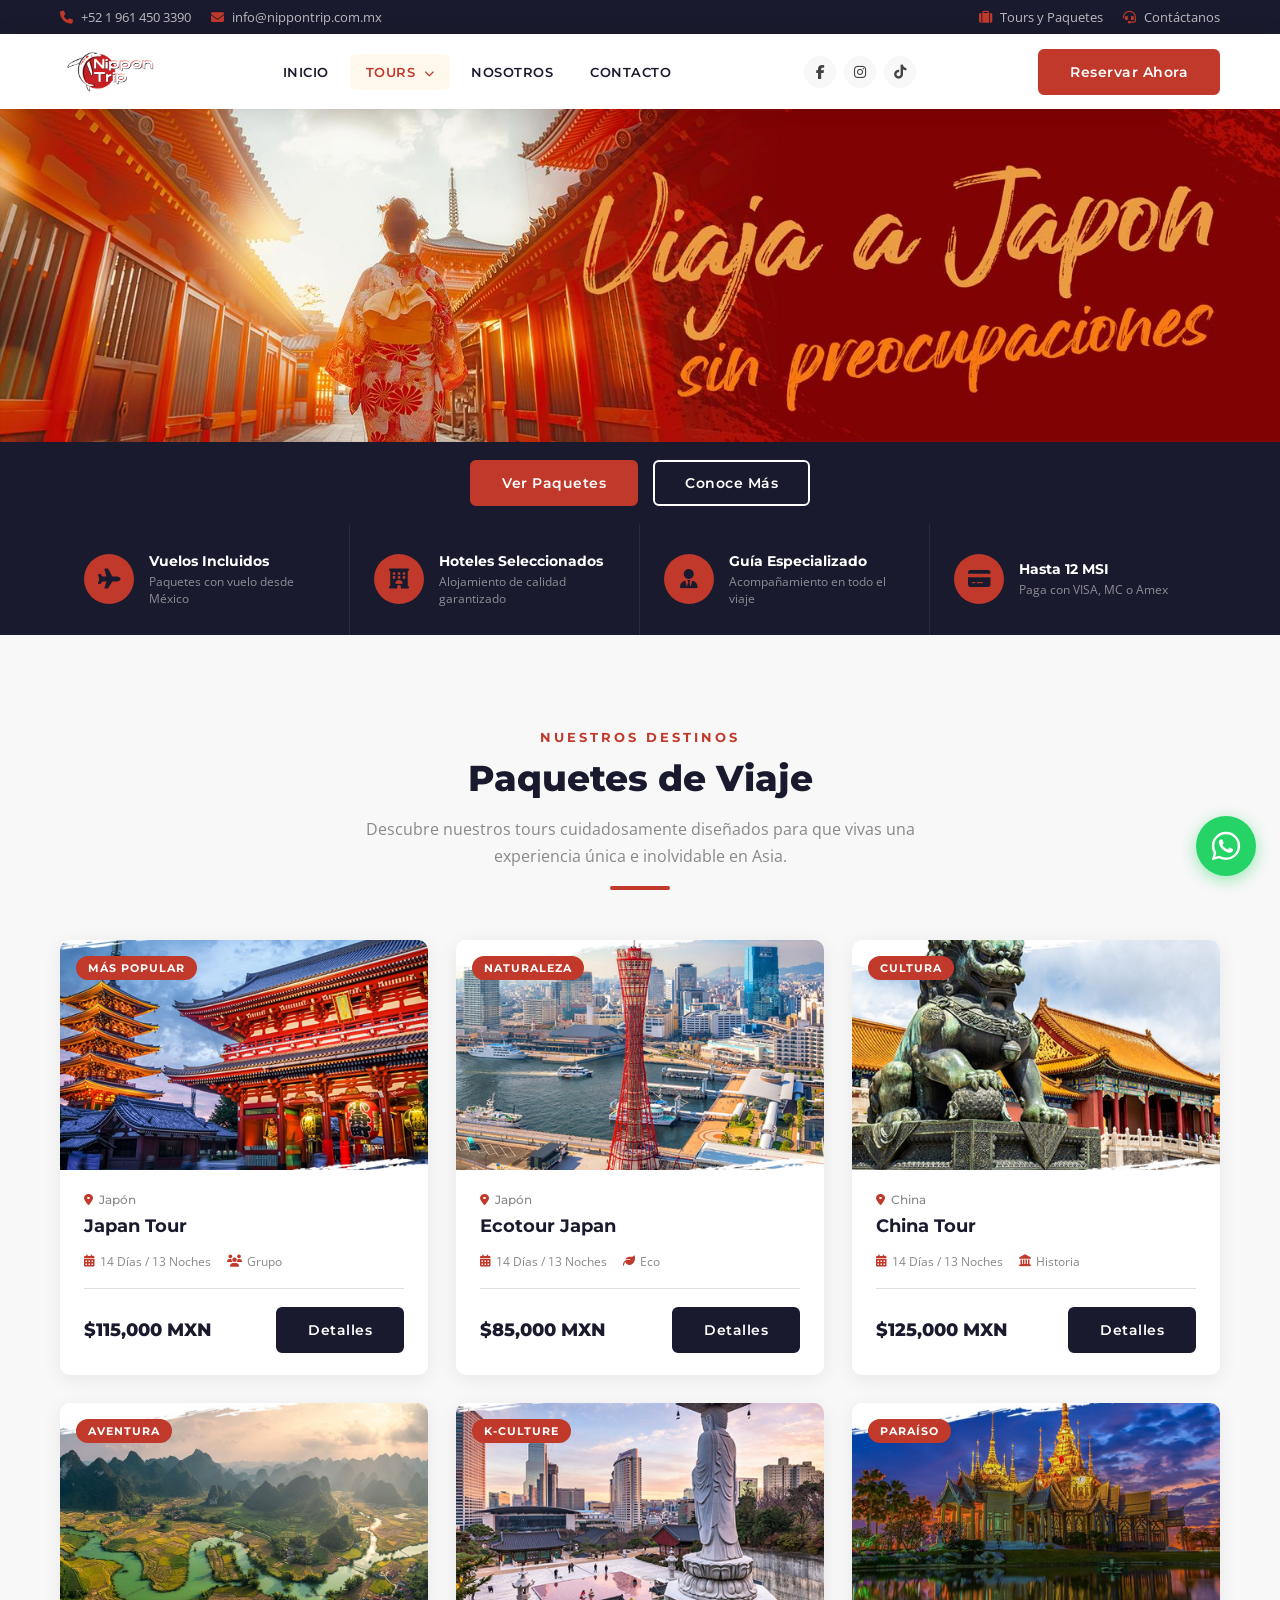
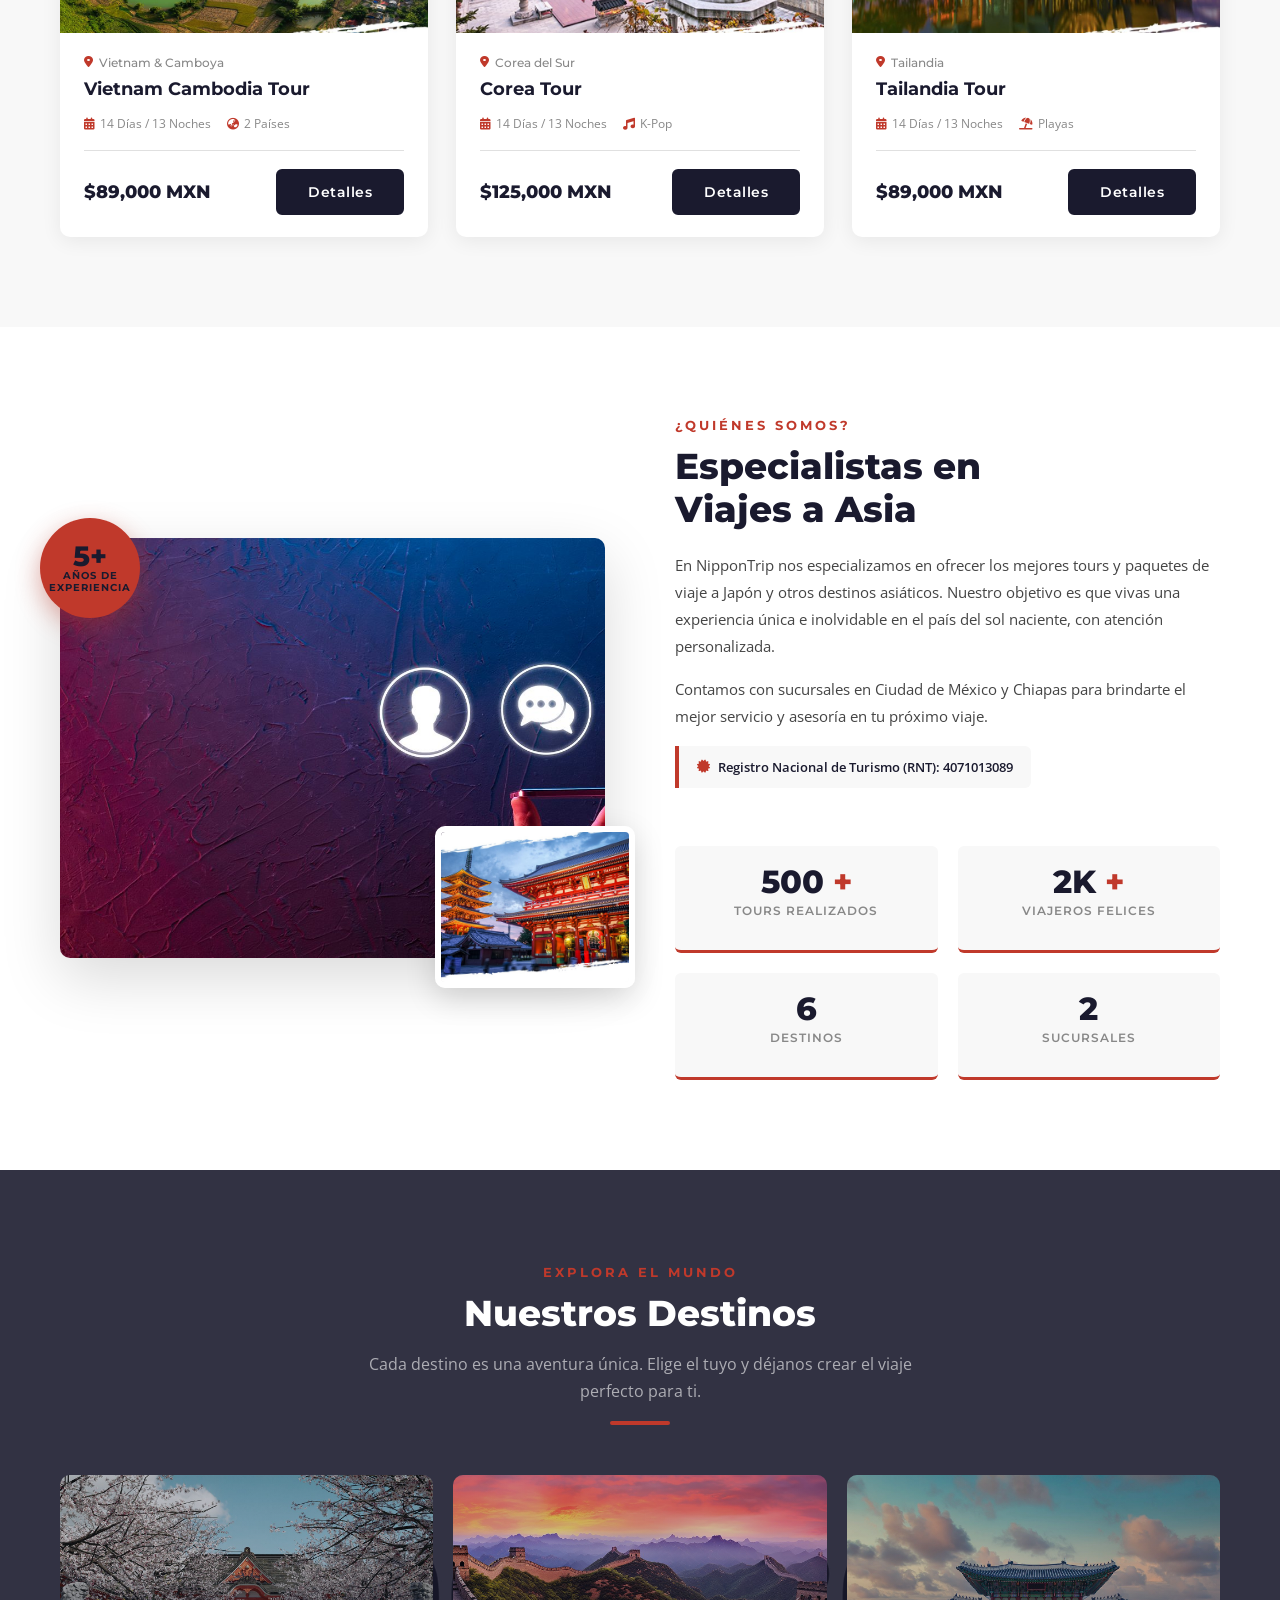
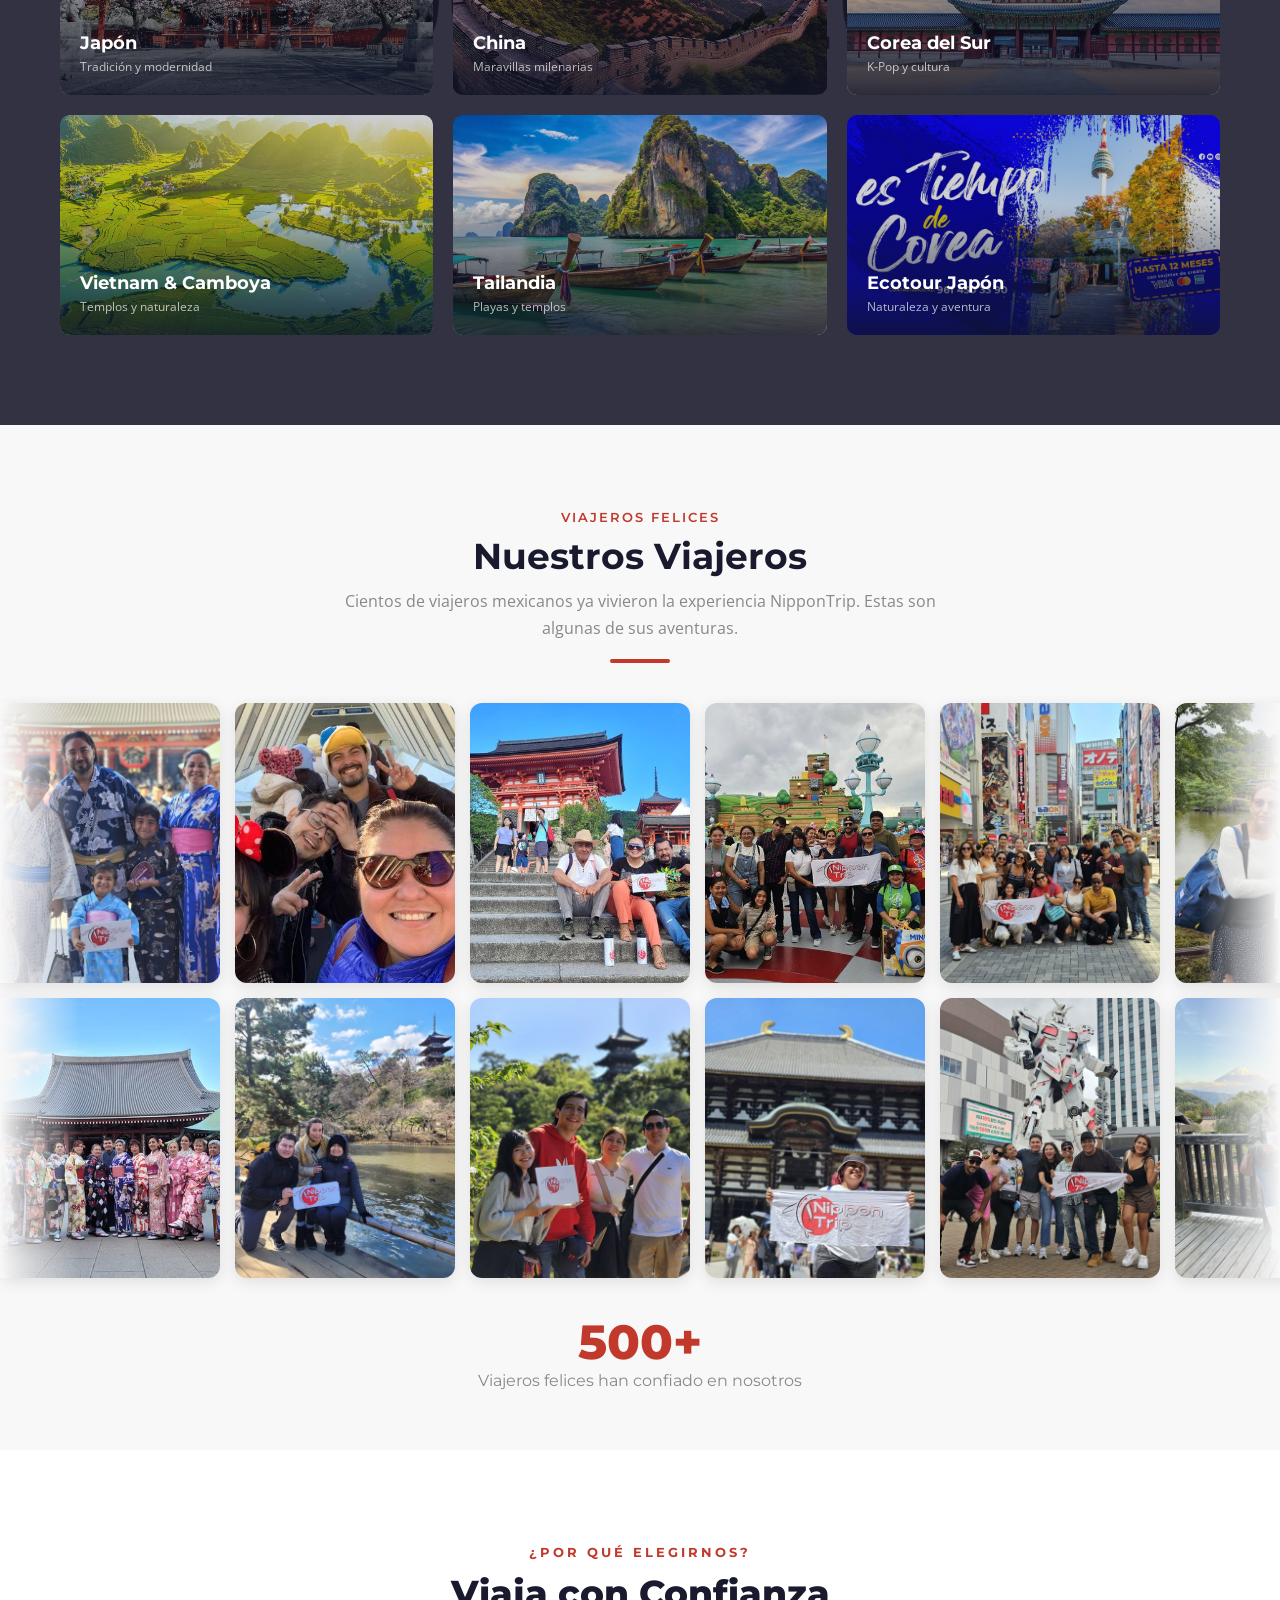
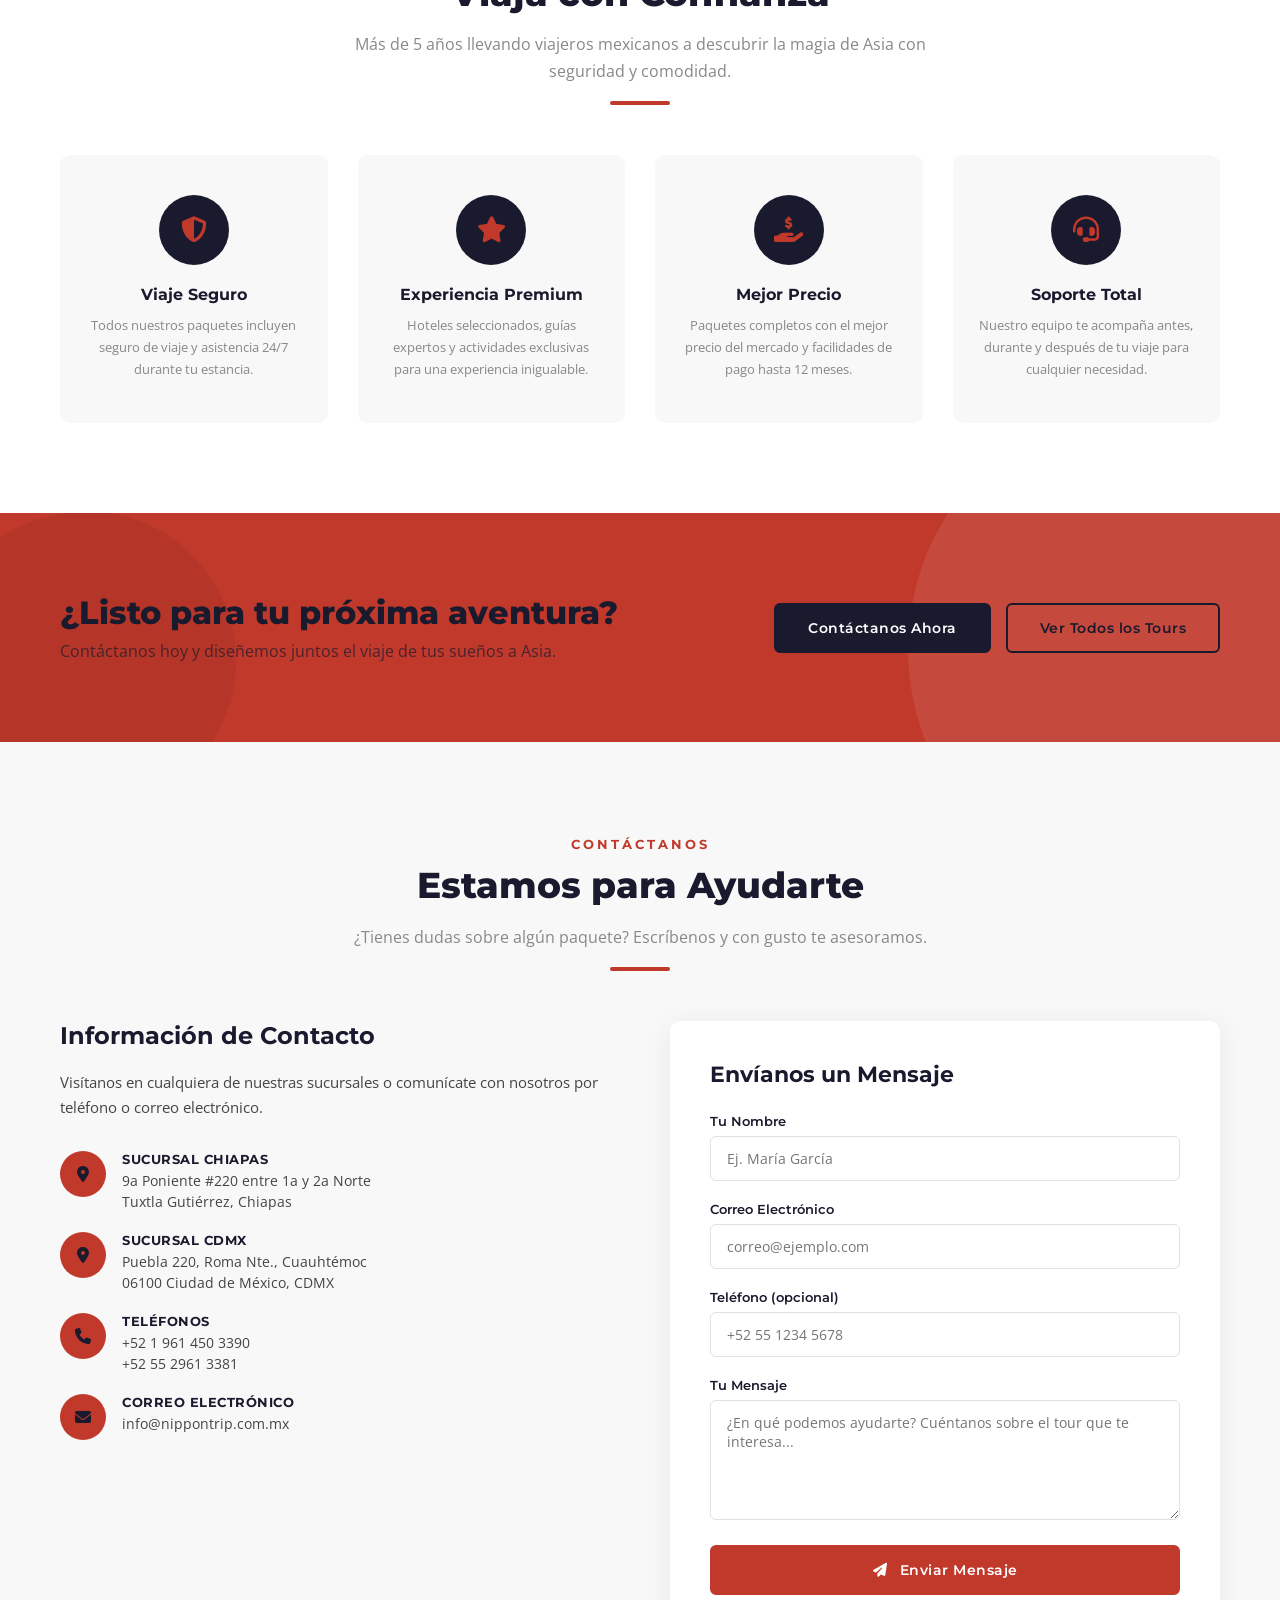
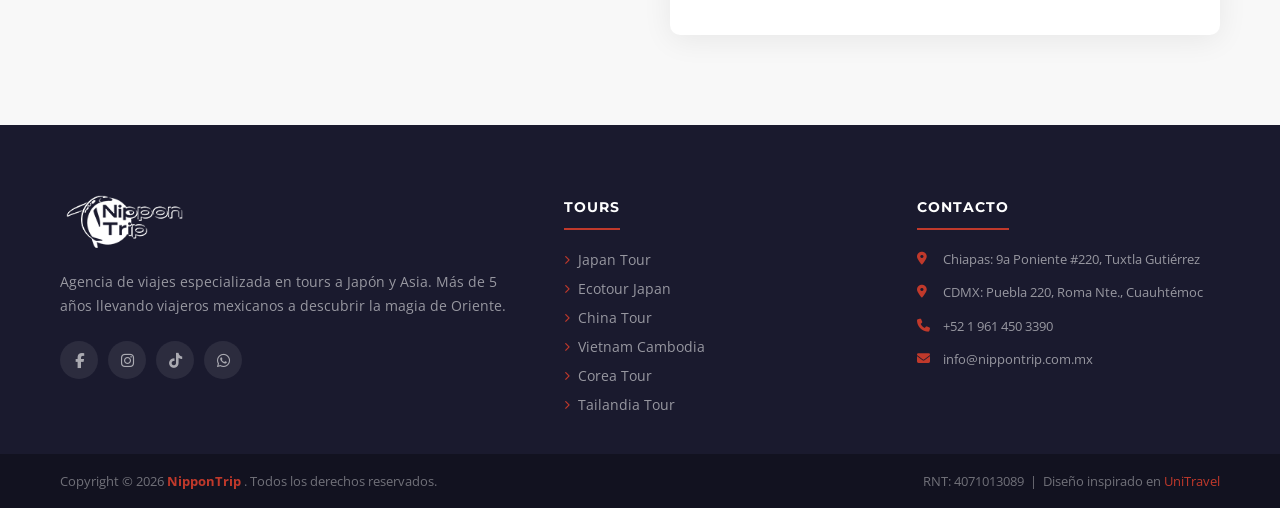
<file: index.html>
<!DOCTYPE html>

<html lang="es">
<head>
<meta charset="utf-8"/>
<meta content="width=device-width, initial-scale=1.0" name="viewport"/>
<meta content="Agencia de viajes mexicana especializada en tours a Japón, China, Corea del Sur, Vietnam, Camboya y Tailandia. Paquetes con vuelo, hotel y guía en español. ¡Reserva ahora!" name="description"/>
<title>
   NipponTrip | Agencia de Viajes a Japón y Asia desde México
  </title>
<!-- Google Fonts -->
<link href="https://fonts.googleapis.com" rel="preconnect"/>
<link crossorigin="" href="https://fonts.gstatic.com" rel="preconnect"/>
<link href="https://fonts.googleapis.com/css2?family=Montserrat:wght@300;400;500;600;700;800&amp;family=Open+Sans:wght@300;400;600&amp;display=swap" rel="stylesheet"/>
<!-- Font Awesome -->
<link href="https://cdnjs.cloudflare.com/ajax/libs/font-awesome/6.4.0/css/all.min.css" rel="stylesheet"/>
<link href="images/favicon.png" rel="icon" type="image/png"/>
<style>
   /* ============================================================
       RESET & BASE
    ============================================================ */
    *, *::before, *::after { box-sizing: border-box; margin: 0; padding: 0; }

    :root {
      --primary:    #c0392b;   /* rojo NipponTrip */
      --primary-dk: #a93226;
      --dark:       #1a1a2e;
      --dark2:      #16213e;
      --dark3:      #0f3460;
      --text:       #444;
      --text-light: #888;
      --white:      #ffffff;
      --light-bg:   #f8f8f8;
      --border:     #e0e0e0;
      --radius:     6px;
      --transition: all 0.35s ease;
    }

    html { scroll-behavior: smooth; }

    body {
      font-family: 'Open Sans', sans-serif;
      color: var(--text);
      background: var(--white);
      overflow-x: hidden;
    }

    a { text-decoration: none; color: inherit; }
    img { max-width: 100%; display: block; }
    ul { list-style: none; }

    .container {
      max-width: 1200px;
      margin: 0 auto;
      padding: 0 20px;
    }

    /* ============================================================
       BUTTONS
    ============================================================ */
    .btn {
      display: inline-block;
      padding: 12px 30px;
      border-radius: var(--radius);
      font-family: 'Montserrat', sans-serif;
      font-weight: 600;
      font-size: 14px;
      letter-spacing: 0.5px;
      cursor: pointer;
      transition: var(--transition);
      border: 2px solid transparent;
    }
    .btn-primary {
      background: var(--primary);
      color: #ffffff;
      border-color: var(--primary);
    }
    .btn-primary:hover {
      background: var(--primary-dk);
      border-color: var(--primary-dk);
      transform: translateY(-2px);
      box-shadow: 0 6px 20px rgba(192,57,43,0.4);
    }
    .btn-outline {
      background: transparent;
      color: var(--white);
      border-color: var(--white);
    }
    .btn-outline:hover {
      background: var(--white);
      color: var(--dark);
    }
    .btn-dark {
      background: var(--dark);
      color: var(--white);
      border-color: var(--dark);
    }
    .btn-dark:hover {
      background: var(--dark3);
      border-color: var(--dark3);
    }

    /* ============================================================
       SECTION HEADERS
    ============================================================ */
    .section-header {
      text-align: center;
      margin-bottom: 50px;
    }
    .section-header .label {
      display: inline-block;
      font-family: 'Montserrat', sans-serif;
      font-size: 13px;
      font-weight: 700;
      letter-spacing: 3px;
      text-transform: uppercase;
      color: var(--primary);
      margin-bottom: 12px;
    }
    .section-header h2 {
      font-family: 'Montserrat', sans-serif;
      font-size: 36px;
      font-weight: 800;
      color: var(--dark);
      line-height: 1.2;
      margin-bottom: 16px;
    }
    .section-header p {
      font-size: 16px;
      color: var(--text-light);
      max-width: 600px;
      margin: 0 auto;
      line-height: 1.7;
    }
    .section-header .divider {
      width: 60px;
      height: 4px;
      background: var(--primary);
      margin: 16px auto 0;
      border-radius: 2px;
    }

    /* ============================================================
       TOP BAR
    ============================================================ */
    .top-bar {
      background: var(--dark);
      padding: 8px 0;
      font-size: 13px;
      color: rgba(255,255,255,0.7);
    }
    .top-bar .container {
      display: flex;
      justify-content: space-between;
      align-items: center;
      flex-wrap: wrap;
      gap: 8px;
    }
    .top-bar a {
      color: rgba(255,255,255,0.7);
      transition: var(--transition);
    }
    .top-bar a:hover { color: var(--primary); }
    .top-bar .top-left, .top-bar .top-right {
      display: flex;
      align-items: center;
      gap: 20px;
    }
    .top-bar i { margin-right: 5px; color: var(--primary); }

    /* ============================================================
       NAVBAR
    ============================================================ */
    .navbar {
      position: sticky;
      top: 0;
      z-index: 1000;
      background: var(--white);
      box-shadow: 0 2px 20px rgba(0,0,0,0.1);
      transition: var(--transition);
    }
    .navbar.scrolled {
      background: rgba(255,255,255,0.97);
      backdrop-filter: blur(10px);
    }
    .navbar .container {
      display: flex;
      align-items: center;
      justify-content: space-between;
      height: 75px;
    }
    .navbar-logo img {
      height: 55px;
      width: auto;
    }
    .navbar-menu {
      display: flex;
      align-items: center;
      gap: 5px;
    }
    .navbar-menu > li {
      position: relative;
    }
    .navbar-menu > li > a {
      display: block;
      padding: 10px 16px;
      font-family: 'Montserrat', sans-serif;
      font-size: 13px;
      font-weight: 600;
      letter-spacing: 0.5px;
      text-transform: uppercase;
      color: var(--dark);
      border-radius: var(--radius);
      transition: var(--transition);
    }
    .navbar-menu > li > a:hover,
    .navbar-menu > li > a.active {
      color: var(--primary);
      background: rgba(232,160,32,0.08);
    }
    .navbar-menu > li > a i {
      font-size: 10px;
      margin-left: 4px;
    }

    /* Dropdown */
    .dropdown-menu {
      position: absolute;
      top: calc(100% + 10px);
      left: 0;
      background: var(--white);
      min-width: 220px;
      border-radius: var(--radius);
      box-shadow: 0 10px 40px rgba(0,0,0,0.15);
      opacity: 0;
      visibility: hidden;
      transform: translateY(10px);
      transition: var(--transition);
      border-top: 3px solid var(--primary);
      z-index: 100;
    }
    .navbar-menu > li:hover .dropdown-menu {
      opacity: 1;
      visibility: visible;
      transform: translateY(0);
    }
    .dropdown-menu li a {
      display: block;
      padding: 11px 20px;
      font-size: 13px;
      font-weight: 500;
      color: var(--text);
      transition: var(--transition);
      border-bottom: 1px solid var(--border);
    }
    .dropdown-menu li:last-child a { border-bottom: none; }
    .dropdown-menu li a:hover {
      color: var(--primary);
      background: var(--light-bg);
      padding-left: 26px;
    }

    
    /* Nav social icons */
    .nav-social { display: flex; align-items: center; gap: 8px; margin-left: 10px; }
    .nav-social a { width: 32px; height: 32px; border-radius: 50%; background: var(--light-bg); display: flex; align-items: center; justify-content: center; font-size: 14px; color: var(--text); transition: var(--transition); }
    .nav-social a:hover { background: var(--primary); color: #ffffff; }

    /* CTA button in nav */
    .navbar-cta {
      margin-left: 15px;
    }

    /* Mobile toggle */
    .navbar-toggle {
      display: none;
      background: none;
      border: none;
      cursor: pointer;
      padding: 5px;
      flex-direction: column;
      gap: 5px;
    }
    .navbar-toggle span {
      display: block;
      width: 25px;
      height: 2px;
      background: var(--dark);
      transition: var(--transition);
    }

    /* ============================================================
       HERO BANNER (imagen estática)
    ============================================================ */
    .hero {
      position: relative;
      overflow: hidden;
    }
    .hero-banner-img {
      width: 100%;
      display: block;
    }
    .hero-btns-bar {
      background: var(--dark);
      padding: 18px 0;
      text-align: center;
    }
    .hero-btns-bar .hero-btns {
      display: flex;
      gap: 15px;
      justify-content: center;
      flex-wrap: wrap;
    }

    @keyframes fadeInUp {
      from { opacity: 0; transform: translateY(30px); }
      to   { opacity: 1; transform: translateY(0); }
    }

    /* ============================================================
       FEATURES STRIP
    ============================================================ */
    .features-strip {
      background: var(--dark);
      padding: 0;
    }
    .features-strip .container {
      display: grid;
      grid-template-columns: repeat(4, 1fr);
    }
    .feature-item {
      display: flex;
      align-items: center;
      gap: 15px;
      padding: 28px 24px;
      border-right: 1px solid rgba(255,255,255,0.08);
      transition: var(--transition);
    }
    .feature-item:last-child { border-right: none; }
    .feature-item:hover { background: rgba(255,255,255,0.04); }
    .feature-item .icon {
      width: 50px;
      height: 50px;
      background: var(--primary);
      border-radius: 50%;
      display: flex;
      align-items: center;
      justify-content: center;
      flex-shrink: 0;
      font-size: 20px;
      color: var(--dark);
    }
    .feature-item .text h4 {
      font-family: 'Montserrat', sans-serif;
      font-size: 14px;
      font-weight: 700;
      color: var(--white);
      margin-bottom: 3px;
    }
    .feature-item .text p {
      font-size: 12px;
      color: rgba(255,255,255,0.5);
    }

    /* ============================================================
       TOURS SECTION
    ============================================================ */
    .tours-section {
      padding: 90px 0;
      background: var(--light-bg);
    }

    .tours-grid {
      display: grid;
      grid-template-columns: repeat(3, 1fr);
      gap: 28px;
    }

    .tour-card {
      background: var(--white);
      border-radius: 10px;
      overflow: hidden;
      box-shadow: 0 4px 20px rgba(0,0,0,0.07);
      transition: var(--transition);
    }
    .tour-card:hover {
      transform: translateY(-8px);
      box-shadow: 0 15px 40px rgba(0,0,0,0.15);
    }
    .tour-card-img {
      position: relative;
      overflow: hidden;
      height: 230px;
    }
    .tour-card-img img {
      width: 100%;
      height: 100%;
      object-fit: cover;
      transition: transform 0.6s ease;
    }
    .tour-card:hover .tour-card-img img {
      transform: scale(1.08);
    }
    .tour-card-img .overlay {
      position: absolute;
      inset: 0;
      background: linear-gradient(to top, rgba(15,20,40,0.7) 0%, transparent 60%);
      opacity: 0;
      transition: var(--transition);
    }
    .tour-card:hover .tour-card-img .overlay { opacity: 1; }
    .tour-card-img .tag {
      position: absolute;
      top: 16px;
      left: 16px;
      background: var(--primary);
      color: #ffffff;
      font-family: 'Montserrat', sans-serif;
      font-size: 11px;
      font-weight: 700;
      letter-spacing: 1px;
      text-transform: uppercase;
      padding: 5px 12px;
      border-radius: 30px;
    }
    .tour-card-img .view-btn {
      display: none;
    }
    .tour-card:hover .tour-card-img .view-btn {
      display: none;
    }

    .tour-card-body {
      padding: 22px 24px;
    }
    .tour-card-body .location {
      display: flex;
      align-items: center;
      gap: 6px;
      font-size: 12px;
      color: var(--text-light);
      margin-bottom: 8px;
      font-family: 'Montserrat', sans-serif;
      font-weight: 500;
    }
    .tour-card-body .location i { color: var(--primary); }
    .tour-card-body h3 {
      font-family: 'Montserrat', sans-serif;
      font-size: 18px;
      font-weight: 700;
      color: var(--dark);
      margin-bottom: 14px;
      line-height: 1.3;
    }
    .tour-card-body h3 a { color: inherit; transition: var(--transition); }
    .tour-card-body h3 a:hover { color: var(--primary); }

    .tour-meta {
      display: flex;
      gap: 16px;
      margin-bottom: 18px;
      padding-bottom: 18px;
      border-bottom: 1px solid var(--border);
    }
    .tour-meta span {
      display: flex;
      align-items: center;
      gap: 5px;
      font-size: 12px;
      color: var(--text-light);
    }
    .tour-meta span i { color: var(--primary); }

    .tour-card-footer {
      display: flex;
      align-items: center;
      justify-content: space-between;
    }
    .tour-price {
      font-family: 'Montserrat', sans-serif;
    }
    .tour-price .label {
      font-size: 11px;
      color: var(--text-light);
      display: block;
      margin-bottom: 2px;
    }
    .tour-price .amount {
      font-size: 18px;
      font-weight: 800;
      color: #1a1a2e;
    }

    /* ============================================================
       ABOUT SECTION
    ============================================================ */
    .about-section {
      padding: 90px 0;
      background: var(--white);
    }
    .about-grid {
      display: grid;
      grid-template-columns: 1fr 1fr;
      gap: 70px;
      align-items: center;
    }
    .about-images {
      position: relative;
    }
    .about-images .img-main {
      border-radius: 10px;
      overflow: hidden;
      box-shadow: 0 20px 60px rgba(0,0,0,0.15);
    }
    .about-images .img-main img {
      width: 100%;
      height: 420px;
      object-fit: cover;
    }
    .about-images .img-accent {
      position: absolute;
      bottom: -30px;
      right: -30px;
      width: 200px;
      border-radius: 10px;
      overflow: hidden;
      border: 6px solid var(--white);
      box-shadow: 0 10px 30px rgba(0,0,0,0.15);
    }
    .about-images .img-accent img {
      width: 100%;
      height: 150px;
      object-fit: cover;
    }
    .about-images .badge-years {
      position: absolute;
      top: -20px;
      left: -20px;
      width: 100px;
      height: 100px;
      background: var(--primary);
      border-radius: 50%;
      display: flex;
      flex-direction: column;
      align-items: center;
      justify-content: center;
      color: var(--dark);
      font-family: 'Montserrat', sans-serif;
      box-shadow: 0 8px 25px rgba(192,57,43,0.4);
    }
    .about-images .badge-years .num {
      font-size: 28px;
      font-weight: 800;
      line-height: 1;
    }
    .about-images .badge-years .text {
      font-size: 10px;
      font-weight: 700;
      letter-spacing: 1px;
      text-transform: uppercase;
      text-align: center;
      line-height: 1.2;
    }

    .about-content .label {
      font-family: 'Montserrat', sans-serif;
      font-size: 13px;
      font-weight: 700;
      letter-spacing: 3px;
      text-transform: uppercase;
      color: var(--primary);
      margin-bottom: 12px;
      display: block;
    }
    .about-content h2 {
      font-family: 'Montserrat', sans-serif;
      font-size: 36px;
      font-weight: 800;
      color: var(--dark);
      line-height: 1.2;
      margin-bottom: 20px;
    }
    .about-content p {
      font-size: 15px;
      line-height: 1.8;
      color: var(--text);
      margin-bottom: 16px;
    }
    .about-content .rnt {
      display: inline-flex;
      align-items: center;
      gap: 8px;
      background: var(--light-bg);
      border-left: 4px solid var(--primary);
      padding: 12px 18px;
      border-radius: 0 var(--radius) var(--radius) 0;
      font-size: 13px;
      font-weight: 600;
      color: var(--dark);
      margin-bottom: 28px;
    }
    .about-content .rnt i { color: var(--primary); }

    .stats-row {
      display: grid;
      grid-template-columns: repeat(2, 1fr);
      gap: 20px;
      margin-top: 30px;
    }
    .stat-item {
      text-align: center;
      padding: 20px;
      border-radius: var(--radius);
      background: var(--light-bg);
      border-bottom: 3px solid var(--primary);
    }
    .stat-item .num {
      font-family: 'Montserrat', sans-serif;
      font-size: 32px;
      font-weight: 800;
      color: var(--dark);
      line-height: 1;
      margin-bottom: 5px;
    }
    .stat-item .num span { color: var(--primary); }
    .stat-item .label {
      font-size: 12px;
      color: var(--text-light);
      font-weight: 600;
      letter-spacing: 1px;
      text-transform: uppercase;
    }

    /* ============================================================
       DESTINATIONS BANNER
    ============================================================ */
    .destinations-banner {
      padding: 90px 0;
      background: var(--dark);
      position: relative;
      overflow: hidden;
    }
    .destinations-banner::before {
      content: '';
      position: absolute;
      inset: 0;
      background: url('images/background/bg1.jpg') center/cover no-repeat;
      opacity: 0.15;
    }
    .destinations-banner .container { position: relative; z-index: 1; }
    .destinations-banner .section-header h2 { color: var(--white); }
    .destinations-banner .section-header p { color: rgba(255,255,255,0.6); }

    .destinations-grid {
      display: grid;
      grid-template-columns: repeat(3, 1fr);
      gap: 20px;
    }
    .destination-card {
      position: relative;
      border-radius: 10px;
      overflow: hidden;
      height: 220px;
      cursor: pointer;
    }
    .destination-card img {
      width: 100%;
      height: 100%;
      object-fit: cover;
      transition: transform 0.6s ease;
    }
    .destination-card:hover img { transform: scale(1.1); }
    .destination-card .dest-overlay {
      position: absolute;
      inset: 0;
      background: linear-gradient(to top, rgba(15,20,40,0.85) 0%, rgba(15,20,40,0.2) 60%);
      transition: var(--transition);
    }
    .destination-card:hover .dest-overlay {
      background: linear-gradient(to top, rgba(232,160,32,0.7) 0%, rgba(15,20,40,0.3) 60%);
    }
    .destination-card .dest-info {
      position: absolute;
      bottom: 0;
      left: 0;
      right: 0;
      padding: 20px;
      color: var(--white);
    }
    .destination-card .dest-info h3 {
      font-family: 'Montserrat', sans-serif;
      font-size: 18px;
      font-weight: 700;
      margin-bottom: 4px;
    }
    .destination-card .dest-info p {
      font-size: 12px;
      color: rgba(255,255,255,0.7);
    }
    .destination-card .dest-info .arrow {
      position: absolute;
      right: 20px;
      bottom: 20px;
      width: 36px;
      height: 36px;
      background: var(--primary);
      border-radius: 50%;
      display: flex;
      align-items: center;
      justify-content: center;
      color: var(--dark);
      font-size: 14px;
      opacity: 0;
      transform: translateX(-10px);
      transition: var(--transition);
    }
    .destination-card:hover .dest-info .arrow {
      opacity: 1;
      transform: translateX(0);
    }

    /* ============================================================
       WHY US SECTION
    ============================================================ */
    .why-section {
      padding: 90px 0;
      background: var(--white);
    }
    .why-grid {
      display: grid;
      grid-template-columns: repeat(4, 1fr);
      gap: 30px;
    }
    .why-card {
      text-align: center;
      padding: 40px 24px;
      border-radius: 10px;
      background: var(--light-bg);
      transition: var(--transition);
      border-bottom: 3px solid transparent;
    }
    .why-card:hover {
      background: var(--white);
      box-shadow: 0 10px 40px rgba(0,0,0,0.1);
      border-bottom-color: var(--primary);
      transform: translateY(-5px);
    }
    .why-card .icon {
      width: 70px;
      height: 70px;
      background: var(--dark);
      border-radius: 50%;
      display: flex;
      align-items: center;
      justify-content: center;
      margin: 0 auto 20px;
      font-size: 26px;
      color: var(--primary);
      transition: var(--transition);
    }
    .why-card:hover .icon {
      background: var(--primary);
      color: #ffffff;
    }
    .why-card h4 {
      font-family: 'Montserrat', sans-serif;
      font-size: 16px;
      font-weight: 700;
      color: var(--dark);
      margin-bottom: 10px;
    }
    .why-card p {
      font-size: 13px;
      color: var(--text-light);
      line-height: 1.7;
    }

    /* ============================================================
       CTA BANNER
    ============================================================ */
    .cta-banner {
      padding: 80px 0;
      background: var(--primary);
      position: relative;
      overflow: hidden;
    }
    .cta-banner::before {
      content: '';
      position: absolute;
      top: -50%;
      right: -10%;
      width: 500px;
      height: 500px;
      border-radius: 50%;
      background: rgba(255,255,255,0.08);
    }
    .cta-banner::after {
      content: '';
      position: absolute;
      bottom: -30%;
      left: -5%;
      width: 300px;
      height: 300px;
      border-radius: 50%;
      background: rgba(0,0,0,0.06);
    }
    .cta-banner .container {
      position: relative;
      z-index: 1;
      display: flex;
      align-items: center;
      justify-content: space-between;
      flex-wrap: wrap;
      gap: 30px;
    }
    .cta-banner .cta-text h2 {
      font-family: 'Montserrat', sans-serif;
      font-size: 32px;
      font-weight: 800;
      color: var(--dark);
      margin-bottom: 8px;
    }
    .cta-banner .cta-text p {
      font-size: 16px;
      color: rgba(26,26,46,0.7);
    }
    .cta-banner .cta-actions {
      display: flex;
      gap: 15px;
      flex-wrap: wrap;
    }
    .btn-cta-dark {
      background: var(--dark);
      color: var(--white);
      border-color: var(--dark);
      padding: 14px 32px;
    }
    .btn-cta-dark:hover {
      background: var(--dark3);
      border-color: var(--dark3);
    }
    .btn-cta-outline {
      background: transparent;
      color: var(--dark);
      border-color: var(--dark);
      padding: 14px 32px;
    }
    .btn-cta-outline:hover {
      background: var(--dark);
      color: var(--white);
    }

    /* ============================================================
       CONTACT SECTION
    ============================================================ */
    .contact-section {
      padding: 90px 0;
      background: var(--light-bg);
    }
    .contact-grid {
      display: grid;
      grid-template-columns: 1fr 1fr;
      gap: 60px;
    }
    .contact-info h3 {
      font-family: 'Montserrat', sans-serif;
      font-size: 24px;
      font-weight: 700;
      color: var(--dark);
      margin-bottom: 20px;
    }
    .contact-info p {
      font-size: 15px;
      color: var(--text);
      line-height: 1.7;
      margin-bottom: 30px;
    }
    .contact-items { display: flex; flex-direction: column; gap: 20px; }
    .contact-item {
      display: flex;
      gap: 16px;
      align-items: flex-start;
    }
    .contact-item .icon {
      width: 46px;
      height: 46px;
      background: var(--primary);
      border-radius: 50%;
      display: flex;
      align-items: center;
      justify-content: center;
      color: var(--dark);
      font-size: 16px;
      flex-shrink: 0;
    }
    .contact-item .info h5 {
      font-family: 'Montserrat', sans-serif;
      font-size: 13px;
      font-weight: 700;
      color: var(--dark);
      margin-bottom: 3px;
      text-transform: uppercase;
      letter-spacing: 0.5px;
    }
    .contact-item .info p {
      font-size: 14px;
      color: var(--text);
      margin: 0;
      line-height: 1.5;
    }
    .contact-item .info a { color: var(--text); transition: var(--transition); }
    .contact-item .info a:hover { color: var(--primary); }

    .contact-form {
      background: var(--white);
      padding: 40px;
      border-radius: 10px;
      box-shadow: 0 5px 30px rgba(0,0,0,0.07);
    }
    .contact-form h3 {
      font-family: 'Montserrat', sans-serif;
      font-size: 22px;
      font-weight: 700;
      color: var(--dark);
      margin-bottom: 25px;
    }
    .form-group { margin-bottom: 20px; }
    .form-group label {
      display: block;
      font-size: 13px;
      font-weight: 600;
      color: var(--dark);
      margin-bottom: 7px;
      font-family: 'Montserrat', sans-serif;
    }
    .form-control {
      width: 100%;
      padding: 12px 16px;
      border: 1px solid var(--border);
      border-radius: var(--radius);
      font-size: 14px;
      font-family: 'Open Sans', sans-serif;
      color: var(--text);
      background: var(--white);
      transition: var(--transition);
      outline: none;
    }
    .form-control:focus {
      border-color: var(--primary);
      box-shadow: 0 0 0 3px rgba(232,160,32,0.15);
    }
    textarea.form-control { resize: vertical; min-height: 120px; }

    /* ============================================================
       FOOTER
    ============================================================ */
    .footer {
      background: var(--dark);
      color: rgba(255,255,255,0.7);
    }
    .footer-top {
      padding: 70px 0 40px;
    }
    .footer-grid {
      display: grid;
      grid-template-columns: 1.5fr 1fr 1fr;
      gap: 50px;
    }
    .footer-brand img {
      height: 55px;
      margin-bottom: 20px;
      filter: brightness(0) invert(1);
    }
    .footer-brand p {
      font-size: 14px;
      line-height: 1.7;
      margin-bottom: 24px;
      color: rgba(255,255,255,0.55);
    }
    .social-links {
      display: flex;
      gap: 10px;
    }
    .social-links a {
      width: 38px;
      height: 38px;
      background: rgba(255,255,255,0.08);
      border-radius: 50%;
      display: flex;
      align-items: center;
      justify-content: center;
      color: rgba(255,255,255,0.6);
      font-size: 15px;
      transition: var(--transition);
    }
    .social-links a:hover {
      background: var(--primary);
      color: #ffffff;
    }

    .footer-col h4 {
      font-family: 'Montserrat', sans-serif;
      font-size: 14px;
      font-weight: 700;
      color: var(--white);
      letter-spacing: 1px;
      text-transform: uppercase;
      margin-bottom: 20px;
      padding-bottom: 12px;
      border-bottom: 2px solid var(--primary);
      display: inline-block;
    }
    .footer-links { display: flex; flex-direction: column; gap: 10px; }
    .footer-links a {
      font-size: 14px;
      color: rgba(255,255,255,0.55);
      transition: var(--transition);
      display: flex;
      align-items: center;
      gap: 8px;
    }
    .footer-links a::before {
      content: '\f054';
      font-family: 'Font Awesome 6 Free';
      font-weight: 900;
      font-size: 9px;
      color: var(--primary);
    }
    .footer-links a:hover {
      color: var(--primary);
      padding-left: 5px;
    }

    .footer-contact-list { display: flex; flex-direction: column; gap: 14px; }
    .footer-contact-list li {
      display: flex;
      gap: 12px;
      align-items: flex-start;
      font-size: 13px;
      color: rgba(255,255,255,0.55);
      line-height: 1.5;
    }
    .footer-contact-list li i {
      color: var(--primary);
      margin-top: 2px;
      flex-shrink: 0;
      width: 14px;
    }

    .footer-bottom {
      background: rgba(0,0,0,0.3);
      padding: 18px 0;
    }
    .footer-bottom .container {
      display: flex;
      justify-content: space-between;
      align-items: center;
      flex-wrap: wrap;
      gap: 10px;
    }
    .footer-bottom p {
      font-size: 13px;
      color: rgba(255,255,255,0.4);
    }
    .footer-bottom p a {
      color: var(--primary);
    }

    /* ============================================================
       SCROLL TO TOP
    ============================================================ */
    .scroll-top {
      position: fixed;
      bottom: 30px;
      right: 30px;
      width: 46px;
      height: 46px;
      background: var(--primary);
      color: #ffffff;
      border: none;
      border-radius: 50%;
      display: flex;
      align-items: center;
      justify-content: center;
      font-size: 16px;
      cursor: pointer;
      opacity: 0;
      visibility: hidden;
      transition: var(--transition);
      box-shadow: 0 4px 15px rgba(192,57,43,0.4);
      z-index: 999;
    }
    .scroll-top.visible {
      opacity: 1;
      visibility: visible;
    }
    .scroll-top:hover {
      background: var(--primary-dk);
      transform: translateY(-3px);
    }

    /* ============================================================
       RESPONSIVE
    ============================================================ */
    @media (max-width: 1024px) {
      .features-strip .container { grid-template-columns: repeat(2, 1fr); }
      .tours-grid { grid-template-columns: repeat(2, 1fr); }
      .why-grid { grid-template-columns: repeat(2, 1fr); }
      .about-grid { grid-template-columns: 1fr; gap: 40px; }
      .about-images .img-accent { right: 10px; }
      .about-images .badge-years { left: 10px; }
      .destinations-grid { grid-template-columns: repeat(2, 1fr); }
      .footer-grid { grid-template-columns: 1fr 1fr; }
    }

    @media (max-width: 768px) {
      .top-bar { display: none; }
      .navbar-menu { display: none; flex-direction: column; position: absolute; top: 75px; left: 0; right: 0; background: var(--white); padding: 20px; box-shadow: 0 10px 30px rgba(0,0,0,0.1); gap: 0; }
      .navbar-menu.open { display: flex; }
      .navbar-menu > li > a { padding: 12px 16px; border-bottom: 1px solid var(--border); }
      .dropdown-menu { position: static; opacity: 1; visibility: visible; transform: none; box-shadow: none; border-top: none; border-left: 3px solid var(--primary); margin-left: 16px; }
      .navbar-toggle { display: flex; }
      .navbar-cta { display: none; }
      .nav-social { display: none; }
      .navbar .container { position: relative; }

      .hero-banner-img { width: 100%; height: auto; }
      .hero-btns-bar { padding: 12px 0; }
      .hero-btns-bar .hero-btns .btn { flex: 1; text-align: center; padding: 12px 15px; font-size: 13px; }

      .features-strip .container { grid-template-columns: 1fr 1fr; }
      .tours-grid { grid-template-columns: 1fr; }
      .why-grid { grid-template-columns: 1fr 1fr; }
      .destinations-grid { grid-template-columns: 1fr; }
      .contact-grid { grid-template-columns: 1fr; }
      .footer-grid { grid-template-columns: 1fr; }
      .cta-banner .container { flex-direction: column; text-align: center; }
      .section-header h2 { font-size: 28px; }
    }

    @media (max-width: 480px) {
      .features-strip .container { grid-template-columns: 1fr; }
      .why-grid { grid-template-columns: 1fr; }
      .hero-text .hero-btns .btn { font-size: 12px; padding: 10px 12px; }
      .stats-row { grid-template-columns: 1fr 1fr; }
      .contact-form { padding: 25px; }
    }

    /* ============================================================
       TRAVELERS GALLERY - Marquee
    ============================================================ */
    .travelers-section {
      padding: 80px 0 60px;
      background: var(--light-bg);
      overflow: hidden;
    }
    .travelers-section .section-header {
      text-align: center;
      margin-bottom: 40px;
    }
    .travelers-section .section-header .label {
      display: inline-block;
      font-family: 'Montserrat', sans-serif;
      font-weight: 600;
      font-size: 13px;
      letter-spacing: 2px;
      text-transform: uppercase;
      color: var(--primary);
      margin-bottom: 10px;
    }
    .travelers-section .section-header h2 {
      font-family: 'Montserrat', sans-serif;
      font-size: 36px;
      font-weight: 700;
      color: var(--dark);
      margin-bottom: 10px;
    }
    .travelers-section .section-header p {
      color: var(--text-light);
      max-width: 600px;
      margin: 0 auto;
    }
    .marquee-wrapper {
      position: relative;
      width: 100%;
    }
    .marquee-wrapper::before,
    .marquee-wrapper::after {
      content: '';
      position: absolute;
      top: 0;
      bottom: 0;
      width: 80px;
      z-index: 2;
      pointer-events: none;
    }
    .marquee-wrapper::before {
      left: 0;
      background: linear-gradient(to right, var(--light-bg), transparent);
    }
    .marquee-wrapper::after {
      right: 0;
      background: linear-gradient(to left, var(--light-bg), transparent);
    }
    .marquee-track {
      display: flex;
      gap: 15px;
      animation: marqueeScroll 60s linear infinite;
      width: max-content;
    }
    .marquee-track:hover {
      animation-play-state: paused;
    }
    .marquee-row-reverse .marquee-track {
      animation: marqueeScrollReverse 55s linear infinite;
    }
    .marquee-row-reverse .marquee-track:hover {
      animation-play-state: paused;
    }
    .marquee-item {
      flex-shrink: 0;
      width: 220px;
      height: 280px;
      border-radius: 12px;
      overflow: hidden;
      box-shadow: 0 4px 15px rgba(0,0,0,0.1);
      transition: transform 0.3s ease, box-shadow 0.3s ease;
    }
    .marquee-item:hover {
      transform: scale(1.05);
      box-shadow: 0 8px 25px rgba(0,0,0,0.2);
    }
    .marquee-item img {
      width: 100%;
      height: 100%;
      object-fit: cover;
    }
    .marquee-rows {
      display: flex;
      flex-direction: column;
      gap: 15px;
    }
    @keyframes marqueeScroll {
      0% { transform: translateX(0); }
      100% { transform: translateX(-50%); }
    }
    @keyframes marqueeScrollReverse {
      0% { transform: translateX(-50%); }
      100% { transform: translateX(0); }
    }
    .travelers-counter {
      text-align: center;
      margin-top: 40px;
      font-family: 'Montserrat', sans-serif;
    }
    .travelers-counter .big-num {
      font-size: 48px;
      font-weight: 800;
      color: var(--primary);
      line-height: 1;
    }
    .travelers-counter .counter-label {
      font-size: 16px;
      color: var(--text-light);
      margin-top: 5px;
    }
    @media (max-width: 768px) {
      .marquee-item { width: 160px; height: 200px; }
      .travelers-section { padding: 50px 0 40px; }
      .travelers-section .section-header h2 { font-size: 28px; }
      .travelers-counter .big-num { font-size: 36px; }
    }
    @media (max-width: 480px) {
      .marquee-item { width: 130px; height: 170px; }
    }
  </style>
<link href="https://nippontrip.com.mx" rel="canonical"/>
<meta content="es_MX" property="og:locale"/>
<meta content="website" property="og:type"/>
<meta content="NipponTrip | Agencia de Viajes a Japón y Asia desde México" property="og:title"/>
<meta content="Agencia de viajes mexicana especializada en tours a Japón, China, Corea del Sur, Vietnam, Camboya y Tailandia. Paquetes con vuelo, hotel y guía en español. ¡Reserva ahora!" property="og:description"/>
<meta content="https://nippontrip.com.mx" property="og:url"/>
<meta content="NipponTrip" property="og:site_name"/>
<meta content="https://nippontrip.com.mx/images/banner/banner-principal.jpg" property="og:image"/>
<meta content="1200" property="og:image:width"/>
<meta content="630" property="og:image:height"/>
<meta content="summary_large_image" name="twitter:card"/>
<meta content="NipponTrip | Agencia de Viajes a Japón y Asia desde México" name="twitter:title"/>
<meta content="Agencia de viajes mexicana especializada en tours a Japón, China, Corea del Sur, Vietnam, Camboya y Tailandia. Paquetes con vuelo, hotel y guía en español. ¡Reserva ahora!" name="twitter:description"/>
<meta content="https://nippontrip.com.mx/images/banner/banner-principal.jpg" name="twitter:image"/>
<script type="application/ld+json">
   {
    "@context": "https://schema.org",
    "@type": "TravelAgency",
    "name": "NipponTrip - Agencia de Viajes",
    "description": "NipponTrip - Agencia de viajes especializada en tours a Japón, China, Corea, Vietnam, Camboya y Tailandia.",
    "url": "https://nippontrip.com.mx",
    "image": "https://nippontrip.com.mx/images/banner/banner-principal.jpg"
,
    "telephone": "+52-55-2961-3381",
    "address": [
      {
        "@type": "PostalAddress",
        "streetAddress": "Puebla 220, Roma Norte",
        "addressLocality": "Cuauhtémoc",
        "addressRegion": "CDMX",
        "addressCountry": "MX"
      },
      {
        "@type": "PostalAddress",
        "streetAddress": "9a Poniente #220",
        "addressLocality": "Tuxtla Gutiérrez",
        "addressRegion": "Chiapas",
        "addressCountry": "MX"
      }
    ]
  }
  </script>
</head>
<body>
<!-- ============================================================
       TOP BAR
  ============================================================ -->
<div class="top-bar">
<div class="container">
<div class="top-left">
<span>
<i class="fas fa-phone">
</i>
      +52 1 961 450 3390
     </span>
<span>
<i class="fas fa-envelope">
</i>
      info@nippontrip.com.mx
     </span>
</div>
<div class="top-right">
<a href="packages.html">
<i class="fas fa-suitcase">
</i>
      Tours y Paquetes
     </a>
<a href="contact.html">
<i class="fas fa-headset">
</i>
      Contáctanos
     </a>
</div>
</div>
</div>
<!-- ============================================================
       NAVBAR
  ============================================================ -->
<nav class="navbar" id="navbar">
<div class="container">
<a class="navbar-logo" href="index.html">
<img alt="NipponTrip" src="images/logo.png"/>
</a>
<ul class="navbar-menu" id="navMenu">
<li>
<a class="active" href="index.html">
       Inicio
      </a>
</li>
<li>
<a href="#">
       Tours
       <i class="fas fa-chevron-down">
</i>
</a>
<ul class="dropdown-menu">
<li>
<a href="japan-tour.html">
         Japan Tour
        </a>
</li>
<li>
<a href="ecotour-japan.html">
         Ecotour Japan
        </a>
</li>
<li>
<a href="china-tour.html">
         China Tour
        </a>
</li>
<li>
<a href="vietnam-cambodia-tour.html">
         Vietnam Cambodia Tour
        </a>
</li>
<li>
<a href="corea-tour.html">
         Corea Tour
        </a>
</li>
<li>
<a href="tailandia-tour.html">
         Tailandia Tour
        </a>
</li>
</ul>
</li>
<li>
<a href="about-us.html">
       Nosotros
      </a>
</li>
<li>
<a href="contact.html">
       Contacto
      </a>
</li>
</ul>
<div class="nav-social">
<a aria-label="Facebook" href="https://www.facebook.com/tripnippon" rel="noopener" target="_blank"><i class="fab fa-facebook-f"></i></a>
<a aria-label="Instagram" href="https://www.instagram.com/tripnippon/" rel="noopener" target="_blank"><i class="fab fa-instagram"></i></a>
<a aria-label="TikTok" href="https://www.tiktok.com/@nippontrip" rel="noopener" target="_blank"><i class="fab fa-tiktok"></i></a>
</div>
<a class="btn btn-primary navbar-cta" href="contact.html">
     Reservar Ahora
    </a>
<button aria-label="Menú" class="navbar-toggle" id="navToggle">
<span>
</span>
<span>
</span>
<span>
</span>
</button>
</div>
</nav>
<!-- ============================================================
       HERO SLIDER
  ============================================================ -->
<section class="hero" id="hero">
<img alt="Es Tiempo de Viajar - NipponTrip" class="hero-banner-img" src="hero-banner.jpg"/>
<div class="hero-btns-bar">
<div class="container">
<div class="hero-btns">
<a class="btn btn-primary" href="packages.html">Ver Paquetes</a>
<a class="btn btn-outline" href="about-us.html">Conoce Más</a>
</div>
</div>
</div>
</section>
<!-- ============================================================
       FEATURES STRIP
  ============================================================ -->
<div class="features-strip">
<div class="container">
<div class="feature-item">
<div class="icon">
<i class="fas fa-plane">
</i>
</div>
<div class="text">
<h4>
       Vuelos Incluidos
      </h4>
<p>
       Paquetes con vuelo desde México
      </p>
</div>
</div>
<div class="feature-item">
<div class="icon">
<i class="fas fa-hotel">
</i>
</div>
<div class="text">
<h4>
       Hoteles Seleccionados
      </h4>
<p>
       Alojamiento de calidad garantizado
      </p>
</div>
</div>
<div class="feature-item">
<div class="icon">
<i class="fas fa-user-tie">
</i>
</div>
<div class="text">
<h4>
       Guía Especializado
      </h4>
<p>
       Acompañamiento en todo el viaje
      </p>
</div>
</div>
<div class="feature-item">
<div class="icon">
<i class="fas fa-credit-card">
</i>
</div>
<div class="text">
<h4>
       Hasta 12 MSI
      </h4>
<p>
       Paga con VISA, MC o Amex
      </p>
</div>
</div>
</div>
</div>
<!-- ============================================================
       TOURS SECTION
  ============================================================ -->
<section class="tours-section" id="tours">
<div class="container">
<div class="section-header">
<span class="label">
      Nuestros Destinos
     </span>
<h2>
      Paquetes de Viaje
     </h2>
<p>
      Descubre nuestros tours cuidadosamente diseñados para que vivas una experiencia única e inolvidable en Asia.
     </p>
<div class="divider">
</div>
</div>
<div class="tours-grid">
<!-- Japan Tour -->
<div class="tour-card">
<div class="tour-card-img">
<img alt="Japan Tour" src="images/gallery/japantour-card.jpg"/>
<div class="overlay">
</div>
<span class="tag">
        Más Popular
       </span>
<a class="btn btn-primary view-btn" href="japan-tour.html">
        Ver Detalles
       </a>
</div>
<div class="tour-card-body">
<div class="location">
<i class="fas fa-map-marker-alt">
</i>
        Japón
       </div>
<h3>
<a href="japan-tour.html">
         Japan Tour
        </a>
</h3>
<div class="tour-meta">
<span>
<i class="fas fa-calendar-alt">
</i>
         14 Días / 13 Noches
        </span>
<span>
<i class="fas fa-users">
</i>
         Grupo
        </span>
</div>
<div class="tour-card-footer">
<div class="tour-price"><span class="amount">$115,000 MXN</span></div>
<a class="btn btn-dark" href="japan-tour.html">
         Detalles
        </a>
</div>
</div>
</div>
<!-- Ecotour Japan -->
<div class="tour-card">
<div class="tour-card-img">
<img alt="Ecotour Japan" src="images/gallery/ecotourrjapan-card.jpg"/>
<div class="overlay">
</div>
<span class="tag">
        Naturaleza
       </span>
<a class="btn btn-primary view-btn" href="ecotour-japan.html">
        Ver Detalles
       </a>
</div>
<div class="tour-card-body">
<div class="location">
<i class="fas fa-map-marker-alt">
</i>
        Japón
       </div>
<h3>
<a href="ecotour-japan.html">
         Ecotour Japan
        </a>
</h3>
<div class="tour-meta">
<span>
<i class="fas fa-calendar-alt">
</i>
         14 Días / 13 Noches
        </span>
<span>
<i class="fas fa-leaf">
</i>
         Eco
        </span>
</div>
<div class="tour-card-footer">
<div class="tour-price"><span class="amount">$85,000 MXN</span></div>
<a class="btn btn-dark" href="ecotour-japan.html">
         Detalles
        </a>
</div>
</div>
</div>
<!-- China Tour -->
<div class="tour-card">
<div class="tour-card-img">
<img alt="China Tour" src="images/gallery/chinatour-card.jpg"/>
<div class="overlay">
</div>
<span class="tag">
        Cultura
       </span>
<a class="btn btn-primary view-btn" href="china-tour.html">
        Ver Detalles
       </a>
</div>
<div class="tour-card-body">
<div class="location">
<i class="fas fa-map-marker-alt">
</i>
        China
       </div>
<h3>
<a href="china-tour.html">
         China Tour
        </a>
</h3>
<div class="tour-meta">
<span>
<i class="fas fa-calendar-alt">
</i>
         14 Días / 13 Noches
        </span>
<span>
<i class="fas fa-landmark">
</i>
         Historia
        </span>
</div>
<div class="tour-card-footer">
<div class="tour-price"><span class="amount">$125,000 MXN</span></div>
<a class="btn btn-dark" href="china-tour.html">
         Detalles
        </a>
</div>
</div>
</div>
<!-- Vietnam Cambodia Tour -->
<div class="tour-card">
<div class="tour-card-img">
<img alt="Vietnam Cambodia Tour" src="images/gallery/vietnamcambodiatour-card.jpg"/>
<div class="overlay">
</div>
<span class="tag">
        Aventura
       </span>
<a class="btn btn-primary view-btn" href="vietnam-cambodia-tour.html">
        Ver Detalles
       </a>
</div>
<div class="tour-card-body">
<div class="location">
<i class="fas fa-map-marker-alt">
</i>
        Vietnam &amp; Camboya
       </div>
<h3>
<a href="vietnam-cambodia-tour.html">
         Vietnam Cambodia Tour
        </a>
</h3>
<div class="tour-meta">
<span>
<i class="fas fa-calendar-alt">
</i>
         14 Días / 13 Noches
        </span>
<span>
<i class="fas fa-globe-asia">
</i>
         2 Países
        </span>
</div>
<div class="tour-card-footer">
<div class="tour-price"><span class="amount">$89,000 MXN</span></div>
<a class="btn btn-dark" href="vietnam-cambodia-tour.html">
         Detalles
        </a>
</div>
</div>
</div>
<!-- Corea Tour -->
<div class="tour-card">
<div class="tour-card-img">
<img alt="Corea Tour" src="images/gallery/coreatour-card.jpg"/>
<div class="overlay">
</div>
<span class="tag">
        K-Culture
       </span>
<a class="btn btn-primary view-btn" href="corea-tour.html">
        Ver Detalles
       </a>
</div>
<div class="tour-card-body">
<div class="location">
<i class="fas fa-map-marker-alt">
</i>
        Corea del Sur
       </div>
<h3>
<a href="corea-tour.html">
         Corea Tour
        </a>
</h3>
<div class="tour-meta">
<span>
<i class="fas fa-calendar-alt">
</i>
         14 Días / 13 Noches
        </span>
<span>
<i class="fas fa-music">
</i>
         K-Pop
        </span>
</div>
<div class="tour-card-footer">
<div class="tour-price"><span class="amount">$125,000 MXN</span></div>
<a class="btn btn-dark" href="corea-tour.html">
         Detalles
        </a>
</div>
</div>
</div>
<!-- Tailandia Tour -->
<div class="tour-card">
<div class="tour-card-img">
<img alt="Tailandia Tour" src="images/gallery/tailandiatour-card.jpg"/>
<div class="overlay">
</div>
<span class="tag">
        Paraíso
       </span>
<a class="btn btn-primary view-btn" href="tailandia-tour.html">
        Ver Detalles
       </a>
</div>
<div class="tour-card-body">
<div class="location">
<i class="fas fa-map-marker-alt">
</i>
        Tailandia
       </div>
<h3>
<a href="tailandia-tour.html">
         Tailandia Tour
        </a>
</h3>
<div class="tour-meta">
<span>
<i class="fas fa-calendar-alt">
</i>
         14 Días / 13 Noches
        </span>
<span>
<i class="fas fa-umbrella-beach">
</i>
         Playas
        </span>
</div>
<div class="tour-card-footer">
<div class="tour-price"><span class="amount">$89,000 MXN</span></div>
<a class="btn btn-dark" href="tailandia-tour.html">
         Detalles
        </a>
</div>
</div>
</div>
</div>
</div>
</section>
<!-- ============================================================
       ABOUT SECTION
  ============================================================ -->
<section class="about-section" id="about">
<div class="container">
<div class="about-grid">
<div class="about-images">
<div class="img-main">
<img alt="NipponTrip - ¿Quiénes Somos?" src="images/banner/banner-principal.jpg"/>
</div>
<div class="img-accent">
<img alt="Japan Tour" src="images/gallery/japantour-card.jpg"/>
</div>
<div class="badge-years">
<span class="num">
        5+
       </span>
<span class="text">
        Años de
        <br/>
        Experiencia
       </span>
</div>
</div>
<div class="about-content">
<span class="label">
       ¿Quiénes Somos?
      </span>
<h2>
       Especialistas en
       <br/>
       Viajes a Asia
      </h2>
<p>
       En NipponTrip nos especializamos en ofrecer los mejores tours y paquetes de viaje a Japón y otros destinos asiáticos. Nuestro objetivo es que vivas una experiencia única e inolvidable en el país del sol naciente, con atención personalizada.
      </p>
<p>
       Contamos con sucursales en Ciudad de México y Chiapas para brindarte el mejor servicio y asesoría en tu próximo viaje.
      </p>
<div class="rnt">
<i class="fas fa-certificate">
</i>
       Registro Nacional de Turismo (RNT): 4071013089
      </div>
<div class="stats-row">
<div class="stat-item">
<div class="num">
         500
         <span>
          +
         </span>
</div>
<div class="label">
         Tours Realizados
        </div>
</div>
<div class="stat-item">
<div class="num">
         2K
         <span>
          +
         </span>
</div>
<div class="label">
         Viajeros Felices
        </div>
</div>
<div class="stat-item">
<div class="num">
         6
        </div>
<div class="label">
         Destinos
        </div>
</div>
<div class="stat-item">
<div class="num">
         2
        </div>
<div class="label">
         Sucursales
        </div>
</div>
</div>
</div>
</div>
</div>
</section>
<!-- ============================================================
       DESTINATIONS BANNER
  ============================================================ -->
<section class="destinations-banner">
<div class="container">
<div class="section-header">
<span class="label" style="color:var(--primary)">
      Explora el Mundo
     </span>
<h2>
      Nuestros Destinos
     </h2>
<p style="color:rgba(255,255,255,0.6)">
      Cada destino es una aventura única. Elige el tuyo y déjanos crear el viaje perfecto para ti.
     </p>
<div class="divider">
</div>
</div>
<div class="destinations-grid">
<div class="destination-card">
<img alt="Japón" src="images/banner/japan-banner.jpg"/>
<div class="dest-overlay">
</div>
<div class="dest-info">
<h3>
        Japón
       </h3>
<p>
        Tradición y modernidad
       </p>
<a class="arrow" href="japan-tour.html">
<i class="fas fa-arrow-right">
</i>
</a>
</div>
</div>
<div class="destination-card">
<img alt="China" src="images/banner/china-banner.jpg"/>
<div class="dest-overlay">
</div>
<div class="dest-info">
<h3>
        China
       </h3>
<p>
        Maravillas milenarias
       </p>
<a class="arrow" href="china-tour.html">
<i class="fas fa-arrow-right">
</i>
</a>
</div>
</div>
<div class="destination-card">
<img alt="Corea del Sur" src="images/banner/corea-banner.jpg"/>
<div class="dest-overlay">
</div>
<div class="dest-info">
<h3>
        Corea del Sur
       </h3>
<p>
        K-Pop y cultura
       </p>
<a class="arrow" href="corea-tour.html">
<i class="fas fa-arrow-right">
</i>
</a>
</div>
</div>
<div class="destination-card">
<img alt="Vietnam &amp; Camboya" src="images/banner/vietnam-cambodia-banner.jpg"/>
<div class="dest-overlay">
</div>
<div class="dest-info">
<h3>
        Vietnam &amp; Camboya
       </h3>
<p>
        Templos y naturaleza
       </p>
<a class="arrow" href="vietnam-cambodia-tour.html">
<i class="fas fa-arrow-right">
</i>
</a>
</div>
</div>
<div class="destination-card">
<img alt="Tailandia" src="images/banner/tailandia-banner.jpg"/>
<div class="dest-overlay">
</div>
<div class="dest-info">
<h3>
        Tailandia
       </h3>
<p>
        Playas y templos
       </p>
<a class="arrow" href="tailandia-tour.html">
<i class="fas fa-arrow-right">
</i>
</a>
</div>
</div>
<div class="destination-card">
<img alt="Ecotour Japón" src="images/main-slider/slider-index-2.jpg"/>
<div class="dest-overlay">
</div>
<div class="dest-info">
<h3>
        Ecotour Japón
       </h3>
<p>
        Naturaleza y aventura
       </p>
<a class="arrow" href="ecotour-japan.html">
<i class="fas fa-arrow-right">
</i>
</a>
</div>
</div>
</div>
</div>
</section>
<!-- ============================================================
       TRAVELERS GALLERY
  ============================================================ -->
<section class="travelers-section" id="viajeros">
<div class="section-header">
<span class="label">Viajeros Felices</span>
<h2>Nuestros Viajeros</h2>
<p>Cientos de viajeros mexicanos ya vivieron la experiencia NipponTrip. Estas son algunas de sus aventuras.</p>
<div class="divider"></div>
</div>
<div class="marquee-rows">
<div class="marquee-wrapper">
<div class="marquee-track">
<div class="marquee-item"><img alt="Viajero NipponTrip" src="clientes/viajero-01.jpg" loading="lazy"/></div>
<div class="marquee-item"><img alt="Viajero NipponTrip" src="clientes/viajero-04.jpg" loading="lazy"/></div>
<div class="marquee-item"><img alt="Viajero NipponTrip" src="clientes/viajero-06.jpg" loading="lazy"/></div>
<div class="marquee-item"><img alt="Viajero NipponTrip" src="clientes/viajero-08.jpg" loading="lazy"/></div>
<div class="marquee-item"><img alt="Viajero NipponTrip" src="clientes/viajero-09.jpg" loading="lazy"/></div>
<div class="marquee-item"><img alt="Viajero NipponTrip" src="clientes/viajero-11.jpg" loading="lazy"/></div>
<div class="marquee-item"><img alt="Viajero NipponTrip" src="clientes/viajero-14.jpg" loading="lazy"/></div>
<div class="marquee-item"><img alt="Viajero NipponTrip" src="clientes/viajero-16.jpg" loading="lazy"/></div>
<div class="marquee-item"><img alt="Viajero NipponTrip" src="clientes/viajero-19.jpg" loading="lazy"/></div>
<div class="marquee-item"><img alt="Viajero NipponTrip" src="clientes/viajero-21.jpg" loading="lazy"/></div>
<div class="marquee-item"><img alt="Viajero NipponTrip" src="clientes/viajero-22.jpg" loading="lazy"/></div>
<div class="marquee-item"><img alt="Viajero NipponTrip" src="clientes/viajero-25.jpg" loading="lazy"/></div>
<div class="marquee-item"><img alt="Viajero NipponTrip" src="clientes/viajero-27.jpg" loading="lazy"/></div>
<div class="marquee-item"><img alt="Viajero NipponTrip" src="clientes/viajero-29.jpg" loading="lazy"/></div>
<div class="marquee-item"><img alt="Viajero NipponTrip" src="clientes/viajero-31.jpg" loading="lazy"/></div>
<!-- Duplicate for seamless loop -->
<div class="marquee-item"><img alt="Viajero NipponTrip" src="clientes/viajero-01.jpg" loading="lazy"/></div>
<div class="marquee-item"><img alt="Viajero NipponTrip" src="clientes/viajero-04.jpg" loading="lazy"/></div>
<div class="marquee-item"><img alt="Viajero NipponTrip" src="clientes/viajero-06.jpg" loading="lazy"/></div>
<div class="marquee-item"><img alt="Viajero NipponTrip" src="clientes/viajero-08.jpg" loading="lazy"/></div>
<div class="marquee-item"><img alt="Viajero NipponTrip" src="clientes/viajero-09.jpg" loading="lazy"/></div>
<div class="marquee-item"><img alt="Viajero NipponTrip" src="clientes/viajero-11.jpg" loading="lazy"/></div>
<div class="marquee-item"><img alt="Viajero NipponTrip" src="clientes/viajero-14.jpg" loading="lazy"/></div>
<div class="marquee-item"><img alt="Viajero NipponTrip" src="clientes/viajero-16.jpg" loading="lazy"/></div>
<div class="marquee-item"><img alt="Viajero NipponTrip" src="clientes/viajero-19.jpg" loading="lazy"/></div>
<div class="marquee-item"><img alt="Viajero NipponTrip" src="clientes/viajero-21.jpg" loading="lazy"/></div>
<div class="marquee-item"><img alt="Viajero NipponTrip" src="clientes/viajero-22.jpg" loading="lazy"/></div>
<div class="marquee-item"><img alt="Viajero NipponTrip" src="clientes/viajero-25.jpg" loading="lazy"/></div>
<div class="marquee-item"><img alt="Viajero NipponTrip" src="clientes/viajero-27.jpg" loading="lazy"/></div>
<div class="marquee-item"><img alt="Viajero NipponTrip" src="clientes/viajero-29.jpg" loading="lazy"/></div>
<div class="marquee-item"><img alt="Viajero NipponTrip" src="clientes/viajero-31.jpg" loading="lazy"/></div>
</div>
</div>
<div class="marquee-wrapper marquee-row-reverse">
<div class="marquee-track">
<div class="marquee-item"><img alt="Viajero NipponTrip" src="clientes/viajero-02.jpg" loading="lazy"/></div>
<div class="marquee-item"><img alt="Viajero NipponTrip" src="clientes/viajero-03.jpg" loading="lazy"/></div>
<div class="marquee-item"><img alt="Viajero NipponTrip" src="clientes/viajero-05.jpg" loading="lazy"/></div>
<div class="marquee-item"><img alt="Viajero NipponTrip" src="clientes/viajero-07.jpg" loading="lazy"/></div>
<div class="marquee-item"><img alt="Viajero NipponTrip" src="clientes/viajero-10.jpg" loading="lazy"/></div>
<div class="marquee-item"><img alt="Viajero NipponTrip" src="clientes/viajero-12.jpg" loading="lazy"/></div>
<div class="marquee-item"><img alt="Viajero NipponTrip" src="clientes/viajero-13.jpg" loading="lazy"/></div>
<div class="marquee-item"><img alt="Viajero NipponTrip" src="clientes/viajero-15.jpg" loading="lazy"/></div>
<div class="marquee-item"><img alt="Viajero NipponTrip" src="clientes/viajero-17.jpg" loading="lazy"/></div>
<div class="marquee-item"><img alt="Viajero NipponTrip" src="clientes/viajero-18.jpg" loading="lazy"/></div>
<div class="marquee-item"><img alt="Viajero NipponTrip" src="clientes/viajero-20.jpg" loading="lazy"/></div>
<div class="marquee-item"><img alt="Viajero NipponTrip" src="clientes/viajero-23.jpg" loading="lazy"/></div>
<div class="marquee-item"><img alt="Viajero NipponTrip" src="clientes/viajero-24.jpg" loading="lazy"/></div>
<div class="marquee-item"><img alt="Viajero NipponTrip" src="clientes/viajero-26.jpg" loading="lazy"/></div>
<div class="marquee-item"><img alt="Viajero NipponTrip" src="clientes/viajero-28.jpg" loading="lazy"/></div>
<div class="marquee-item"><img alt="Viajero NipponTrip" src="clientes/viajero-30.jpg" loading="lazy"/></div>
<!-- Duplicate for seamless loop -->
<div class="marquee-item"><img alt="Viajero NipponTrip" src="clientes/viajero-02.jpg" loading="lazy"/></div>
<div class="marquee-item"><img alt="Viajero NipponTrip" src="clientes/viajero-03.jpg" loading="lazy"/></div>
<div class="marquee-item"><img alt="Viajero NipponTrip" src="clientes/viajero-05.jpg" loading="lazy"/></div>
<div class="marquee-item"><img alt="Viajero NipponTrip" src="clientes/viajero-07.jpg" loading="lazy"/></div>
<div class="marquee-item"><img alt="Viajero NipponTrip" src="clientes/viajero-10.jpg" loading="lazy"/></div>
<div class="marquee-item"><img alt="Viajero NipponTrip" src="clientes/viajero-12.jpg" loading="lazy"/></div>
<div class="marquee-item"><img alt="Viajero NipponTrip" src="clientes/viajero-13.jpg" loading="lazy"/></div>
<div class="marquee-item"><img alt="Viajero NipponTrip" src="clientes/viajero-15.jpg" loading="lazy"/></div>
<div class="marquee-item"><img alt="Viajero NipponTrip" src="clientes/viajero-17.jpg" loading="lazy"/></div>
<div class="marquee-item"><img alt="Viajero NipponTrip" src="clientes/viajero-18.jpg" loading="lazy"/></div>
<div class="marquee-item"><img alt="Viajero NipponTrip" src="clientes/viajero-20.jpg" loading="lazy"/></div>
<div class="marquee-item"><img alt="Viajero NipponTrip" src="clientes/viajero-23.jpg" loading="lazy"/></div>
<div class="marquee-item"><img alt="Viajero NipponTrip" src="clientes/viajero-24.jpg" loading="lazy"/></div>
<div class="marquee-item"><img alt="Viajero NipponTrip" src="clientes/viajero-26.jpg" loading="lazy"/></div>
<div class="marquee-item"><img alt="Viajero NipponTrip" src="clientes/viajero-28.jpg" loading="lazy"/></div>
<div class="marquee-item"><img alt="Viajero NipponTrip" src="clientes/viajero-30.jpg" loading="lazy"/></div>
</div>
</div>
</div>
<div class="travelers-counter">
<div class="big-num">500+</div>
<div class="counter-label">Viajeros felices han confiado en nosotros</div>
</div>
</section>
<!-- ============================================================
       WHY US
  ============================================================ -->
<section class="why-section">
<div class="container">
<div class="section-header">
<span class="label">
      ¿Por Qué Elegirnos?
     </span>
<h2>
      Viaja con Confianza
     </h2>
<p>
      Más de 5 años llevando viajeros mexicanos a descubrir la magia de Asia con seguridad y comodidad.
     </p>
<div class="divider">
</div>
</div>
<div class="why-grid">
<div class="why-card">
<div class="icon">
<i class="fas fa-shield-alt">
</i>
</div>
<h4>
       Viaje Seguro
      </h4>
<p>
       Todos nuestros paquetes incluyen seguro de viaje y asistencia 24/7 durante tu estancia.
      </p>
</div>
<div class="why-card">
<div class="icon">
<i class="fas fa-star">
</i>
</div>
<h4>
       Experiencia Premium
      </h4>
<p>
       Hoteles seleccionados, guías expertos y actividades exclusivas para una experiencia inigualable.
      </p>
</div>
<div class="why-card">
<div class="icon">
<i class="fas fa-hand-holding-usd">
</i>
</div>
<h4>
       Mejor Precio
      </h4>
<p>
       Paquetes completos con el mejor precio del mercado y facilidades de pago hasta 12 meses.
      </p>
</div>
<div class="why-card">
<div class="icon">
<i class="fas fa-headset">
</i>
</div>
<h4>
       Soporte Total
      </h4>
<p>
       Nuestro equipo te acompaña antes, durante y después de tu viaje para cualquier necesidad.
      </p>
</div>
</div>
</div>
</section>
<!-- ============================================================
       CTA BANNER
  ============================================================ -->
<div class="cta-banner">
<div class="container">
<div class="cta-text">
<h2>
      ¿Listo para tu próxima aventura?
     </h2>
<p>
      Contáctanos hoy y diseñemos juntos el viaje de tus sueños a Asia.
     </p>
</div>
<div class="cta-actions">
<a class="btn btn-cta-dark" href="contact.html">
      Contáctanos Ahora
     </a>
<a class="btn btn-cta-outline" href="packages.html">
      Ver Todos los Tours
     </a>
</div>
</div>
</div>
<!-- ============================================================
       CONTACT SECTION
  ============================================================ -->
<section class="contact-section" id="contact">
<div class="container">
<div class="section-header">
<span class="label">
      Contáctanos
     </span>
<h2>
      Estamos para Ayudarte
     </h2>
<p>
      ¿Tienes dudas sobre algún paquete? Escríbenos y con gusto te asesoramos.
     </p>
<div class="divider">
</div>
</div>
<div class="contact-grid">
<div class="contact-info">
<h3>
       Información de Contacto
      </h3>
<p>
       Visítanos en cualquiera de nuestras sucursales o comunícate con nosotros por teléfono o correo electrónico.
      </p>
<div class="contact-items">
<div class="contact-item">
<div class="icon">
<i class="fas fa-map-marker-alt">
</i>
</div>
<div class="info">
<h5>
          Sucursal Chiapas
         </h5>
<p>
          9a Poniente #220 entre 1a y 2a Norte
          <br/>
          Tuxtla Gutiérrez, Chiapas
         </p>
</div>
</div>
<div class="contact-item">
<div class="icon">
<i class="fas fa-map-marker-alt">
</i>
</div>
<div class="info">
<h5>
          Sucursal CDMX
         </h5>
<p>
          Puebla 220, Roma Nte., Cuauhtémoc
          <br/>
          06100 Ciudad de México, CDMX
         </p>
</div>
</div>
<div class="contact-item">
<div class="icon">
<i class="fas fa-phone">
</i>
</div>
<div class="info">
<h5>
          Teléfonos
         </h5>
<p>
<a href="tel:+5219614503390">
           +52 1 961 450 3390
          </a>
<br/>
<a href="tel:+525529613381">
           +52 55 2961 3381
          </a>
</p>
</div>
</div>
<div class="contact-item">
<div class="icon">
<i class="fas fa-envelope">
</i>
</div>
<div class="info">
<h5>
          Correo Electrónico
         </h5>
<p>
<a href="mailto:info@nippontrip.com.mx">
           info@nippontrip.com.mx
          </a>
</p>
</div>
</div>
</div>
</div>
<div class="contact-form">
<h3>
       Envíanos un Mensaje
      </h3>
<form action="script/contact.php" method="post">
<input name="dzToDo" type="hidden" value="Contact"/>
<div class="form-group">
<label for="name">
         Tu Nombre
        </label>
<input class="form-control" id="name" name="dzName" placeholder="Ej. María García" required="" type="text"/>
</div>
<div class="form-group">
<label for="email">
         Correo Electrónico
        </label>
<input class="form-control" id="email" name="dzEmail" placeholder="correo@ejemplo.com" required="" type="email"/>
</div>
<div class="form-group">
<label for="phone">
         Teléfono (opcional)
        </label>
<input class="form-control" id="phone" name="dzPhone" placeholder="+52 55 1234 5678" type="tel"/>
</div>
<div class="form-group">
<label for="message">
         Tu Mensaje
        </label>
<textarea class="form-control" id="message" name="dzMessage" placeholder="¿En qué podemos ayudarte? Cuéntanos sobre el tour que te interesa..." required=""></textarea>
</div>
<button class="btn btn-primary" style="width:100%; padding:14px;" type="submit">
<i class="fas fa-paper-plane" style="margin-right:8px;">
</i>
        Enviar Mensaje
       </button>
</form>
</div>
</div>
</div>
</section>
<!-- ============================================================
       FOOTER
  ============================================================ -->
<footer class="footer">
<div class="footer-top">
<div class="container">
<div class="footer-grid">
<div class="footer-brand">
<img alt="NipponTrip" src="images/logo-white.png"/>
<p>
        Agencia de viajes especializada en tours a Japón y Asia. Más de 5 años llevando viajeros mexicanos a descubrir la magia de Oriente.
       </p>
<div class="social-links">
<a aria-label="Facebook" href="https://www.facebook.com/tripnippon" rel="noopener" target="_blank">
<i class="fab fa-facebook-f">
</i>
</a>
<a aria-label="Instagram" href="https://www.instagram.com/tripnippon/" rel="noopener" target="_blank">
<i class="fab fa-instagram">
</i>
</a>
<a aria-label="TikTok" href="https://www.tiktok.com/@nippontrip" rel="noopener" target="_blank">
<i class="fab fa-tiktok">
</i>
</a>
<a aria-label="WhatsApp" href="https://wa.me/5219614503390?text=%C2%A1Hola%21%20%F0%9F%87%AF%F0%9F%87%B5%20Me%20gustar%C3%ADa%20recibir%20m%C3%A1s%20informaci%C3%B3n%20sobre%20los%20tours%20a%20Jap%C3%B3n%20y%20Asia.%20%23NipponTrip">
<i class="fab fa-whatsapp">
</i>
</a>
</div>
</div>
<div class="footer-col">
<h4>
        Tours
       </h4>
<div class="footer-links">
<a href="japan-tour.html">
         Japan Tour
        </a>
<a href="ecotour-japan.html">
         Ecotour Japan
        </a>
<a href="china-tour.html">
         China Tour
        </a>
<a href="vietnam-cambodia-tour.html">
         Vietnam Cambodia
        </a>
<a href="corea-tour.html">
         Corea Tour
        </a>
<a href="tailandia-tour.html">
         Tailandia Tour
        </a>
</div>
</div>
<div class="footer-col">
<h4>
        Contacto
       </h4>
<ul class="footer-contact-list">
<li><i class="fas fa-map-marker-alt">
</i><a href="https://maps.app.goo.gl/Wn3XvnDNrhsJo8pLA" style="color: inherit; text-decoration: none;" target="_blank"> Chiapas: 9a Poniente #220, Tuxtla Gutiérrez</a></li>
<li><i class="fas fa-map-marker-alt">
</i><a href="https://maps.app.goo.gl/69VS7BzSNF7xmajq8" style="color: inherit; text-decoration: none;" target="_blank"> CDMX: Puebla 220, Roma Nte., Cuauhtémoc</a></li>
<li><i class="fas fa-phone">
</i><a href="https://wa.me/5219614503390?text=%C2%A1Hola%21%20%F0%9F%91%8B%20Me%20gustar%C3%ADa%20recibir%20m%C3%A1s%20informaci%C3%B3n%20sobre%20sus%20tours%20a%20Jap%C3%B3n%20y%20Asia.%20%23NipponTrip" style="color: inherit; text-decoration: none;" target="_blank"> +52 1 961 450 3390</a></li>
<li><i class="fas fa-envelope">
</i><a href="mailto:info@nippontrip.com.mx" style="color: inherit; text-decoration: none;"> info@nippontrip.com.mx</a></li>
</ul>
</div>
</div>
</div>
</div>
<div class="footer-bottom">
<div class="container">
<p>
      Copyright © 2026
      <strong style="color:var(--primary)">
       NipponTrip
      </strong>
      . Todos los derechos reservados.
     </p>
<p>
      RNT: 4071013089  |  Diseño inspirado en
      <a href="#">
       UniTravel
      </a>
</p>
</div>
</div>
</footer>
<!-- Scroll to top -->
<button aria-label="Volver arriba" class="scroll-top" id="scrollTop">
<i class="fas fa-chevron-up">
</i>
</button>
<!-- ============================================================
       JAVASCRIPT
  ============================================================ -->
<script>
   // ---- Navbar scroll ----
    const navbar = document.getElementById('navbar');
    window.addEventListener('scroll', () => {
      navbar.classList.toggle('scrolled', window.scrollY > 50);
    });

    // ---- Mobile menu ----
    const navToggle = document.getElementById('navToggle');
    const navMenu   = document.getElementById('navMenu');
    navToggle.addEventListener('click', () => {
      navMenu.classList.toggle('open');
    });

    // ---- Hero: imagen estática (slider eliminado) ----

    // ---- Scroll to top ----
    const scrollTopBtn = document.getElementById('scrollTop');
    window.addEventListener('scroll', () => {
      scrollTopBtn.classList.toggle('visible', window.scrollY > 400);
    });
    scrollTopBtn.addEventListener('click', () => {
      window.scrollTo({ top: 0, behavior: 'smooth' });
    });

    // ---- Smooth active nav on scroll ----
    const sections = document.querySelectorAll('section[id]');
    const navLinks = document.querySelectorAll('.navbar-menu > li > a');
    window.addEventListener('scroll', () => {
      let current = '';
      sections.forEach(sec => {
        if (window.scrollY >= sec.offsetTop - 100) current = sec.id;
      });
      navLinks.forEach(link => {
        link.classList.remove('active');
        if (link.getAttribute('href') === '#' + current ||
            (current === 'hero' && link.getAttribute('href') === 'index.html')) {
          link.classList.add('active');
        }
      });
    });
  </script>

<!-- WhatsApp Floating Button -->
<a href="https://wa.me/5219614503390?text=Hola%20NipponTrip%2C%20quiero%20informaci%C3%B3n%20sobre%20sus%20tours" target="_blank" rel="noopener" id="whatsapp-float" aria-label="Contactar por WhatsApp" style="position:fixed;bottom:24px;right:24px;z-index:9999;width:60px;height:60px;border-radius:50%;background:#25D366;display:flex;align-items:center;justify-content:center;box-shadow:0 4px 16px rgba(37,211,102,.45);transition:transform .2s ease,box-shadow .2s ease;text-decoration:none" onmouseover="this.style.transform='scale(1.1)';this.style.boxShadow='0 6px 22px rgba(37,211,102,.55)'" onmouseout="this.style.transform='scale(1)';this.style.boxShadow='0 4px 16px rgba(37,211,102,.45)'">
  <svg xmlns="http://www.w3.org/2000/svg" viewBox="0 0 32 32" width="34" height="34" fill="white">
    <path d="M16.004 2.667A13.22 13.22 0 0 0 2.667 15.89a13.1 13.1 0 0 0 1.795 6.612L2.667 29.333l7.07-1.853a13.24 13.24 0 0 0 6.267 1.587h.005A13.22 13.22 0 0 0 29.333 15.89 13.22 13.22 0 0 0 16.004 2.667zm0 24.2a10.97 10.97 0 0 1-5.6-1.533l-.4-.24-4.2 1.1 1.12-4.093-.263-.418a10.93 10.93 0 0 1-1.68-5.82A10.98 10.98 0 0 1 16.004 4.9a10.98 10.98 0 0 1 11.003 10.99 10.98 10.98 0 0 1-11.003 10.977zm6.027-8.23c-.33-.166-1.955-.965-2.258-1.075-.303-.11-.523-.166-.743.166-.22.33-.855 1.075-1.048 1.296-.193.22-.386.248-.716.083-.33-.166-1.394-.514-2.656-1.638-.982-.875-1.644-1.955-1.837-2.285-.193-.33-.02-.51.145-.674.149-.148.33-.386.496-.58.166-.193.22-.33.33-.55.11-.22.055-.413-.028-.58-.083-.165-.743-1.79-1.018-2.452-.268-.643-.54-.556-.743-.566-.193-.01-.413-.012-.633-.012s-.58.083-.883.413c-.303.33-1.157 1.13-1.157 2.756s1.185 3.197 1.35 3.418c.166.22 2.332 3.56 5.652 4.994.79.34 1.406.544 1.886.697.793.252 1.514.216 2.085.131.636-.095 1.955-.8 2.23-1.572.276-.772.276-1.434.193-1.572-.083-.138-.303-.22-.633-.386z"/>
  </svg>
</a>

</body>
</html>
</file>
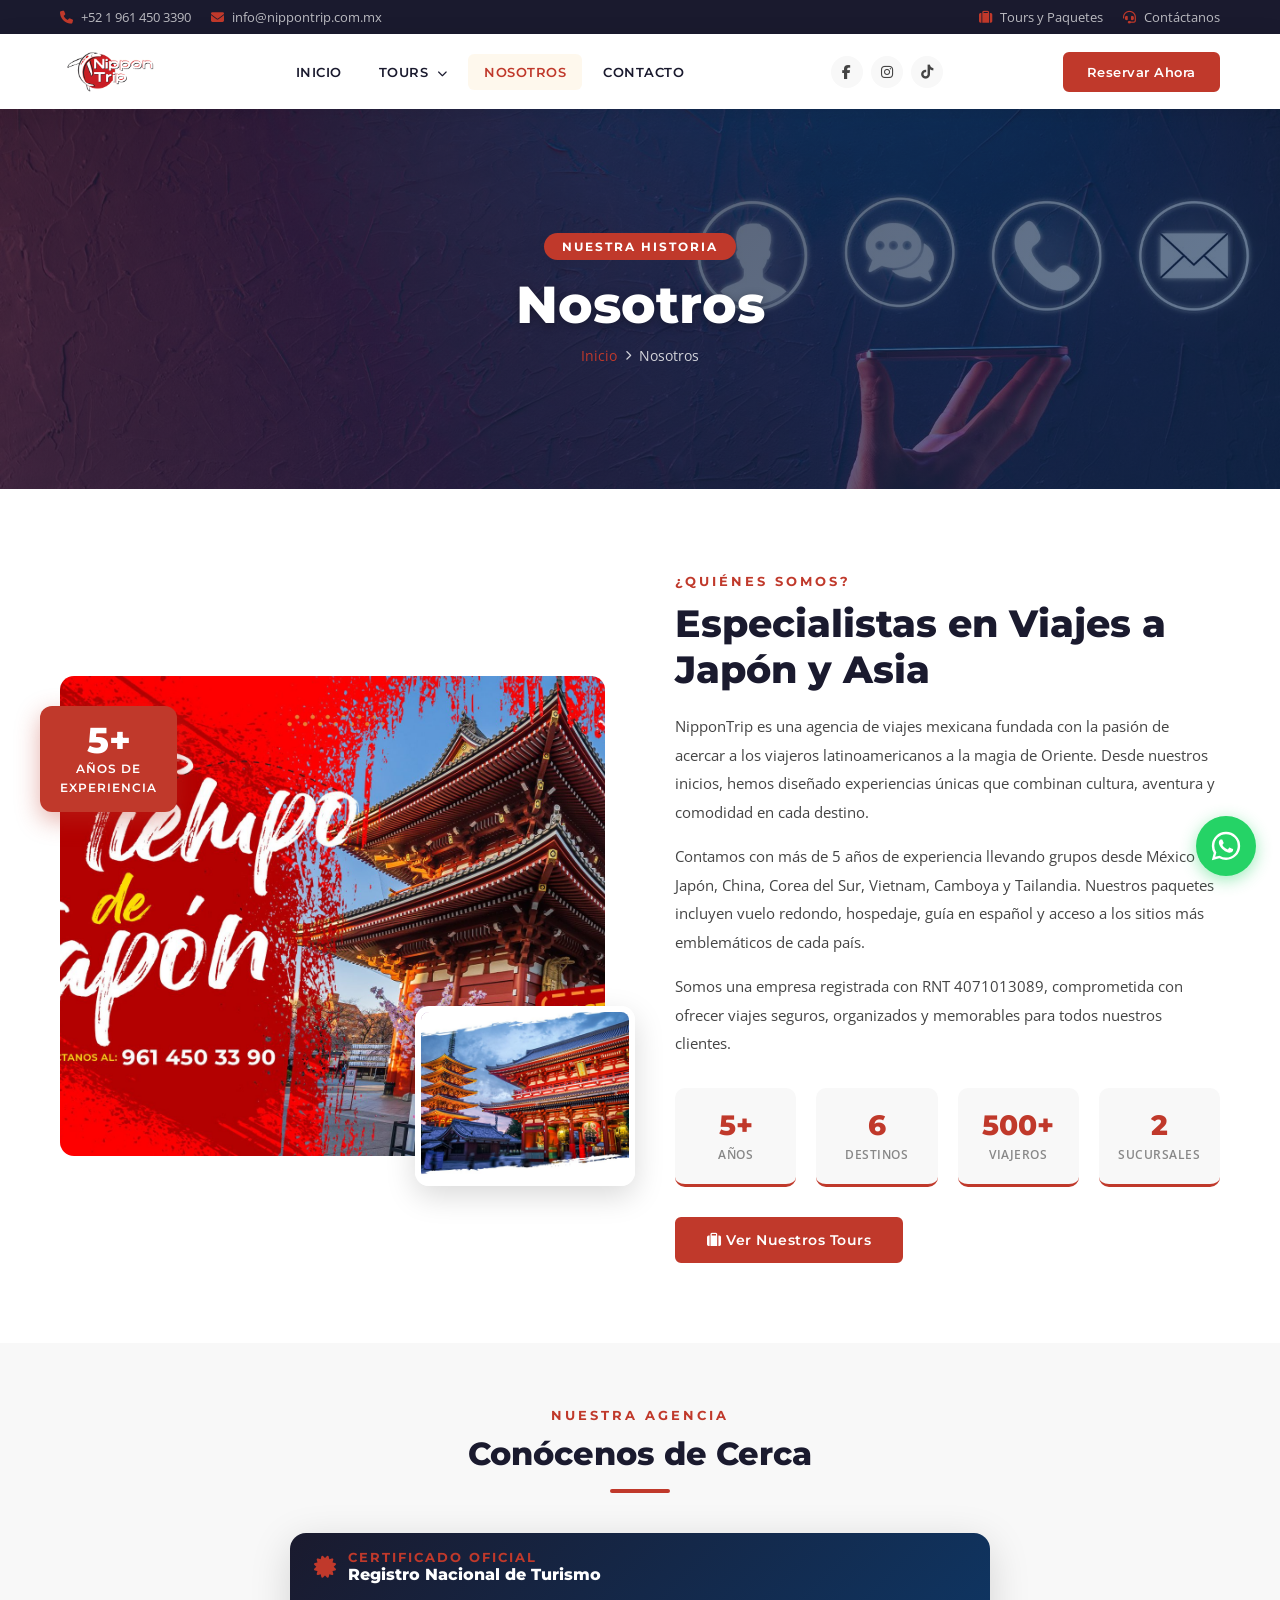
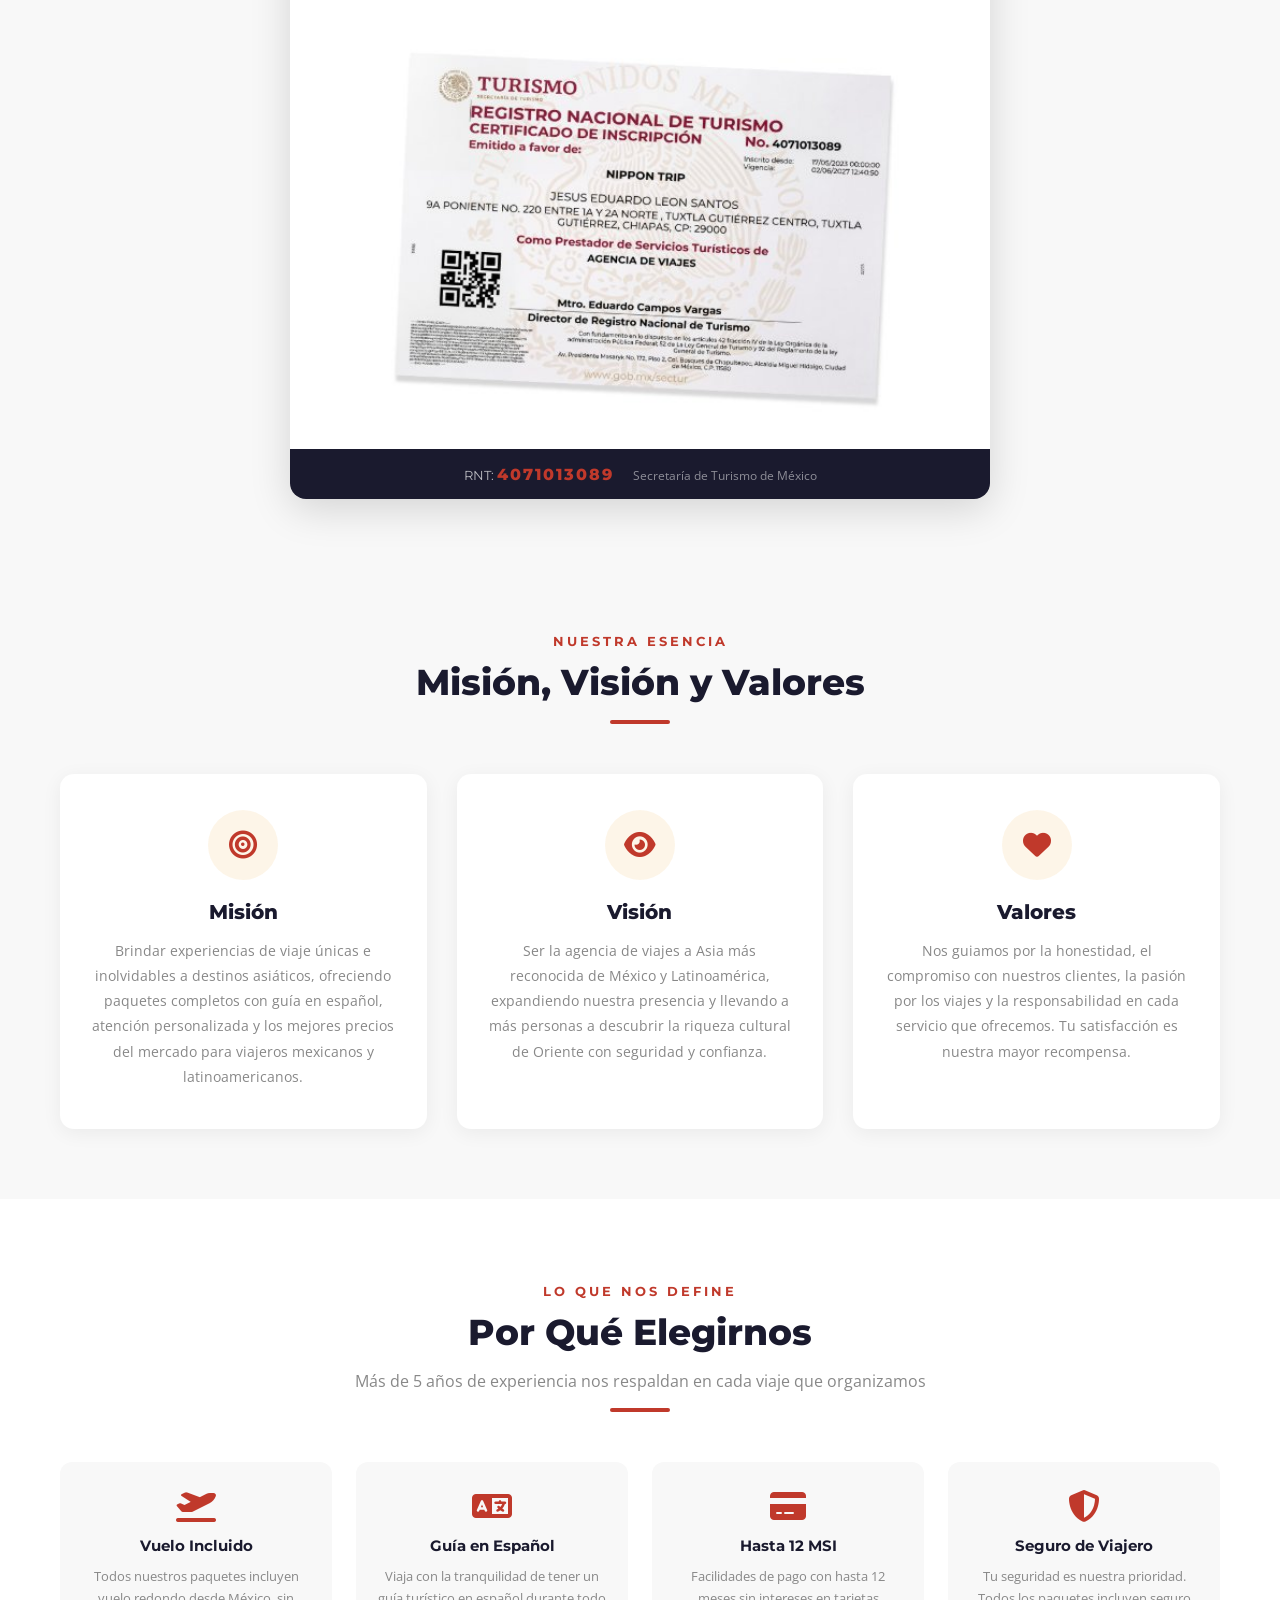
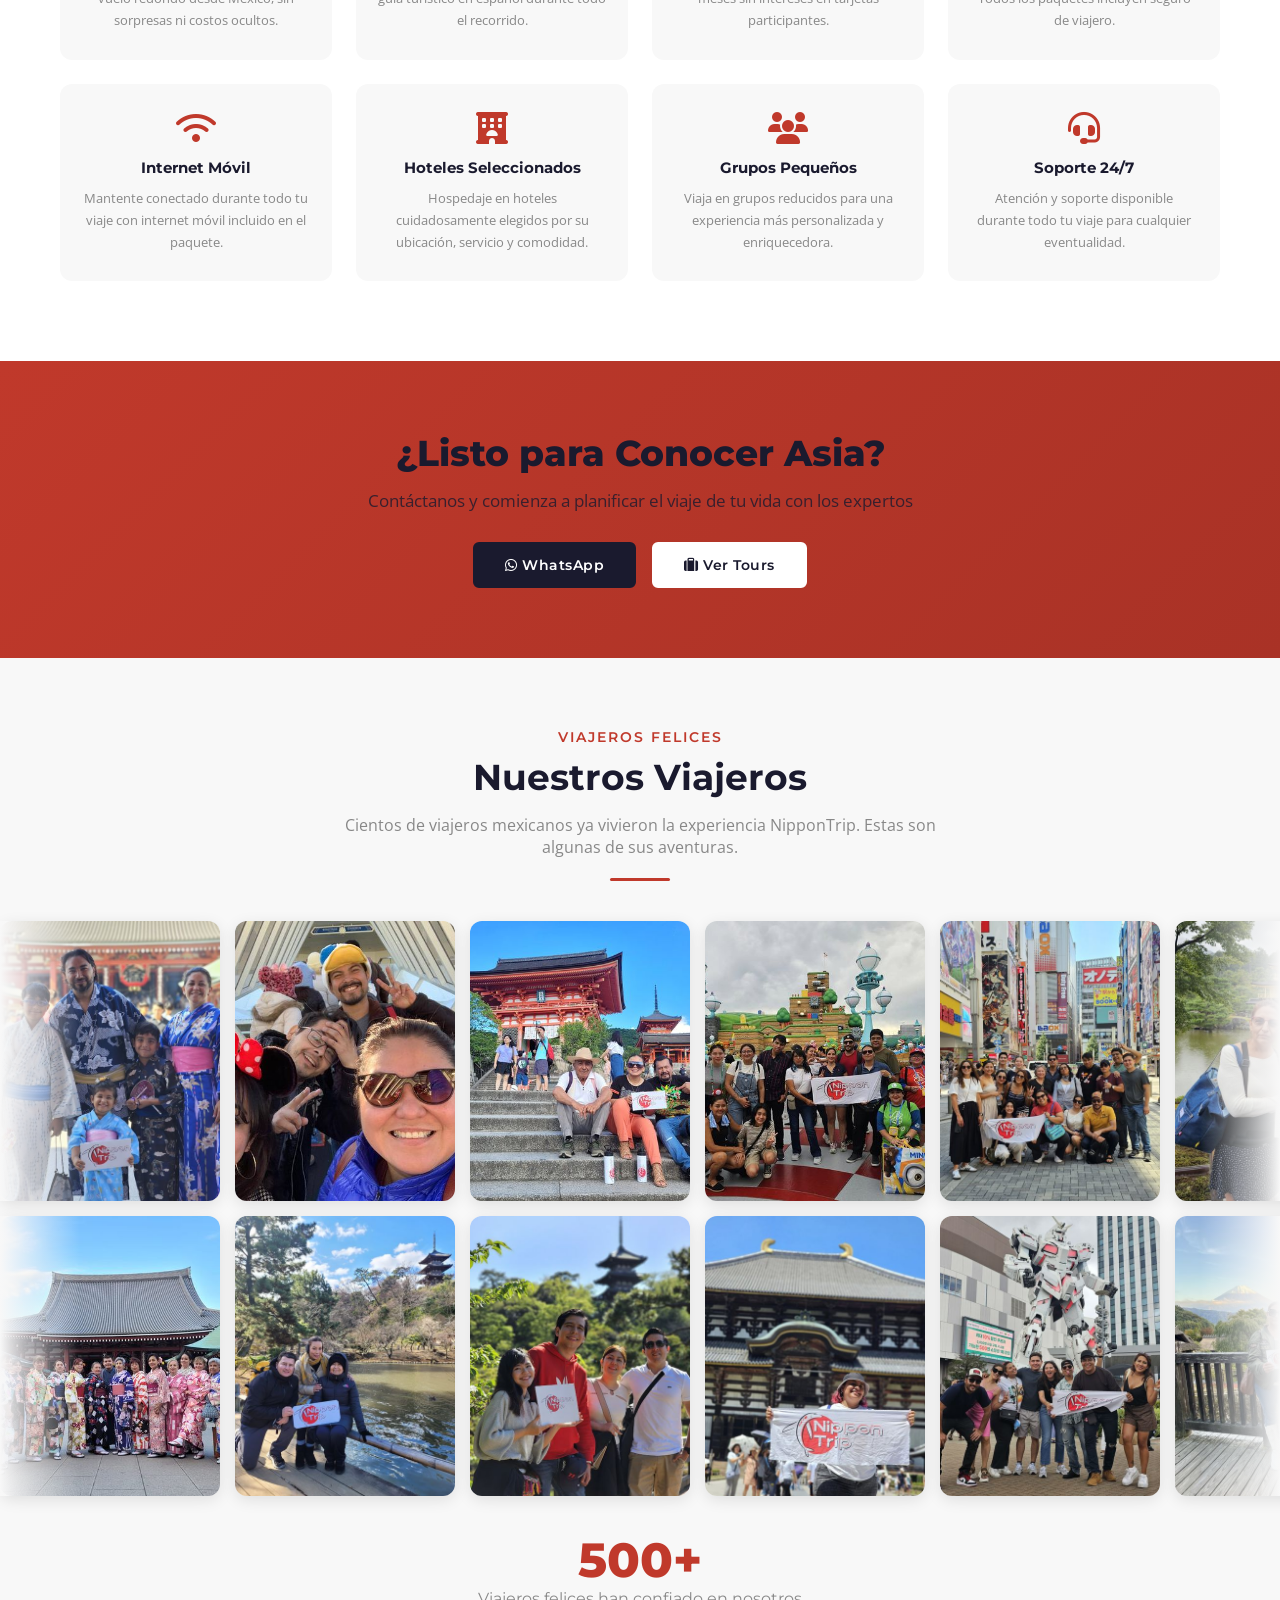
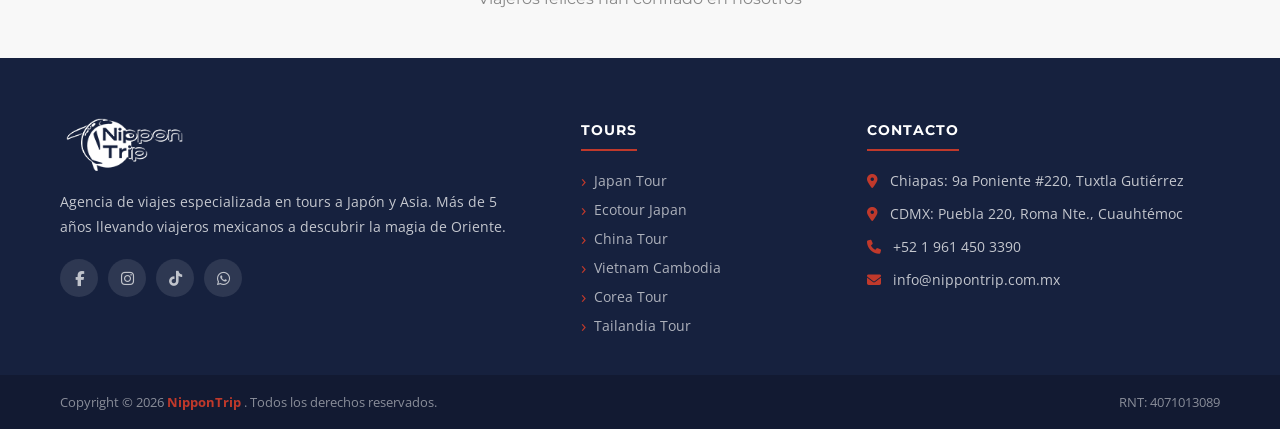
<file: about-us.html>
<!DOCTYPE html>

<html lang="es">
<head>
<meta charset="utf-8"/>
<meta content="width=device-width, initial-scale=1.0" name="viewport"/>
<meta content="NipponTrip: agencia de viajes mexicana especializada en tours a Japón y Asia. Más de 5 años de experiencia. Sucursales en CDMX y Tuxtla Gutiérrez, Chiapas." name="description"/>
<title>
   Nosotros | Agencia de Viajes a Japón en México | NipponTrip
  </title>
<link href="https://fonts.googleapis.com" rel="preconnect"/>
<link crossorigin="" href="https://fonts.gstatic.com" rel="preconnect"/>
<link href="https://fonts.googleapis.com/css2?family=Montserrat:wght@300;400;500;600;700;800&amp;family=Open+Sans:wght@300;400;600&amp;display=swap" rel="stylesheet"/>
<link href="https://cdnjs.cloudflare.com/ajax/libs/font-awesome/6.4.0/css/all.min.css" rel="stylesheet"/>
<link href="images/favicon.png" rel="icon" type="image/png"/>
<style>
   *, *::before, *::after { box-sizing: border-box; margin: 0; padding: 0; }
    :root {
      --primary: #c0392b; --primary-dk: #a93226; --dark: #1a1a2e; --dark2: #16213e;
      --text: #444; --text-light: #888; --white: #ffffff; --light-bg: #f8f8f8;
      --border: #e0e0e0; --radius: 6px; --transition: all 0.35s ease;
    }
    html { scroll-behavior: smooth; }
    body { font-family: 'Open Sans', sans-serif; color: var(--text); background: var(--white); overflow-x: hidden; }
    a { text-decoration: none; color: inherit; }
    img { max-width: 100%; display: block; }
    ul { list-style: none; }
    .container { max-width: 1200px; margin: 0 auto; padding: 0 20px; }
    .btn { display: inline-block; padding: 12px 30px; border-radius: var(--radius); font-family: 'Montserrat', sans-serif; font-weight: 600; font-size: 14px; letter-spacing: 0.5px; cursor: pointer; transition: var(--transition); border: 2px solid transparent; }
    .btn-primary { background: var(--primary); color: #ffffff; border-color: var(--primary); }
    .btn-primary:hover { background: var(--primary-dk); border-color: var(--primary-dk); transform: translateY(-2px); box-shadow: 0 6px 20px rgba(192,57,43,0.4); }
    /* TOP BAR */
    .top-bar { background: var(--dark); padding: 8px 0; font-size: 13px; color: rgba(255,255,255,0.7); }
    .top-bar .container { display: flex; justify-content: space-between; align-items: center; flex-wrap: wrap; gap: 8px; }
    .top-bar a { color: rgba(255,255,255,0.7); transition: var(--transition); }
    .top-bar a:hover { color: var(--primary); }
    .top-bar .top-left, .top-bar .top-right { display: flex; align-items: center; gap: 20px; }
    .top-bar i { margin-right: 5px; color: var(--primary); }
    /* NAVBAR */
    .navbar { position: sticky; top: 0; z-index: 1000; background: var(--white); box-shadow: 0 2px 20px rgba(0,0,0,0.1); transition: var(--transition); }
    .navbar.scrolled { background: rgba(255,255,255,0.97); backdrop-filter: blur(10px); }
    .navbar .container { display: flex; align-items: center; justify-content: space-between; height: 75px; }
    .navbar-logo img { height: 55px; width: auto; }
    .navbar-menu { display: flex; align-items: center; gap: 5px; }
    .navbar-menu > li { position: relative; }
    .navbar-menu > li > a { display: block; padding: 10px 16px; font-family: 'Montserrat', sans-serif; font-size: 13px; font-weight: 600; letter-spacing: 0.5px; text-transform: uppercase; color: var(--dark); border-radius: var(--radius); transition: var(--transition); }
    .navbar-menu > li > a:hover, .navbar-menu > li > a.active { color: var(--primary); background: rgba(232,160,32,0.08); }
    .navbar-menu > li > a i { font-size: 10px; margin-left: 4px; }
    .dropdown-menu { position: absolute; top: calc(100% + 10px); left: 0; background: var(--white); min-width: 220px; border-radius: var(--radius); box-shadow: 0 10px 40px rgba(0,0,0,0.15); opacity: 0; visibility: hidden; transform: translateY(10px); transition: var(--transition); border-top: 3px solid var(--primary); z-index: 100; }
    .navbar-menu > li:hover .dropdown-menu { opacity: 1; visibility: visible; transform: translateY(0); }
    .dropdown-menu li a { display: block; padding: 11px 20px; font-size: 13px; font-weight: 500; color: var(--text); transition: var(--transition); border-bottom: 1px solid var(--border); }
    .dropdown-menu li:last-child a { border-bottom: none; }
    .dropdown-menu li a:hover { color: var(--primary); background: var(--light-bg); padding-left: 26px; }
    
    /* Nav social icons */
    .nav-social { display: flex; align-items: center; gap: 8px; margin-left: 10px; }
    .nav-social a { width: 32px; height: 32px; border-radius: 50%; background: var(--light-bg); display: flex; align-items: center; justify-content: center; font-size: 14px; color: var(--text); transition: var(--transition); }
    .nav-social a:hover { background: var(--primary); color: #ffffff; }
    .navbar-cta { padding: 10px 22px; font-size: 13px; }
    .navbar-toggle { display: none; flex-direction: column; gap: 5px; background: none; border: none; cursor: pointer; padding: 5px; }
    .navbar-toggle span { display: block; width: 24px; height: 2px; background: var(--dark); border-radius: 2px; transition: var(--transition); }
    /* PAGE HERO */
    .page-hero { position: relative; height: 380px; background-image: url('images/banner/about-banner.jpg'); background-size: cover; background-position: center; display: flex; align-items: center; justify-content: center; text-align: center; }
    .page-hero::before { content: ''; position: absolute; inset: 0; background: linear-gradient(135deg, rgba(26,26,46,0.78) 0%, rgba(15,52,96,0.62) 100%); }
    .page-hero-content { position: relative; z-index: 2; color: var(--white); }
    .page-hero-content .badge { display: inline-block; background: var(--primary); color: #ffffff; font-family: 'Montserrat', sans-serif; font-size: 12px; font-weight: 700; letter-spacing: 2px; text-transform: uppercase; padding: 6px 18px; border-radius: 30px; margin-bottom: 16px; }
    .page-hero-content h1 { font-family: 'Montserrat', sans-serif; font-size: 52px; font-weight: 800; line-height: 1.1; margin-bottom: 12px; text-shadow: 0 2px 10px rgba(0,0,0,0.3); }
    .breadcrumb { display: flex; align-items: center; justify-content: center; gap: 8px; font-size: 14px; color: rgba(255,255,255,0.8); }
    .breadcrumb a { color: var(--primary); }
    .breadcrumb i { font-size: 10px; }
    /* ABOUT SECTION */
    .about-section { padding: 80px 0; }
    .about-grid { display: grid; grid-template-columns: 1fr 1fr; gap: 70px; align-items: center; }
    .about-images { position: relative; }
    .about-img-main { border-radius: 14px; overflow: hidden; height: 480px; }
    .about-img-main img { width: 100%; height: 100%; object-fit: cover; }
    .about-img-accent { position: absolute; bottom: -30px; right: -30px; width: 220px; height: 180px; border-radius: 14px; overflow: hidden; border: 6px solid var(--white); box-shadow: 0 10px 30px rgba(0,0,0,0.15); }
    .about-img-accent img { width: 100%; height: 100%; object-fit: cover; }
    .about-badge { position: absolute; top: 30px; left: -20px; background: var(--primary); color: #ffffff; font-family: 'Montserrat', sans-serif; font-weight: 800; padding: 16px 20px; border-radius: 12px; text-align: center; box-shadow: 0 8px 25px rgba(192,57,43,0.4); }
    .about-badge .num { font-size: 36px; line-height: 1; display: block; }
    .about-badge .txt { font-size: 12px; font-weight: 600; letter-spacing: 1px; text-transform: uppercase; }
    .about-content .label { display: inline-block; font-family: 'Montserrat', sans-serif; font-size: 13px; font-weight: 700; letter-spacing: 3px; text-transform: uppercase; color: var(--primary); margin-bottom: 12px; }
    .about-content h2 { font-family: 'Montserrat', sans-serif; font-size: 38px; font-weight: 800; color: var(--dark); line-height: 1.2; margin-bottom: 20px; }
    .about-content p { font-size: 15px; color: var(--text); line-height: 1.9; margin-bottom: 16px; }
    .about-stats { display: grid; grid-template-columns: repeat(4, 1fr); gap: 20px; margin: 30px 0; }
    .stat-item { text-align: center; padding: 20px 10px; background: var(--light-bg); border-radius: 10px; border-bottom: 3px solid var(--primary); }
    .stat-item .num { font-family: 'Montserrat', sans-serif; font-size: 28px; font-weight: 800; color: var(--primary); display: block; }
    .stat-item .lbl { font-size: 12px; color: var(--text-light); font-weight: 600; text-transform: uppercase; letter-spacing: 0.5px; margin-top: 4px; }
    /* MISSION VISION */
    .mv-section { padding: 70px 0; background: var(--light-bg); }
    .mv-grid { display: grid; grid-template-columns: repeat(3, 1fr); gap: 30px; }
    .mv-card { background: var(--white); border-radius: 14px; padding: 36px 30px; text-align: center; box-shadow: 0 4px 20px rgba(0,0,0,0.06); transition: var(--transition); border-bottom: 4px solid transparent; }
    .mv-card:hover { transform: translateY(-8px); border-bottom-color: var(--primary); box-shadow: 0 16px 40px rgba(0,0,0,0.12); }
    .mv-card .icon { width: 70px; height: 70px; background: rgba(232,160,32,0.1); border-radius: 50%; display: flex; align-items: center; justify-content: center; margin: 0 auto 20px; font-size: 28px; color: var(--primary); transition: var(--transition); }
    .mv-card:hover .icon { background: var(--primary); color: #ffffff; }
    .mv-card h3 { font-family: 'Montserrat', sans-serif; font-size: 20px; font-weight: 800; color: var(--dark); margin-bottom: 14px; }
    .mv-card p { font-size: 14px; color: var(--text-light); line-height: 1.8; }
    /* TEAM */
    .team-section { padding: 80px 0; }
    .section-header { text-align: center; margin-bottom: 50px; }
    .section-header .label { display: inline-block; font-family: 'Montserrat', sans-serif; font-size: 13px; font-weight: 700; letter-spacing: 3px; text-transform: uppercase; color: var(--primary); margin-bottom: 12px; }
    .section-header h2 { font-family: 'Montserrat', sans-serif; font-size: 36px; font-weight: 800; color: var(--dark); line-height: 1.2; margin-bottom: 16px; }
    .section-header p { font-size: 16px; color: var(--text-light); max-width: 600px; margin: 0 auto; }
    .section-header .divider { width: 60px; height: 4px; background: var(--primary); margin: 16px auto 0; border-radius: 2px; }
    .values-grid { display: grid; grid-template-columns: repeat(4, 1fr); gap: 24px; }
    .value-card { background: var(--light-bg); border-radius: 12px; padding: 28px 22px; text-align: center; transition: var(--transition); }
    .value-card:hover { background: var(--dark); transform: translateY(-5px); }
    .value-card i { font-size: 32px; color: var(--primary); margin-bottom: 14px; display: block; }
    .value-card h4 { font-family: 'Montserrat', sans-serif; font-size: 15px; font-weight: 700; color: var(--dark); margin-bottom: 10px; transition: var(--transition); }
    .value-card p { font-size: 13px; color: var(--text-light); line-height: 1.7; transition: var(--transition); }
    .value-card:hover h4, .value-card:hover p { color: rgba(255,255,255,0.85); }
    /* CTA */
    .cta-section { background: linear-gradient(135deg, var(--primary) 0%, var(--primary-dk) 100%); padding: 70px 0; text-align: center; }
    .cta-section h2 { font-family: 'Montserrat', sans-serif; font-size: 36px; font-weight: 800; color: var(--dark); margin-bottom: 14px; }
    .cta-section p { font-size: 17px; color: rgba(26,26,46,0.8); margin-bottom: 30px; max-width: 550px; margin-left: auto; margin-right: auto; }
    .cta-buttons { display: flex; gap: 16px; justify-content: center; flex-wrap: wrap; }
    .btn-dark { background: var(--dark); color: var(--white); border-color: var(--dark); }
    .btn-dark:hover { background: var(--dark2); border-color: var(--dark2); transform: translateY(-2px); }
    .btn-white { background: var(--white); color: var(--dark); border-color: var(--white); }
    .btn-white:hover { background: var(--light-bg); transform: translateY(-2px); }
    /* FOOTER */
    footer { background: var(--dark2); color: rgba(255,255,255,0.75); }
    .footer-top { padding: 60px 0 40px; }
    .footer-grid { display: grid; grid-template-columns: 2fr 1fr 1.5fr; gap: 50px; }
    .footer-brand img { height: 55px; margin-bottom: 16px; filter: brightness(0) invert(1); }
    .footer-brand p { font-size: 14px; line-height: 1.8; margin-bottom: 20px; }
    .social-links { display: flex; gap: 10px; }
    .social-links a { width: 38px; height: 38px; border-radius: 50%; background: rgba(255,255,255,0.1); display: flex; align-items: center; justify-content: center; font-size: 15px; color: rgba(255,255,255,0.7); transition: var(--transition); }
    .social-links a:hover { background: var(--primary); color: #ffffff; }
    .footer-col h4 { font-family: 'Montserrat', sans-serif; font-size: 14px; font-weight: 700; text-transform: uppercase; letter-spacing: 1px; color: var(--white); margin-bottom: 20px; padding-bottom: 10px; border-bottom: 2px solid var(--primary); display: inline-block; }
    .footer-links { display: flex; flex-direction: column; gap: 10px; }
    .footer-links a { font-size: 14px; color: rgba(255,255,255,0.65); transition: var(--transition); display: flex; align-items: center; gap: 8px; }
    .footer-links a::before { content: '›'; color: var(--primary); font-size: 18px; line-height: 1; }
    .footer-links a:hover { color: var(--primary); padding-left: 5px; }
    .footer-contact-list { display: flex; flex-direction: column; gap: 14px; }
    .footer-contact-list li { display: flex; align-items: flex-start; gap: 12px; font-size: 14px; }
    .footer-contact-list li i { color: var(--primary); margin-top: 3px; flex-shrink: 0; }
    .footer-bottom { background: rgba(0,0,0,0.2); padding: 18px 0; }
    .footer-bottom .container { display: flex; justify-content: space-between; align-items: center; flex-wrap: wrap; gap: 10px; font-size: 13px; color: rgba(255,255,255,0.5); }
    .scroll-top { position: fixed; bottom: 30px; right: 30px; width: 46px; height: 46px; background: var(--primary); color: #ffffff; border: none; border-radius: 50%; cursor: pointer; font-size: 16px; display: flex; align-items: center; justify-content: center; box-shadow: 0 4px 15px rgba(192,57,43,0.4); transition: var(--transition); opacity: 0; visibility: hidden; z-index: 999; }
    .scroll-top.visible { opacity: 1; visibility: visible; }
    .scroll-top:hover { background: var(--primary-dk); transform: translateY(-3px); }
    @media (max-width: 992px) {
      .about-grid { grid-template-columns: 1fr; gap: 40px; }
      .about-images { margin-bottom: 60px; }
      .about-img-accent { right: 0; }
      .mv-grid { grid-template-columns: 1fr 1fr; }
      .values-grid { grid-template-columns: 1fr 1fr; }
      .footer-grid { grid-template-columns: 1fr 1fr; }
    }
    @media (max-width: 768px) {
      .navbar-menu { display: none; position: fixed; top: 0; left: 0; right: 0; bottom: 0; background: var(--white); flex-direction: column; align-items: center; justify-content: center; gap: 8px; z-index: 999; }
      .navbar-menu.open { display: flex; }
      .navbar-menu > li > a { font-size: 16px; padding: 14px 30px; }
      .dropdown-menu { position: static; opacity: 1; visibility: visible; transform: none; box-shadow: none; border-top: none; background: var(--light-bg); min-width: auto; width: 100%; }
      .navbar-toggle { display: flex; z-index: 1000; }
      
    /* Nav social icons */
    .nav-social { display: flex; align-items: center; gap: 8px; margin-left: 10px; }
    .nav-social a { width: 32px; height: 32px; border-radius: 50%; background: var(--light-bg); display: flex; align-items: center; justify-content: center; font-size: 14px; color: var(--text); transition: var(--transition); }
    .nav-social a:hover { background: var(--primary); color: #ffffff; }
    .navbar-cta { display: none; }
      .nav-social { display: none; }
      .page-hero-content h1 { font-size: 32px; }
      .about-content h2 { font-size: 28px; }
      .about-stats { grid-template-columns: repeat(2, 1fr); }
      .mv-grid { grid-template-columns: 1fr; }
      .values-grid { grid-template-columns: 1fr 1fr; }
      .footer-grid { grid-template-columns: 1fr; gap: 30px; }
      .top-bar .top-left { display: none; }
    }
  
    /* ===== TRAVELERS GALLERY ===== */
    .travelers-section {
      padding: 70px 0 50px;
      background: var(--light-bg);
      overflow: hidden;
    }
    .travelers-section .section-header {
      text-align: center;
      margin-bottom: 40px;
    }
    .travelers-section .section-header .label {
      color: var(--primary);
      font-weight: 600;
      text-transform: uppercase;
      letter-spacing: 2px;
      font-size: 14px;
      display: block;
      margin-bottom: 10px;
    }
    .travelers-section .section-header h2 {
      font-size: 36px;
      font-weight: 700;
      color: var(--dark);
      margin: 0 0 15px;
    }
    .travelers-section .section-header p {
      color: var(--text-light);
      max-width: 600px;
      margin: 0 auto;
    }
    .travelers-section .section-header .divider {
      width: 60px;
      height: 3px;
      background: var(--primary);
      margin: 20px auto 0;
      border-radius: 2px;
    }
    .marquee-wrapper {
      position: relative;
      width: 100%;
    }
    .marquee-wrapper::before,
    .marquee-wrapper::after {
      content: '';
      position: absolute;
      top: 0;
      bottom: 0;
      width: 80px;
      z-index: 2;
      pointer-events: none;
    }
    .marquee-wrapper::before {
      left: 0;
      background: linear-gradient(to right, var(--light-bg), transparent);
    }
    .marquee-wrapper::after {
      right: 0;
      background: linear-gradient(to left, var(--light-bg), transparent);
    }
    .marquee-track {
      display: flex;
      gap: 15px;
      animation: marqueeScroll 60s linear infinite;
      width: max-content;
    }
    .marquee-track:hover {
      animation-play-state: paused;
    }
    .marquee-row-reverse .marquee-track {
      animation: marqueeScrollReverse 55s linear infinite;
    }
    .marquee-row-reverse .marquee-track:hover {
      animation-play-state: paused;
    }
    .marquee-item {
      flex-shrink: 0;
      width: 220px;
      height: 280px;
      border-radius: 12px;
      overflow: hidden;
      box-shadow: 0 4px 15px rgba(0,0,0,0.1);
      transition: transform 0.3s ease, box-shadow 0.3s ease;
    }
    .marquee-item:hover {
      transform: scale(1.05);
      box-shadow: 0 8px 25px rgba(0,0,0,0.2);
    }
    .marquee-item img {
      width: 100%;
      height: 100%;
      object-fit: cover;
    }
    .marquee-rows {
      display: flex;
      flex-direction: column;
      gap: 15px;
    }
    @keyframes marqueeScroll {
      0% { transform: translateX(0); }
      100% { transform: translateX(-50%); }
    }
    @keyframes marqueeScrollReverse {
      0% { transform: translateX(-50%); }
      100% { transform: translateX(0); }
    }
    .travelers-counter {
      text-align: center;
      margin-top: 40px;
      font-family: 'Montserrat', sans-serif;
    }
    .travelers-counter .big-num {
      font-size: 48px;
      font-weight: 800;
      color: var(--primary);
      line-height: 1;
    }
    .travelers-counter .counter-label {
      font-size: 16px;
      color: var(--text-light);
      margin-top: 5px;
    }
    @media (max-width: 768px) {
      .marquee-item { width: 160px; height: 200px; }
      .travelers-section { padding: 50px 0 40px; }
      .travelers-section .section-header h2 { font-size: 28px; }
      .travelers-counter .big-num { font-size: 36px; }
    }
    @media (max-width: 480px) {
      .marquee-item { width: 130px; height: 170px; }
    }

  </style>
<link href="https://nippontrip.com.mx/about-us.html" rel="canonical"/>
<meta content="es_MX" property="og:locale"/>
<meta content="article" property="og:type"/>
<meta content="Nosotros | Agencia de Viajes a Japón en México | NipponTrip" property="og:title"/>
<meta content="NipponTrip: agencia de viajes mexicana especializada en tours a Japón y Asia. Más de 5 años de experiencia. Sucursales en CDMX y Tuxtla Gutiérrez, Chiapas." property="og:description"/>
<meta content="https://nippontrip.com.mx/about-us.html" property="og:url"/>
<meta content="NipponTrip" property="og:site_name"/>
<meta content="https://nippontrip.com.mx/images/banner/banner-principal.jpg" property="og:image"/>
<meta content="1200" property="og:image:width"/>
<meta content="630" property="og:image:height"/>
<meta content="summary_large_image" name="twitter:card"/>
<meta content="Nosotros | Agencia de Viajes a Japón en México | NipponTrip" name="twitter:title"/>
<meta content="NipponTrip: agencia de viajes mexicana especializada en tours a Japón y Asia. Más de 5 años de experiencia. Sucursales en CDMX y Tuxtla Gutiérrez, Chiapas." name="twitter:description"/>
<meta content="https://nippontrip.com.mx/images/banner/banner-principal.jpg" name="twitter:image"/>
<script type="application/ld+json">
   {
    "@context": "https://schema.org",
    "@type": "TravelAgency",
    "name": "Nosotros - NipponTrip",
    "description": "Conoce a NipponTrip, agencia de viajes mexicana especializada en tours a Japón y Asia con más de 10 años de experiencia.",
    "url": "https://nippontrip.com.mx/about-us.html",
    "image": "https://nippontrip.com.mx/images/banner/banner-principal.jpg"
  }
  </script>
</head>
<body>
<div class="top-bar">
<div class="container">
<div class="top-left">
<span>
<i class="fas fa-phone">
</i>
      +52 1 961 450 3390
     </span>
<span>
<i class="fas fa-envelope">
</i>
      info@nippontrip.com.mx
     </span>
</div>
<div class="top-right">
<a href="packages.html">
<i class="fas fa-suitcase">
</i>
      Tours y Paquetes
     </a>
<a href="contact.html">
<i class="fas fa-headset">
</i>
      Contáctanos
     </a>
</div>
</div>
</div>
<nav class="navbar" id="navbar">
<div class="container">
<a class="navbar-logo" href="index.html">
<img alt="NipponTrip" src="images/logo.png"/>
</a>
<ul class="navbar-menu" id="navMenu">
<li>
<a href="index.html">
       Inicio
      </a>
</li>
<li>
<a href="packages.html">
       Tours
       <i class="fas fa-chevron-down">
</i>
</a>
<ul class="dropdown-menu">
<li>
<a href="japan-tour.html">
         Japan Tour
        </a>
</li>
<li>
<a href="ecotour-japan.html">
         Ecotour Japan
        </a>
</li>
<li>
<a href="china-tour.html">
         China Tour
        </a>
</li>
<li>
<a href="vietnam-cambodia-tour.html">
         Vietnam Cambodia Tour
        </a>
</li>
<li>
<a href="corea-tour.html">
         Corea Tour
        </a>
</li>
<li>
<a href="tailandia-tour.html">
         Tailandia Tour
        </a>
</li>
</ul>
</li>
<li>
<a class="active" href="about-us.html">
       Nosotros
      </a>
</li>
<li>
<a href="contact.html">
       Contacto
      </a>
</li>
</ul>
<div class="nav-social">
<a aria-label="Facebook" href="https://www.facebook.com/tripnippon" rel="noopener" target="_blank"><i class="fab fa-facebook-f"></i></a>
<a aria-label="Instagram" href="https://www.instagram.com/tripnippon/" rel="noopener" target="_blank"><i class="fab fa-instagram"></i></a>
<a aria-label="TikTok" href="https://www.tiktok.com/@nippontrip" rel="noopener" target="_blank"><i class="fab fa-tiktok"></i></a>
</div>
<a class="btn btn-primary navbar-cta" href="contact.html">
     Reservar Ahora
    </a>
<button aria-label="Menú" class="navbar-toggle" id="navToggle">
<span>
</span>
<span>
</span>
<span>
</span>
</button>
</div>
</nav>
<div class="page-hero">
<div class="page-hero-content">
<span class="badge">
     Nuestra Historia
    </span>
<h1>
     Nosotros
    </h1>
<div class="breadcrumb">
<a href="index.html">
      Inicio
     </a>
<i class="fas fa-chevron-right">
</i>
<span>
      Nosotros
     </span>
</div>
</div>
</div>
<section class="about-section">
<div class="container">
<div class="about-grid">
<div class="about-images">
<div class="about-img-main">
<img alt="Equipo NipponTrip" src="images/about/about-main.jpg"/>
</div>
<div class="about-img-accent">
<img alt="Viajeros NipponTrip" src="images/about/about-accent.jpg"/>
</div>
<div class="about-badge">
<span class="num">
        5+
       </span>
<span class="txt">
        Años de
        <br/>
        Experiencia
       </span>
</div>
</div>
<div class="about-content">
<span class="label">
       ¿Quiénes Somos?
      </span>
<h2>
       Especialistas en Viajes a Japón y Asia
      </h2>
<p>
       NipponTrip es una agencia de viajes mexicana fundada con la pasión de acercar a los viajeros latinoamericanos a la magia de Oriente. Desde nuestros inicios, hemos diseñado experiencias únicas que combinan cultura, aventura y comodidad en cada destino.
      </p>
<p>
       Contamos con más de 5 años de experiencia llevando grupos desde México a Japón, China, Corea del Sur, Vietnam, Camboya y Tailandia. Nuestros paquetes incluyen vuelo redondo, hospedaje, guía en español y acceso a los sitios más emblemáticos de cada país.
      </p>
<p>
       Somos una empresa registrada con RNT 4071013089, comprometida con ofrecer viajes seguros, organizados y memorables para todos nuestros clientes.
      </p>
<div class="about-stats">
<div class="stat-item">
<span class="num">
         5+
        </span>
<span class="lbl">
         Años
        </span>
</div>
<div class="stat-item">
<span class="num">
         6
        </span>
<span class="lbl">
         Destinos
        </span>
</div>
<div class="stat-item">
<span class="num">
         500+
        </span>
<span class="lbl">
         Viajeros
        </span>
</div>
<div class="stat-item">
<span class="num">
         2
        </span>
<span class="lbl">
         Sucursales
        </span>
</div>
</div>
<a class="btn btn-primary" href="packages.html">
<i class="fas fa-suitcase">
</i>
       Ver Nuestros Tours
      </a>
</div>
</div>
</div>
</section>
<!-- SECCIÓN GALERÍA / CREDENCIALES -->
<section style="padding: 60px 0; background: #f8f8f8;">
<div class="container">
<div class="section-header" style="text-align:center; margin-bottom:40px;">
<span class="label">
      Nuestra Agencia
     </span>
<h2 style="font-family:'Montserrat',sans-serif; font-size:32px; font-weight:800; color:var(--dark);">
      Conócenos de Cerca
     </h2>
<div class="divider" style="width:60px; height:4px; background:var(--primary); margin:14px auto 0; border-radius:2px;">
</div>
</div>
<div style="max-width:700px; margin:0 auto;">
<!-- RNT destacado -->
<div onmouseout="this.style.transform='translateY(0)'" onmouseover="this.style.transform='translateY(-6px)'" style="border-radius:16px; overflow:hidden; box-shadow:0 10px 40px rgba(0,0,0,0.15); transition:transform 0.3s; background:#fff;">
<div style="background: linear-gradient(135deg, var(--dark) 0%, #0f3460 100%); padding:16px 24px; display:flex; align-items:center; gap:12px;">
<i class="fas fa-certificate" style="font-size:22px; color:var(--primary);">
</i>
<div>
<div style="font-family:'Montserrat',sans-serif; font-size:13px; font-weight:700; color:var(--primary); letter-spacing:2px; text-transform:uppercase;">
         Certificado Oficial
        </div>
<div style="font-family:'Montserrat',sans-serif; font-size:16px; font-weight:800; color:#fff;">
         Registro Nacional de Turismo
        </div>
</div>
</div>
<img alt="Registro Nacional de Turismo NipponTrip" src="images/blog/default/thum3.jpg" style="width:100%; display:block; object-fit:contain; background:#fff; padding:24px;"/>
<div style="background: var(--dark); padding:14px 24px; text-align:center;">
<span style="font-family:'Montserrat',sans-serif; font-size:13px; color:rgba(255,255,255,0.7);">
        RNT:
       </span>
<span style="font-family:'Montserrat',sans-serif; font-size:16px; font-weight:800; color:var(--primary); letter-spacing:2px;">
        4071013089
       </span>
<span style="font-size:12px; color:rgba(255,255,255,0.5); margin-left:12px;">
        Secretaría de Turismo de México
       </span>
</div>
</div>
</div>
</div>
</section>
<section class="mv-section">
<div class="container">
<div class="section-header">
<span class="label">
      Nuestra Esencia
     </span>
<h2>
      Misión, Visión y Valores
     </h2>
<div class="divider">
</div>
</div>
<div class="mv-grid">
<div class="mv-card">
<div class="icon">
<i class="fas fa-bullseye">
</i>
</div>
<h3>
       Misión
      </h3>
<p>
       Brindar experiencias de viaje únicas e inolvidables a destinos asiáticos, ofreciendo paquetes completos con guía en español, atención personalizada y los mejores precios del mercado para viajeros mexicanos y latinoamericanos.
      </p>
</div>
<div class="mv-card">
<div class="icon">
<i class="fas fa-eye">
</i>
</div>
<h3>
       Visión
      </h3>
<p>
       Ser la agencia de viajes a Asia más reconocida de México y Latinoamérica, expandiendo nuestra presencia y llevando a más personas a descubrir la riqueza cultural de Oriente con seguridad y confianza.
      </p>
</div>
<div class="mv-card">
<div class="icon">
<i class="fas fa-heart">
</i>
</div>
<h3>
       Valores
      </h3>
<p>
       Nos guiamos por la honestidad, el compromiso con nuestros clientes, la pasión por los viajes y la responsabilidad en cada servicio que ofrecemos. Tu satisfacción es nuestra mayor recompensa.
      </p>
</div>
</div>
</div>
</section>
<section class="team-section">
<div class="container">
<div class="section-header">
<span class="label">
      Lo Que Nos Define
     </span>
<h2>
      Por Qué Elegirnos
     </h2>
<p>
      Más de 5 años de experiencia nos respaldan en cada viaje que organizamos
     </p>
<div class="divider">
</div>
</div>
<div class="values-grid">
<div class="value-card">
<i class="fas fa-plane-departure">
</i>
<h4>
       Vuelo Incluido
      </h4>
<p>
       Todos nuestros paquetes incluyen vuelo redondo desde México, sin sorpresas ni costos ocultos.
      </p>
</div>
<div class="value-card">
<i class="fas fa-language">
</i>
<h4>
       Guía en Español
      </h4>
<p>
       Viaja con la tranquilidad de tener un guía turístico en español durante todo el recorrido.
      </p>
</div>
<div class="value-card">
<i class="fas fa-credit-card">
</i>
<h4>
       Hasta 12 MSI
      </h4>
<p>
       Facilidades de pago con hasta 12 meses sin intereses en tarjetas participantes.
      </p>
</div>
<div class="value-card">
<i class="fas fa-shield-alt">
</i>
<h4>
       Seguro de Viajero
      </h4>
<p>
       Tu seguridad es nuestra prioridad. Todos los paquetes incluyen seguro de viajero.
      </p>
</div>
<div class="value-card">
<i class="fas fa-wifi">
</i>
<h4>
       Internet Móvil
      </h4>
<p>
       Mantente conectado durante todo tu viaje con internet móvil incluido en el paquete.
      </p>
</div>
<div class="value-card">
<i class="fas fa-hotel">
</i>
<h4>
       Hoteles Seleccionados
      </h4>
<p>
       Hospedaje en hoteles cuidadosamente elegidos por su ubicación, servicio y comodidad.
      </p>
</div>
<div class="value-card">
<i class="fas fa-users">
</i>
<h4>
       Grupos Pequeños
      </h4>
<p>
       Viaja en grupos reducidos para una experiencia más personalizada y enriquecedora.
      </p>
</div>
<div class="value-card">
<i class="fas fa-headset">
</i>
<h4>
       Soporte 24/7
      </h4>
<p>
       Atención y soporte disponible durante todo tu viaje para cualquier eventualidad.
      </p>
</div>
</div>
</div>
</section>
<section class="cta-section">
<div class="container">
<h2>
     ¿Listo para Conocer Asia?
    </h2>
<p>
     Contáctanos y comienza a planificar el viaje de tu vida con los expertos
    </p>
<div class="cta-buttons">
<a class="btn btn-dark" href="https://wa.me/5219614503390?text=%C2%A1Hola%21%20%F0%9F%91%8B%20Me%20gustar%C3%ADa%20conocer%20m%C3%A1s%20sobre%20sus%20servicios%20y%20tours%20a%20Asia.%20%23NipponTrip" target="_blank">
<i class="fab fa-whatsapp">
</i>
      WhatsApp
     </a>
<a class="btn btn-white" href="packages.html">
<i class="fas fa-suitcase">
</i>
      Ver Tours
     </a>
</div>
</div>
</section>
<!-- ============================================================
       TRAVELERS GALLERY
  ============================================================ -->
<section class="travelers-section" id="viajeros">
<div class="section-header">
<span class="label">Viajeros Felices</span>
<h2>Nuestros Viajeros</h2>
<p>Cientos de viajeros mexicanos ya vivieron la experiencia NipponTrip. Estas son algunas de sus aventuras.</p>
<div class="divider"></div>
</div>
<div class="marquee-rows">
<div class="marquee-wrapper">
<div class="marquee-track">
<div class="marquee-item"><img alt="Viajero NipponTrip" src="clientes/viajero-01.jpg" loading="lazy"/></div>
<div class="marquee-item"><img alt="Viajero NipponTrip" src="clientes/viajero-04.jpg" loading="lazy"/></div>
<div class="marquee-item"><img alt="Viajero NipponTrip" src="clientes/viajero-06.jpg" loading="lazy"/></div>
<div class="marquee-item"><img alt="Viajero NipponTrip" src="clientes/viajero-08.jpg" loading="lazy"/></div>
<div class="marquee-item"><img alt="Viajero NipponTrip" src="clientes/viajero-09.jpg" loading="lazy"/></div>
<div class="marquee-item"><img alt="Viajero NipponTrip" src="clientes/viajero-11.jpg" loading="lazy"/></div>
<div class="marquee-item"><img alt="Viajero NipponTrip" src="clientes/viajero-14.jpg" loading="lazy"/></div>
<div class="marquee-item"><img alt="Viajero NipponTrip" src="clientes/viajero-16.jpg" loading="lazy"/></div>
<div class="marquee-item"><img alt="Viajero NipponTrip" src="clientes/viajero-19.jpg" loading="lazy"/></div>
<div class="marquee-item"><img alt="Viajero NipponTrip" src="clientes/viajero-21.jpg" loading="lazy"/></div>
<div class="marquee-item"><img alt="Viajero NipponTrip" src="clientes/viajero-22.jpg" loading="lazy"/></div>
<div class="marquee-item"><img alt="Viajero NipponTrip" src="clientes/viajero-25.jpg" loading="lazy"/></div>
<div class="marquee-item"><img alt="Viajero NipponTrip" src="clientes/viajero-27.jpg" loading="lazy"/></div>
<div class="marquee-item"><img alt="Viajero NipponTrip" src="clientes/viajero-29.jpg" loading="lazy"/></div>
<div class="marquee-item"><img alt="Viajero NipponTrip" src="clientes/viajero-31.jpg" loading="lazy"/></div>
<!-- Duplicate for seamless loop -->
<div class="marquee-item"><img alt="Viajero NipponTrip" src="clientes/viajero-01.jpg" loading="lazy"/></div>
<div class="marquee-item"><img alt="Viajero NipponTrip" src="clientes/viajero-04.jpg" loading="lazy"/></div>
<div class="marquee-item"><img alt="Viajero NipponTrip" src="clientes/viajero-06.jpg" loading="lazy"/></div>
<div class="marquee-item"><img alt="Viajero NipponTrip" src="clientes/viajero-08.jpg" loading="lazy"/></div>
<div class="marquee-item"><img alt="Viajero NipponTrip" src="clientes/viajero-09.jpg" loading="lazy"/></div>
<div class="marquee-item"><img alt="Viajero NipponTrip" src="clientes/viajero-11.jpg" loading="lazy"/></div>
<div class="marquee-item"><img alt="Viajero NipponTrip" src="clientes/viajero-14.jpg" loading="lazy"/></div>
<div class="marquee-item"><img alt="Viajero NipponTrip" src="clientes/viajero-16.jpg" loading="lazy"/></div>
<div class="marquee-item"><img alt="Viajero NipponTrip" src="clientes/viajero-19.jpg" loading="lazy"/></div>
<div class="marquee-item"><img alt="Viajero NipponTrip" src="clientes/viajero-21.jpg" loading="lazy"/></div>
<div class="marquee-item"><img alt="Viajero NipponTrip" src="clientes/viajero-22.jpg" loading="lazy"/></div>
<div class="marquee-item"><img alt="Viajero NipponTrip" src="clientes/viajero-25.jpg" loading="lazy"/></div>
<div class="marquee-item"><img alt="Viajero NipponTrip" src="clientes/viajero-27.jpg" loading="lazy"/></div>
<div class="marquee-item"><img alt="Viajero NipponTrip" src="clientes/viajero-29.jpg" loading="lazy"/></div>
<div class="marquee-item"><img alt="Viajero NipponTrip" src="clientes/viajero-31.jpg" loading="lazy"/></div>
</div>
</div>
<div class="marquee-wrapper marquee-row-reverse">
<div class="marquee-track">
<div class="marquee-item"><img alt="Viajero NipponTrip" src="clientes/viajero-02.jpg" loading="lazy"/></div>
<div class="marquee-item"><img alt="Viajero NipponTrip" src="clientes/viajero-03.jpg" loading="lazy"/></div>
<div class="marquee-item"><img alt="Viajero NipponTrip" src="clientes/viajero-05.jpg" loading="lazy"/></div>
<div class="marquee-item"><img alt="Viajero NipponTrip" src="clientes/viajero-07.jpg" loading="lazy"/></div>
<div class="marquee-item"><img alt="Viajero NipponTrip" src="clientes/viajero-10.jpg" loading="lazy"/></div>
<div class="marquee-item"><img alt="Viajero NipponTrip" src="clientes/viajero-12.jpg" loading="lazy"/></div>
<div class="marquee-item"><img alt="Viajero NipponTrip" src="clientes/viajero-13.jpg" loading="lazy"/></div>
<div class="marquee-item"><img alt="Viajero NipponTrip" src="clientes/viajero-15.jpg" loading="lazy"/></div>
<div class="marquee-item"><img alt="Viajero NipponTrip" src="clientes/viajero-17.jpg" loading="lazy"/></div>
<div class="marquee-item"><img alt="Viajero NipponTrip" src="clientes/viajero-18.jpg" loading="lazy"/></div>
<div class="marquee-item"><img alt="Viajero NipponTrip" src="clientes/viajero-20.jpg" loading="lazy"/></div>
<div class="marquee-item"><img alt="Viajero NipponTrip" src="clientes/viajero-23.jpg" loading="lazy"/></div>
<div class="marquee-item"><img alt="Viajero NipponTrip" src="clientes/viajero-24.jpg" loading="lazy"/></div>
<div class="marquee-item"><img alt="Viajero NipponTrip" src="clientes/viajero-26.jpg" loading="lazy"/></div>
<div class="marquee-item"><img alt="Viajero NipponTrip" src="clientes/viajero-28.jpg" loading="lazy"/></div>
<div class="marquee-item"><img alt="Viajero NipponTrip" src="clientes/viajero-30.jpg" loading="lazy"/></div>
<!-- Duplicate for seamless loop -->
<div class="marquee-item"><img alt="Viajero NipponTrip" src="clientes/viajero-02.jpg" loading="lazy"/></div>
<div class="marquee-item"><img alt="Viajero NipponTrip" src="clientes/viajero-03.jpg" loading="lazy"/></div>
<div class="marquee-item"><img alt="Viajero NipponTrip" src="clientes/viajero-05.jpg" loading="lazy"/></div>
<div class="marquee-item"><img alt="Viajero NipponTrip" src="clientes/viajero-07.jpg" loading="lazy"/></div>
<div class="marquee-item"><img alt="Viajero NipponTrip" src="clientes/viajero-10.jpg" loading="lazy"/></div>
<div class="marquee-item"><img alt="Viajero NipponTrip" src="clientes/viajero-12.jpg" loading="lazy"/></div>
<div class="marquee-item"><img alt="Viajero NipponTrip" src="clientes/viajero-13.jpg" loading="lazy"/></div>
<div class="marquee-item"><img alt="Viajero NipponTrip" src="clientes/viajero-15.jpg" loading="lazy"/></div>
<div class="marquee-item"><img alt="Viajero NipponTrip" src="clientes/viajero-17.jpg" loading="lazy"/></div>
<div class="marquee-item"><img alt="Viajero NipponTrip" src="clientes/viajero-18.jpg" loading="lazy"/></div>
<div class="marquee-item"><img alt="Viajero NipponTrip" src="clientes/viajero-20.jpg" loading="lazy"/></div>
<div class="marquee-item"><img alt="Viajero NipponTrip" src="clientes/viajero-23.jpg" loading="lazy"/></div>
<div class="marquee-item"><img alt="Viajero NipponTrip" src="clientes/viajero-24.jpg" loading="lazy"/></div>
<div class="marquee-item"><img alt="Viajero NipponTrip" src="clientes/viajero-26.jpg" loading="lazy"/></div>
<div class="marquee-item"><img alt="Viajero NipponTrip" src="clientes/viajero-28.jpg" loading="lazy"/></div>
<div class="marquee-item"><img alt="Viajero NipponTrip" src="clientes/viajero-30.jpg" loading="lazy"/></div>
</div>
</div>
</div>
<div class="travelers-counter">
<div class="big-num">500+</div>
<div class="counter-label">Viajeros felices han confiado en nosotros</div>
</div>
</section>

<footer>
<div class="footer-top">
<div class="container">
<div class="footer-grid">
<div class="footer-brand">
<img alt="NipponTrip" src="images/logo-white.png"/>
<p>
        Agencia de viajes especializada en tours a Japón y Asia. Más de 5 años llevando viajeros mexicanos a descubrir la magia de Oriente.
       </p>
<div class="social-links">
<a aria-label="Facebook" href="https://www.facebook.com/tripnippon" rel="noopener" target="_blank">
<i class="fab fa-facebook-f">
</i>
</a>
<a aria-label="Instagram" href="https://www.instagram.com/tripnippon/" rel="noopener" target="_blank">
<i class="fab fa-instagram">
</i>
</a>
<a aria-label="TikTok" href="https://www.tiktok.com/@nippontrip" rel="noopener" target="_blank">
<i class="fab fa-tiktok">
</i>
</a>
<a aria-label="WhatsApp" href="https://wa.me/5219614503390?text=%C2%A1Hola%21%20%F0%9F%91%8B%20Me%20gustar%C3%ADa%20conocer%20m%C3%A1s%20sobre%20sus%20servicios%20y%20tours%20a%20Asia.%20%23NipponTrip">
<i class="fab fa-whatsapp">
</i>
</a>
</div>
</div>
<div class="footer-col">
<h4>
        Tours
       </h4>
<div class="footer-links">
<a href="japan-tour.html">
         Japan Tour
        </a>
<a href="ecotour-japan.html">
         Ecotour Japan
        </a>
<a href="china-tour.html">
         China Tour
        </a>
<a href="vietnam-cambodia-tour.html">
         Vietnam Cambodia
        </a>
<a href="corea-tour.html">
         Corea Tour
        </a>
<a href="tailandia-tour.html">
         Tailandia Tour
        </a>
</div>
</div>
<div class="footer-col">
<h4>
        Contacto
       </h4>
<ul class="footer-contact-list">
<li><i class="fas fa-map-marker-alt">
</i><a href="https://maps.app.goo.gl/Wn3XvnDNrhsJo8pLA" style="color: inherit; text-decoration: none;" target="_blank"> Chiapas: 9a Poniente #220, Tuxtla Gutiérrez</a></li>
<li><i class="fas fa-map-marker-alt">
</i><a href="https://maps.app.goo.gl/69VS7BzSNF7xmajq8" style="color: inherit; text-decoration: none;" target="_blank"> CDMX: Puebla 220, Roma Nte., Cuauhtémoc</a></li>
<li><i class="fas fa-phone">
</i><a href="https://wa.me/5219614503390?text=%C2%A1Hola%21%20%F0%9F%91%8B%20Me%20gustar%C3%ADa%20recibir%20m%C3%A1s%20informaci%C3%B3n%20sobre%20sus%20tours%20a%20Jap%C3%B3n%20y%20Asia.%20%23NipponTrip" style="color: inherit; text-decoration: none;" target="_blank"> +52 1 961 450 3390</a></li>
<li><i class="fas fa-envelope">
</i><a href="mailto:info@nippontrip.com.mx" style="color: inherit; text-decoration: none;"> info@nippontrip.com.mx</a></li>
</ul>
</div>
</div>
</div>
</div>
<div class="footer-bottom">
<div class="container">
<p>
      Copyright © 2026
      <strong style="color:var(--primary)">
       NipponTrip
      </strong>
      . Todos los derechos reservados.
     </p>
<p>
      RNT: 4071013089
     </p>
</div>
</div>
</footer>
<button aria-label="Volver arriba" class="scroll-top" id="scrollTop">
<i class="fas fa-chevron-up">
</i>
</button>
<script>
   const navbar = document.getElementById('navbar');
    window.addEventListener('scroll', () => navbar.classList.toggle('scrolled', window.scrollY > 50));
    document.getElementById('navToggle').addEventListener('click', () => document.getElementById('navMenu').classList.toggle('open'));
    const scrollTopBtn = document.getElementById('scrollTop');
    window.addEventListener('scroll', () => scrollTopBtn.classList.toggle('visible', window.scrollY > 400));
    scrollTopBtn.addEventListener('click', () => window.scrollTo({ top: 0, behavior: 'smooth' }));
  </script>

<!-- WhatsApp Floating Button -->
<a href="https://wa.me/5219614503390?text=Hola%20NipponTrip%2C%20quiero%20informaci%C3%B3n%20sobre%20sus%20tours" target="_blank" rel="noopener" id="whatsapp-float" aria-label="Contactar por WhatsApp" style="position:fixed;bottom:24px;right:24px;z-index:9999;width:60px;height:60px;border-radius:50%;background:#25D366;display:flex;align-items:center;justify-content:center;box-shadow:0 4px 16px rgba(37,211,102,.45);transition:transform .2s ease,box-shadow .2s ease;text-decoration:none" onmouseover="this.style.transform='scale(1.1)';this.style.boxShadow='0 6px 22px rgba(37,211,102,.55)'" onmouseout="this.style.transform='scale(1)';this.style.boxShadow='0 4px 16px rgba(37,211,102,.45)'">
  <svg xmlns="http://www.w3.org/2000/svg" viewBox="0 0 32 32" width="34" height="34" fill="white">
    <path d="M16.004 2.667A13.22 13.22 0 0 0 2.667 15.89a13.1 13.1 0 0 0 1.795 6.612L2.667 29.333l7.07-1.853a13.24 13.24 0 0 0 6.267 1.587h.005A13.22 13.22 0 0 0 29.333 15.89 13.22 13.22 0 0 0 16.004 2.667zm0 24.2a10.97 10.97 0 0 1-5.6-1.533l-.4-.24-4.2 1.1 1.12-4.093-.263-.418a10.93 10.93 0 0 1-1.68-5.82A10.98 10.98 0 0 1 16.004 4.9a10.98 10.98 0 0 1 11.003 10.99 10.98 10.98 0 0 1-11.003 10.977zm6.027-8.23c-.33-.166-1.955-.965-2.258-1.075-.303-.11-.523-.166-.743.166-.22.33-.855 1.075-1.048 1.296-.193.22-.386.248-.716.083-.33-.166-1.394-.514-2.656-1.638-.982-.875-1.644-1.955-1.837-2.285-.193-.33-.02-.51.145-.674.149-.148.33-.386.496-.58.166-.193.22-.33.33-.55.11-.22.055-.413-.028-.58-.083-.165-.743-1.79-1.018-2.452-.268-.643-.54-.556-.743-.566-.193-.01-.413-.012-.633-.012s-.58.083-.883.413c-.303.33-1.157 1.13-1.157 2.756s1.185 3.197 1.35 3.418c.166.22 2.332 3.56 5.652 4.994.79.34 1.406.544 1.886.697.793.252 1.514.216 2.085.131.636-.095 1.955-.8 2.23-1.572.276-.772.276-1.434.193-1.572-.083-.138-.303-.22-.633-.386z"/>
  </svg>
</a>

</body>
</html>
</file>
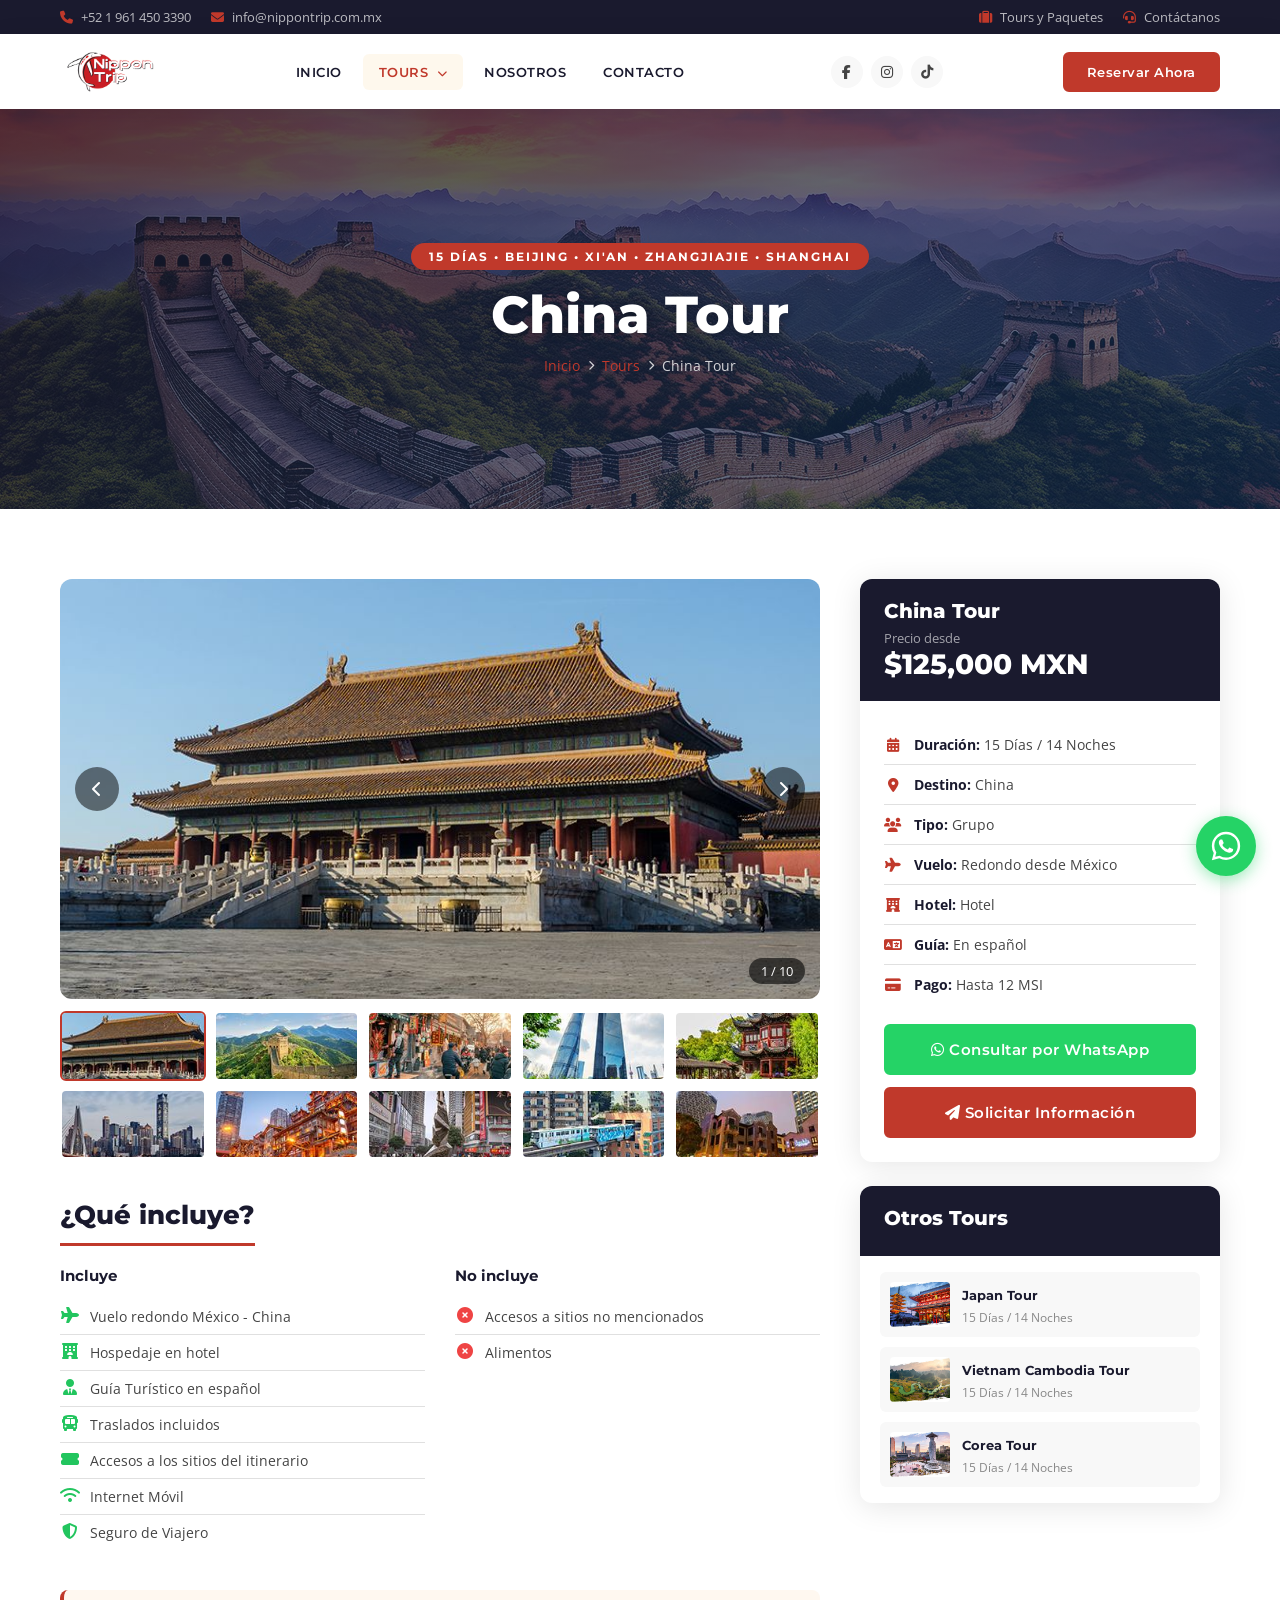
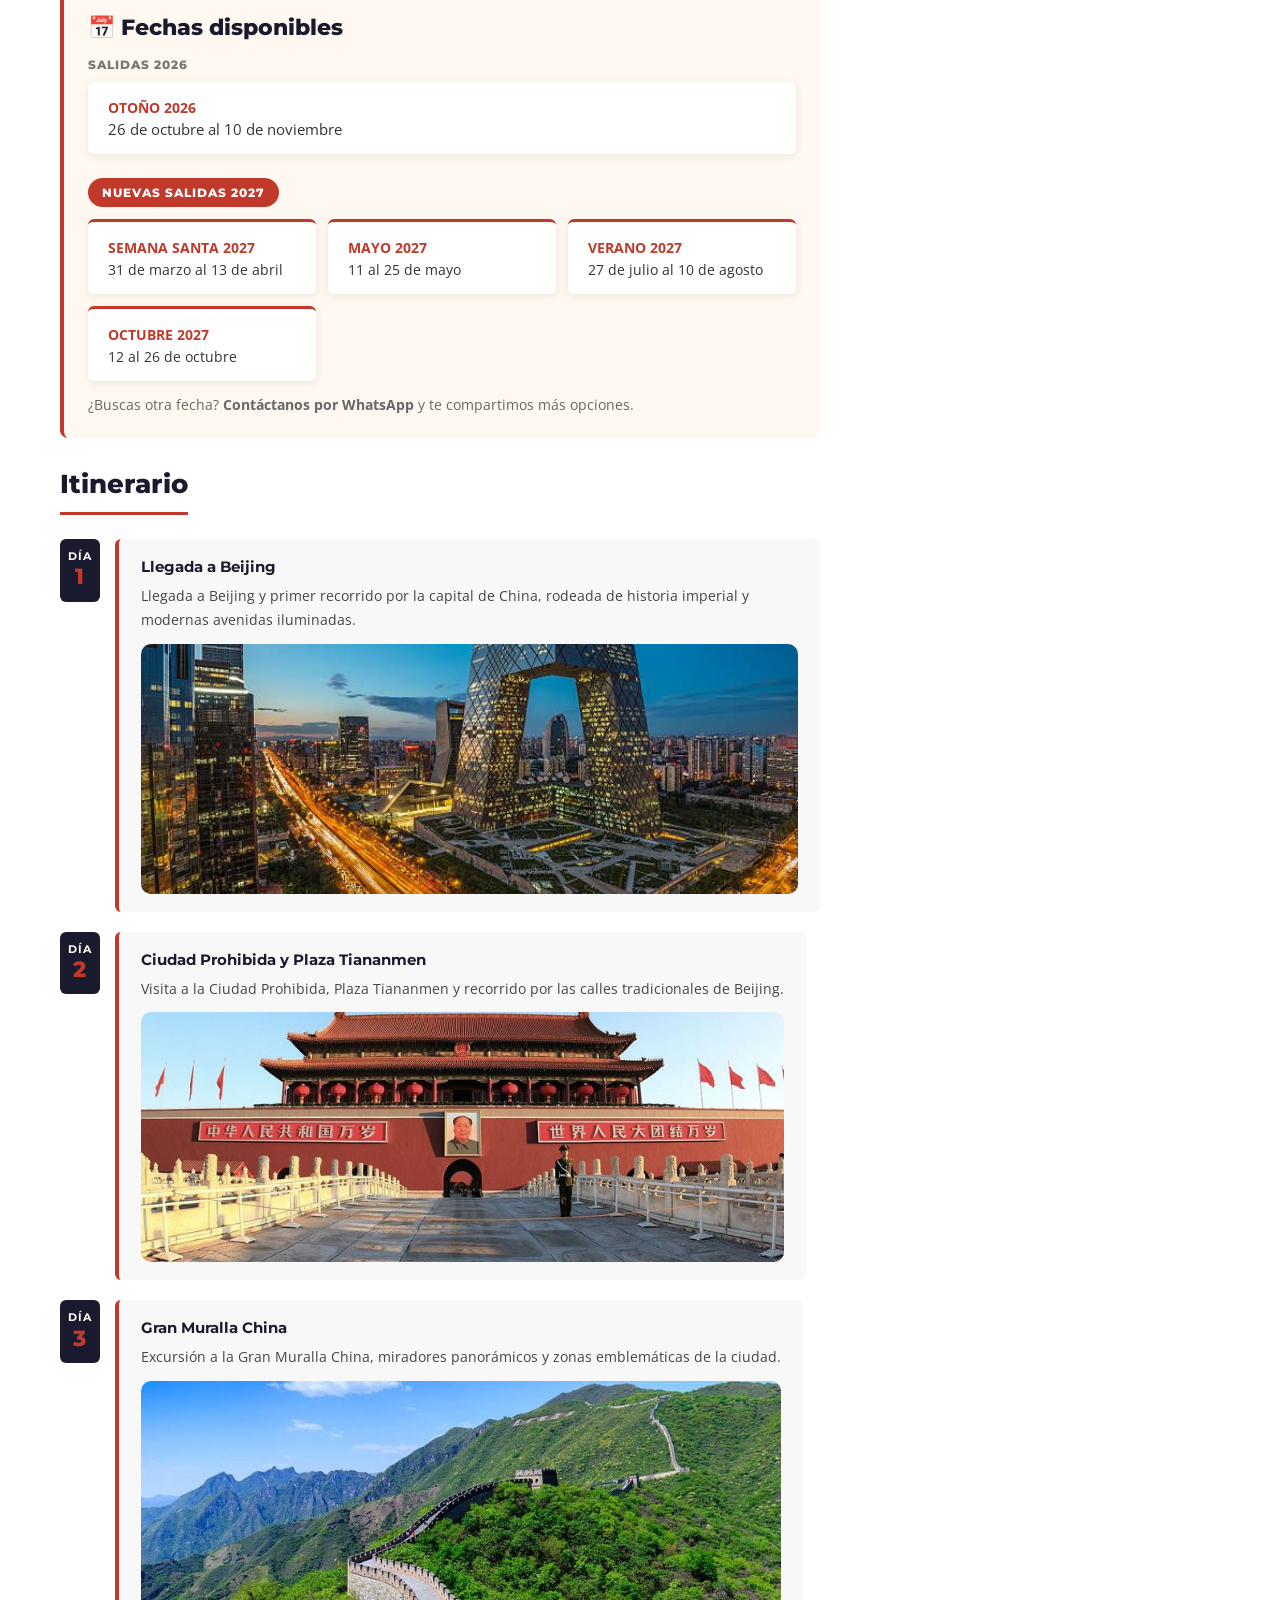
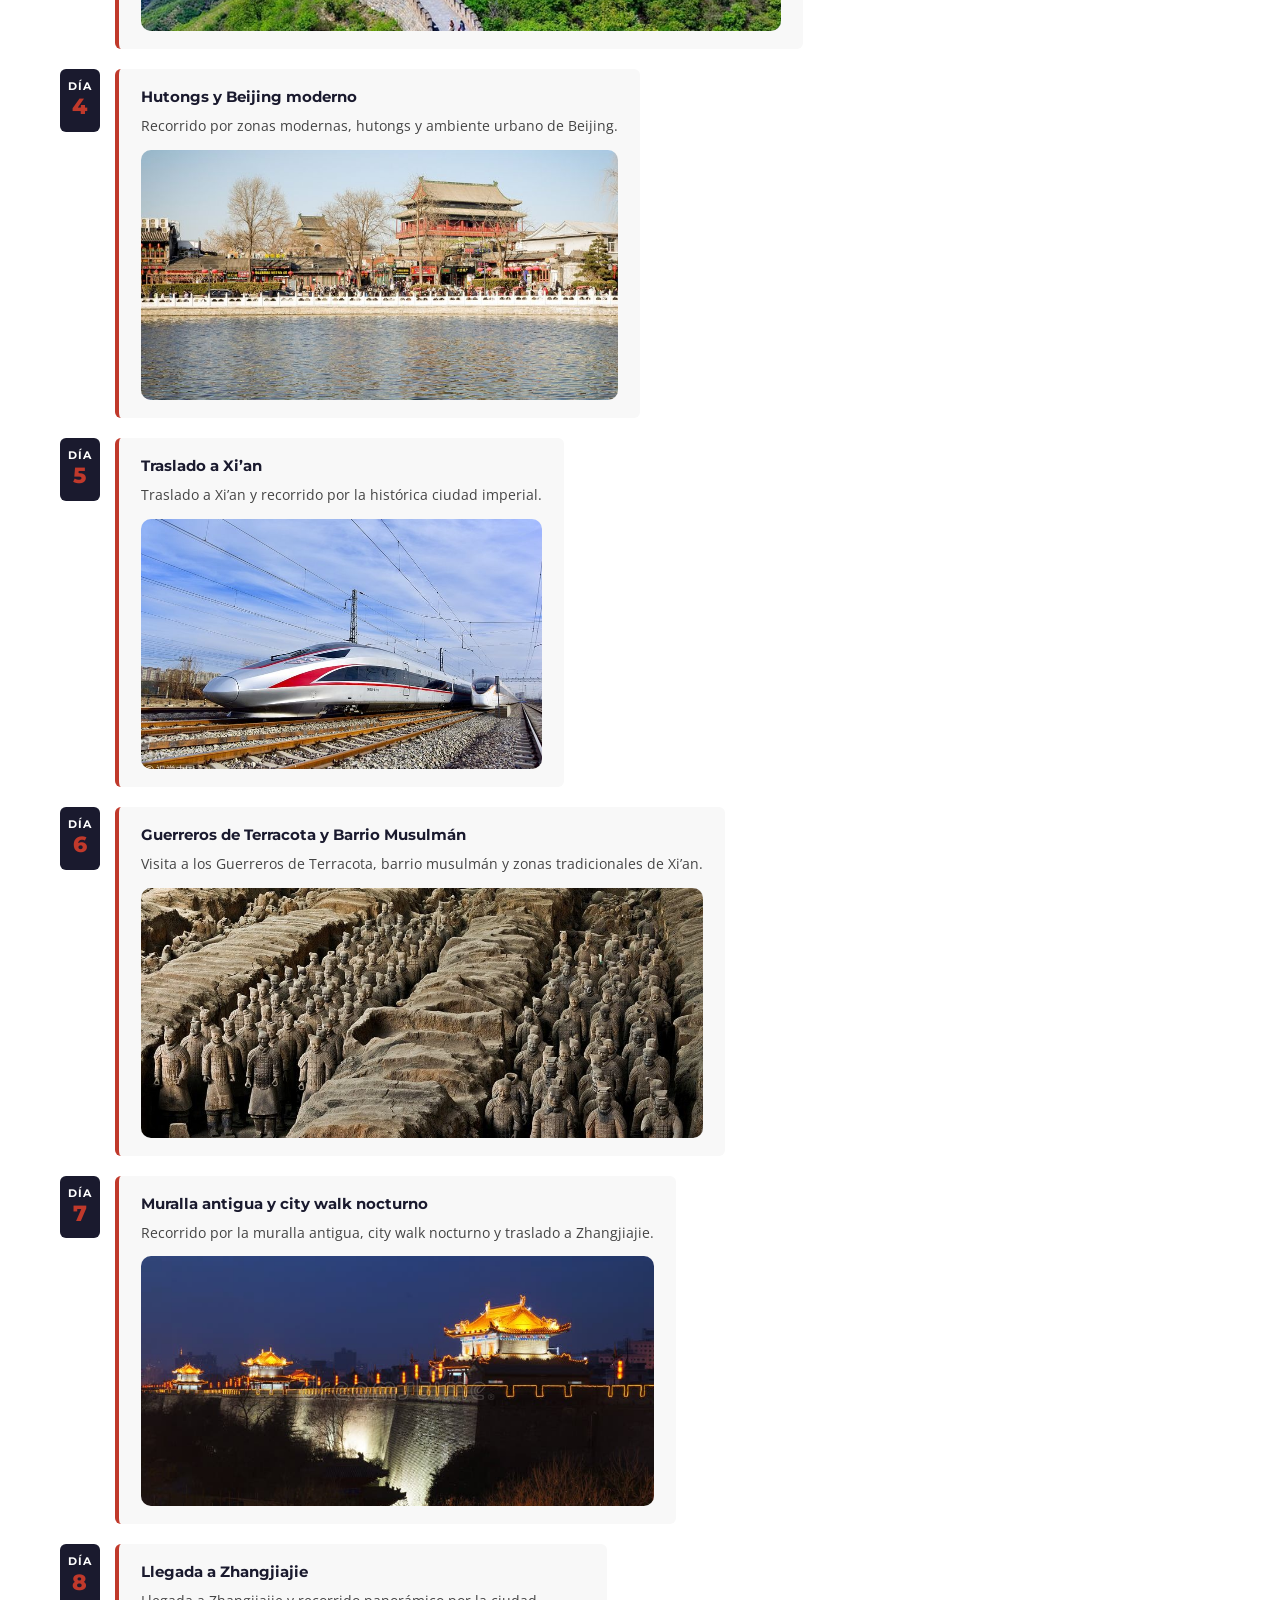
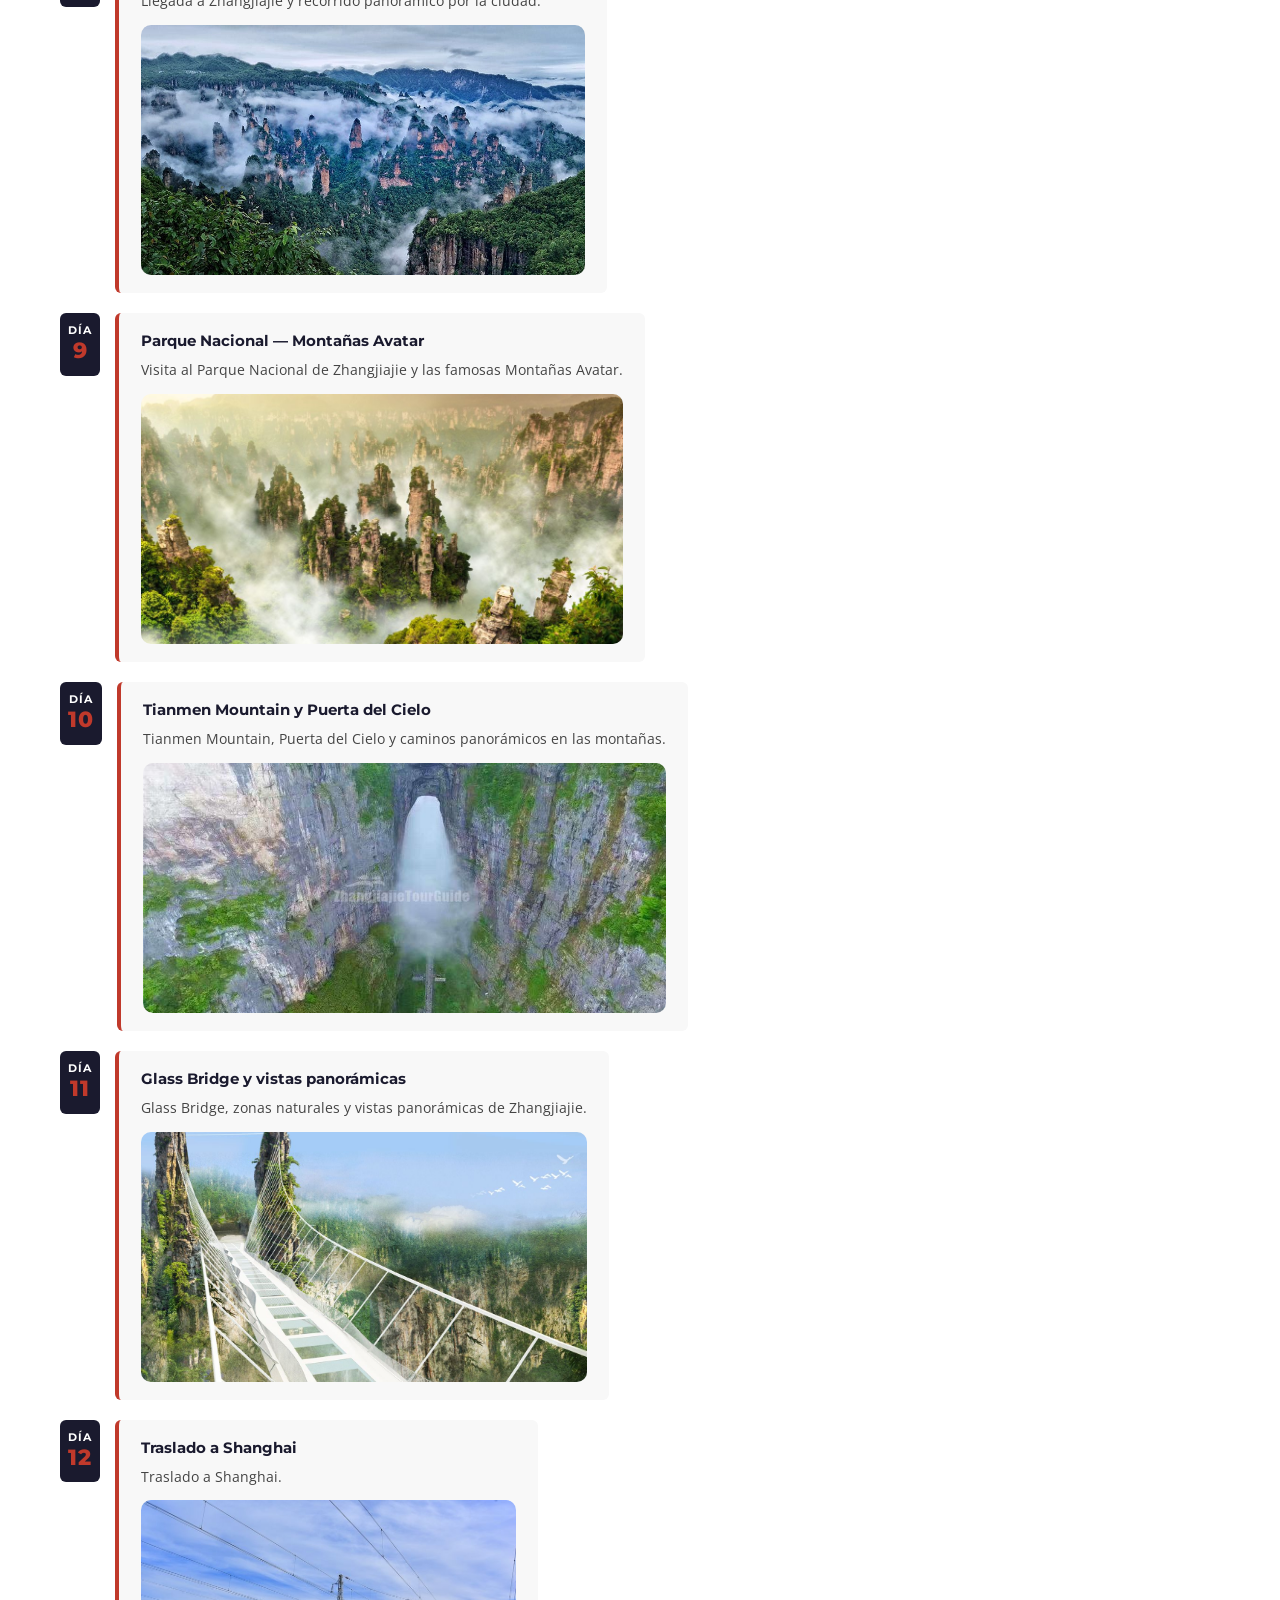
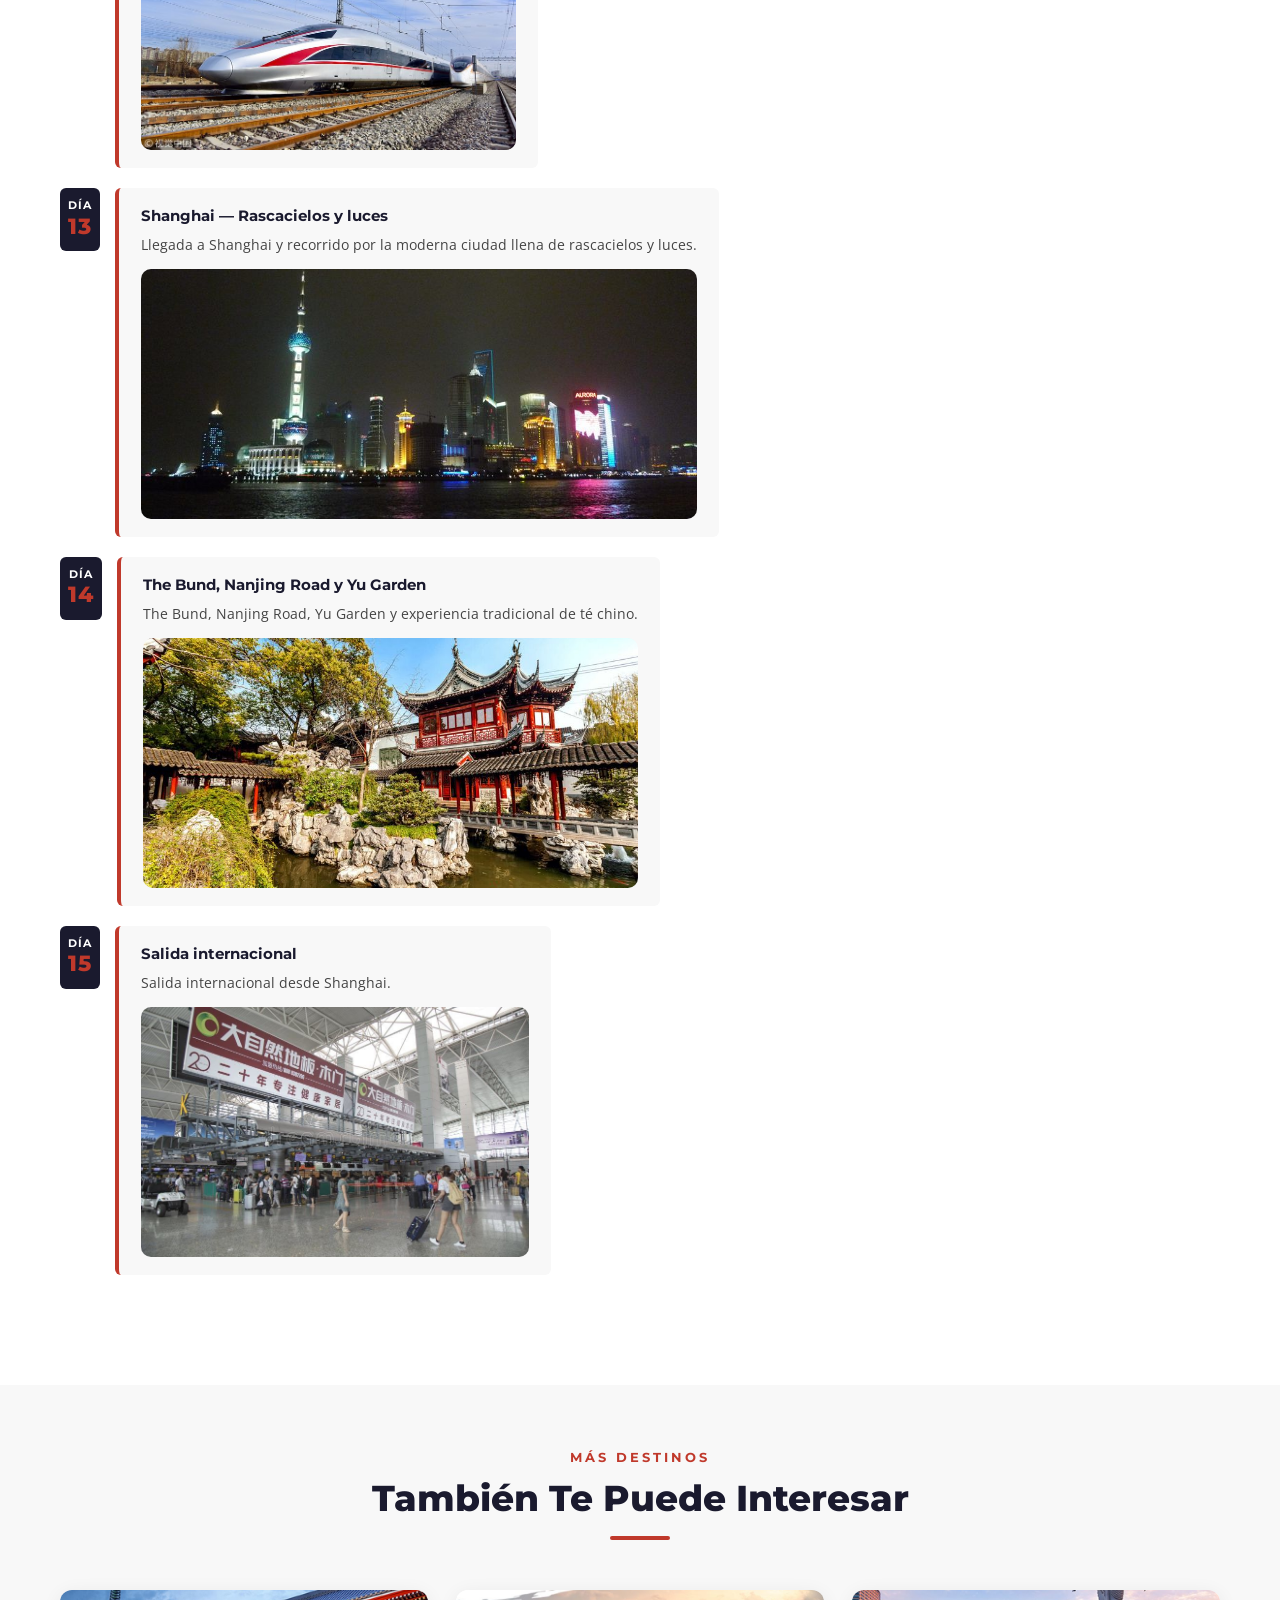
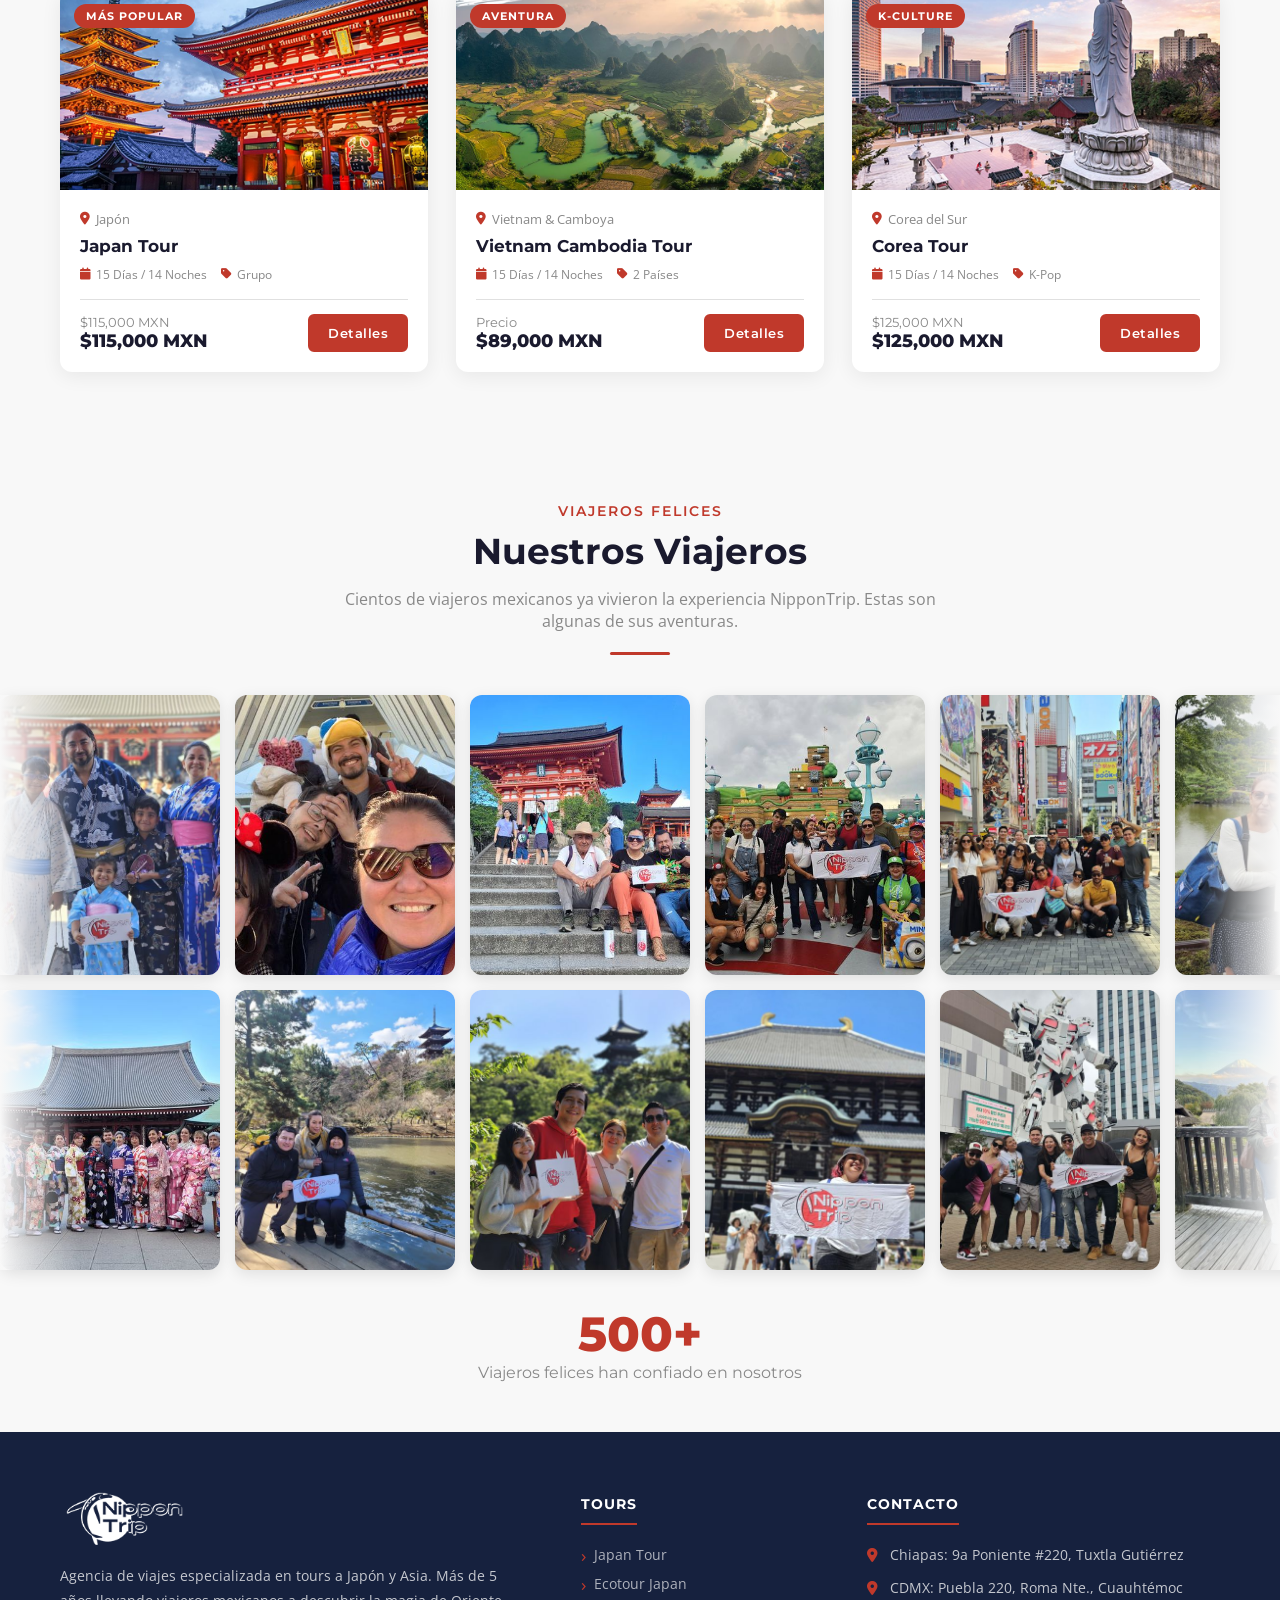
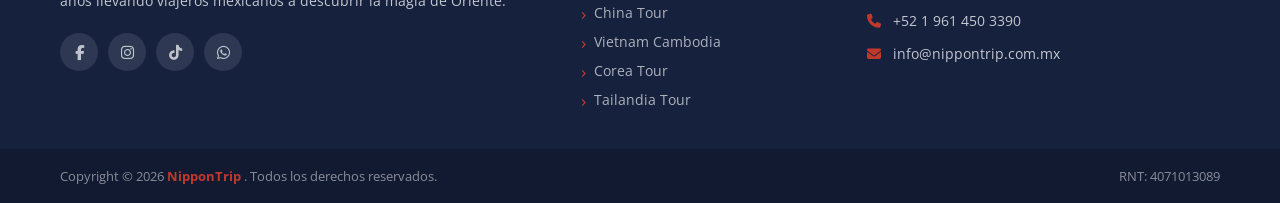
<file: china-tour.html>
<!DOCTYPE html>

<html lang="es">
<head>
<meta charset="utf-8"/>
<meta content="width=device-width, initial-scale=1.0" name="viewport"/>
<meta content="Tour a China 15 días desde México. Visita Beijing, Xi'an, Zhangjiajie y Shanghai. Gran Muralla, Guerreros de Terracota, Montañas Avatar. Incluye vuelo redondo, hoteles y guía en español." name="description"/>
<title>
   China Tour 15 Días | Beijing, Xi'an, Zhangjiajie, Shanghái | NipponTrip
  </title>
<link href="https://fonts.googleapis.com" rel="preconnect"/>
<link crossorigin="" href="https://fonts.gstatic.com" rel="preconnect"/>
<link href="https://fonts.googleapis.com/css2?family=Montserrat:wght@300;400;500;600;700;800&amp;family=Open+Sans:wght@300;400;600&amp;display=swap" rel="stylesheet"/>
<link href="https://cdnjs.cloudflare.com/ajax/libs/font-awesome/6.4.0/css/all.min.css" rel="stylesheet"/>
<link href="images/favicon.png" rel="icon" type="image/png"/>
<style>
   *, *::before, *::after { box-sizing: border-box; margin: 0; padding: 0; }
    :root {
      --primary: #c0392b; --primary-dk: #a93226; --dark: #1a1a2e; --dark2: #16213e;
      --text: #444; --text-light: #888; --white: #ffffff; --light-bg: #f8f8f8;
      --border: #e0e0e0; --radius: 6px; --transition: all 0.35s ease;
    }
    html { scroll-behavior: smooth; }
    body { font-family: 'Open Sans', sans-serif; color: var(--text); background: var(--white); overflow-x: hidden; }
    a { text-decoration: none; color: inherit; }
    img { max-width: 100%; display: block; }
    ul { list-style: none; }
    .container { max-width: 1200px; margin: 0 auto; padding: 0 20px; }
    .btn { display: inline-block; padding: 12px 30px; border-radius: var(--radius); font-family: 'Montserrat', sans-serif; font-weight: 600; font-size: 14px; letter-spacing: 0.5px; cursor: pointer; transition: var(--transition); border: 2px solid transparent; }
    .btn-primary { background: var(--primary); color: #ffffff; border-color: var(--primary); }
    .btn-primary:hover { background: var(--primary-dk); border-color: var(--primary-dk); transform: translateY(-2px); box-shadow: 0 6px 20px rgba(192,57,43,0.4); }
    .btn-whatsapp { background: #25D366; color: var(--white); border-color: #25D366; }
    .btn-whatsapp:hover { background: #1da851; border-color: #1da851; transform: translateY(-2px); }
    .top-bar { background: var(--dark); padding: 8px 0; font-size: 13px; color: rgba(255,255,255,0.7); }
    .top-bar .container { display: flex; justify-content: space-between; align-items: center; flex-wrap: wrap; gap: 8px; }
    .top-bar a { color: rgba(255,255,255,0.7); transition: var(--transition); }
    .top-bar a:hover { color: var(--primary); }
    .top-bar .top-left, .top-bar .top-right { display: flex; align-items: center; gap: 20px; }
    .top-bar i { margin-right: 5px; color: var(--primary); }
    .navbar { position: sticky; top: 0; z-index: 1000; background: var(--white); box-shadow: 0 2px 20px rgba(0,0,0,0.1); transition: var(--transition); }
    .navbar.scrolled { background: rgba(255,255,255,0.97); backdrop-filter: blur(10px); }
    .navbar .container { display: flex; align-items: center; justify-content: space-between; height: 75px; }
    .navbar-logo img { height: 55px; width: auto; }
    .navbar-menu { display: flex; align-items: center; gap: 5px; }
    .navbar-menu > li { position: relative; }
    .navbar-menu > li > a { display: block; padding: 10px 16px; font-family: 'Montserrat', sans-serif; font-size: 13px; font-weight: 600; letter-spacing: 0.5px; text-transform: uppercase; color: var(--dark); border-radius: var(--radius); transition: var(--transition); }
    .navbar-menu > li > a:hover, .navbar-menu > li > a.active { color: var(--primary); background: rgba(232,160,32,0.08); }
    .navbar-menu > li > a i { font-size: 10px; margin-left: 4px; }
    .dropdown-menu { position: absolute; top: calc(100% + 10px); left: 0; background: var(--white); min-width: 220px; border-radius: var(--radius); box-shadow: 0 10px 40px rgba(0,0,0,0.15); opacity: 0; visibility: hidden; transform: translateY(10px); transition: var(--transition); border-top: 3px solid var(--primary); z-index: 100; }
    .navbar-menu > li:hover .dropdown-menu { opacity: 1; visibility: visible; transform: translateY(0); }
    .dropdown-menu li a { display: block; padding: 11px 20px; font-size: 13px; font-weight: 500; color: var(--text); transition: var(--transition); border-bottom: 1px solid var(--border); }
    .dropdown-menu li:last-child a { border-bottom: none; }
    .dropdown-menu li a:hover { color: var(--primary); background: var(--light-bg); padding-left: 26px; }
    
    /* Nav social icons */
    .nav-social { display: flex; align-items: center; gap: 8px; margin-left: 10px; }
    .nav-social a { width: 32px; height: 32px; border-radius: 50%; background: var(--light-bg); display: flex; align-items: center; justify-content: center; font-size: 14px; color: var(--text); transition: var(--transition); }
    .nav-social a:hover { background: var(--primary); color: #ffffff; }
    .navbar-cta { padding: 10px 22px; font-size: 13px; }
    .navbar-toggle { display: none; flex-direction: column; gap: 5px; background: none; border: none; cursor: pointer; padding: 5px; }
    .navbar-toggle span { display: block; width: 24px; height: 2px; background: var(--dark); border-radius: 2px; transition: var(--transition); }
    .page-hero { position: relative; height: 400px; background-size: cover; background-position: center; display: flex; align-items: center; justify-content: center; text-align: center; }
    .page-hero::before { content: ''; position: absolute; inset: 0; background: linear-gradient(135deg, rgba(26,26,46,0.75) 0%, rgba(15,52,96,0.6) 100%); }
    .page-hero-content { position: relative; z-index: 2; color: var(--white); }
    .page-hero-content .badge { display: inline-block; background: var(--primary); color: #ffffff; font-family: 'Montserrat', sans-serif; font-size: 12px; font-weight: 700; letter-spacing: 2px; text-transform: uppercase; padding: 6px 18px; border-radius: 30px; margin-bottom: 16px; }
    .page-hero-content h1 { font-family: 'Montserrat', sans-serif; font-size: 52px; font-weight: 800; line-height: 1.1; margin-bottom: 12px; text-shadow: 0 2px 10px rgba(0,0,0,0.3); }
    .breadcrumb { display: flex; align-items: center; justify-content: center; gap: 8px; font-size: 14px; color: rgba(255,255,255,0.8); }
    .breadcrumb a { color: var(--primary); }
    .breadcrumb i { font-size: 10px; }
    .tour-section { padding: 70px 0; }
    .tour-layout { display: grid; grid-template-columns: 1fr 360px; gap: 40px; align-items: start; }
    .tour-gallery { margin-bottom: 40px; }
    .gallery-main { position: relative; border-radius: 12px; overflow: hidden; height: 420px; margin-bottom: 12px; }
    .gallery-main img { width: 100%; height: 100%; object-fit: cover; }
    .gallery-nav { position: absolute; top: 50%; transform: translateY(-50%); background: rgba(0,0,0,0.5); color: var(--white); border: none; width: 44px; height: 44px; border-radius: 50%; cursor: pointer; font-size: 16px; display: flex; align-items: center; justify-content: center; transition: var(--transition); z-index: 5; }
    .gallery-nav:hover { background: var(--primary); color: #ffffff; }
    .gallery-nav.prev { left: 15px; }
    .gallery-nav.next { right: 15px; }
    .gallery-counter { position: absolute; bottom: 15px; right: 15px; background: rgba(0,0,0,0.6); color: var(--white); font-size: 13px; padding: 4px 12px; border-radius: 20px; }
    .gallery-thumbs { display: grid; grid-template-columns: repeat(5, 1fr); gap: 8px; }
    .gallery-thumb { border-radius: 6px; overflow: hidden; cursor: pointer; height: 70px; border: 2px solid transparent; transition: var(--transition); }
    .gallery-thumb img { width: 100%; height: 100%; object-fit: cover; }
    .gallery-thumb.active, .gallery-thumb:hover { border-color: var(--primary); }
    .includes-section { margin-bottom: 40px; }
    .includes-section h2 { font-family: 'Montserrat', sans-serif; font-size: 26px; font-weight: 800; color: var(--dark); margin-bottom: 20px; padding-bottom: 12px; border-bottom: 3px solid var(--primary); display: inline-block; }
    .includes-grid { display: grid; grid-template-columns: 1fr 1fr; gap: 30px; }
    .includes-list h4 { font-family: 'Montserrat', sans-serif; font-size: 15px; font-weight: 700; color: var(--dark); margin-bottom: 14px; }
    .includes-list ul li { display: flex; align-items: flex-start; gap: 10px; padding: 8px 0; border-bottom: 1px solid var(--border); font-size: 14px; color: var(--text); }
    .includes-list ul li:last-child { border-bottom: none; }
    .includes-list.included ul li i { color: #22c55e; font-size: 16px; flex-shrink: 0; width: 20px; text-align: center; }
    .includes-list.excluded ul li i { color: #ef4444; font-size: 16px; flex-shrink: 0; width: 20px; text-align: center; }
    .itinerary-section { margin-bottom: 40px; }
    .itinerary-section h2 { font-family: 'Montserrat', sans-serif; font-size: 26px; font-weight: 800; color: var(--dark); margin-bottom: 24px; padding-bottom: 12px; border-bottom: 3px solid var(--primary); display: inline-block; }
    .itinerary-item { display: grid; grid-template-columns: 80px 1fr; gap: 20px; margin-bottom: 24px; }
    .day-badge { background: var(--dark); color: var(--white); font-family: 'Montserrat', sans-serif; font-size: 11px; font-weight: 700; letter-spacing: 1px; text-transform: uppercase; padding: 10px 8px; border-radius: var(--radius); text-align: center; line-height: 1.3; height: fit-content; }
    .day-badge span { display: block; font-size: 22px; font-weight: 800; color: var(--primary); }
    .day-content { background: var(--light-bg); border-radius: var(--radius); padding: 18px 22px; border-left: 4px solid var(--primary); }
    .day-content h4 { font-family: 'Montserrat', sans-serif; font-size: 15px; font-weight: 700; color: var(--dark); margin-bottom: 8px; }
    .day-content p { font-size: 14px; color: var(--text); line-height: 1.7; }
    .tour-sidebar { position: sticky; top: 90px; }
    .sidebar-card { background: var(--white); border-radius: 12px; box-shadow: 0 4px 30px rgba(0,0,0,0.1); overflow: hidden; margin-bottom: 24px; }
    .sidebar-card-header { background: var(--dark); padding: 20px 24px; }
    .sidebar-card-header h3 { font-family: 'Montserrat', sans-serif; font-size: 20px; font-weight: 800; color: var(--white); margin-bottom: 6px; }
    .sidebar-card-header .price-label { font-size: 13px; color: rgba(255,255,255,0.6); }
    .sidebar-card-header .price { font-family: 'Montserrat', sans-serif; font-size: 28px; font-weight: 800; color: #ffffff; }
    .sidebar-card-body { padding: 24px; }
    .tour-meta-list { margin-bottom: 20px; }
    .tour-meta-list li { display: flex; align-items: center; gap: 12px; padding: 10px 0; border-bottom: 1px solid var(--border); font-size: 14px; }
    .tour-meta-list li:last-child { border-bottom: none; }
    .tour-meta-list li i { color: var(--primary); width: 18px; text-align: center; }
    .tour-meta-list li strong { color: var(--dark); }
    .sidebar-actions { display: flex; flex-direction: column; gap: 12px; }
    .sidebar-actions .btn { width: 100%; text-align: center; padding: 14px; font-size: 15px; }
    .related-section { padding: 60px 0; background: var(--light-bg); }
    .section-header { text-align: center; margin-bottom: 50px; }
    .section-header .label { display: inline-block; font-family: 'Montserrat', sans-serif; font-size: 13px; font-weight: 700; letter-spacing: 3px; text-transform: uppercase; color: var(--primary); margin-bottom: 12px; }
    .section-header h2 { font-family: 'Montserrat', sans-serif; font-size: 36px; font-weight: 800; color: var(--dark); line-height: 1.2; margin-bottom: 16px; }
    .section-header .divider { width: 60px; height: 4px; background: var(--primary); margin: 16px auto 0; border-radius: 2px; }
    .tours-grid { display: grid; grid-template-columns: repeat(3, 1fr); gap: 28px; }
    .tour-card { background: var(--white); border-radius: 12px; overflow: hidden; box-shadow: 0 4px 20px rgba(0,0,0,0.07); transition: var(--transition); }
    .tour-card:hover { transform: translateY(-8px); box-shadow: 0 16px 40px rgba(0,0,0,0.14); }
    .tour-card-img { position: relative; height: 200px; overflow: hidden; }
    .tour-card-img img { width: 100%; height: 100%; object-fit: cover; transition: transform 0.5s ease; }
    .tour-card:hover .tour-card-img img { transform: scale(1.08); }
    .tour-card-tag { position: absolute; top: 14px; left: 14px; background: var(--primary); color: #ffffff; font-family: 'Montserrat', sans-serif; font-size: 11px; font-weight: 700; letter-spacing: 1px; text-transform: uppercase; padding: 5px 12px; border-radius: 20px; }
    .tour-card-body { padding: 20px; }
    .tour-card-location { display: flex; align-items: center; gap: 6px; font-size: 13px; color: var(--text-light); margin-bottom: 8px; }
    .tour-card-location i { color: var(--primary); }
    .tour-card-body h3 { font-family: 'Montserrat', sans-serif; font-size: 17px; font-weight: 700; color: var(--dark); margin-bottom: 10px; }
    .tour-card-meta { display: flex; gap: 14px; font-size: 12px; color: var(--text-light); margin-bottom: 16px; flex-wrap: wrap; }
    .tour-card-meta span { display: flex; align-items: center; gap: 5px; }
    .tour-card-meta i { color: var(--primary); }
    .tour-card-footer { display: flex; align-items: center; justify-content: space-between; padding-top: 14px; border-top: 1px solid var(--border); }
    .tour-card-price { font-family: 'Montserrat', sans-serif; font-size: 13px; color: var(--text-light); }
    .tour-card-price strong { display: block; font-size: 18px; color: #1a1a2e; font-weight: 800; }
    .tour-card-footer .btn { padding: 9px 18px; font-size: 13px; }
    footer { background: var(--dark2); color: rgba(255,255,255,0.75); }
    .footer-top { padding: 60px 0 40px; }
    .footer-grid { display: grid; grid-template-columns: 2fr 1fr 1.5fr; gap: 50px; }
    .footer-brand img { height: 55px; margin-bottom: 16px; filter: brightness(0) invert(1); }
    .footer-brand p { font-size: 14px; line-height: 1.8; margin-bottom: 20px; }
    .social-links { display: flex; gap: 10px; }
    .social-links a { width: 38px; height: 38px; border-radius: 50%; background: rgba(255,255,255,0.1); display: flex; align-items: center; justify-content: center; font-size: 15px; color: rgba(255,255,255,0.7); transition: var(--transition); }
    .social-links a:hover { background: var(--primary); color: #ffffff; }
    .footer-col h4 { font-family: 'Montserrat', sans-serif; font-size: 14px; font-weight: 700; text-transform: uppercase; letter-spacing: 1px; color: var(--white); margin-bottom: 20px; padding-bottom: 10px; border-bottom: 2px solid var(--primary); display: inline-block; }
    .footer-links { display: flex; flex-direction: column; gap: 10px; }
    .footer-links a { font-size: 14px; color: rgba(255,255,255,0.65); transition: var(--transition); display: flex; align-items: center; gap: 8px; }
    .footer-links a::before { content: '›'; color: var(--primary); font-size: 18px; line-height: 1; }
    .footer-links a:hover { color: var(--primary); padding-left: 5px; }
    .footer-contact-list { display: flex; flex-direction: column; gap: 14px; }
    .footer-contact-list li { display: flex; align-items: flex-start; gap: 12px; font-size: 14px; }
    .footer-contact-list li i { color: var(--primary); margin-top: 3px; flex-shrink: 0; }
    .footer-bottom { background: rgba(0,0,0,0.2); padding: 18px 0; }
    .footer-bottom .container { display: flex; justify-content: space-between; align-items: center; flex-wrap: wrap; gap: 10px; font-size: 13px; color: rgba(255,255,255,0.5); }
    .scroll-top { position: fixed; bottom: 30px; right: 30px; width: 46px; height: 46px; background: var(--primary); color: #ffffff; border: none; border-radius: 50%; cursor: pointer; font-size: 16px; display: flex; align-items: center; justify-content: center; box-shadow: 0 4px 15px rgba(192,57,43,0.4); transition: var(--transition); opacity: 0; visibility: hidden; z-index: 999; }
    .scroll-top.visible { opacity: 1; visibility: visible; }
    .scroll-top:hover { background: var(--primary-dk); transform: translateY(-3px); }
    @media (max-width: 992px) {
      .tour-layout { grid-template-columns: 1fr; }
      .tour-sidebar { position: static; }
      .tours-grid { grid-template-columns: repeat(2, 1fr); }
      .footer-grid { grid-template-columns: 1fr 1fr; }
    }
    @media (max-width: 768px) {
      .navbar-menu { display: none; position: fixed; top: 0; left: 0; right: 0; bottom: 0; background: var(--white); flex-direction: column; align-items: center; justify-content: center; gap: 8px; z-index: 999; }
      .navbar-menu.open { display: flex; }
      .navbar-menu > li > a { font-size: 16px; padding: 14px 30px; }
      .dropdown-menu { position: static; opacity: 1; visibility: visible; transform: none; box-shadow: none; border-top: none; background: var(--light-bg); min-width: auto; width: 100%; }
      .navbar-toggle { display: flex; z-index: 1000; }
      
    /* Nav social icons */
    .nav-social { display: flex; align-items: center; gap: 8px; margin-left: 10px; }
    .nav-social a { width: 32px; height: 32px; border-radius: 50%; background: var(--light-bg); display: flex; align-items: center; justify-content: center; font-size: 14px; color: var(--text); transition: var(--transition); }
    .nav-social a:hover { background: var(--primary); color: #ffffff; }
    .navbar-cta { display: none; }
      .nav-social { display: none; }
      .page-hero-content h1 { font-size: 32px; }
      .gallery-main { height: 260px; }
      .includes-grid { grid-template-columns: 1fr; }
      .itinerary-item { grid-template-columns: 60px 1fr; gap: 12px; }
      .tours-grid { grid-template-columns: 1fr; }
      .footer-grid { grid-template-columns: 1fr; gap: 30px; }
      .top-bar .top-left { display: none; }
    }
  
    /* ===== TRAVELERS GALLERY ===== */
    .travelers-section {
      padding: 70px 0 50px;
      background: var(--light-bg);
      overflow: hidden;
    }
    .travelers-section .section-header {
      text-align: center;
      margin-bottom: 40px;
    }
    .travelers-section .section-header .label {
      color: var(--primary);
      font-weight: 600;
      text-transform: uppercase;
      letter-spacing: 2px;
      font-size: 14px;
      display: block;
      margin-bottom: 10px;
    }
    .travelers-section .section-header h2 {
      font-size: 36px;
      font-weight: 700;
      color: var(--dark);
      margin: 0 0 15px;
    }
    .travelers-section .section-header p {
      color: var(--text-light);
      max-width: 600px;
      margin: 0 auto;
    }
    .travelers-section .section-header .divider {
      width: 60px;
      height: 3px;
      background: var(--primary);
      margin: 20px auto 0;
      border-radius: 2px;
    }
    .marquee-wrapper {
      position: relative;
      width: 100%;
    }
    .marquee-wrapper::before,
    .marquee-wrapper::after {
      content: '';
      position: absolute;
      top: 0;
      bottom: 0;
      width: 80px;
      z-index: 2;
      pointer-events: none;
    }
    .marquee-wrapper::before {
      left: 0;
      background: linear-gradient(to right, var(--light-bg), transparent);
    }
    .marquee-wrapper::after {
      right: 0;
      background: linear-gradient(to left, var(--light-bg), transparent);
    }
    .marquee-track {
      display: flex;
      gap: 15px;
      animation: marqueeScroll 60s linear infinite;
      width: max-content;
    }
    .marquee-track:hover {
      animation-play-state: paused;
    }
    .marquee-row-reverse .marquee-track {
      animation: marqueeScrollReverse 55s linear infinite;
    }
    .marquee-row-reverse .marquee-track:hover {
      animation-play-state: paused;
    }
    .marquee-item {
      flex-shrink: 0;
      width: 220px;
      height: 280px;
      border-radius: 12px;
      overflow: hidden;
      box-shadow: 0 4px 15px rgba(0,0,0,0.1);
      transition: transform 0.3s ease, box-shadow 0.3s ease;
    }
    .marquee-item:hover {
      transform: scale(1.05);
      box-shadow: 0 8px 25px rgba(0,0,0,0.2);
    }
    .marquee-item img {
      width: 100%;
      height: 100%;
      object-fit: cover;
    }
    .marquee-rows {
      display: flex;
      flex-direction: column;
      gap: 15px;
    }
    @keyframes marqueeScroll {
      0% { transform: translateX(0); }
      100% { transform: translateX(-50%); }
    }
    @keyframes marqueeScrollReverse {
      0% { transform: translateX(-50%); }
      100% { transform: translateX(0); }
    }
    .travelers-counter {
      text-align: center;
      margin-top: 40px;
      font-family: 'Montserrat', sans-serif;
    }
    .travelers-counter .big-num {
      font-size: 48px;
      font-weight: 800;
      color: var(--primary);
      line-height: 1;
    }
    .travelers-counter .counter-label {
      font-size: 16px;
      color: var(--text-light);
      margin-top: 5px;
    }
    @media (max-width: 768px) {
      .marquee-item { width: 160px; height: 200px; }
      .travelers-section { padding: 50px 0 40px; }
      .travelers-section .section-header h2 { font-size: 28px; }
      .travelers-counter .big-num { font-size: 36px; }
    }
    @media (max-width: 480px) {
      .marquee-item { width: 130px; height: 170px; }
    }

  
    .day-image { width: 100%; border-radius: 10px; margin-top: 12px; object-fit: cover; max-height: 250px; }
    .itinerary-item { display: flex; gap: 15px; margin-bottom: 20px; align-items: flex-start; }
</style>
<link href="https://nippontrip.com.mx/china-tour.html" rel="canonical"/>
<meta content="es_MX" property="og:locale"/>
<meta content="article" property="og:type"/>
<meta content="China Tour 14 Días | Beijing, Shanghái, Chongqing | NipponTrip" property="og:title"/>
<meta content="Tour a China 14 días desde México. Visita la Gran Muralla, Ciudad Prohibida, Shanghai y Chongqing. Incluye vuelo redondo, hoteles y guía en español." property="og:description"/>
<meta content="https://nippontrip.com.mx/china-tour.html" property="og:url"/>
<meta content="NipponTrip" property="og:site_name"/>
<meta content="https://nippontrip.com.mx/images/banner/china-tour-banner.jpg" property="og:image"/>
<meta content="1200" property="og:image:width"/>
<meta content="630" property="og:image:height"/>
<meta content="summary_large_image" name="twitter:card"/>
<meta content="China Tour 14 Días | Beijing, Shanghái, Chongqing | NipponTrip" name="twitter:title"/>
<meta content="Tour a China 14 días desde México. Visita la Gran Muralla, Ciudad Prohibida, Shanghai y Chongqing. Incluye vuelo redondo, hoteles y guía en español." name="twitter:description"/>
<meta content="https://nippontrip.com.mx/images/banner/china-tour-banner.jpg" name="twitter:image"/>
<script type="application/ld+json">
   {
    "@context": "https://schema.org",
    "@type": "TouristTrip",
    "name": "China Tour - NipponTrip",
    "description": "China Tour - NipponTrip. 15 Días / 14 Noches descubriendo China.",
    "url": "https://nippontrip.com.mx/china-tour.html",
    "image": "https://nippontrip.com.mx/images/banner/china-tour-banner.jpg"
  }
  </script>
</head>
<body>
<div class="top-bar">
<div class="container">
<div class="top-left">
<span>
<i class="fas fa-phone">
</i>
      +52 1 961 450 3390
     </span>
<span>
<i class="fas fa-envelope">
</i>
      info@nippontrip.com.mx
     </span>
</div>
<div class="top-right">
<a href="packages.html">
<i class="fas fa-suitcase">
</i>
      Tours y Paquetes
     </a>
<a href="contact.html">
<i class="fas fa-headset">
</i>
      Contáctanos
     </a>
</div>
</div>
</div>
<nav class="navbar" id="navbar">
<div class="container">
<a class="navbar-logo" href="index.html">
<img alt="NipponTrip" src="images/logo.png"/>
</a>
<ul class="navbar-menu" id="navMenu">
<li>
<a href="index.html">
       Inicio
      </a>
</li>
<li>
<a class="active" href="#">
       Tours
       <i class="fas fa-chevron-down">
</i>
</a>
<ul class="dropdown-menu">
<li>
<a href="japan-tour.html">
         Japan Tour
        </a>
</li>
<li>
<a href="ecotour-japan.html">
         Ecotour Japan
        </a>
</li>
<li>
<a href="china-tour.html">
         China Tour
        </a>
</li>
<li>
<a href="vietnam-cambodia-tour.html">
         Vietnam Cambodia Tour
        </a>
</li>
<li>
<a href="corea-tour.html">
         Corea Tour
        </a>
</li>
<li>
<a href="tailandia-tour.html">
         Tailandia Tour
        </a>
</li>
</ul>
</li>
<li>
<a href="about-us.html">
       Nosotros
      </a>
</li>
<li>
<a href="contact.html">
       Contacto
      </a>
</li>
</ul>
<div class="nav-social">
<a aria-label="Facebook" href="https://www.facebook.com/tripnippon" rel="noopener" target="_blank"><i class="fab fa-facebook-f"></i></a>
<a aria-label="Instagram" href="https://www.instagram.com/tripnippon/" rel="noopener" target="_blank"><i class="fab fa-instagram"></i></a>
<a aria-label="TikTok" href="https://www.tiktok.com/@nippontrip" rel="noopener" target="_blank"><i class="fab fa-tiktok"></i></a>
</div>
<a class="btn btn-primary navbar-cta" href="contact.html">
     Reservar Ahora
    </a>
<button aria-label="Menú" class="navbar-toggle" id="navToggle">
<span>
</span>
<span>
</span>
<span>
</span>
</button>
</div>
</nav>
<div class="page-hero" style="background-image: url('images/banner/china-banner.jpg');">
<div class="page-hero-content">
<span class="badge">
     15 Días • Beijing • Xi'an • Zhangjiajie • Shanghai
    </span>
<h1>
     China Tour
    </h1>
<div class="breadcrumb">
<a href="index.html">
      Inicio
     </a>
<i class="fas fa-chevron-right">
</i>
<a href="packages.html">
      Tours
     </a>
<i class="fas fa-chevron-right">
</i>
<span>
      China Tour
     </span>
</div>
</div>
</div>
<section class="tour-section">
<div class="container">
<div class="tour-layout">
<div class="tour-main">
<div class="tour-gallery">
<div class="gallery-main">
<img alt="China Tour" id="mainImg" src="images/tour/china/tour-slide-1.jpg"/>
<button class="gallery-nav prev" id="prevBtn">
<i class="fas fa-chevron-left">
</i>
</button>
<button class="gallery-nav next" id="nextBtn">
<i class="fas fa-chevron-right">
</i>
</button>
<div class="gallery-counter">
<span id="currentImg">
          1
         </span>
         / 10
        </div>
</div>
<div class="gallery-thumbs">
<div class="gallery-thumb active" data-index="0">
<img alt="" src="images/tour/china/tour-thumb-1.jpg"/>
</div>
<div class="gallery-thumb" data-index="1">
<img alt="" src="images/tour/china/tour-thumb-2.jpg"/>
</div>
<div class="gallery-thumb" data-index="2">
<img alt="" src="images/tour/china/tour-thumb-3.jpg"/>
</div>
<div class="gallery-thumb" data-index="3">
<img alt="" src="images/tour/china/tour-thumb-4.jpg"/>
</div>
<div class="gallery-thumb" data-index="4">
<img alt="" src="images/tour/china/tour-thumb-5.jpg"/>
</div>
<div class="gallery-thumb" data-index="5">
<img alt="" src="images/tour/china/tour-thumb-6.jpg"/>
</div>
<div class="gallery-thumb" data-index="6">
<img alt="" src="images/tour/china/tour-thumb-7.jpg"/>
</div>
<div class="gallery-thumb" data-index="7">
<img alt="" src="images/tour/china/tour-thumb-8.jpg"/>
</div>
<div class="gallery-thumb" data-index="8">
<img alt="" src="images/tour/china/tour-thumb-9.jpg"/>
</div>
<div class="gallery-thumb" data-index="9">
<img alt="" src="images/tour/china/tour-thumb-10.jpg"/>
</div>
</div>
</div>
<div class="includes-section">
<h2>
        ¿Qué incluye?
       </h2>
<div class="includes-grid">
<div class="includes-list included">
<h4>
          Incluye
         </h4>
<ul>
<li><i class="fas fa-plane"></i><span>Vuelo redondo México - China</span></li>
<li><i class="fas fa-hotel"></i><span>Hospedaje en hotel</span></li>
<li><i class="fas fa-user-tie"></i><span>Guía Turístico en español</span></li>
<li><i class="fas fa-bus"></i><span>Traslados incluidos</span></li>
<li><i class="fas fa-ticket-alt"></i><span>Accesos a los sitios del itinerario</span></li>
<li><i class="fas fa-wifi"></i><span>Internet Móvil</span></li>
<li><i class="fas fa-shield-alt"></i><span>Seguro de Viajero</span></li>
</ul>
</div>
<div class="includes-list excluded">
<h4>
          No incluye
         </h4>
<ul>
<li><i class="fas fa-times-circle"></i><span>Accesos a sitios no mencionados</span></li>
<li><i class="fas fa-times-circle"></i><span>Alimentos</span></li>
</ul>
</div>
</div>
</div>
<div class="dates-section" style="margin-bottom:30px; padding:24px; background:#fff8f0; border-radius:8px; border-left:4px solid var(--primary);">
<h2 style="font-family:'Montserrat',sans-serif; font-size:22px; font-weight:800; color:var(--dark); margin-bottom:16px;">📅 Fechas disponibles</h2>
<p style="font-family:'Montserrat',sans-serif; font-size:12px; font-weight:800; letter-spacing:1px; color:#777; margin:0 0 10px;">SALIDAS 2026</p>
<div style="display:flex; flex-wrap:wrap; gap:12px;">
<div style="background:white; padding:14px 20px; border-radius:6px; box-shadow:0 2px 8px rgba(0,0,0,0.08); flex:1; min-width:200px;">
<strong style="color:var(--primary); font-size:14px;">OTOÑO 2026</strong><br/>
<span style="font-size:15px; color:#333;">26 de octubre al 10 de noviembre</span>
</div>
</div>
<div style="display:inline-block; margin:24px 0 12px; padding:7px 14px; background:var(--primary); color:#fff; border-radius:20px; font-family:'Montserrat',sans-serif; font-size:12px; font-weight:800; letter-spacing:1px;">NUEVAS SALIDAS 2027</div>
<div style="display:grid; grid-template-columns:repeat(auto-fit, minmax(220px, 1fr)); gap:12px;">
<div style="background:#fff; padding:14px 20px; border-radius:6px; box-shadow:0 2px 8px rgba(0,0,0,0.08); border-top:3px solid var(--primary);">
<strong style="color:var(--primary); font-size:14px;">SEMANA SANTA 2027</strong><br/>
<span style="font-size:14px; color:#333;">31 de marzo al 13 de abril</span>
</div>
<div style="background:#fff; padding:14px 20px; border-radius:6px; box-shadow:0 2px 8px rgba(0,0,0,0.08); border-top:3px solid var(--primary);">
<strong style="color:var(--primary); font-size:14px;">MAYO 2027</strong><br/>
<span style="font-size:14px; color:#333;">11 al 25 de mayo</span>
</div>
<div style="background:#fff; padding:14px 20px; border-radius:6px; box-shadow:0 2px 8px rgba(0,0,0,0.08); border-top:3px solid var(--primary);">
<strong style="color:var(--primary); font-size:14px;">VERANO 2027</strong><br/>
<span style="font-size:14px; color:#333;">27 de julio al 10 de agosto</span>
</div>
<div style="background:#fff; padding:14px 20px; border-radius:6px; box-shadow:0 2px 8px rgba(0,0,0,0.08); border-top:3px solid var(--primary);">
<strong style="color:var(--primary); font-size:14px;">OCTUBRE 2027</strong><br/>
<span style="font-size:14px; color:#333;">12 al 26 de octubre</span>
</div>
</div>
<p style="margin-top:14px; font-size:14px; color:#666;">¿Buscas otra fecha? <strong>Contáctanos por WhatsApp</strong> y te compartimos más opciones.</p>
</div>
<div class="itinerary-section">
<h2>
        Itinerario
       </h2>
<!-- BEIJING (Días 1-4) -->
<div class="itinerary-item">
<div class="day-badge">
         DÍA
         <span>1</span>
</div>
<div class="day-content">
<h4>Llegada a Beijing</h4>
<p>Llegada a Beijing y primer recorrido por la capital de China, rodeada de historia imperial y modernas avenidas iluminadas.</p>
<img alt="Beijing moderno, skyline nocturno" class="day-image" loading="lazy" src="itinerario-img/china-d1.jpg"/>
</div>
</div>
<div class="itinerary-item">
<div class="day-badge">
         DÍA
         <span>2</span>
</div>
<div class="day-content">
<h4>Ciudad Prohibida y Plaza Tiananmen</h4>
<p>Visita a la Ciudad Prohibida, Plaza Tiananmen y recorrido por las calles tradicionales de Beijing.</p>
<img alt="Plaza Tiananmen y Ciudad Prohibida, Beijing" class="day-image" loading="lazy" src="itinerario-img/china-d2.jpg"/>
</div>
</div>
<div class="itinerary-item">
<div class="day-badge">
         DÍA
         <span>3</span>
</div>
<div class="day-content">
<h4>Gran Muralla China</h4>
<p>Excursión a la Gran Muralla China, miradores panorámicos y zonas emblemáticas de la ciudad.</p>
<img alt="Gran Muralla China" class="day-image" loading="lazy" src="itinerario-img/china-d3.jpg"/>
</div>
</div>
<div class="itinerary-item">
<div class="day-badge">
         DÍA
         <span>4</span>
</div>
<div class="day-content">
<h4>Hutongs y Beijing moderno</h4>
<p>Recorrido por zonas modernas, hutongs y ambiente urbano de Beijing.</p>
<img alt="Hutongs tradicionales de Beijing" class="day-image" loading="lazy" src="itinerario-img/china-d4.jpg"/>
</div>
</div>
<!-- XI'AN (Días 5-7) -->
<div class="itinerary-item">
<div class="day-badge">
         DÍA
         <span>5</span>
</div>
<div class="day-content">
<h4>Traslado a Xi’an</h4>
<p>Traslado a Xi’an y recorrido por la histórica ciudad imperial.</p>
<img alt="Tren de alta velocidad en China" class="day-image" loading="lazy" src="itinerario-img/china-d6.jpg"/>
</div>
</div>
<div class="itinerary-item">
<div class="day-badge">
         DÍA
         <span>6</span>
</div>
<div class="day-content">
<h4>Guerreros de Terracota y Barrio Musulmán</h4>
<p>Visita a los Guerreros de Terracota, barrio musulmán y zonas tradicionales de Xi’an.</p>
<img alt="Guerreros de Terracota, Xi'an" class="day-image" loading="lazy" src="itinerario-img/china-d6-xian-terracotta.jpg"/>
</div>
</div>
<div class="itinerary-item">
<div class="day-badge">
         DÍA
         <span>7</span>
</div>
<div class="day-content">
<h4>Muralla antigua y city walk nocturno</h4>
<p>Recorrido por la muralla antigua, city walk nocturno y traslado a Zhangjiajie.</p>
<img alt="Muralla antigua de Xi'an de noche" class="day-image" loading="lazy" src="itinerario-img/china-d7-xian-wall.jpg"/>
</div>
</div>
<!-- ZHANGJIAJIE (Días 8-11) -->
<div class="itinerary-item">
<div class="day-badge">
         DÍA
         <span>8</span>
</div>
<div class="day-content">
<h4>Llegada a Zhangjiajie</h4>
<p>Llegada a Zhangjiajie y recorrido panorámico por la ciudad.</p>
<img alt="Ciudad de Zhangjiajie" class="day-image" loading="lazy" src="itinerario-img/china-d8-zhangjiajie-city.jpg"/>
</div>
</div>
<div class="itinerary-item">
<div class="day-badge">
         DÍA
         <span>9</span>
</div>
<div class="day-content">
<h4>Parque Nacional — Montañas Avatar</h4>
<p>Visita al Parque Nacional de Zhangjiajie y las famosas Montañas Avatar.</p>
<img alt="Montañas Avatar, Parque Nacional Zhangjiajie" class="day-image" loading="lazy" src="itinerario-img/china-d9-avatar.jpg"/>
</div>
</div>
<div class="itinerary-item">
<div class="day-badge">
         DÍA
         <span>10</span>
</div>
<div class="day-content">
<h4>Tianmen Mountain y Puerta del Cielo</h4>
<p>Tianmen Mountain, Puerta del Cielo y caminos panorámicos en las montañas.</p>
<img alt="Tianmen Mountain, Puerta del Cielo" class="day-image" loading="lazy" src="itinerario-img/china-d10-tianmen.jpg"/>
</div>
</div>
<div class="itinerary-item">
<div class="day-badge">
         DÍA
         <span>11</span>
</div>
<div class="day-content">
<h4>Glass Bridge y vistas panorámicas</h4>
<p>Glass Bridge, zonas naturales y vistas panorámicas de Zhangjiajie.</p>
<img alt="Glass Bridge, Zhangjiajie" class="day-image" loading="lazy" src="itinerario-img/china-d11-glass-bridge.jpg"/>
</div>
</div>
<!-- SHANGHAI (Días 12-15) -->
<div class="itinerary-item">
<div class="day-badge">
         DÍA
         <span>12</span>
</div>
<div class="day-content">
<h4>Traslado a Shanghai</h4>
<p>Traslado a Shanghai.</p>
<img alt="Tren de alta velocidad en China" class="day-image" loading="lazy" src="itinerario-img/china-d6.jpg"/>
</div>
</div>
<div class="itinerary-item">
<div class="day-badge">
         DÍA
         <span>13</span>
</div>
<div class="day-content">
<h4>Shanghai — Rascacielos y luces</h4>
<p>Llegada a Shanghai y recorrido por la moderna ciudad llena de rascacielos y luces.</p>
<img alt="Skyline nocturno de Shanghai" class="day-image" loading="lazy" src="itinerario-img/china-d7.jpg"/>
</div>
</div>
<div class="itinerary-item">
<div class="day-badge">
         DÍA
         <span>14</span>
</div>
<div class="day-content">
<h4>The Bund, Nanjing Road y Yu Garden</h4>
<p>The Bund, Nanjing Road, Yu Garden y experiencia tradicional de té chino.</p>
<img alt="Yu Garden, Shanghai" class="day-image" loading="lazy" src="itinerario-img/china-d8.jpg"/>
</div>
</div>
<div class="itinerary-item">
<div class="day-badge">
         DÍA
         <span>15</span>
</div>
<div class="day-content">
<h4>Salida internacional</h4>
<p>Salida internacional desde Shanghai.</p>
<img alt="Aeropuerto de Shanghai" class="day-image" loading="lazy" src="itinerario-img/china-d14.jpg"/>
</div>
</div>
</div>
</div>
<div class="tour-sidebar">
<div class="sidebar-card">
<div class="sidebar-card-header">
<h3>
         China Tour
        </h3>
<div class="price-label">
         Precio desde
        </div>
<div class="price">$125,000 MXN</div>
</div>
<div class="sidebar-card-body">
<ul class="tour-meta-list">
<li>
<i class="fas fa-calendar-alt">
</i>
<span>
<strong>
            Duración:
           </strong>
           15 Días / 14 Noches
          </span>
</li>
<li>
<i class="fas fa-map-marker-alt">
</i>
<span>
<strong>
            Destino:
           </strong>
           China
          </span>
</li>
<li>
<i class="fas fa-users">
</i>
<span>
<strong>
            Tipo:
           </strong>
           Grupo
          </span>
</li>
<li>
<i class="fas fa-plane">
</i>
<span>
<strong>
            Vuelo:
           </strong>
           Redondo desde México
          </span>
</li>
<li>
<i class="fas fa-hotel">
</i>
<span>
<strong>
            Hotel:
           </strong>
           Hotel
          </span>
</li>
<li>
<i class="fas fa-language">
</i>
<span>
<strong>
            Guía:
           </strong>
           En español
          </span>
</li>
<li>
<i class="fas fa-credit-card">
</i>
<span>
<strong>
            Pago:
           </strong>
           Hasta 12 MSI
          </span>
</li>
</ul>
<div class="sidebar-actions">
<a class="btn btn-whatsapp" href="https://wa.me/5219614503390?text=%C2%A1Hola%21%20%F0%9F%8F%AE%20Me%20interesa%20el%20paquete%20%23ChinaTour.%20Me%20gustar%C3%ADa%20conocer%20m%C3%A1s%20sobre%20el%20itinerario.%20%F0%9F%90%89" target="_blank">
<i class="fab fa-whatsapp">
</i>
          Consultar por WhatsApp
         </a>
<a class="btn btn-primary" href="contact.html">
<i class="fas fa-paper-plane">
</i>
          Solicitar Información
         </a>
</div>
</div>
</div>
<div class="sidebar-card">
<div class="sidebar-card-header">
<h3>
         Otros Tours
        </h3>
</div>
<div class="sidebar-card-body" style="padding:16px 20px;">
<div style="display:flex;flex-direction:column;gap:10px;">
<a href="japan-tour.html" onmouseout="this.style.background='var(--light-bg)'" onmouseover="this.style.background='rgba(232,160,32,0.1)'" style="display:flex;align-items:center;gap:12px;padding:10px;border-radius:6px;background:var(--light-bg);transition:var(--transition);">
<img alt="Japan Tour" src="images/gallery/japantour-card.jpg" style="width:60px;height:45px;object-fit:cover;border-radius:4px;flex-shrink:0;"/>
<div>
<strong style="font-family:'Montserrat',sans-serif;font-size:13px;color:var(--dark);">
            Japan Tour
           </strong>
<br/>
<span style="font-size:12px;color:var(--text-light);">
            15 Días / 14 Noches
           </span>
</div>
</a>
<a href="vietnam-cambodia-tour.html" onmouseout="this.style.background='var(--light-bg)'" onmouseover="this.style.background='rgba(232,160,32,0.1)'" style="display:flex;align-items:center;gap:12px;padding:10px;border-radius:6px;background:var(--light-bg);transition:var(--transition);">
<img alt="Vietnam Cambodia Tour" src="images/gallery/vietnamcambodiatour-card.jpg" style="width:60px;height:45px;object-fit:cover;border-radius:4px;flex-shrink:0;"/>
<div>
<strong style="font-family:'Montserrat',sans-serif;font-size:13px;color:var(--dark);">
            Vietnam Cambodia Tour
           </strong>
<br/>
<span style="font-size:12px;color:var(--text-light);">
            15 Días / 14 Noches
           </span>
</div>
</a>
<a href="corea-tour.html" onmouseout="this.style.background='var(--light-bg)'" onmouseover="this.style.background='rgba(232,160,32,0.1)'" style="display:flex;align-items:center;gap:12px;padding:10px;border-radius:6px;background:var(--light-bg);transition:var(--transition);">
<img alt="Corea Tour" src="images/gallery/coreatour-card.jpg" style="width:60px;height:45px;object-fit:cover;border-radius:4px;flex-shrink:0;"/>
<div>
<strong style="font-family:'Montserrat',sans-serif;font-size:13px;color:var(--dark);">
            Corea Tour
           </strong>
<br/>
<span style="font-size:12px;color:var(--text-light);">
            15 Días / 14 Noches
           </span>
</div>
</a>
</div>
</div>
</div>
</div>
</div>
</div>
</section>
<section class="related-section">
<div class="container">
<div class="section-header">
<span class="label">
      Más Destinos
     </span>
<h2>
      También Te Puede Interesar
     </h2>
<div class="divider">
</div>
</div>
<div class="tours-grid">
<div class="tour-card">
<div class="tour-card-img">
<img alt="Japan Tour" src="images/gallery/japantour-card.jpg"/>
<span class="tour-card-tag">
        Más Popular
       </span>
</div>
<div class="tour-card-body">
<div class="tour-card-location">
<i class="fas fa-map-marker-alt">
</i>
        Japón
       </div>
<h3>
<a href="japan-tour.html">
         Japan Tour
        </a>
</h3>
<div class="tour-card-meta">
<span>
<i class="fas fa-calendar">
</i>
         15 Días / 14 Noches
        </span>
<span>
<i class="fas fa-tag">
</i>
         Grupo
        </span>
</div>
<div class="tour-card-footer">
<div class="tour-card-price">
<span>$115,000 MXN</span>
<strong>
          $115,000 MXN
         </strong>
</div>
<a class="btn btn-primary" href="japan-tour.html">
         Detalles
        </a>
</div>
</div>
</div>
<div class="tour-card">
<div class="tour-card-img">
<img alt="Vietnam Cambodia Tour" src="images/gallery/vietnamcambodiatour-card.jpg"/>
<span class="tour-card-tag">
        Aventura
       </span>
</div>
<div class="tour-card-body">
<div class="tour-card-location">
<i class="fas fa-map-marker-alt">
</i>
        Vietnam &amp; Camboya
       </div>
<h3>
<a href="vietnam-cambodia-tour.html">
         Vietnam Cambodia Tour
        </a>
</h3>
<div class="tour-card-meta">
<span>
<i class="fas fa-calendar">
</i>
         15 Días / 14 Noches
        </span>
<span>
<i class="fas fa-tag">
</i>
         2 Países
        </span>
</div>
<div class="tour-card-footer">
<div class="tour-card-price">
<span>
          Precio
         </span>
<strong>
          $89,000 MXN
         </strong>
</div>
<a class="btn btn-primary" href="vietnam-cambodia-tour.html">
         Detalles
        </a>
</div>
</div>
</div>
<div class="tour-card">
<div class="tour-card-img">
<img alt="Corea Tour" src="images/gallery/coreatour-card.jpg"/>
<span class="tour-card-tag">
        K-Culture
       </span>
</div>
<div class="tour-card-body">
<div class="tour-card-location">
<i class="fas fa-map-marker-alt">
</i>
        Corea del Sur
       </div>
<h3>
<a href="corea-tour.html">
         Corea Tour
        </a>
</h3>
<div class="tour-card-meta">
<span>
<i class="fas fa-calendar">
</i>
         15 Días / 14 Noches
        </span>
<span>
<i class="fas fa-tag">
</i>
         K-Pop
        </span>
</div>
<div class="tour-card-footer">
<div class="tour-card-price">
<span>$125,000 MXN</span>
<strong>
          $125,000 MXN
         </strong>
</div>
<a class="btn btn-primary" href="corea-tour.html">
         Detalles
        </a>
</div>
</div>
</div>
</div>
</div>
</section>
<!-- ============================================================
       TRAVELERS GALLERY
  ============================================================ -->
<section class="travelers-section" id="viajeros">
<div class="section-header">
<span class="label">Viajeros Felices</span>
<h2>Nuestros Viajeros</h2>
<p>Cientos de viajeros mexicanos ya vivieron la experiencia NipponTrip. Estas son algunas de sus aventuras.</p>
<div class="divider"></div>
</div>
<div class="marquee-rows">
<div class="marquee-wrapper">
<div class="marquee-track">
<div class="marquee-item"><img alt="Viajero NipponTrip" loading="lazy" src="clientes/viajero-01.jpg"/></div>
<div class="marquee-item"><img alt="Viajero NipponTrip" loading="lazy" src="clientes/viajero-04.jpg"/></div>
<div class="marquee-item"><img alt="Viajero NipponTrip" loading="lazy" src="clientes/viajero-06.jpg"/></div>
<div class="marquee-item"><img alt="Viajero NipponTrip" loading="lazy" src="clientes/viajero-08.jpg"/></div>
<div class="marquee-item"><img alt="Viajero NipponTrip" loading="lazy" src="clientes/viajero-09.jpg"/></div>
<div class="marquee-item"><img alt="Viajero NipponTrip" loading="lazy" src="clientes/viajero-11.jpg"/></div>
<div class="marquee-item"><img alt="Viajero NipponTrip" loading="lazy" src="clientes/viajero-14.jpg"/></div>
<div class="marquee-item"><img alt="Viajero NipponTrip" loading="lazy" src="clientes/viajero-16.jpg"/></div>
<div class="marquee-item"><img alt="Viajero NipponTrip" loading="lazy" src="clientes/viajero-19.jpg"/></div>
<div class="marquee-item"><img alt="Viajero NipponTrip" loading="lazy" src="clientes/viajero-21.jpg"/></div>
<div class="marquee-item"><img alt="Viajero NipponTrip" loading="lazy" src="clientes/viajero-22.jpg"/></div>
<div class="marquee-item"><img alt="Viajero NipponTrip" loading="lazy" src="clientes/viajero-25.jpg"/></div>
<div class="marquee-item"><img alt="Viajero NipponTrip" loading="lazy" src="clientes/viajero-27.jpg"/></div>
<div class="marquee-item"><img alt="Viajero NipponTrip" loading="lazy" src="clientes/viajero-29.jpg"/></div>
<div class="marquee-item"><img alt="Viajero NipponTrip" loading="lazy" src="clientes/viajero-31.jpg"/></div>
<!-- Duplicate for seamless loop -->
<div class="marquee-item"><img alt="Viajero NipponTrip" loading="lazy" src="clientes/viajero-01.jpg"/></div>
<div class="marquee-item"><img alt="Viajero NipponTrip" loading="lazy" src="clientes/viajero-04.jpg"/></div>
<div class="marquee-item"><img alt="Viajero NipponTrip" loading="lazy" src="clientes/viajero-06.jpg"/></div>
<div class="marquee-item"><img alt="Viajero NipponTrip" loading="lazy" src="clientes/viajero-08.jpg"/></div>
<div class="marquee-item"><img alt="Viajero NipponTrip" loading="lazy" src="clientes/viajero-09.jpg"/></div>
<div class="marquee-item"><img alt="Viajero NipponTrip" loading="lazy" src="clientes/viajero-11.jpg"/></div>
<div class="marquee-item"><img alt="Viajero NipponTrip" loading="lazy" src="clientes/viajero-14.jpg"/></div>
<div class="marquee-item"><img alt="Viajero NipponTrip" loading="lazy" src="clientes/viajero-16.jpg"/></div>
<div class="marquee-item"><img alt="Viajero NipponTrip" loading="lazy" src="clientes/viajero-19.jpg"/></div>
<div class="marquee-item"><img alt="Viajero NipponTrip" loading="lazy" src="clientes/viajero-21.jpg"/></div>
<div class="marquee-item"><img alt="Viajero NipponTrip" loading="lazy" src="clientes/viajero-22.jpg"/></div>
<div class="marquee-item"><img alt="Viajero NipponTrip" loading="lazy" src="clientes/viajero-25.jpg"/></div>
<div class="marquee-item"><img alt="Viajero NipponTrip" loading="lazy" src="clientes/viajero-27.jpg"/></div>
<div class="marquee-item"><img alt="Viajero NipponTrip" loading="lazy" src="clientes/viajero-29.jpg"/></div>
<div class="marquee-item"><img alt="Viajero NipponTrip" loading="lazy" src="clientes/viajero-31.jpg"/></div>
</div>
</div>
<div class="marquee-wrapper marquee-row-reverse">
<div class="marquee-track">
<div class="marquee-item"><img alt="Viajero NipponTrip" loading="lazy" src="clientes/viajero-02.jpg"/></div>
<div class="marquee-item"><img alt="Viajero NipponTrip" loading="lazy" src="clientes/viajero-03.jpg"/></div>
<div class="marquee-item"><img alt="Viajero NipponTrip" loading="lazy" src="clientes/viajero-05.jpg"/></div>
<div class="marquee-item"><img alt="Viajero NipponTrip" loading="lazy" src="clientes/viajero-07.jpg"/></div>
<div class="marquee-item"><img alt="Viajero NipponTrip" loading="lazy" src="clientes/viajero-10.jpg"/></div>
<div class="marquee-item"><img alt="Viajero NipponTrip" loading="lazy" src="clientes/viajero-12.jpg"/></div>
<div class="marquee-item"><img alt="Viajero NipponTrip" loading="lazy" src="clientes/viajero-13.jpg"/></div>
<div class="marquee-item"><img alt="Viajero NipponTrip" loading="lazy" src="clientes/viajero-15.jpg"/></div>
<div class="marquee-item"><img alt="Viajero NipponTrip" loading="lazy" src="clientes/viajero-17.jpg"/></div>
<div class="marquee-item"><img alt="Viajero NipponTrip" loading="lazy" src="clientes/viajero-18.jpg"/></div>
<div class="marquee-item"><img alt="Viajero NipponTrip" loading="lazy" src="clientes/viajero-20.jpg"/></div>
<div class="marquee-item"><img alt="Viajero NipponTrip" loading="lazy" src="clientes/viajero-23.jpg"/></div>
<div class="marquee-item"><img alt="Viajero NipponTrip" loading="lazy" src="clientes/viajero-24.jpg"/></div>
<div class="marquee-item"><img alt="Viajero NipponTrip" loading="lazy" src="clientes/viajero-26.jpg"/></div>
<div class="marquee-item"><img alt="Viajero NipponTrip" loading="lazy" src="clientes/viajero-28.jpg"/></div>
<div class="marquee-item"><img alt="Viajero NipponTrip" loading="lazy" src="clientes/viajero-30.jpg"/></div>
<!-- Duplicate for seamless loop -->
<div class="marquee-item"><img alt="Viajero NipponTrip" loading="lazy" src="clientes/viajero-02.jpg"/></div>
<div class="marquee-item"><img alt="Viajero NipponTrip" loading="lazy" src="clientes/viajero-03.jpg"/></div>
<div class="marquee-item"><img alt="Viajero NipponTrip" loading="lazy" src="clientes/viajero-05.jpg"/></div>
<div class="marquee-item"><img alt="Viajero NipponTrip" loading="lazy" src="clientes/viajero-07.jpg"/></div>
<div class="marquee-item"><img alt="Viajero NipponTrip" loading="lazy" src="clientes/viajero-10.jpg"/></div>
<div class="marquee-item"><img alt="Viajero NipponTrip" loading="lazy" src="clientes/viajero-12.jpg"/></div>
<div class="marquee-item"><img alt="Viajero NipponTrip" loading="lazy" src="clientes/viajero-13.jpg"/></div>
<div class="marquee-item"><img alt="Viajero NipponTrip" loading="lazy" src="clientes/viajero-15.jpg"/></div>
<div class="marquee-item"><img alt="Viajero NipponTrip" loading="lazy" src="clientes/viajero-17.jpg"/></div>
<div class="marquee-item"><img alt="Viajero NipponTrip" loading="lazy" src="clientes/viajero-18.jpg"/></div>
<div class="marquee-item"><img alt="Viajero NipponTrip" loading="lazy" src="clientes/viajero-20.jpg"/></div>
<div class="marquee-item"><img alt="Viajero NipponTrip" loading="lazy" src="clientes/viajero-23.jpg"/></div>
<div class="marquee-item"><img alt="Viajero NipponTrip" loading="lazy" src="clientes/viajero-24.jpg"/></div>
<div class="marquee-item"><img alt="Viajero NipponTrip" loading="lazy" src="clientes/viajero-26.jpg"/></div>
<div class="marquee-item"><img alt="Viajero NipponTrip" loading="lazy" src="clientes/viajero-28.jpg"/></div>
<div class="marquee-item"><img alt="Viajero NipponTrip" loading="lazy" src="clientes/viajero-30.jpg"/></div>
</div>
</div>
</div>
<div class="travelers-counter">
<div class="big-num">500+</div>
<div class="counter-label">Viajeros felices han confiado en nosotros</div>
</div>
</section>
<footer>
<div class="footer-top">
<div class="container">
<div class="footer-grid">
<div class="footer-brand">
<img alt="NipponTrip" src="images/logo-white.png"/>
<p>
        Agencia de viajes especializada en tours a Japón y Asia. Más de 5 años llevando viajeros mexicanos a descubrir la magia de Oriente.
       </p>
<div class="social-links">
<a aria-label="Facebook" href="https://www.facebook.com/tripnippon" rel="noopener" target="_blank">
<i class="fab fa-facebook-f">
</i>
</a>
<a aria-label="Instagram" href="https://www.instagram.com/tripnippon/" rel="noopener" target="_blank">
<i class="fab fa-instagram">
</i>
</a>
<a aria-label="TikTok" href="https://www.tiktok.com/@nippontrip" rel="noopener" target="_blank">
<i class="fab fa-tiktok">
</i>
</a>
<a aria-label="WhatsApp" href="https://wa.me/5219614503390?text=%C2%A1Hola%21%20%F0%9F%8F%AE%20Me%20interesa%20el%20paquete%20%23ChinaTour.%20Me%20gustar%C3%ADa%20conocer%20m%C3%A1s%20sobre%20el%20itinerario.%20%F0%9F%90%89">
<i class="fab fa-whatsapp">
</i>
</a>
</div>
</div>
<div class="footer-col">
<h4>
        Tours
       </h4>
<div class="footer-links">
<a href="japan-tour.html">
         Japan Tour
        </a>
<a href="ecotour-japan.html">
         Ecotour Japan
        </a>
<a href="china-tour.html">
         China Tour
        </a>
<a href="vietnam-cambodia-tour.html">
         Vietnam Cambodia
        </a>
<a href="corea-tour.html">
         Corea Tour
        </a>
<a href="tailandia-tour.html">
         Tailandia Tour
        </a>
</div>
</div>
<div class="footer-col">
<h4>
        Contacto
       </h4>
<ul class="footer-contact-list">
<li><i class="fas fa-map-marker-alt">
</i><a href="https://maps.app.goo.gl/Wn3XvnDNrhsJo8pLA" style="color: inherit; text-decoration: none;" target="_blank"> Chiapas: 9a Poniente #220, Tuxtla Gutiérrez</a></li>
<li><i class="fas fa-map-marker-alt">
</i><a href="https://maps.app.goo.gl/69VS7BzSNF7xmajq8" style="color: inherit; text-decoration: none;" target="_blank"> CDMX: Puebla 220, Roma Nte., Cuauhtémoc</a></li>
<li><i class="fas fa-phone">
</i><a href="https://wa.me/5219614503390?text=%C2%A1Hola%21%20%F0%9F%91%8B%20Me%20gustar%C3%ADa%20recibir%20m%C3%A1s%20informaci%C3%B3n%20sobre%20sus%20tours%20a%20Jap%C3%B3n%20y%20Asia.%20%23NipponTrip" style="color: inherit; text-decoration: none;" target="_blank"> +52 1 961 450 3390</a></li>
<li><i class="fas fa-envelope">
</i><a href="mailto:info@nippontrip.com.mx" style="color: inherit; text-decoration: none;"> info@nippontrip.com.mx</a></li>
</ul>
</div>
</div>
</div>
</div>
<div class="footer-bottom">
<div class="container">
<p>
      Copyright © 2026
      <strong style="color:var(--primary)">
       NipponTrip
      </strong>
      . Todos los derechos reservados.
     </p>
<p>
      RNT: 4071013089
     </p>
</div>
</div>
</footer>
<button aria-label="Volver arriba" class="scroll-top" id="scrollTop">
<i class="fas fa-chevron-up">
</i>
</button>
<script>
   const navbar = document.getElementById('navbar');
    window.addEventListener('scroll', () => navbar.classList.toggle('scrolled', window.scrollY > 50));
    document.getElementById('navToggle').addEventListener('click', () => document.getElementById('navMenu').classList.toggle('open'));
    const images = ['images/tour/china/tour-slide-1.jpg', 'images/tour/china/tour-slide-2.jpg', 'images/tour/china/tour-slide-3.jpg', 'images/tour/china/tour-slide-4.jpg', 'images/tour/china/tour-slide-5.jpg', 'images/tour/china/tour-slide-6.jpg', 'images/tour/china/tour-slide-7.jpg', 'images/tour/china/tour-slide-8.jpg', 'images/tour/china/tour-slide-9.jpg', 'images/tour/china/tour-slide-10.jpg'];
    let cur = 0;
    const mainImg = document.getElementById('mainImg');
    const curEl = document.getElementById('currentImg');
    const thumbs = document.querySelectorAll('.gallery-thumb');
    function setImg(n) { cur = (n + images.length) % images.length; mainImg.src = images[cur]; curEl.textContent = cur + 1; thumbs.forEach((t,i) => t.classList.toggle('active', i === cur)); }
    document.getElementById('prevBtn').addEventListener('click', () => setImg(cur - 1));
    document.getElementById('nextBtn').addEventListener('click', () => setImg(cur + 1));
    thumbs.forEach((t,i) => t.addEventListener('click', () => setImg(i)));
    const scrollTopBtn = document.getElementById('scrollTop');
    window.addEventListener('scroll', () => scrollTopBtn.classList.toggle('visible', window.scrollY > 400));
    scrollTopBtn.addEventListener('click', () => window.scrollTo({ top: 0, behavior: 'smooth' }));
  </script>

<!-- WhatsApp Floating Button -->
<a href="https://wa.me/5219614503390?text=Hola%20NipponTrip%2C%20quiero%20informaci%C3%B3n%20sobre%20sus%20tours" target="_blank" rel="noopener" id="whatsapp-float" aria-label="Contactar por WhatsApp" style="position:fixed;bottom:24px;right:24px;z-index:9999;width:60px;height:60px;border-radius:50%;background:#25D366;display:flex;align-items:center;justify-content:center;box-shadow:0 4px 16px rgba(37,211,102,.45);transition:transform .2s ease,box-shadow .2s ease;text-decoration:none" onmouseover="this.style.transform='scale(1.1)';this.style.boxShadow='0 6px 22px rgba(37,211,102,.55)'" onmouseout="this.style.transform='scale(1)';this.style.boxShadow='0 4px 16px rgba(37,211,102,.45)'">
  <svg xmlns="http://www.w3.org/2000/svg" viewBox="0 0 32 32" width="34" height="34" fill="white">
    <path d="M16.004 2.667A13.22 13.22 0 0 0 2.667 15.89a13.1 13.1 0 0 0 1.795 6.612L2.667 29.333l7.07-1.853a13.24 13.24 0 0 0 6.267 1.587h.005A13.22 13.22 0 0 0 29.333 15.89 13.22 13.22 0 0 0 16.004 2.667zm0 24.2a10.97 10.97 0 0 1-5.6-1.533l-.4-.24-4.2 1.1 1.12-4.093-.263-.418a10.93 10.93 0 0 1-1.68-5.82A10.98 10.98 0 0 1 16.004 4.9a10.98 10.98 0 0 1 11.003 10.99 10.98 10.98 0 0 1-11.003 10.977zm6.027-8.23c-.33-.166-1.955-.965-2.258-1.075-.303-.11-.523-.166-.743.166-.22.33-.855 1.075-1.048 1.296-.193.22-.386.248-.716.083-.33-.166-1.394-.514-2.656-1.638-.982-.875-1.644-1.955-1.837-2.285-.193-.33-.02-.51.145-.674.149-.148.33-.386.496-.58.166-.193.22-.33.33-.55.11-.22.055-.413-.028-.58-.083-.165-.743-1.79-1.018-2.452-.268-.643-.54-.556-.743-.566-.193-.01-.413-.012-.633-.012s-.58.083-.883.413c-.303.33-1.157 1.13-1.157 2.756s1.185 3.197 1.35 3.418c.166.22 2.332 3.56 5.652 4.994.79.34 1.406.544 1.886.697.793.252 1.514.216 2.085.131.636-.095 1.955-.8 2.23-1.572.276-.772.276-1.434.193-1.572-.083-.138-.303-.22-.633-.386z"/>
  </svg>
</a>

</body>
</html>
</file>
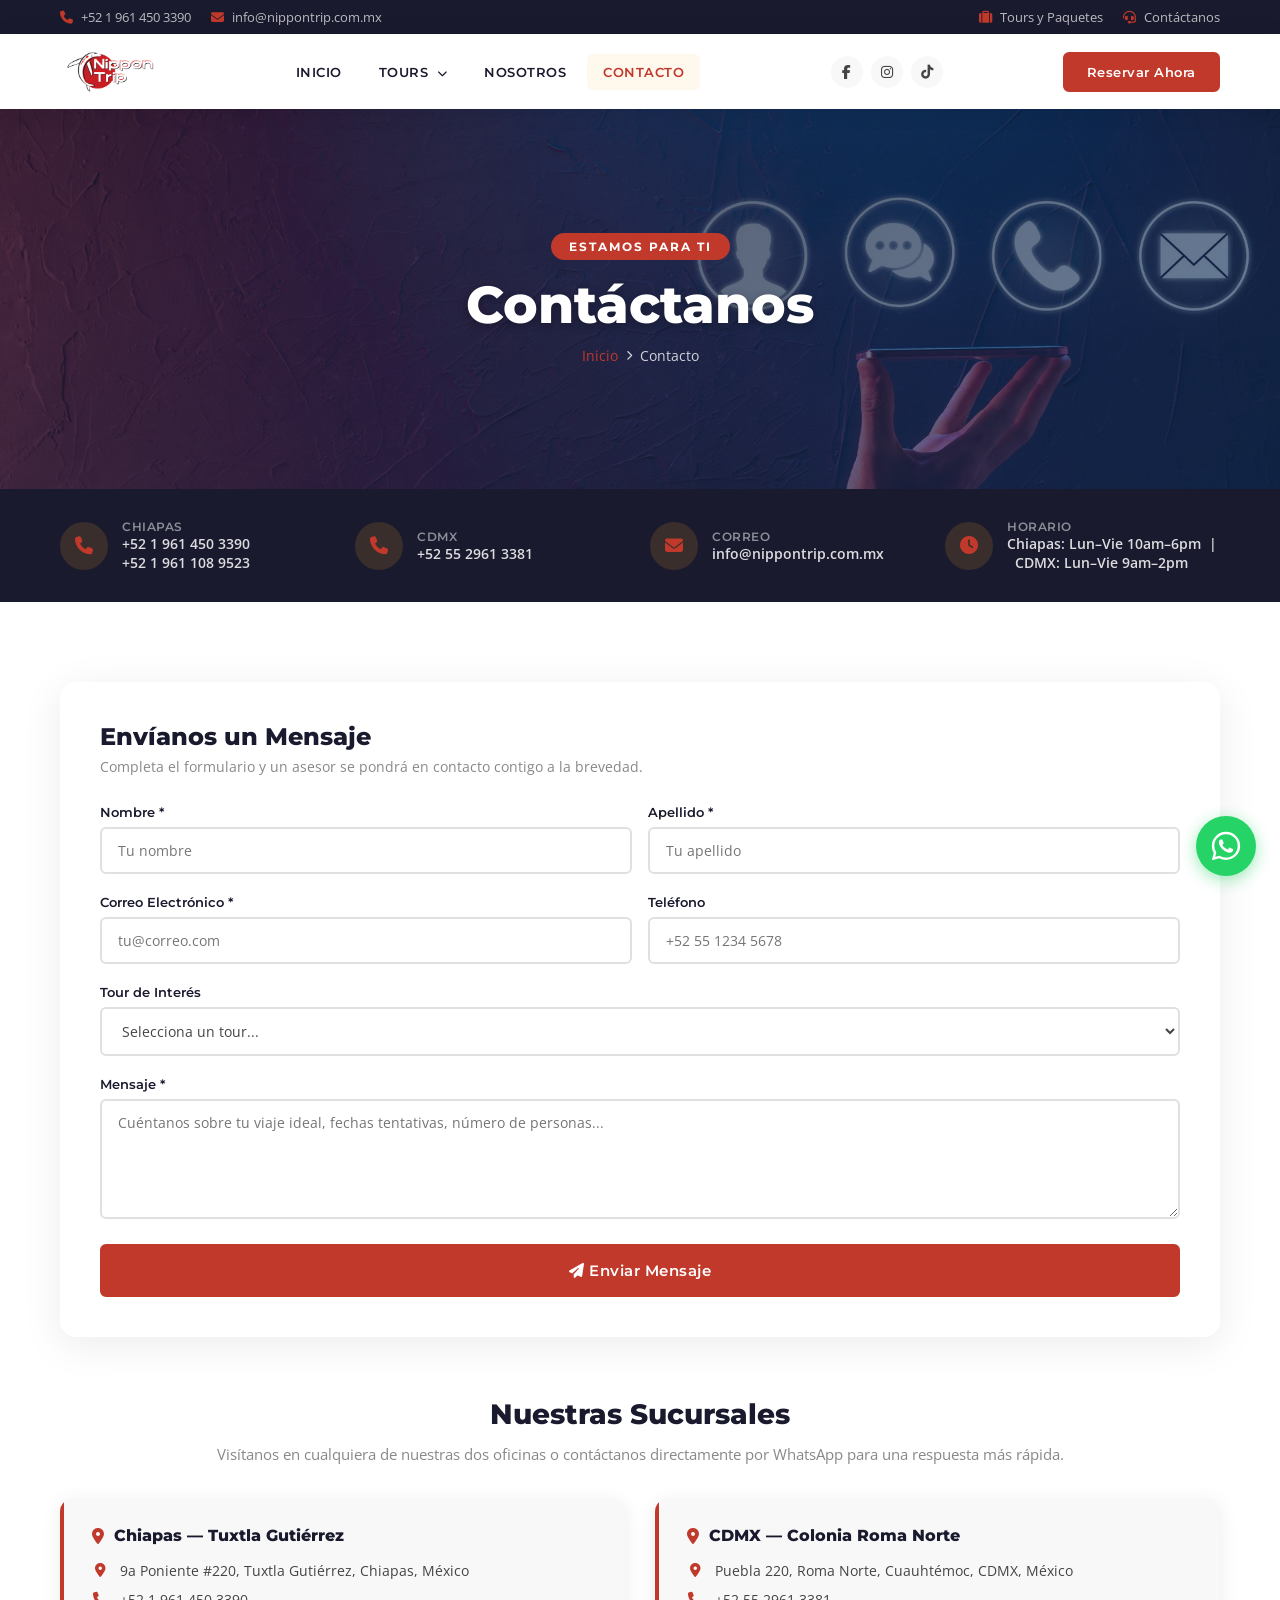
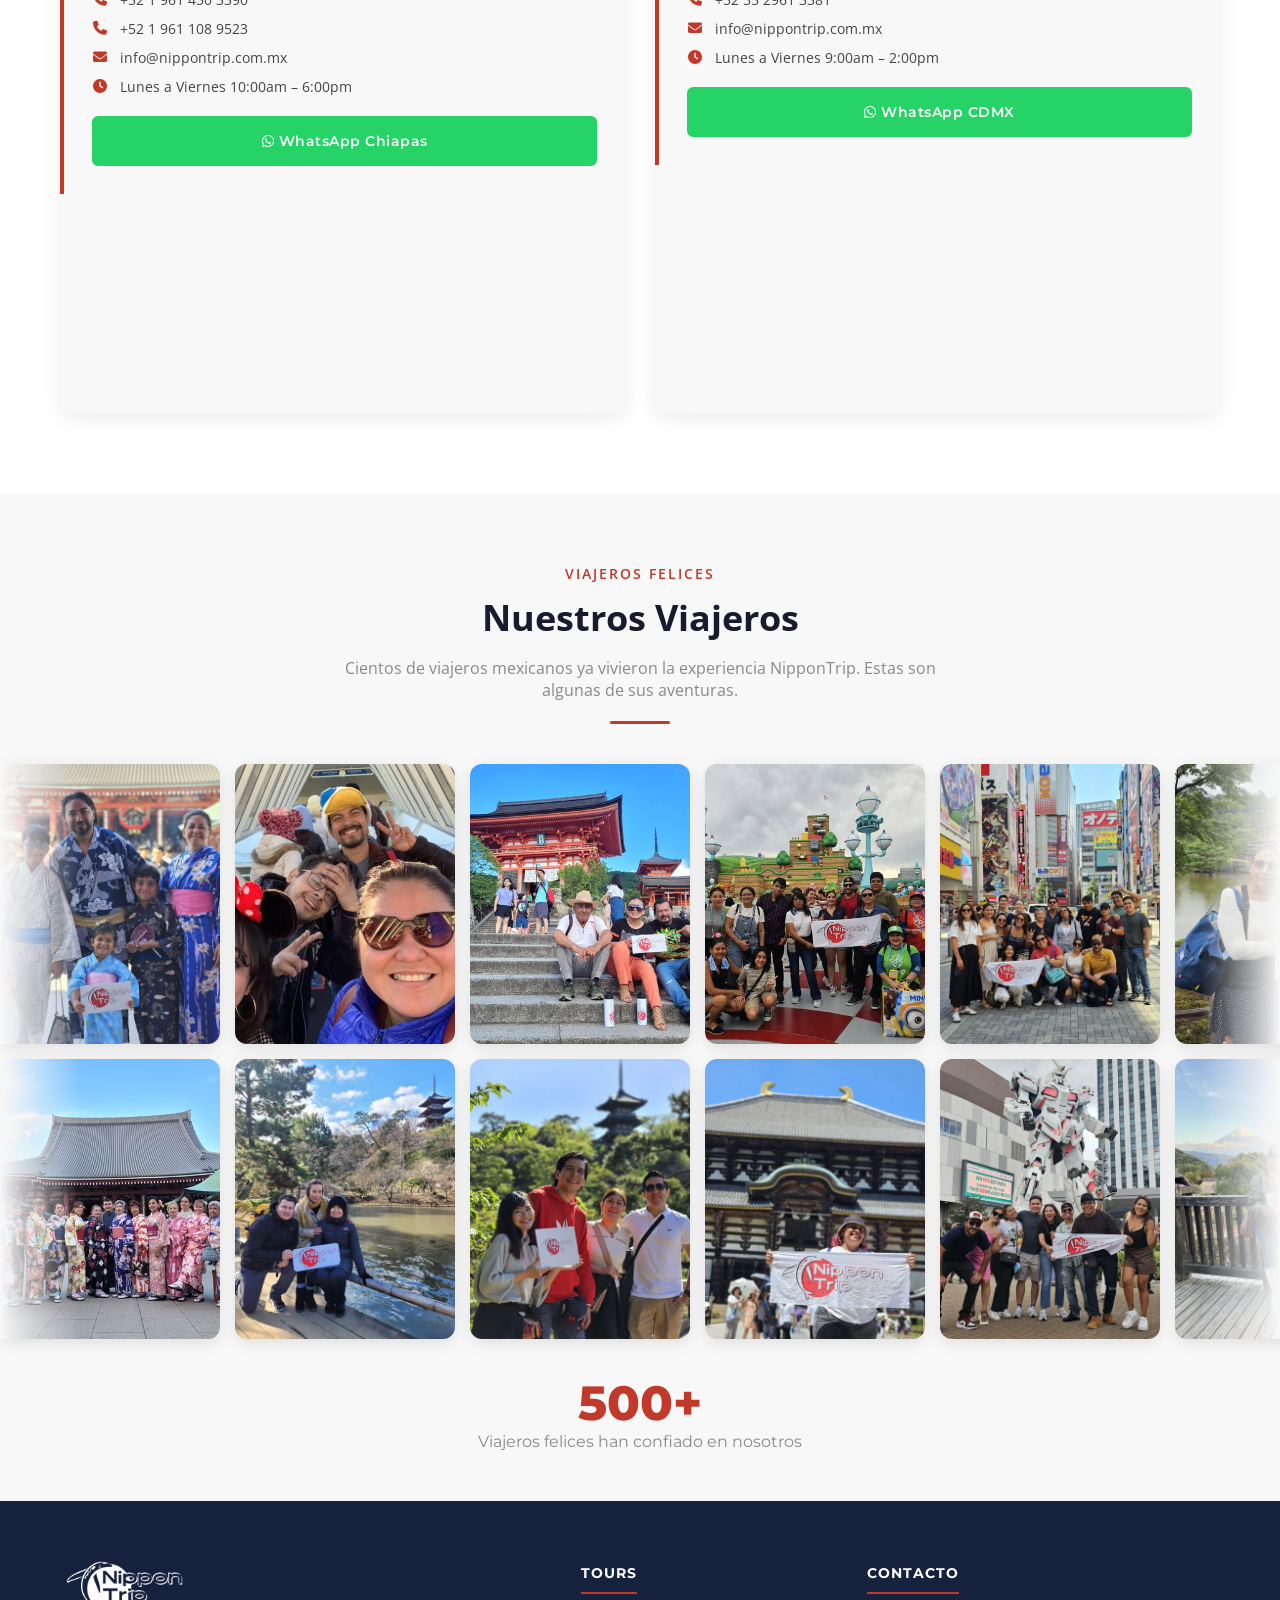
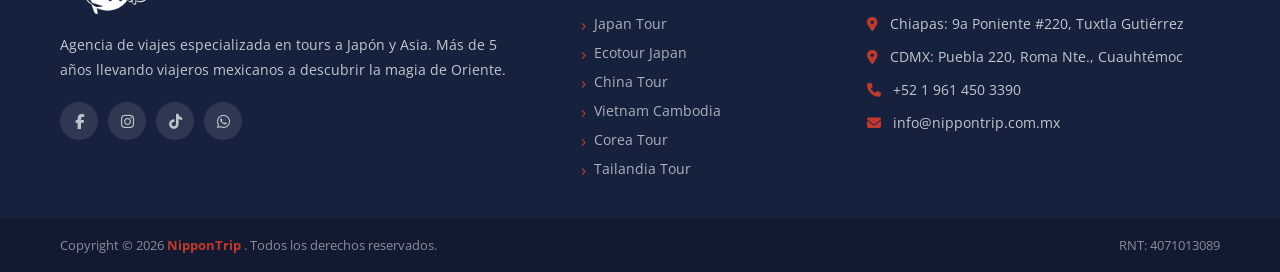
<file: contact.html>
<!DOCTYPE html>

<html lang="es">
<head>
<meta charset="utf-8"/>
<meta content="width=device-width, initial-scale=1.0" name="viewport"/>
<meta content="Contáctanos para reservar tu tour a Japón o Asia. Sucursales en CDMX (Roma Norte) y Tuxtla Gutiérrez, Chiapas. WhatsApp, teléfono y correo electrónico." name="description"/>
<title>
   Contacto | NipponTrip - Agencia de Viajes a Japón
  </title>
<link href="https://fonts.googleapis.com" rel="preconnect"/>
<link crossorigin="" href="https://fonts.gstatic.com" rel="preconnect"/>
<link href="https://fonts.googleapis.com/css2?family=Montserrat:wght@300;400;500;600;700;800&amp;family=Open+Sans:wght@300;400;600&amp;display=swap" rel="stylesheet"/>
<link href="https://cdnjs.cloudflare.com/ajax/libs/font-awesome/6.4.0/css/all.min.css" rel="stylesheet"/>
<link href="images/favicon.png" rel="icon" type="image/png"/>
<style>
   *, *::before, *::after { box-sizing: border-box; margin: 0; padding: 0; }
    :root {
      --primary: #c0392b; --primary-dk: #a93226; --dark: #1a1a2e; --dark2: #16213e;
      --text: #444; --text-light: #888; --white: #ffffff; --light-bg: #f8f8f8;
      --border: #e0e0e0; --radius: 6px; --transition: all 0.35s ease;
    }
    html { scroll-behavior: smooth; }
    body { font-family: 'Open Sans', sans-serif; color: var(--text); background: var(--white); overflow-x: hidden; }
    a { text-decoration: none; color: inherit; }
    img { max-width: 100%; display: block; }
    ul { list-style: none; }
    .container { max-width: 1200px; margin: 0 auto; padding: 0 20px; }
    .btn { display: inline-block; padding: 12px 30px; border-radius: var(--radius); font-family: 'Montserrat', sans-serif; font-weight: 600; font-size: 14px; letter-spacing: 0.5px; cursor: pointer; transition: var(--transition); border: 2px solid transparent; }
    .btn-primary { background: var(--primary); color: #ffffff; border-color: var(--primary); }
    .btn-primary:hover { background: var(--primary-dk); border-color: var(--primary-dk); transform: translateY(-2px); box-shadow: 0 6px 20px rgba(192,57,43,0.4); }
    .btn-whatsapp { background: #25D366; color: var(--white); border-color: #25D366; }
    .btn-whatsapp:hover { background: #1da851; border-color: #1da851; transform: translateY(-2px); }
    /* TOP BAR */
    .top-bar { background: var(--dark); padding: 8px 0; font-size: 13px; color: rgba(255,255,255,0.7); }
    .top-bar .container { display: flex; justify-content: space-between; align-items: center; flex-wrap: wrap; gap: 8px; }
    .top-bar a { color: rgba(255,255,255,0.7); transition: var(--transition); }
    .top-bar a:hover { color: var(--primary); }
    .top-bar .top-left, .top-bar .top-right { display: flex; align-items: center; gap: 20px; }
    .top-bar i { margin-right: 5px; color: var(--primary); }
    /* NAVBAR */
    .navbar { position: sticky; top: 0; z-index: 1000; background: var(--white); box-shadow: 0 2px 20px rgba(0,0,0,0.1); transition: var(--transition); }
    .navbar.scrolled { background: rgba(255,255,255,0.97); backdrop-filter: blur(10px); }
    .navbar .container { display: flex; align-items: center; justify-content: space-between; height: 75px; }
    .navbar-logo img { height: 55px; width: auto; }
    .navbar-menu { display: flex; align-items: center; gap: 5px; }
    .navbar-menu > li { position: relative; }
    .navbar-menu > li > a { display: block; padding: 10px 16px; font-family: 'Montserrat', sans-serif; font-size: 13px; font-weight: 600; letter-spacing: 0.5px; text-transform: uppercase; color: var(--dark); border-radius: var(--radius); transition: var(--transition); }
    .navbar-menu > li > a:hover, .navbar-menu > li > a.active { color: var(--primary); background: rgba(232,160,32,0.08); }
    .navbar-menu > li > a i { font-size: 10px; margin-left: 4px; }
    .dropdown-menu { position: absolute; top: calc(100% + 10px); left: 0; background: var(--white); min-width: 220px; border-radius: var(--radius); box-shadow: 0 10px 40px rgba(0,0,0,0.15); opacity: 0; visibility: hidden; transform: translateY(10px); transition: var(--transition); border-top: 3px solid var(--primary); z-index: 100; }
    .navbar-menu > li:hover .dropdown-menu { opacity: 1; visibility: visible; transform: translateY(0); }
    .dropdown-menu li a { display: block; padding: 11px 20px; font-size: 13px; font-weight: 500; color: var(--text); transition: var(--transition); border-bottom: 1px solid var(--border); }
    .dropdown-menu li:last-child a { border-bottom: none; }
    .dropdown-menu li a:hover { color: var(--primary); background: var(--light-bg); padding-left: 26px; }
    
    /* Nav social icons */
    .nav-social { display: flex; align-items: center; gap: 8px; margin-left: 10px; }
    .nav-social a { width: 32px; height: 32px; border-radius: 50%; background: var(--light-bg); display: flex; align-items: center; justify-content: center; font-size: 14px; color: var(--text); transition: var(--transition); }
    .nav-social a:hover { background: var(--primary); color: #ffffff; }
    .navbar-cta { padding: 10px 22px; font-size: 13px; }
    .navbar-toggle { display: none; flex-direction: column; gap: 5px; background: none; border: none; cursor: pointer; padding: 5px; }
    .navbar-toggle span { display: block; width: 24px; height: 2px; background: var(--dark); border-radius: 2px; transition: var(--transition); }
    /* PAGE HERO */
    .page-hero { position: relative; height: 380px; background-image: url('images/banner/contact-banner.jpg'); background-size: cover; background-position: center; display: flex; align-items: center; justify-content: center; text-align: center; }
    .page-hero::before { content: ''; position: absolute; inset: 0; background: linear-gradient(135deg, rgba(26,26,46,0.78) 0%, rgba(15,52,96,0.62) 100%); }
    .page-hero-content { position: relative; z-index: 2; color: var(--white); }
    .page-hero-content .badge { display: inline-block; background: var(--primary); color: #ffffff; font-family: 'Montserrat', sans-serif; font-size: 12px; font-weight: 700; letter-spacing: 2px; text-transform: uppercase; padding: 6px 18px; border-radius: 30px; margin-bottom: 16px; }
    .page-hero-content h1 { font-family: 'Montserrat', sans-serif; font-size: 52px; font-weight: 800; line-height: 1.1; margin-bottom: 12px; text-shadow: 0 2px 10px rgba(0,0,0,0.3); }
    .breadcrumb { display: flex; align-items: center; justify-content: center; gap: 8px; font-size: 14px; color: rgba(255,255,255,0.8); }
    .breadcrumb a { color: var(--primary); }
    .breadcrumb i { font-size: 10px; }
    /* CONTACT INFO STRIP */
    .contact-strip { background: var(--dark); padding: 30px 0; }
    .contact-strip-grid { display: grid; grid-template-columns: repeat(4, 1fr); gap: 20px; }
    .contact-strip-item { display: flex; align-items: center; gap: 14px; }
    .contact-strip-item .icon { width: 48px; height: 48px; background: rgba(232,160,32,0.15); border-radius: 50%; display: flex; align-items: center; justify-content: center; font-size: 18px; color: var(--primary); flex-shrink: 0; }
    .contact-strip-item .info { color: rgba(255,255,255,0.85); }
    .contact-strip-item .info .lbl { font-size: 12px; color: rgba(255,255,255,0.5); text-transform: uppercase; letter-spacing: 0.5px; font-family: 'Montserrat', sans-serif; font-weight: 600; }
    .contact-strip-item .info .val { font-size: 14px; font-weight: 600; }
    /* CONTACT MAIN */
    .contact-section { padding: 80px 0; }
    .contact-grid { display: flex; flex-direction: column; gap: 60px; align-items: stretch; }
    /* FORM */
    .contact-form-wrap { background: var(--white); border-radius: 16px; padding: 40px; box-shadow: 0 8px 40px rgba(0,0,0,0.08); }
    .contact-form-wrap h3 { font-family: 'Montserrat', sans-serif; font-size: 24px; font-weight: 800; color: var(--dark); margin-bottom: 6px; }
    .contact-form-wrap p { font-size: 14px; color: var(--text-light); margin-bottom: 28px; }
    .form-row { display: grid; grid-template-columns: 1fr 1fr; gap: 16px; }
    .form-group { margin-bottom: 20px; }
    .form-group label { display: block; font-family: 'Montserrat', sans-serif; font-size: 13px; font-weight: 600; color: var(--dark); margin-bottom: 7px; }
    .form-group input, .form-group select, .form-group textarea {
      width: 100%; padding: 12px 16px; border: 2px solid var(--border); border-radius: var(--radius);
      font-family: 'Open Sans', sans-serif; font-size: 14px; color: var(--text);
      background: var(--white); transition: var(--transition); outline: none;
    }
    .form-group input:focus, .form-group select:focus, .form-group textarea:focus { border-color: var(--primary); box-shadow: 0 0 0 3px rgba(232,160,32,0.15); }
    .form-group textarea { resize: vertical; min-height: 120px; }
    .form-group select { cursor: pointer; }
    .form-submit { width: 100%; padding: 15px; font-size: 15px; }
    .form-success { display: none; background: #f0fdf4; border: 2px solid #22c55e; border-radius: var(--radius); padding: 16px 20px; color: #166534; font-size: 14px; margin-top: 16px; }
    /* CONTACT INFO */
    .contact-info h3 { font-family: 'Montserrat', sans-serif; font-size: 28px; font-weight: 800; color: var(--dark); margin-bottom: 14px; }
    .contact-info > p { font-size: 15px; color: var(--text-light); line-height: 1.8; margin-bottom: 36px; }
    .office-card { background: var(--light-bg); border-radius: 14px; padding: 28px; margin-bottom: 22px; border-left: 4px solid var(--primary); transition: var(--transition); }
    .office-card:hover { box-shadow: 0 8px 30px rgba(0,0,0,0.1); transform: translateX(4px); }
    .office-card h4 { font-family: 'Montserrat', sans-serif; font-size: 16px; font-weight: 800; color: var(--dark); margin-bottom: 16px; display: flex; align-items: center; gap: 10px; }
    .office-card h4 i { color: var(--primary); }
    .office-details { display: flex; flex-direction: column; gap: 10px; }
    .office-details li { display: flex; align-items: flex-start; gap: 12px; font-size: 14px; color: var(--text); }
    .office-details li i { color: var(--primary); margin-top: 2px; flex-shrink: 0; width: 16px; text-align: center; }
    .office-details li a { color: var(--text); transition: var(--transition); }
    .office-details li a:hover { color: var(--primary); }
    /* whatsapp buttons now integrated in sucursal cards */
    /* SUCURSALES GRID */
    .sucursales-grid { display: grid; grid-template-columns: 1fr 1fr; gap: 30px; }
    .sucursal-card { background: var(--light-bg); border-radius: 14px; overflow: hidden; box-shadow: 0 4px 20px rgba(0,0,0,0.08); transition: var(--transition); }
    .sucursal-card:hover { box-shadow: 0 8px 30px rgba(0,0,0,0.12); transform: translateY(-4px); }
    .sucursal-card-info { padding: 28px; border-left: 4px solid var(--primary); }
    .sucursal-card-info h4 { font-family: 'Montserrat', sans-serif; font-size: 16px; font-weight: 800; color: var(--dark); margin-bottom: 16px; display: flex; align-items: center; gap: 10px; }
    .sucursal-card-info h4 i { color: var(--primary); }
    .sucursal-card-info .office-details { display: flex; flex-direction: column; gap: 10px; }
    .sucursal-card-info .office-details li { display: flex; align-items: flex-start; gap: 12px; font-size: 14px; color: var(--text); }
    .sucursal-card-info .office-details li i { color: var(--primary); margin-top: 2px; flex-shrink: 0; width: 16px; text-align: center; }
    .sucursal-card-info .office-details li a { color: var(--text); transition: var(--transition); }
    .sucursal-card-info .office-details li a:hover { color: var(--primary); }
    .sucursal-card-info .btn-whatsapp-single { display: block; width: 100%; text-align: center; padding: 14px; font-size: 14px; margin-top: 20px; }
    .sucursal-card iframe { width: 100%; height: 220px; border: none; display: block; }
    .sucursales-header { text-align: center; margin-bottom: 30px; }
    .sucursales-header h3 { font-family: 'Montserrat', sans-serif; font-size: 28px; font-weight: 800; color: var(--dark); margin-bottom: 10px; }
    .sucursales-header p { font-size: 15px; color: var(--text-light); line-height: 1.8; }
    /* FOOTER */
    footer { background: var(--dark2); color: rgba(255,255,255,0.75); }
    .footer-top { padding: 60px 0 40px; }
    .footer-grid { display: grid; grid-template-columns: 2fr 1fr 1.5fr; gap: 50px; }
    .footer-brand img { height: 55px; margin-bottom: 16px; filter: brightness(0) invert(1); }
    .footer-brand p { font-size: 14px; line-height: 1.8; margin-bottom: 20px; }
    .social-links { display: flex; gap: 10px; }
    .social-links a { width: 38px; height: 38px; border-radius: 50%; background: rgba(255,255,255,0.1); display: flex; align-items: center; justify-content: center; font-size: 15px; color: rgba(255,255,255,0.7); transition: var(--transition); }
    .social-links a:hover { background: var(--primary); color: #ffffff; }
    .footer-col h4 { font-family: 'Montserrat', sans-serif; font-size: 14px; font-weight: 700; text-transform: uppercase; letter-spacing: 1px; color: var(--white); margin-bottom: 20px; padding-bottom: 10px; border-bottom: 2px solid var(--primary); display: inline-block; }
    .footer-links { display: flex; flex-direction: column; gap: 10px; }
    .footer-links a { font-size: 14px; color: rgba(255,255,255,0.65); transition: var(--transition); display: flex; align-items: center; gap: 8px; }
    .footer-links a::before { content: '›'; color: var(--primary); font-size: 18px; line-height: 1; }
    .footer-links a:hover { color: var(--primary); padding-left: 5px; }
    .footer-contact-list { display: flex; flex-direction: column; gap: 14px; }
    .footer-contact-list li { display: flex; align-items: flex-start; gap: 12px; font-size: 14px; }
    .footer-contact-list li i { color: var(--primary); margin-top: 3px; flex-shrink: 0; }
    .footer-bottom { background: rgba(0,0,0,0.2); padding: 18px 0; }
    .footer-bottom .container { display: flex; justify-content: space-between; align-items: center; flex-wrap: wrap; gap: 10px; font-size: 13px; color: rgba(255,255,255,0.5); }
    .scroll-top { position: fixed; bottom: 30px; right: 30px; width: 46px; height: 46px; background: var(--primary); color: #ffffff; border: none; border-radius: 50%; cursor: pointer; font-size: 16px; display: flex; align-items: center; justify-content: center; box-shadow: 0 4px 15px rgba(192,57,43,0.4); transition: var(--transition); opacity: 0; visibility: hidden; z-index: 999; }
    .scroll-top.visible { opacity: 1; visibility: visible; }
    .scroll-top:hover { background: var(--primary-dk); transform: translateY(-3px); }
    @media (max-width: 992px) {
      .contact-strip-grid { grid-template-columns: repeat(2, 1fr); }
      .contact-grid { flex-direction: column; gap: 40px; }
      .sucursales-grid { grid-template-columns: 1fr 1fr; }
      .footer-grid { grid-template-columns: 1fr 1fr; }
    }
    @media (max-width: 768px) {
      .navbar-menu { display: none; position: fixed; top: 0; left: 0; right: 0; bottom: 0; background: var(--white); flex-direction: column; align-items: center; justify-content: center; gap: 8px; z-index: 999; }
      .navbar-menu.open { display: flex; }
      .navbar-menu > li > a { font-size: 16px; padding: 14px 30px; }
      .dropdown-menu { position: static; opacity: 1; visibility: visible; transform: none; box-shadow: none; border-top: none; background: var(--light-bg); min-width: auto; width: 100%; }
      .navbar-toggle { display: flex; z-index: 1000; }
      
    /* Nav social icons */
    .nav-social { display: flex; align-items: center; gap: 8px; margin-left: 10px; }
    .nav-social a { width: 32px; height: 32px; border-radius: 50%; background: var(--light-bg); display: flex; align-items: center; justify-content: center; font-size: 14px; color: var(--text); transition: var(--transition); }
    .nav-social a:hover { background: var(--primary); color: #ffffff; }
    .navbar-cta { display: none; }
      .nav-social { display: none; }
      .page-hero-content h1 { font-size: 32px; }
      .contact-strip-grid { grid-template-columns: 1fr 1fr; }
      .form-row { grid-template-columns: 1fr; }
      .sucursales-grid { grid-template-columns: 1fr; }
      .contact-form-wrap { padding: 24px; }
      .footer-grid { grid-template-columns: 1fr; gap: 30px; }
      .top-bar .top-left { display: none; }
    }
  
    /* ===== TRAVELERS GALLERY ===== */
    .travelers-section {
      padding: 70px 0 50px;
      background: var(--light-bg);
      overflow: hidden;
    }
    .travelers-section .section-header {
      text-align: center;
      margin-bottom: 40px;
    }
    .travelers-section .section-header .label {
      color: var(--primary);
      font-weight: 600;
      text-transform: uppercase;
      letter-spacing: 2px;
      font-size: 14px;
      display: block;
      margin-bottom: 10px;
    }
    .travelers-section .section-header h2 {
      font-size: 36px;
      font-weight: 700;
      color: var(--dark);
      margin: 0 0 15px;
    }
    .travelers-section .section-header p {
      color: var(--text-light);
      max-width: 600px;
      margin: 0 auto;
    }
    .travelers-section .section-header .divider {
      width: 60px;
      height: 3px;
      background: var(--primary);
      margin: 20px auto 0;
      border-radius: 2px;
    }
    .marquee-wrapper {
      position: relative;
      width: 100%;
    }
    .marquee-wrapper::before,
    .marquee-wrapper::after {
      content: '';
      position: absolute;
      top: 0;
      bottom: 0;
      width: 80px;
      z-index: 2;
      pointer-events: none;
    }
    .marquee-wrapper::before {
      left: 0;
      background: linear-gradient(to right, var(--light-bg), transparent);
    }
    .marquee-wrapper::after {
      right: 0;
      background: linear-gradient(to left, var(--light-bg), transparent);
    }
    .marquee-track {
      display: flex;
      gap: 15px;
      animation: marqueeScroll 60s linear infinite;
      width: max-content;
    }
    .marquee-track:hover {
      animation-play-state: paused;
    }
    .marquee-row-reverse .marquee-track {
      animation: marqueeScrollReverse 55s linear infinite;
    }
    .marquee-row-reverse .marquee-track:hover {
      animation-play-state: paused;
    }
    .marquee-item {
      flex-shrink: 0;
      width: 220px;
      height: 280px;
      border-radius: 12px;
      overflow: hidden;
      box-shadow: 0 4px 15px rgba(0,0,0,0.1);
      transition: transform 0.3s ease, box-shadow 0.3s ease;
    }
    .marquee-item:hover {
      transform: scale(1.05);
      box-shadow: 0 8px 25px rgba(0,0,0,0.2);
    }
    .marquee-item img {
      width: 100%;
      height: 100%;
      object-fit: cover;
    }
    .marquee-rows {
      display: flex;
      flex-direction: column;
      gap: 15px;
    }
    @keyframes marqueeScroll {
      0% { transform: translateX(0); }
      100% { transform: translateX(-50%); }
    }
    @keyframes marqueeScrollReverse {
      0% { transform: translateX(-50%); }
      100% { transform: translateX(0); }
    }
    .travelers-counter {
      text-align: center;
      margin-top: 40px;
      font-family: 'Montserrat', sans-serif;
    }
    .travelers-counter .big-num {
      font-size: 48px;
      font-weight: 800;
      color: var(--primary);
      line-height: 1;
    }
    .travelers-counter .counter-label {
      font-size: 16px;
      color: var(--text-light);
      margin-top: 5px;
    }
    @media (max-width: 768px) {
      .marquee-item { width: 160px; height: 200px; }
      .travelers-section { padding: 50px 0 40px; }
      .travelers-section .section-header h2 { font-size: 28px; }
      .travelers-counter .big-num { font-size: 36px; }
    }
    @media (max-width: 480px) {
      .marquee-item { width: 130px; height: 170px; }
    }

  
    .office-card .btn-whatsapp-single { display: block; width: 100%; text-align: center; padding: 12px; font-size: 14px; margin-top: 16px; border-radius: 8px; }</style>
<link href="https://nippontrip.com.mx/contact.html" rel="canonical"/>
<meta content="es_MX" property="og:locale"/>
<meta content="article" property="og:type"/>
<meta content="Contacto | NipponTrip - Agencia de Viajes a Japón" property="og:title"/>
<meta content="Contáctanos para reservar tu tour a Japón o Asia. Sucursales en CDMX (Roma Norte) y Tuxtla Gutiérrez, Chiapas. WhatsApp, teléfono y correo electrónico." property="og:description"/>
<meta content="https://nippontrip.com.mx/contact.html" property="og:url"/>
<meta content="NipponTrip" property="og:site_name"/>
<meta content="https://nippontrip.com.mx/images/banner/contact-banner.jpg" property="og:image"/>
<meta content="1200" property="og:image:width"/>
<meta content="630" property="og:image:height"/>
<meta content="summary_large_image" name="twitter:card"/>
<meta content="Contacto | NipponTrip - Agencia de Viajes a Japón" name="twitter:title"/>
<meta content="Contáctanos para reservar tu tour a Japón o Asia. Sucursales en CDMX (Roma Norte) y Tuxtla Gutiérrez, Chiapas. WhatsApp, teléfono y correo electrónico." name="twitter:description"/>
<meta content="https://nippontrip.com.mx/images/banner/contact-banner.jpg" name="twitter:image"/>
<script type="application/ld+json">
   {
    "@context": "https://schema.org",
    "@type": "TravelAgency",
    "name": "Contacto - NipponTrip",
    "description": "Contacta a NipponTrip. Dos sucursales en México: Tuxtla Gutiérrez, Chiapas y CDMX. Teléfono, WhatsApp y correo electrónico.",
    "url": "https://nippontrip.com.mx/contact.html",
    "image": "https://nippontrip.com.mx/images/banner/contact-banner.jpg"
,
    "telephone": "+52-55-2961-3381",
    "address": [
      {
        "@type": "PostalAddress",
        "streetAddress": "Puebla 220, Roma Norte",
        "addressLocality": "Cuauhtémoc",
        "addressRegion": "CDMX",
        "addressCountry": "MX"
      },
      {
        "@type": "PostalAddress",
        "streetAddress": "9a Poniente #220",
        "addressLocality": "Tuxtla Gutiérrez",
        "addressRegion": "Chiapas",
        "addressCountry": "MX"
      }
    ]
  }
  </script>
</head>
<body>
<div class="top-bar">
<div class="container">
<div class="top-left">
<span>
<i class="fas fa-phone">
</i>
      +52 1 961 450 3390
     </span>
<span>
<i class="fas fa-envelope">
</i>
      info@nippontrip.com.mx
     </span>
</div>
<div class="top-right">
<a href="packages.html">
<i class="fas fa-suitcase">
</i>
      Tours y Paquetes
     </a>
<a href="contact.html">
<i class="fas fa-headset">
</i>
      Contáctanos
     </a>
</div>
</div>
</div>
<nav class="navbar" id="navbar">
<div class="container">
<a class="navbar-logo" href="index.html">
<img alt="NipponTrip" src="images/logo.png"/>
</a>
<ul class="navbar-menu" id="navMenu">
<li>
<a href="index.html">
       Inicio
      </a>
</li>
<li>
<a href="packages.html">
       Tours
       <i class="fas fa-chevron-down">
</i>
</a>
<ul class="dropdown-menu">
<li>
<a href="japan-tour.html">
         Japan Tour
        </a>
</li>
<li>
<a href="ecotour-japan.html">
         Ecotour Japan
        </a>
</li>
<li>
<a href="china-tour.html">
         China Tour
        </a>
</li>
<li>
<a href="vietnam-cambodia-tour.html">
         Vietnam Cambodia Tour
        </a>
</li>
<li>
<a href="corea-tour.html">
         Corea Tour
        </a>
</li>
<li>
<a href="tailandia-tour.html">
         Tailandia Tour
        </a>
</li>
</ul>
</li>
<li>
<a href="about-us.html">
       Nosotros
      </a>
</li>
<li>
<a class="active" href="contact.html">
       Contacto
      </a>
</li>
</ul>
<div class="nav-social">
<a aria-label="Facebook" href="https://www.facebook.com/tripnippon" rel="noopener" target="_blank"><i class="fab fa-facebook-f"></i></a>
<a aria-label="Instagram" href="https://www.instagram.com/tripnippon/" rel="noopener" target="_blank"><i class="fab fa-instagram"></i></a>
<a aria-label="TikTok" href="https://www.tiktok.com/@nippontrip" rel="noopener" target="_blank"><i class="fab fa-tiktok"></i></a>
</div>
<a class="btn btn-primary navbar-cta" href="contact.html">
     Reservar Ahora
    </a>
<button aria-label="Menú" class="navbar-toggle" id="navToggle">
<span>
</span>
<span>
</span>
<span>
</span>
</button>
</div>
</nav>
<div class="page-hero">
<div class="page-hero-content">
<span class="badge">
     Estamos para ti
    </span>
<h1>
     Contáctanos
    </h1>
<div class="breadcrumb">
<a href="index.html">
      Inicio
     </a>
<i class="fas fa-chevron-right">
</i>
<span>
      Contacto
     </span>
</div>
</div>
</div>
<div class="contact-strip">
<div class="container">
<div class="contact-strip-grid">
<div class="contact-strip-item">
<div class="icon">
<i class="fas fa-phone">
</i>
</div>
<div class="info">
<div class="lbl">
        Chiapas
       </div>
<div class="val">
        +52 1 961 450 3390
        <br/>+52 1 961 108 9523
       </div>
</div>
</div>
<div class="contact-strip-item">
<div class="icon">
<i class="fas fa-phone">
</i>
</div>
<div class="info">
<div class="lbl">
        CDMX
       </div>
<div class="val">
        +52 55 2961 3381
       </div>
</div>
</div>
<div class="contact-strip-item">
<div class="icon">
<i class="fas fa-envelope">
</i>
</div>
<div class="info">
<div class="lbl">
        Correo
       </div>
<div class="val">
        info@nippontrip.com.mx
       </div>
</div>
</div>
<div class="contact-strip-item">
<div class="icon">
<i class="fas fa-clock">
</i>
</div>
<div class="info">
<div class="lbl">
        Horario
       </div>
<div class="val">
        Chiapas: Lun–Vie 10am–6pm  |  CDMX: Lun–Vie 9am–2pm
       </div>
</div>
</div>
</div>
</div>
</div>
<section class="contact-section">
<div class="container">
<div class="contact-grid">
<!-- FORMULARIO DE CONTACTO - ANCHO COMPLETO -->
<div class="contact-form-wrap">
<h3>
       Envíanos un Mensaje
      </h3>
<p>
       Completa el formulario y un asesor se pondrá en contacto contigo a la brevedad.
      </p>
<form id="contactForm" novalidate="">
<div class="form-row">
<div class="form-group">
<label for="nombre">
          Nombre *
         </label>
<input id="nombre" name="nombre" placeholder="Tu nombre" required="" type="text"/>
</div>
<div class="form-group">
<label for="apellido">
          Apellido *
         </label>
<input id="apellido" name="apellido" placeholder="Tu apellido" required="" type="text"/>
</div>
</div>
<div class="form-row">
<div class="form-group">
<label for="email">
          Correo Electrónico *
         </label>
<input id="email" name="email" placeholder="tu@correo.com" required="" type="email"/>
</div>
<div class="form-group">
<label for="telefono">
          Teléfono
         </label>
<input id="telefono" name="telefono" placeholder="+52 55 1234 5678" type="tel"/>
</div>
</div>
<div class="form-group">
<label for="tour">
         Tour de Interés
        </label>
<select id="tour" name="tour">
<option value="">
          Selecciona un tour...
         </option>
<option value="japan">
          Japan Tour
         </option>
<option value="ecotour">
          Ecotour Japan
         </option>
<option value="china">
          China Tour
         </option>
<option value="vietnam">
          Vietnam Cambodia Tour
         </option>
<option value="corea">
          Corea Tour
         </option>
<option value="tailandia">
          Tailandia Tour
         </option>
<option value="otro">
          Otro / No sé aún
         </option>
</select>
</div>
<div class="form-group">
<label for="mensaje">
         Mensaje *
        </label>
<textarea id="mensaje" name="mensaje" placeholder="Cuéntanos sobre tu viaje ideal, fechas tentativas, número de personas..." required=""></textarea>
</div>
<button class="btn btn-primary form-submit" type="submit">
<i class="fas fa-paper-plane">
</i>
        Enviar Mensaje
       </button>
<div class="form-success" id="formSuccess">
<i class="fas fa-check-circle">
</i>
        ¡Mensaje enviado! Te contactaremos pronto.
       </div>
</form>
</div>

<!-- SUCURSALES - LADO A LADO -->
<div>
<div class="sucursales-header">
<h3>Nuestras Sucursales</h3>
<p>Visítanos en cualquiera de nuestras dos oficinas o contáctanos directamente por WhatsApp para una respuesta más rápida.</p>
</div>
<div class="sucursales-grid">
<!-- CHIAPAS - IZQUIERDA -->
<div class="sucursal-card">
<div class="sucursal-card-info">
<h4>
<i class="fas fa-map-marker-alt"></i>
        Chiapas — Tuxtla Gutiérrez
       </h4>
<ul class="office-details">
<li>
<i class="fas fa-map-marker-alt"></i>
<span>9a Poniente #220, Tuxtla Gutiérrez, Chiapas, México</span>
</li>
<li>
<i class="fas fa-phone"></i>
<a href="tel:+5219614503390">+52 1 961 450 3390</a>
</li>
<li>
<i class="fas fa-phone"></i>
<a href="tel:+5219611089523">+52 1 961 108 9523</a>
</li>
<li>
<i class="fas fa-envelope"></i>
<a href="mailto:info@nippontrip.com.mx">info@nippontrip.com.mx</a>
</li>
<li>
<i class="fas fa-clock"></i>
<span>Lunes a Viernes 10:00am – 6:00pm</span>
</li>
</ul>
<a class="btn btn-whatsapp btn-whatsapp-single" href="https://wa.me/5219614503390?text=%C2%A1Hola%21%20%F0%9F%91%8B%20Me%20pongo%20en%20contacto%20con%20ustedes%20desde%20su%20sitio%20web%20para%20solicitar%20informes.%20%F0%9F%93%A9" target="_blank">
<i class="fab fa-whatsapp"></i>
        WhatsApp Chiapas
       </a>
</div>
<iframe allowfullscreen="" loading="lazy" referrerpolicy="no-referrer-when-downgrade" src="https://www.google.com/maps/embed?pb=!1m18!1m12!1m3!1d3820.0!2d-93.123531!3d16.7561502!2m3!1f0!2f0!3f0!3m2!1i1024!2i768!4f13.1!3m3!1m2!1s0x85ecd970799f9ad1%3A0x86e7a88d562346e3!2sNippon%20Trip!5e0!3m2!1ses!2smx!4v1700000000000" title="Oficina Chiapas"></iframe>
</div>

<!-- CDMX - DERECHA -->
<div class="sucursal-card">
<div class="sucursal-card-info">
<h4>
<i class="fas fa-map-marker-alt"></i>
        CDMX — Colonia Roma Norte
       </h4>
<ul class="office-details">
<li>
<i class="fas fa-map-marker-alt"></i>
<span>Puebla 220, Roma Norte, Cuauhtémoc, CDMX, México</span>
</li>
<li>
<i class="fas fa-phone"></i>
<a href="tel:+525529613381">+52 55 2961 3381</a>
</li>
<li>
<i class="fas fa-envelope"></i>
<a href="mailto:info@nippontrip.com.mx">info@nippontrip.com.mx</a>
</li>
<li>
<i class="fas fa-clock"></i>
<span>Lunes a Viernes 9:00am – 2:00pm</span>
</li>
</ul>
<a class="btn btn-whatsapp btn-whatsapp-single" href="https://wa.me/525529613381?text=%C2%A1Hola%21%20%F0%9F%91%8B%20Me%20pongo%20en%20contacto%20con%20ustedes%20desde%20su%20sitio%20web%20(CDMX)%20para%20solicitar%20informes.%20%F0%9F%93%A9" target="_blank">
<i class="fab fa-whatsapp"></i>
        WhatsApp CDMX
       </a>
</div>
<iframe allowfullscreen="" loading="lazy" referrerpolicy="no-referrer-when-downgrade" src="https://www.google.com/maps/embed?pb=!1m18!1m12!1m3!1d3762.0!2d-99.1659082!3d19.4217672!2m3!1f0!2f0!3f0!3m2!1i1024!2i768!4f13.1!3m3!1m2!1s0x85d1ffa24eabc05f%3A0x898cf5bd84f16c21!2sNippon%20Trip%20Cdmx!5e0!3m2!1ses!2smx!4v1700000000001" title="Oficina CDMX"></iframe>
</div>
</div>
</div>

</div>
</div>
</section>


<!-- ============================================================
       TRAVELERS GALLERY
  ============================================================ -->
<section class="travelers-section" id="viajeros">
<div class="section-header">
<span class="label">Viajeros Felices</span>
<h2>Nuestros Viajeros</h2>
<p>Cientos de viajeros mexicanos ya vivieron la experiencia NipponTrip. Estas son algunas de sus aventuras.</p>
<div class="divider"></div>
</div>
<div class="marquee-rows">
<div class="marquee-wrapper">
<div class="marquee-track">
<div class="marquee-item"><img alt="Viajero NipponTrip" loading="lazy" src="clientes/viajero-01.jpg"/></div>
<div class="marquee-item"><img alt="Viajero NipponTrip" loading="lazy" src="clientes/viajero-04.jpg"/></div>
<div class="marquee-item"><img alt="Viajero NipponTrip" loading="lazy" src="clientes/viajero-06.jpg"/></div>
<div class="marquee-item"><img alt="Viajero NipponTrip" loading="lazy" src="clientes/viajero-08.jpg"/></div>
<div class="marquee-item"><img alt="Viajero NipponTrip" loading="lazy" src="clientes/viajero-09.jpg"/></div>
<div class="marquee-item"><img alt="Viajero NipponTrip" loading="lazy" src="clientes/viajero-11.jpg"/></div>
<div class="marquee-item"><img alt="Viajero NipponTrip" loading="lazy" src="clientes/viajero-14.jpg"/></div>
<div class="marquee-item"><img alt="Viajero NipponTrip" loading="lazy" src="clientes/viajero-16.jpg"/></div>
<div class="marquee-item"><img alt="Viajero NipponTrip" loading="lazy" src="clientes/viajero-19.jpg"/></div>
<div class="marquee-item"><img alt="Viajero NipponTrip" loading="lazy" src="clientes/viajero-21.jpg"/></div>
<div class="marquee-item"><img alt="Viajero NipponTrip" loading="lazy" src="clientes/viajero-22.jpg"/></div>
<div class="marquee-item"><img alt="Viajero NipponTrip" loading="lazy" src="clientes/viajero-25.jpg"/></div>
<div class="marquee-item"><img alt="Viajero NipponTrip" loading="lazy" src="clientes/viajero-27.jpg"/></div>
<div class="marquee-item"><img alt="Viajero NipponTrip" loading="lazy" src="clientes/viajero-29.jpg"/></div>
<div class="marquee-item"><img alt="Viajero NipponTrip" loading="lazy" src="clientes/viajero-31.jpg"/></div>
<!-- Duplicate for seamless loop -->
<div class="marquee-item"><img alt="Viajero NipponTrip" loading="lazy" src="clientes/viajero-01.jpg"/></div>
<div class="marquee-item"><img alt="Viajero NipponTrip" loading="lazy" src="clientes/viajero-04.jpg"/></div>
<div class="marquee-item"><img alt="Viajero NipponTrip" loading="lazy" src="clientes/viajero-06.jpg"/></div>
<div class="marquee-item"><img alt="Viajero NipponTrip" loading="lazy" src="clientes/viajero-08.jpg"/></div>
<div class="marquee-item"><img alt="Viajero NipponTrip" loading="lazy" src="clientes/viajero-09.jpg"/></div>
<div class="marquee-item"><img alt="Viajero NipponTrip" loading="lazy" src="clientes/viajero-11.jpg"/></div>
<div class="marquee-item"><img alt="Viajero NipponTrip" loading="lazy" src="clientes/viajero-14.jpg"/></div>
<div class="marquee-item"><img alt="Viajero NipponTrip" loading="lazy" src="clientes/viajero-16.jpg"/></div>
<div class="marquee-item"><img alt="Viajero NipponTrip" loading="lazy" src="clientes/viajero-19.jpg"/></div>
<div class="marquee-item"><img alt="Viajero NipponTrip" loading="lazy" src="clientes/viajero-21.jpg"/></div>
<div class="marquee-item"><img alt="Viajero NipponTrip" loading="lazy" src="clientes/viajero-22.jpg"/></div>
<div class="marquee-item"><img alt="Viajero NipponTrip" loading="lazy" src="clientes/viajero-25.jpg"/></div>
<div class="marquee-item"><img alt="Viajero NipponTrip" loading="lazy" src="clientes/viajero-27.jpg"/></div>
<div class="marquee-item"><img alt="Viajero NipponTrip" loading="lazy" src="clientes/viajero-29.jpg"/></div>
<div class="marquee-item"><img alt="Viajero NipponTrip" loading="lazy" src="clientes/viajero-31.jpg"/></div>
</div>
</div>
<div class="marquee-wrapper marquee-row-reverse">
<div class="marquee-track">
<div class="marquee-item"><img alt="Viajero NipponTrip" loading="lazy" src="clientes/viajero-02.jpg"/></div>
<div class="marquee-item"><img alt="Viajero NipponTrip" loading="lazy" src="clientes/viajero-03.jpg"/></div>
<div class="marquee-item"><img alt="Viajero NipponTrip" loading="lazy" src="clientes/viajero-05.jpg"/></div>
<div class="marquee-item"><img alt="Viajero NipponTrip" loading="lazy" src="clientes/viajero-07.jpg"/></div>
<div class="marquee-item"><img alt="Viajero NipponTrip" loading="lazy" src="clientes/viajero-10.jpg"/></div>
<div class="marquee-item"><img alt="Viajero NipponTrip" loading="lazy" src="clientes/viajero-12.jpg"/></div>
<div class="marquee-item"><img alt="Viajero NipponTrip" loading="lazy" src="clientes/viajero-13.jpg"/></div>
<div class="marquee-item"><img alt="Viajero NipponTrip" loading="lazy" src="clientes/viajero-15.jpg"/></div>
<div class="marquee-item"><img alt="Viajero NipponTrip" loading="lazy" src="clientes/viajero-17.jpg"/></div>
<div class="marquee-item"><img alt="Viajero NipponTrip" loading="lazy" src="clientes/viajero-18.jpg"/></div>
<div class="marquee-item"><img alt="Viajero NipponTrip" loading="lazy" src="clientes/viajero-20.jpg"/></div>
<div class="marquee-item"><img alt="Viajero NipponTrip" loading="lazy" src="clientes/viajero-23.jpg"/></div>
<div class="marquee-item"><img alt="Viajero NipponTrip" loading="lazy" src="clientes/viajero-24.jpg"/></div>
<div class="marquee-item"><img alt="Viajero NipponTrip" loading="lazy" src="clientes/viajero-26.jpg"/></div>
<div class="marquee-item"><img alt="Viajero NipponTrip" loading="lazy" src="clientes/viajero-28.jpg"/></div>
<div class="marquee-item"><img alt="Viajero NipponTrip" loading="lazy" src="clientes/viajero-30.jpg"/></div>
<!-- Duplicate for seamless loop -->
<div class="marquee-item"><img alt="Viajero NipponTrip" loading="lazy" src="clientes/viajero-02.jpg"/></div>
<div class="marquee-item"><img alt="Viajero NipponTrip" loading="lazy" src="clientes/viajero-03.jpg"/></div>
<div class="marquee-item"><img alt="Viajero NipponTrip" loading="lazy" src="clientes/viajero-05.jpg"/></div>
<div class="marquee-item"><img alt="Viajero NipponTrip" loading="lazy" src="clientes/viajero-07.jpg"/></div>
<div class="marquee-item"><img alt="Viajero NipponTrip" loading="lazy" src="clientes/viajero-10.jpg"/></div>
<div class="marquee-item"><img alt="Viajero NipponTrip" loading="lazy" src="clientes/viajero-12.jpg"/></div>
<div class="marquee-item"><img alt="Viajero NipponTrip" loading="lazy" src="clientes/viajero-13.jpg"/></div>
<div class="marquee-item"><img alt="Viajero NipponTrip" loading="lazy" src="clientes/viajero-15.jpg"/></div>
<div class="marquee-item"><img alt="Viajero NipponTrip" loading="lazy" src="clientes/viajero-17.jpg"/></div>
<div class="marquee-item"><img alt="Viajero NipponTrip" loading="lazy" src="clientes/viajero-18.jpg"/></div>
<div class="marquee-item"><img alt="Viajero NipponTrip" loading="lazy" src="clientes/viajero-20.jpg"/></div>
<div class="marquee-item"><img alt="Viajero NipponTrip" loading="lazy" src="clientes/viajero-23.jpg"/></div>
<div class="marquee-item"><img alt="Viajero NipponTrip" loading="lazy" src="clientes/viajero-24.jpg"/></div>
<div class="marquee-item"><img alt="Viajero NipponTrip" loading="lazy" src="clientes/viajero-26.jpg"/></div>
<div class="marquee-item"><img alt="Viajero NipponTrip" loading="lazy" src="clientes/viajero-28.jpg"/></div>
<div class="marquee-item"><img alt="Viajero NipponTrip" loading="lazy" src="clientes/viajero-30.jpg"/></div>
</div>
</div>
</div>
<div class="travelers-counter">
<div class="big-num">500+</div>
<div class="counter-label">Viajeros felices han confiado en nosotros</div>
</div>
</section>
<footer>
<div class="footer-top">
<div class="container">
<div class="footer-grid">
<div class="footer-brand">
<img alt="NipponTrip" src="images/logo-white.png"/>
<p>
        Agencia de viajes especializada en tours a Japón y Asia. Más de 5 años llevando viajeros mexicanos a descubrir la magia de Oriente.
       </p>
<div class="social-links">
<a aria-label="Facebook" href="https://www.facebook.com/tripnippon" rel="noopener" target="_blank">
<i class="fab fa-facebook-f">
</i>
</a>
<a aria-label="Instagram" href="https://www.instagram.com/tripnippon/" rel="noopener" target="_blank">
<i class="fab fa-instagram">
</i>
</a>
<a aria-label="TikTok" href="https://www.tiktok.com/@nippontrip" rel="noopener" target="_blank">
<i class="fab fa-tiktok">
</i>
</a>
<a aria-label="WhatsApp" href="https://wa.me/5219614503390?text=%C2%A1Hola%21%20%F0%9F%91%8B%20Me%20pongo%20en%20contacto%20con%20ustedes%20desde%20su%20sitio%20web%20para%20solicitar%20informes.%20%F0%9F%93%A9">
<i class="fab fa-whatsapp">
</i>
</a>
</div>
</div>
<div class="footer-col">
<h4>
        Tours
       </h4>
<div class="footer-links">
<a href="japan-tour.html">
         Japan Tour
        </a>
<a href="ecotour-japan.html">
         Ecotour Japan
        </a>
<a href="china-tour.html">
         China Tour
        </a>
<a href="vietnam-cambodia-tour.html">
         Vietnam Cambodia
        </a>
<a href="corea-tour.html">
         Corea Tour
        </a>
<a href="tailandia-tour.html">
         Tailandia Tour
        </a>
</div>
</div>
<div class="footer-col">
<h4>
        Contacto
       </h4>
<ul class="footer-contact-list">
<li><i class="fas fa-map-marker-alt">
</i><a href="https://maps.app.goo.gl/Wn3XvnDNrhsJo8pLA" style="color: inherit; text-decoration: none;" target="_blank"> Chiapas: 9a Poniente #220, Tuxtla Gutiérrez</a></li>
<li><i class="fas fa-map-marker-alt">
</i><a href="https://maps.app.goo.gl/69VS7BzSNF7xmajq8" style="color: inherit; text-decoration: none;" target="_blank"> CDMX: Puebla 220, Roma Nte., Cuauhtémoc</a></li>
<li><i class="fas fa-phone">
</i><a href="https://wa.me/5219614503390?text=%C2%A1Hola%21%20%F0%9F%91%8B%20Me%20gustar%C3%ADa%20recibir%20m%C3%A1s%20informaci%C3%B3n%20sobre%20sus%20tours%20a%20Jap%C3%B3n%20y%20Asia.%20%23NipponTrip" style="color: inherit; text-decoration: none;" target="_blank"> +52 1 961 450 3390</a></li>
<li><i class="fas fa-envelope">
</i><a href="mailto:info@nippontrip.com.mx" style="color: inherit; text-decoration: none;"> info@nippontrip.com.mx</a></li>
</ul>
</div>
</div>
</div>
</div>
<div class="footer-bottom">
<div class="container">
<p>
      Copyright © 2026
      <strong style="color:var(--primary)">
       NipponTrip
      </strong>
      . Todos los derechos reservados.
     </p>
<p>
      RNT: 4071013089
     </p>
</div>
</div>
</footer>
<button aria-label="Volver arriba" class="scroll-top" id="scrollTop">
<i class="fas fa-chevron-up">
</i>
</button>
<script>
   const navbar = document.getElementById('navbar');
    window.addEventListener('scroll', () => navbar.classList.toggle('scrolled', window.scrollY > 50));
    document.getElementById('navToggle').addEventListener('click', () => document.getElementById('navMenu').classList.toggle('open'));
    document.getElementById('contactForm').addEventListener('submit', function(e) {
      e.preventDefault();
      const nombre = document.getElementById('nombre').value.trim();
      const email = document.getElementById('email').value.trim();
      const mensaje = document.getElementById('mensaje').value.trim();
      if (!nombre || !email || !mensaje) {
        alert('Por favor completa los campos obligatorios (Nombre, Correo y Mensaje).');
        return;
      }
      document.getElementById('formSuccess').style.display = 'block';
      this.reset();
      setTimeout(() => document.getElementById('formSuccess').style.display = 'none', 5000);
    });
    const scrollTopBtn = document.getElementById('scrollTop');
    window.addEventListener('scroll', () => scrollTopBtn.classList.toggle('visible', window.scrollY > 400));
    scrollTopBtn.addEventListener('click', () => window.scrollTo({ top: 0, behavior: 'smooth' }));
  </script>

<!-- WhatsApp Floating Button -->
<a href="https://wa.me/5219614503390?text=Hola%20NipponTrip%2C%20quiero%20informaci%C3%B3n%20sobre%20sus%20tours" target="_blank" rel="noopener" id="whatsapp-float" aria-label="Contactar por WhatsApp" style="position:fixed;bottom:24px;right:24px;z-index:9999;width:60px;height:60px;border-radius:50%;background:#25D366;display:flex;align-items:center;justify-content:center;box-shadow:0 4px 16px rgba(37,211,102,.45);transition:transform .2s ease,box-shadow .2s ease;text-decoration:none" onmouseover="this.style.transform='scale(1.1)';this.style.boxShadow='0 6px 22px rgba(37,211,102,.55)'" onmouseout="this.style.transform='scale(1)';this.style.boxShadow='0 4px 16px rgba(37,211,102,.45)'">
  <svg xmlns="http://www.w3.org/2000/svg" viewBox="0 0 32 32" width="34" height="34" fill="white">
    <path d="M16.004 2.667A13.22 13.22 0 0 0 2.667 15.89a13.1 13.1 0 0 0 1.795 6.612L2.667 29.333l7.07-1.853a13.24 13.24 0 0 0 6.267 1.587h.005A13.22 13.22 0 0 0 29.333 15.89 13.22 13.22 0 0 0 16.004 2.667zm0 24.2a10.97 10.97 0 0 1-5.6-1.533l-.4-.24-4.2 1.1 1.12-4.093-.263-.418a10.93 10.93 0 0 1-1.68-5.82A10.98 10.98 0 0 1 16.004 4.9a10.98 10.98 0 0 1 11.003 10.99 10.98 10.98 0 0 1-11.003 10.977zm6.027-8.23c-.33-.166-1.955-.965-2.258-1.075-.303-.11-.523-.166-.743.166-.22.33-.855 1.075-1.048 1.296-.193.22-.386.248-.716.083-.33-.166-1.394-.514-2.656-1.638-.982-.875-1.644-1.955-1.837-2.285-.193-.33-.02-.51.145-.674.149-.148.33-.386.496-.58.166-.193.22-.33.33-.55.11-.22.055-.413-.028-.58-.083-.165-.743-1.79-1.018-2.452-.268-.643-.54-.556-.743-.566-.193-.01-.413-.012-.633-.012s-.58.083-.883.413c-.303.33-1.157 1.13-1.157 2.756s1.185 3.197 1.35 3.418c.166.22 2.332 3.56 5.652 4.994.79.34 1.406.544 1.886.697.793.252 1.514.216 2.085.131.636-.095 1.955-.8 2.23-1.572.276-.772.276-1.434.193-1.572-.083-.138-.303-.22-.633-.386z"/>
  </svg>
</a>

</body>
</html>
</file>
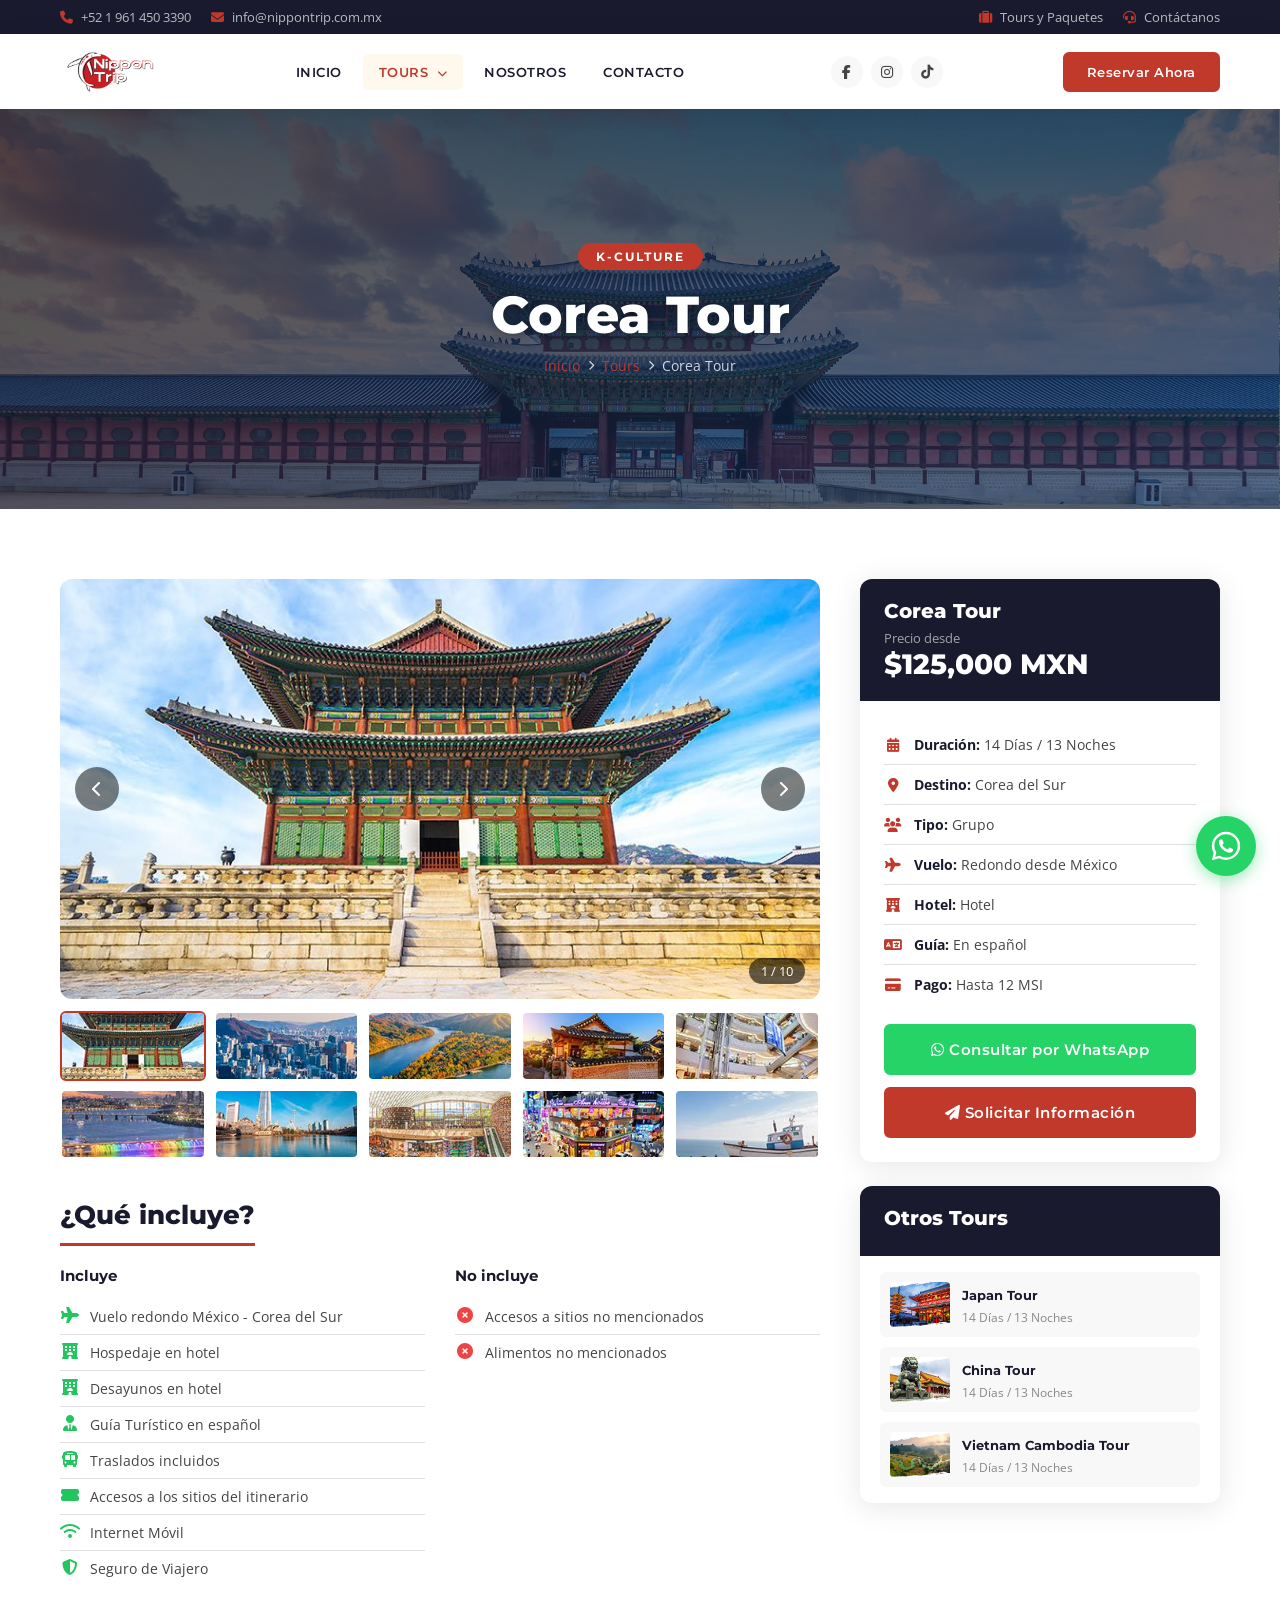
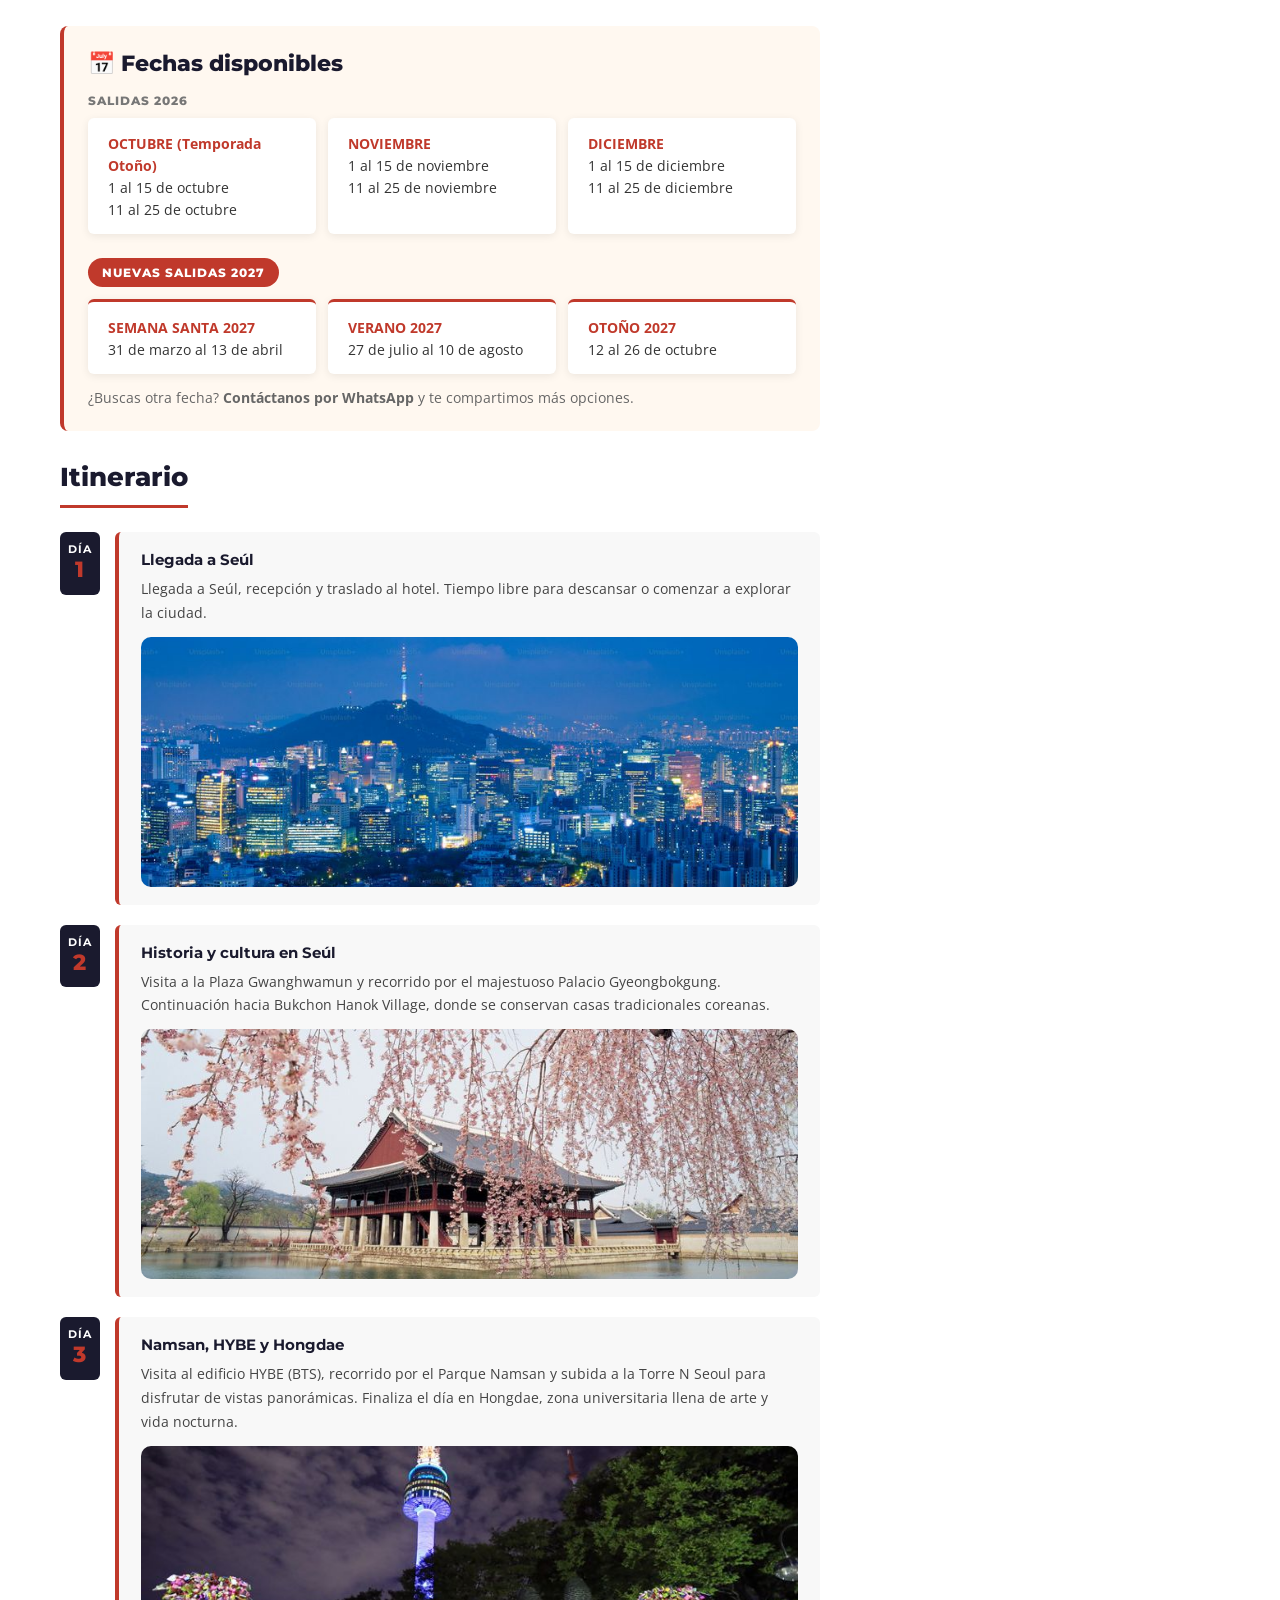
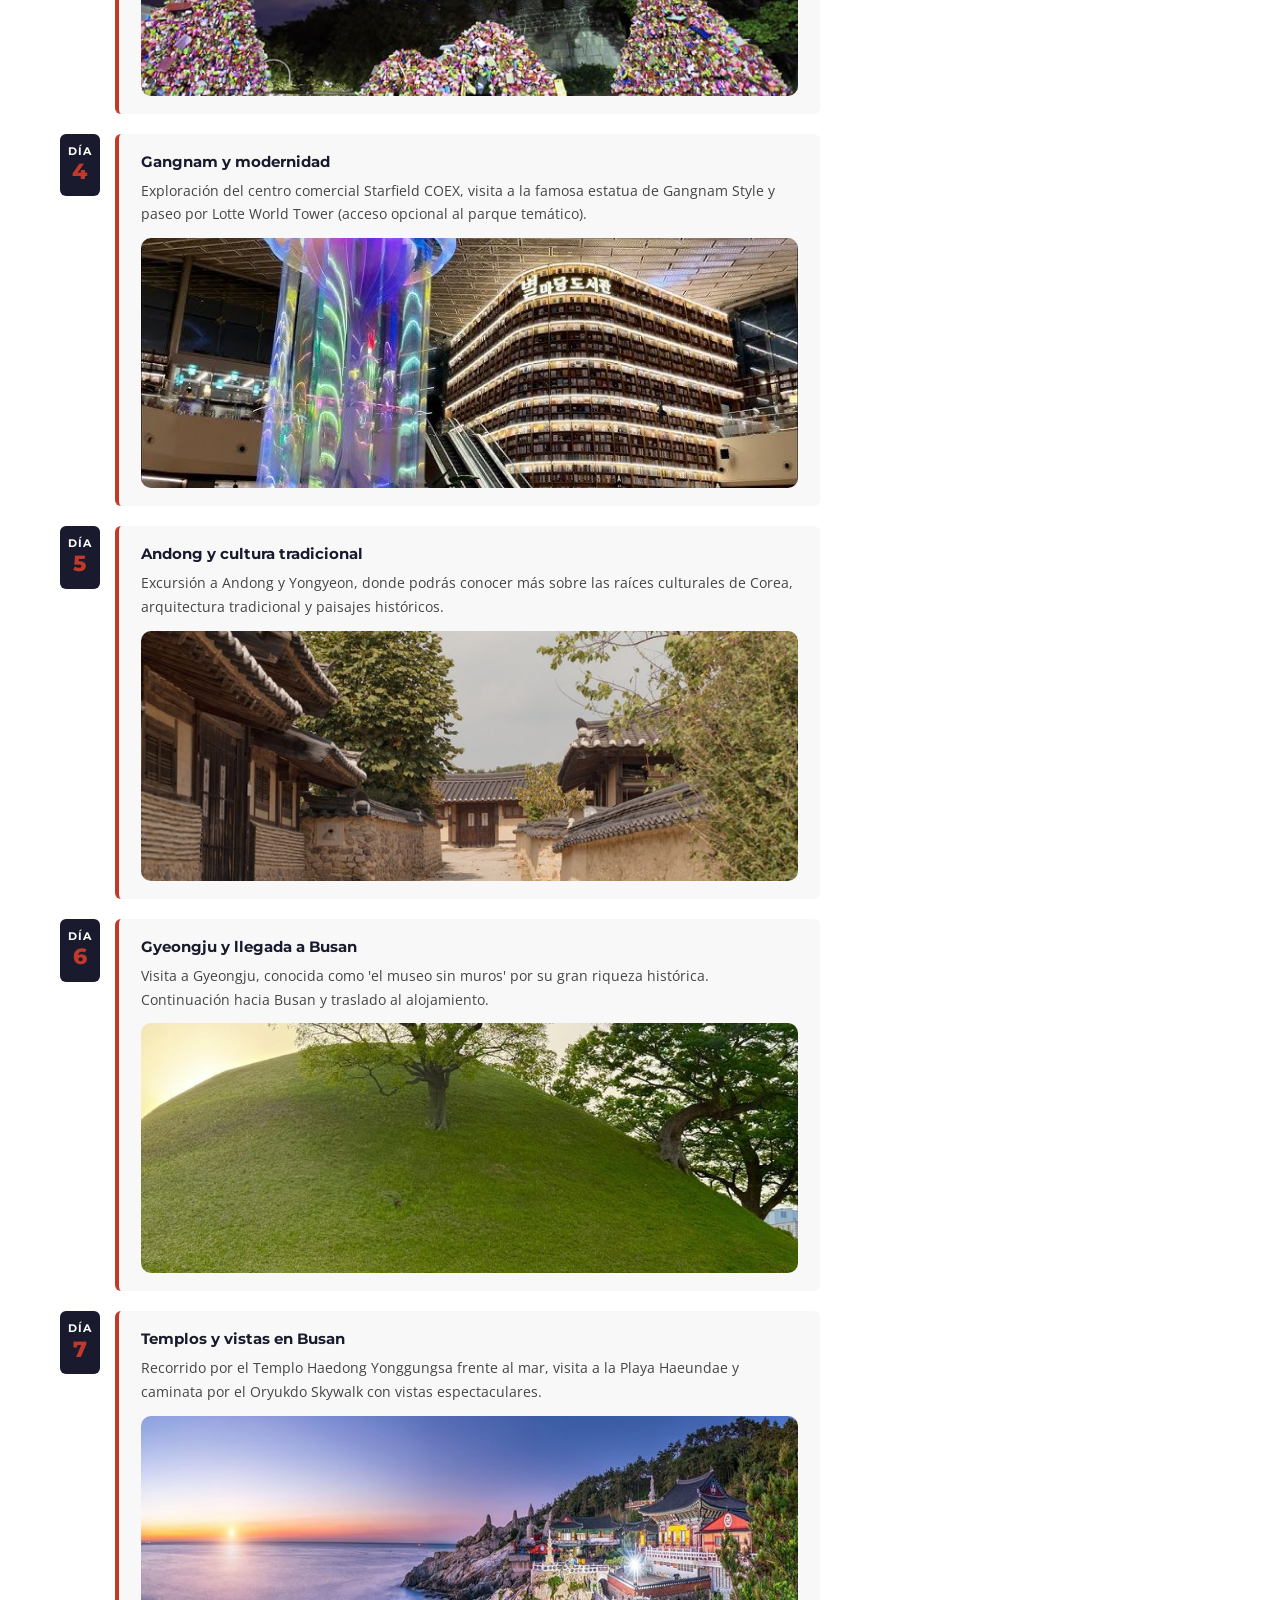
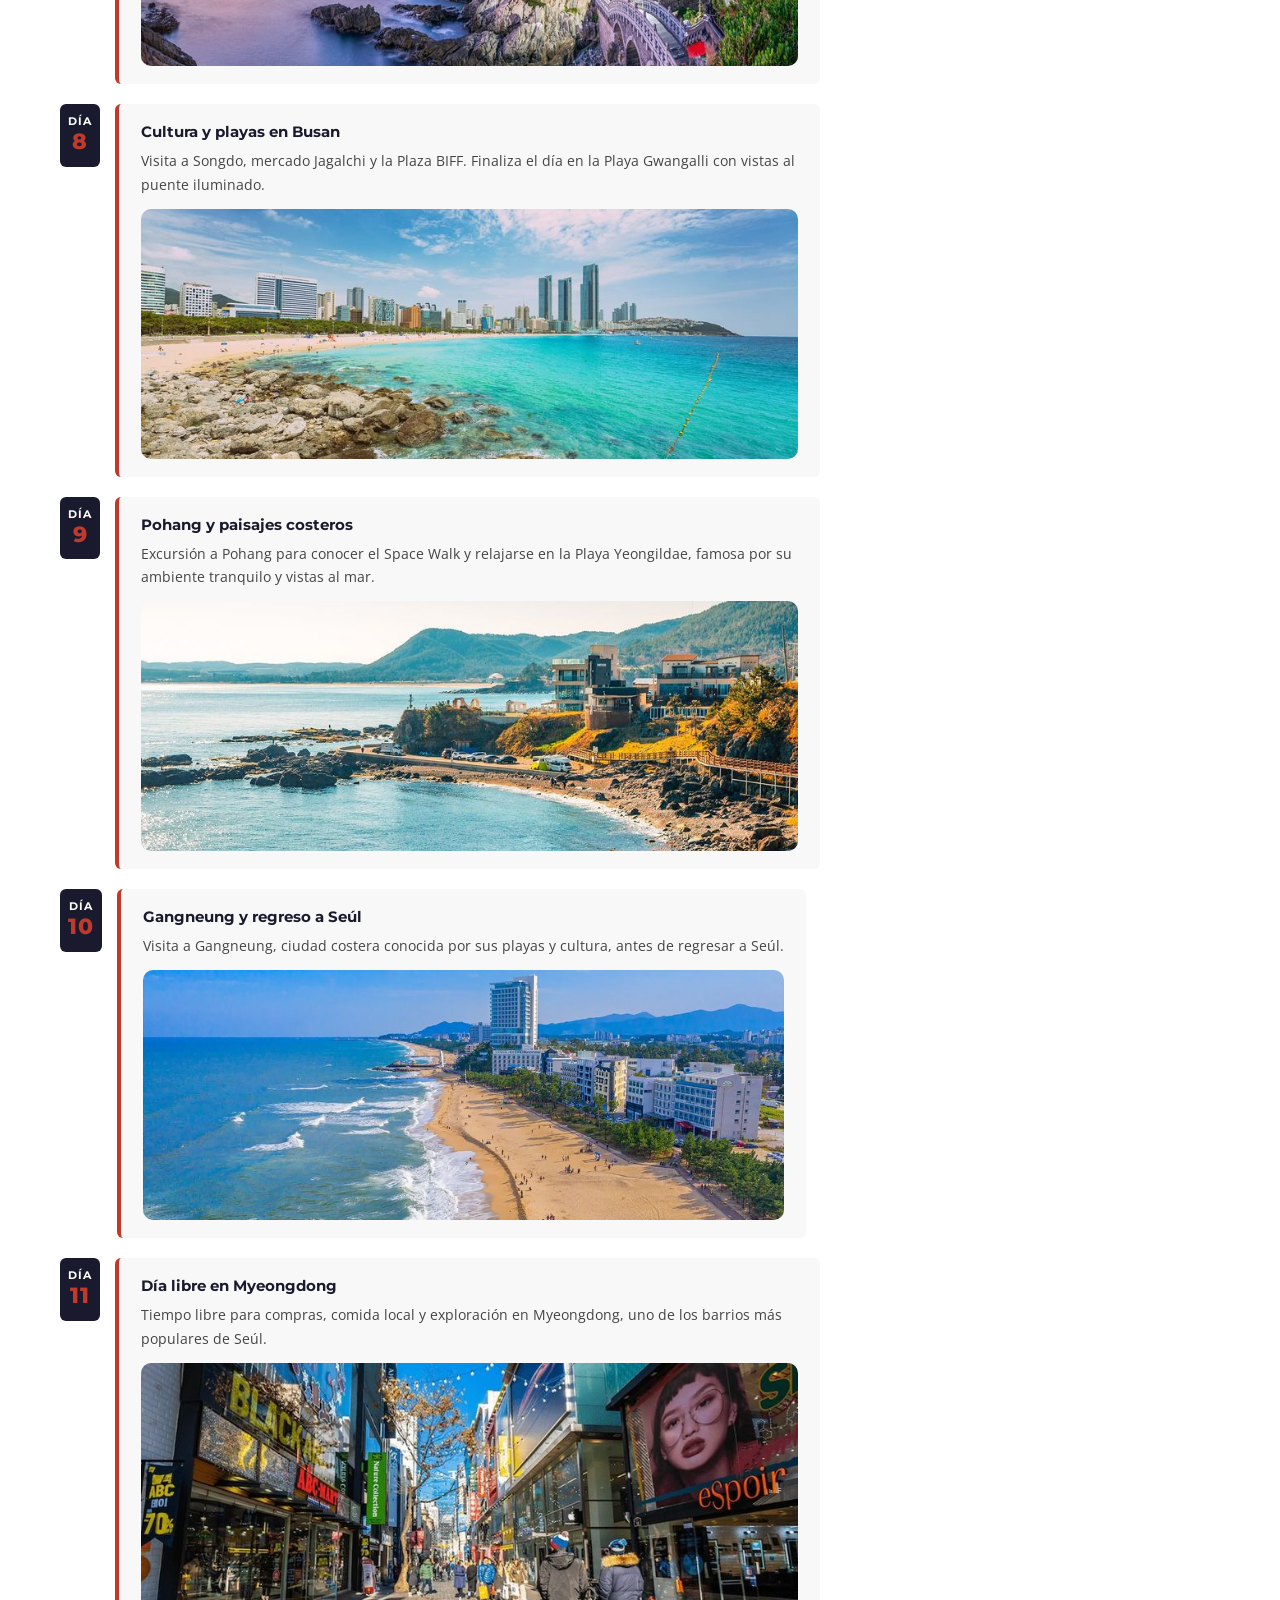
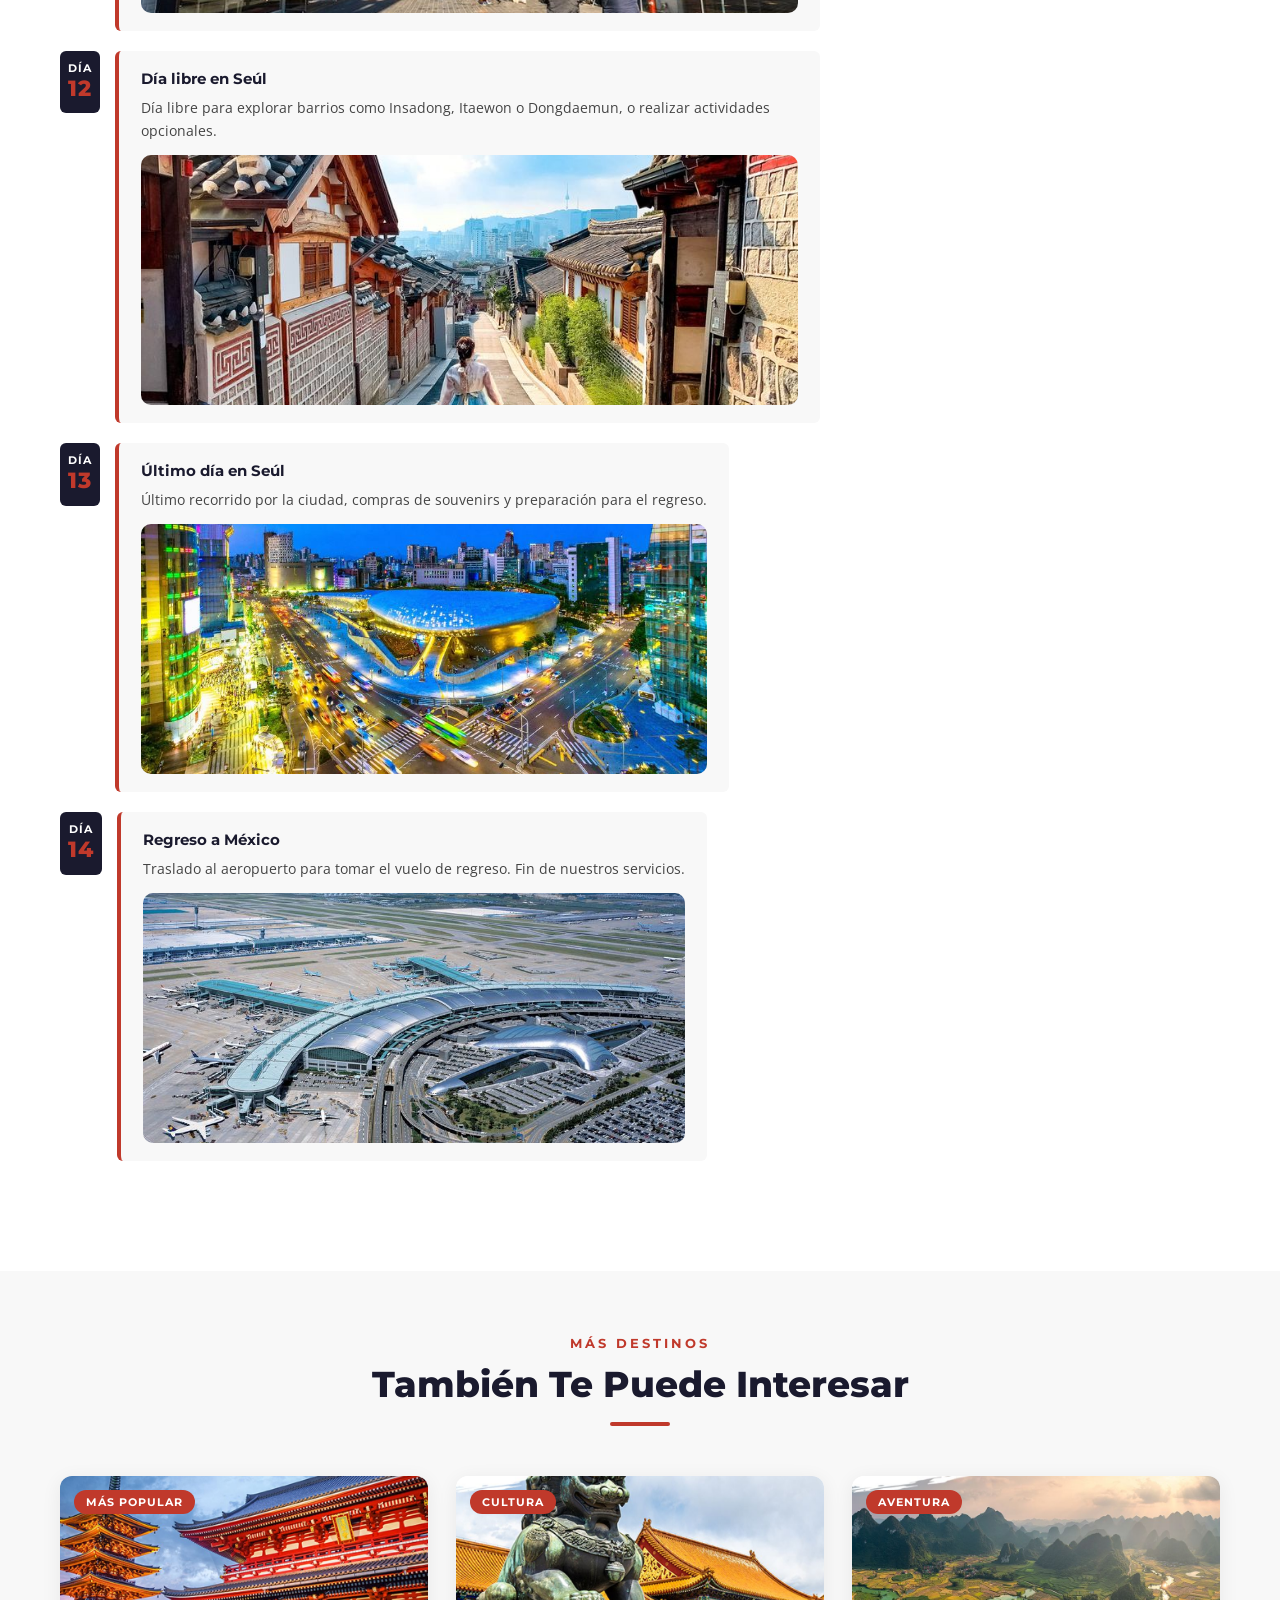
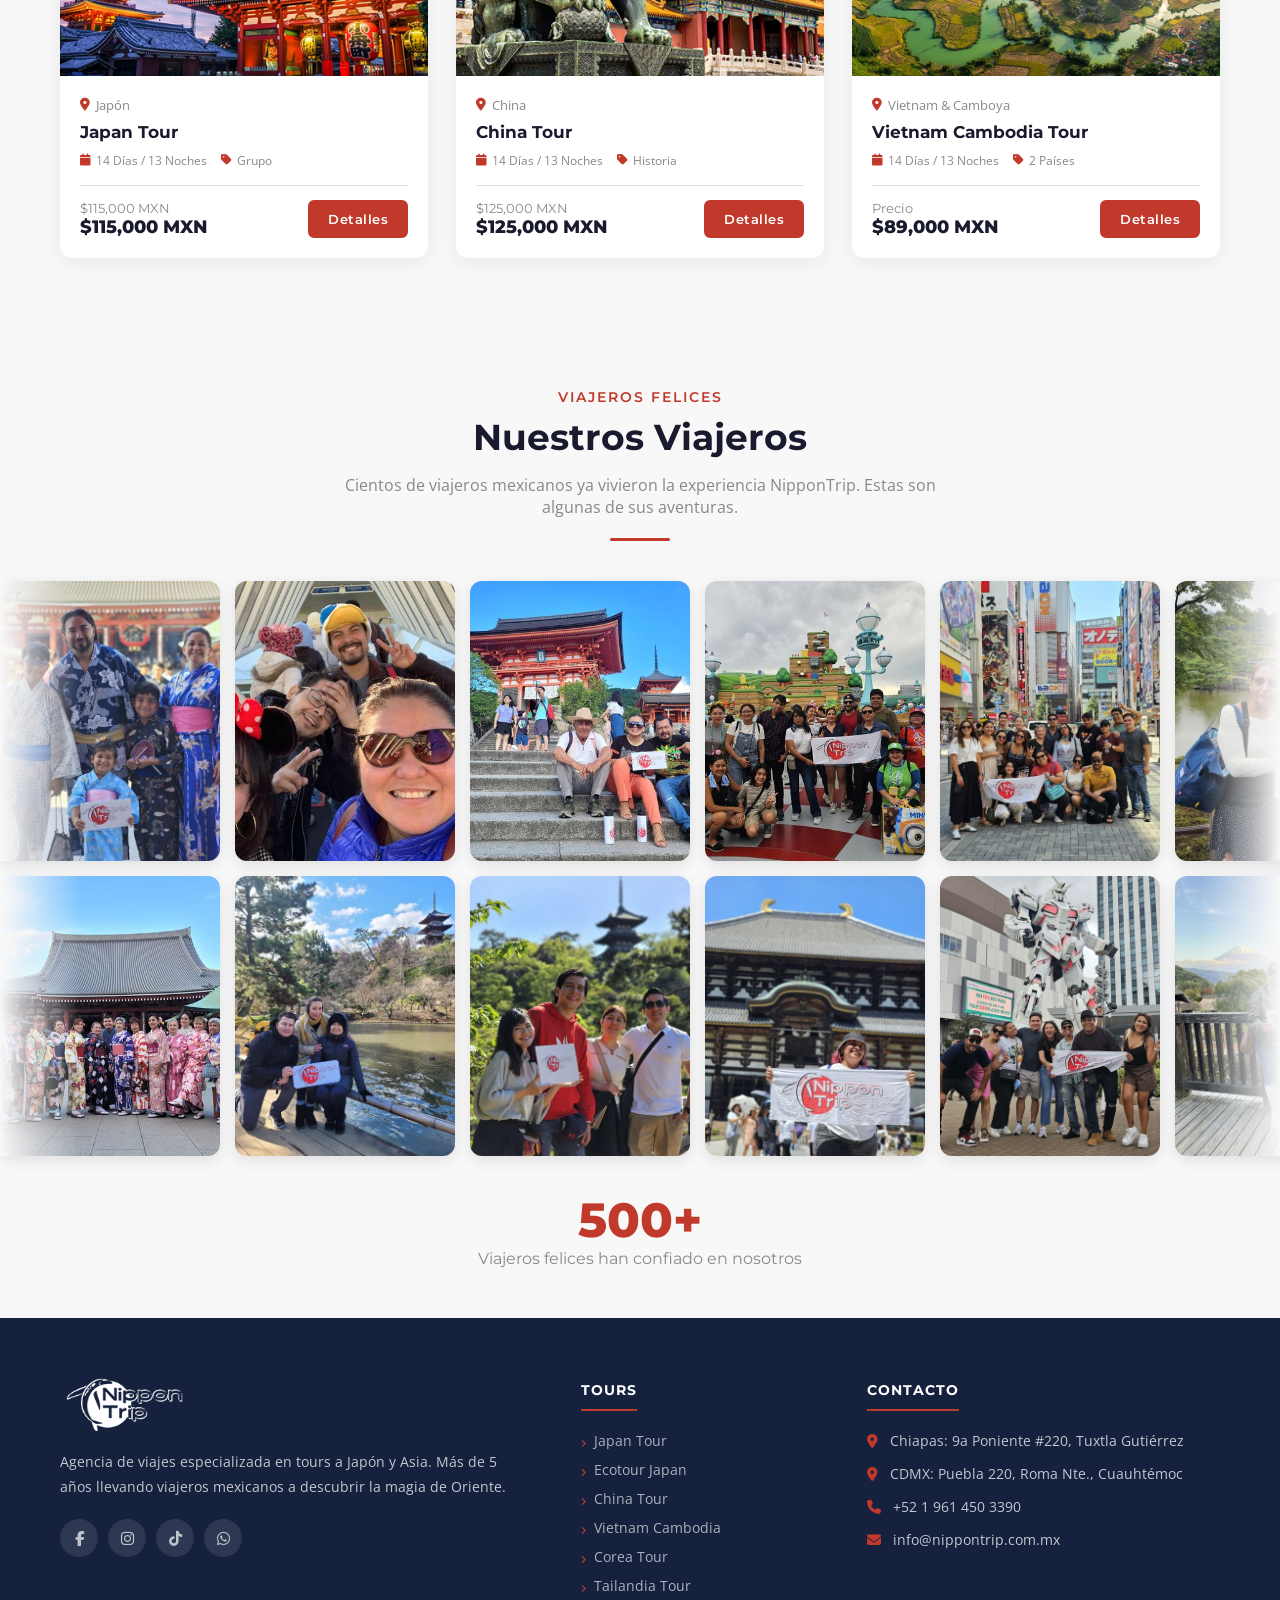
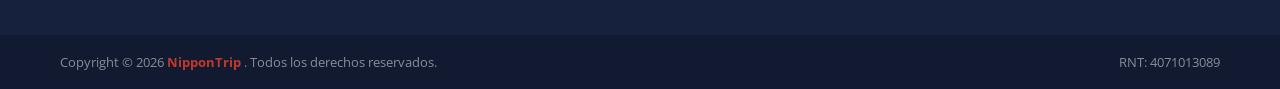
<file: corea-tour.html>
<!DOCTYPE html>

<html lang="es">
<head>
<meta charset="utf-8"/>
<meta content="width=device-width, initial-scale=1.0" name="viewport"/>
<meta content="Tour a Corea del Sur 14 días desde México. Visita Seúl, Busan, Gyeongju y los mejores templos y mercados coreanos. Incluye vuelo, hoteles y guía en español." name="description"/>
<title>
   Corea del Sur Tour 14 Días | Seúl, Busan, Gyeongju | NipponTrip
  </title>
<link href="https://fonts.googleapis.com" rel="preconnect"/>
<link crossorigin="" href="https://fonts.gstatic.com" rel="preconnect"/>
<link href="https://fonts.googleapis.com/css2?family=Montserrat:wght@300;400;500;600;700;800&amp;family=Open+Sans:wght@300;400;600&amp;display=swap" rel="stylesheet"/>
<link href="https://cdnjs.cloudflare.com/ajax/libs/font-awesome/6.4.0/css/all.min.css" rel="stylesheet"/>
<link href="images/favicon.png" rel="icon" type="image/png"/>
<style>
   *, *::before, *::after { box-sizing: border-box; margin: 0; padding: 0; }
    :root {
      --primary: #c0392b; --primary-dk: #a93226; --dark: #1a1a2e; --dark2: #16213e;
      --text: #444; --text-light: #888; --white: #ffffff; --light-bg: #f8f8f8;
      --border: #e0e0e0; --radius: 6px; --transition: all 0.35s ease;
    }
    html { scroll-behavior: smooth; }
    body { font-family: 'Open Sans', sans-serif; color: var(--text); background: var(--white); overflow-x: hidden; }
    a { text-decoration: none; color: inherit; }
    img { max-width: 100%; display: block; }
    ul { list-style: none; }
    .container { max-width: 1200px; margin: 0 auto; padding: 0 20px; }
    .btn { display: inline-block; padding: 12px 30px; border-radius: var(--radius); font-family: 'Montserrat', sans-serif; font-weight: 600; font-size: 14px; letter-spacing: 0.5px; cursor: pointer; transition: var(--transition); border: 2px solid transparent; }
    .btn-primary { background: var(--primary); color: #ffffff; border-color: var(--primary); }
    .btn-primary:hover { background: var(--primary-dk); border-color: var(--primary-dk); transform: translateY(-2px); box-shadow: 0 6px 20px rgba(192,57,43,0.4); }
    .btn-whatsapp { background: #25D366; color: var(--white); border-color: #25D366; }
    .btn-whatsapp:hover { background: #1da851; border-color: #1da851; transform: translateY(-2px); }
    .top-bar { background: var(--dark); padding: 8px 0; font-size: 13px; color: rgba(255,255,255,0.7); }
    .top-bar .container { display: flex; justify-content: space-between; align-items: center; flex-wrap: wrap; gap: 8px; }
    .top-bar a { color: rgba(255,255,255,0.7); transition: var(--transition); }
    .top-bar a:hover { color: var(--primary); }
    .top-bar .top-left, .top-bar .top-right { display: flex; align-items: center; gap: 20px; }
    .top-bar i { margin-right: 5px; color: var(--primary); }
    .navbar { position: sticky; top: 0; z-index: 1000; background: var(--white); box-shadow: 0 2px 20px rgba(0,0,0,0.1); transition: var(--transition); }
    .navbar.scrolled { background: rgba(255,255,255,0.97); backdrop-filter: blur(10px); }
    .navbar .container { display: flex; align-items: center; justify-content: space-between; height: 75px; }
    .navbar-logo img { height: 55px; width: auto; }
    .navbar-menu { display: flex; align-items: center; gap: 5px; }
    .navbar-menu > li { position: relative; }
    .navbar-menu > li > a { display: block; padding: 10px 16px; font-family: 'Montserrat', sans-serif; font-size: 13px; font-weight: 600; letter-spacing: 0.5px; text-transform: uppercase; color: var(--dark); border-radius: var(--radius); transition: var(--transition); }
    .navbar-menu > li > a:hover, .navbar-menu > li > a.active { color: var(--primary); background: rgba(232,160,32,0.08); }
    .navbar-menu > li > a i { font-size: 10px; margin-left: 4px; }
    .dropdown-menu { position: absolute; top: calc(100% + 10px); left: 0; background: var(--white); min-width: 220px; border-radius: var(--radius); box-shadow: 0 10px 40px rgba(0,0,0,0.15); opacity: 0; visibility: hidden; transform: translateY(10px); transition: var(--transition); border-top: 3px solid var(--primary); z-index: 100; }
    .navbar-menu > li:hover .dropdown-menu { opacity: 1; visibility: visible; transform: translateY(0); }
    .dropdown-menu li a { display: block; padding: 11px 20px; font-size: 13px; font-weight: 500; color: var(--text); transition: var(--transition); border-bottom: 1px solid var(--border); }
    .dropdown-menu li:last-child a { border-bottom: none; }
    .dropdown-menu li a:hover { color: var(--primary); background: var(--light-bg); padding-left: 26px; }
    
    /* Nav social icons */
    .nav-social { display: flex; align-items: center; gap: 8px; margin-left: 10px; }
    .nav-social a { width: 32px; height: 32px; border-radius: 50%; background: var(--light-bg); display: flex; align-items: center; justify-content: center; font-size: 14px; color: var(--text); transition: var(--transition); }
    .nav-social a:hover { background: var(--primary); color: #ffffff; }
    .navbar-cta { padding: 10px 22px; font-size: 13px; }
    .navbar-toggle { display: none; flex-direction: column; gap: 5px; background: none; border: none; cursor: pointer; padding: 5px; }
    .navbar-toggle span { display: block; width: 24px; height: 2px; background: var(--dark); border-radius: 2px; transition: var(--transition); }
    .page-hero { position: relative; height: 400px; background-size: cover; background-position: center; display: flex; align-items: center; justify-content: center; text-align: center; }
    .page-hero::before { content: ''; position: absolute; inset: 0; background: linear-gradient(135deg, rgba(26,26,46,0.75) 0%, rgba(15,52,96,0.6) 100%); }
    .page-hero-content { position: relative; z-index: 2; color: var(--white); }
    .page-hero-content .badge { display: inline-block; background: var(--primary); color: #ffffff; font-family: 'Montserrat', sans-serif; font-size: 12px; font-weight: 700; letter-spacing: 2px; text-transform: uppercase; padding: 6px 18px; border-radius: 30px; margin-bottom: 16px; }
    .page-hero-content h1 { font-family: 'Montserrat', sans-serif; font-size: 52px; font-weight: 800; line-height: 1.1; margin-bottom: 12px; text-shadow: 0 2px 10px rgba(0,0,0,0.3); }
    .breadcrumb { display: flex; align-items: center; justify-content: center; gap: 8px; font-size: 14px; color: rgba(255,255,255,0.8); }
    .breadcrumb a { color: var(--primary); }
    .breadcrumb i { font-size: 10px; }
    .tour-section { padding: 70px 0; }
    .tour-layout { display: grid; grid-template-columns: 1fr 360px; gap: 40px; align-items: start; }
    .tour-gallery { margin-bottom: 40px; }
    .gallery-main { position: relative; border-radius: 12px; overflow: hidden; height: 420px; margin-bottom: 12px; }
    .gallery-main img { width: 100%; height: 100%; object-fit: cover; }
    .gallery-nav { position: absolute; top: 50%; transform: translateY(-50%); background: rgba(0,0,0,0.5); color: var(--white); border: none; width: 44px; height: 44px; border-radius: 50%; cursor: pointer; font-size: 16px; display: flex; align-items: center; justify-content: center; transition: var(--transition); z-index: 5; }
    .gallery-nav:hover { background: var(--primary); color: #ffffff; }
    .gallery-nav.prev { left: 15px; }
    .gallery-nav.next { right: 15px; }
    .gallery-counter { position: absolute; bottom: 15px; right: 15px; background: rgba(0,0,0,0.6); color: var(--white); font-size: 13px; padding: 4px 12px; border-radius: 20px; }
    .gallery-thumbs { display: grid; grid-template-columns: repeat(5, 1fr); gap: 8px; }
    .gallery-thumb { border-radius: 6px; overflow: hidden; cursor: pointer; height: 70px; border: 2px solid transparent; transition: var(--transition); }
    .gallery-thumb img { width: 100%; height: 100%; object-fit: cover; }
    .gallery-thumb.active, .gallery-thumb:hover { border-color: var(--primary); }
    .includes-section { margin-bottom: 40px; }
    .includes-section h2 { font-family: 'Montserrat', sans-serif; font-size: 26px; font-weight: 800; color: var(--dark); margin-bottom: 20px; padding-bottom: 12px; border-bottom: 3px solid var(--primary); display: inline-block; }
    .includes-grid { display: grid; grid-template-columns: 1fr 1fr; gap: 30px; }
    .includes-list h4 { font-family: 'Montserrat', sans-serif; font-size: 15px; font-weight: 700; color: var(--dark); margin-bottom: 14px; }
    .includes-list ul li { display: flex; align-items: flex-start; gap: 10px; padding: 8px 0; border-bottom: 1px solid var(--border); font-size: 14px; color: var(--text); }
    .includes-list ul li:last-child { border-bottom: none; }
    .includes-list.included ul li i { color: #22c55e; font-size: 16px; flex-shrink: 0; width: 20px; text-align: center; }
    .includes-list.excluded ul li i { color: #ef4444; font-size: 16px; flex-shrink: 0; width: 20px; text-align: center; }
    .itinerary-section { margin-bottom: 40px; }
    .itinerary-section h2 { font-family: 'Montserrat', sans-serif; font-size: 26px; font-weight: 800; color: var(--dark); margin-bottom: 24px; padding-bottom: 12px; border-bottom: 3px solid var(--primary); display: inline-block; }
    .itinerary-item { display: grid; grid-template-columns: 80px 1fr; gap: 20px; margin-bottom: 24px; }
    .day-badge { background: var(--dark); color: var(--white); font-family: 'Montserrat', sans-serif; font-size: 11px; font-weight: 700; letter-spacing: 1px; text-transform: uppercase; padding: 10px 8px; border-radius: var(--radius); text-align: center; line-height: 1.3; height: fit-content; }
    .day-badge span { display: block; font-size: 22px; font-weight: 800; color: var(--primary); }
    .day-content { background: var(--light-bg); border-radius: var(--radius); padding: 18px 22px; border-left: 4px solid var(--primary); }
    .day-content h4 { font-family: 'Montserrat', sans-serif; font-size: 15px; font-weight: 700; color: var(--dark); margin-bottom: 8px; }
    .day-content p { font-size: 14px; color: var(--text); line-height: 1.7; }
    .tour-sidebar { position: sticky; top: 90px; }
    .sidebar-card { background: var(--white); border-radius: 12px; box-shadow: 0 4px 30px rgba(0,0,0,0.1); overflow: hidden; margin-bottom: 24px; }
    .sidebar-card-header { background: var(--dark); padding: 20px 24px; }
    .sidebar-card-header h3 { font-family: 'Montserrat', sans-serif; font-size: 20px; font-weight: 800; color: var(--white); margin-bottom: 6px; }
    .sidebar-card-header .price-label { font-size: 13px; color: rgba(255,255,255,0.6); }
    .sidebar-card-header .price { font-family: 'Montserrat', sans-serif; font-size: 28px; font-weight: 800; color: #ffffff; }
    .sidebar-card-body { padding: 24px; }
    .tour-meta-list { margin-bottom: 20px; }
    .tour-meta-list li { display: flex; align-items: center; gap: 12px; padding: 10px 0; border-bottom: 1px solid var(--border); font-size: 14px; }
    .tour-meta-list li:last-child { border-bottom: none; }
    .tour-meta-list li i { color: var(--primary); width: 18px; text-align: center; }
    .tour-meta-list li strong { color: var(--dark); }
    .sidebar-actions { display: flex; flex-direction: column; gap: 12px; }
    .sidebar-actions .btn { width: 100%; text-align: center; padding: 14px; font-size: 15px; }
    .related-section { padding: 60px 0; background: var(--light-bg); }
    .section-header { text-align: center; margin-bottom: 50px; }
    .section-header .label { display: inline-block; font-family: 'Montserrat', sans-serif; font-size: 13px; font-weight: 700; letter-spacing: 3px; text-transform: uppercase; color: var(--primary); margin-bottom: 12px; }
    .section-header h2 { font-family: 'Montserrat', sans-serif; font-size: 36px; font-weight: 800; color: var(--dark); line-height: 1.2; margin-bottom: 16px; }
    .section-header .divider { width: 60px; height: 4px; background: var(--primary); margin: 16px auto 0; border-radius: 2px; }
    .tours-grid { display: grid; grid-template-columns: repeat(3, 1fr); gap: 28px; }
    .tour-card { background: var(--white); border-radius: 12px; overflow: hidden; box-shadow: 0 4px 20px rgba(0,0,0,0.07); transition: var(--transition); }
    .tour-card:hover { transform: translateY(-8px); box-shadow: 0 16px 40px rgba(0,0,0,0.14); }
    .tour-card-img { position: relative; height: 200px; overflow: hidden; }
    .tour-card-img img { width: 100%; height: 100%; object-fit: cover; transition: transform 0.5s ease; }
    .tour-card:hover .tour-card-img img { transform: scale(1.08); }
    .tour-card-tag { position: absolute; top: 14px; left: 14px; background: var(--primary); color: #ffffff; font-family: 'Montserrat', sans-serif; font-size: 11px; font-weight: 700; letter-spacing: 1px; text-transform: uppercase; padding: 5px 12px; border-radius: 20px; }
    .tour-card-body { padding: 20px; }
    .tour-card-location { display: flex; align-items: center; gap: 6px; font-size: 13px; color: var(--text-light); margin-bottom: 8px; }
    .tour-card-location i { color: var(--primary); }
    .tour-card-body h3 { font-family: 'Montserrat', sans-serif; font-size: 17px; font-weight: 700; color: var(--dark); margin-bottom: 10px; }
    .tour-card-meta { display: flex; gap: 14px; font-size: 12px; color: var(--text-light); margin-bottom: 16px; flex-wrap: wrap; }
    .tour-card-meta span { display: flex; align-items: center; gap: 5px; }
    .tour-card-meta i { color: var(--primary); }
    .tour-card-footer { display: flex; align-items: center; justify-content: space-between; padding-top: 14px; border-top: 1px solid var(--border); }
    .tour-card-price { font-family: 'Montserrat', sans-serif; font-size: 13px; color: var(--text-light); }
    .tour-card-price strong { display: block; font-size: 18px; color: #1a1a2e; font-weight: 800; }
    .tour-card-footer .btn { padding: 9px 18px; font-size: 13px; }
    footer { background: var(--dark2); color: rgba(255,255,255,0.75); }
    .footer-top { padding: 60px 0 40px; }
    .footer-grid { display: grid; grid-template-columns: 2fr 1fr 1.5fr; gap: 50px; }
    .footer-brand img { height: 55px; margin-bottom: 16px; filter: brightness(0) invert(1); }
    .footer-brand p { font-size: 14px; line-height: 1.8; margin-bottom: 20px; }
    .social-links { display: flex; gap: 10px; }
    .social-links a { width: 38px; height: 38px; border-radius: 50%; background: rgba(255,255,255,0.1); display: flex; align-items: center; justify-content: center; font-size: 15px; color: rgba(255,255,255,0.7); transition: var(--transition); }
    .social-links a:hover { background: var(--primary); color: #ffffff; }
    .footer-col h4 { font-family: 'Montserrat', sans-serif; font-size: 14px; font-weight: 700; text-transform: uppercase; letter-spacing: 1px; color: var(--white); margin-bottom: 20px; padding-bottom: 10px; border-bottom: 2px solid var(--primary); display: inline-block; }
    .footer-links { display: flex; flex-direction: column; gap: 10px; }
    .footer-links a { font-size: 14px; color: rgba(255,255,255,0.65); transition: var(--transition); display: flex; align-items: center; gap: 8px; }
    .footer-links a::before { content: '›'; color: var(--primary); font-size: 18px; line-height: 1; }
    .footer-links a:hover { color: var(--primary); padding-left: 5px; }
    .footer-contact-list { display: flex; flex-direction: column; gap: 14px; }
    .footer-contact-list li { display: flex; align-items: flex-start; gap: 12px; font-size: 14px; }
    .footer-contact-list li i { color: var(--primary); margin-top: 3px; flex-shrink: 0; }
    .footer-bottom { background: rgba(0,0,0,0.2); padding: 18px 0; }
    .footer-bottom .container { display: flex; justify-content: space-between; align-items: center; flex-wrap: wrap; gap: 10px; font-size: 13px; color: rgba(255,255,255,0.5); }
    .scroll-top { position: fixed; bottom: 30px; right: 30px; width: 46px; height: 46px; background: var(--primary); color: #ffffff; border: none; border-radius: 50%; cursor: pointer; font-size: 16px; display: flex; align-items: center; justify-content: center; box-shadow: 0 4px 15px rgba(192,57,43,0.4); transition: var(--transition); opacity: 0; visibility: hidden; z-index: 999; }
    .scroll-top.visible { opacity: 1; visibility: visible; }
    .scroll-top:hover { background: var(--primary-dk); transform: translateY(-3px); }
    @media (max-width: 992px) {
      .tour-layout { grid-template-columns: 1fr; }
      .tour-sidebar { position: static; }
      .tours-grid { grid-template-columns: repeat(2, 1fr); }
      .footer-grid { grid-template-columns: 1fr 1fr; }
    }
    @media (max-width: 768px) {
      .navbar-menu { display: none; position: fixed; top: 0; left: 0; right: 0; bottom: 0; background: var(--white); flex-direction: column; align-items: center; justify-content: center; gap: 8px; z-index: 999; }
      .navbar-menu.open { display: flex; }
      .navbar-menu > li > a { font-size: 16px; padding: 14px 30px; }
      .dropdown-menu { position: static; opacity: 1; visibility: visible; transform: none; box-shadow: none; border-top: none; background: var(--light-bg); min-width: auto; width: 100%; }
      .navbar-toggle { display: flex; z-index: 1000; }
      
    /* Nav social icons */
    .nav-social { display: flex; align-items: center; gap: 8px; margin-left: 10px; }
    .nav-social a { width: 32px; height: 32px; border-radius: 50%; background: var(--light-bg); display: flex; align-items: center; justify-content: center; font-size: 14px; color: var(--text); transition: var(--transition); }
    .nav-social a:hover { background: var(--primary); color: #ffffff; }
    .navbar-cta { display: none; }
      .nav-social { display: none; }
      .page-hero-content h1 { font-size: 32px; }
      .gallery-main { height: 260px; }
      .includes-grid { grid-template-columns: 1fr; }
      .itinerary-item { grid-template-columns: 60px 1fr; gap: 12px; }
      .tours-grid { grid-template-columns: 1fr; }
      .footer-grid { grid-template-columns: 1fr; gap: 30px; }
      .top-bar .top-left { display: none; }
    }
  
    /* ===== TRAVELERS GALLERY ===== */
    .travelers-section {
      padding: 70px 0 50px;
      background: var(--light-bg);
      overflow: hidden;
    }
    .travelers-section .section-header {
      text-align: center;
      margin-bottom: 40px;
    }
    .travelers-section .section-header .label {
      color: var(--primary);
      font-weight: 600;
      text-transform: uppercase;
      letter-spacing: 2px;
      font-size: 14px;
      display: block;
      margin-bottom: 10px;
    }
    .travelers-section .section-header h2 {
      font-size: 36px;
      font-weight: 700;
      color: var(--dark);
      margin: 0 0 15px;
    }
    .travelers-section .section-header p {
      color: var(--text-light);
      max-width: 600px;
      margin: 0 auto;
    }
    .travelers-section .section-header .divider {
      width: 60px;
      height: 3px;
      background: var(--primary);
      margin: 20px auto 0;
      border-radius: 2px;
    }
    .marquee-wrapper {
      position: relative;
      width: 100%;
    }
    .marquee-wrapper::before,
    .marquee-wrapper::after {
      content: '';
      position: absolute;
      top: 0;
      bottom: 0;
      width: 80px;
      z-index: 2;
      pointer-events: none;
    }
    .marquee-wrapper::before {
      left: 0;
      background: linear-gradient(to right, var(--light-bg), transparent);
    }
    .marquee-wrapper::after {
      right: 0;
      background: linear-gradient(to left, var(--light-bg), transparent);
    }
    .marquee-track {
      display: flex;
      gap: 15px;
      animation: marqueeScroll 60s linear infinite;
      width: max-content;
    }
    .marquee-track:hover {
      animation-play-state: paused;
    }
    .marquee-row-reverse .marquee-track {
      animation: marqueeScrollReverse 55s linear infinite;
    }
    .marquee-row-reverse .marquee-track:hover {
      animation-play-state: paused;
    }
    .marquee-item {
      flex-shrink: 0;
      width: 220px;
      height: 280px;
      border-radius: 12px;
      overflow: hidden;
      box-shadow: 0 4px 15px rgba(0,0,0,0.1);
      transition: transform 0.3s ease, box-shadow 0.3s ease;
    }
    .marquee-item:hover {
      transform: scale(1.05);
      box-shadow: 0 8px 25px rgba(0,0,0,0.2);
    }
    .marquee-item img {
      width: 100%;
      height: 100%;
      object-fit: cover;
    }
    .marquee-rows {
      display: flex;
      flex-direction: column;
      gap: 15px;
    }
    @keyframes marqueeScroll {
      0% { transform: translateX(0); }
      100% { transform: translateX(-50%); }
    }
    @keyframes marqueeScrollReverse {
      0% { transform: translateX(-50%); }
      100% { transform: translateX(0); }
    }
    .travelers-counter {
      text-align: center;
      margin-top: 40px;
      font-family: 'Montserrat', sans-serif;
    }
    .travelers-counter .big-num {
      font-size: 48px;
      font-weight: 800;
      color: var(--primary);
      line-height: 1;
    }
    .travelers-counter .counter-label {
      font-size: 16px;
      color: var(--text-light);
      margin-top: 5px;
    }
    @media (max-width: 768px) {
      .marquee-item { width: 160px; height: 200px; }
      .travelers-section { padding: 50px 0 40px; }
      .travelers-section .section-header h2 { font-size: 28px; }
      .travelers-counter .big-num { font-size: 36px; }
    }
    @media (max-width: 480px) {
      .marquee-item { width: 130px; height: 170px; }
    }

  
    .day-image { width: 100%; border-radius: 10px; margin-top: 12px; object-fit: cover; max-height: 250px; }
    .itinerary-item { display: flex; gap: 15px; margin-bottom: 20px; align-items: flex-start; }
</style>
<link href="https://nippontrip.com.mx/corea-tour.html" rel="canonical"/>
<meta content="es_MX" property="og:locale"/>
<meta content="article" property="og:type"/>
<meta content="Corea del Sur Tour 14 Días | Seúl, Busan, Gyeongju | NipponTrip" property="og:title"/>
<meta content="Tour a Corea del Sur 14 días desde México. Visita Seúl, Busan, Gyeongju y los mejores templos y mercados coreanos. Incluye vuelo, hoteles y guía en español." property="og:description"/>
<meta content="https://nippontrip.com.mx/corea-tour.html" property="og:url"/>
<meta content="NipponTrip" property="og:site_name"/>
<meta content="https://nippontrip.com.mx/images/banner/corea-tour-banner.jpg" property="og:image"/>
<meta content="1200" property="og:image:width"/>
<meta content="630" property="og:image:height"/>
<meta content="summary_large_image" name="twitter:card"/>
<meta content="Corea del Sur Tour 14 Días | Seúl, Busan, Gyeongju | NipponTrip" name="twitter:title"/>
<meta content="Tour a Corea del Sur 14 días desde México. Visita Seúl, Busan, Gyeongju y los mejores templos y mercados coreanos. Incluye vuelo, hoteles y guía en español." name="twitter:description"/>
<meta content="https://nippontrip.com.mx/images/banner/corea-tour-banner.jpg" name="twitter:image"/>
<script type="application/ld+json">
   {
    "@context": "https://schema.org",
    "@type": "TouristTrip",
    "name": "Corea Tour - NipponTrip",
    "description": "Corea Tour - NipponTrip. 14 Días / 13 Noches descubriendo Corea del Sur.",
    "url": "https://nippontrip.com.mx/corea-tour.html",
    "image": "https://nippontrip.com.mx/images/banner/corea-tour-banner.jpg"
  }
  </script>
</head>
<body>
<div class="top-bar">
<div class="container">
<div class="top-left">
<span>
<i class="fas fa-phone">
</i>
      +52 1 961 450 3390
     </span>
<span>
<i class="fas fa-envelope">
</i>
      info@nippontrip.com.mx
     </span>
</div>
<div class="top-right">
<a href="packages.html">
<i class="fas fa-suitcase">
</i>
      Tours y Paquetes
     </a>
<a href="contact.html">
<i class="fas fa-headset">
</i>
      Contáctanos
     </a>
</div>
</div>
</div>
<nav class="navbar" id="navbar">
<div class="container">
<a class="navbar-logo" href="index.html">
<img alt="NipponTrip" src="images/logo.png"/>
</a>
<ul class="navbar-menu" id="navMenu">
<li>
<a href="index.html">
       Inicio
      </a>
</li>
<li>
<a class="active" href="#">
       Tours
       <i class="fas fa-chevron-down">
</i>
</a>
<ul class="dropdown-menu">
<li>
<a href="japan-tour.html">
         Japan Tour
        </a>
</li>
<li>
<a href="ecotour-japan.html">
         Ecotour Japan
        </a>
</li>
<li>
<a href="china-tour.html">
         China Tour
        </a>
</li>
<li>
<a href="vietnam-cambodia-tour.html">
         Vietnam Cambodia Tour
        </a>
</li>
<li>
<a href="corea-tour.html">
         Corea Tour
        </a>
</li>
<li>
<a href="tailandia-tour.html">
         Tailandia Tour
        </a>
</li>
</ul>
</li>
<li>
<a href="about-us.html">
       Nosotros
      </a>
</li>
<li>
<a href="contact.html">
       Contacto
      </a>
</li>
</ul>
<div class="nav-social">
<a aria-label="Facebook" href="https://www.facebook.com/tripnippon" rel="noopener" target="_blank"><i class="fab fa-facebook-f"></i></a>
<a aria-label="Instagram" href="https://www.instagram.com/tripnippon/" rel="noopener" target="_blank"><i class="fab fa-instagram"></i></a>
<a aria-label="TikTok" href="https://www.tiktok.com/@nippontrip" rel="noopener" target="_blank"><i class="fab fa-tiktok"></i></a>
</div>
<a class="btn btn-primary navbar-cta" href="contact.html">
     Reservar Ahora
    </a>
<button aria-label="Menú" class="navbar-toggle" id="navToggle">
<span>
</span>
<span>
</span>
<span>
</span>
</button>
</div>
</nav>
<div class="page-hero" style="background-image: url('images/banner/corea-banner.jpg');">
<div class="page-hero-content">
<span class="badge">
     K-Culture
    </span>
<h1>
     Corea Tour
    </h1>
<div class="breadcrumb">
<a href="index.html">
      Inicio
     </a>
<i class="fas fa-chevron-right">
</i>
<a href="packages.html">
      Tours
     </a>
<i class="fas fa-chevron-right">
</i>
<span>
      Corea Tour
     </span>
</div>
</div>
</div>
<section class="tour-section">
<div class="container">
<div class="tour-layout">
<div class="tour-main">
<div class="tour-gallery">
<div class="gallery-main">
<img alt="Corea Tour" id="mainImg" src="images/tour/corea/tour-slide-1.jpg"/>
<button class="gallery-nav prev" id="prevBtn">
<i class="fas fa-chevron-left">
</i>
</button>
<button class="gallery-nav next" id="nextBtn">
<i class="fas fa-chevron-right">
</i>
</button>
<div class="gallery-counter">
<span id="currentImg">
          1
         </span>
         / 10
        </div>
</div>
<div class="gallery-thumbs">
<div class="gallery-thumb active" data-index="0">
<img alt="" src="images/tour/corea/tour-thumb-1.jpg"/>
</div>
<div class="gallery-thumb" data-index="1">
<img alt="" src="images/tour/corea/tour-thumb-2.jpg"/>
</div>
<div class="gallery-thumb" data-index="2">
<img alt="" src="images/tour/corea/tour-thumb-3.jpg"/>
</div>
<div class="gallery-thumb" data-index="3">
<img alt="" src="images/tour/corea/tour-thumb-4.jpg"/>
</div>
<div class="gallery-thumb" data-index="4">
<img alt="" src="images/tour/corea/tour-thumb-5.jpg"/>
</div>
<div class="gallery-thumb" data-index="5">
<img alt="" src="images/tour/corea/tour-thumb-6.jpg"/>
</div>
<div class="gallery-thumb" data-index="6">
<img alt="" src="images/tour/corea/tour-thumb-7.jpg"/>
</div>
<div class="gallery-thumb" data-index="7">
<img alt="" src="images/tour/corea/tour-thumb-8.jpg"/>
</div>
<div class="gallery-thumb" data-index="8">
<img alt="" src="images/tour/corea/tour-thumb-9.jpg"/>
</div>
<div class="gallery-thumb" data-index="9">
<img alt="" src="images/tour/corea/tour-thumb-10.jpg"/>
</div>
</div>
</div>
<div class="includes-section">
<h2>
        ¿Qué incluye?
       </h2>
<div class="includes-grid">
<div class="includes-list included">
<h4>
          Incluye
         </h4>
<ul>
<li><i class="fas fa-plane"></i><span>Vuelo redondo México - Corea del Sur</span></li>
<li><i class="fas fa-hotel"></i><span>Hospedaje en hotel</span></li>
<li><i class="fas fa-hotel"></i><span>Desayunos en hotel</span></li>
<li><i class="fas fa-user-tie"></i><span>Guía Turístico en español</span></li>
<li><i class="fas fa-bus"></i><span>Traslados incluidos</span></li>
<li><i class="fas fa-ticket-alt"></i><span>Accesos a los sitios del itinerario</span></li>
<li><i class="fas fa-wifi"></i><span>Internet Móvil</span></li>
<li><i class="fas fa-shield-alt"></i><span>Seguro de Viajero</span></li>
</ul>
</div>
<div class="includes-list excluded">
<h4>
          No incluye
         </h4>
<ul>
<li><i class="fas fa-times-circle"></i><span>Accesos a sitios no mencionados</span></li>
<li><i class="fas fa-times-circle"></i><span>Alimentos no mencionados</span></li>
</ul>
</div>
</div>
</div>
<div class="dates-section" style="margin-bottom:30px; padding:24px; background:#fff8f0; border-radius:8px; border-left:4px solid var(--primary);">
<h2 style="font-family:'Montserrat',sans-serif; font-size:22px; font-weight:800; color:var(--dark); margin-bottom:16px;">📅 Fechas disponibles</h2>
<p style="font-family:'Montserrat',sans-serif; font-size:12px; font-weight:800; letter-spacing:1px; color:#777; margin:0 0 10px;">SALIDAS 2026</p>
<div style="display:grid; grid-template-columns:repeat(auto-fit, minmax(220px, 1fr)); gap:12px;">
<div style="background:white; padding:14px 20px; border-radius:6px; box-shadow:0 2px 8px rgba(0,0,0,0.08);">
<strong style="color:var(--primary); font-size:14px;">OCTUBRE (Temporada Otoño)</strong><br/>
<span style="font-size:14px; color:#333;">1 al 15 de octubre</span><br/>
<span style="font-size:14px; color:#333;">11 al 25 de octubre</span>
</div>
<div style="background:white; padding:14px 20px; border-radius:6px; box-shadow:0 2px 8px rgba(0,0,0,0.08);">
<strong style="color:var(--primary); font-size:14px;">NOVIEMBRE</strong><br/>
<span style="font-size:14px; color:#333;">1 al 15 de noviembre</span><br/>
<span style="font-size:14px; color:#333;">11 al 25 de noviembre</span>
</div>
<div style="background:white; padding:14px 20px; border-radius:6px; box-shadow:0 2px 8px rgba(0,0,0,0.08);">
<strong style="color:var(--primary); font-size:14px;">DICIEMBRE</strong><br/>
<span style="font-size:14px; color:#333;">1 al 15 de diciembre</span><br/>
<span style="font-size:14px; color:#333;">11 al 25 de diciembre</span>
</div>
</div>
<div style="display:inline-block; margin:24px 0 12px; padding:7px 14px; background:var(--primary); color:#fff; border-radius:20px; font-family:'Montserrat',sans-serif; font-size:12px; font-weight:800; letter-spacing:1px;">NUEVAS SALIDAS 2027</div>
<div style="display:grid; grid-template-columns:repeat(auto-fit, minmax(220px, 1fr)); gap:12px;">
<div style="background:#fff; padding:14px 20px; border-radius:6px; box-shadow:0 2px 8px rgba(0,0,0,0.08); border-top:3px solid var(--primary);">
<strong style="color:var(--primary); font-size:14px;">SEMANA SANTA 2027</strong><br/>
<span style="font-size:14px; color:#333;">31 de marzo al 13 de abril</span>
</div>
<div style="background:#fff; padding:14px 20px; border-radius:6px; box-shadow:0 2px 8px rgba(0,0,0,0.08); border-top:3px solid var(--primary);">
<strong style="color:var(--primary); font-size:14px;">VERANO 2027</strong><br/>
<span style="font-size:14px; color:#333;">27 de julio al 10 de agosto</span>
</div>
<div style="background:#fff; padding:14px 20px; border-radius:6px; box-shadow:0 2px 8px rgba(0,0,0,0.08); border-top:3px solid var(--primary);">
<strong style="color:var(--primary); font-size:14px;">OTOÑO 2027</strong><br/>
<span style="font-size:14px; color:#333;">12 al 26 de octubre</span>
</div>
</div>
<p style="margin-top:14px; font-size:14px; color:#666;">¿Buscas otra fecha? <strong>Contáctanos por WhatsApp</strong> y te compartimos más opciones.</p>
</div>
<div class="itinerary-section">
<h2>
        Itinerario
       </h2>
<div class="itinerary-item">
<div class="day-badge">
         DÍA
         <span>
          1
         </span>
</div>
<div class="day-content">
<h4>
          Llegada a Seúl
         </h4>
<p>
          Llegada a Seúl, recepción y traslado al hotel. Tiempo libre para descansar o comenzar a explorar la ciudad.
         </p><img alt="Panorámica de Seúl, Corea del Sur" class="day-image" loading="lazy" src="itinerario-img/corea-d1.jpg"/>
</div>
</div>
<div class="itinerary-item">
<div class="day-badge">
         DÍA
         <span>
          2
         </span>
</div>
<div class="day-content">
<h4>
          Historia y cultura en Seúl
         </h4>
<p>
          Visita a la Plaza Gwanghwamun y recorrido por el majestuoso Palacio Gyeongbokgung. Continuación hacia Bukchon Hanok Village, donde se conservan casas tradicionales coreanas.
         </p><img alt="Palacio Gyeongbokgung, Seúl" class="day-image" loading="lazy" src="itinerario-img/corea-d2.jpg"/>
</div>
</div>
<div class="itinerary-item">
<div class="day-badge">
         DÍA
         <span>
          3
         </span>
</div>
<div class="day-content">
<h4>
          Namsan, HYBE y Hongdae
         </h4>
<p>
          Visita al edificio HYBE (BTS), recorrido por el Parque Namsan y subida a la Torre N Seoul para disfrutar de vistas panorámicas. Finaliza el día en Hongdae, zona universitaria llena de arte y vida nocturna.
         </p><img alt="Torre N de Seúl, Namsan" class="day-image" loading="lazy" src="itinerario-img/corea-d3.jpg"/>
</div>
</div>
<div class="itinerary-item">
<div class="day-badge">
         DÍA
         <span>
          4
         </span>
</div>
<div class="day-content">
<h4>
          Gangnam y modernidad
         </h4>
<p>
          Exploración del centro comercial Starfield COEX, visita a la famosa estatua de Gangnam Style y paseo por Lotte World Tower (acceso opcional al parque temático).
         </p><img alt="Distrito de Gangnam, COEX, Seúl" class="day-image" loading="lazy" src="itinerario-img/corea-d4.jpg"/>
</div>
</div>
<div class="itinerary-item">
<div class="day-badge">
         DÍA
         <span>
          5
         </span>
</div>
<div class="day-content">
<h4>
          Andong y cultura tradicional
         </h4>
<p>
          Excursión a Andong y Yongyeon, donde podrás conocer más sobre las raíces culturales de Corea, arquitectura tradicional y paisajes históricos.
         </p><img alt="Aldea Hahoe, Andong" class="day-image" loading="lazy" src="itinerario-img/corea-d5.jpg"/>
</div>
</div>
<div class="itinerary-item">
<div class="day-badge">
         DÍA
         <span>
          6
         </span>
</div>
<div class="day-content">
<h4>
          Gyeongju y llegada a Busan
         </h4>
<p>
          Visita a Gyeongju, conocida como 'el museo sin muros' por su gran riqueza histórica. Continuación hacia Busan y traslado al alojamiento.
         </p><img alt="Zona histórica de Gyeongju" class="day-image" loading="lazy" src="itinerario-img/corea-d6.jpg"/>
</div>
</div>
<div class="itinerary-item">
<div class="day-badge">
         DÍA
         <span>
          7
         </span>
</div>
<div class="day-content">
<h4>
          Templos y vistas en Busan
         </h4>
<p>
          Recorrido por el Templo Haedong Yonggungsa frente al mar, visita a la Playa Haeundae y caminata por el Oryukdo Skywalk con vistas espectaculares.
         </p><img alt="Templo Haedong Yonggungsa, Busan" class="day-image" loading="lazy" src="itinerario-img/corea-d7.jpg"/>
</div>
</div>
<div class="itinerary-item">
<div class="day-badge">
         DÍA
         <span>
          8
         </span>
</div>
<div class="day-content">
<h4>
          Cultura y playas en Busan
         </h4>
<p>
          Visita a Songdo, mercado Jagalchi y la Plaza BIFF. Finaliza el día en la Playa Gwangalli con vistas al puente iluminado.
         </p><img alt="Playa Gwangalli, Busan" class="day-image" loading="lazy" src="itinerario-img/corea-d8.jpg"/>
</div>
</div>
<div class="itinerary-item">
<div class="day-badge">
         DÍA
         <span>
          9
         </span>
</div>
<div class="day-content">
<h4>
          Pohang y paisajes costeros
         </h4>
<p>
          Excursión a Pohang para conocer el Space Walk y relajarse en la Playa Yeongildae, famosa por su ambiente tranquilo y vistas al mar.
         </p><img alt="Space Walk, Pohang" class="day-image" loading="lazy" src="itinerario-img/corea-d9.jpg"/>
</div>
</div>
<div class="itinerary-item">
<div class="day-badge">
         DÍA
         <span>
          10
         </span>
</div>
<div class="day-content">
<h4>
          Gangneung y regreso a Seúl
         </h4>
<p>
          Visita a Gangneung, ciudad costera conocida por sus playas y cultura, antes de regresar a Seúl.
         </p><img alt="Playa de Gangneung" class="day-image" loading="lazy" src="itinerario-img/corea-d10.jpg"/>
</div>
</div>
<div class="itinerary-item">
<div class="day-badge">
         DÍA
         <span>
          11
         </span>
</div>
<div class="day-content">
<h4>
          Día libre en Myeongdong
         </h4>
<p>
          Tiempo libre para compras, comida local y exploración en Myeongdong, uno de los barrios más populares de Seúl.
         </p><img alt="Myeongdong, Seúl" class="day-image" loading="lazy" src="itinerario-img/corea-d11.jpg"/>
</div>
</div>
<div class="itinerary-item">
<div class="day-badge">
         DÍA
         <span>
          12
         </span>
</div>
<div class="day-content">
<h4>
          Día libre en Seúl
         </h4>
<p>
          Día libre para explorar barrios como Insadong, Itaewon o Dongdaemun, o realizar actividades opcionales.
         </p><img alt="Insadong, Seúl" class="day-image" loading="lazy" src="itinerario-img/corea-d12.jpg"/>
</div>
</div>
<div class="itinerary-item">
<div class="day-badge">
         DÍA
         <span>
          13
         </span>
</div>
<div class="day-content">
<h4>
          Último día en Seúl
         </h4>
<p>
          Último recorrido por la ciudad, compras de souvenirs y preparación para el regreso.
         </p><img alt="Dongdaemun Design Plaza, Seúl" class="day-image" loading="lazy" src="itinerario-img/corea-d13.jpg"/>
</div>
</div>
<div class="itinerary-item">
<div class="day-badge">
         DÍA
         <span>
          14
         </span>
</div>
<div class="day-content">
<h4>
          Regreso a México
         </h4>
<p>
          Traslado al aeropuerto para tomar el vuelo de regreso. Fin de nuestros servicios.
         </p><img alt="Aeropuerto de Incheon, Corea" class="day-image" loading="lazy" src="itinerario-img/corea-d14.jpg"/>
</div>
</div>
</div>
</div>
<div class="tour-sidebar">
<div class="sidebar-card">
<div class="sidebar-card-header">
<h3>
         Corea Tour
        </h3>
<div class="price-label">
         Precio desde
        </div>
<div class="price">$125,000 MXN</div>
</div>
<div class="sidebar-card-body">
<ul class="tour-meta-list">
<li>
<i class="fas fa-calendar-alt">
</i>
<span>
<strong>
            Duración:
           </strong>
           14 Días / 13 Noches
          </span>
</li>
<li>
<i class="fas fa-map-marker-alt">
</i>
<span>
<strong>
            Destino:
           </strong>
           Corea del Sur
          </span>
</li>
<li>
<i class="fas fa-users">
</i>
<span>
<strong>
            Tipo:
           </strong>
           Grupo
          </span>
</li>
<li>
<i class="fas fa-plane">
</i>
<span>
<strong>
            Vuelo:
           </strong>
           Redondo desde México
          </span>
</li>
<li>
<i class="fas fa-hotel">
</i>
<span>
<strong>
            Hotel:
           </strong>
           Hotel
          </span>
</li>
<li>
<i class="fas fa-language">
</i>
<span>
<strong>
            Guía:
           </strong>
           En español
          </span>
</li>
<li>
<i class="fas fa-credit-card">
</i>
<span>
<strong>
            Pago:
           </strong>
           Hasta 12 MSI
          </span>
</li>
</ul>
<div class="sidebar-actions">
<a class="btn btn-whatsapp" href="https://wa.me/5219614503390?text=%C2%A1Hola%21%20%F0%9F%87%B0%F0%9F%87%B7%20Me%20interesa%20el%20paquete%20%23CoreaTour.%20%C2%BFMe%20podr%C3%ADan%20dar%20m%C3%A1s%20informaci%C3%B3n%3F%20%F0%9F%8C%B8" target="_blank">
<i class="fab fa-whatsapp">
</i>
          Consultar por WhatsApp
         </a>
<a class="btn btn-primary" href="contact.html">
<i class="fas fa-paper-plane">
</i>
          Solicitar Información
         </a>
</div>
</div>
</div>
<div class="sidebar-card">
<div class="sidebar-card-header">
<h3>
         Otros Tours
        </h3>
</div>
<div class="sidebar-card-body" style="padding:16px 20px;">
<div style="display:flex;flex-direction:column;gap:10px;">
<a href="japan-tour.html" onmouseout="this.style.background='var(--light-bg)'" onmouseover="this.style.background='rgba(232,160,32,0.1)'" style="display:flex;align-items:center;gap:12px;padding:10px;border-radius:6px;background:var(--light-bg);transition:var(--transition);">
<img alt="Japan Tour" src="images/gallery/japantour-card.jpg" style="width:60px;height:45px;object-fit:cover;border-radius:4px;flex-shrink:0;"/>
<div>
<strong style="font-family:'Montserrat',sans-serif;font-size:13px;color:var(--dark);">
            Japan Tour
           </strong>
<br/>
<span style="font-size:12px;color:var(--text-light);">
            14 Días / 13 Noches
           </span>
</div>
</a>
<a href="china-tour.html" onmouseout="this.style.background='var(--light-bg)'" onmouseover="this.style.background='rgba(232,160,32,0.1)'" style="display:flex;align-items:center;gap:12px;padding:10px;border-radius:6px;background:var(--light-bg);transition:var(--transition);">
<img alt="China Tour" src="images/gallery/chinatour-card.jpg" style="width:60px;height:45px;object-fit:cover;border-radius:4px;flex-shrink:0;"/>
<div>
<strong style="font-family:'Montserrat',sans-serif;font-size:13px;color:var(--dark);">
            China Tour
           </strong>
<br/>
<span style="font-size:12px;color:var(--text-light);">
            14 Días / 13 Noches
           </span>
</div>
</a>
<a href="vietnam-cambodia-tour.html" onmouseout="this.style.background='var(--light-bg)'" onmouseover="this.style.background='rgba(232,160,32,0.1)'" style="display:flex;align-items:center;gap:12px;padding:10px;border-radius:6px;background:var(--light-bg);transition:var(--transition);">
<img alt="Vietnam Cambodia Tour" src="images/gallery/vietnamcambodiatour-card.jpg" style="width:60px;height:45px;object-fit:cover;border-radius:4px;flex-shrink:0;"/>
<div>
<strong style="font-family:'Montserrat',sans-serif;font-size:13px;color:var(--dark);">
            Vietnam Cambodia Tour
           </strong>
<br/>
<span style="font-size:12px;color:var(--text-light);">
            14 Días / 13 Noches
           </span>
</div>
</a>
</div>
</div>
</div>
</div>
</div>
</div>
</section>
<section class="related-section">
<div class="container">
<div class="section-header">
<span class="label">
      Más Destinos
     </span>
<h2>
      También Te Puede Interesar
     </h2>
<div class="divider">
</div>
</div>
<div class="tours-grid">
<div class="tour-card">
<div class="tour-card-img">
<img alt="Japan Tour" src="images/gallery/japantour-card.jpg"/>
<span class="tour-card-tag">
        Más Popular
       </span>
</div>
<div class="tour-card-body">
<div class="tour-card-location">
<i class="fas fa-map-marker-alt">
</i>
        Japón
       </div>
<h3>
<a href="japan-tour.html">
         Japan Tour
        </a>
</h3>
<div class="tour-card-meta">
<span>
<i class="fas fa-calendar">
</i>
         14 Días / 13 Noches
        </span>
<span>
<i class="fas fa-tag">
</i>
         Grupo
        </span>
</div>
<div class="tour-card-footer">
<div class="tour-card-price">
<span>$115,000 MXN</span>
<strong>
          $115,000 MXN
         </strong>
</div>
<a class="btn btn-primary" href="japan-tour.html">
         Detalles
        </a>
</div>
</div>
</div>
<div class="tour-card">
<div class="tour-card-img">
<img alt="China Tour" src="images/gallery/chinatour-card.jpg"/>
<span class="tour-card-tag">
        Cultura
       </span>
</div>
<div class="tour-card-body">
<div class="tour-card-location">
<i class="fas fa-map-marker-alt">
</i>
        China
       </div>
<h3>
<a href="china-tour.html">
         China Tour
        </a>
</h3>
<div class="tour-card-meta">
<span>
<i class="fas fa-calendar">
</i>
         14 Días / 13 Noches
        </span>
<span>
<i class="fas fa-tag">
</i>
         Historia
        </span>
</div>
<div class="tour-card-footer">
<div class="tour-card-price">
<span>$125,000 MXN</span>
<strong>
          $125,000 MXN
         </strong>
</div>
<a class="btn btn-primary" href="china-tour.html">
         Detalles
        </a>
</div>
</div>
</div>
<div class="tour-card">
<div class="tour-card-img">
<img alt="Vietnam Cambodia Tour" src="images/gallery/vietnamcambodiatour-card.jpg"/>
<span class="tour-card-tag">
        Aventura
       </span>
</div>
<div class="tour-card-body">
<div class="tour-card-location">
<i class="fas fa-map-marker-alt">
</i>
        Vietnam &amp; Camboya
       </div>
<h3>
<a href="vietnam-cambodia-tour.html">
         Vietnam Cambodia Tour
        </a>
</h3>
<div class="tour-card-meta">
<span>
<i class="fas fa-calendar">
</i>
         14 Días / 13 Noches
        </span>
<span>
<i class="fas fa-tag">
</i>
         2 Países
        </span>
</div>
<div class="tour-card-footer">
<div class="tour-card-price">
<span>
          Precio
         </span>
<strong>
          $89,000 MXN
         </strong>
</div>
<a class="btn btn-primary" href="vietnam-cambodia-tour.html">
         Detalles
        </a>
</div>
</div>
</div>
</div>
</div>
</section>
<!-- ============================================================
       TRAVELERS GALLERY
  ============================================================ -->
<section class="travelers-section" id="viajeros">
<div class="section-header">
<span class="label">Viajeros Felices</span>
<h2>Nuestros Viajeros</h2>
<p>Cientos de viajeros mexicanos ya vivieron la experiencia NipponTrip. Estas son algunas de sus aventuras.</p>
<div class="divider"></div>
</div>
<div class="marquee-rows">
<div class="marquee-wrapper">
<div class="marquee-track">
<div class="marquee-item"><img alt="Viajero NipponTrip" loading="lazy" src="clientes/viajero-01.jpg"/></div>
<div class="marquee-item"><img alt="Viajero NipponTrip" loading="lazy" src="clientes/viajero-04.jpg"/></div>
<div class="marquee-item"><img alt="Viajero NipponTrip" loading="lazy" src="clientes/viajero-06.jpg"/></div>
<div class="marquee-item"><img alt="Viajero NipponTrip" loading="lazy" src="clientes/viajero-08.jpg"/></div>
<div class="marquee-item"><img alt="Viajero NipponTrip" loading="lazy" src="clientes/viajero-09.jpg"/></div>
<div class="marquee-item"><img alt="Viajero NipponTrip" loading="lazy" src="clientes/viajero-11.jpg"/></div>
<div class="marquee-item"><img alt="Viajero NipponTrip" loading="lazy" src="clientes/viajero-14.jpg"/></div>
<div class="marquee-item"><img alt="Viajero NipponTrip" loading="lazy" src="clientes/viajero-16.jpg"/></div>
<div class="marquee-item"><img alt="Viajero NipponTrip" loading="lazy" src="clientes/viajero-19.jpg"/></div>
<div class="marquee-item"><img alt="Viajero NipponTrip" loading="lazy" src="clientes/viajero-21.jpg"/></div>
<div class="marquee-item"><img alt="Viajero NipponTrip" loading="lazy" src="clientes/viajero-22.jpg"/></div>
<div class="marquee-item"><img alt="Viajero NipponTrip" loading="lazy" src="clientes/viajero-25.jpg"/></div>
<div class="marquee-item"><img alt="Viajero NipponTrip" loading="lazy" src="clientes/viajero-27.jpg"/></div>
<div class="marquee-item"><img alt="Viajero NipponTrip" loading="lazy" src="clientes/viajero-29.jpg"/></div>
<div class="marquee-item"><img alt="Viajero NipponTrip" loading="lazy" src="clientes/viajero-31.jpg"/></div>
<!-- Duplicate for seamless loop -->
<div class="marquee-item"><img alt="Viajero NipponTrip" loading="lazy" src="clientes/viajero-01.jpg"/></div>
<div class="marquee-item"><img alt="Viajero NipponTrip" loading="lazy" src="clientes/viajero-04.jpg"/></div>
<div class="marquee-item"><img alt="Viajero NipponTrip" loading="lazy" src="clientes/viajero-06.jpg"/></div>
<div class="marquee-item"><img alt="Viajero NipponTrip" loading="lazy" src="clientes/viajero-08.jpg"/></div>
<div class="marquee-item"><img alt="Viajero NipponTrip" loading="lazy" src="clientes/viajero-09.jpg"/></div>
<div class="marquee-item"><img alt="Viajero NipponTrip" loading="lazy" src="clientes/viajero-11.jpg"/></div>
<div class="marquee-item"><img alt="Viajero NipponTrip" loading="lazy" src="clientes/viajero-14.jpg"/></div>
<div class="marquee-item"><img alt="Viajero NipponTrip" loading="lazy" src="clientes/viajero-16.jpg"/></div>
<div class="marquee-item"><img alt="Viajero NipponTrip" loading="lazy" src="clientes/viajero-19.jpg"/></div>
<div class="marquee-item"><img alt="Viajero NipponTrip" loading="lazy" src="clientes/viajero-21.jpg"/></div>
<div class="marquee-item"><img alt="Viajero NipponTrip" loading="lazy" src="clientes/viajero-22.jpg"/></div>
<div class="marquee-item"><img alt="Viajero NipponTrip" loading="lazy" src="clientes/viajero-25.jpg"/></div>
<div class="marquee-item"><img alt="Viajero NipponTrip" loading="lazy" src="clientes/viajero-27.jpg"/></div>
<div class="marquee-item"><img alt="Viajero NipponTrip" loading="lazy" src="clientes/viajero-29.jpg"/></div>
<div class="marquee-item"><img alt="Viajero NipponTrip" loading="lazy" src="clientes/viajero-31.jpg"/></div>
</div>
</div>
<div class="marquee-wrapper marquee-row-reverse">
<div class="marquee-track">
<div class="marquee-item"><img alt="Viajero NipponTrip" loading="lazy" src="clientes/viajero-02.jpg"/></div>
<div class="marquee-item"><img alt="Viajero NipponTrip" loading="lazy" src="clientes/viajero-03.jpg"/></div>
<div class="marquee-item"><img alt="Viajero NipponTrip" loading="lazy" src="clientes/viajero-05.jpg"/></div>
<div class="marquee-item"><img alt="Viajero NipponTrip" loading="lazy" src="clientes/viajero-07.jpg"/></div>
<div class="marquee-item"><img alt="Viajero NipponTrip" loading="lazy" src="clientes/viajero-10.jpg"/></div>
<div class="marquee-item"><img alt="Viajero NipponTrip" loading="lazy" src="clientes/viajero-12.jpg"/></div>
<div class="marquee-item"><img alt="Viajero NipponTrip" loading="lazy" src="clientes/viajero-13.jpg"/></div>
<div class="marquee-item"><img alt="Viajero NipponTrip" loading="lazy" src="clientes/viajero-15.jpg"/></div>
<div class="marquee-item"><img alt="Viajero NipponTrip" loading="lazy" src="clientes/viajero-17.jpg"/></div>
<div class="marquee-item"><img alt="Viajero NipponTrip" loading="lazy" src="clientes/viajero-18.jpg"/></div>
<div class="marquee-item"><img alt="Viajero NipponTrip" loading="lazy" src="clientes/viajero-20.jpg"/></div>
<div class="marquee-item"><img alt="Viajero NipponTrip" loading="lazy" src="clientes/viajero-23.jpg"/></div>
<div class="marquee-item"><img alt="Viajero NipponTrip" loading="lazy" src="clientes/viajero-24.jpg"/></div>
<div class="marquee-item"><img alt="Viajero NipponTrip" loading="lazy" src="clientes/viajero-26.jpg"/></div>
<div class="marquee-item"><img alt="Viajero NipponTrip" loading="lazy" src="clientes/viajero-28.jpg"/></div>
<div class="marquee-item"><img alt="Viajero NipponTrip" loading="lazy" src="clientes/viajero-30.jpg"/></div>
<!-- Duplicate for seamless loop -->
<div class="marquee-item"><img alt="Viajero NipponTrip" loading="lazy" src="clientes/viajero-02.jpg"/></div>
<div class="marquee-item"><img alt="Viajero NipponTrip" loading="lazy" src="clientes/viajero-03.jpg"/></div>
<div class="marquee-item"><img alt="Viajero NipponTrip" loading="lazy" src="clientes/viajero-05.jpg"/></div>
<div class="marquee-item"><img alt="Viajero NipponTrip" loading="lazy" src="clientes/viajero-07.jpg"/></div>
<div class="marquee-item"><img alt="Viajero NipponTrip" loading="lazy" src="clientes/viajero-10.jpg"/></div>
<div class="marquee-item"><img alt="Viajero NipponTrip" loading="lazy" src="clientes/viajero-12.jpg"/></div>
<div class="marquee-item"><img alt="Viajero NipponTrip" loading="lazy" src="clientes/viajero-13.jpg"/></div>
<div class="marquee-item"><img alt="Viajero NipponTrip" loading="lazy" src="clientes/viajero-15.jpg"/></div>
<div class="marquee-item"><img alt="Viajero NipponTrip" loading="lazy" src="clientes/viajero-17.jpg"/></div>
<div class="marquee-item"><img alt="Viajero NipponTrip" loading="lazy" src="clientes/viajero-18.jpg"/></div>
<div class="marquee-item"><img alt="Viajero NipponTrip" loading="lazy" src="clientes/viajero-20.jpg"/></div>
<div class="marquee-item"><img alt="Viajero NipponTrip" loading="lazy" src="clientes/viajero-23.jpg"/></div>
<div class="marquee-item"><img alt="Viajero NipponTrip" loading="lazy" src="clientes/viajero-24.jpg"/></div>
<div class="marquee-item"><img alt="Viajero NipponTrip" loading="lazy" src="clientes/viajero-26.jpg"/></div>
<div class="marquee-item"><img alt="Viajero NipponTrip" loading="lazy" src="clientes/viajero-28.jpg"/></div>
<div class="marquee-item"><img alt="Viajero NipponTrip" loading="lazy" src="clientes/viajero-30.jpg"/></div>
</div>
</div>
</div>
<div class="travelers-counter">
<div class="big-num">500+</div>
<div class="counter-label">Viajeros felices han confiado en nosotros</div>
</div>
</section>
<footer>
<div class="footer-top">
<div class="container">
<div class="footer-grid">
<div class="footer-brand">
<img alt="NipponTrip" src="images/logo-white.png"/>
<p>
        Agencia de viajes especializada en tours a Japón y Asia. Más de 5 años llevando viajeros mexicanos a descubrir la magia de Oriente.
       </p>
<div class="social-links">
<a aria-label="Facebook" href="https://www.facebook.com/tripnippon" rel="noopener" target="_blank">
<i class="fab fa-facebook-f">
</i>
</a>
<a aria-label="Instagram" href="https://www.instagram.com/tripnippon/" rel="noopener" target="_blank">
<i class="fab fa-instagram">
</i>
</a>
<a aria-label="TikTok" href="https://www.tiktok.com/@nippontrip" rel="noopener" target="_blank">
<i class="fab fa-tiktok">
</i>
</a>
<a aria-label="WhatsApp" href="https://wa.me/5219614503390?text=%C2%A1Hola%21%20%F0%9F%87%B0%F0%9F%87%B7%20Me%20interesa%20el%20paquete%20%23CoreaTour.%20%C2%BFMe%20podr%C3%ADan%20dar%20m%C3%A1s%20informaci%C3%B3n%3F%20%F0%9F%8C%B8">
<i class="fab fa-whatsapp">
</i>
</a>
</div>
</div>
<div class="footer-col">
<h4>
        Tours
       </h4>
<div class="footer-links">
<a href="japan-tour.html">
         Japan Tour
        </a>
<a href="ecotour-japan.html">
         Ecotour Japan
        </a>
<a href="china-tour.html">
         China Tour
        </a>
<a href="vietnam-cambodia-tour.html">
         Vietnam Cambodia
        </a>
<a href="corea-tour.html">
         Corea Tour
        </a>
<a href="tailandia-tour.html">
         Tailandia Tour
        </a>
</div>
</div>
<div class="footer-col">
<h4>
        Contacto
       </h4>
<ul class="footer-contact-list">
<li><i class="fas fa-map-marker-alt">
</i><a href="https://maps.app.goo.gl/Wn3XvnDNrhsJo8pLA" style="color: inherit; text-decoration: none;" target="_blank"> Chiapas: 9a Poniente #220, Tuxtla Gutiérrez</a></li>
<li><i class="fas fa-map-marker-alt">
</i><a href="https://maps.app.goo.gl/69VS7BzSNF7xmajq8" style="color: inherit; text-decoration: none;" target="_blank"> CDMX: Puebla 220, Roma Nte., Cuauhtémoc</a></li>
<li><i class="fas fa-phone">
</i><a href="https://wa.me/5219614503390?text=%C2%A1Hola%21%20%F0%9F%91%8B%20Me%20gustar%C3%ADa%20recibir%20m%C3%A1s%20informaci%C3%B3n%20sobre%20sus%20tours%20a%20Jap%C3%B3n%20y%20Asia.%20%23NipponTrip" style="color: inherit; text-decoration: none;" target="_blank"> +52 1 961 450 3390</a></li>
<li><i class="fas fa-envelope">
</i><a href="mailto:info@nippontrip.com.mx" style="color: inherit; text-decoration: none;"> info@nippontrip.com.mx</a></li>
</ul>
</div>
</div>
</div>
</div>
<div class="footer-bottom">
<div class="container">
<p>
      Copyright © 2026
      <strong style="color:var(--primary)">
       NipponTrip
      </strong>
      . Todos los derechos reservados.
     </p>
<p>
      RNT: 4071013089
     </p>
</div>
</div>
</footer>
<button aria-label="Volver arriba" class="scroll-top" id="scrollTop">
<i class="fas fa-chevron-up">
</i>
</button>
<script>
   const navbar = document.getElementById('navbar');
    window.addEventListener('scroll', () => navbar.classList.toggle('scrolled', window.scrollY > 50));
    document.getElementById('navToggle').addEventListener('click', () => document.getElementById('navMenu').classList.toggle('open'));
    const images = ['images/tour/corea/tour-slide-1.jpg', 'images/tour/corea/tour-slide-2.jpg', 'images/tour/corea/tour-slide-3.jpg', 'images/tour/corea/tour-slide-4.jpg', 'images/tour/corea/tour-slide-5.jpg', 'images/tour/corea/tour-slide-6.jpg', 'images/tour/corea/tour-slide-7.jpg', 'images/tour/corea/tour-slide-8.jpg', 'images/tour/corea/tour-slide-9.jpg', 'images/tour/corea/tour-slide-10.jpg'];
    let cur = 0;
    const mainImg = document.getElementById('mainImg');
    const curEl = document.getElementById('currentImg');
    const thumbs = document.querySelectorAll('.gallery-thumb');
    function setImg(n) { cur = (n + images.length) % images.length; mainImg.src = images[cur]; curEl.textContent = cur + 1; thumbs.forEach((t,i) => t.classList.toggle('active', i === cur)); }
    document.getElementById('prevBtn').addEventListener('click', () => setImg(cur - 1));
    document.getElementById('nextBtn').addEventListener('click', () => setImg(cur + 1));
    thumbs.forEach((t,i) => t.addEventListener('click', () => setImg(i)));
    const scrollTopBtn = document.getElementById('scrollTop');
    window.addEventListener('scroll', () => scrollTopBtn.classList.toggle('visible', window.scrollY > 400));
    scrollTopBtn.addEventListener('click', () => window.scrollTo({ top: 0, behavior: 'smooth' }));
  </script>

<!-- WhatsApp Floating Button -->
<a href="https://wa.me/5219614503390?text=Hola%20NipponTrip%2C%20quiero%20informaci%C3%B3n%20sobre%20sus%20tours" target="_blank" rel="noopener" id="whatsapp-float" aria-label="Contactar por WhatsApp" style="position:fixed;bottom:24px;right:24px;z-index:9999;width:60px;height:60px;border-radius:50%;background:#25D366;display:flex;align-items:center;justify-content:center;box-shadow:0 4px 16px rgba(37,211,102,.45);transition:transform .2s ease,box-shadow .2s ease;text-decoration:none" onmouseover="this.style.transform='scale(1.1)';this.style.boxShadow='0 6px 22px rgba(37,211,102,.55)'" onmouseout="this.style.transform='scale(1)';this.style.boxShadow='0 4px 16px rgba(37,211,102,.45)'">
  <svg xmlns="http://www.w3.org/2000/svg" viewBox="0 0 32 32" width="34" height="34" fill="white">
    <path d="M16.004 2.667A13.22 13.22 0 0 0 2.667 15.89a13.1 13.1 0 0 0 1.795 6.612L2.667 29.333l7.07-1.853a13.24 13.24 0 0 0 6.267 1.587h.005A13.22 13.22 0 0 0 29.333 15.89 13.22 13.22 0 0 0 16.004 2.667zm0 24.2a10.97 10.97 0 0 1-5.6-1.533l-.4-.24-4.2 1.1 1.12-4.093-.263-.418a10.93 10.93 0 0 1-1.68-5.82A10.98 10.98 0 0 1 16.004 4.9a10.98 10.98 0 0 1 11.003 10.99 10.98 10.98 0 0 1-11.003 10.977zm6.027-8.23c-.33-.166-1.955-.965-2.258-1.075-.303-.11-.523-.166-.743.166-.22.33-.855 1.075-1.048 1.296-.193.22-.386.248-.716.083-.33-.166-1.394-.514-2.656-1.638-.982-.875-1.644-1.955-1.837-2.285-.193-.33-.02-.51.145-.674.149-.148.33-.386.496-.58.166-.193.22-.33.33-.55.11-.22.055-.413-.028-.58-.083-.165-.743-1.79-1.018-2.452-.268-.643-.54-.556-.743-.566-.193-.01-.413-.012-.633-.012s-.58.083-.883.413c-.303.33-1.157 1.13-1.157 2.756s1.185 3.197 1.35 3.418c.166.22 2.332 3.56 5.652 4.994.79.34 1.406.544 1.886.697.793.252 1.514.216 2.085.131.636-.095 1.955-.8 2.23-1.572.276-.772.276-1.434.193-1.572-.083-.138-.303-.22-.633-.386z"/>
  </svg>
</a>

</body>
</html>
</file>
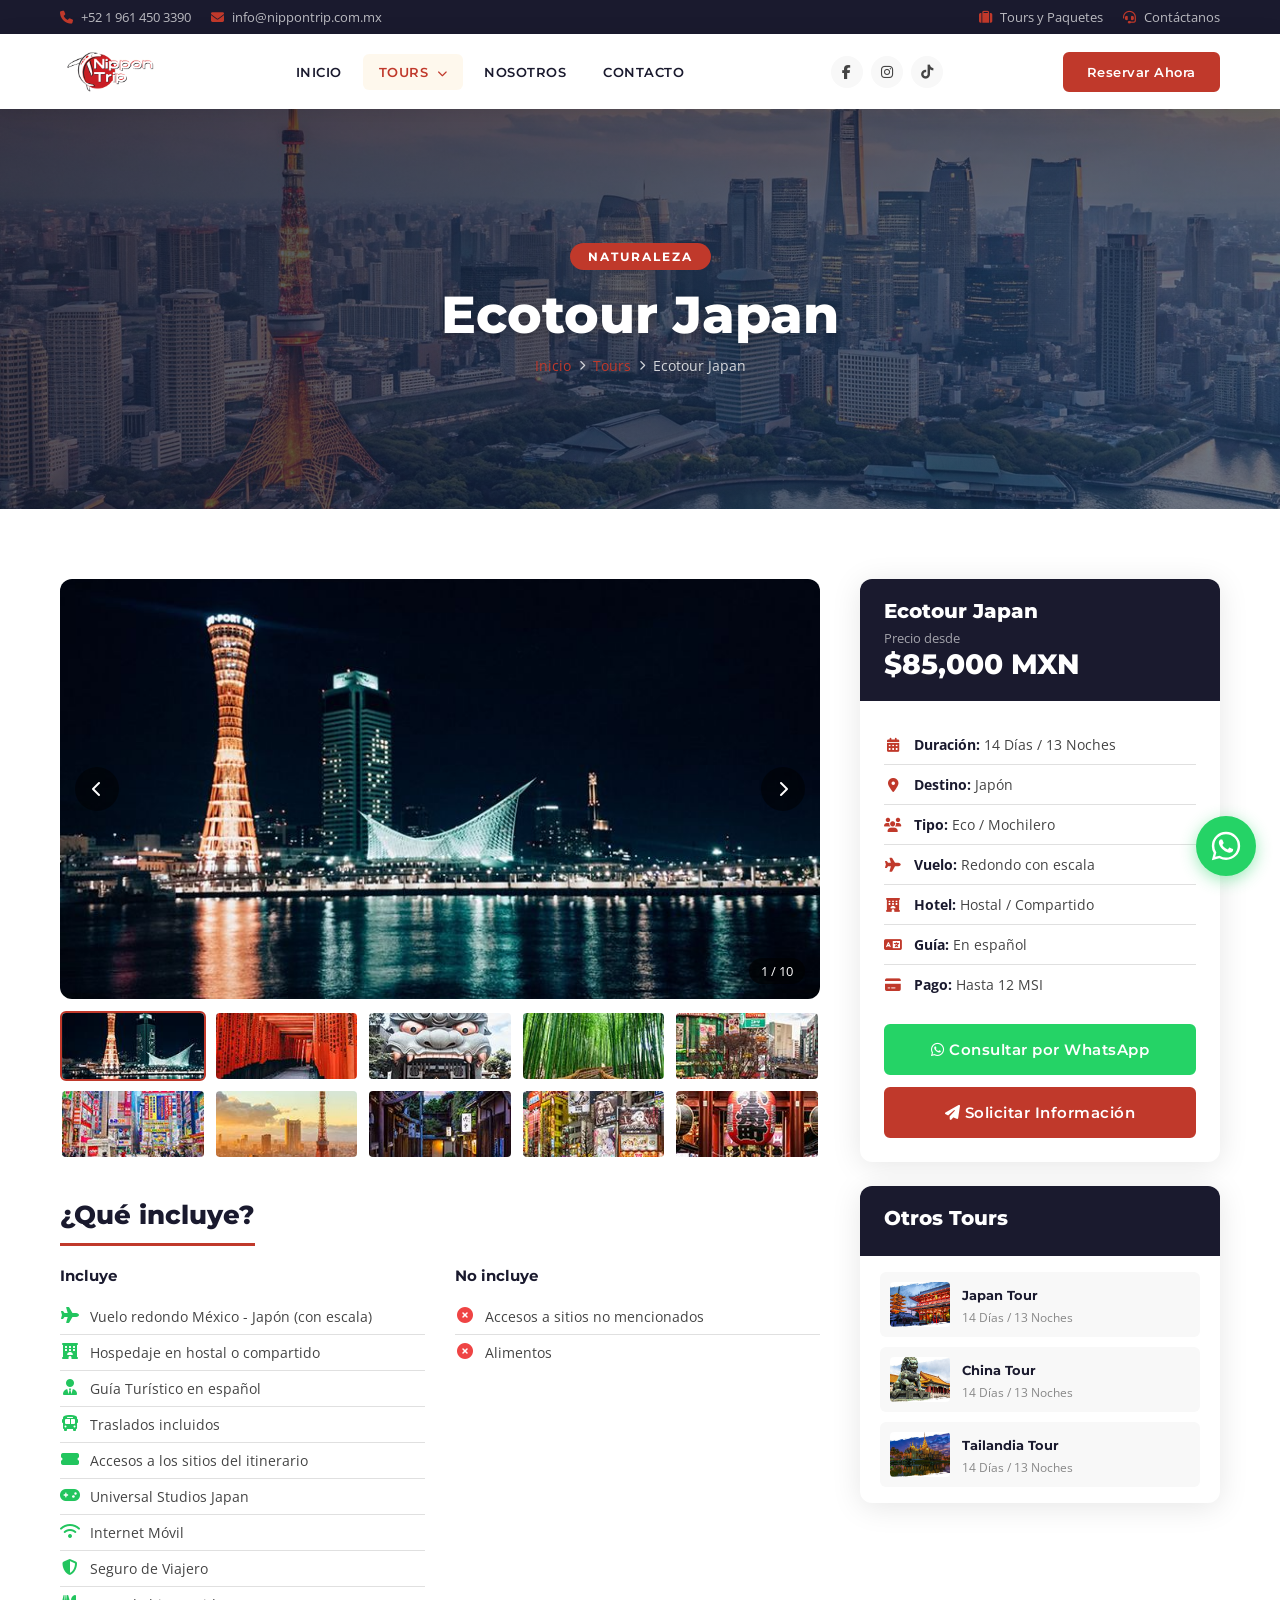
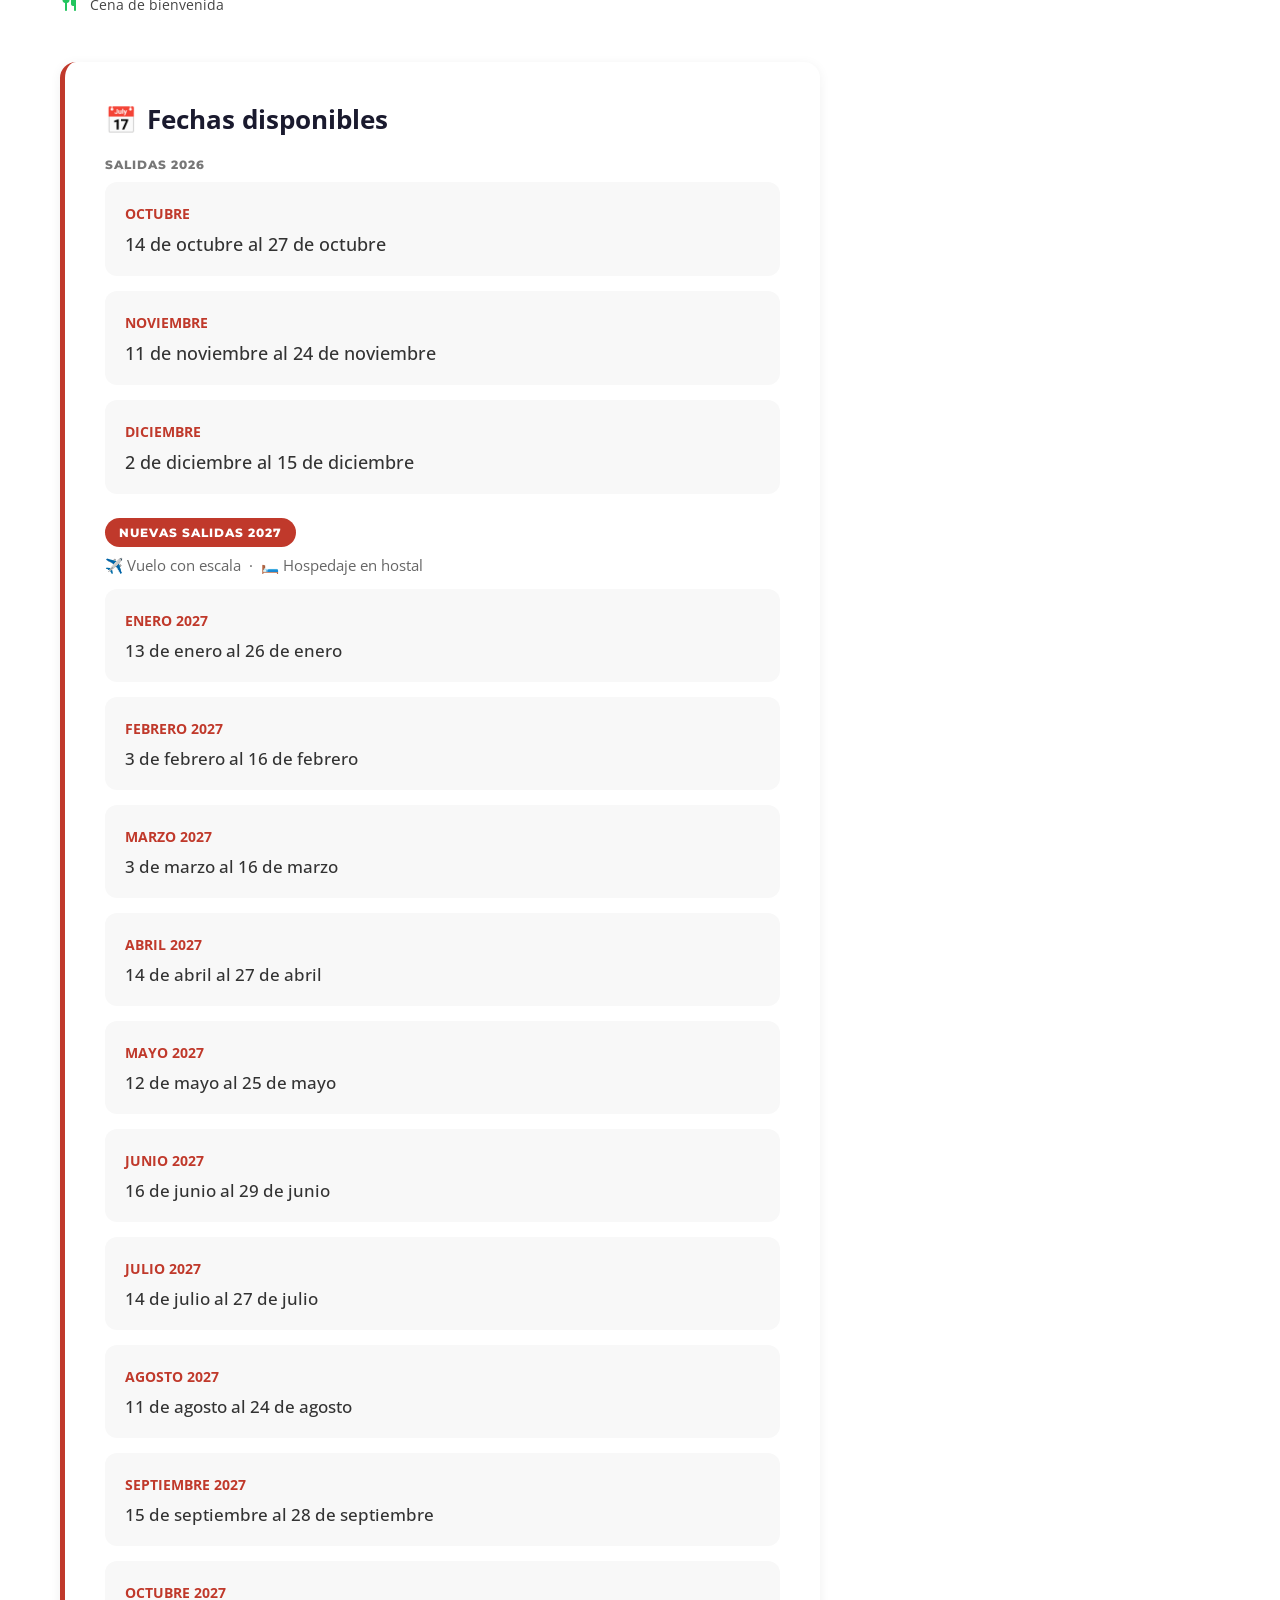
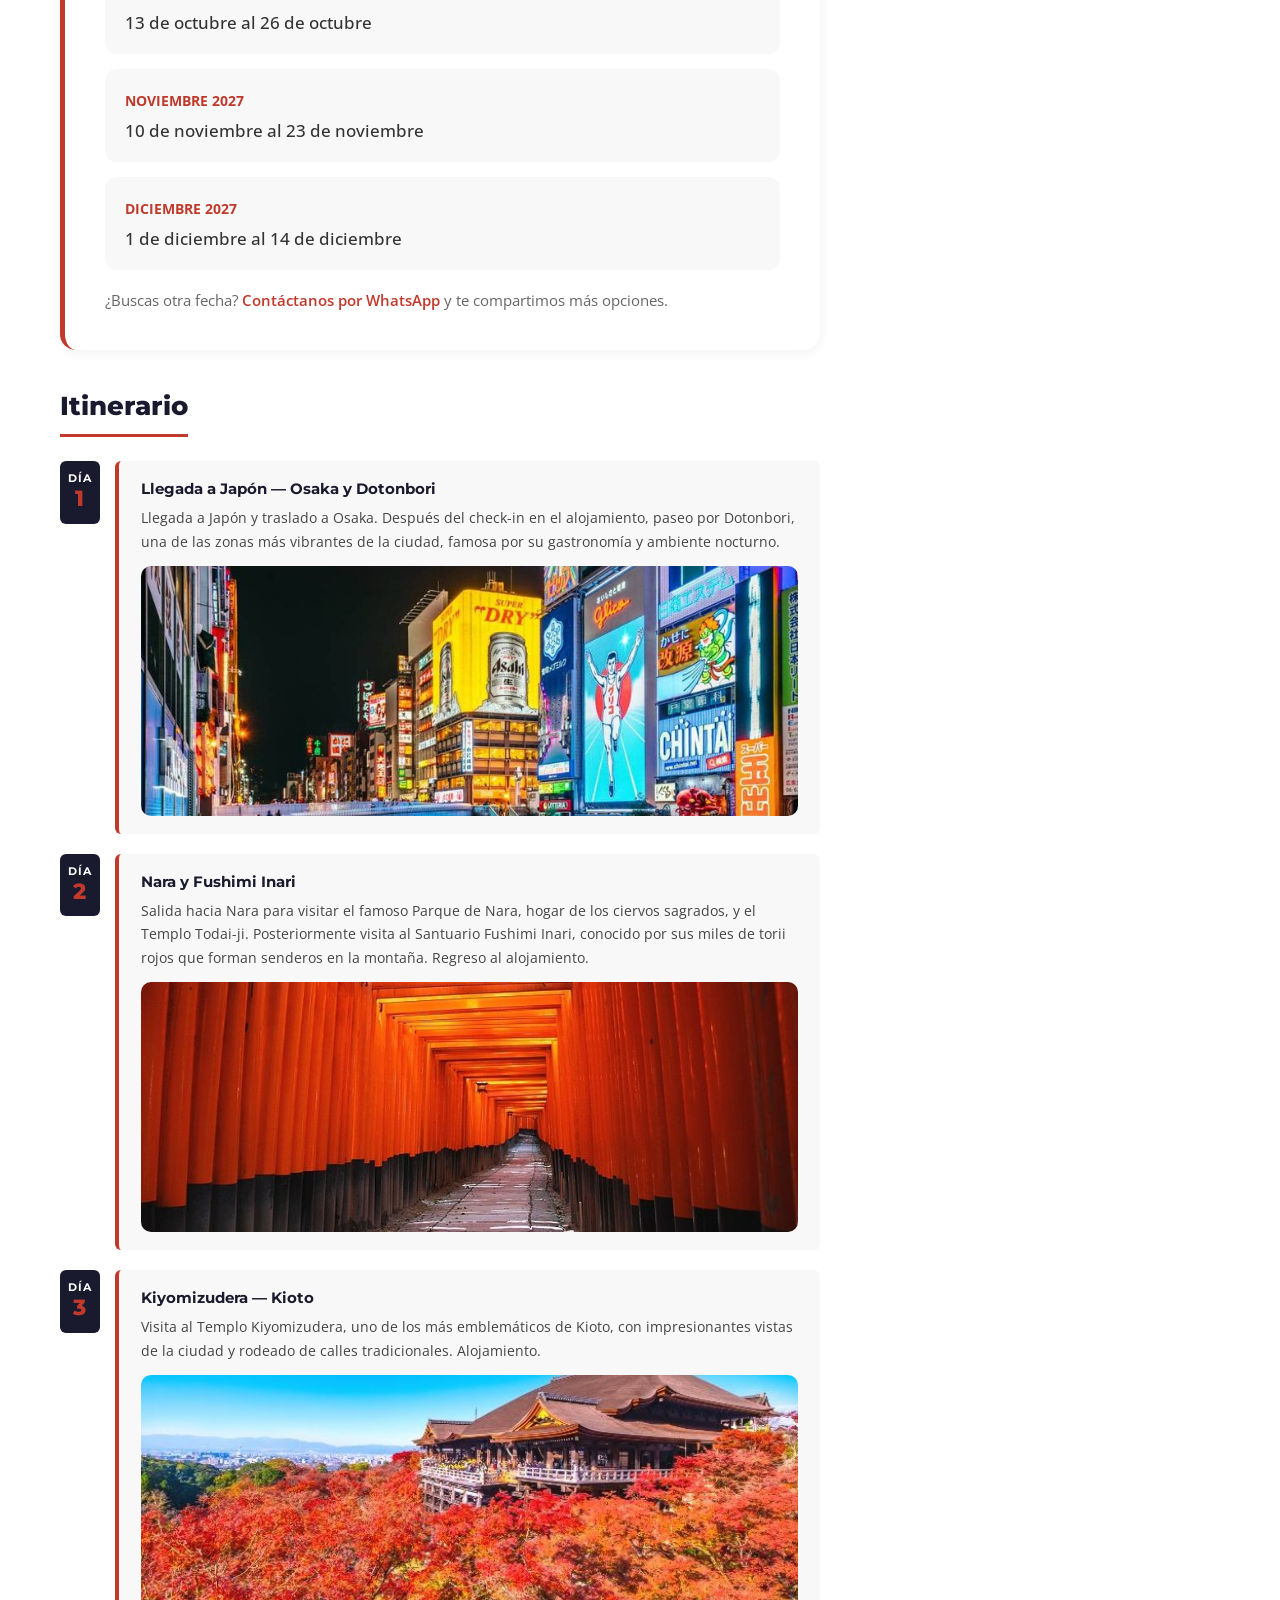
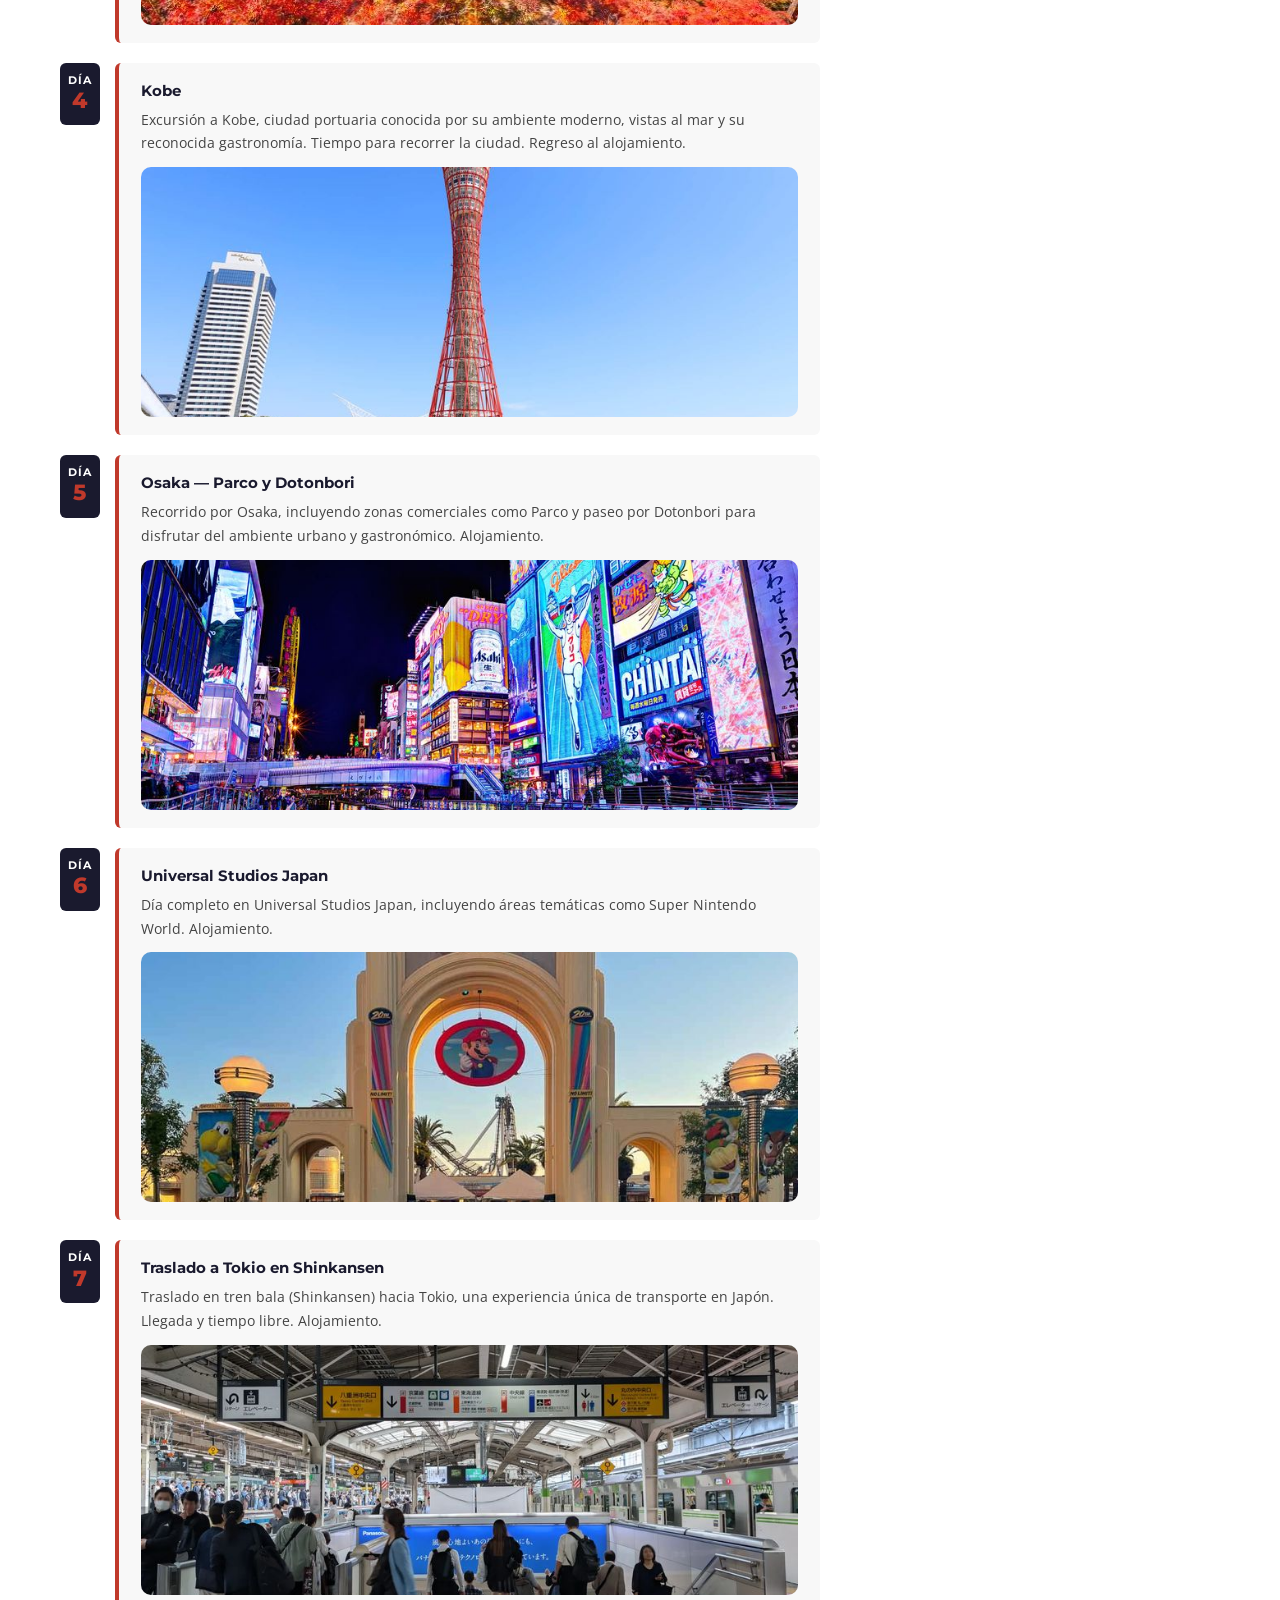
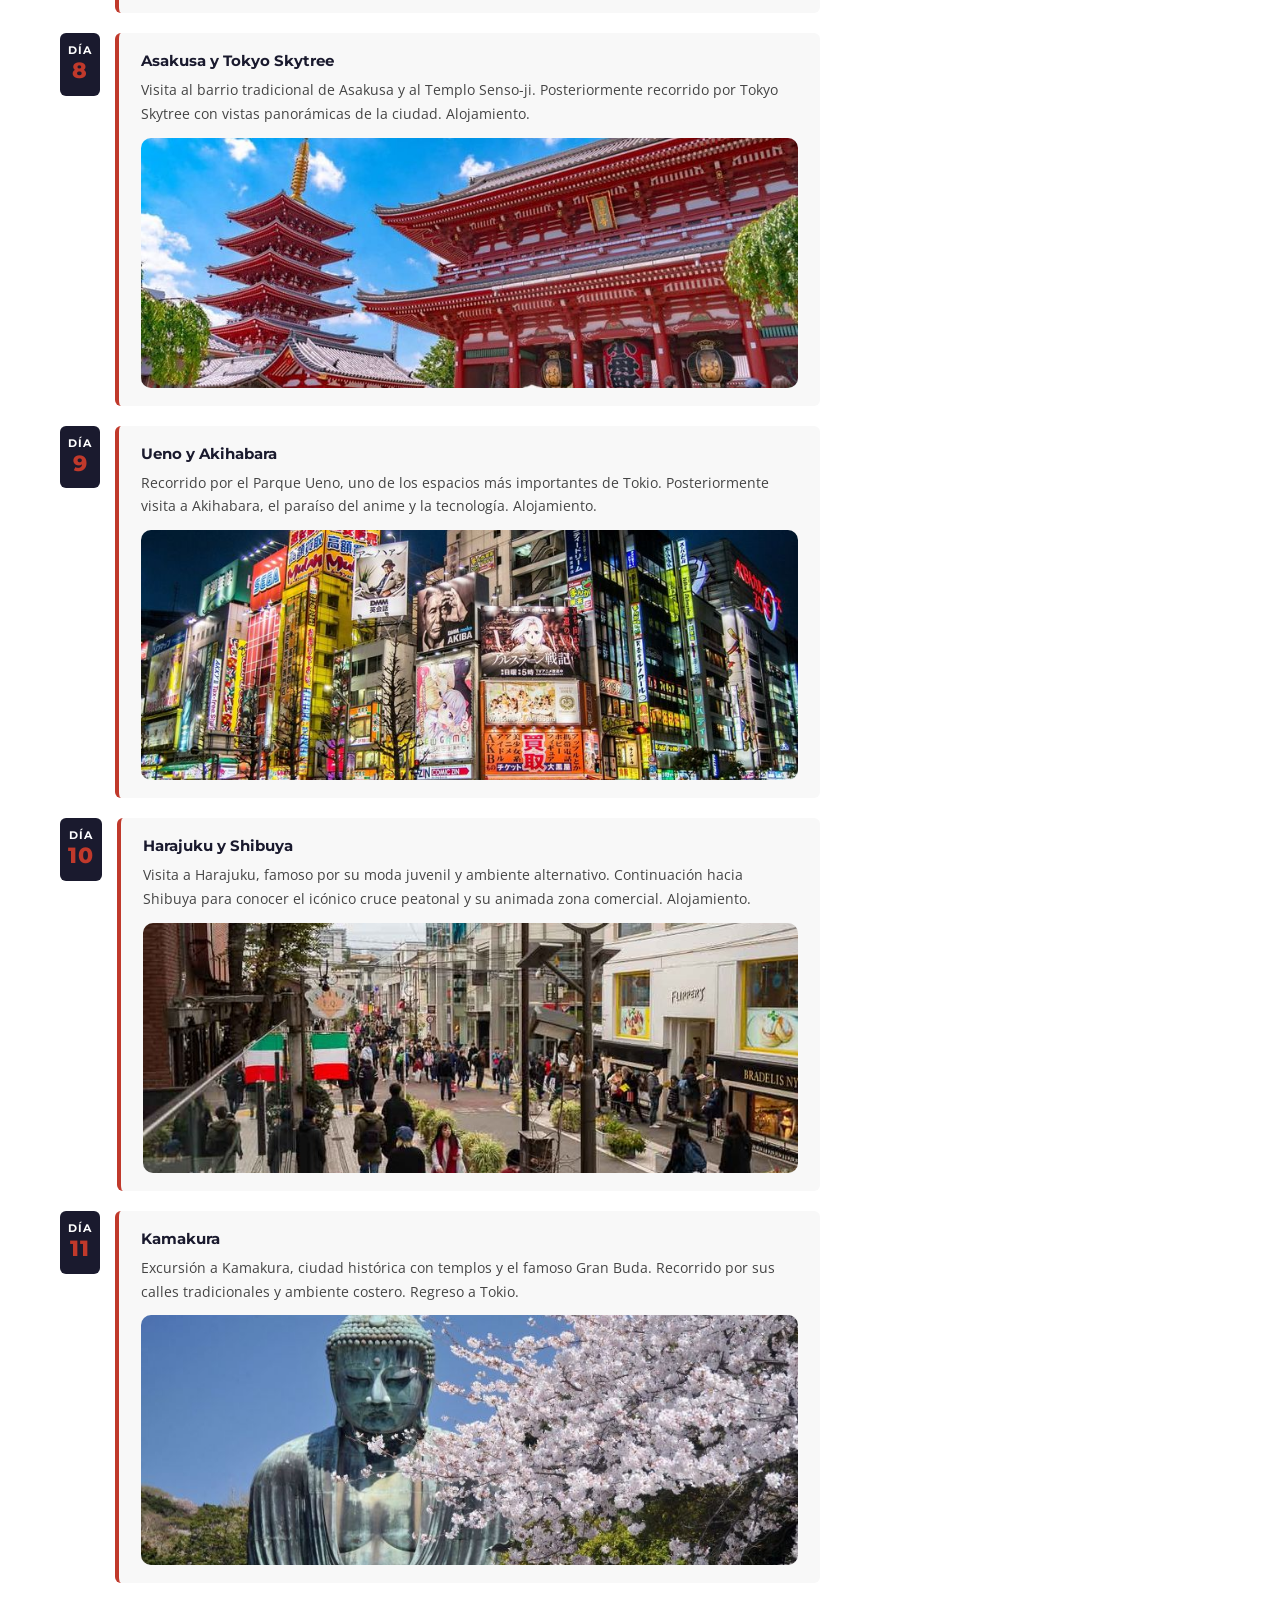
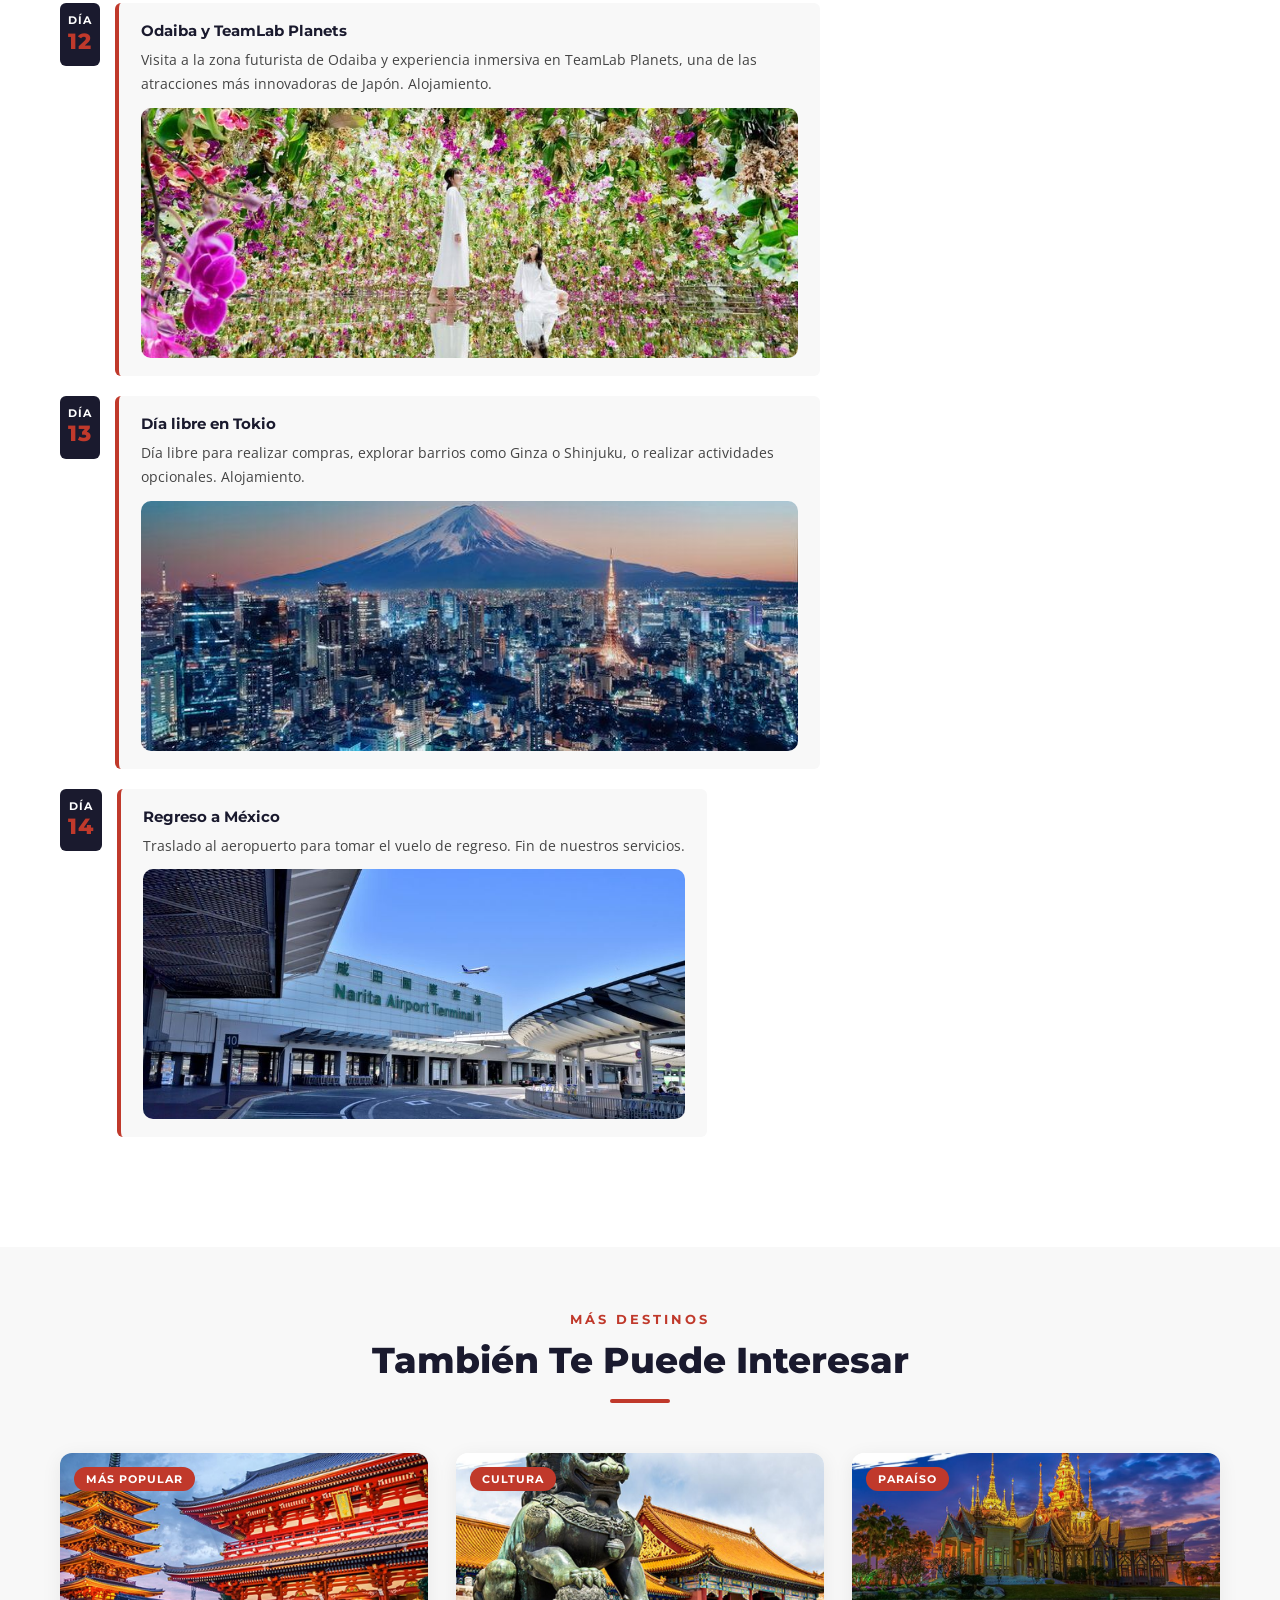
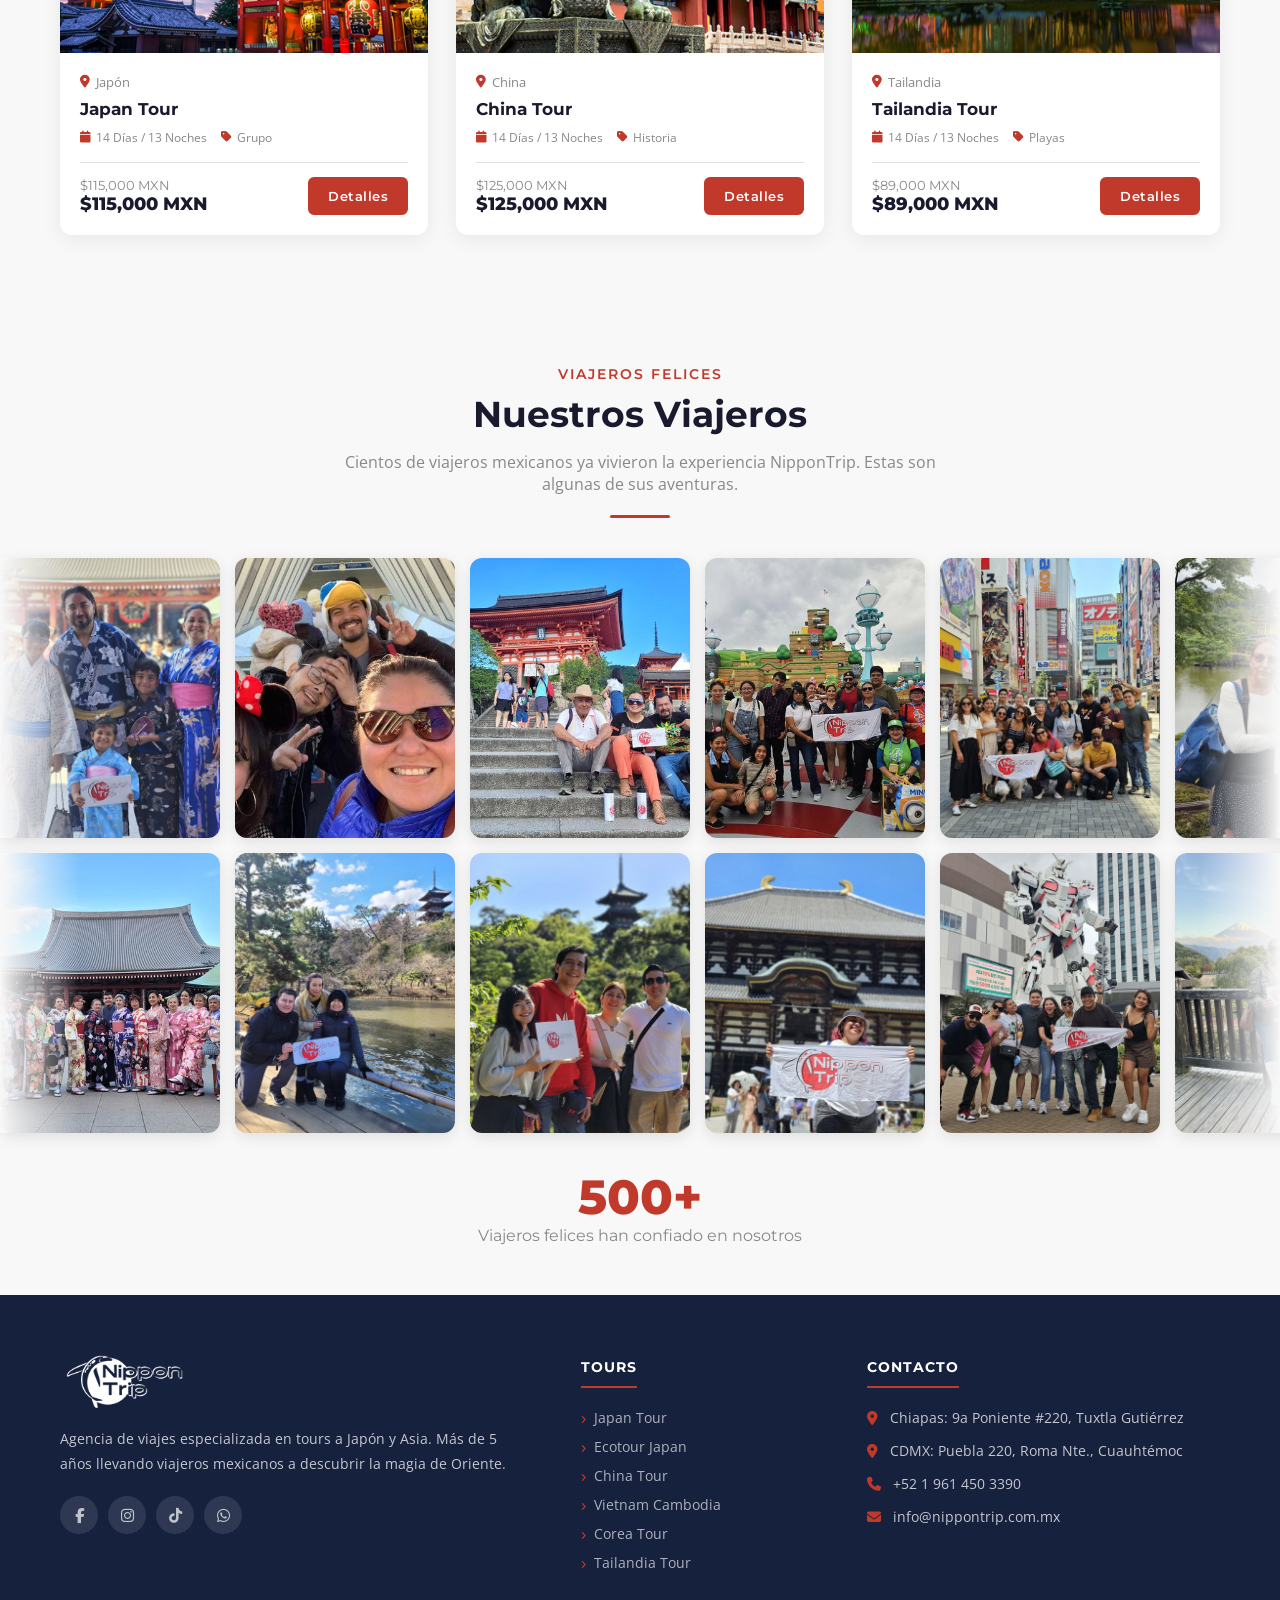
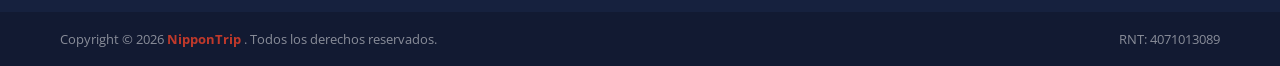
<file: ecotour-japan.html>
<!DOCTYPE html>

<html lang="es">
<head>
<meta charset="utf-8"/>
<meta content="width=device-width, initial-scale=1.0" name="viewport"/>
<meta content="Ecotour a Japón 14 días. Descubre Japón de forma auténtica: templos, naturaleza, onsen y cultura local. Incluye vuelo, hospedaje y guía en español desde México." name="description"/>
<title>
   Ecotour Japón 14 Días | Viaje Alternativo y Cultural | NipponTrip
  </title>
<link href="https://fonts.googleapis.com" rel="preconnect"/>
<link crossorigin="" href="https://fonts.gstatic.com" rel="preconnect"/>
<link href="https://fonts.googleapis.com/css2?family=Montserrat:wght@300;400;500;600;700;800&amp;family=Open+Sans:wght@300;400;600&amp;display=swap" rel="stylesheet"/>
<link href="https://cdnjs.cloudflare.com/ajax/libs/font-awesome/6.4.0/css/all.min.css" rel="stylesheet"/>
<link href="images/favicon.png" rel="icon" type="image/png"/>
<style>
   *, *::before, *::after { box-sizing: border-box; margin: 0; padding: 0; }
    :root {
      --primary: #c0392b; --primary-dk: #a93226; --dark: #1a1a2e; --dark2: #16213e;
      --text: #444; --text-light: #888; --white: #ffffff; --light-bg: #f8f8f8;
      --border: #e0e0e0; --radius: 6px; --transition: all 0.35s ease;
    }
    html { scroll-behavior: smooth; }
    body { font-family: 'Open Sans', sans-serif; color: var(--text); background: var(--white); overflow-x: hidden; }
    a { text-decoration: none; color: inherit; }
    img { max-width: 100%; display: block; }
    ul { list-style: none; }
    .container { max-width: 1200px; margin: 0 auto; padding: 0 20px; }
    .btn { display: inline-block; padding: 12px 30px; border-radius: var(--radius); font-family: 'Montserrat', sans-serif; font-weight: 600; font-size: 14px; letter-spacing: 0.5px; cursor: pointer; transition: var(--transition); border: 2px solid transparent; }
    .btn-primary { background: var(--primary); color: #ffffff; border-color: var(--primary); }
    .btn-primary:hover { background: var(--primary-dk); border-color: var(--primary-dk); transform: translateY(-2px); box-shadow: 0 6px 20px rgba(192,57,43,0.4); }
    .btn-whatsapp { background: #25D366; color: var(--white); border-color: #25D366; }
    .btn-whatsapp:hover { background: #1da851; border-color: #1da851; transform: translateY(-2px); }
    .top-bar { background: var(--dark); padding: 8px 0; font-size: 13px; color: rgba(255,255,255,0.7); }
    .top-bar .container { display: flex; justify-content: space-between; align-items: center; flex-wrap: wrap; gap: 8px; }
    .top-bar a { color: rgba(255,255,255,0.7); transition: var(--transition); }
    .top-bar a:hover { color: var(--primary); }
    .top-bar .top-left, .top-bar .top-right { display: flex; align-items: center; gap: 20px; }
    .top-bar i { margin-right: 5px; color: var(--primary); }
    .navbar { position: sticky; top: 0; z-index: 1000; background: var(--white); box-shadow: 0 2px 20px rgba(0,0,0,0.1); transition: var(--transition); }
    .navbar.scrolled { background: rgba(255,255,255,0.97); backdrop-filter: blur(10px); }
    .navbar .container { display: flex; align-items: center; justify-content: space-between; height: 75px; }
    .navbar-logo img { height: 55px; width: auto; }
    .navbar-menu { display: flex; align-items: center; gap: 5px; }
    .navbar-menu > li { position: relative; }
    .navbar-menu > li > a { display: block; padding: 10px 16px; font-family: 'Montserrat', sans-serif; font-size: 13px; font-weight: 600; letter-spacing: 0.5px; text-transform: uppercase; color: var(--dark); border-radius: var(--radius); transition: var(--transition); }
    .navbar-menu > li > a:hover, .navbar-menu > li > a.active { color: var(--primary); background: rgba(232,160,32,0.08); }
    .navbar-menu > li > a i { font-size: 10px; margin-left: 4px; }
    .dropdown-menu { position: absolute; top: calc(100% + 10px); left: 0; background: var(--white); min-width: 220px; border-radius: var(--radius); box-shadow: 0 10px 40px rgba(0,0,0,0.15); opacity: 0; visibility: hidden; transform: translateY(10px); transition: var(--transition); border-top: 3px solid var(--primary); z-index: 100; }
    .navbar-menu > li:hover .dropdown-menu { opacity: 1; visibility: visible; transform: translateY(0); }
    .dropdown-menu li a { display: block; padding: 11px 20px; font-size: 13px; font-weight: 500; color: var(--text); transition: var(--transition); border-bottom: 1px solid var(--border); }
    .dropdown-menu li:last-child a { border-bottom: none; }
    .dropdown-menu li a:hover { color: var(--primary); background: var(--light-bg); padding-left: 26px; }
    
    /* Nav social icons */
    .nav-social { display: flex; align-items: center; gap: 8px; margin-left: 10px; }
    .nav-social a { width: 32px; height: 32px; border-radius: 50%; background: var(--light-bg); display: flex; align-items: center; justify-content: center; font-size: 14px; color: var(--text); transition: var(--transition); }
    .nav-social a:hover { background: var(--primary); color: #ffffff; }
    .navbar-cta { padding: 10px 22px; font-size: 13px; }
    .navbar-toggle { display: none; flex-direction: column; gap: 5px; background: none; border: none; cursor: pointer; padding: 5px; }
    .navbar-toggle span { display: block; width: 24px; height: 2px; background: var(--dark); border-radius: 2px; transition: var(--transition); }
    .page-hero { position: relative; height: 400px; background-size: cover; background-position: center; display: flex; align-items: center; justify-content: center; text-align: center; }
    .page-hero::before { content: ''; position: absolute; inset: 0; background: linear-gradient(135deg, rgba(26,26,46,0.75) 0%, rgba(15,52,96,0.6) 100%); }
    .page-hero-content { position: relative; z-index: 2; color: var(--white); }
    .page-hero-content .badge { display: inline-block; background: var(--primary); color: #ffffff; font-family: 'Montserrat', sans-serif; font-size: 12px; font-weight: 700; letter-spacing: 2px; text-transform: uppercase; padding: 6px 18px; border-radius: 30px; margin-bottom: 16px; }
    .page-hero-content h1 { font-family: 'Montserrat', sans-serif; font-size: 52px; font-weight: 800; line-height: 1.1; margin-bottom: 12px; text-shadow: 0 2px 10px rgba(0,0,0,0.3); }
    .breadcrumb { display: flex; align-items: center; justify-content: center; gap: 8px; font-size: 14px; color: rgba(255,255,255,0.8); }
    .breadcrumb a { color: var(--primary); }
    .breadcrumb i { font-size: 10px; }
    .tour-section { padding: 70px 0; }
    .tour-layout { display: grid; grid-template-columns: 1fr 360px; gap: 40px; align-items: start; }
    .tour-gallery { margin-bottom: 40px; }
    .gallery-main { position: relative; border-radius: 12px; overflow: hidden; height: 420px; margin-bottom: 12px; }
    .gallery-main img { width: 100%; height: 100%; object-fit: cover; }
    .gallery-nav { position: absolute; top: 50%; transform: translateY(-50%); background: rgba(0,0,0,0.5); color: var(--white); border: none; width: 44px; height: 44px; border-radius: 50%; cursor: pointer; font-size: 16px; display: flex; align-items: center; justify-content: center; transition: var(--transition); z-index: 5; }
    .gallery-nav:hover { background: var(--primary); color: #ffffff; }
    .gallery-nav.prev { left: 15px; }
    .gallery-nav.next { right: 15px; }
    .gallery-counter { position: absolute; bottom: 15px; right: 15px; background: rgba(0,0,0,0.6); color: var(--white); font-size: 13px; padding: 4px 12px; border-radius: 20px; }
    .gallery-thumbs { display: grid; grid-template-columns: repeat(5, 1fr); gap: 8px; }
    .gallery-thumb { border-radius: 6px; overflow: hidden; cursor: pointer; height: 70px; border: 2px solid transparent; transition: var(--transition); }
    .gallery-thumb img { width: 100%; height: 100%; object-fit: cover; }
    .gallery-thumb.active, .gallery-thumb:hover { border-color: var(--primary); }
    .includes-section { margin-bottom: 40px; }
    .includes-section h2 { font-family: 'Montserrat', sans-serif; font-size: 26px; font-weight: 800; color: var(--dark); margin-bottom: 20px; padding-bottom: 12px; border-bottom: 3px solid var(--primary); display: inline-block; }
    .includes-grid { display: grid; grid-template-columns: 1fr 1fr; gap: 30px; }
    .includes-list h4 { font-family: 'Montserrat', sans-serif; font-size: 15px; font-weight: 700; color: var(--dark); margin-bottom: 14px; }
    .includes-list ul li { display: flex; align-items: flex-start; gap: 10px; padding: 8px 0; border-bottom: 1px solid var(--border); font-size: 14px; color: var(--text); }
    .includes-list ul li:last-child { border-bottom: none; }
    .includes-list.included ul li i { color: #22c55e; font-size: 16px; flex-shrink: 0; width: 20px; text-align: center; }
    .includes-list.excluded ul li i { color: #ef4444; font-size: 16px; flex-shrink: 0; width: 20px; text-align: center; }
    .itinerary-section { margin-bottom: 40px; }
    .itinerary-section h2 { font-family: 'Montserrat', sans-serif; font-size: 26px; font-weight: 800; color: var(--dark); margin-bottom: 24px; padding-bottom: 12px; border-bottom: 3px solid var(--primary); display: inline-block; }
    .itinerary-item { display: grid; grid-template-columns: 80px 1fr; gap: 20px; margin-bottom: 24px; }
    .day-badge { background: var(--dark); color: var(--white); font-family: 'Montserrat', sans-serif; font-size: 11px; font-weight: 700; letter-spacing: 1px; text-transform: uppercase; padding: 10px 8px; border-radius: var(--radius); text-align: center; line-height: 1.3; height: fit-content; }
    .day-badge span { display: block; font-size: 22px; font-weight: 800; color: var(--primary); }
    .day-content { background: var(--light-bg); border-radius: var(--radius); padding: 18px 22px; border-left: 4px solid var(--primary); }
    .day-content h4 { font-family: 'Montserrat', sans-serif; font-size: 15px; font-weight: 700; color: var(--dark); margin-bottom: 8px; }
    .day-content p { font-size: 14px; color: var(--text); line-height: 1.7; }
    .tour-sidebar { position: sticky; top: 90px; }
    .sidebar-card { background: var(--white); border-radius: 12px; box-shadow: 0 4px 30px rgba(0,0,0,0.1); overflow: hidden; margin-bottom: 24px; }
    .sidebar-card-header { background: var(--dark); padding: 20px 24px; }
    .sidebar-card-header h3 { font-family: 'Montserrat', sans-serif; font-size: 20px; font-weight: 800; color: var(--white); margin-bottom: 6px; }
    .sidebar-card-header .price-label { font-size: 13px; color: rgba(255,255,255,0.6); }
    .sidebar-card-header .price { font-family: 'Montserrat', sans-serif; font-size: 28px; font-weight: 800; color: #ffffff; }
    .sidebar-card-body { padding: 24px; }
    .tour-meta-list { margin-bottom: 20px; }
    .tour-meta-list li { display: flex; align-items: center; gap: 12px; padding: 10px 0; border-bottom: 1px solid var(--border); font-size: 14px; }
    .tour-meta-list li:last-child { border-bottom: none; }
    .tour-meta-list li i { color: var(--primary); width: 18px; text-align: center; }
    .tour-meta-list li strong { color: var(--dark); }
    .sidebar-actions { display: flex; flex-direction: column; gap: 12px; }
    .sidebar-actions .btn { width: 100%; text-align: center; padding: 14px; font-size: 15px; }
    .related-section { padding: 60px 0; background: var(--light-bg); }
    .section-header { text-align: center; margin-bottom: 50px; }
    .section-header .label { display: inline-block; font-family: 'Montserrat', sans-serif; font-size: 13px; font-weight: 700; letter-spacing: 3px; text-transform: uppercase; color: var(--primary); margin-bottom: 12px; }
    .section-header h2 { font-family: 'Montserrat', sans-serif; font-size: 36px; font-weight: 800; color: var(--dark); line-height: 1.2; margin-bottom: 16px; }
    .section-header .divider { width: 60px; height: 4px; background: var(--primary); margin: 16px auto 0; border-radius: 2px; }
    .tours-grid { display: grid; grid-template-columns: repeat(3, 1fr); gap: 28px; }
    .tour-card { background: var(--white); border-radius: 12px; overflow: hidden; box-shadow: 0 4px 20px rgba(0,0,0,0.07); transition: var(--transition); }
    .tour-card:hover { transform: translateY(-8px); box-shadow: 0 16px 40px rgba(0,0,0,0.14); }
    .tour-card-img { position: relative; height: 200px; overflow: hidden; }
    .tour-card-img img { width: 100%; height: 100%; object-fit: cover; transition: transform 0.5s ease; }
    .tour-card:hover .tour-card-img img { transform: scale(1.08); }
    .tour-card-tag { position: absolute; top: 14px; left: 14px; background: var(--primary); color: #ffffff; font-family: 'Montserrat', sans-serif; font-size: 11px; font-weight: 700; letter-spacing: 1px; text-transform: uppercase; padding: 5px 12px; border-radius: 20px; }
    .tour-card-body { padding: 20px; }
    .tour-card-location { display: flex; align-items: center; gap: 6px; font-size: 13px; color: var(--text-light); margin-bottom: 8px; }
    .tour-card-location i { color: var(--primary); }
    .tour-card-body h3 { font-family: 'Montserrat', sans-serif; font-size: 17px; font-weight: 700; color: var(--dark); margin-bottom: 10px; }
    .tour-card-meta { display: flex; gap: 14px; font-size: 12px; color: var(--text-light); margin-bottom: 16px; flex-wrap: wrap; }
    .tour-card-meta span { display: flex; align-items: center; gap: 5px; }
    .tour-card-meta i { color: var(--primary); }
    .tour-card-footer { display: flex; align-items: center; justify-content: space-between; padding-top: 14px; border-top: 1px solid var(--border); }
    .tour-card-price { font-family: 'Montserrat', sans-serif; font-size: 13px; color: var(--text-light); }
    .tour-card-price strong { display: block; font-size: 18px; color: #1a1a2e; font-weight: 800; }
    .tour-card-footer .btn { padding: 9px 18px; font-size: 13px; }
    footer { background: var(--dark2); color: rgba(255,255,255,0.75); }
    .footer-top { padding: 60px 0 40px; }
    .footer-grid { display: grid; grid-template-columns: 2fr 1fr 1.5fr; gap: 50px; }
    .footer-brand img { height: 55px; margin-bottom: 16px; filter: brightness(0) invert(1); }
    .footer-brand p { font-size: 14px; line-height: 1.8; margin-bottom: 20px; }
    .social-links { display: flex; gap: 10px; }
    .social-links a { width: 38px; height: 38px; border-radius: 50%; background: rgba(255,255,255,0.1); display: flex; align-items: center; justify-content: center; font-size: 15px; color: rgba(255,255,255,0.7); transition: var(--transition); }
    .social-links a:hover { background: var(--primary); color: #ffffff; }
    .footer-col h4 { font-family: 'Montserrat', sans-serif; font-size: 14px; font-weight: 700; text-transform: uppercase; letter-spacing: 1px; color: var(--white); margin-bottom: 20px; padding-bottom: 10px; border-bottom: 2px solid var(--primary); display: inline-block; }
    .footer-links { display: flex; flex-direction: column; gap: 10px; }
    .footer-links a { font-size: 14px; color: rgba(255,255,255,0.65); transition: var(--transition); display: flex; align-items: center; gap: 8px; }
    .footer-links a::before { content: '›'; color: var(--primary); font-size: 18px; line-height: 1; }
    .footer-links a:hover { color: var(--primary); padding-left: 5px; }
    .footer-contact-list { display: flex; flex-direction: column; gap: 14px; }
    .footer-contact-list li { display: flex; align-items: flex-start; gap: 12px; font-size: 14px; }
    .footer-contact-list li i { color: var(--primary); margin-top: 3px; flex-shrink: 0; }
    .footer-bottom { background: rgba(0,0,0,0.2); padding: 18px 0; }
    .footer-bottom .container { display: flex; justify-content: space-between; align-items: center; flex-wrap: wrap; gap: 10px; font-size: 13px; color: rgba(255,255,255,0.5); }
    .scroll-top { position: fixed; bottom: 30px; right: 30px; width: 46px; height: 46px; background: var(--primary); color: #ffffff; border: none; border-radius: 50%; cursor: pointer; font-size: 16px; display: flex; align-items: center; justify-content: center; box-shadow: 0 4px 15px rgba(192,57,43,0.4); transition: var(--transition); opacity: 0; visibility: hidden; z-index: 999; }
    .scroll-top.visible { opacity: 1; visibility: visible; }
    .scroll-top:hover { background: var(--primary-dk); transform: translateY(-3px); }
    @media (max-width: 992px) {
      .tour-layout { grid-template-columns: 1fr; }
      .tour-sidebar { position: static; }
      .tours-grid { grid-template-columns: repeat(2, 1fr); }
      .footer-grid { grid-template-columns: 1fr 1fr; }
    }
    @media (max-width: 768px) {
      .navbar-menu { display: none; position: fixed; top: 0; left: 0; right: 0; bottom: 0; background: var(--white); flex-direction: column; align-items: center; justify-content: center; gap: 8px; z-index: 999; }
      .navbar-menu.open { display: flex; }
      .navbar-menu > li > a { font-size: 16px; padding: 14px 30px; }
      .dropdown-menu { position: static; opacity: 1; visibility: visible; transform: none; box-shadow: none; border-top: none; background: var(--light-bg); min-width: auto; width: 100%; }
      .navbar-toggle { display: flex; z-index: 1000; }
      
    /* Nav social icons */
    .nav-social { display: flex; align-items: center; gap: 8px; margin-left: 10px; }
    .nav-social a { width: 32px; height: 32px; border-radius: 50%; background: var(--light-bg); display: flex; align-items: center; justify-content: center; font-size: 14px; color: var(--text); transition: var(--transition); }
    .nav-social a:hover { background: var(--primary); color: #ffffff; }
    .navbar-cta { display: none; }
      .nav-social { display: none; }
      .page-hero-content h1 { font-size: 32px; }
      .gallery-main { height: 260px; }
      .includes-grid { grid-template-columns: 1fr; }
      .itinerary-item { grid-template-columns: 60px 1fr; gap: 12px; }
      .tours-grid { grid-template-columns: 1fr; }
      .footer-grid { grid-template-columns: 1fr; gap: 30px; }
      .top-bar .top-left { display: none; }
    }
  
    /* ===== TRAVELERS GALLERY ===== */
    .travelers-section {
      padding: 70px 0 50px;
      background: var(--light-bg);
      overflow: hidden;
    }
    .travelers-section .section-header {
      text-align: center;
      margin-bottom: 40px;
    }
    .travelers-section .section-header .label {
      color: var(--primary);
      font-weight: 600;
      text-transform: uppercase;
      letter-spacing: 2px;
      font-size: 14px;
      display: block;
      margin-bottom: 10px;
    }
    .travelers-section .section-header h2 {
      font-size: 36px;
      font-weight: 700;
      color: var(--dark);
      margin: 0 0 15px;
    }
    .travelers-section .section-header p {
      color: var(--text-light);
      max-width: 600px;
      margin: 0 auto;
    }
    .travelers-section .section-header .divider {
      width: 60px;
      height: 3px;
      background: var(--primary);
      margin: 20px auto 0;
      border-radius: 2px;
    }
    .marquee-wrapper {
      position: relative;
      width: 100%;
    }
    .marquee-wrapper::before,
    .marquee-wrapper::after {
      content: '';
      position: absolute;
      top: 0;
      bottom: 0;
      width: 80px;
      z-index: 2;
      pointer-events: none;
    }
    .marquee-wrapper::before {
      left: 0;
      background: linear-gradient(to right, var(--light-bg), transparent);
    }
    .marquee-wrapper::after {
      right: 0;
      background: linear-gradient(to left, var(--light-bg), transparent);
    }
    .marquee-track {
      display: flex;
      gap: 15px;
      animation: marqueeScroll 60s linear infinite;
      width: max-content;
    }
    .marquee-track:hover {
      animation-play-state: paused;
    }
    .marquee-row-reverse .marquee-track {
      animation: marqueeScrollReverse 55s linear infinite;
    }
    .marquee-row-reverse .marquee-track:hover {
      animation-play-state: paused;
    }
    .marquee-item {
      flex-shrink: 0;
      width: 220px;
      height: 280px;
      border-radius: 12px;
      overflow: hidden;
      box-shadow: 0 4px 15px rgba(0,0,0,0.1);
      transition: transform 0.3s ease, box-shadow 0.3s ease;
    }
    .marquee-item:hover {
      transform: scale(1.05);
      box-shadow: 0 8px 25px rgba(0,0,0,0.2);
    }
    .marquee-item img {
      width: 100%;
      height: 100%;
      object-fit: cover;
    }
    .marquee-rows {
      display: flex;
      flex-direction: column;
      gap: 15px;
    }
    @keyframes marqueeScroll {
      0% { transform: translateX(0); }
      100% { transform: translateX(-50%); }
    }
    @keyframes marqueeScrollReverse {
      0% { transform: translateX(-50%); }
      100% { transform: translateX(0); }
    }
    .travelers-counter {
      text-align: center;
      margin-top: 40px;
      font-family: 'Montserrat', sans-serif;
    }
    .travelers-counter .big-num {
      font-size: 48px;
      font-weight: 800;
      color: var(--primary);
      line-height: 1;
    }
    .travelers-counter .counter-label {
      font-size: 16px;
      color: var(--text-light);
      margin-top: 5px;
    }
    @media (max-width: 768px) {
      .marquee-item { width: 160px; height: 200px; }
      .travelers-section { padding: 50px 0 40px; }
      .travelers-section .section-header h2 { font-size: 28px; }
      .travelers-counter .big-num { font-size: 36px; }
    }
    @media (max-width: 480px) {
      .marquee-item { width: 130px; height: 170px; }
    }

  
    .day-image { width: 100%; border-radius: 10px; margin-top: 12px; object-fit: cover; max-height: 250px; }
    .itinerary-item { display: flex; gap: 15px; margin-bottom: 20px; align-items: flex-start; }
</style>
<link href="https://nippontrip.com.mx/ecotour-japan.html" rel="canonical"/>
<meta content="es_MX" property="og:locale"/>
<meta content="article" property="og:type"/>
<meta content="Ecotour Japón 14 Días | Viaje Alternativo y Cultural | NipponTrip" property="og:title"/>
<meta content="Ecotour a Japón 14 días. Descubre Japón de forma auténtica: templos, naturaleza, onsen y cultura local. Incluye vuelo, hospedaje y guía en español desde México." property="og:description"/>
<meta content="https://nippontrip.com.mx/ecotour-japan.html" property="og:url"/>
<meta content="NipponTrip" property="og:site_name"/>
<meta content="https://nippontrip.com.mx/images/banner/banner-principal.jpg" property="og:image"/>
<meta content="1200" property="og:image:width"/>
<meta content="630" property="og:image:height"/>
<meta content="summary_large_image" name="twitter:card"/>
<meta content="Ecotour Japón 14 Días | Viaje Alternativo y Cultural | NipponTrip" name="twitter:title"/>
<meta content="Ecotour a Japón 14 días. Descubre Japón de forma auténtica: templos, naturaleza, onsen y cultura local. Incluye vuelo, hospedaje y guía en español desde México." name="twitter:description"/>
<meta content="https://nippontrip.com.mx/images/banner/banner-principal.jpg" name="twitter:image"/>
<script type="application/ld+json">
   {
    "@context": "https://schema.org",
    "@type": "TouristTrip",
    "name": "Ecotour Japan - NipponTrip",
    "description": "Ecotour Japan - NipponTrip. 14 Días / 13 Noches descubriendo Japón.",
    "url": "https://nippontrip.com.mx/ecotour-japan.html",
    "image": "https://nippontrip.com.mx/images/banner/banner-principal.jpg"
  }
  </script>
</head>
<body>
<div class="top-bar">
<div class="container">
<div class="top-left">
<span>
<i class="fas fa-phone">
</i>
      +52 1 961 450 3390
     </span>
<span>
<i class="fas fa-envelope">
</i>
      info@nippontrip.com.mx
     </span>
</div>
<div class="top-right">
<a href="packages.html">
<i class="fas fa-suitcase">
</i>
      Tours y Paquetes
     </a>
<a href="contact.html">
<i class="fas fa-headset">
</i>
      Contáctanos
     </a>
</div>
</div>
</div>
<nav class="navbar" id="navbar">
<div class="container">
<a class="navbar-logo" href="index.html">
<img alt="NipponTrip" src="images/logo.png"/>
</a>
<ul class="navbar-menu" id="navMenu">
<li>
<a href="index.html">
       Inicio
      </a>
</li>
<li>
<a class="active" href="#">
       Tours
       <i class="fas fa-chevron-down">
</i>
</a>
<ul class="dropdown-menu">
<li>
<a href="japan-tour.html">
         Japan Tour
        </a>
</li>
<li>
<a href="ecotour-japan.html">
         Ecotour Japan
        </a>
</li>
<li>
<a href="china-tour.html">
         China Tour
        </a>
</li>
<li>
<a href="vietnam-cambodia-tour.html">
         Vietnam Cambodia Tour
        </a>
</li>
<li>
<a href="corea-tour.html">
         Corea Tour
        </a>
</li>
<li>
<a href="tailandia-tour.html">
         Tailandia Tour
        </a>
</li>
</ul>
</li>
<li>
<a href="about-us.html">
       Nosotros
      </a>
</li>
<li>
<a href="contact.html">
       Contacto
      </a>
</li>
</ul>
<div class="nav-social">
<a aria-label="Facebook" href="https://www.facebook.com/tripnippon" rel="noopener" target="_blank"><i class="fab fa-facebook-f"></i></a>
<a aria-label="Instagram" href="https://www.instagram.com/tripnippon/" rel="noopener" target="_blank"><i class="fab fa-instagram"></i></a>
<a aria-label="TikTok" href="https://www.tiktok.com/@nippontrip" rel="noopener" target="_blank"><i class="fab fa-tiktok"></i></a>
</div>
<a class="btn btn-primary navbar-cta" href="contact.html">
     Reservar Ahora
    </a>
<button aria-label="Menú" class="navbar-toggle" id="navToggle">
<span>
</span>
<span>
</span>
<span>
</span>
</button>
</div>
</nav>
<div class="page-hero" style="background-image: url('images/banner/ecotour-japan-banner.jpg');">
<div class="page-hero-content">
<span class="badge">
     Naturaleza
    </span>
<h1>
     Ecotour Japan
    </h1>
<div class="breadcrumb">
<a href="index.html">
      Inicio
     </a>
<i class="fas fa-chevron-right">
</i>
<a href="packages.html">
      Tours
     </a>
<i class="fas fa-chevron-right">
</i>
<span>
      Ecotour Japan
     </span>
</div>
</div>
</div>
<section class="tour-section">
<div class="container">
<div class="tour-layout">
<div class="tour-main">
<div class="tour-gallery">
<div class="gallery-main">
<img alt="Ecotour Japan" id="mainImg" src="images/tour/ecotour-japan/tour-slide-1.jpg"/>
<button class="gallery-nav prev" id="prevBtn">
<i class="fas fa-chevron-left">
</i>
</button>
<button class="gallery-nav next" id="nextBtn">
<i class="fas fa-chevron-right">
</i>
</button>
<div class="gallery-counter">
<span id="currentImg">
          1
         </span>
         / 10
        </div>
</div>
<div class="gallery-thumbs">
<div class="gallery-thumb active" data-index="0">
<img alt="" src="images/tour/ecotour-japan/tour-thumb-1.jpg"/>
</div>
<div class="gallery-thumb" data-index="1">
<img alt="" src="images/tour/ecotour-japan/tour-thumb-2.jpg"/>
</div>
<div class="gallery-thumb" data-index="2">
<img alt="" src="images/tour/ecotour-japan/tour-thumb-3.jpg"/>
</div>
<div class="gallery-thumb" data-index="3">
<img alt="" src="images/tour/ecotour-japan/tour-thumb-4.jpg"/>
</div>
<div class="gallery-thumb" data-index="4">
<img alt="" src="images/tour/ecotour-japan/tour-thumb-5.jpg"/>
</div>
<div class="gallery-thumb" data-index="5">
<img alt="" src="images/tour/ecotour-japan/tour-thumb-6.jpg"/>
</div>
<div class="gallery-thumb" data-index="6">
<img alt="" src="images/tour/ecotour-japan/tour-thumb-7.jpg"/>
</div>
<div class="gallery-thumb" data-index="7">
<img alt="" src="images/tour/ecotour-japan/tour-thumb-8.jpg"/>
</div>
<div class="gallery-thumb" data-index="8">
<img alt="" src="images/tour/ecotour-japan/tour-thumb-9.jpg"/>
</div>
<div class="gallery-thumb" data-index="9">
<img alt="" src="images/tour/ecotour-japan/tour-thumb-10.jpg"/>
</div>
</div>
</div>
<div class="includes-section">
<h2>
        ¿Qué incluye?
       </h2>
<div class="includes-grid">
<div class="includes-list included">
<h4>
          Incluye
         </h4>
<ul>
<li><i class="fas fa-plane"></i><span>Vuelo redondo México - Japón (con escala)</span></li>
<li><i class="fas fa-hotel"></i><span>Hospedaje en hostal o compartido</span></li>
<li><i class="fas fa-user-tie"></i><span>Guía Turístico en español</span></li>
<li><i class="fas fa-bus"></i><span>Traslados incluidos</span></li>
<li><i class="fas fa-ticket-alt"></i><span>Accesos a los sitios del itinerario</span></li>
<li><i class="fas fa-gamepad"></i><span>Universal Studios Japan</span></li>
<li><i class="fas fa-wifi"></i><span>Internet Móvil</span></li>
<li><i class="fas fa-shield-alt"></i><span>Seguro de Viajero</span></li>
<li><i class="fas fa-utensils"></i><span>Cena de bienvenida</span></li>
</ul>
</div>
<div class="includes-list excluded">
<h4>
          No incluye
         </h4>
<ul>
<li><i class="fas fa-times-circle"></i><span>Accesos a sitios no mencionados</span></li>
<li><i class="fas fa-times-circle"></i><span>Alimentos</span></li>
</ul>
</div>
</div>
</div>
<div class="fechas-section" style="background: #fff; border-radius: 16px; padding: 40px; margin-bottom: 40px; border-left: 5px solid #c0392b; box-shadow: 0 2px 12px rgba(0,0,0,0.06);">
<h2 style="color: #1a1a2e; margin-bottom: 20px; font-size: 1.6rem;"><span style="margin-right: 10px;">&#x1F4C5;</span>Fechas disponibles</h2>
<p style="font-family:'Montserrat',sans-serif; font-size:12px; font-weight:800; letter-spacing:1px; color:#777; margin:0 0 10px;">SALIDAS 2026</p>
<div style="display: grid; gap: 15px;">
<div style="background: #f8f8f8; border-radius: 12px; padding: 20px;">
<span style="font-size: 0.85rem; color: #c0392b; font-weight: 700; text-transform: uppercase;">OCTUBRE</span>
<p style="font-size: 1.1rem; font-weight: 500; margin-top: 8px; color: #333;">14 de octubre al 27 de octubre</p>
</div>
<div style="background: #f8f8f8; border-radius: 12px; padding: 20px;">
<span style="font-size: 0.85rem; color: #c0392b; font-weight: 700; text-transform: uppercase;">NOVIEMBRE</span>
<p style="font-size: 1.1rem; font-weight: 500; margin-top: 8px; color: #333;">11 de noviembre al 24 de noviembre</p>
</div>
<div style="background: #f8f8f8; border-radius: 12px; padding: 20px;">
<span style="font-size: 0.85rem; color: #c0392b; font-weight: 700; text-transform: uppercase;">DICIEMBRE</span>
<p style="font-size: 1.1rem; font-weight: 500; margin-top: 8px; color: #333;">2 de diciembre al 15 de diciembre</p>
</div>
</div>
<div style="display:inline-block; margin:24px 0 8px; padding:7px 14px; background:#c0392b; color:#fff; border-radius:20px; font-family:'Montserrat',sans-serif; font-size:12px; font-weight:800; letter-spacing:1px;">NUEVAS SALIDAS 2027</div>
<p style="margin:0 0 14px; color:#666; font-size:0.92rem;">✈️ Vuelo con escala &nbsp;·&nbsp; 🛏️ Hospedaje en hostal</p>
<div style="display:grid; gap:15px;">
<div style="background:#f8f8f8; border-radius:12px; padding:20px;"><span style="font-size:0.85rem; color:#c0392b; font-weight:700; text-transform:uppercase;">ENERO 2027</span><p style="font-size:1.05rem; font-weight:500; margin-top:8px; color:#333;">13 de enero al 26 de enero</p></div>
<div style="background:#f8f8f8; border-radius:12px; padding:20px;"><span style="font-size:0.85rem; color:#c0392b; font-weight:700; text-transform:uppercase;">FEBRERO 2027</span><p style="font-size:1.05rem; font-weight:500; margin-top:8px; color:#333;">3 de febrero al 16 de febrero</p></div>
<div style="background:#f8f8f8; border-radius:12px; padding:20px;"><span style="font-size:0.85rem; color:#c0392b; font-weight:700; text-transform:uppercase;">MARZO 2027</span><p style="font-size:1.05rem; font-weight:500; margin-top:8px; color:#333;">3 de marzo al 16 de marzo</p></div>
<div style="background:#f8f8f8; border-radius:12px; padding:20px;"><span style="font-size:0.85rem; color:#c0392b; font-weight:700; text-transform:uppercase;">ABRIL 2027</span><p style="font-size:1.05rem; font-weight:500; margin-top:8px; color:#333;">14 de abril al 27 de abril</p></div>
<div style="background:#f8f8f8; border-radius:12px; padding:20px;"><span style="font-size:0.85rem; color:#c0392b; font-weight:700; text-transform:uppercase;">MAYO 2027</span><p style="font-size:1.05rem; font-weight:500; margin-top:8px; color:#333;">12 de mayo al 25 de mayo</p></div>
<div style="background:#f8f8f8; border-radius:12px; padding:20px;"><span style="font-size:0.85rem; color:#c0392b; font-weight:700; text-transform:uppercase;">JUNIO 2027</span><p style="font-size:1.05rem; font-weight:500; margin-top:8px; color:#333;">16 de junio al 29 de junio</p></div>
<div style="background:#f8f8f8; border-radius:12px; padding:20px;"><span style="font-size:0.85rem; color:#c0392b; font-weight:700; text-transform:uppercase;">JULIO 2027</span><p style="font-size:1.05rem; font-weight:500; margin-top:8px; color:#333;">14 de julio al 27 de julio</p></div>
<div style="background:#f8f8f8; border-radius:12px; padding:20px;"><span style="font-size:0.85rem; color:#c0392b; font-weight:700; text-transform:uppercase;">AGOSTO 2027</span><p style="font-size:1.05rem; font-weight:500; margin-top:8px; color:#333;">11 de agosto al 24 de agosto</p></div>
<div style="background:#f8f8f8; border-radius:12px; padding:20px;"><span style="font-size:0.85rem; color:#c0392b; font-weight:700; text-transform:uppercase;">SEPTIEMBRE 2027</span><p style="font-size:1.05rem; font-weight:500; margin-top:8px; color:#333;">15 de septiembre al 28 de septiembre</p></div>
<div style="background:#f8f8f8; border-radius:12px; padding:20px;"><span style="font-size:0.85rem; color:#c0392b; font-weight:700; text-transform:uppercase;">OCTUBRE 2027</span><p style="font-size:1.05rem; font-weight:500; margin-top:8px; color:#333;">13 de octubre al 26 de octubre</p></div>
<div style="background:#f8f8f8; border-radius:12px; padding:20px;"><span style="font-size:0.85rem; color:#c0392b; font-weight:700; text-transform:uppercase;">NOVIEMBRE 2027</span><p style="font-size:1.05rem; font-weight:500; margin-top:8px; color:#333;">10 de noviembre al 23 de noviembre</p></div>
<div style="background:#f8f8f8; border-radius:12px; padding:20px;"><span style="font-size:0.85rem; color:#c0392b; font-weight:700; text-transform:uppercase;">DICIEMBRE 2027</span><p style="font-size:1.05rem; font-weight:500; margin-top:8px; color:#333;">1 de diciembre al 14 de diciembre</p></div>
</div>
<p style="margin-top: 20px; color: #666; font-size: 0.95rem;">¿Buscas otra fecha? <a href="https://wa.me/5219614503390?text=Hola%20NipponTrip%2C%20quiero%20información%20sobre%20Ecotour%20Japan" style="color: #c0392b; font-weight: 600; text-decoration: none;">Contáctanos por WhatsApp</a> y te compartimos más opciones.</p>
</div>

<div class="itinerary-section">
<h2>
        Itinerario
       </h2>
<div class="itinerary-item">
<div class="day-badge">
         DÍA
         <span>
          1
         </span>
</div>
<div class="day-content">
<h4>
          Llegada a Japón — Osaka y Dotonbori
         </h4>
<p>
          Llegada a Japón y traslado a Osaka. Después del check-in en el alojamiento, paseo por Dotonbori, una de las zonas más vibrantes de la ciudad, famosa por su gastronomía y ambiente nocturno.
         </p><img alt="Calles tradicionales de Kioto" class="day-image" loading="lazy" src="itinerario-img/eco-d1.jpg"/>
</div>
</div>
<div class="itinerary-item">
<div class="day-badge">
         DÍA
         <span>
          2
         </span>
</div>
<div class="day-content">
<h4>
          Nara y Fushimi Inari
         </h4>
<p>
          Salida hacia Nara para visitar el famoso Parque de Nara, hogar de los ciervos sagrados, y el Templo Todai-ji. Posteriormente visita al Santuario Fushimi Inari, conocido por sus miles de torii rojos que forman senderos en la montaña. Regreso al alojamiento.
         </p><img alt="Santuario Fushimi Inari, Kioto" class="day-image" loading="lazy" src="itinerario-img/eco-d2.jpg"/>
</div>
</div>
<div class="itinerary-item">
<div class="day-badge">
         DÍA
         <span>
          3
         </span>
</div>
<div class="day-content">
<h4>
          Kiyomizudera — Kioto
         </h4>
<p>
          Visita al Templo Kiyomizudera, uno de los más emblemáticos de Kioto, con impresionantes vistas de la ciudad y rodeado de calles tradicionales. Alojamiento.
         </p><img alt="Bosque de bambú de Arashiyama" class="day-image" loading="lazy" src="itinerario-img/eco-d3.jpg"/>
</div>
</div>
<div class="itinerary-item">
<div class="day-badge">
         DÍA
         <span>
          4
         </span>
</div>
<div class="day-content">
<h4>
          Kobe
         </h4>
<p>
          Excursión a Kobe, ciudad portuaria conocida por su ambiente moderno, vistas al mar y su reconocida gastronomía. Tiempo para recorrer la ciudad. Regreso al alojamiento.
         </p><img alt="Parque de Nara con ciervos" class="day-image" loading="lazy" src="itinerario-img/eco-d4.jpg"/>
</div>
</div>
<div class="itinerary-item">
<div class="day-badge">
         DÍA
         <span>
          5
         </span>
</div>
<div class="day-content">
<h4>
          Osaka — Parco y Dotonbori
         </h4>
<p>
          Recorrido por Osaka, incluyendo zonas comerciales como Parco y paseo por Dotonbori para disfrutar del ambiente urbano y gastronómico. Alojamiento.
         </p><img alt="Dotonbori, Osaka" class="day-image" loading="lazy" src="itinerario-img/eco-d5.jpg"/>
</div>
</div>
<div class="itinerary-item">
<div class="day-badge">
         DÍA
         <span>
          6
         </span>
</div>
<div class="day-content">
<h4>
          Universal Studios Japan
         </h4>
<p>
          Día completo en Universal Studios Japan, incluyendo áreas temáticas como Super Nintendo World. Alojamiento.
         </p><img alt="Universal Studios Japan" class="day-image" loading="lazy" src="itinerario-img/eco-d6.jpg"/>
</div>
</div>
<div class="itinerary-item">
<div class="day-badge">
         DÍA
         <span>
          7
         </span>
</div>
<div class="day-content">
<h4>
          Traslado a Tokio en Shinkansen
         </h4>
<p>
          Traslado en tren bala (Shinkansen) hacia Tokio, una experiencia única de transporte en Japón. Llegada y tiempo libre. Alojamiento.
         </p><img alt="Gran Buda de Kamakura" class="day-image" loading="lazy" src="itinerario-img/eco-d7.jpg"/>
</div>
</div>
<div class="itinerary-item">
<div class="day-badge">
         DÍA
         <span>
          8
         </span>
</div>
<div class="day-content">
<h4>
          Asakusa y Tokyo Skytree
         </h4>
<p>
          Visita al barrio tradicional de Asakusa y al Templo Senso-ji. Posteriormente recorrido por Tokyo Skytree con vistas panorámicas de la ciudad. Alojamiento.
         </p><img alt="Monte Fuji desde Kawaguchiko" class="day-image" loading="lazy" src="itinerario-img/eco-d8.jpg"/>
</div>
</div>
<div class="itinerary-item">
<div class="day-badge">
         DÍA
         <span>
          9
         </span>
</div>
<div class="day-content">
<h4>
          Ueno y Akihabara
         </h4>
<p>
          Recorrido por el Parque Ueno, uno de los espacios más importantes de Tokio. Posteriormente visita a Akihabara, el paraíso del anime y la tecnología. Alojamiento.
         </p><img alt="Templo Sensoji, Asakusa" class="day-image" loading="lazy" src="itinerario-img/eco-d9.jpg"/>
</div>
</div>
<div class="itinerary-item">
<div class="day-badge">
         DÍA
         <span>
          10
         </span>
</div>
<div class="day-content">
<h4>
          Harajuku y Shibuya
         </h4>
<p>
          Visita a Harajuku, famoso por su moda juvenil y ambiente alternativo. Continuación hacia Shibuya para conocer el icónico cruce peatonal y su animada zona comercial. Alojamiento.
         </p><img alt="Akihabara, Tokio" class="day-image" loading="lazy" src="itinerario-img/eco-d10.jpg"/>
</div>
</div>
<div class="itinerary-item">
<div class="day-badge">
         DÍA
         <span>
          11
         </span>
</div>
<div class="day-content">
<h4>
          Kamakura
         </h4>
<p>
          Excursión a Kamakura, ciudad histórica con templos y el famoso Gran Buda. Recorrido por sus calles tradicionales y ambiente costero. Regreso a Tokio.
         </p><img alt="Cruce de Shibuya, Tokio" class="day-image" loading="lazy" src="itinerario-img/eco-d11.jpg"/>
</div>
</div>
<div class="itinerary-item">
<div class="day-badge">
         DÍA
         <span>
          12
         </span>
</div>
<div class="day-content">
<h4>
          Odaiba y TeamLab Planets
         </h4>
<p>
          Visita a la zona futurista de Odaiba y experiencia inmersiva en TeamLab Planets, una de las atracciones más innovadoras de Japón. Alojamiento.
         </p><img alt="TeamLab Planets, Tokio" class="day-image" loading="lazy" src="itinerario-img/eco-d12.jpg"/>
</div>
</div>
<div class="itinerary-item">
<div class="day-badge">
         DÍA
         <span>
          13
         </span>
</div>
<div class="day-content">
<h4>
          Día libre en Tokio
         </h4>
<p>
          Día libre para realizar compras, explorar barrios como Ginza o Shinjuku, o realizar actividades opcionales. Alojamiento.
         </p><img alt="Panorámica de Tokio" class="day-image" loading="lazy" src="itinerario-img/eco-d13.jpg"/>
</div>
</div>
<div class="itinerary-item">
<div class="day-badge">
         DÍA
         <span>
          14
         </span>
</div>
<div class="day-content">
<h4>
          Regreso a México
         </h4>
<p>
          Traslado al aeropuerto para tomar el vuelo de regreso. Fin de nuestros servicios.
         </p><img alt="Aeropuerto de Narita, Japón" class="day-image" loading="lazy" src="itinerario-img/eco-d14.jpg"/>
</div>
</div>
</div>
</div>
<div class="tour-sidebar">
<div class="sidebar-card">
<div class="sidebar-card-header">
<h3>
         Ecotour Japan
        </h3>
<div class="price-label">
         Precio desde
        </div>
<div class="price">$85,000 MXN</div>
</div>
<div class="sidebar-card-body">
<ul class="tour-meta-list">
<li>
<i class="fas fa-calendar-alt">
</i>
<span>
<strong>
            Duración:
           </strong>
           14 Días / 13 Noches
          </span>
</li>
<li>
<i class="fas fa-map-marker-alt">
</i>
<span>
<strong>
            Destino:
           </strong>
           Japón
          </span>
</li>
<li>
<i class="fas fa-users">
</i>
<span>
<strong>
            Tipo:
           </strong>
           Eco / Mochilero
          </span>
</li>
<li>
<i class="fas fa-plane">
</i>
<span>
<strong>
            Vuelo:
           </strong>
           Redondo con escala
          </span>
</li>
<li>
<i class="fas fa-hotel">
</i>
<span>
<strong>
            Hotel:
           </strong>
           Hostal / Compartido
          </span>
</li>
<li>
<i class="fas fa-language">
</i>
<span>
<strong>
            Guía:
           </strong>
           En español
          </span>
</li>
<li>
<i class="fas fa-credit-card">
</i>
<span>
<strong>
            Pago:
           </strong>
           Hasta 12 MSI
          </span>
</li>
</ul>
<div class="sidebar-actions">
<a class="btn btn-whatsapp" href="https://wa.me/5219614503390?text=%C2%A1Hola%21%20%F0%9F%8C%BF%20Me%20interesa%20el%20%23EcotourJapan%20de%2014%20d%C3%ADas.%20%C2%BFMe%20comparten%20disponibilidad%3F%20%E2%9B%A9%EF%B8%8F" target="_blank">
<i class="fab fa-whatsapp">
</i>
          Consultar por WhatsApp
         </a>
<a class="btn btn-primary" href="contact.html">
<i class="fas fa-paper-plane">
</i>
          Solicitar Información
         </a>
</div>
</div>
</div>
<div class="sidebar-card">
<div class="sidebar-card-header">
<h3>
         Otros Tours
        </h3>
</div>
<div class="sidebar-card-body" style="padding:16px 20px;">
<div style="display:flex;flex-direction:column;gap:10px;">
<a href="japan-tour.html" onmouseout="this.style.background='var(--light-bg)'" onmouseover="this.style.background='rgba(232,160,32,0.1)'" style="display:flex;align-items:center;gap:12px;padding:10px;border-radius:6px;background:var(--light-bg);transition:var(--transition);">
<img alt="Japan Tour" src="images/gallery/japantour-card.jpg" style="width:60px;height:45px;object-fit:cover;border-radius:4px;flex-shrink:0;"/>
<div>
<strong style="font-family:'Montserrat',sans-serif;font-size:13px;color:var(--dark);">
            Japan Tour
           </strong>
<br/>
<span style="font-size:12px;color:var(--text-light);">
            14 Días / 13 Noches
           </span>
</div>
</a>
<a href="china-tour.html" onmouseout="this.style.background='var(--light-bg)'" onmouseover="this.style.background='rgba(232,160,32,0.1)'" style="display:flex;align-items:center;gap:12px;padding:10px;border-radius:6px;background:var(--light-bg);transition:var(--transition);">
<img alt="China Tour" src="images/gallery/chinatour-card.jpg" style="width:60px;height:45px;object-fit:cover;border-radius:4px;flex-shrink:0;"/>
<div>
<strong style="font-family:'Montserrat',sans-serif;font-size:13px;color:var(--dark);">
            China Tour
           </strong>
<br/>
<span style="font-size:12px;color:var(--text-light);">
            14 Días / 13 Noches
           </span>
</div>
</a>
<a href="tailandia-tour.html" onmouseout="this.style.background='var(--light-bg)'" onmouseover="this.style.background='rgba(232,160,32,0.1)'" style="display:flex;align-items:center;gap:12px;padding:10px;border-radius:6px;background:var(--light-bg);transition:var(--transition);">
<img alt="Tailandia Tour" src="images/gallery/tailandiatour-card.jpg" style="width:60px;height:45px;object-fit:cover;border-radius:4px;flex-shrink:0;"/>
<div>
<strong style="font-family:'Montserrat',sans-serif;font-size:13px;color:var(--dark);">
            Tailandia Tour
           </strong>
<br/>
<span style="font-size:12px;color:var(--text-light);">
            14 Días / 13 Noches
           </span>
</div>
</a>
</div>
</div>
</div>
</div>
</div>
</div>
</section>
<section class="related-section">
<div class="container">
<div class="section-header">
<span class="label">
      Más Destinos
     </span>
<h2>
      También Te Puede Interesar
     </h2>
<div class="divider">
</div>
</div>
<div class="tours-grid">
<div class="tour-card">
<div class="tour-card-img">
<img alt="Japan Tour" src="images/gallery/japantour-card.jpg"/>
<span class="tour-card-tag">
        Más Popular
       </span>
</div>
<div class="tour-card-body">
<div class="tour-card-location">
<i class="fas fa-map-marker-alt">
</i>
        Japón
       </div>
<h3>
<a href="japan-tour.html">
         Japan Tour
        </a>
</h3>
<div class="tour-card-meta">
<span>
<i class="fas fa-calendar">
</i>
         14 Días / 13 Noches
        </span>
<span>
<i class="fas fa-tag">
</i>
         Grupo
        </span>
</div>
<div class="tour-card-footer">
<div class="tour-card-price">
<span>$115,000 MXN</span>
<strong>
          $115,000 MXN
         </strong>
</div>
<a class="btn btn-primary" href="japan-tour.html">
         Detalles
        </a>
</div>
</div>
</div>
<div class="tour-card">
<div class="tour-card-img">
<img alt="China Tour" src="images/gallery/chinatour-card.jpg"/>
<span class="tour-card-tag">
        Cultura
       </span>
</div>
<div class="tour-card-body">
<div class="tour-card-location">
<i class="fas fa-map-marker-alt">
</i>
        China
       </div>
<h3>
<a href="china-tour.html">
         China Tour
        </a>
</h3>
<div class="tour-card-meta">
<span>
<i class="fas fa-calendar">
</i>
         14 Días / 13 Noches
        </span>
<span>
<i class="fas fa-tag">
</i>
         Historia
        </span>
</div>
<div class="tour-card-footer">
<div class="tour-card-price">
<span>$125,000 MXN</span>
<strong>
          $125,000 MXN
         </strong>
</div>
<a class="btn btn-primary" href="china-tour.html">
         Detalles
        </a>
</div>
</div>
</div>
<div class="tour-card">
<div class="tour-card-img">
<img alt="Tailandia Tour" src="images/gallery/tailandiatour-card.jpg"/>
<span class="tour-card-tag">
        Paraíso
       </span>
</div>
<div class="tour-card-body">
<div class="tour-card-location">
<i class="fas fa-map-marker-alt">
</i>
        Tailandia
       </div>
<h3>
<a href="tailandia-tour.html">
         Tailandia Tour
        </a>
</h3>
<div class="tour-card-meta">
<span>
<i class="fas fa-calendar">
</i>
         14 Días / 13 Noches
        </span>
<span>
<i class="fas fa-tag">
</i>
         Playas
        </span>
</div>
<div class="tour-card-footer">
<div class="tour-card-price">
<span>$89,000 MXN</span>
<strong>
          $89,000 MXN
         </strong>
</div>
<a class="btn btn-primary" href="tailandia-tour.html">
         Detalles
        </a>
</div>
</div>
</div>
</div>
</div>
</section>
<!-- ============================================================
       TRAVELERS GALLERY
  ============================================================ -->
<section class="travelers-section" id="viajeros">
<div class="section-header">
<span class="label">Viajeros Felices</span>
<h2>Nuestros Viajeros</h2>
<p>Cientos de viajeros mexicanos ya vivieron la experiencia NipponTrip. Estas son algunas de sus aventuras.</p>
<div class="divider"></div>
</div>
<div class="marquee-rows">
<div class="marquee-wrapper">
<div class="marquee-track">
<div class="marquee-item"><img alt="Viajero NipponTrip" loading="lazy" src="clientes/viajero-01.jpg"/></div>
<div class="marquee-item"><img alt="Viajero NipponTrip" loading="lazy" src="clientes/viajero-04.jpg"/></div>
<div class="marquee-item"><img alt="Viajero NipponTrip" loading="lazy" src="clientes/viajero-06.jpg"/></div>
<div class="marquee-item"><img alt="Viajero NipponTrip" loading="lazy" src="clientes/viajero-08.jpg"/></div>
<div class="marquee-item"><img alt="Viajero NipponTrip" loading="lazy" src="clientes/viajero-09.jpg"/></div>
<div class="marquee-item"><img alt="Viajero NipponTrip" loading="lazy" src="clientes/viajero-11.jpg"/></div>
<div class="marquee-item"><img alt="Viajero NipponTrip" loading="lazy" src="clientes/viajero-14.jpg"/></div>
<div class="marquee-item"><img alt="Viajero NipponTrip" loading="lazy" src="clientes/viajero-16.jpg"/></div>
<div class="marquee-item"><img alt="Viajero NipponTrip" loading="lazy" src="clientes/viajero-19.jpg"/></div>
<div class="marquee-item"><img alt="Viajero NipponTrip" loading="lazy" src="clientes/viajero-21.jpg"/></div>
<div class="marquee-item"><img alt="Viajero NipponTrip" loading="lazy" src="clientes/viajero-22.jpg"/></div>
<div class="marquee-item"><img alt="Viajero NipponTrip" loading="lazy" src="clientes/viajero-25.jpg"/></div>
<div class="marquee-item"><img alt="Viajero NipponTrip" loading="lazy" src="clientes/viajero-27.jpg"/></div>
<div class="marquee-item"><img alt="Viajero NipponTrip" loading="lazy" src="clientes/viajero-29.jpg"/></div>
<div class="marquee-item"><img alt="Viajero NipponTrip" loading="lazy" src="clientes/viajero-31.jpg"/></div>
<!-- Duplicate for seamless loop -->
<div class="marquee-item"><img alt="Viajero NipponTrip" loading="lazy" src="clientes/viajero-01.jpg"/></div>
<div class="marquee-item"><img alt="Viajero NipponTrip" loading="lazy" src="clientes/viajero-04.jpg"/></div>
<div class="marquee-item"><img alt="Viajero NipponTrip" loading="lazy" src="clientes/viajero-06.jpg"/></div>
<div class="marquee-item"><img alt="Viajero NipponTrip" loading="lazy" src="clientes/viajero-08.jpg"/></div>
<div class="marquee-item"><img alt="Viajero NipponTrip" loading="lazy" src="clientes/viajero-09.jpg"/></div>
<div class="marquee-item"><img alt="Viajero NipponTrip" loading="lazy" src="clientes/viajero-11.jpg"/></div>
<div class="marquee-item"><img alt="Viajero NipponTrip" loading="lazy" src="clientes/viajero-14.jpg"/></div>
<div class="marquee-item"><img alt="Viajero NipponTrip" loading="lazy" src="clientes/viajero-16.jpg"/></div>
<div class="marquee-item"><img alt="Viajero NipponTrip" loading="lazy" src="clientes/viajero-19.jpg"/></div>
<div class="marquee-item"><img alt="Viajero NipponTrip" loading="lazy" src="clientes/viajero-21.jpg"/></div>
<div class="marquee-item"><img alt="Viajero NipponTrip" loading="lazy" src="clientes/viajero-22.jpg"/></div>
<div class="marquee-item"><img alt="Viajero NipponTrip" loading="lazy" src="clientes/viajero-25.jpg"/></div>
<div class="marquee-item"><img alt="Viajero NipponTrip" loading="lazy" src="clientes/viajero-27.jpg"/></div>
<div class="marquee-item"><img alt="Viajero NipponTrip" loading="lazy" src="clientes/viajero-29.jpg"/></div>
<div class="marquee-item"><img alt="Viajero NipponTrip" loading="lazy" src="clientes/viajero-31.jpg"/></div>
</div>
</div>
<div class="marquee-wrapper marquee-row-reverse">
<div class="marquee-track">
<div class="marquee-item"><img alt="Viajero NipponTrip" loading="lazy" src="clientes/viajero-02.jpg"/></div>
<div class="marquee-item"><img alt="Viajero NipponTrip" loading="lazy" src="clientes/viajero-03.jpg"/></div>
<div class="marquee-item"><img alt="Viajero NipponTrip" loading="lazy" src="clientes/viajero-05.jpg"/></div>
<div class="marquee-item"><img alt="Viajero NipponTrip" loading="lazy" src="clientes/viajero-07.jpg"/></div>
<div class="marquee-item"><img alt="Viajero NipponTrip" loading="lazy" src="clientes/viajero-10.jpg"/></div>
<div class="marquee-item"><img alt="Viajero NipponTrip" loading="lazy" src="clientes/viajero-12.jpg"/></div>
<div class="marquee-item"><img alt="Viajero NipponTrip" loading="lazy" src="clientes/viajero-13.jpg"/></div>
<div class="marquee-item"><img alt="Viajero NipponTrip" loading="lazy" src="clientes/viajero-15.jpg"/></div>
<div class="marquee-item"><img alt="Viajero NipponTrip" loading="lazy" src="clientes/viajero-17.jpg"/></div>
<div class="marquee-item"><img alt="Viajero NipponTrip" loading="lazy" src="clientes/viajero-18.jpg"/></div>
<div class="marquee-item"><img alt="Viajero NipponTrip" loading="lazy" src="clientes/viajero-20.jpg"/></div>
<div class="marquee-item"><img alt="Viajero NipponTrip" loading="lazy" src="clientes/viajero-23.jpg"/></div>
<div class="marquee-item"><img alt="Viajero NipponTrip" loading="lazy" src="clientes/viajero-24.jpg"/></div>
<div class="marquee-item"><img alt="Viajero NipponTrip" loading="lazy" src="clientes/viajero-26.jpg"/></div>
<div class="marquee-item"><img alt="Viajero NipponTrip" loading="lazy" src="clientes/viajero-28.jpg"/></div>
<div class="marquee-item"><img alt="Viajero NipponTrip" loading="lazy" src="clientes/viajero-30.jpg"/></div>
<!-- Duplicate for seamless loop -->
<div class="marquee-item"><img alt="Viajero NipponTrip" loading="lazy" src="clientes/viajero-02.jpg"/></div>
<div class="marquee-item"><img alt="Viajero NipponTrip" loading="lazy" src="clientes/viajero-03.jpg"/></div>
<div class="marquee-item"><img alt="Viajero NipponTrip" loading="lazy" src="clientes/viajero-05.jpg"/></div>
<div class="marquee-item"><img alt="Viajero NipponTrip" loading="lazy" src="clientes/viajero-07.jpg"/></div>
<div class="marquee-item"><img alt="Viajero NipponTrip" loading="lazy" src="clientes/viajero-10.jpg"/></div>
<div class="marquee-item"><img alt="Viajero NipponTrip" loading="lazy" src="clientes/viajero-12.jpg"/></div>
<div class="marquee-item"><img alt="Viajero NipponTrip" loading="lazy" src="clientes/viajero-13.jpg"/></div>
<div class="marquee-item"><img alt="Viajero NipponTrip" loading="lazy" src="clientes/viajero-15.jpg"/></div>
<div class="marquee-item"><img alt="Viajero NipponTrip" loading="lazy" src="clientes/viajero-17.jpg"/></div>
<div class="marquee-item"><img alt="Viajero NipponTrip" loading="lazy" src="clientes/viajero-18.jpg"/></div>
<div class="marquee-item"><img alt="Viajero NipponTrip" loading="lazy" src="clientes/viajero-20.jpg"/></div>
<div class="marquee-item"><img alt="Viajero NipponTrip" loading="lazy" src="clientes/viajero-23.jpg"/></div>
<div class="marquee-item"><img alt="Viajero NipponTrip" loading="lazy" src="clientes/viajero-24.jpg"/></div>
<div class="marquee-item"><img alt="Viajero NipponTrip" loading="lazy" src="clientes/viajero-26.jpg"/></div>
<div class="marquee-item"><img alt="Viajero NipponTrip" loading="lazy" src="clientes/viajero-28.jpg"/></div>
<div class="marquee-item"><img alt="Viajero NipponTrip" loading="lazy" src="clientes/viajero-30.jpg"/></div>
</div>
</div>
</div>
<div class="travelers-counter">
<div class="big-num">500+</div>
<div class="counter-label">Viajeros felices han confiado en nosotros</div>
</div>
</section>
<footer>
<div class="footer-top">
<div class="container">
<div class="footer-grid">
<div class="footer-brand">
<img alt="NipponTrip" src="images/logo-white.png"/>
<p>
        Agencia de viajes especializada en tours a Japón y Asia. Más de 5 años llevando viajeros mexicanos a descubrir la magia de Oriente.
       </p>
<div class="social-links">
<a aria-label="Facebook" href="https://www.facebook.com/tripnippon" rel="noopener" target="_blank">
<i class="fab fa-facebook-f">
</i>
</a>
<a aria-label="Instagram" href="https://www.instagram.com/tripnippon/" rel="noopener" target="_blank">
<i class="fab fa-instagram">
</i>
</a>
<a aria-label="TikTok" href="https://www.tiktok.com/@nippontrip" rel="noopener" target="_blank">
<i class="fab fa-tiktok">
</i>
</a>
<a aria-label="WhatsApp" href="https://wa.me/5219614503390?text=%C2%A1Hola%21%20%F0%9F%8C%BF%20Me%20interesa%20el%20%23EcotourJapan%20de%2014%20d%C3%ADas.%20%C2%BFMe%20comparten%20disponibilidad%3F%20%E2%9B%A9%EF%B8%8F">
<i class="fab fa-whatsapp">
</i>
</a>
</div>
</div>
<div class="footer-col">
<h4>
        Tours
       </h4>
<div class="footer-links">
<a href="japan-tour.html">
         Japan Tour
        </a>
<a href="ecotour-japan.html">
         Ecotour Japan
        </a>
<a href="china-tour.html">
         China Tour
        </a>
<a href="vietnam-cambodia-tour.html">
         Vietnam Cambodia
        </a>
<a href="corea-tour.html">
         Corea Tour
        </a>
<a href="tailandia-tour.html">
         Tailandia Tour
        </a>
</div>
</div>
<div class="footer-col">
<h4>
        Contacto
       </h4>
<ul class="footer-contact-list">
<li><i class="fas fa-map-marker-alt">
</i><a href="https://maps.app.goo.gl/Wn3XvnDNrhsJo8pLA" style="color: inherit; text-decoration: none;" target="_blank"> Chiapas: 9a Poniente #220, Tuxtla Gutiérrez</a></li>
<li><i class="fas fa-map-marker-alt">
</i><a href="https://maps.app.goo.gl/69VS7BzSNF7xmajq8" style="color: inherit; text-decoration: none;" target="_blank"> CDMX: Puebla 220, Roma Nte., Cuauhtémoc</a></li>
<li><i class="fas fa-phone">
</i><a href="https://wa.me/5219614503390?text=%C2%A1Hola%21%20%F0%9F%91%8B%20Me%20gustar%C3%ADa%20recibir%20m%C3%A1s%20informaci%C3%B3n%20sobre%20sus%20tours%20a%20Jap%C3%B3n%20y%20Asia.%20%23NipponTrip" style="color: inherit; text-decoration: none;" target="_blank"> +52 1 961 450 3390</a></li>
<li><i class="fas fa-envelope">
</i><a href="mailto:info@nippontrip.com.mx" style="color: inherit; text-decoration: none;"> info@nippontrip.com.mx</a></li>
</ul>
</div>
</div>
</div>
</div>
<div class="footer-bottom">
<div class="container">
<p>
      Copyright © 2026
      <strong style="color:var(--primary)">
       NipponTrip
      </strong>
      . Todos los derechos reservados.
     </p>
<p>
      RNT: 4071013089
     </p>
</div>
</div>
</footer>
<button aria-label="Volver arriba" class="scroll-top" id="scrollTop">
<i class="fas fa-chevron-up">
</i>
</button>
<script>
   const navbar = document.getElementById('navbar');
    window.addEventListener('scroll', () => navbar.classList.toggle('scrolled', window.scrollY > 50));
    document.getElementById('navToggle').addEventListener('click', () => document.getElementById('navMenu').classList.toggle('open'));
    const images = ['images/tour/ecotour-japan/tour-slide-1.jpg', 'images/tour/ecotour-japan/tour-slide-2.jpg', 'images/tour/ecotour-japan/tour-slide-3.jpg', 'images/tour/ecotour-japan/tour-slide-4.jpg', 'images/tour/ecotour-japan/tour-slide-5.jpg', 'images/tour/ecotour-japan/tour-slide-6.jpg', 'images/tour/ecotour-japan/tour-slide-7.jpg', 'images/tour/ecotour-japan/tour-slide-8.jpg', 'images/tour/ecotour-japan/tour-slide-9.jpg', 'images/tour/ecotour-japan/tour-slide-10.jpg'];
    let cur = 0;
    const mainImg = document.getElementById('mainImg');
    const curEl = document.getElementById('currentImg');
    const thumbs = document.querySelectorAll('.gallery-thumb');
    function setImg(n) { cur = (n + images.length) % images.length; mainImg.src = images[cur]; curEl.textContent = cur + 1; thumbs.forEach((t,i) => t.classList.toggle('active', i === cur)); }
    document.getElementById('prevBtn').addEventListener('click', () => setImg(cur - 1));
    document.getElementById('nextBtn').addEventListener('click', () => setImg(cur + 1));
    thumbs.forEach((t,i) => t.addEventListener('click', () => setImg(i)));
    const scrollTopBtn = document.getElementById('scrollTop');
    window.addEventListener('scroll', () => scrollTopBtn.classList.toggle('visible', window.scrollY > 400));
    scrollTopBtn.addEventListener('click', () => window.scrollTo({ top: 0, behavior: 'smooth' }));
  </script>

<!-- WhatsApp Floating Button -->
<a href="https://wa.me/5219614503390?text=Hola%20NipponTrip%2C%20quiero%20informaci%C3%B3n%20sobre%20sus%20tours" target="_blank" rel="noopener" id="whatsapp-float" aria-label="Contactar por WhatsApp" style="position:fixed;bottom:24px;right:24px;z-index:9999;width:60px;height:60px;border-radius:50%;background:#25D366;display:flex;align-items:center;justify-content:center;box-shadow:0 4px 16px rgba(37,211,102,.45);transition:transform .2s ease,box-shadow .2s ease;text-decoration:none" onmouseover="this.style.transform='scale(1.1)';this.style.boxShadow='0 6px 22px rgba(37,211,102,.55)'" onmouseout="this.style.transform='scale(1)';this.style.boxShadow='0 4px 16px rgba(37,211,102,.45)'">
  <svg xmlns="http://www.w3.org/2000/svg" viewBox="0 0 32 32" width="34" height="34" fill="white">
    <path d="M16.004 2.667A13.22 13.22 0 0 0 2.667 15.89a13.1 13.1 0 0 0 1.795 6.612L2.667 29.333l7.07-1.853a13.24 13.24 0 0 0 6.267 1.587h.005A13.22 13.22 0 0 0 29.333 15.89 13.22 13.22 0 0 0 16.004 2.667zm0 24.2a10.97 10.97 0 0 1-5.6-1.533l-.4-.24-4.2 1.1 1.12-4.093-.263-.418a10.93 10.93 0 0 1-1.68-5.82A10.98 10.98 0 0 1 16.004 4.9a10.98 10.98 0 0 1 11.003 10.99 10.98 10.98 0 0 1-11.003 10.977zm6.027-8.23c-.33-.166-1.955-.965-2.258-1.075-.303-.11-.523-.166-.743.166-.22.33-.855 1.075-1.048 1.296-.193.22-.386.248-.716.083-.33-.166-1.394-.514-2.656-1.638-.982-.875-1.644-1.955-1.837-2.285-.193-.33-.02-.51.145-.674.149-.148.33-.386.496-.58.166-.193.22-.33.33-.55.11-.22.055-.413-.028-.58-.083-.165-.743-1.79-1.018-2.452-.268-.643-.54-.556-.743-.566-.193-.01-.413-.012-.633-.012s-.58.083-.883.413c-.303.33-1.157 1.13-1.157 2.756s1.185 3.197 1.35 3.418c.166.22 2.332 3.56 5.652 4.994.79.34 1.406.544 1.886.697.793.252 1.514.216 2.085.131.636-.095 1.955-.8 2.23-1.572.276-.772.276-1.434.193-1.572-.083-.138-.303-.22-.633-.386z"/>
  </svg>
</a>

</body>
</html>
</file>
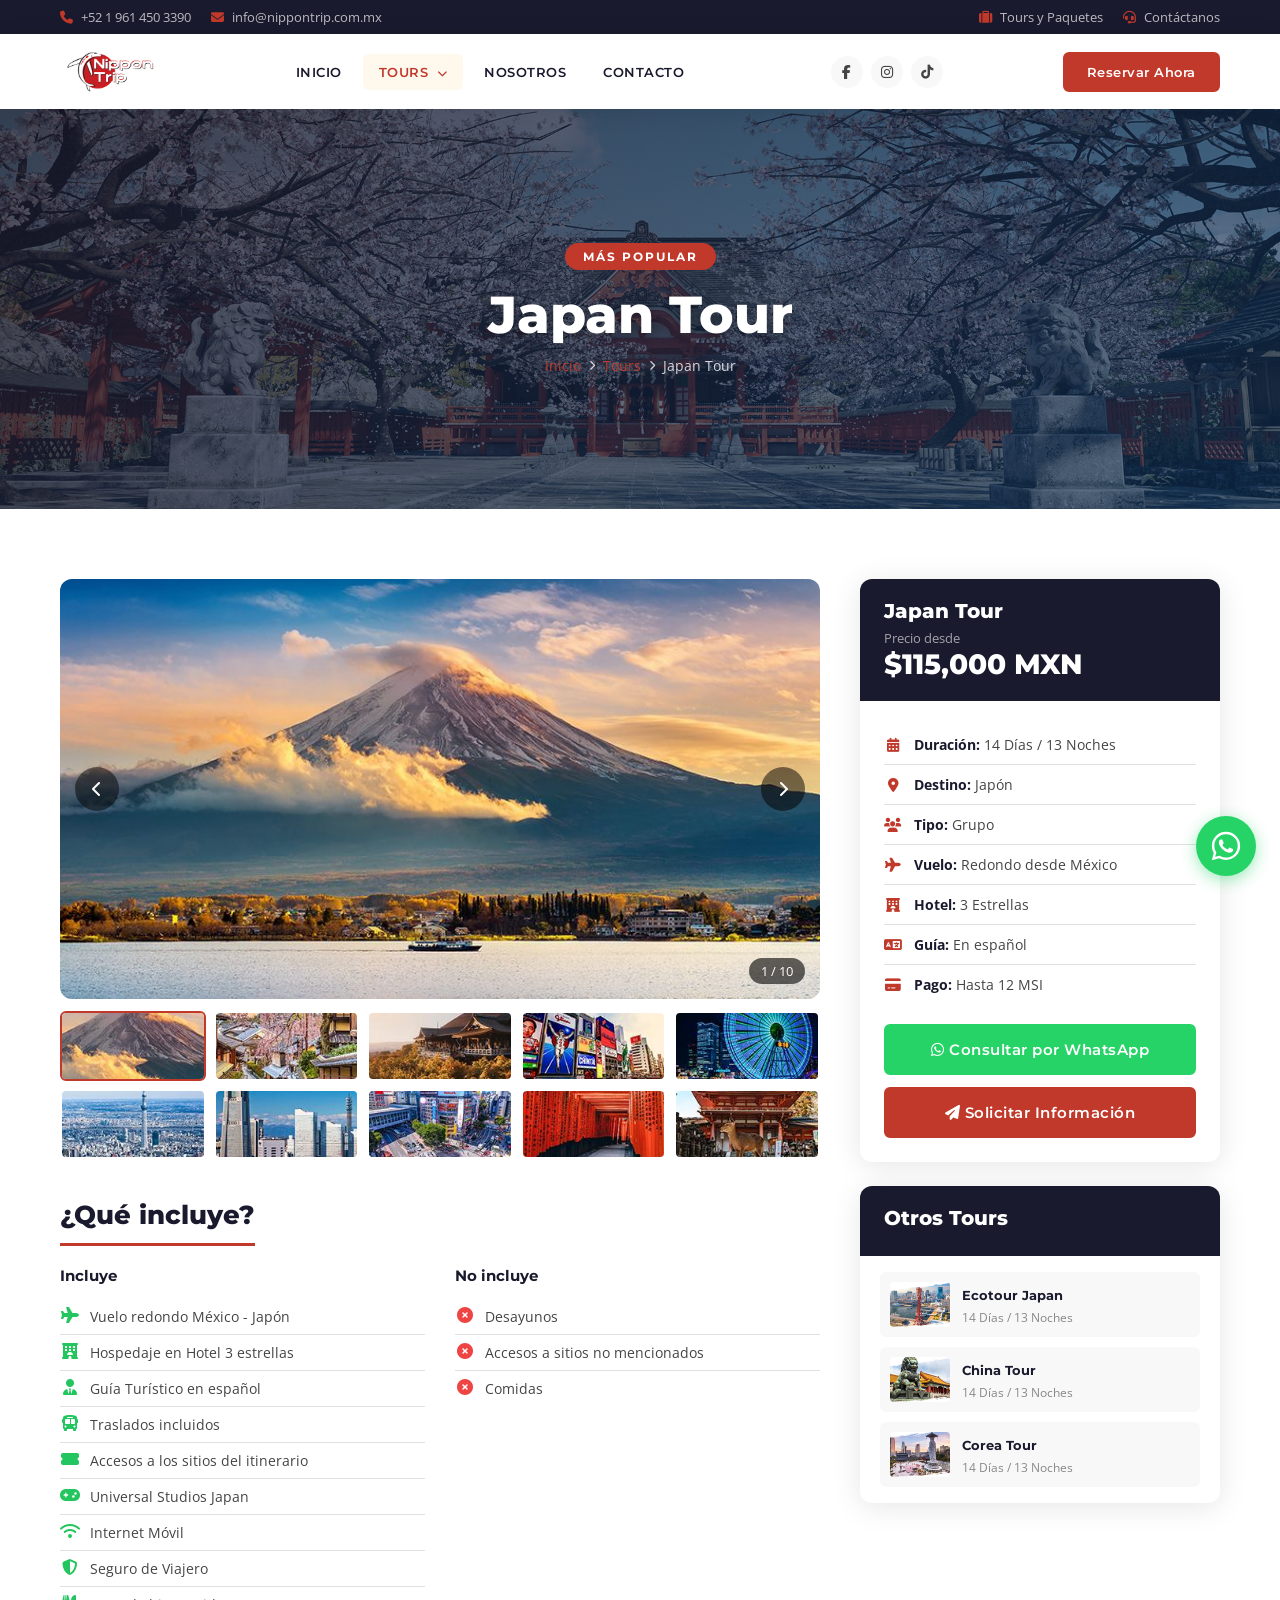
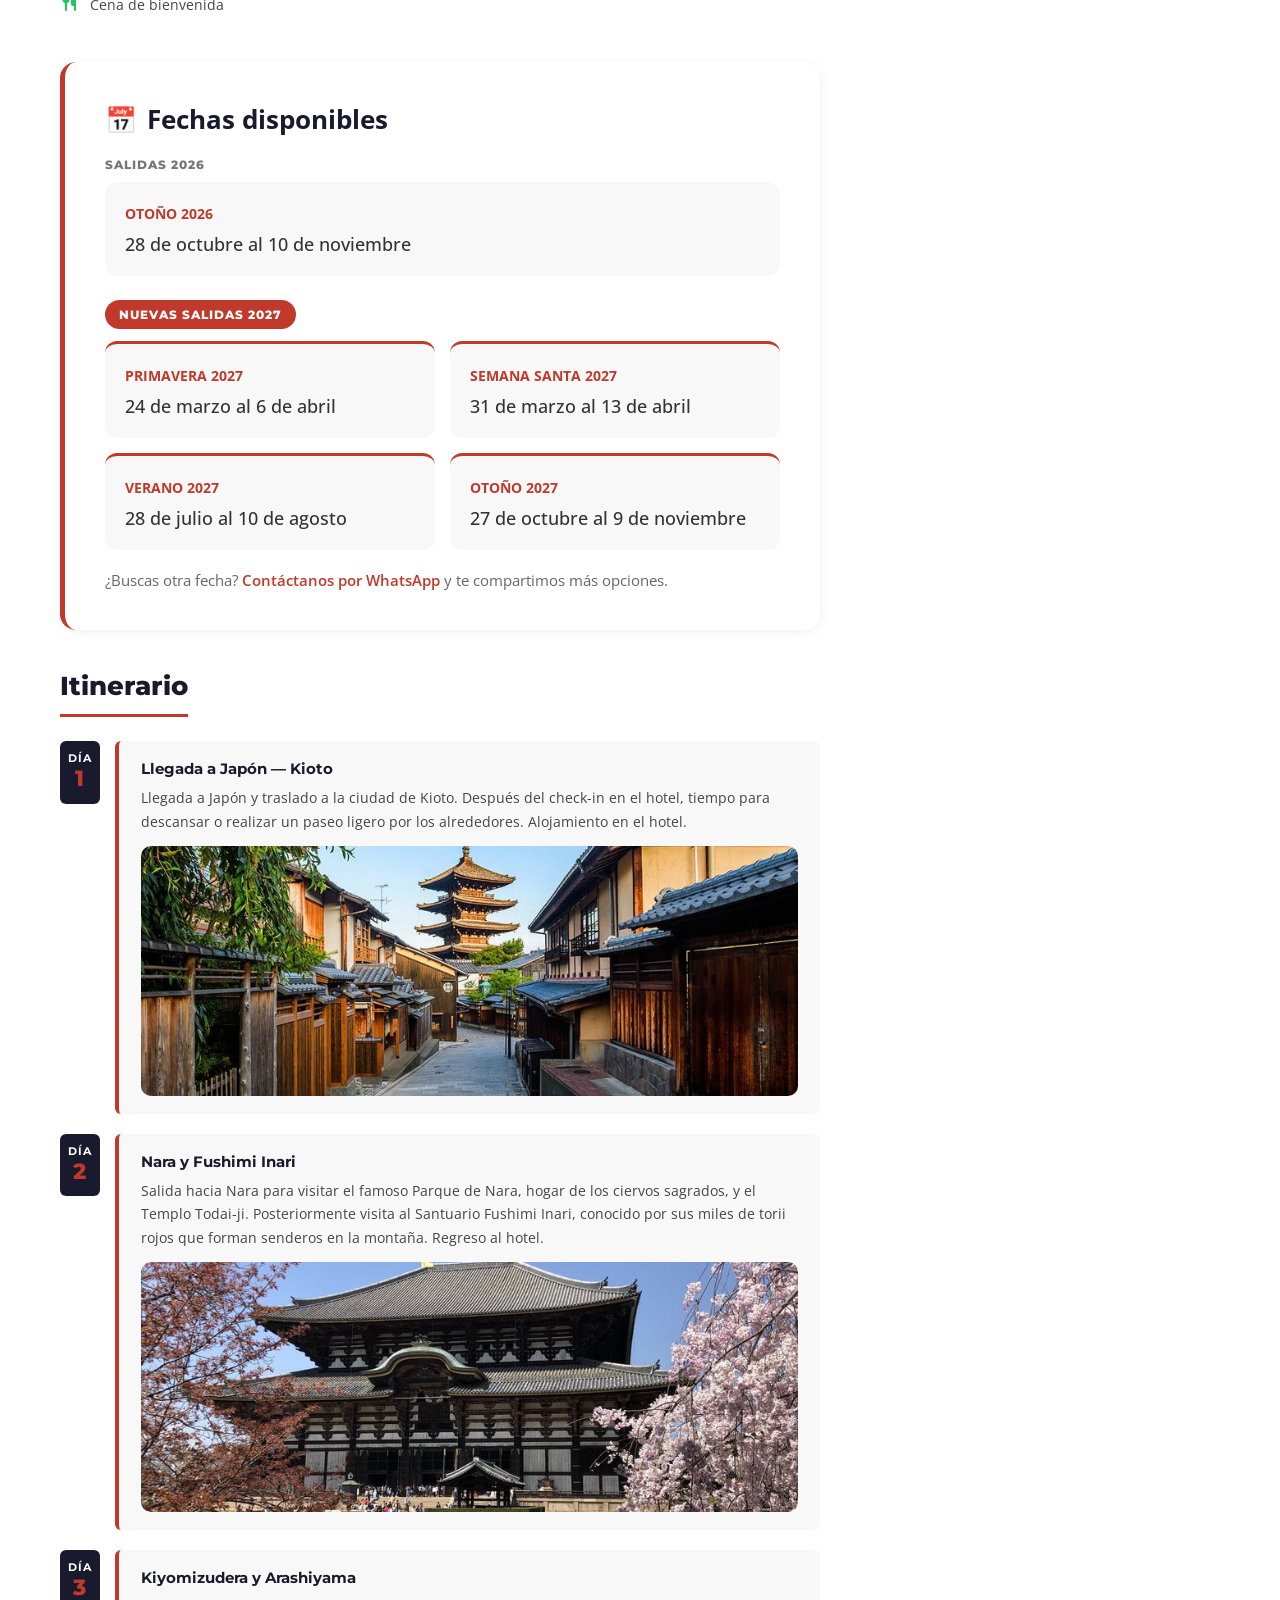
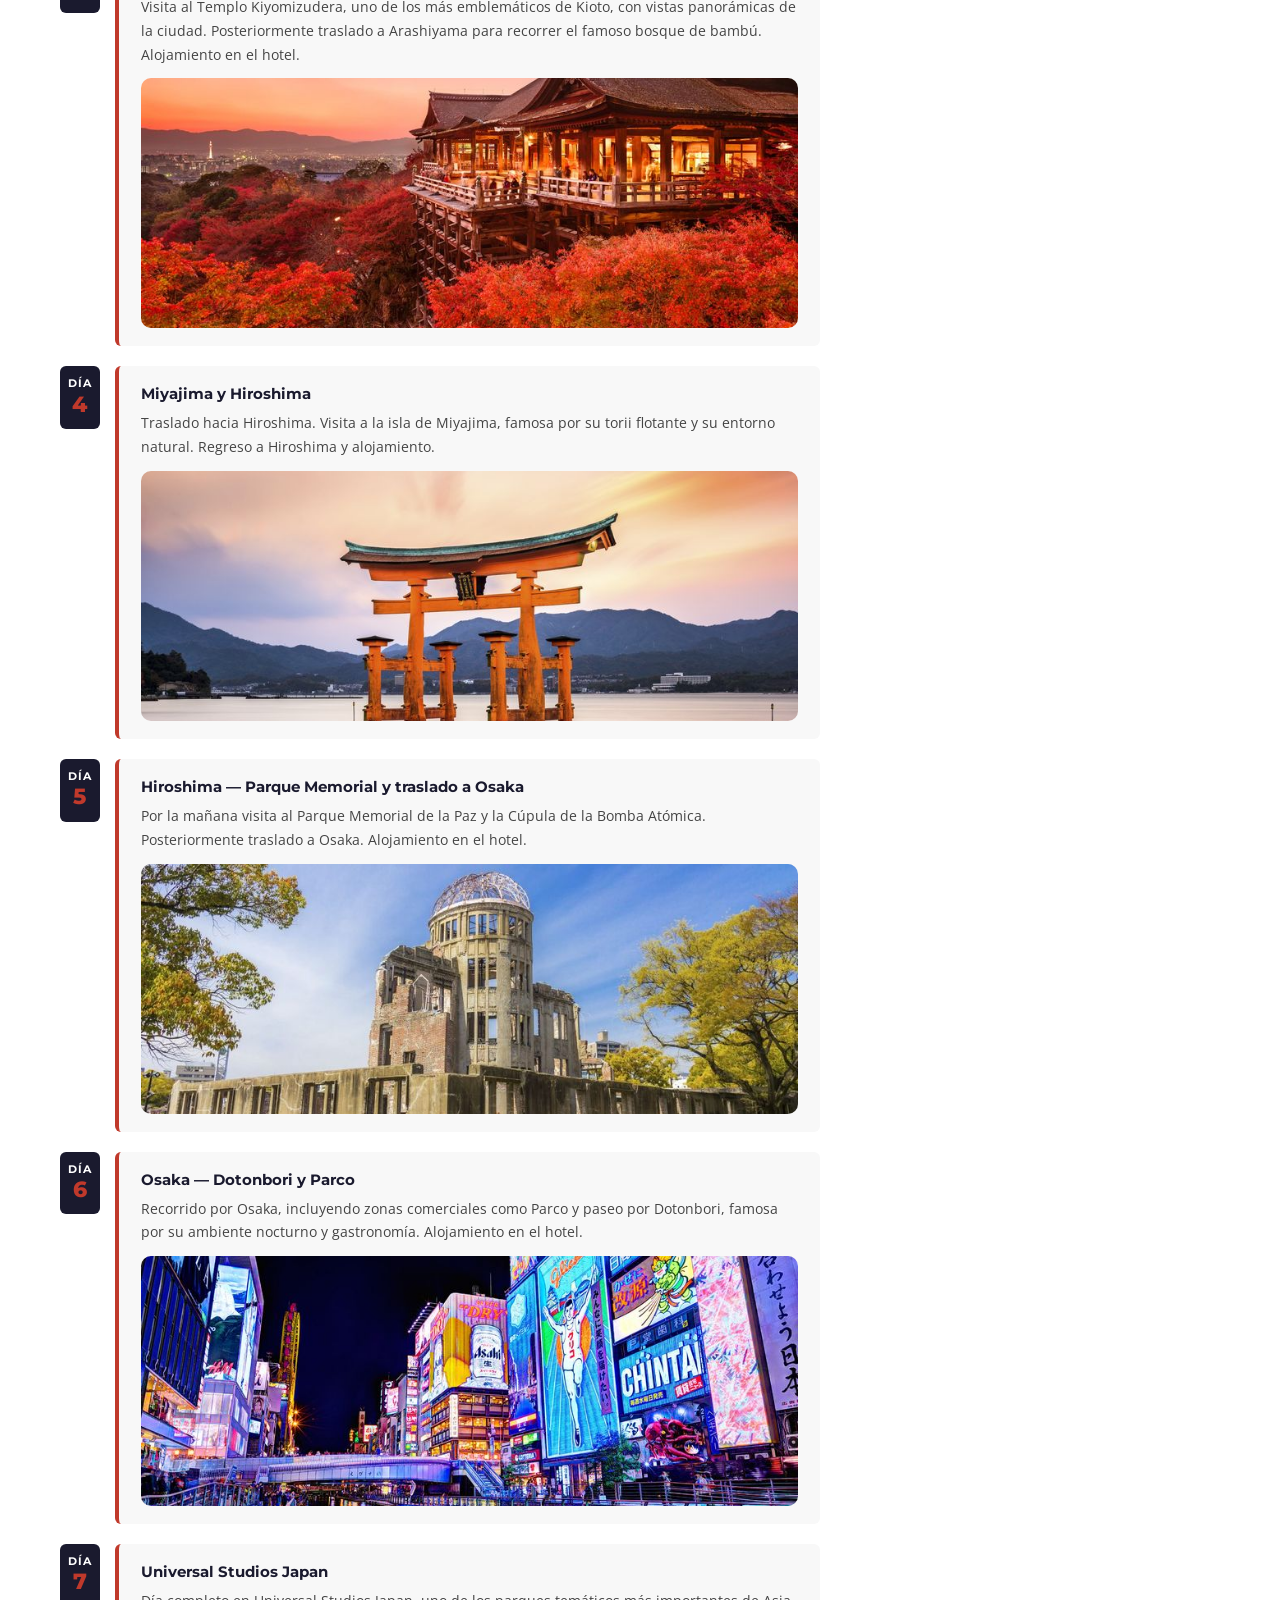
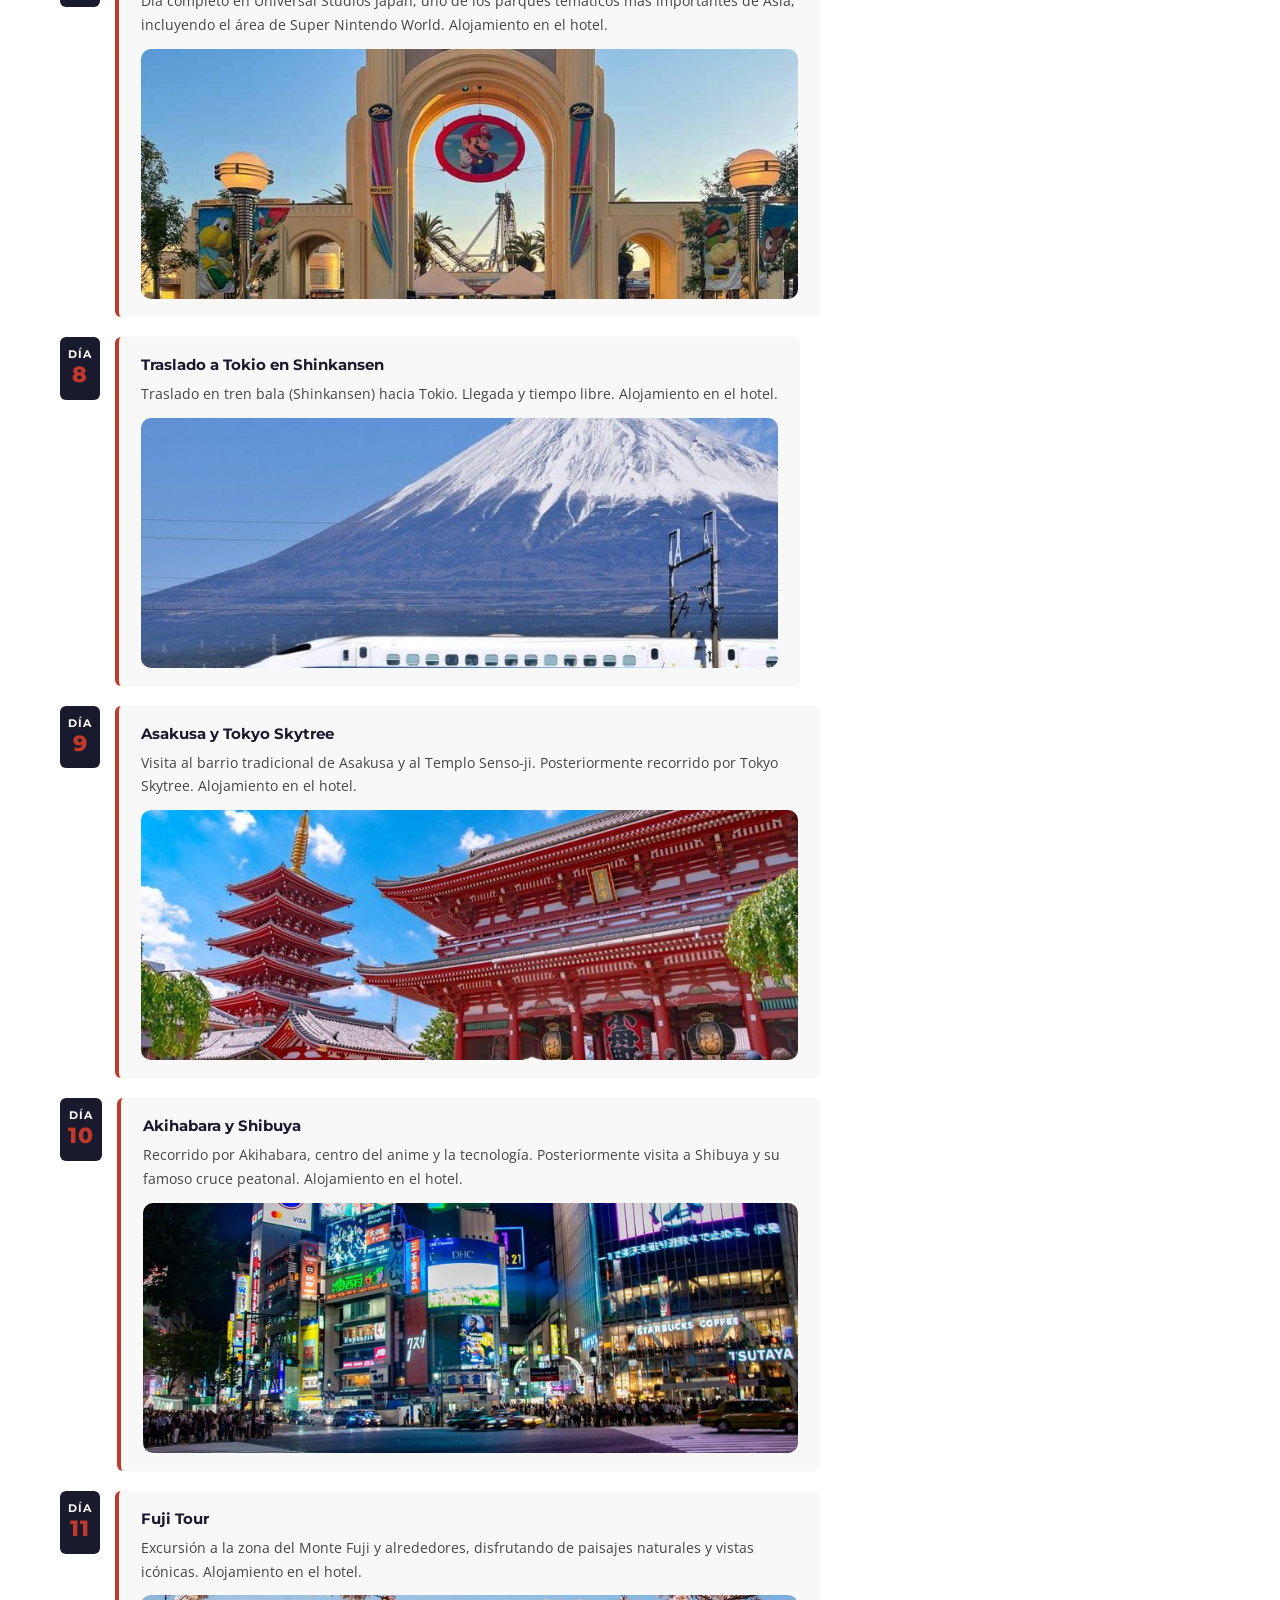
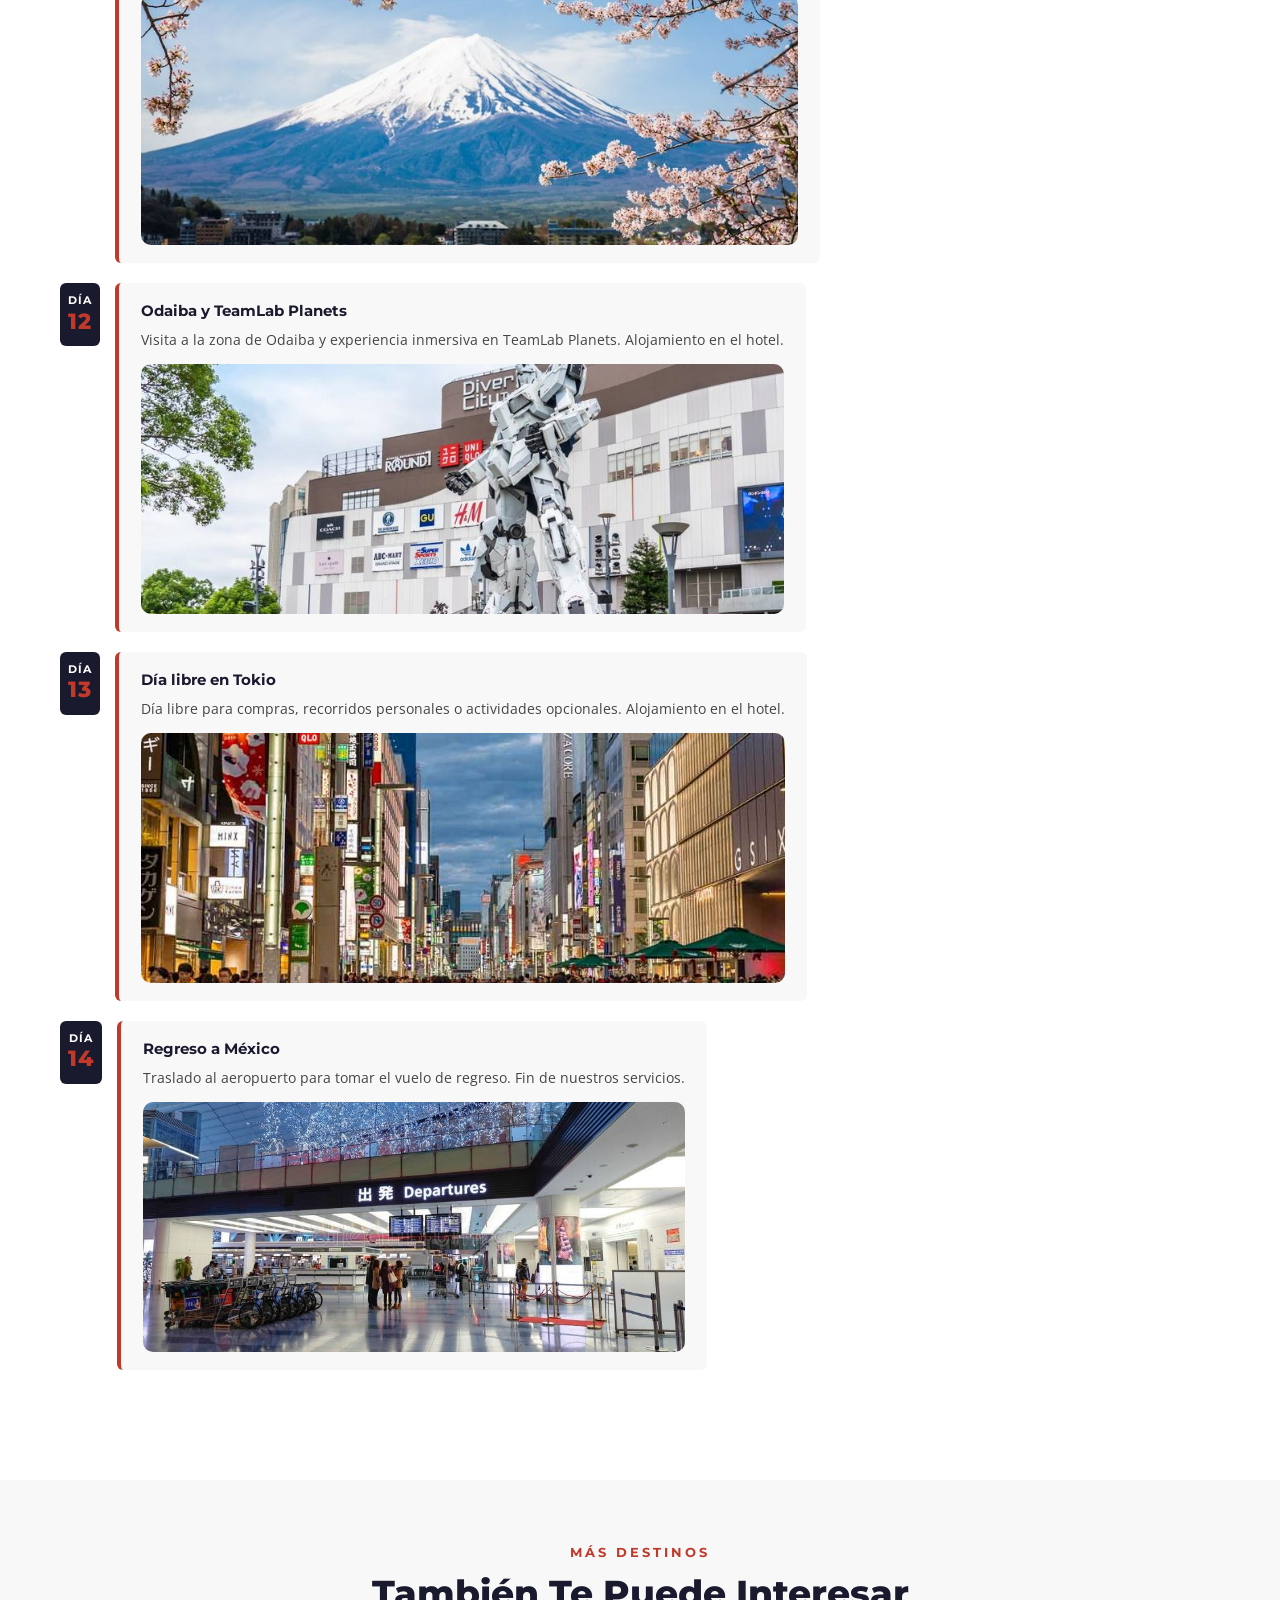
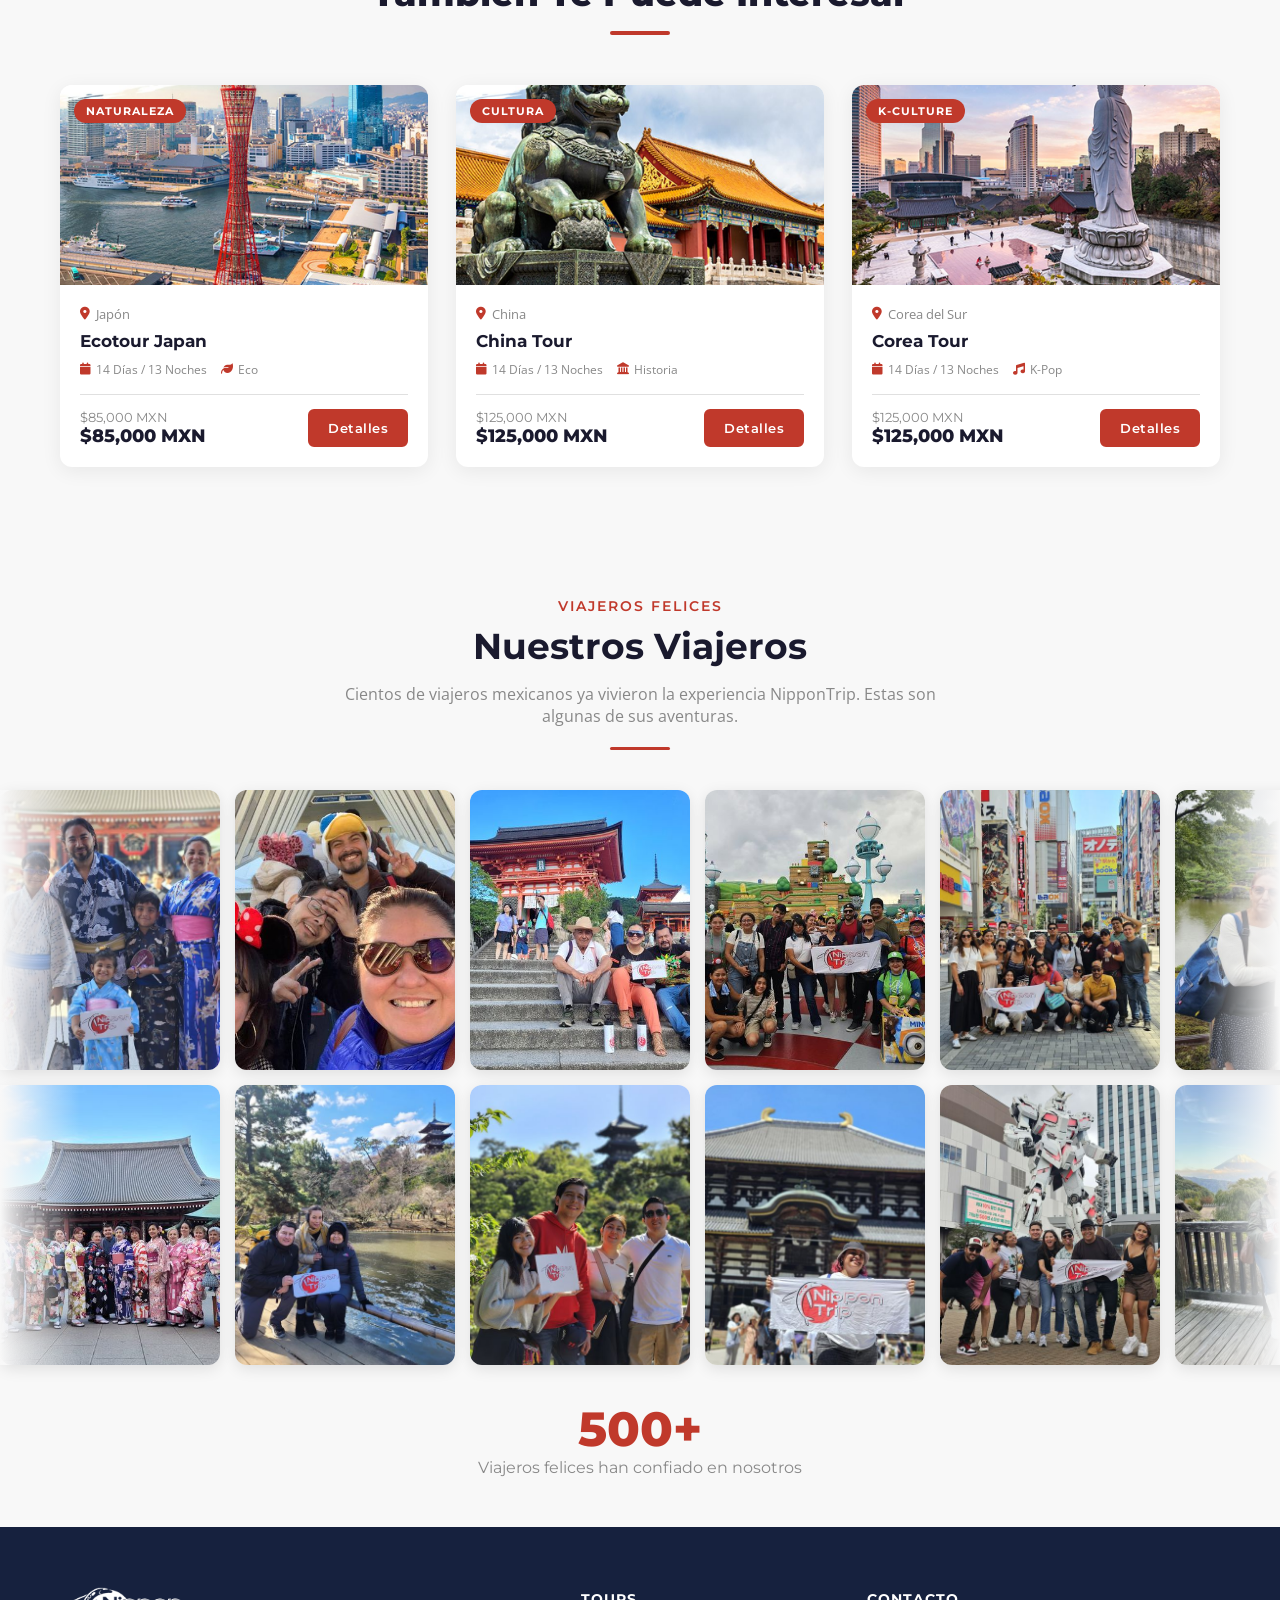
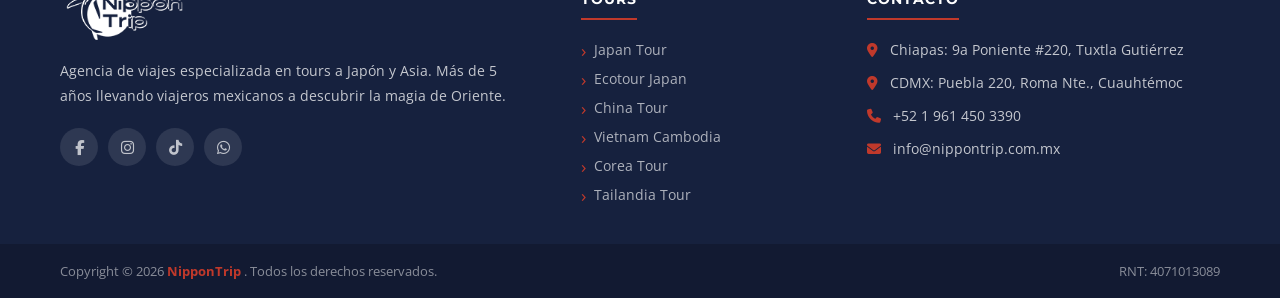
<file: japan-tour.html>
<!DOCTYPE html>

<html lang="es">
<head>
<meta charset="utf-8"/>
<meta content="width=device-width, initial-scale=1.0" name="viewport"/>
<meta content="Tour a Japón 14 días desde México. Visita Tokio, Kioto, Osaka, Hiroshima, Nara y Universal Studios Japan. Incluye vuelo redondo, hoteles y guía en español." name="description"/>
<title>
   Japan Tour 14 Días | Tokio, Kioto, Osaka, Universal Studios | NipponTrip
  </title>
<link href="https://fonts.googleapis.com" rel="preconnect"/>
<link crossorigin="" href="https://fonts.gstatic.com" rel="preconnect"/>
<link href="https://fonts.googleapis.com/css2?family=Montserrat:wght@300;400;500;600;700;800&amp;family=Open+Sans:wght@300;400;600&amp;display=swap" rel="stylesheet"/>
<link href="https://cdnjs.cloudflare.com/ajax/libs/font-awesome/6.4.0/css/all.min.css" rel="stylesheet"/>
<link href="images/favicon.png" rel="icon" type="image/png"/>
<style>
   *, *::before, *::after { box-sizing: border-box; margin: 0; padding: 0; }
    :root {
      --primary:    #c0392b;
      --primary-dk: #a93226;
      --dark:       #1a1a2e;
      --dark2:      #16213e;
      --text:       #444;
      --text-light: #888;
      --white:      #ffffff;
      --light-bg:   #f8f8f8;
      --border:     #e0e0e0;
      --radius:     6px;
      --transition: all 0.35s ease;
    }
    html { scroll-behavior: smooth; }
    body { font-family: 'Open Sans', sans-serif; color: var(--text); background: var(--white); overflow-x: hidden; }
    a { text-decoration: none; color: inherit; }
    img { max-width: 100%; display: block; }
    ul { list-style: none; }
    .container { max-width: 1200px; margin: 0 auto; padding: 0 20px; }
    .btn { display: inline-block; padding: 12px 30px; border-radius: var(--radius); font-family: 'Montserrat', sans-serif; font-weight: 600; font-size: 14px; letter-spacing: 0.5px; cursor: pointer; transition: var(--transition); border: 2px solid transparent; }
    .btn-primary { background: var(--primary); color: #ffffff; border-color: var(--primary); }
    .btn-primary:hover { background: var(--primary-dk); border-color: var(--primary-dk); transform: translateY(-2px); box-shadow: 0 6px 20px rgba(192,57,43,0.4); }
    .btn-whatsapp { background: #25D366; color: var(--white); border-color: #25D366; }
    .btn-whatsapp:hover { background: #1da851; border-color: #1da851; transform: translateY(-2px); }
    /* TOP BAR */
    .top-bar { background: var(--dark); padding: 8px 0; font-size: 13px; color: rgba(255,255,255,0.7); }
    .top-bar .container { display: flex; justify-content: space-between; align-items: center; flex-wrap: wrap; gap: 8px; }
    .top-bar a { color: rgba(255,255,255,0.7); transition: var(--transition); }
    .top-bar a:hover { color: var(--primary); }
    .top-bar .top-left, .top-bar .top-right { display: flex; align-items: center; gap: 20px; }
    .top-bar i { margin-right: 5px; color: var(--primary); }
    /* NAVBAR */
    .navbar { position: sticky; top: 0; z-index: 1000; background: var(--white); box-shadow: 0 2px 20px rgba(0,0,0,0.1); transition: var(--transition); }
    .navbar.scrolled { background: rgba(255,255,255,0.97); backdrop-filter: blur(10px); }
    .navbar .container { display: flex; align-items: center; justify-content: space-between; height: 75px; }
    .navbar-logo img { height: 55px; width: auto; }
    .navbar-menu { display: flex; align-items: center; gap: 5px; }
    .navbar-menu > li { position: relative; }
    .navbar-menu > li > a { display: block; padding: 10px 16px; font-family: 'Montserrat', sans-serif; font-size: 13px; font-weight: 600; letter-spacing: 0.5px; text-transform: uppercase; color: var(--dark); border-radius: var(--radius); transition: var(--transition); }
    .navbar-menu > li > a:hover, .navbar-menu > li > a.active { color: var(--primary); background: rgba(232,160,32,0.08); }
    .navbar-menu > li > a i { font-size: 10px; margin-left: 4px; }
    .dropdown-menu { position: absolute; top: calc(100% + 10px); left: 0; background: var(--white); min-width: 220px; border-radius: var(--radius); box-shadow: 0 10px 40px rgba(0,0,0,0.15); opacity: 0; visibility: hidden; transform: translateY(10px); transition: var(--transition); border-top: 3px solid var(--primary); z-index: 100; }
    .navbar-menu > li:hover .dropdown-menu { opacity: 1; visibility: visible; transform: translateY(0); }
    .dropdown-menu li a { display: block; padding: 11px 20px; font-size: 13px; font-weight: 500; color: var(--text); transition: var(--transition); border-bottom: 1px solid var(--border); }
    .dropdown-menu li:last-child a { border-bottom: none; }
    .dropdown-menu li a:hover { color: var(--primary); background: var(--light-bg); padding-left: 26px; }
    
    /* Nav social icons */
    .nav-social { display: flex; align-items: center; gap: 8px; margin-left: 10px; }
    .nav-social a { width: 32px; height: 32px; border-radius: 50%; background: var(--light-bg); display: flex; align-items: center; justify-content: center; font-size: 14px; color: var(--text); transition: var(--transition); }
    .nav-social a:hover { background: var(--primary); color: #ffffff; }
    .navbar-cta { padding: 10px 22px; font-size: 13px; }
    .navbar-toggle { display: none; flex-direction: column; gap: 5px; background: none; border: none; cursor: pointer; padding: 5px; }
    .navbar-toggle span { display: block; width: 24px; height: 2px; background: var(--dark); border-radius: 2px; transition: var(--transition); }
    /* PAGE HERO */
    .page-hero { position: relative; height: 400px; background-size: cover; background-position: center; display: flex; align-items: center; justify-content: center; text-align: center; }
    .page-hero::before { content: ''; position: absolute; inset: 0; background: linear-gradient(135deg, rgba(26,26,46,0.75) 0%, rgba(15,52,96,0.6) 100%); }
    .page-hero-content { position: relative; z-index: 2; color: var(--white); }
    .page-hero-content .badge { display: inline-block; background: var(--primary); color: #ffffff; font-family: 'Montserrat', sans-serif; font-size: 12px; font-weight: 700; letter-spacing: 2px; text-transform: uppercase; padding: 6px 18px; border-radius: 30px; margin-bottom: 16px; }
    .page-hero-content h1 { font-family: 'Montserrat', sans-serif; font-size: 52px; font-weight: 800; line-height: 1.1; margin-bottom: 12px; text-shadow: 0 2px 10px rgba(0,0,0,0.3); }
    .breadcrumb { display: flex; align-items: center; justify-content: center; gap: 8px; font-size: 14px; color: rgba(255,255,255,0.8); }
    .breadcrumb a { color: var(--primary); }
    .breadcrumb i { font-size: 10px; }
    /* TOUR LAYOUT */
    .tour-section { padding: 70px 0; }
    .tour-layout { display: grid; grid-template-columns: 1fr 360px; gap: 40px; align-items: start; }
    /* GALLERY */
    .tour-gallery { margin-bottom: 40px; }
    .gallery-main { position: relative; border-radius: 12px; overflow: hidden; height: 420px; margin-bottom: 12px; }
    .gallery-main img { width: 100%; height: 100%; object-fit: cover; }
    .gallery-nav { position: absolute; top: 50%; transform: translateY(-50%); background: rgba(0,0,0,0.5); color: var(--white); border: none; width: 44px; height: 44px; border-radius: 50%; cursor: pointer; font-size: 16px; display: flex; align-items: center; justify-content: center; transition: var(--transition); z-index: 5; }
    .gallery-nav:hover { background: var(--primary); color: #ffffff; }
    .gallery-nav.prev { left: 15px; }
    .gallery-nav.next { right: 15px; }
    .gallery-counter { position: absolute; bottom: 15px; right: 15px; background: rgba(0,0,0,0.6); color: var(--white); font-size: 13px; padding: 4px 12px; border-radius: 20px; }
    .gallery-thumbs { display: grid; grid-template-columns: repeat(5, 1fr); gap: 8px; }
    .gallery-thumb { border-radius: 6px; overflow: hidden; cursor: pointer; height: 70px; border: 2px solid transparent; transition: var(--transition); }
    .gallery-thumb img { width: 100%; height: 100%; object-fit: cover; }
    .gallery-thumb.active, .gallery-thumb:hover { border-color: var(--primary); }
    /* INCLUDES */
    .includes-section { margin-bottom: 40px; }
    .includes-section h2 { font-family: 'Montserrat', sans-serif; font-size: 26px; font-weight: 800; color: var(--dark); margin-bottom: 20px; padding-bottom: 12px; border-bottom: 3px solid var(--primary); display: inline-block; }
    .includes-grid { display: grid; grid-template-columns: 1fr 1fr; gap: 30px; }
    .includes-list h4 { font-family: 'Montserrat', sans-serif; font-size: 15px; font-weight: 700; color: var(--dark); margin-bottom: 14px; }
    .includes-list ul li { display: flex; align-items: flex-start; gap: 10px; padding: 8px 0; border-bottom: 1px solid var(--border); font-size: 14px; color: var(--text); }
    .includes-list ul li:last-child { border-bottom: none; }
    .includes-list.included ul li i { color: #22c55e; font-size: 16px; flex-shrink: 0; width: 20px; text-align: center; }
    .includes-list.excluded ul li i { color: #ef4444; font-size: 16px; flex-shrink: 0; width: 20px; text-align: center; }
    /* ITINERARY */
    .itinerary-section { margin-bottom: 40px; }
    .itinerary-section h2 { font-family: 'Montserrat', sans-serif; font-size: 26px; font-weight: 800; color: var(--dark); margin-bottom: 24px; padding-bottom: 12px; border-bottom: 3px solid var(--primary); display: inline-block; }
    .itinerary-item { display: grid; grid-template-columns: 80px 1fr; gap: 20px; margin-bottom: 24px; }
    .day-badge { background: var(--dark); color: var(--white); font-family: 'Montserrat', sans-serif; font-size: 11px; font-weight: 700; letter-spacing: 1px; text-transform: uppercase; padding: 10px 8px; border-radius: var(--radius); text-align: center; line-height: 1.3; height: fit-content; }
    .day-badge span { display: block; font-size: 22px; font-weight: 800; color: var(--primary); }
    .day-content { background: var(--light-bg); border-radius: var(--radius); padding: 18px 22px; border-left: 4px solid var(--primary); }
    .day-content h4 { font-family: 'Montserrat', sans-serif; font-size: 15px; font-weight: 700; color: var(--dark); margin-bottom: 8px; }
    .day-content p { font-size: 14px; color: var(--text); line-height: 1.7; }
    /* SIDEBAR */
    .tour-sidebar { position: sticky; top: 90px; }
    .sidebar-card { background: var(--white); border-radius: 12px; box-shadow: 0 4px 30px rgba(0,0,0,0.1); overflow: hidden; margin-bottom: 24px; }
    .sidebar-card-header { background: var(--dark); padding: 20px 24px; }
    .sidebar-card-header h3 { font-family: 'Montserrat', sans-serif; font-size: 20px; font-weight: 800; color: var(--white); margin-bottom: 6px; }
    .sidebar-card-header .price-label { font-size: 13px; color: rgba(255,255,255,0.6); }
    .sidebar-card-header .price { font-family: 'Montserrat', sans-serif; font-size: 28px; font-weight: 800; color: #ffffff; }
    .sidebar-card-body { padding: 24px; }
    .tour-meta-list { margin-bottom: 20px; }
    .tour-meta-list li { display: flex; align-items: center; gap: 12px; padding: 10px 0; border-bottom: 1px solid var(--border); font-size: 14px; }
    .tour-meta-list li:last-child { border-bottom: none; }
    .tour-meta-list li i { color: var(--primary); width: 18px; text-align: center; }
    .tour-meta-list li strong { color: var(--dark); }
    .sidebar-actions { display: flex; flex-direction: column; gap: 12px; }
    .sidebar-actions .btn { width: 100%; text-align: center; padding: 14px; font-size: 15px; }
    /* RELATED */
    .related-section { padding: 60px 0; background: var(--light-bg); }
    .section-header { text-align: center; margin-bottom: 50px; }
    .section-header .label { display: inline-block; font-family: 'Montserrat', sans-serif; font-size: 13px; font-weight: 700; letter-spacing: 3px; text-transform: uppercase; color: var(--primary); margin-bottom: 12px; }
    .section-header h2 { font-family: 'Montserrat', sans-serif; font-size: 36px; font-weight: 800; color: var(--dark); line-height: 1.2; margin-bottom: 16px; }
    .section-header .divider { width: 60px; height: 4px; background: var(--primary); margin: 16px auto 0; border-radius: 2px; }
    .tours-grid { display: grid; grid-template-columns: repeat(3, 1fr); gap: 28px; }
    .tour-card { background: var(--white); border-radius: 12px; overflow: hidden; box-shadow: 0 4px 20px rgba(0,0,0,0.07); transition: var(--transition); }
    .tour-card:hover { transform: translateY(-8px); box-shadow: 0 16px 40px rgba(0,0,0,0.14); }
    .tour-card-img { position: relative; height: 200px; overflow: hidden; }
    .tour-card-img img { width: 100%; height: 100%; object-fit: cover; transition: transform 0.5s ease; }
    .tour-card:hover .tour-card-img img { transform: scale(1.08); }
    .tour-card-tag { position: absolute; top: 14px; left: 14px; background: var(--primary); color: #ffffff; font-family: 'Montserrat', sans-serif; font-size: 11px; font-weight: 700; letter-spacing: 1px; text-transform: uppercase; padding: 5px 12px; border-radius: 20px; }
    .tour-card-body { padding: 20px; }
    .tour-card-location { display: flex; align-items: center; gap: 6px; font-size: 13px; color: var(--text-light); margin-bottom: 8px; }
    .tour-card-location i { color: var(--primary); }
    .tour-card-body h3 { font-family: 'Montserrat', sans-serif; font-size: 17px; font-weight: 700; color: var(--dark); margin-bottom: 10px; }
    .tour-card-meta { display: flex; gap: 14px; font-size: 12px; color: var(--text-light); margin-bottom: 16px; flex-wrap: wrap; }
    .tour-card-meta span { display: flex; align-items: center; gap: 5px; }
    .tour-card-meta i { color: var(--primary); }
    .tour-card-footer { display: flex; align-items: center; justify-content: space-between; padding-top: 14px; border-top: 1px solid var(--border); }
    .tour-card-price { font-family: 'Montserrat', sans-serif; font-size: 13px; color: var(--text-light); }
    .tour-card-price strong { display: block; font-size: 18px; color: #1a1a2e; font-weight: 800; }
    .tour-card-footer .btn { padding: 9px 18px; font-size: 13px; }
    /* FOOTER */
    footer { background: var(--dark2); color: rgba(255,255,255,0.75); }
    .footer-top { padding: 60px 0 40px; }
    .footer-grid { display: grid; grid-template-columns: 2fr 1fr 1.5fr; gap: 50px; }
    .footer-brand img { height: 55px; margin-bottom: 16px; filter: brightness(0) invert(1); }
    .footer-brand p { font-size: 14px; line-height: 1.8; margin-bottom: 20px; }
    .social-links { display: flex; gap: 10px; }
    .social-links a { width: 38px; height: 38px; border-radius: 50%; background: rgba(255,255,255,0.1); display: flex; align-items: center; justify-content: center; font-size: 15px; color: rgba(255,255,255,0.7); transition: var(--transition); }
    .social-links a:hover { background: var(--primary); color: #ffffff; }
    .footer-col h4 { font-family: 'Montserrat', sans-serif; font-size: 14px; font-weight: 700; text-transform: uppercase; letter-spacing: 1px; color: var(--white); margin-bottom: 20px; padding-bottom: 10px; border-bottom: 2px solid var(--primary); display: inline-block; }
    .footer-links { display: flex; flex-direction: column; gap: 10px; }
    .footer-links a { font-size: 14px; color: rgba(255,255,255,0.65); transition: var(--transition); display: flex; align-items: center; gap: 8px; }
    .footer-links a::before { content: '›'; color: var(--primary); font-size: 18px; line-height: 1; }
    .footer-links a:hover { color: var(--primary); padding-left: 5px; }
    .footer-contact-list { display: flex; flex-direction: column; gap: 14px; }
    .footer-contact-list li { display: flex; align-items: flex-start; gap: 12px; font-size: 14px; }
    .footer-contact-list li i { color: var(--primary); margin-top: 3px; flex-shrink: 0; }
    .footer-bottom { background: rgba(0,0,0,0.2); padding: 18px 0; }
    .footer-bottom .container { display: flex; justify-content: space-between; align-items: center; flex-wrap: wrap; gap: 10px; font-size: 13px; color: rgba(255,255,255,0.5); }
    .footer-bottom a { color: var(--primary); }
    /* SCROLL TOP */
    .scroll-top { position: fixed; bottom: 30px; right: 30px; width: 46px; height: 46px; background: var(--primary); color: #ffffff; border: none; border-radius: 50%; cursor: pointer; font-size: 16px; display: flex; align-items: center; justify-content: center; box-shadow: 0 4px 15px rgba(192,57,43,0.4); transition: var(--transition); opacity: 0; visibility: hidden; z-index: 999; }
    .scroll-top.visible { opacity: 1; visibility: visible; }
    .scroll-top:hover { background: var(--primary-dk); transform: translateY(-3px); }
    /* RESPONSIVE */
    @media (max-width: 992px) {
      .tour-layout { grid-template-columns: 1fr; }
      .tour-sidebar { position: static; }
      .tours-grid { grid-template-columns: repeat(2, 1fr); }
      .footer-grid { grid-template-columns: 1fr 1fr; }
    }
    @media (max-width: 768px) {
      .navbar-menu { display: none; position: fixed; top: 0; left: 0; right: 0; bottom: 0; background: var(--white); flex-direction: column; align-items: center; justify-content: center; gap: 8px; z-index: 999; }
      .navbar-menu.open { display: flex; }
      .navbar-menu > li > a { font-size: 16px; padding: 14px 30px; }
      .dropdown-menu { position: static; opacity: 1; visibility: visible; transform: none; box-shadow: none; border-top: none; background: var(--light-bg); min-width: auto; width: 100%; }
      .navbar-toggle { display: flex; z-index: 1000; }
      
    /* Nav social icons */
    .nav-social { display: flex; align-items: center; gap: 8px; margin-left: 10px; }
    .nav-social a { width: 32px; height: 32px; border-radius: 50%; background: var(--light-bg); display: flex; align-items: center; justify-content: center; font-size: 14px; color: var(--text); transition: var(--transition); }
    .nav-social a:hover { background: var(--primary); color: #ffffff; }
    .navbar-cta { display: none; }
      .nav-social { display: none; }
      .page-hero-content h1 { font-size: 32px; }
      .gallery-main { height: 260px; }
      .includes-grid { grid-template-columns: 1fr; }
      .itinerary-item { grid-template-columns: 60px 1fr; gap: 12px; }
      .tours-grid { grid-template-columns: 1fr; }
      .footer-grid { grid-template-columns: 1fr; gap: 30px; }
      .top-bar .top-left { display: none; }
    }
  
    /* ===== TRAVELERS GALLERY ===== */
    .travelers-section {
      padding: 70px 0 50px;
      background: var(--light-bg);
      overflow: hidden;
    }
    .travelers-section .section-header {
      text-align: center;
      margin-bottom: 40px;
    }
    .travelers-section .section-header .label {
      color: var(--primary);
      font-weight: 600;
      text-transform: uppercase;
      letter-spacing: 2px;
      font-size: 14px;
      display: block;
      margin-bottom: 10px;
    }
    .travelers-section .section-header h2 {
      font-size: 36px;
      font-weight: 700;
      color: var(--dark);
      margin: 0 0 15px;
    }
    .travelers-section .section-header p {
      color: var(--text-light);
      max-width: 600px;
      margin: 0 auto;
    }
    .travelers-section .section-header .divider {
      width: 60px;
      height: 3px;
      background: var(--primary);
      margin: 20px auto 0;
      border-radius: 2px;
    }
    .marquee-wrapper {
      position: relative;
      width: 100%;
    }
    .marquee-wrapper::before,
    .marquee-wrapper::after {
      content: '';
      position: absolute;
      top: 0;
      bottom: 0;
      width: 80px;
      z-index: 2;
      pointer-events: none;
    }
    .marquee-wrapper::before {
      left: 0;
      background: linear-gradient(to right, var(--light-bg), transparent);
    }
    .marquee-wrapper::after {
      right: 0;
      background: linear-gradient(to left, var(--light-bg), transparent);
    }
    .marquee-track {
      display: flex;
      gap: 15px;
      animation: marqueeScroll 60s linear infinite;
      width: max-content;
    }
    .marquee-track:hover {
      animation-play-state: paused;
    }
    .marquee-row-reverse .marquee-track {
      animation: marqueeScrollReverse 55s linear infinite;
    }
    .marquee-row-reverse .marquee-track:hover {
      animation-play-state: paused;
    }
    .marquee-item {
      flex-shrink: 0;
      width: 220px;
      height: 280px;
      border-radius: 12px;
      overflow: hidden;
      box-shadow: 0 4px 15px rgba(0,0,0,0.1);
      transition: transform 0.3s ease, box-shadow 0.3s ease;
    }
    .marquee-item:hover {
      transform: scale(1.05);
      box-shadow: 0 8px 25px rgba(0,0,0,0.2);
    }
    .marquee-item img {
      width: 100%;
      height: 100%;
      object-fit: cover;
    }
    .marquee-rows {
      display: flex;
      flex-direction: column;
      gap: 15px;
    }
    @keyframes marqueeScroll {
      0% { transform: translateX(0); }
      100% { transform: translateX(-50%); }
    }
    @keyframes marqueeScrollReverse {
      0% { transform: translateX(-50%); }
      100% { transform: translateX(0); }
    }
    .travelers-counter {
      text-align: center;
      margin-top: 40px;
      font-family: 'Montserrat', sans-serif;
    }
    .travelers-counter .big-num {
      font-size: 48px;
      font-weight: 800;
      color: var(--primary);
      line-height: 1;
    }
    .travelers-counter .counter-label {
      font-size: 16px;
      color: var(--text-light);
      margin-top: 5px;
    }
    @media (max-width: 768px) {
      .marquee-item { width: 160px; height: 200px; }
      .travelers-section { padding: 50px 0 40px; }
      .travelers-section .section-header h2 { font-size: 28px; }
      .travelers-counter .big-num { font-size: 36px; }
    }
    @media (max-width: 480px) {
      .marquee-item { width: 130px; height: 170px; }
    }

  
    .day-image { width: 100%; border-radius: 10px; margin-top: 12px; object-fit: cover; max-height: 250px; }
    .itinerary-item { display: flex; gap: 15px; margin-bottom: 20px; align-items: flex-start; }
</style>
<link href="https://nippontrip.com.mx/japan-tour.html" rel="canonical"/>
<meta content="es_MX" property="og:locale"/>
<meta content="article" property="og:type"/>
<meta content="Japan Tour 14 Días | Tokio, Kioto, Osaka, Universal Studios | NipponTrip" property="og:title"/>
<meta content="Tour a Japón 14 días desde México. Visita Tokio, Kioto, Osaka, Hiroshima, Nara y Universal Studios Japan. Incluye vuelo redondo, hoteles y guía en español." property="og:description"/>
<meta content="https://nippontrip.com.mx/japan-tour.html" property="og:url"/>
<meta content="NipponTrip" property="og:site_name"/>
<meta content="https://nippontrip.com.mx/images/banner/japan-tour-banner.jpg" property="og:image"/>
<meta content="1200" property="og:image:width"/>
<meta content="630" property="og:image:height"/>
<meta content="summary_large_image" name="twitter:card"/>
<meta content="Japan Tour 14 Días | Tokio, Kioto, Osaka, Universal Studios | NipponTrip" name="twitter:title"/>
<meta content="Tour a Japón 14 días desde México. Visita Tokio, Kioto, Osaka, Hiroshima, Nara y Universal Studios Japan. Incluye vuelo redondo, hoteles y guía en español." name="twitter:description"/>
<meta content="https://nippontrip.com.mx/images/banner/japan-tour-banner.jpg" name="twitter:image"/>
<script type="application/ld+json">
   {
    "@context": "https://schema.org",
    "@type": "TouristTrip",
    "name": "Japan Tour - NipponTrip",
    "description": "Japan Tour - NipponTrip. 14 días / 13 noches recorriendo Kioto, Osaka, Universal Studios y Tokio.",
    "url": "https://nippontrip.com.mx/japan-tour.html",
    "image": "https://nippontrip.com.mx/images/banner/japan-tour-banner.jpg"
  }
  </script>
</head>
<body>
<div class="top-bar">
<div class="container">
<div class="top-left">
<span>
<i class="fas fa-phone">
</i>
      +52 1 961 450 3390
     </span>
<span>
<i class="fas fa-envelope">
</i>
      info@nippontrip.com.mx
     </span>
</div>
<div class="top-right">
<a href="packages.html">
<i class="fas fa-suitcase">
</i>
      Tours y Paquetes
     </a>
<a href="contact.html">
<i class="fas fa-headset">
</i>
      Contáctanos
     </a>
</div>
</div>
</div>
<nav class="navbar" id="navbar">
<div class="container">
<a class="navbar-logo" href="index.html">
<img alt="NipponTrip" src="images/logo.png"/>
</a>
<ul class="navbar-menu" id="navMenu">
<li>
<a href="index.html">
       Inicio
      </a>
</li>
<li>
<a class="active" href="#">
       Tours
       <i class="fas fa-chevron-down">
</i>
</a>
<ul class="dropdown-menu">
<li>
<a href="japan-tour.html">
         Japan Tour
        </a>
</li>
<li>
<a href="ecotour-japan.html">
         Ecotour Japan
        </a>
</li>
<li>
<a href="china-tour.html">
         China Tour
        </a>
</li>
<li>
<a href="vietnam-cambodia-tour.html">
         Vietnam Cambodia Tour
        </a>
</li>
<li>
<a href="corea-tour.html">
         Corea Tour
        </a>
</li>
<li>
<a href="tailandia-tour.html">
         Tailandia Tour
        </a>
</li>
</ul>
</li>
<li>
<a href="about-us.html">
       Nosotros
      </a>
</li>
<li>
<a href="contact.html">
       Contacto
      </a>
</li>
</ul>
<div class="nav-social">
<a aria-label="Facebook" href="https://www.facebook.com/tripnippon" rel="noopener" target="_blank"><i class="fab fa-facebook-f"></i></a>
<a aria-label="Instagram" href="https://www.instagram.com/tripnippon/" rel="noopener" target="_blank"><i class="fab fa-instagram"></i></a>
<a aria-label="TikTok" href="https://www.tiktok.com/@nippontrip" rel="noopener" target="_blank"><i class="fab fa-tiktok"></i></a>
</div>
<a class="btn btn-primary navbar-cta" href="contact.html">
     Reservar Ahora
    </a>
<button aria-label="Menú" class="navbar-toggle" id="navToggle">
<span>
</span>
<span>
</span>
<span>
</span>
</button>
</div>
</nav>
<div class="page-hero" style="background-image: url('images/banner/japan-banner.jpg');">
<div class="page-hero-content">
<span class="badge">
     Más Popular
    </span>
<h1>
     Japan Tour
    </h1>
<div class="breadcrumb">
<a href="index.html">
      Inicio
     </a>
<i class="fas fa-chevron-right">
</i>
<a href="packages.html">
      Tours
     </a>
<i class="fas fa-chevron-right">
</i>
<span>
      Japan Tour
     </span>
</div>
</div>
</div>
<section class="tour-section">
<div class="container">
<div class="tour-layout">
<div class="tour-main">
<!-- GALLERY -->
<div class="tour-gallery">
<div class="gallery-main">
<img alt="Japan Tour" id="mainImg" src="images/tour/japan/tour-slide-1.jpg"/>
<button class="gallery-nav prev" id="prevBtn">
<i class="fas fa-chevron-left">
</i>
</button>
<button class="gallery-nav next" id="nextBtn">
<i class="fas fa-chevron-right">
</i>
</button>
<div class="gallery-counter">
<span id="currentImg">
          1
         </span>
         / 10
        </div>
</div>
<div class="gallery-thumbs">
<div class="gallery-thumb active" data-index="0">
<img alt="" src="images/tour/japan/tour-thumb-1.jpg"/>
</div>
<div class="gallery-thumb" data-index="1">
<img alt="" src="images/tour/japan/tour-thumb-2.jpg"/>
</div>
<div class="gallery-thumb" data-index="2">
<img alt="" src="images/tour/japan/tour-thumb-3.jpg"/>
</div>
<div class="gallery-thumb" data-index="3">
<img alt="" src="images/tour/japan/tour-thumb-4.jpg"/>
</div>
<div class="gallery-thumb" data-index="4">
<img alt="" src="images/tour/japan/tour-thumb-5.jpg"/>
</div>
<div class="gallery-thumb" data-index="5">
<img alt="" src="images/tour/japan/tour-thumb-6.jpg"/>
</div>
<div class="gallery-thumb" data-index="6">
<img alt="" src="images/tour/japan/tour-thumb-7.jpg"/>
</div>
<div class="gallery-thumb" data-index="7">
<img alt="" src="images/tour/japan/tour-thumb-8.jpg"/>
</div>
<div class="gallery-thumb" data-index="8">
<img alt="" src="images/tour/japan/tour-thumb-9.jpg"/>
</div>
<div class="gallery-thumb" data-index="9">
<img alt="" src="images/tour/japan/tour-thumb-10.jpg"/>
</div>
</div>
</div>
<!-- INCLUDES -->
<div class="includes-section">
<h2>
        ¿Qué incluye?
       </h2>
<div class="includes-grid">
<div class="includes-list included">
<h4>
          Incluye
         </h4>
<ul>
<li><i class="fas fa-plane"></i><span>Vuelo redondo México - Japón</span></li>
<li><i class="fas fa-hotel"></i><span>Hospedaje en Hotel 3 estrellas</span></li>
<li><i class="fas fa-user-tie"></i><span>Guía Turístico en español</span></li>
<li><i class="fas fa-bus"></i><span>Traslados incluidos</span></li>
<li><i class="fas fa-ticket-alt"></i><span>Accesos a los sitios del itinerario</span></li>
<li><i class="fas fa-gamepad"></i><span>Universal Studios Japan</span></li>
<li><i class="fas fa-wifi"></i><span>Internet Móvil</span></li>
<li><i class="fas fa-shield-alt"></i><span>Seguro de Viajero</span></li>
<li><i class="fas fa-utensils"></i><span>Cena de bienvenida</span></li>
</ul>
</div>
<div class="includes-list excluded">
<h4>
          No incluye
         </h4>
<ul>
<li><i class="fas fa-times-circle"></i><span>Desayunos</span></li>
<li><i class="fas fa-times-circle"></i><span>Accesos a sitios no mencionados</span></li>
<li><i class="fas fa-times-circle"></i><span>Comidas</span></li>
</ul>
</div>
</div>
</div>
<!-- ITINERARY -->
<div class="fechas-section" style="background: #fff; border-radius: 16px; padding: 40px; margin-bottom: 40px; border-left: 5px solid #c0392b; box-shadow: 0 2px 12px rgba(0,0,0,0.06);">
<h2 style="color: #1a1a2e; margin-bottom: 20px; font-size: 1.6rem;"><span style="margin-right: 10px;">&#x1F4C5;</span>Fechas disponibles</h2>
<p style="font-family:'Montserrat',sans-serif; font-size:12px; font-weight:800; letter-spacing:1px; color:#777; margin:0 0 10px;">SALIDAS 2026</p>
<div style="display: grid; gap: 15px;">
<div style="background: #f8f8f8; border-radius: 12px; padding: 20px;">
<span style="font-size: 0.85rem; color: #c0392b; font-weight: 700; text-transform: uppercase;">OTOÑO 2026</span>
<p style="font-size: 1.1rem; font-weight: 500; margin-top: 8px; color: #333;">28 de octubre al 10 de noviembre</p>
</div>
</div>
<div style="display:inline-block; margin:24px 0 12px; padding:7px 14px; background:#c0392b; color:#fff; border-radius:20px; font-family:'Montserrat',sans-serif; font-size:12px; font-weight:800; letter-spacing:1px;">NUEVAS SALIDAS 2027</div>
<div style="display:grid; grid-template-columns:repeat(auto-fit, minmax(220px, 1fr)); gap:15px;">
<div style="background:#f8f8f8; border-radius:12px; padding:20px; border-top:3px solid #c0392b;">
<span style="font-size:0.85rem; color:#c0392b; font-weight:700; text-transform:uppercase;">PRIMAVERA 2027</span>
<p style="font-size:1.1rem; font-weight:500; margin-top:8px; color:#333;">24 de marzo al 6 de abril</p>
</div>
<div style="background:#f8f8f8; border-radius:12px; padding:20px; border-top:3px solid #c0392b;">
<span style="font-size:0.85rem; color:#c0392b; font-weight:700; text-transform:uppercase;">SEMANA SANTA 2027</span>
<p style="font-size:1.1rem; font-weight:500; margin-top:8px; color:#333;">31 de marzo al 13 de abril</p>
</div>
<div style="background:#f8f8f8; border-radius:12px; padding:20px; border-top:3px solid #c0392b;">
<span style="font-size:0.85rem; color:#c0392b; font-weight:700; text-transform:uppercase;">VERANO 2027</span>
<p style="font-size:1.1rem; font-weight:500; margin-top:8px; color:#333;">28 de julio al 10 de agosto</p>
</div>
<div style="background:#f8f8f8; border-radius:12px; padding:20px; border-top:3px solid #c0392b;">
<span style="font-size:0.85rem; color:#c0392b; font-weight:700; text-transform:uppercase;">OTOÑO 2027</span>
<p style="font-size:1.1rem; font-weight:500; margin-top:8px; color:#333;">27 de octubre al 9 de noviembre</p>
</div>
</div>
<p style="margin-top: 20px; color: #666; font-size: 0.95rem;">¿Buscas otra fecha? <a href="https://wa.me/5219614503390?text=Hola%20NipponTrip%2C%20quiero%20información%20sobre%20Japan%20Tour" style="color: #c0392b; font-weight: 600; text-decoration: none;">Contáctanos por WhatsApp</a> y te compartimos más opciones.</p>
</div>

<div class="itinerary-section">
<h2>
        Itinerario
       </h2>
<div class="itinerary-item">
<div class="day-badge">
         DÍA
         <span>
          1
         </span>
</div>
<div class="day-content">
<h4>
          Llegada a Japón — Kioto
         </h4>
<p>
          Llegada a Japón y traslado a la ciudad de Kioto. Después del check-in en el hotel, tiempo para descansar o realizar un paseo ligero por los alrededores. Alojamiento en el hotel.
         </p><img alt="Ciudad de Kioto, Japón" class="day-image" loading="lazy" src="itinerario-img/japan-d1.jpg"/>
</div>
</div>
<div class="itinerary-item">
<div class="day-badge">
         DÍA
         <span>
          2
         </span>
</div>
<div class="day-content">
<h4>
          Nara y Fushimi Inari
         </h4>
<p>
          Salida hacia Nara para visitar el famoso Parque de Nara, hogar de los ciervos sagrados, y el Templo Todai-ji. Posteriormente visita al Santuario Fushimi Inari, conocido por sus miles de torii rojos que forman senderos en la montaña. Regreso al hotel.
         </p><img alt="Santuario Fushimi Inari, Kioto" class="day-image" loading="lazy" src="itinerario-img/japan-d2.jpg"/>
</div>
</div>
<div class="itinerary-item">
<div class="day-badge">
         DÍA
         <span>
          3
         </span>
</div>
<div class="day-content">
<h4>
          Kiyomizudera y Arashiyama
         </h4>
<p>
          Visita al Templo Kiyomizudera, uno de los más emblemáticos de Kioto, con vistas panorámicas de la ciudad. Posteriormente traslado a Arashiyama para recorrer el famoso bosque de bambú. Alojamiento en el hotel.
         </p><img alt="Bosque de bambú de Arashiyama, Kioto" class="day-image" loading="lazy" src="itinerario-img/japan-d3.jpg"/>
</div>
</div>
<div class="itinerary-item">
<div class="day-badge">
         DÍA
         <span>
          4
         </span>
</div>
<div class="day-content">
<h4>
          Miyajima y Hiroshima
         </h4>
<p>
          Traslado hacia Hiroshima. Visita a la isla de Miyajima, famosa por su torii flotante y su entorno natural. Regreso a Hiroshima y alojamiento.
         </p><img alt="Torii flotante de Miyajima, Hiroshima" class="day-image" loading="lazy" src="itinerario-img/japan-d4.jpg"/>
</div>
</div>
<div class="itinerary-item">
<div class="day-badge">
         DÍA
         <span>
          5
         </span>
</div>
<div class="day-content">
<h4>
          Hiroshima — Parque Memorial y traslado a Osaka
         </h4>
<p>
          Por la mañana visita al Parque Memorial de la Paz y la Cúpula de la Bomba Atómica. Posteriormente traslado a Osaka. Alojamiento en el hotel.
         </p><img alt="Parque Memorial de la Paz, Hiroshima" class="day-image" loading="lazy" src="itinerario-img/japan-d5.jpg"/>
</div>
</div>
<div class="itinerary-item">
<div class="day-badge">
         DÍA
         <span>
          6
         </span>
</div>
<div class="day-content">
<h4>
          Osaka — Dotonbori y Parco
         </h4>
<p>
          Recorrido por Osaka, incluyendo zonas comerciales como Parco y paseo por Dotonbori, famosa por su ambiente nocturno y gastronomía. Alojamiento en el hotel.
         </p><img alt="Dotonbori, Osaka" class="day-image" loading="lazy" src="itinerario-img/japan-d6.jpg"/>
</div>
</div>
<div class="itinerary-item">
<div class="day-badge">
         DÍA
         <span>
          7
         </span>
</div>
<div class="day-content">
<h4>
          Universal Studios Japan
         </h4>
<p>
          Día completo en Universal Studios Japan, uno de los parques temáticos más importantes de Asia, incluyendo el área de Super Nintendo World. Alojamiento en el hotel.
         </p><img alt="Universal Studios Japan, Osaka" class="day-image" loading="lazy" src="itinerario-img/japan-d7.jpg"/>
</div>
</div>
<div class="itinerary-item">
<div class="day-badge">
         DÍA
         <span>
          8
         </span>
</div>
<div class="day-content">
<h4>
          Traslado a Tokio en Shinkansen
         </h4>
<p>
          Traslado en tren bala (Shinkansen) hacia Tokio. Llegada y tiempo libre. Alojamiento en el hotel.
         </p><img alt="Tren bala Shinkansen, Japón" class="day-image" loading="lazy" src="itinerario-img/japan-d8.jpg"/>
</div>
</div>
<div class="itinerary-item">
<div class="day-badge">
         DÍA
         <span>
          9
         </span>
</div>
<div class="day-content">
<h4>
          Asakusa y Tokyo Skytree
         </h4>
<p>
          Visita al barrio tradicional de Asakusa y al Templo Senso-ji. Posteriormente recorrido por Tokyo Skytree. Alojamiento en el hotel.
         </p><img alt="Templo Sensoji, Asakusa, Tokio" class="day-image" loading="lazy" src="itinerario-img/japan-d9.jpg"/>
</div>
</div>
<div class="itinerary-item">
<div class="day-badge">
         DÍA
         <span>
          10
         </span>
</div>
<div class="day-content">
<h4>
          Akihabara y Shibuya
         </h4>
<p>
          Recorrido por Akihabara, centro del anime y la tecnología. Posteriormente visita a Shibuya y su famoso cruce peatonal. Alojamiento en el hotel.
         </p><img alt="Cruce de Shibuya, Tokio" class="day-image" loading="lazy" src="itinerario-img/japan-d10.jpg"/>
</div>
</div>
<div class="itinerary-item">
<div class="day-badge">
         DÍA
         <span>
          11
         </span>
</div>
<div class="day-content">
<h4>
          Fuji Tour
         </h4>
<p>
          Excursión a la zona del Monte Fuji y alrededores, disfrutando de paisajes naturales y vistas icónicas. Alojamiento en el hotel.
         </p><img alt="Monte Fuji, Japón" class="day-image" loading="lazy" src="itinerario-img/japan-d11.jpg"/>
</div>
</div>
<div class="itinerary-item">
<div class="day-badge">
         DÍA
         <span>
          12
         </span>
</div>
<div class="day-content">
<h4>
          Odaiba y TeamLab Planets
         </h4>
<p>
          Visita a la zona de Odaiba y experiencia inmersiva en TeamLab Planets. Alojamiento en el hotel.
         </p><img alt="TeamLab Planets, Tokio" class="day-image" loading="lazy" src="itinerario-img/japan-d12.jpg"/>
</div>
</div>
<div class="itinerary-item">
<div class="day-badge">
         DÍA
         <span>
          13
         </span>
</div>
<div class="day-content">
<h4>
          Día libre en Tokio
         </h4>
<p>
          Día libre para compras, recorridos personales o actividades opcionales. Alojamiento en el hotel.
         </p><img alt="Distrito de compras, Tokio" class="day-image" loading="lazy" src="itinerario-img/japan-d13.jpg"/>
</div>
</div>
<div class="itinerary-item">
<div class="day-badge">
         DÍA
         <span>
          14
         </span>
</div>
<div class="day-content">
<h4>
          Regreso a México
         </h4>
<p>
          Traslado al aeropuerto para tomar el vuelo de regreso. Fin de nuestros servicios.
         </p><img alt="Aeropuerto de Japón" class="day-image" loading="lazy" src="itinerario-img/japan-d14.jpg"/>
</div>
</div>
</div>
</div>
<!-- SIDEBAR -->
<div class="tour-sidebar">
<div class="sidebar-card">
<div class="sidebar-card-header">
<h3>
         Japan Tour
        </h3>
<div class="price-label">
         Precio desde
        </div>
<div class="price">$115,000 MXN</div>
</div>
<div class="sidebar-card-body">
<ul class="tour-meta-list">
<li>
<i class="fas fa-calendar-alt">
</i>
<span>
<strong>
            Duración:
           </strong>
           14 Días / 13 Noches
          </span>
</li>
<li>
<i class="fas fa-map-marker-alt">
</i>
<span>
<strong>
            Destino:
           </strong>
           Japón
          </span>
</li>
<li>
<i class="fas fa-users">
</i>
<span>
<strong>
            Tipo:
           </strong>
           Grupo
          </span>
</li>
<li>
<i class="fas fa-plane">
</i>
<span>
<strong>
            Vuelo:
           </strong>
           Redondo desde México
          </span>
</li>
<li>
<i class="fas fa-hotel">
</i>
<span>
<strong>
            Hotel:
           </strong>
           3 Estrellas
          </span>
</li>
<li>
<i class="fas fa-language">
</i>
<span>
<strong>
            Guía:
           </strong>
           En español
          </span>
</li>
<li>
<i class="fas fa-credit-card">
</i>
<span>
<strong>
            Pago:
           </strong>
           Hasta 12 MSI
          </span>
</li>
</ul>
<div class="sidebar-actions">
<a class="btn btn-whatsapp" href="https://wa.me/5219614503390?text=%C2%A1Hola%21%20%F0%9F%87%AF%F0%9F%87%B5%20Me%20interesa%20el%20paquete%20%23JapanTour%20de%2014%20d%C3%ADas.%20%C2%BFPodr%C3%ADan%20darme%20m%C3%A1s%20detalles%3F%20%E2%9C%A8" target="_blank">
<i class="fab fa-whatsapp">
</i>
          Consultar por WhatsApp
         </a>
<a class="btn btn-primary" href="contact.html">
<i class="fas fa-paper-plane">
</i>
          Solicitar Información
         </a>
</div>
</div>
</div>
<div class="sidebar-card">
<div class="sidebar-card-header">
<h3>
         Otros Tours
        </h3>
</div>
<div class="sidebar-card-body" style="padding:16px 20px;">
<div style="display:flex;flex-direction:column;gap:10px;">
<a href="ecotour-japan.html" onmouseout="this.style.background='var(--light-bg)'" onmouseover="this.style.background='rgba(232,160,32,0.1)'" style="display:flex;align-items:center;gap:12px;padding:10px;border-radius:6px;background:var(--light-bg);transition:var(--transition);">
<img alt="Ecotour Japan" src="images/gallery/ecotourrjapan-card.jpg" style="width:60px;height:45px;object-fit:cover;border-radius:4px;flex-shrink:0;"/>
<div>
<strong style="font-family:'Montserrat',sans-serif;font-size:13px;color:var(--dark);">
            Ecotour Japan
           </strong>
<br/>
<span style="font-size:12px;color:var(--text-light);">
            14 Días / 13 Noches
           </span>
</div>
</a>
<a href="china-tour.html" onmouseout="this.style.background='var(--light-bg)'" onmouseover="this.style.background='rgba(232,160,32,0.1)'" style="display:flex;align-items:center;gap:12px;padding:10px;border-radius:6px;background:var(--light-bg);transition:var(--transition);">
<img alt="China Tour" src="images/gallery/chinatour-card.jpg" style="width:60px;height:45px;object-fit:cover;border-radius:4px;flex-shrink:0;"/>
<div>
<strong style="font-family:'Montserrat',sans-serif;font-size:13px;color:var(--dark);">
            China Tour
           </strong>
<br/>
<span style="font-size:12px;color:var(--text-light);">
            14 Días / 13 Noches
           </span>
</div>
</a>
<a href="corea-tour.html" onmouseout="this.style.background='var(--light-bg)'" onmouseover="this.style.background='rgba(232,160,32,0.1)'" style="display:flex;align-items:center;gap:12px;padding:10px;border-radius:6px;background:var(--light-bg);transition:var(--transition);">
<img alt="Corea Tour" src="images/gallery/coreatour-card.jpg" style="width:60px;height:45px;object-fit:cover;border-radius:4px;flex-shrink:0;"/>
<div>
<strong style="font-family:'Montserrat',sans-serif;font-size:13px;color:var(--dark);">
            Corea Tour
           </strong>
<br/>
<span style="font-size:12px;color:var(--text-light);">
            14 Días / 13 Noches
           </span>
</div>
</a>
</div>
</div>
</div>
</div>
</div>
</div>
</section>
<section class="related-section">
<div class="container">
<div class="section-header">
<span class="label">
      Más Destinos
     </span>
<h2>
      También Te Puede Interesar
     </h2>
<div class="divider">
</div>
</div>
<div class="tours-grid">
<div class="tour-card">
<div class="tour-card-img">
<img alt="Ecotour Japan" src="images/gallery/ecotourrjapan-card.jpg"/>
<span class="tour-card-tag">
        Naturaleza
       </span>
</div>
<div class="tour-card-body">
<div class="tour-card-location">
<i class="fas fa-map-marker-alt">
</i>
        Japón
       </div>
<h3>
<a href="ecotour-japan.html">
         Ecotour Japan
        </a>
</h3>
<div class="tour-card-meta">
<span>
<i class="fas fa-calendar">
</i>
         14 Días / 13 Noches
        </span>
<span>
<i class="fas fa-leaf">
</i>
         Eco
        </span>
</div>
<div class="tour-card-footer">
<div class="tour-card-price">
<span>$85,000 MXN</span>
<strong>
          $85,000 MXN
         </strong>
</div>
<a class="btn btn-primary" href="ecotour-japan.html">
         Detalles
        </a>
</div>
</div>
</div>
<div class="tour-card">
<div class="tour-card-img">
<img alt="China Tour" src="images/gallery/chinatour-card.jpg"/>
<span class="tour-card-tag">
        Cultura
       </span>
</div>
<div class="tour-card-body">
<div class="tour-card-location">
<i class="fas fa-map-marker-alt">
</i>
        China
       </div>
<h3>
<a href="china-tour.html">
         China Tour
        </a>
</h3>
<div class="tour-card-meta">
<span>
<i class="fas fa-calendar">
</i>
         14 Días / 13 Noches
        </span>
<span>
<i class="fas fa-landmark">
</i>
         Historia
        </span>
</div>
<div class="tour-card-footer">
<div class="tour-card-price">
<span>$125,000 MXN</span>
<strong>
          $125,000 MXN
         </strong>
</div>
<a class="btn btn-primary" href="china-tour.html">
         Detalles
        </a>
</div>
</div>
</div>
<div class="tour-card">
<div class="tour-card-img">
<img alt="Corea Tour" src="images/gallery/coreatour-card.jpg"/>
<span class="tour-card-tag">
        K-Culture
       </span>
</div>
<div class="tour-card-body">
<div class="tour-card-location">
<i class="fas fa-map-marker-alt">
</i>
        Corea del Sur
       </div>
<h3>
<a href="corea-tour.html">
         Corea Tour
        </a>
</h3>
<div class="tour-card-meta">
<span>
<i class="fas fa-calendar">
</i>
         14 Días / 13 Noches
        </span>
<span>
<i class="fas fa-music">
</i>
         K-Pop
        </span>
</div>
<div class="tour-card-footer">
<div class="tour-card-price">
<span>$125,000 MXN</span>
<strong>
          $125,000 MXN
         </strong>
</div>
<a class="btn btn-primary" href="corea-tour.html">
         Detalles
        </a>
</div>
</div>
</div>
</div>
</div>
</section>
<!-- ============================================================
       TRAVELERS GALLERY
  ============================================================ -->
<section class="travelers-section" id="viajeros">
<div class="section-header">
<span class="label">Viajeros Felices</span>
<h2>Nuestros Viajeros</h2>
<p>Cientos de viajeros mexicanos ya vivieron la experiencia NipponTrip. Estas son algunas de sus aventuras.</p>
<div class="divider"></div>
</div>
<div class="marquee-rows">
<div class="marquee-wrapper">
<div class="marquee-track">
<div class="marquee-item"><img alt="Viajero NipponTrip" loading="lazy" src="clientes/viajero-01.jpg"/></div>
<div class="marquee-item"><img alt="Viajero NipponTrip" loading="lazy" src="clientes/viajero-04.jpg"/></div>
<div class="marquee-item"><img alt="Viajero NipponTrip" loading="lazy" src="clientes/viajero-06.jpg"/></div>
<div class="marquee-item"><img alt="Viajero NipponTrip" loading="lazy" src="clientes/viajero-08.jpg"/></div>
<div class="marquee-item"><img alt="Viajero NipponTrip" loading="lazy" src="clientes/viajero-09.jpg"/></div>
<div class="marquee-item"><img alt="Viajero NipponTrip" loading="lazy" src="clientes/viajero-11.jpg"/></div>
<div class="marquee-item"><img alt="Viajero NipponTrip" loading="lazy" src="clientes/viajero-14.jpg"/></div>
<div class="marquee-item"><img alt="Viajero NipponTrip" loading="lazy" src="clientes/viajero-16.jpg"/></div>
<div class="marquee-item"><img alt="Viajero NipponTrip" loading="lazy" src="clientes/viajero-19.jpg"/></div>
<div class="marquee-item"><img alt="Viajero NipponTrip" loading="lazy" src="clientes/viajero-21.jpg"/></div>
<div class="marquee-item"><img alt="Viajero NipponTrip" loading="lazy" src="clientes/viajero-22.jpg"/></div>
<div class="marquee-item"><img alt="Viajero NipponTrip" loading="lazy" src="clientes/viajero-25.jpg"/></div>
<div class="marquee-item"><img alt="Viajero NipponTrip" loading="lazy" src="clientes/viajero-27.jpg"/></div>
<div class="marquee-item"><img alt="Viajero NipponTrip" loading="lazy" src="clientes/viajero-29.jpg"/></div>
<div class="marquee-item"><img alt="Viajero NipponTrip" loading="lazy" src="clientes/viajero-31.jpg"/></div>
<!-- Duplicate for seamless loop -->
<div class="marquee-item"><img alt="Viajero NipponTrip" loading="lazy" src="clientes/viajero-01.jpg"/></div>
<div class="marquee-item"><img alt="Viajero NipponTrip" loading="lazy" src="clientes/viajero-04.jpg"/></div>
<div class="marquee-item"><img alt="Viajero NipponTrip" loading="lazy" src="clientes/viajero-06.jpg"/></div>
<div class="marquee-item"><img alt="Viajero NipponTrip" loading="lazy" src="clientes/viajero-08.jpg"/></div>
<div class="marquee-item"><img alt="Viajero NipponTrip" loading="lazy" src="clientes/viajero-09.jpg"/></div>
<div class="marquee-item"><img alt="Viajero NipponTrip" loading="lazy" src="clientes/viajero-11.jpg"/></div>
<div class="marquee-item"><img alt="Viajero NipponTrip" loading="lazy" src="clientes/viajero-14.jpg"/></div>
<div class="marquee-item"><img alt="Viajero NipponTrip" loading="lazy" src="clientes/viajero-16.jpg"/></div>
<div class="marquee-item"><img alt="Viajero NipponTrip" loading="lazy" src="clientes/viajero-19.jpg"/></div>
<div class="marquee-item"><img alt="Viajero NipponTrip" loading="lazy" src="clientes/viajero-21.jpg"/></div>
<div class="marquee-item"><img alt="Viajero NipponTrip" loading="lazy" src="clientes/viajero-22.jpg"/></div>
<div class="marquee-item"><img alt="Viajero NipponTrip" loading="lazy" src="clientes/viajero-25.jpg"/></div>
<div class="marquee-item"><img alt="Viajero NipponTrip" loading="lazy" src="clientes/viajero-27.jpg"/></div>
<div class="marquee-item"><img alt="Viajero NipponTrip" loading="lazy" src="clientes/viajero-29.jpg"/></div>
<div class="marquee-item"><img alt="Viajero NipponTrip" loading="lazy" src="clientes/viajero-31.jpg"/></div>
</div>
</div>
<div class="marquee-wrapper marquee-row-reverse">
<div class="marquee-track">
<div class="marquee-item"><img alt="Viajero NipponTrip" loading="lazy" src="clientes/viajero-02.jpg"/></div>
<div class="marquee-item"><img alt="Viajero NipponTrip" loading="lazy" src="clientes/viajero-03.jpg"/></div>
<div class="marquee-item"><img alt="Viajero NipponTrip" loading="lazy" src="clientes/viajero-05.jpg"/></div>
<div class="marquee-item"><img alt="Viajero NipponTrip" loading="lazy" src="clientes/viajero-07.jpg"/></div>
<div class="marquee-item"><img alt="Viajero NipponTrip" loading="lazy" src="clientes/viajero-10.jpg"/></div>
<div class="marquee-item"><img alt="Viajero NipponTrip" loading="lazy" src="clientes/viajero-12.jpg"/></div>
<div class="marquee-item"><img alt="Viajero NipponTrip" loading="lazy" src="clientes/viajero-13.jpg"/></div>
<div class="marquee-item"><img alt="Viajero NipponTrip" loading="lazy" src="clientes/viajero-15.jpg"/></div>
<div class="marquee-item"><img alt="Viajero NipponTrip" loading="lazy" src="clientes/viajero-17.jpg"/></div>
<div class="marquee-item"><img alt="Viajero NipponTrip" loading="lazy" src="clientes/viajero-18.jpg"/></div>
<div class="marquee-item"><img alt="Viajero NipponTrip" loading="lazy" src="clientes/viajero-20.jpg"/></div>
<div class="marquee-item"><img alt="Viajero NipponTrip" loading="lazy" src="clientes/viajero-23.jpg"/></div>
<div class="marquee-item"><img alt="Viajero NipponTrip" loading="lazy" src="clientes/viajero-24.jpg"/></div>
<div class="marquee-item"><img alt="Viajero NipponTrip" loading="lazy" src="clientes/viajero-26.jpg"/></div>
<div class="marquee-item"><img alt="Viajero NipponTrip" loading="lazy" src="clientes/viajero-28.jpg"/></div>
<div class="marquee-item"><img alt="Viajero NipponTrip" loading="lazy" src="clientes/viajero-30.jpg"/></div>
<!-- Duplicate for seamless loop -->
<div class="marquee-item"><img alt="Viajero NipponTrip" loading="lazy" src="clientes/viajero-02.jpg"/></div>
<div class="marquee-item"><img alt="Viajero NipponTrip" loading="lazy" src="clientes/viajero-03.jpg"/></div>
<div class="marquee-item"><img alt="Viajero NipponTrip" loading="lazy" src="clientes/viajero-05.jpg"/></div>
<div class="marquee-item"><img alt="Viajero NipponTrip" loading="lazy" src="clientes/viajero-07.jpg"/></div>
<div class="marquee-item"><img alt="Viajero NipponTrip" loading="lazy" src="clientes/viajero-10.jpg"/></div>
<div class="marquee-item"><img alt="Viajero NipponTrip" loading="lazy" src="clientes/viajero-12.jpg"/></div>
<div class="marquee-item"><img alt="Viajero NipponTrip" loading="lazy" src="clientes/viajero-13.jpg"/></div>
<div class="marquee-item"><img alt="Viajero NipponTrip" loading="lazy" src="clientes/viajero-15.jpg"/></div>
<div class="marquee-item"><img alt="Viajero NipponTrip" loading="lazy" src="clientes/viajero-17.jpg"/></div>
<div class="marquee-item"><img alt="Viajero NipponTrip" loading="lazy" src="clientes/viajero-18.jpg"/></div>
<div class="marquee-item"><img alt="Viajero NipponTrip" loading="lazy" src="clientes/viajero-20.jpg"/></div>
<div class="marquee-item"><img alt="Viajero NipponTrip" loading="lazy" src="clientes/viajero-23.jpg"/></div>
<div class="marquee-item"><img alt="Viajero NipponTrip" loading="lazy" src="clientes/viajero-24.jpg"/></div>
<div class="marquee-item"><img alt="Viajero NipponTrip" loading="lazy" src="clientes/viajero-26.jpg"/></div>
<div class="marquee-item"><img alt="Viajero NipponTrip" loading="lazy" src="clientes/viajero-28.jpg"/></div>
<div class="marquee-item"><img alt="Viajero NipponTrip" loading="lazy" src="clientes/viajero-30.jpg"/></div>
</div>
</div>
</div>
<div class="travelers-counter">
<div class="big-num">500+</div>
<div class="counter-label">Viajeros felices han confiado en nosotros</div>
</div>
</section>
<footer>
<div class="footer-top">
<div class="container">
<div class="footer-grid">
<div class="footer-brand">
<img alt="NipponTrip" src="images/logo-white.png"/>
<p>
        Agencia de viajes especializada en tours a Japón y Asia. Más de 5 años llevando viajeros mexicanos a descubrir la magia de Oriente.
       </p>
<div class="social-links">
<a aria-label="Facebook" href="https://www.facebook.com/tripnippon" rel="noopener" target="_blank">
<i class="fab fa-facebook-f">
</i>
</a>
<a aria-label="Instagram" href="https://www.instagram.com/tripnippon/" rel="noopener" target="_blank">
<i class="fab fa-instagram">
</i>
</a>
<a aria-label="TikTok" href="https://www.tiktok.com/@nippontrip" rel="noopener" target="_blank">
<i class="fab fa-tiktok">
</i>
</a>
<a aria-label="WhatsApp" href="https://wa.me/5219614503390?text=%C2%A1Hola%21%20%F0%9F%87%AF%F0%9F%87%B5%20Me%20interesa%20el%20paquete%20%23JapanTour%20de%2014%20d%C3%ADas.%20%C2%BFPodr%C3%ADan%20darme%20m%C3%A1s%20detalles%3F%20%E2%9C%A8">
<i class="fab fa-whatsapp">
</i>
</a>
</div>
</div>
<div class="footer-col">
<h4>
        Tours
       </h4>
<div class="footer-links">
<a href="japan-tour.html">
         Japan Tour
        </a>
<a href="ecotour-japan.html">
         Ecotour Japan
        </a>
<a href="china-tour.html">
         China Tour
        </a>
<a href="vietnam-cambodia-tour.html">
         Vietnam Cambodia
        </a>
<a href="corea-tour.html">
         Corea Tour
        </a>
<a href="tailandia-tour.html">
         Tailandia Tour
        </a>
</div>
</div>
<div class="footer-col">
<h4>
        Contacto
       </h4>
<ul class="footer-contact-list">
<li><i class="fas fa-map-marker-alt">
</i><a href="https://maps.app.goo.gl/Wn3XvnDNrhsJo8pLA" style="color: inherit; text-decoration: none;" target="_blank"> Chiapas: 9a Poniente #220, Tuxtla Gutiérrez</a></li>
<li><i class="fas fa-map-marker-alt">
</i><a href="https://maps.app.goo.gl/69VS7BzSNF7xmajq8" style="color: inherit; text-decoration: none;" target="_blank"> CDMX: Puebla 220, Roma Nte., Cuauhtémoc</a></li>
<li><i class="fas fa-phone">
</i><a href="https://wa.me/5219614503390?text=%C2%A1Hola%21%20%F0%9F%91%8B%20Me%20gustar%C3%ADa%20recibir%20m%C3%A1s%20informaci%C3%B3n%20sobre%20sus%20tours%20a%20Jap%C3%B3n%20y%20Asia.%20%23NipponTrip" style="color: inherit; text-decoration: none;" target="_blank"> +52 1 961 450 3390</a></li>
<li><i class="fas fa-envelope">
</i><a href="mailto:info@nippontrip.com.mx" style="color: inherit; text-decoration: none;"> info@nippontrip.com.mx</a></li>
</ul>
</div>
</div>
</div>
</div>
<div class="footer-bottom">
<div class="container">
<p>
      Copyright © 2026
      <strong style="color:var(--primary)">
       NipponTrip
      </strong>
      . Todos los derechos reservados.
     </p>
<p>
      RNT: 4071013089
     </p>
</div>
</div>
</footer>
<button aria-label="Volver arriba" class="scroll-top" id="scrollTop">
<i class="fas fa-chevron-up">
</i>
</button>
<script>
   const navbar = document.getElementById('navbar');
    window.addEventListener('scroll', () => navbar.classList.toggle('scrolled', window.scrollY > 50));
    document.getElementById('navToggle').addEventListener('click', () => document.getElementById('navMenu').classList.toggle('open'));
    const images = ['images/tour/japan/tour-slide-1.jpg','images/tour/japan/tour-slide-2.jpg','images/tour/japan/tour-slide-3.jpg','images/tour/japan/tour-slide-4.jpg','images/tour/japan/tour-slide-5.jpg','images/tour/japan/tour-slide-6.jpg','images/tour/japan/tour-slide-7.jpg','images/tour/japan/tour-slide-8.jpg','images/tour/japan/tour-slide-9.jpg','images/tour/japan/tour-slide-10.jpg'];
    let cur = 0;
    const mainImg = document.getElementById('mainImg');
    const curEl = document.getElementById('currentImg');
    const thumbs = document.querySelectorAll('.gallery-thumb');
    function setImg(n) { cur = (n + images.length) % images.length; mainImg.src = images[cur]; curEl.textContent = cur + 1; thumbs.forEach((t,i) => t.classList.toggle('active', i === cur)); }
    document.getElementById('prevBtn').addEventListener('click', () => setImg(cur - 1));
    document.getElementById('nextBtn').addEventListener('click', () => setImg(cur + 1));
    thumbs.forEach((t,i) => t.addEventListener('click', () => setImg(i)));
    const scrollTopBtn = document.getElementById('scrollTop');
    window.addEventListener('scroll', () => scrollTopBtn.classList.toggle('visible', window.scrollY > 400));
    scrollTopBtn.addEventListener('click', () => window.scrollTo({ top: 0, behavior: 'smooth' }));
  </script>

<!-- WhatsApp Floating Button -->
<a href="https://wa.me/5219614503390?text=Hola%20NipponTrip%2C%20quiero%20informaci%C3%B3n%20sobre%20sus%20tours" target="_blank" rel="noopener" id="whatsapp-float" aria-label="Contactar por WhatsApp" style="position:fixed;bottom:24px;right:24px;z-index:9999;width:60px;height:60px;border-radius:50%;background:#25D366;display:flex;align-items:center;justify-content:center;box-shadow:0 4px 16px rgba(37,211,102,.45);transition:transform .2s ease,box-shadow .2s ease;text-decoration:none" onmouseover="this.style.transform='scale(1.1)';this.style.boxShadow='0 6px 22px rgba(37,211,102,.55)'" onmouseout="this.style.transform='scale(1)';this.style.boxShadow='0 4px 16px rgba(37,211,102,.45)'">
  <svg xmlns="http://www.w3.org/2000/svg" viewBox="0 0 32 32" width="34" height="34" fill="white">
    <path d="M16.004 2.667A13.22 13.22 0 0 0 2.667 15.89a13.1 13.1 0 0 0 1.795 6.612L2.667 29.333l7.07-1.853a13.24 13.24 0 0 0 6.267 1.587h.005A13.22 13.22 0 0 0 29.333 15.89 13.22 13.22 0 0 0 16.004 2.667zm0 24.2a10.97 10.97 0 0 1-5.6-1.533l-.4-.24-4.2 1.1 1.12-4.093-.263-.418a10.93 10.93 0 0 1-1.68-5.82A10.98 10.98 0 0 1 16.004 4.9a10.98 10.98 0 0 1 11.003 10.99 10.98 10.98 0 0 1-11.003 10.977zm6.027-8.23c-.33-.166-1.955-.965-2.258-1.075-.303-.11-.523-.166-.743.166-.22.33-.855 1.075-1.048 1.296-.193.22-.386.248-.716.083-.33-.166-1.394-.514-2.656-1.638-.982-.875-1.644-1.955-1.837-2.285-.193-.33-.02-.51.145-.674.149-.148.33-.386.496-.58.166-.193.22-.33.33-.55.11-.22.055-.413-.028-.58-.083-.165-.743-1.79-1.018-2.452-.268-.643-.54-.556-.743-.566-.193-.01-.413-.012-.633-.012s-.58.083-.883.413c-.303.33-1.157 1.13-1.157 2.756s1.185 3.197 1.35 3.418c.166.22 2.332 3.56 5.652 4.994.79.34 1.406.544 1.886.697.793.252 1.514.216 2.085.131.636-.095 1.955-.8 2.23-1.572.276-.772.276-1.434.193-1.572-.083-.138-.303-.22-.633-.386z"/>
  </svg>
</a>

</body>
</html>
</file>
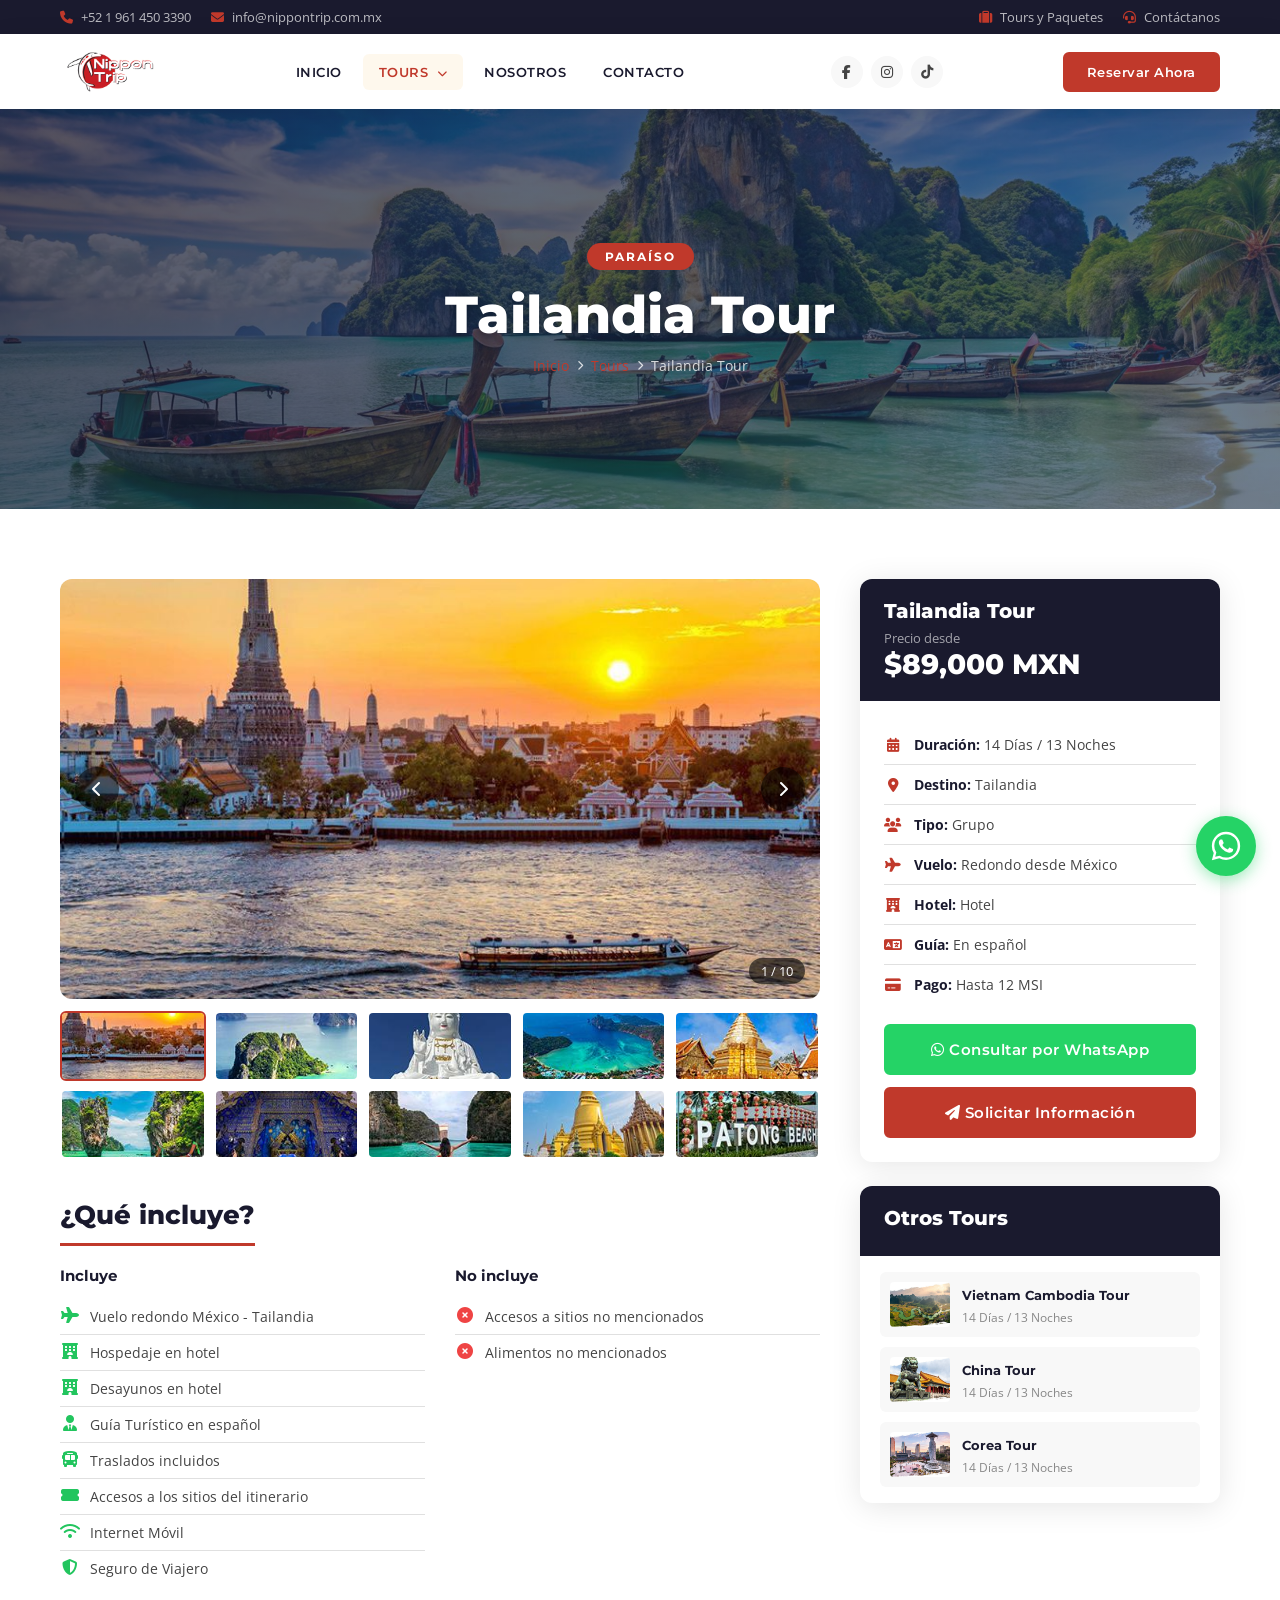
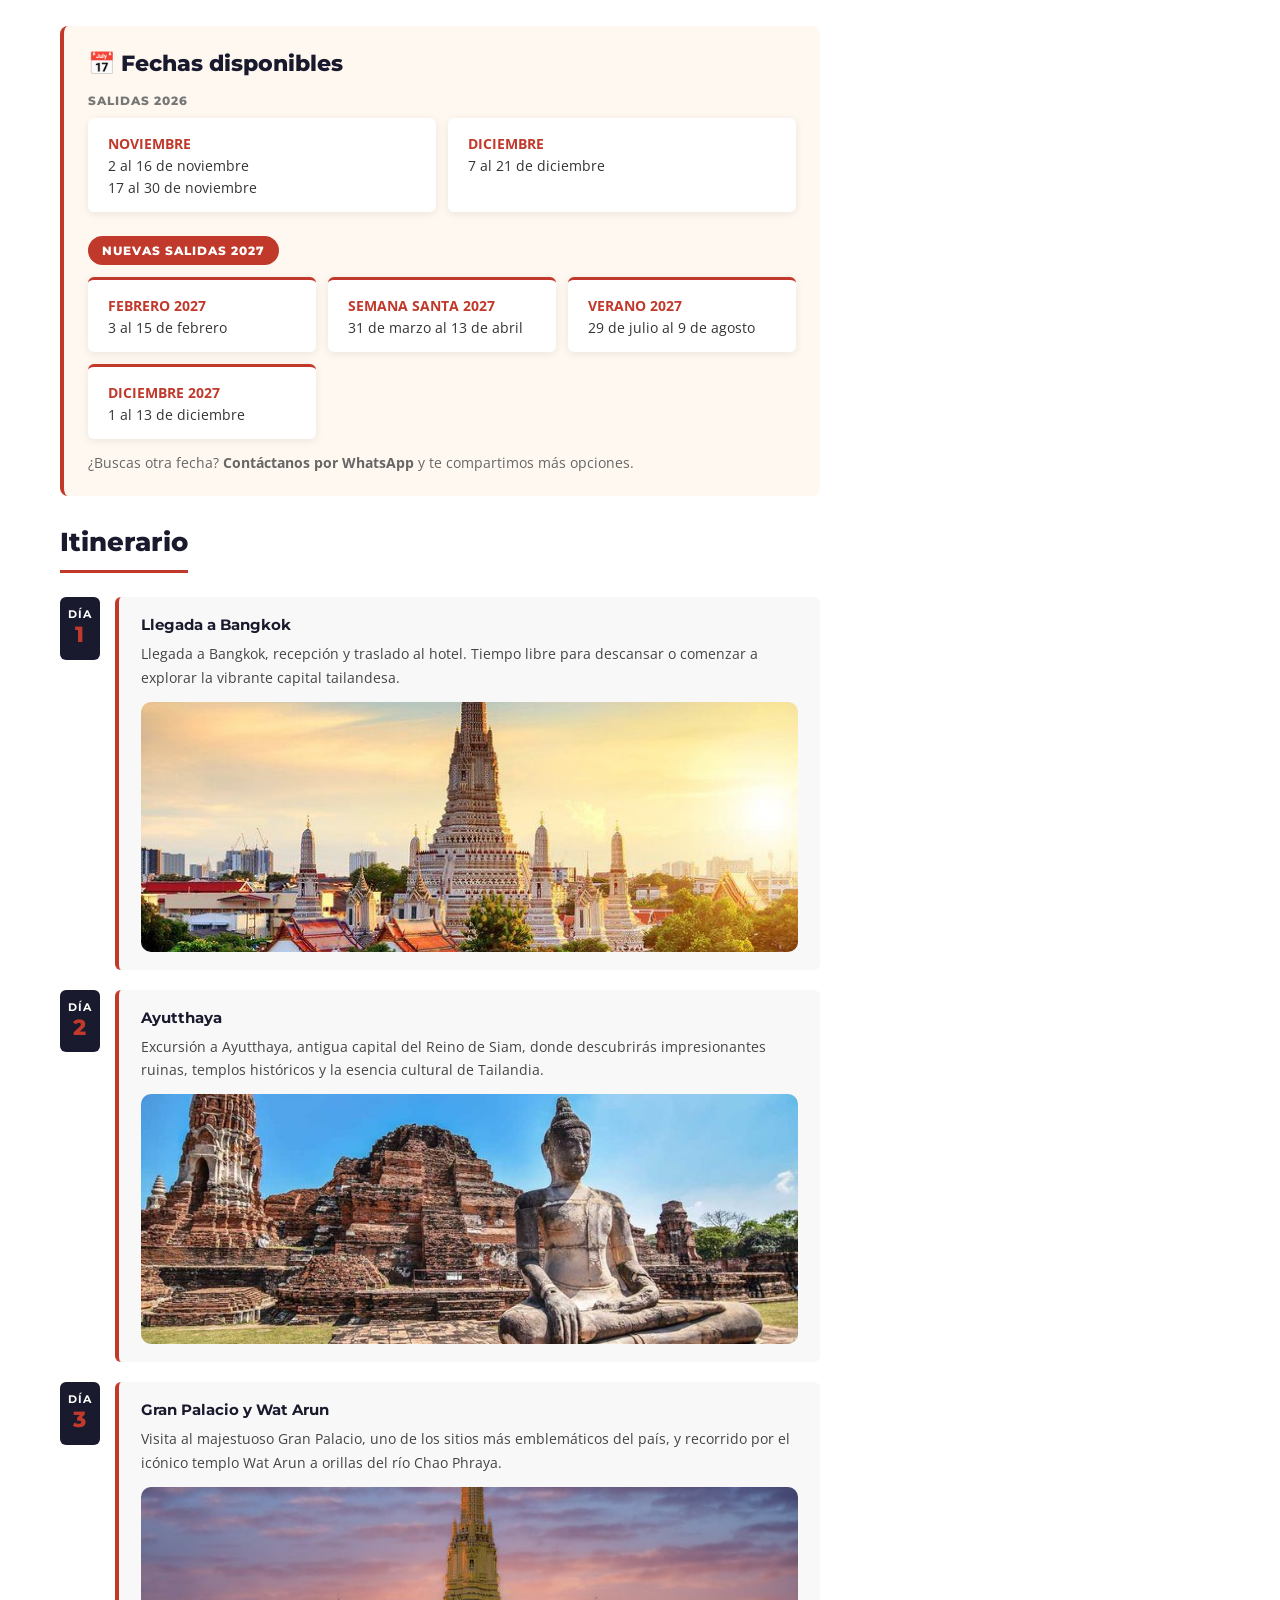
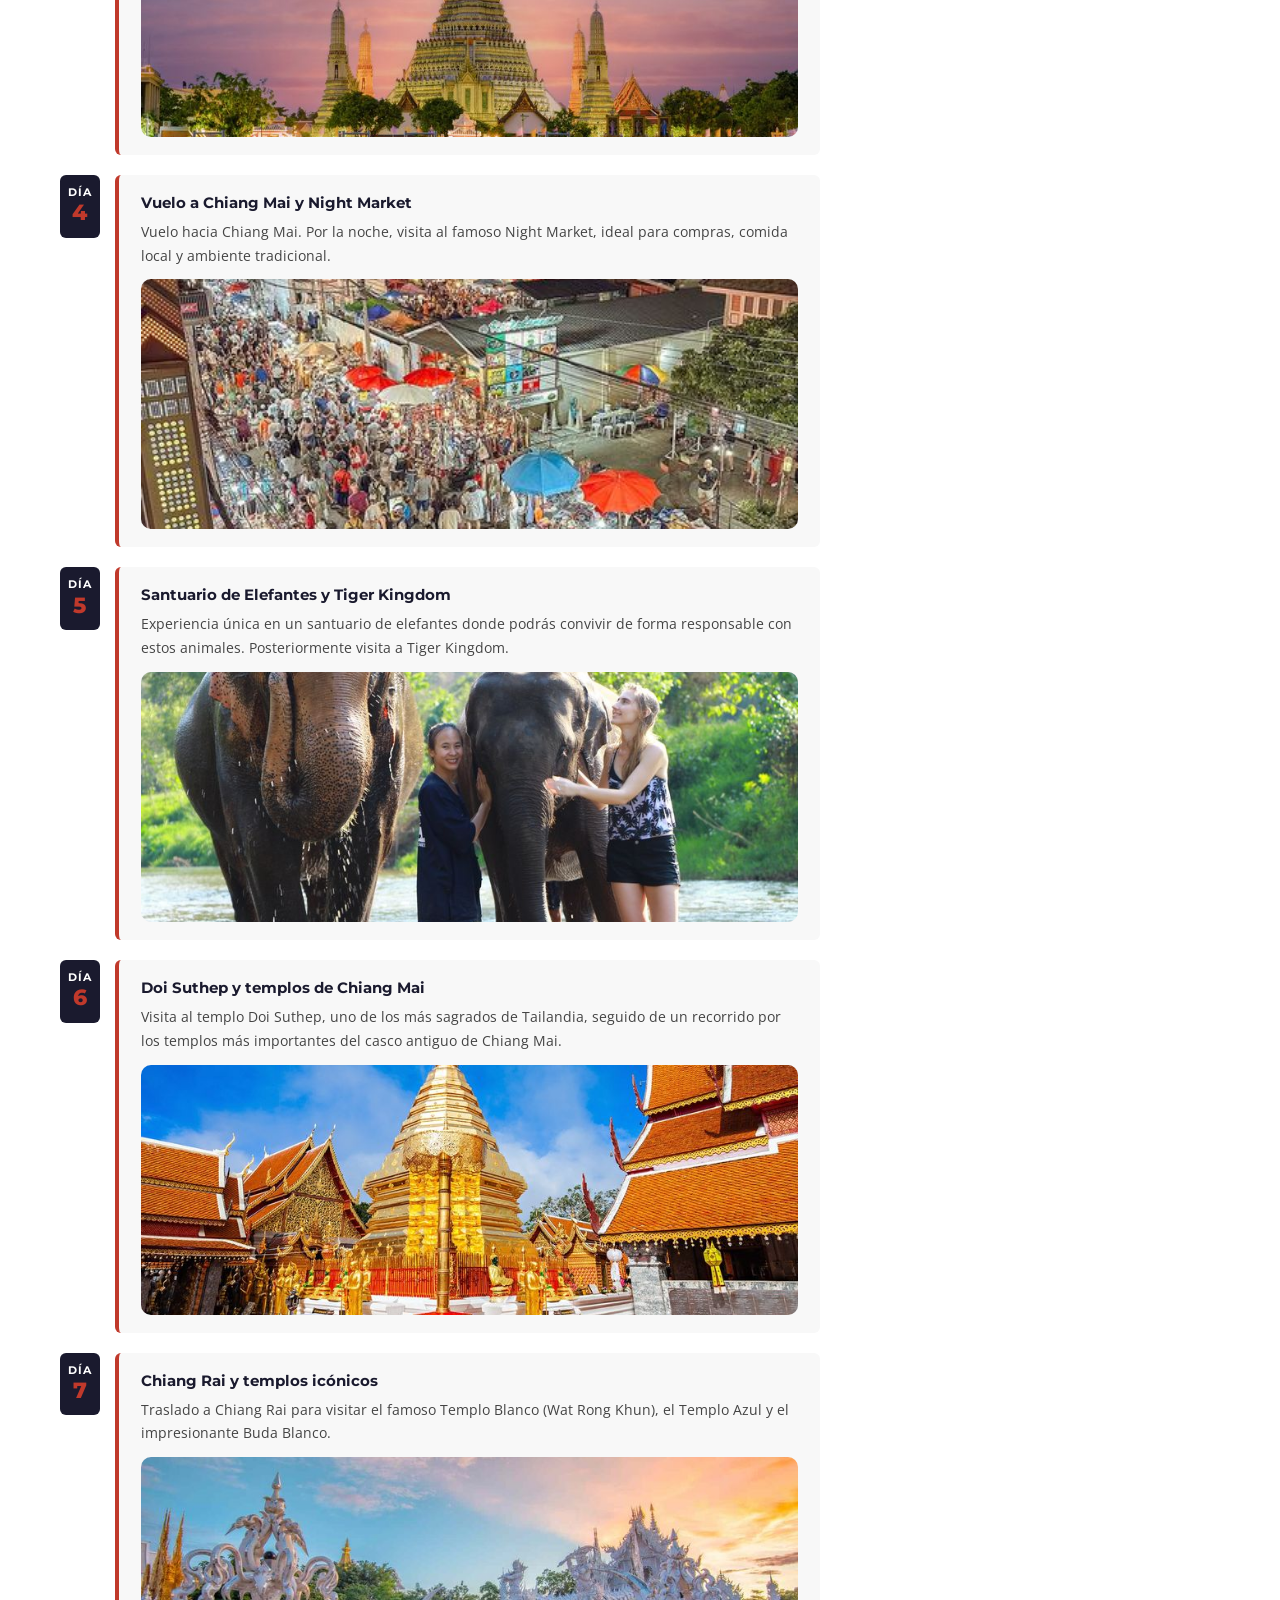
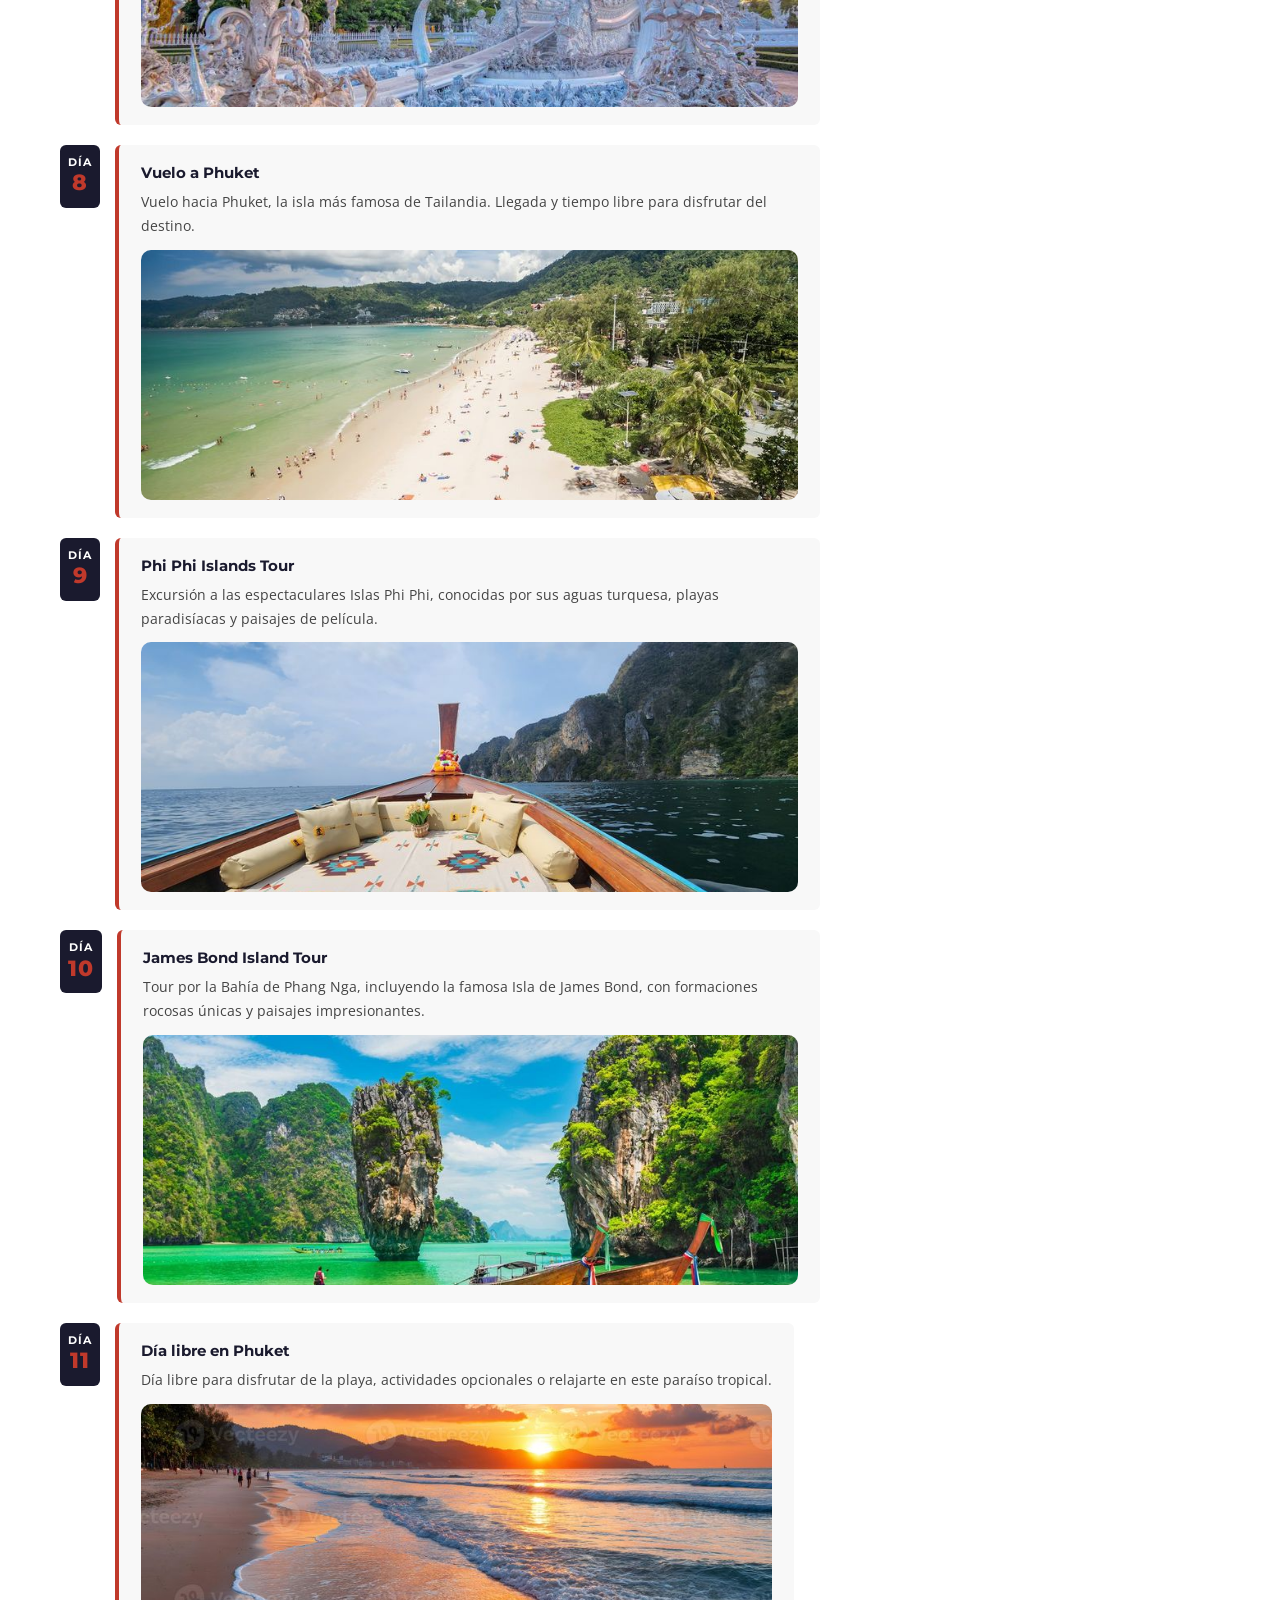
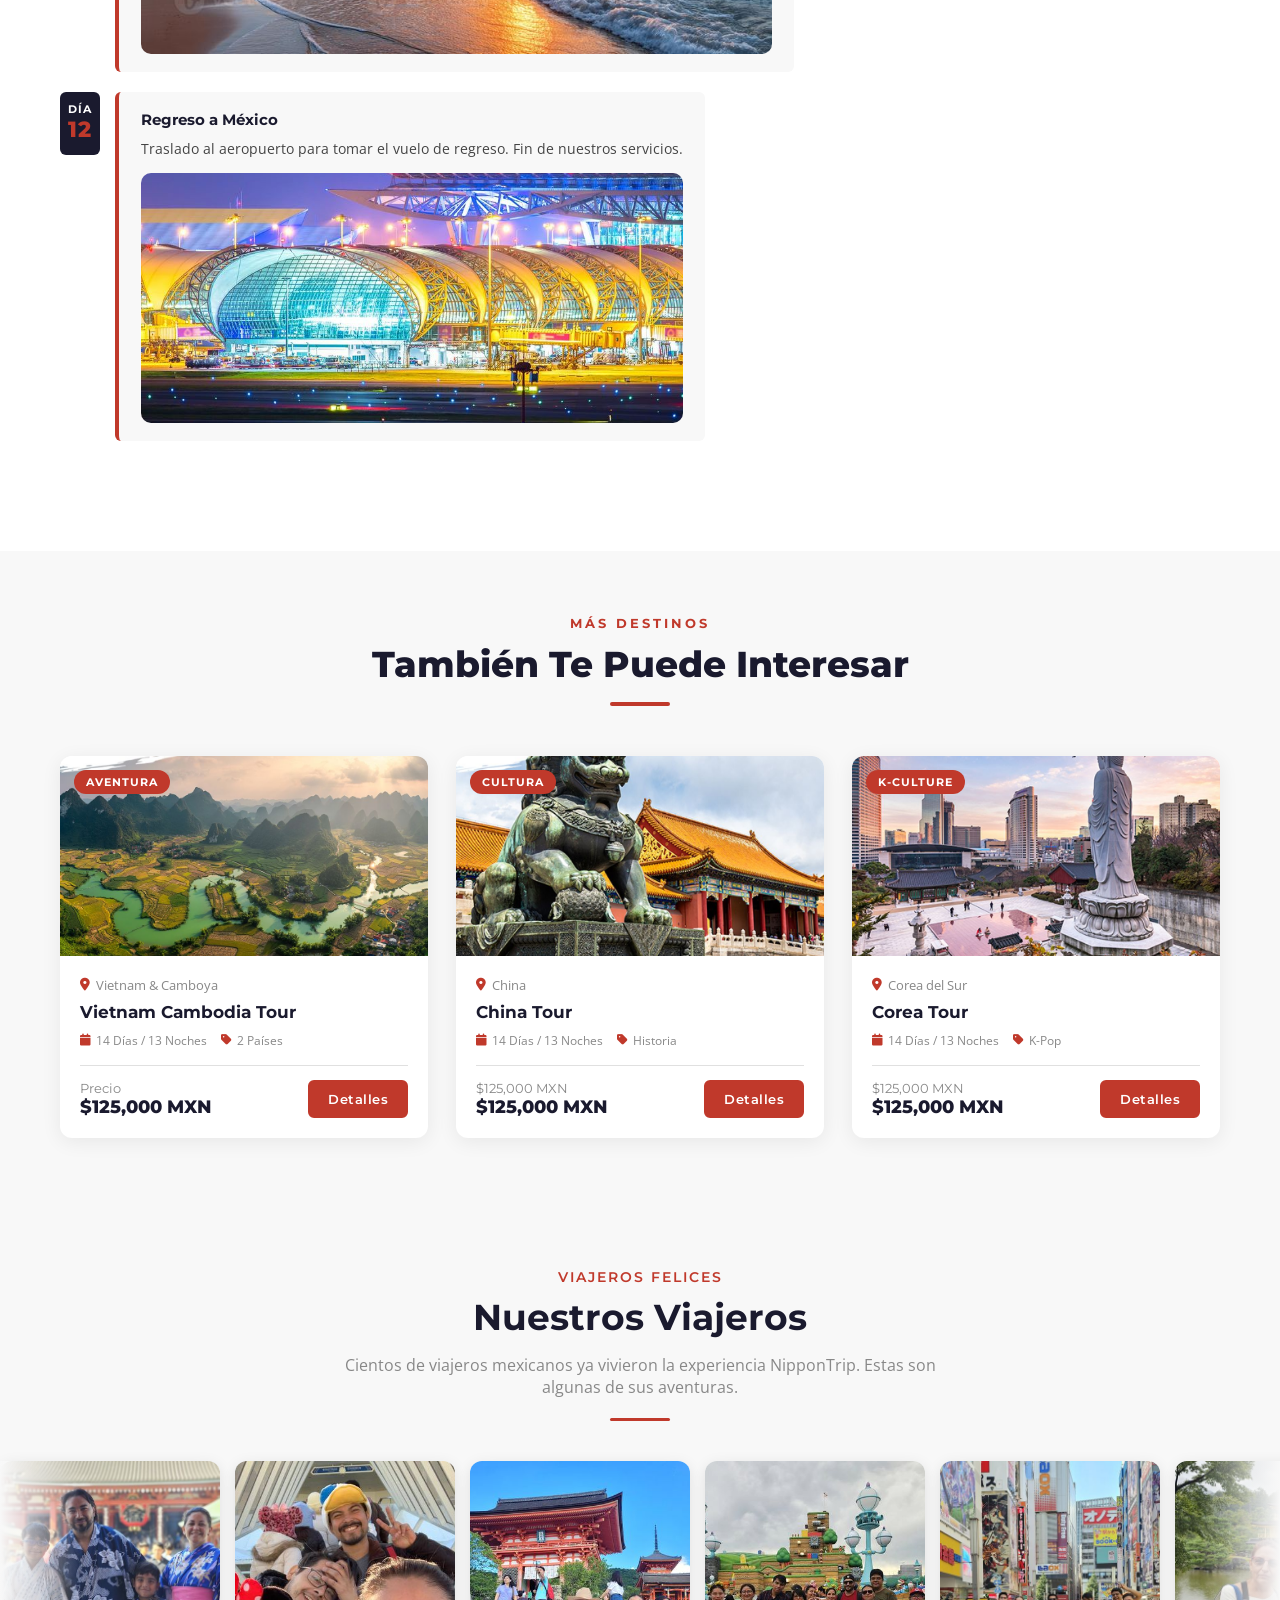
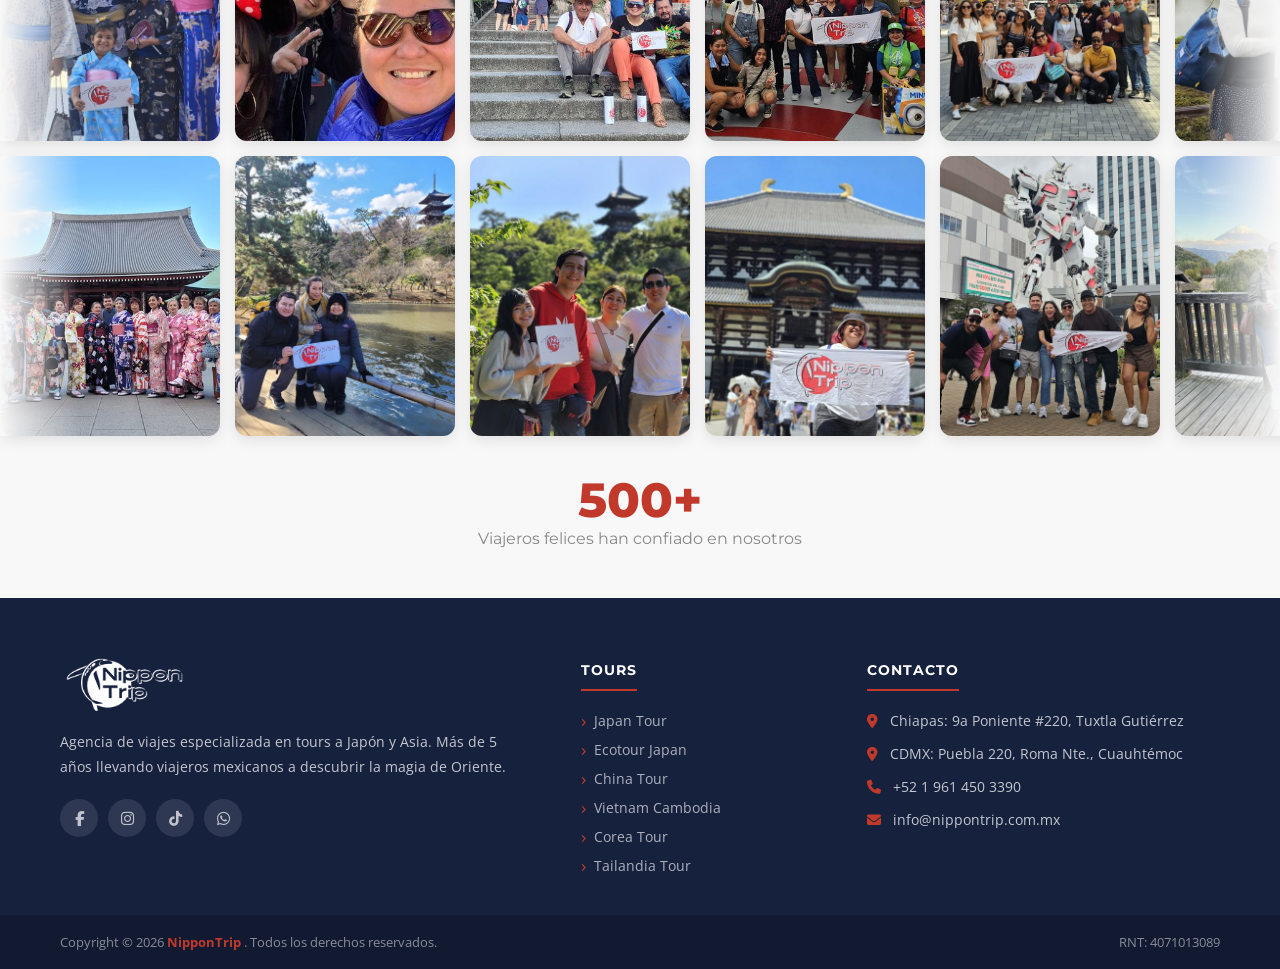
<file: tailandia-tour.html>
<!DOCTYPE html>

<html lang="es">
<head>
<meta charset="utf-8"/>
<meta content="width=device-width, initial-scale=1.0" name="viewport"/>
<meta content="Tour a Tailandia 12 días desde México. Explora Bangkok, Chiang Mai y Phuket. Templos, playas y cultura tailandesa. Vuelo redondo, hoteles y guía en español." name="description"/>
<title>
   Tailandia Tour 12 Días | Bangkok, Chiang Mai, Phuket | NipponTrip
  </title>
<link href="https://fonts.googleapis.com" rel="preconnect"/>
<link crossorigin="" href="https://fonts.gstatic.com" rel="preconnect"/>
<link href="https://fonts.googleapis.com/css2?family=Montserrat:wght@300;400;500;600;700;800&amp;family=Open+Sans:wght@300;400;600&amp;display=swap" rel="stylesheet"/>
<link href="https://cdnjs.cloudflare.com/ajax/libs/font-awesome/6.4.0/css/all.min.css" rel="stylesheet"/>
<link href="images/favicon.png" rel="icon" type="image/png"/>
<style>
   *, *::before, *::after { box-sizing: border-box; margin: 0; padding: 0; }
    :root {
      --primary: #c0392b; --primary-dk: #a93226; --dark: #1a1a2e; --dark2: #16213e;
      --text: #444; --text-light: #888; --white: #ffffff; --light-bg: #f8f8f8;
      --border: #e0e0e0; --radius: 6px; --transition: all 0.35s ease;
    }
    html { scroll-behavior: smooth; }
    body { font-family: 'Open Sans', sans-serif; color: var(--text); background: var(--white); overflow-x: hidden; }
    a { text-decoration: none; color: inherit; }
    img { max-width: 100%; display: block; }
    ul { list-style: none; }
    .container { max-width: 1200px; margin: 0 auto; padding: 0 20px; }
    .btn { display: inline-block; padding: 12px 30px; border-radius: var(--radius); font-family: 'Montserrat', sans-serif; font-weight: 600; font-size: 14px; letter-spacing: 0.5px; cursor: pointer; transition: var(--transition); border: 2px solid transparent; }
    .btn-primary { background: var(--primary); color: #ffffff; border-color: var(--primary); }
    .btn-primary:hover { background: var(--primary-dk); border-color: var(--primary-dk); transform: translateY(-2px); box-shadow: 0 6px 20px rgba(192,57,43,0.4); }
    .btn-whatsapp { background: #25D366; color: var(--white); border-color: #25D366; }
    .btn-whatsapp:hover { background: #1da851; border-color: #1da851; transform: translateY(-2px); }
    .top-bar { background: var(--dark); padding: 8px 0; font-size: 13px; color: rgba(255,255,255,0.7); }
    .top-bar .container { display: flex; justify-content: space-between; align-items: center; flex-wrap: wrap; gap: 8px; }
    .top-bar a { color: rgba(255,255,255,0.7); transition: var(--transition); }
    .top-bar a:hover { color: var(--primary); }
    .top-bar .top-left, .top-bar .top-right { display: flex; align-items: center; gap: 20px; }
    .top-bar i { margin-right: 5px; color: var(--primary); }
    .navbar { position: sticky; top: 0; z-index: 1000; background: var(--white); box-shadow: 0 2px 20px rgba(0,0,0,0.1); transition: var(--transition); }
    .navbar.scrolled { background: rgba(255,255,255,0.97); backdrop-filter: blur(10px); }
    .navbar .container { display: flex; align-items: center; justify-content: space-between; height: 75px; }
    .navbar-logo img { height: 55px; width: auto; }
    .navbar-menu { display: flex; align-items: center; gap: 5px; }
    .navbar-menu > li { position: relative; }
    .navbar-menu > li > a { display: block; padding: 10px 16px; font-family: 'Montserrat', sans-serif; font-size: 13px; font-weight: 600; letter-spacing: 0.5px; text-transform: uppercase; color: var(--dark); border-radius: var(--radius); transition: var(--transition); }
    .navbar-menu > li > a:hover, .navbar-menu > li > a.active { color: var(--primary); background: rgba(232,160,32,0.08); }
    .navbar-menu > li > a i { font-size: 10px; margin-left: 4px; }
    .dropdown-menu { position: absolute; top: calc(100% + 10px); left: 0; background: var(--white); min-width: 220px; border-radius: var(--radius); box-shadow: 0 10px 40px rgba(0,0,0,0.15); opacity: 0; visibility: hidden; transform: translateY(10px); transition: var(--transition); border-top: 3px solid var(--primary); z-index: 100; }
    .navbar-menu > li:hover .dropdown-menu { opacity: 1; visibility: visible; transform: translateY(0); }
    .dropdown-menu li a { display: block; padding: 11px 20px; font-size: 13px; font-weight: 500; color: var(--text); transition: var(--transition); border-bottom: 1px solid var(--border); }
    .dropdown-menu li:last-child a { border-bottom: none; }
    .dropdown-menu li a:hover { color: var(--primary); background: var(--light-bg); padding-left: 26px; }
    
    /* Nav social icons */
    .nav-social { display: flex; align-items: center; gap: 8px; margin-left: 10px; }
    .nav-social a { width: 32px; height: 32px; border-radius: 50%; background: var(--light-bg); display: flex; align-items: center; justify-content: center; font-size: 14px; color: var(--text); transition: var(--transition); }
    .nav-social a:hover { background: var(--primary); color: #ffffff; }
    .navbar-cta { padding: 10px 22px; font-size: 13px; }
    .navbar-toggle { display: none; flex-direction: column; gap: 5px; background: none; border: none; cursor: pointer; padding: 5px; }
    .navbar-toggle span { display: block; width: 24px; height: 2px; background: var(--dark); border-radius: 2px; transition: var(--transition); }
    .page-hero { position: relative; height: 400px; background-size: cover; background-position: center; display: flex; align-items: center; justify-content: center; text-align: center; }
    .page-hero::before { content: ''; position: absolute; inset: 0; background: linear-gradient(135deg, rgba(26,26,46,0.75) 0%, rgba(15,52,96,0.6) 100%); }
    .page-hero-content { position: relative; z-index: 2; color: var(--white); }
    .page-hero-content .badge { display: inline-block; background: var(--primary); color: #ffffff; font-family: 'Montserrat', sans-serif; font-size: 12px; font-weight: 700; letter-spacing: 2px; text-transform: uppercase; padding: 6px 18px; border-radius: 30px; margin-bottom: 16px; }
    .page-hero-content h1 { font-family: 'Montserrat', sans-serif; font-size: 52px; font-weight: 800; line-height: 1.1; margin-bottom: 12px; text-shadow: 0 2px 10px rgba(0,0,0,0.3); }
    .breadcrumb { display: flex; align-items: center; justify-content: center; gap: 8px; font-size: 14px; color: rgba(255,255,255,0.8); }
    .breadcrumb a { color: var(--primary); }
    .breadcrumb i { font-size: 10px; }
    .tour-section { padding: 70px 0; }
    .tour-layout { display: grid; grid-template-columns: 1fr 360px; gap: 40px; align-items: start; }
    .tour-gallery { margin-bottom: 40px; }
    .gallery-main { position: relative; border-radius: 12px; overflow: hidden; height: 420px; margin-bottom: 12px; }
    .gallery-main img { width: 100%; height: 100%; object-fit: cover; }
    .gallery-nav { position: absolute; top: 50%; transform: translateY(-50%); background: rgba(0,0,0,0.5); color: var(--white); border: none; width: 44px; height: 44px; border-radius: 50%; cursor: pointer; font-size: 16px; display: flex; align-items: center; justify-content: center; transition: var(--transition); z-index: 5; }
    .gallery-nav:hover { background: var(--primary); color: #ffffff; }
    .gallery-nav.prev { left: 15px; }
    .gallery-nav.next { right: 15px; }
    .gallery-counter { position: absolute; bottom: 15px; right: 15px; background: rgba(0,0,0,0.6); color: var(--white); font-size: 13px; padding: 4px 12px; border-radius: 20px; }
    .gallery-thumbs { display: grid; grid-template-columns: repeat(5, 1fr); gap: 8px; }
    .gallery-thumb { border-radius: 6px; overflow: hidden; cursor: pointer; height: 70px; border: 2px solid transparent; transition: var(--transition); }
    .gallery-thumb img { width: 100%; height: 100%; object-fit: cover; }
    .gallery-thumb.active, .gallery-thumb:hover { border-color: var(--primary); }
    .includes-section { margin-bottom: 40px; }
    .includes-section h2 { font-family: 'Montserrat', sans-serif; font-size: 26px; font-weight: 800; color: var(--dark); margin-bottom: 20px; padding-bottom: 12px; border-bottom: 3px solid var(--primary); display: inline-block; }
    .includes-grid { display: grid; grid-template-columns: 1fr 1fr; gap: 30px; }
    .includes-list h4 { font-family: 'Montserrat', sans-serif; font-size: 15px; font-weight: 700; color: var(--dark); margin-bottom: 14px; }
    .includes-list ul li { display: flex; align-items: flex-start; gap: 10px; padding: 8px 0; border-bottom: 1px solid var(--border); font-size: 14px; color: var(--text); }
    .includes-list ul li:last-child { border-bottom: none; }
    .includes-list.included ul li i { color: #22c55e; font-size: 16px; flex-shrink: 0; width: 20px; text-align: center; }
    .includes-list.excluded ul li i { color: #ef4444; font-size: 16px; flex-shrink: 0; width: 20px; text-align: center; }
    .itinerary-section { margin-bottom: 40px; }
    .itinerary-section h2 { font-family: 'Montserrat', sans-serif; font-size: 26px; font-weight: 800; color: var(--dark); margin-bottom: 24px; padding-bottom: 12px; border-bottom: 3px solid var(--primary); display: inline-block; }
    .itinerary-item { display: grid; grid-template-columns: 80px 1fr; gap: 20px; margin-bottom: 24px; }
    .day-badge { background: var(--dark); color: var(--white); font-family: 'Montserrat', sans-serif; font-size: 11px; font-weight: 700; letter-spacing: 1px; text-transform: uppercase; padding: 10px 8px; border-radius: var(--radius); text-align: center; line-height: 1.3; height: fit-content; }
    .day-badge span { display: block; font-size: 22px; font-weight: 800; color: var(--primary); }
    .day-content { background: var(--light-bg); border-radius: var(--radius); padding: 18px 22px; border-left: 4px solid var(--primary); }
    .day-content h4 { font-family: 'Montserrat', sans-serif; font-size: 15px; font-weight: 700; color: var(--dark); margin-bottom: 8px; }
    .day-content p { font-size: 14px; color: var(--text); line-height: 1.7; }
    .tour-sidebar { position: sticky; top: 90px; }
    .sidebar-card { background: var(--white); border-radius: 12px; box-shadow: 0 4px 30px rgba(0,0,0,0.1); overflow: hidden; margin-bottom: 24px; }
    .sidebar-card-header { background: var(--dark); padding: 20px 24px; }
    .sidebar-card-header h3 { font-family: 'Montserrat', sans-serif; font-size: 20px; font-weight: 800; color: var(--white); margin-bottom: 6px; }
    .sidebar-card-header .price-label { font-size: 13px; color: rgba(255,255,255,0.6); }
    .sidebar-card-header .price { font-family: 'Montserrat', sans-serif; font-size: 28px; font-weight: 800; color: #ffffff; }
    .sidebar-card-body { padding: 24px; }
    .tour-meta-list { margin-bottom: 20px; }
    .tour-meta-list li { display: flex; align-items: center; gap: 12px; padding: 10px 0; border-bottom: 1px solid var(--border); font-size: 14px; }
    .tour-meta-list li:last-child { border-bottom: none; }
    .tour-meta-list li i { color: var(--primary); width: 18px; text-align: center; }
    .tour-meta-list li strong { color: var(--dark); }
    .sidebar-actions { display: flex; flex-direction: column; gap: 12px; }
    .sidebar-actions .btn { width: 100%; text-align: center; padding: 14px; font-size: 15px; }
    .related-section { padding: 60px 0; background: var(--light-bg); }
    .section-header { text-align: center; margin-bottom: 50px; }
    .section-header .label { display: inline-block; font-family: 'Montserrat', sans-serif; font-size: 13px; font-weight: 700; letter-spacing: 3px; text-transform: uppercase; color: var(--primary); margin-bottom: 12px; }
    .section-header h2 { font-family: 'Montserrat', sans-serif; font-size: 36px; font-weight: 800; color: var(--dark); line-height: 1.2; margin-bottom: 16px; }
    .section-header .divider { width: 60px; height: 4px; background: var(--primary); margin: 16px auto 0; border-radius: 2px; }
    .tours-grid { display: grid; grid-template-columns: repeat(3, 1fr); gap: 28px; }
    .tour-card { background: var(--white); border-radius: 12px; overflow: hidden; box-shadow: 0 4px 20px rgba(0,0,0,0.07); transition: var(--transition); }
    .tour-card:hover { transform: translateY(-8px); box-shadow: 0 16px 40px rgba(0,0,0,0.14); }
    .tour-card-img { position: relative; height: 200px; overflow: hidden; }
    .tour-card-img img { width: 100%; height: 100%; object-fit: cover; transition: transform 0.5s ease; }
    .tour-card:hover .tour-card-img img { transform: scale(1.08); }
    .tour-card-tag { position: absolute; top: 14px; left: 14px; background: var(--primary); color: #ffffff; font-family: 'Montserrat', sans-serif; font-size: 11px; font-weight: 700; letter-spacing: 1px; text-transform: uppercase; padding: 5px 12px; border-radius: 20px; }
    .tour-card-body { padding: 20px; }
    .tour-card-location { display: flex; align-items: center; gap: 6px; font-size: 13px; color: var(--text-light); margin-bottom: 8px; }
    .tour-card-location i { color: var(--primary); }
    .tour-card-body h3 { font-family: 'Montserrat', sans-serif; font-size: 17px; font-weight: 700; color: var(--dark); margin-bottom: 10px; }
    .tour-card-meta { display: flex; gap: 14px; font-size: 12px; color: var(--text-light); margin-bottom: 16px; flex-wrap: wrap; }
    .tour-card-meta span { display: flex; align-items: center; gap: 5px; }
    .tour-card-meta i { color: var(--primary); }
    .tour-card-footer { display: flex; align-items: center; justify-content: space-between; padding-top: 14px; border-top: 1px solid var(--border); }
    .tour-card-price { font-family: 'Montserrat', sans-serif; font-size: 13px; color: var(--text-light); }
    .tour-card-price strong { display: block; font-size: 18px; color: #1a1a2e; font-weight: 800; }
    .tour-card-footer .btn { padding: 9px 18px; font-size: 13px; }
    footer { background: var(--dark2); color: rgba(255,255,255,0.75); }
    .footer-top { padding: 60px 0 40px; }
    .footer-grid { display: grid; grid-template-columns: 2fr 1fr 1.5fr; gap: 50px; }
    .footer-brand img { height: 55px; margin-bottom: 16px; filter: brightness(0) invert(1); }
    .footer-brand p { font-size: 14px; line-height: 1.8; margin-bottom: 20px; }
    .social-links { display: flex; gap: 10px; }
    .social-links a { width: 38px; height: 38px; border-radius: 50%; background: rgba(255,255,255,0.1); display: flex; align-items: center; justify-content: center; font-size: 15px; color: rgba(255,255,255,0.7); transition: var(--transition); }
    .social-links a:hover { background: var(--primary); color: #ffffff; }
    .footer-col h4 { font-family: 'Montserrat', sans-serif; font-size: 14px; font-weight: 700; text-transform: uppercase; letter-spacing: 1px; color: var(--white); margin-bottom: 20px; padding-bottom: 10px; border-bottom: 2px solid var(--primary); display: inline-block; }
    .footer-links { display: flex; flex-direction: column; gap: 10px; }
    .footer-links a { font-size: 14px; color: rgba(255,255,255,0.65); transition: var(--transition); display: flex; align-items: center; gap: 8px; }
    .footer-links a::before { content: '›'; color: var(--primary); font-size: 18px; line-height: 1; }
    .footer-links a:hover { color: var(--primary); padding-left: 5px; }
    .footer-contact-list { display: flex; flex-direction: column; gap: 14px; }
    .footer-contact-list li { display: flex; align-items: flex-start; gap: 12px; font-size: 14px; }
    .footer-contact-list li i { color: var(--primary); margin-top: 3px; flex-shrink: 0; }
    .footer-bottom { background: rgba(0,0,0,0.2); padding: 18px 0; }
    .footer-bottom .container { display: flex; justify-content: space-between; align-items: center; flex-wrap: wrap; gap: 10px; font-size: 13px; color: rgba(255,255,255,0.5); }
    .scroll-top { position: fixed; bottom: 30px; right: 30px; width: 46px; height: 46px; background: var(--primary); color: #ffffff; border: none; border-radius: 50%; cursor: pointer; font-size: 16px; display: flex; align-items: center; justify-content: center; box-shadow: 0 4px 15px rgba(192,57,43,0.4); transition: var(--transition); opacity: 0; visibility: hidden; z-index: 999; }
    .scroll-top.visible { opacity: 1; visibility: visible; }
    .scroll-top:hover { background: var(--primary-dk); transform: translateY(-3px); }
    @media (max-width: 992px) {
      .tour-layout { grid-template-columns: 1fr; }
      .tour-sidebar { position: static; }
      .tours-grid { grid-template-columns: repeat(2, 1fr); }
      .footer-grid { grid-template-columns: 1fr 1fr; }
    }
    @media (max-width: 768px) {
      .navbar-menu { display: none; position: fixed; top: 0; left: 0; right: 0; bottom: 0; background: var(--white); flex-direction: column; align-items: center; justify-content: center; gap: 8px; z-index: 999; }
      .navbar-menu.open { display: flex; }
      .navbar-menu > li > a { font-size: 16px; padding: 14px 30px; }
      .dropdown-menu { position: static; opacity: 1; visibility: visible; transform: none; box-shadow: none; border-top: none; background: var(--light-bg); min-width: auto; width: 100%; }
      .navbar-toggle { display: flex; z-index: 1000; }
      
    /* Nav social icons */
    .nav-social { display: flex; align-items: center; gap: 8px; margin-left: 10px; }
    .nav-social a { width: 32px; height: 32px; border-radius: 50%; background: var(--light-bg); display: flex; align-items: center; justify-content: center; font-size: 14px; color: var(--text); transition: var(--transition); }
    .nav-social a:hover { background: var(--primary); color: #ffffff; }
    .navbar-cta { display: none; }
      .nav-social { display: none; }
      .page-hero-content h1 { font-size: 32px; }
      .gallery-main { height: 260px; }
      .includes-grid { grid-template-columns: 1fr; }
      .itinerary-item { grid-template-columns: 60px 1fr; gap: 12px; }
      .tours-grid { grid-template-columns: 1fr; }
      .footer-grid { grid-template-columns: 1fr; gap: 30px; }
      .top-bar .top-left { display: none; }
    }
  
    /* ===== TRAVELERS GALLERY ===== */
    .travelers-section {
      padding: 70px 0 50px;
      background: var(--light-bg);
      overflow: hidden;
    }
    .travelers-section .section-header {
      text-align: center;
      margin-bottom: 40px;
    }
    .travelers-section .section-header .label {
      color: var(--primary);
      font-weight: 600;
      text-transform: uppercase;
      letter-spacing: 2px;
      font-size: 14px;
      display: block;
      margin-bottom: 10px;
    }
    .travelers-section .section-header h2 {
      font-size: 36px;
      font-weight: 700;
      color: var(--dark);
      margin: 0 0 15px;
    }
    .travelers-section .section-header p {
      color: var(--text-light);
      max-width: 600px;
      margin: 0 auto;
    }
    .travelers-section .section-header .divider {
      width: 60px;
      height: 3px;
      background: var(--primary);
      margin: 20px auto 0;
      border-radius: 2px;
    }
    .marquee-wrapper {
      position: relative;
      width: 100%;
    }
    .marquee-wrapper::before,
    .marquee-wrapper::after {
      content: '';
      position: absolute;
      top: 0;
      bottom: 0;
      width: 80px;
      z-index: 2;
      pointer-events: none;
    }
    .marquee-wrapper::before {
      left: 0;
      background: linear-gradient(to right, var(--light-bg), transparent);
    }
    .marquee-wrapper::after {
      right: 0;
      background: linear-gradient(to left, var(--light-bg), transparent);
    }
    .marquee-track {
      display: flex;
      gap: 15px;
      animation: marqueeScroll 60s linear infinite;
      width: max-content;
    }
    .marquee-track:hover {
      animation-play-state: paused;
    }
    .marquee-row-reverse .marquee-track {
      animation: marqueeScrollReverse 55s linear infinite;
    }
    .marquee-row-reverse .marquee-track:hover {
      animation-play-state: paused;
    }
    .marquee-item {
      flex-shrink: 0;
      width: 220px;
      height: 280px;
      border-radius: 12px;
      overflow: hidden;
      box-shadow: 0 4px 15px rgba(0,0,0,0.1);
      transition: transform 0.3s ease, box-shadow 0.3s ease;
    }
    .marquee-item:hover {
      transform: scale(1.05);
      box-shadow: 0 8px 25px rgba(0,0,0,0.2);
    }
    .marquee-item img {
      width: 100%;
      height: 100%;
      object-fit: cover;
    }
    .marquee-rows {
      display: flex;
      flex-direction: column;
      gap: 15px;
    }
    @keyframes marqueeScroll {
      0% { transform: translateX(0); }
      100% { transform: translateX(-50%); }
    }
    @keyframes marqueeScrollReverse {
      0% { transform: translateX(-50%); }
      100% { transform: translateX(0); }
    }
    .travelers-counter {
      text-align: center;
      margin-top: 40px;
      font-family: 'Montserrat', sans-serif;
    }
    .travelers-counter .big-num {
      font-size: 48px;
      font-weight: 800;
      color: var(--primary);
      line-height: 1;
    }
    .travelers-counter .counter-label {
      font-size: 16px;
      color: var(--text-light);
      margin-top: 5px;
    }
    @media (max-width: 768px) {
      .marquee-item { width: 160px; height: 200px; }
      .travelers-section { padding: 50px 0 40px; }
      .travelers-section .section-header h2 { font-size: 28px; }
      .travelers-counter .big-num { font-size: 36px; }
    }
    @media (max-width: 480px) {
      .marquee-item { width: 130px; height: 170px; }
    }

  
    .day-image { width: 100%; border-radius: 10px; margin-top: 12px; object-fit: cover; max-height: 250px; }
    .itinerary-item { display: flex; gap: 15px; margin-bottom: 20px; align-items: flex-start; }
</style>
<link href="https://nippontrip.com.mx/tailandia-tour.html" rel="canonical"/>
<meta content="es_MX" property="og:locale"/>
<meta content="article" property="og:type"/>
<meta content="Tailandia Tour 12 Días | Bangkok, Chiang Mai, Phuket | NipponTrip" property="og:title"/>
<meta content="Tour a Tailandia 12 días desde México. Explora Bangkok, Chiang Mai y Phuket. Templos, playas y cultura tailandesa. Vuelo redondo, hoteles y guía en español." property="og:description"/>
<meta content="https://nippontrip.com.mx/tailandia-tour.html" property="og:url"/>
<meta content="NipponTrip" property="og:site_name"/>
<meta content="https://nippontrip.com.mx/images/banner/tailandia-tour-banner.jpg" property="og:image"/>
<meta content="1200" property="og:image:width"/>
<meta content="630" property="og:image:height"/>
<meta content="summary_large_image" name="twitter:card"/>
<meta content="Tailandia Tour 12 Días | Bangkok, Chiang Mai, Phuket | NipponTrip" name="twitter:title"/>
<meta content="Tour a Tailandia 12 días desde México. Explora Bangkok, Chiang Mai y Phuket. Templos, playas y cultura tailandesa. Vuelo redondo, hoteles y guía en español." name="twitter:description"/>
<meta content="https://nippontrip.com.mx/images/banner/tailandia-tour-banner.jpg" name="twitter:image"/>
<script type="application/ld+json">
   {
    "@context": "https://schema.org",
    "@type": "TouristTrip",
    "name": "Tailandia Tour - NipponTrip",
    "description": "Tailandia Tour - NipponTrip. 14 Días / 13 Noches descubriendo Tailandia.",
    "url": "https://nippontrip.com.mx/tailandia-tour.html",
    "image": "https://nippontrip.com.mx/images/banner/tailandia-tour-banner.jpg"
  }
  </script>
</head>
<body>
<div class="top-bar">
<div class="container">
<div class="top-left">
<span>
<i class="fas fa-phone">
</i>
      +52 1 961 450 3390
     </span>
<span>
<i class="fas fa-envelope">
</i>
      info@nippontrip.com.mx
     </span>
</div>
<div class="top-right">
<a href="packages.html">
<i class="fas fa-suitcase">
</i>
      Tours y Paquetes
     </a>
<a href="contact.html">
<i class="fas fa-headset">
</i>
      Contáctanos
     </a>
</div>
</div>
</div>
<nav class="navbar" id="navbar">
<div class="container">
<a class="navbar-logo" href="index.html">
<img alt="NipponTrip" src="images/logo.png"/>
</a>
<ul class="navbar-menu" id="navMenu">
<li>
<a href="index.html">
       Inicio
      </a>
</li>
<li>
<a class="active" href="#">
       Tours
       <i class="fas fa-chevron-down">
</i>
</a>
<ul class="dropdown-menu">
<li>
<a href="japan-tour.html">
         Japan Tour
        </a>
</li>
<li>
<a href="ecotour-japan.html">
         Ecotour Japan
        </a>
</li>
<li>
<a href="china-tour.html">
         China Tour
        </a>
</li>
<li>
<a href="vietnam-cambodia-tour.html">
         Vietnam Cambodia Tour
        </a>
</li>
<li>
<a href="corea-tour.html">
         Corea Tour
        </a>
</li>
<li>
<a href="tailandia-tour.html">
         Tailandia Tour
        </a>
</li>
</ul>
</li>
<li>
<a href="about-us.html">
       Nosotros
      </a>
</li>
<li>
<a href="contact.html">
       Contacto
      </a>
</li>
</ul>
<div class="nav-social">
<a aria-label="Facebook" href="https://www.facebook.com/tripnippon" rel="noopener" target="_blank"><i class="fab fa-facebook-f"></i></a>
<a aria-label="Instagram" href="https://www.instagram.com/tripnippon/" rel="noopener" target="_blank"><i class="fab fa-instagram"></i></a>
<a aria-label="TikTok" href="https://www.tiktok.com/@nippontrip" rel="noopener" target="_blank"><i class="fab fa-tiktok"></i></a>
</div>
<a class="btn btn-primary navbar-cta" href="contact.html">
     Reservar Ahora
    </a>
<button aria-label="Menú" class="navbar-toggle" id="navToggle">
<span>
</span>
<span>
</span>
<span>
</span>
</button>
</div>
</nav>
<div class="page-hero" style="background-image: url('images/banner/tailandia-banner.jpg');">
<div class="page-hero-content">
<span class="badge">
     Paraíso
    </span>
<h1>
     Tailandia Tour
    </h1>
<div class="breadcrumb">
<a href="index.html">
      Inicio
     </a>
<i class="fas fa-chevron-right">
</i>
<a href="packages.html">
      Tours
     </a>
<i class="fas fa-chevron-right">
</i>
<span>
      Tailandia Tour
     </span>
</div>
</div>
</div>
<section class="tour-section">
<div class="container">
<div class="tour-layout">
<div class="tour-main">
<div class="tour-gallery">
<div class="gallery-main">
<img alt="Tailandia Tour" id="mainImg" src="images/tour/tailandia/tour-slide-1.jpg"/>
<button class="gallery-nav prev" id="prevBtn">
<i class="fas fa-chevron-left">
</i>
</button>
<button class="gallery-nav next" id="nextBtn">
<i class="fas fa-chevron-right">
</i>
</button>
<div class="gallery-counter">
<span id="currentImg">
          1
         </span>
         / 10
        </div>
</div>
<div class="gallery-thumbs">
<div class="gallery-thumb active" data-index="0">
<img alt="" src="images/tour/tailandia/tour-thumb-1.jpg"/>
</div>
<div class="gallery-thumb" data-index="1">
<img alt="" src="images/tour/tailandia/tour-thumb-2.jpg"/>
</div>
<div class="gallery-thumb" data-index="2">
<img alt="" src="images/tour/tailandia/tour-thumb-3.jpg"/>
</div>
<div class="gallery-thumb" data-index="3">
<img alt="" src="images/tour/tailandia/tour-thumb-4.jpg"/>
</div>
<div class="gallery-thumb" data-index="4">
<img alt="" src="images/tour/tailandia/tour-thumb-5.jpg"/>
</div>
<div class="gallery-thumb" data-index="5">
<img alt="" src="images/tour/tailandia/tour-thumb-6.jpg"/>
</div>
<div class="gallery-thumb" data-index="6">
<img alt="" src="images/tour/tailandia/tour-thumb-7.jpg"/>
</div>
<div class="gallery-thumb" data-index="7">
<img alt="" src="images/tour/tailandia/tour-thumb-8.jpg"/>
</div>
<div class="gallery-thumb" data-index="8">
<img alt="" src="images/tour/tailandia/tour-thumb-9.jpg"/>
</div>
<div class="gallery-thumb" data-index="9">
<img alt="" src="images/tour/tailandia/tour-thumb-10.jpg"/>
</div>
</div>
</div>
<div class="includes-section">
<h2>
        ¿Qué incluye?
       </h2>
<div class="includes-grid">
<div class="includes-list included">
<h4>
          Incluye
         </h4>
<ul>
<li><i class="fas fa-plane"></i><span>Vuelo redondo México - Tailandia</span></li>
<li><i class="fas fa-hotel"></i><span>Hospedaje en hotel</span></li>
<li><i class="fas fa-hotel"></i><span>Desayunos en hotel</span></li>
<li><i class="fas fa-user-tie"></i><span>Guía Turístico en español</span></li>
<li><i class="fas fa-bus"></i><span>Traslados incluidos</span></li>
<li><i class="fas fa-ticket-alt"></i><span>Accesos a los sitios del itinerario</span></li>
<li><i class="fas fa-wifi"></i><span>Internet Móvil</span></li>
<li><i class="fas fa-shield-alt"></i><span>Seguro de Viajero</span></li>
</ul>
</div>
<div class="includes-list excluded">
<h4>
          No incluye
         </h4>
<ul>
<li><i class="fas fa-times-circle"></i><span>Accesos a sitios no mencionados</span></li>
<li><i class="fas fa-times-circle"></i><span>Alimentos no mencionados</span></li>
</ul>
</div>
</div>
</div>
<div class="dates-section" style="margin-bottom:30px; padding:24px; background:#fff8f0; border-radius:8px; border-left:4px solid var(--primary);">
<h2 style="font-family:'Montserrat',sans-serif; font-size:22px; font-weight:800; color:var(--dark); margin-bottom:16px;">📅 Fechas disponibles</h2>
<p style="font-family:'Montserrat',sans-serif; font-size:12px; font-weight:800; letter-spacing:1px; color:#777; margin:0 0 10px;">SALIDAS 2026</p>
<div style="display:grid; grid-template-columns:repeat(auto-fit, minmax(220px, 1fr)); gap:12px;">
<div style="background:white; padding:14px 20px; border-radius:6px; box-shadow:0 2px 8px rgba(0,0,0,0.08);">
<strong style="color:var(--primary); font-size:14px;">NOVIEMBRE</strong><br/>
<span style="font-size:14px; color:#333;">2 al 16 de noviembre</span><br/>
<span style="font-size:14px; color:#333;">17 al 30 de noviembre</span>
</div>
<div style="background:white; padding:14px 20px; border-radius:6px; box-shadow:0 2px 8px rgba(0,0,0,0.08);">
<strong style="color:var(--primary); font-size:14px;">DICIEMBRE</strong><br/>
<span style="font-size:14px; color:#333;">7 al 21 de diciembre</span>
</div>
</div>
<div style="display:inline-block; margin:24px 0 12px; padding:7px 14px; background:var(--primary); color:#fff; border-radius:20px; font-family:'Montserrat',sans-serif; font-size:12px; font-weight:800; letter-spacing:1px;">NUEVAS SALIDAS 2027</div>
<div style="display:grid; grid-template-columns:repeat(auto-fit, minmax(220px, 1fr)); gap:12px;">
<div style="background:#fff; padding:14px 20px; border-radius:6px; box-shadow:0 2px 8px rgba(0,0,0,0.08); border-top:3px solid var(--primary);">
<strong style="color:var(--primary); font-size:14px;">FEBRERO 2027</strong><br/>
<span style="font-size:14px; color:#333;">3 al 15 de febrero</span>
</div>
<div style="background:#fff; padding:14px 20px; border-radius:6px; box-shadow:0 2px 8px rgba(0,0,0,0.08); border-top:3px solid var(--primary);">
<strong style="color:var(--primary); font-size:14px;">SEMANA SANTA 2027</strong><br/>
<span style="font-size:14px; color:#333;">31 de marzo al 13 de abril</span>
</div>
<div style="background:#fff; padding:14px 20px; border-radius:6px; box-shadow:0 2px 8px rgba(0,0,0,0.08); border-top:3px solid var(--primary);">
<strong style="color:var(--primary); font-size:14px;">VERANO 2027</strong><br/>
<span style="font-size:14px; color:#333;">29 de julio al 9 de agosto</span>
</div>
<div style="background:#fff; padding:14px 20px; border-radius:6px; box-shadow:0 2px 8px rgba(0,0,0,0.08); border-top:3px solid var(--primary);">
<strong style="color:var(--primary); font-size:14px;">DICIEMBRE 2027</strong><br/>
<span style="font-size:14px; color:#333;">1 al 13 de diciembre</span>
</div>
</div>
<p style="margin-top:14px; font-size:14px; color:#666;">¿Buscas otra fecha? <strong>Contáctanos por WhatsApp</strong> y te compartimos más opciones.</p>
</div>
<div class="itinerary-section">
<h2>
        Itinerario
       </h2>
<div class="itinerary-item">
<div class="day-badge">
         DÍA
         <span>
          1
         </span>
</div>
<div class="day-content">
<h4>
          Llegada a Bangkok
         </h4>
<p>
          Llegada a Bangkok, recepción y traslado al hotel. Tiempo libre para descansar o comenzar a explorar la vibrante capital tailandesa.
         </p><img alt="Panorámica de Bangkok, Tailandia" class="day-image" loading="lazy" src="itinerario-img/thai-d1.jpg"/>
</div>
</div>
<div class="itinerary-item">
<div class="day-badge">
         DÍA
         <span>
          2
         </span>
</div>
<div class="day-content">
<h4>
          Ayutthaya
         </h4>
<p>
          Excursión a Ayutthaya, antigua capital del Reino de Siam, donde descubrirás impresionantes ruinas, templos históricos y la esencia cultural de Tailandia.
         </p><img alt="Ruinas de Ayutthaya, Tailandia" class="day-image" loading="lazy" src="itinerario-img/thai-d2.jpg"/>
</div>
</div>
<div class="itinerary-item">
<div class="day-badge">
         DÍA
         <span>
          3
         </span>
</div>
<div class="day-content">
<h4>
          Gran Palacio y Wat Arun
         </h4>
<p>
          Visita al majestuoso Gran Palacio, uno de los sitios más emblemáticos del país, y recorrido por el icónico templo Wat Arun a orillas del río Chao Phraya.
         </p><img alt="Gran Palacio, Bangkok" class="day-image" loading="lazy" src="itinerario-img/thai-d3.jpg"/>
</div>
</div>
<div class="itinerary-item">
<div class="day-badge">
         DÍA
         <span>
          4
         </span>
</div>
<div class="day-content">
<h4>
          Vuelo a Chiang Mai y Night Market
         </h4>
<p>
          Vuelo hacia Chiang Mai. Por la noche, visita al famoso Night Market, ideal para compras, comida local y ambiente tradicional.
         </p><img alt="Night Market, Chiang Mai" class="day-image" loading="lazy" src="itinerario-img/thai-d4.jpg"/>
</div>
</div>
<div class="itinerary-item">
<div class="day-badge">
         DÍA
         <span>
          5
         </span>
</div>
<div class="day-content">
<h4>
          Santuario de Elefantes y Tiger Kingdom
         </h4>
<p>
          Experiencia única en un santuario de elefantes donde podrás convivir de forma responsable con estos animales. Posteriormente visita a Tiger Kingdom.
         </p><img alt="Santuario de elefantes, Chiang Mai" class="day-image" loading="lazy" src="itinerario-img/thai-d5.jpg"/>
</div>
</div>
<div class="itinerary-item">
<div class="day-badge">
         DÍA
         <span>
          6
         </span>
</div>
<div class="day-content">
<h4>
          Doi Suthep y templos de Chiang Mai
         </h4>
<p>
          Visita al templo Doi Suthep, uno de los más sagrados de Tailandia, seguido de un recorrido por los templos más importantes del casco antiguo de Chiang Mai.
         </p><img alt="Templo Doi Suthep, Chiang Mai" class="day-image" loading="lazy" src="itinerario-img/thai-d6.jpg"/>
</div>
</div>
<div class="itinerary-item">
<div class="day-badge">
         DÍA
         <span>
          7
         </span>
</div>
<div class="day-content">
<h4>
          Chiang Rai y templos icónicos
         </h4>
<p>
          Traslado a Chiang Rai para visitar el famoso Templo Blanco (Wat Rong Khun), el Templo Azul y el impresionante Buda Blanco.
         </p><img alt="Templo Blanco, Chiang Rai" class="day-image" loading="lazy" src="itinerario-img/thai-d7.jpg"/>
</div>
</div>
<div class="itinerary-item">
<div class="day-badge">
         DÍA
         <span>
          8
         </span>
</div>
<div class="day-content">
<h4>
          Vuelo a Phuket
         </h4>
<p>
          Vuelo hacia Phuket, la isla más famosa de Tailandia. Llegada y tiempo libre para disfrutar del destino.
         </p><img alt="Playa de Phuket, Tailandia" class="day-image" loading="lazy" src="itinerario-img/thai-d8.jpg"/>
</div>
</div>
<div class="itinerary-item">
<div class="day-badge">
         DÍA
         <span>
          9
         </span>
</div>
<div class="day-content">
<h4>
          Phi Phi Islands Tour
         </h4>
<p>
          Excursión a las espectaculares Islas Phi Phi, conocidas por sus aguas turquesa, playas paradisíacas y paisajes de película.
         </p><img alt="Islas Phi Phi, Tailandia" class="day-image" loading="lazy" src="itinerario-img/thai-d9.jpg"/>
</div>
</div>
<div class="itinerary-item">
<div class="day-badge">
         DÍA
         <span>
          10
         </span>
</div>
<div class="day-content">
<h4>
          James Bond Island Tour
         </h4>
<p>
          Tour por la Bahía de Phang Nga, incluyendo la famosa Isla de James Bond, con formaciones rocosas únicas y paisajes impresionantes.
         </p><img alt="Isla de James Bond, Bahía de Phang Nga" class="day-image" loading="lazy" src="itinerario-img/thai-d10.jpg"/>
</div>
</div>
<div class="itinerary-item">
<div class="day-badge">
         DÍA
         <span>
          11
         </span>
</div>
<div class="day-content">
<h4>
          Día libre en Phuket
         </h4>
<p>
          Día libre para disfrutar de la playa, actividades opcionales o relajarte en este paraíso tropical.
         </p><img alt="Playa tropical de Phuket" class="day-image" loading="lazy" src="itinerario-img/thai-d11.jpg"/>
</div>
</div>
<div class="itinerary-item">
<div class="day-badge">
         DÍA
         <span>
          12
         </span>
</div>
<div class="day-content">
<h4>
          Regreso a México
         </h4>
<p>
          Traslado al aeropuerto para tomar el vuelo de regreso. Fin de nuestros servicios.
         </p><img alt="Aeropuerto de Tailandia" class="day-image" loading="lazy" src="itinerario-img/thai-d12.jpg"/>
</div>
</div>
</div>
</div>
<div class="tour-sidebar">
<div class="sidebar-card">
<div class="sidebar-card-header">
<h3>
         Tailandia Tour
        </h3>
<div class="price-label">
         Precio desde
        </div>
<div class="price">$89,000 MXN</div>
</div>
<div class="sidebar-card-body">
<ul class="tour-meta-list">
<li>
<i class="fas fa-calendar-alt">
</i>
<span>
<strong>
            Duración:
           </strong>
           14 Días / 13 Noches
          </span>
</li>
<li>
<i class="fas fa-map-marker-alt">
</i>
<span>
<strong>
            Destino:
           </strong>
           Tailandia
          </span>
</li>
<li>
<i class="fas fa-users">
</i>
<span>
<strong>
            Tipo:
           </strong>
           Grupo
          </span>
</li>
<li>
<i class="fas fa-plane">
</i>
<span>
<strong>
            Vuelo:
           </strong>
           Redondo desde México
          </span>
</li>
<li>
<i class="fas fa-hotel">
</i>
<span>
<strong>
            Hotel:
           </strong>
           Hotel
          </span>
</li>
<li>
<i class="fas fa-language">
</i>
<span>
<strong>
            Guía:
           </strong>
           En español
          </span>
</li>
<li>
<i class="fas fa-credit-card">
</i>
<span>
<strong>
            Pago:
           </strong>
           Hasta 12 MSI
          </span>
</li>
</ul>
<div class="sidebar-actions">
<a class="btn btn-whatsapp" href="https://wa.me/5219614503390?text=%C2%A1Hola%21%20%F0%9F%87%B9%F0%9F%87%AD%20Me%20interesa%20el%20paquete%20%23TailandiaTour.%20%C2%BFTienen%20salidas%20pr%C3%B3ximas%3F%20%F0%9F%8F%9D%EF%B8%8F" target="_blank">
<i class="fab fa-whatsapp">
</i>
          Consultar por WhatsApp
         </a>
<a class="btn btn-primary" href="contact.html">
<i class="fas fa-paper-plane">
</i>
          Solicitar Información
         </a>
</div>
</div>
</div>
<div class="sidebar-card">
<div class="sidebar-card-header">
<h3>
         Otros Tours
        </h3>
</div>
<div class="sidebar-card-body" style="padding:16px 20px;">
<div style="display:flex;flex-direction:column;gap:10px;">
<a href="vietnam-cambodia-tour.html" onmouseout="this.style.background='var(--light-bg)'" onmouseover="this.style.background='rgba(232,160,32,0.1)'" style="display:flex;align-items:center;gap:12px;padding:10px;border-radius:6px;background:var(--light-bg);transition:var(--transition);">
<img alt="Vietnam Cambodia Tour" src="images/gallery/vietnamcambodiatour-card.jpg" style="width:60px;height:45px;object-fit:cover;border-radius:4px;flex-shrink:0;"/>
<div>
<strong style="font-family:'Montserrat',sans-serif;font-size:13px;color:var(--dark);">
            Vietnam Cambodia Tour
           </strong>
<br/>
<span style="font-size:12px;color:var(--text-light);">
            14 Días / 13 Noches
           </span>
</div>
</a>
<a href="china-tour.html" onmouseout="this.style.background='var(--light-bg)'" onmouseover="this.style.background='rgba(232,160,32,0.1)'" style="display:flex;align-items:center;gap:12px;padding:10px;border-radius:6px;background:var(--light-bg);transition:var(--transition);">
<img alt="China Tour" src="images/gallery/chinatour-card.jpg" style="width:60px;height:45px;object-fit:cover;border-radius:4px;flex-shrink:0;"/>
<div>
<strong style="font-family:'Montserrat',sans-serif;font-size:13px;color:var(--dark);">
            China Tour
           </strong>
<br/>
<span style="font-size:12px;color:var(--text-light);">
            14 Días / 13 Noches
           </span>
</div>
</a>
<a href="corea-tour.html" onmouseout="this.style.background='var(--light-bg)'" onmouseover="this.style.background='rgba(232,160,32,0.1)'" style="display:flex;align-items:center;gap:12px;padding:10px;border-radius:6px;background:var(--light-bg);transition:var(--transition);">
<img alt="Corea Tour" src="images/gallery/coreatour-card.jpg" style="width:60px;height:45px;object-fit:cover;border-radius:4px;flex-shrink:0;"/>
<div>
<strong style="font-family:'Montserrat',sans-serif;font-size:13px;color:var(--dark);">
            Corea Tour
           </strong>
<br/>
<span style="font-size:12px;color:var(--text-light);">
            14 Días / 13 Noches
           </span>
</div>
</a>
</div>
</div>
</div>
</div>
</div>
</div>
</section>
<section class="related-section">
<div class="container">
<div class="section-header">
<span class="label">
      Más Destinos
     </span>
<h2>
      También Te Puede Interesar
     </h2>
<div class="divider">
</div>
</div>
<div class="tours-grid">
<div class="tour-card">
<div class="tour-card-img">
<img alt="Vietnam Cambodia Tour" src="images/gallery/vietnamcambodiatour-card.jpg"/>
<span class="tour-card-tag">
        Aventura
       </span>
</div>
<div class="tour-card-body">
<div class="tour-card-location">
<i class="fas fa-map-marker-alt">
</i>
        Vietnam &amp; Camboya
       </div>
<h3>
<a href="vietnam-cambodia-tour.html">
         Vietnam Cambodia Tour
        </a>
</h3>
<div class="tour-card-meta">
<span>
<i class="fas fa-calendar">
</i>
         14 Días / 13 Noches
        </span>
<span>
<i class="fas fa-tag">
</i>
         2 Países
        </span>
</div>
<div class="tour-card-footer">
<div class="tour-card-price">
<span>
          Precio
         </span>
<strong>
          $125,000 MXN
         </strong>
</div>
<a class="btn btn-primary" href="vietnam-cambodia-tour.html">
         Detalles
        </a>
</div>
</div>
</div>
<div class="tour-card">
<div class="tour-card-img">
<img alt="China Tour" src="images/gallery/chinatour-card.jpg"/>
<span class="tour-card-tag">
        Cultura
       </span>
</div>
<div class="tour-card-body">
<div class="tour-card-location">
<i class="fas fa-map-marker-alt">
</i>
        China
       </div>
<h3>
<a href="china-tour.html">
         China Tour
        </a>
</h3>
<div class="tour-card-meta">
<span>
<i class="fas fa-calendar">
</i>
         14 Días / 13 Noches
        </span>
<span>
<i class="fas fa-tag">
</i>
         Historia
        </span>
</div>
<div class="tour-card-footer">
<div class="tour-card-price">
<span>$125,000 MXN</span>
<strong>
          $125,000 MXN
         </strong>
</div>
<a class="btn btn-primary" href="china-tour.html">
         Detalles
        </a>
</div>
</div>
</div>
<div class="tour-card">
<div class="tour-card-img">
<img alt="Corea Tour" src="images/gallery/coreatour-card.jpg"/>
<span class="tour-card-tag">
        K-Culture
       </span>
</div>
<div class="tour-card-body">
<div class="tour-card-location">
<i class="fas fa-map-marker-alt">
</i>
        Corea del Sur
       </div>
<h3>
<a href="corea-tour.html">
         Corea Tour
        </a>
</h3>
<div class="tour-card-meta">
<span>
<i class="fas fa-calendar">
</i>
         14 Días / 13 Noches
        </span>
<span>
<i class="fas fa-tag">
</i>
         K-Pop
        </span>
</div>
<div class="tour-card-footer">
<div class="tour-card-price">
<span>$125,000 MXN</span>
<strong>
          $125,000 MXN
         </strong>
</div>
<a class="btn btn-primary" href="corea-tour.html">
         Detalles
        </a>
</div>
</div>
</div>
</div>
</div>
</section>
<!-- ============================================================
       TRAVELERS GALLERY
  ============================================================ -->
<section class="travelers-section" id="viajeros">
<div class="section-header">
<span class="label">Viajeros Felices</span>
<h2>Nuestros Viajeros</h2>
<p>Cientos de viajeros mexicanos ya vivieron la experiencia NipponTrip. Estas son algunas de sus aventuras.</p>
<div class="divider"></div>
</div>
<div class="marquee-rows">
<div class="marquee-wrapper">
<div class="marquee-track">
<div class="marquee-item"><img alt="Viajero NipponTrip" loading="lazy" src="clientes/viajero-01.jpg"/></div>
<div class="marquee-item"><img alt="Viajero NipponTrip" loading="lazy" src="clientes/viajero-04.jpg"/></div>
<div class="marquee-item"><img alt="Viajero NipponTrip" loading="lazy" src="clientes/viajero-06.jpg"/></div>
<div class="marquee-item"><img alt="Viajero NipponTrip" loading="lazy" src="clientes/viajero-08.jpg"/></div>
<div class="marquee-item"><img alt="Viajero NipponTrip" loading="lazy" src="clientes/viajero-09.jpg"/></div>
<div class="marquee-item"><img alt="Viajero NipponTrip" loading="lazy" src="clientes/viajero-11.jpg"/></div>
<div class="marquee-item"><img alt="Viajero NipponTrip" loading="lazy" src="clientes/viajero-14.jpg"/></div>
<div class="marquee-item"><img alt="Viajero NipponTrip" loading="lazy" src="clientes/viajero-16.jpg"/></div>
<div class="marquee-item"><img alt="Viajero NipponTrip" loading="lazy" src="clientes/viajero-19.jpg"/></div>
<div class="marquee-item"><img alt="Viajero NipponTrip" loading="lazy" src="clientes/viajero-21.jpg"/></div>
<div class="marquee-item"><img alt="Viajero NipponTrip" loading="lazy" src="clientes/viajero-22.jpg"/></div>
<div class="marquee-item"><img alt="Viajero NipponTrip" loading="lazy" src="clientes/viajero-25.jpg"/></div>
<div class="marquee-item"><img alt="Viajero NipponTrip" loading="lazy" src="clientes/viajero-27.jpg"/></div>
<div class="marquee-item"><img alt="Viajero NipponTrip" loading="lazy" src="clientes/viajero-29.jpg"/></div>
<div class="marquee-item"><img alt="Viajero NipponTrip" loading="lazy" src="clientes/viajero-31.jpg"/></div>
<!-- Duplicate for seamless loop -->
<div class="marquee-item"><img alt="Viajero NipponTrip" loading="lazy" src="clientes/viajero-01.jpg"/></div>
<div class="marquee-item"><img alt="Viajero NipponTrip" loading="lazy" src="clientes/viajero-04.jpg"/></div>
<div class="marquee-item"><img alt="Viajero NipponTrip" loading="lazy" src="clientes/viajero-06.jpg"/></div>
<div class="marquee-item"><img alt="Viajero NipponTrip" loading="lazy" src="clientes/viajero-08.jpg"/></div>
<div class="marquee-item"><img alt="Viajero NipponTrip" loading="lazy" src="clientes/viajero-09.jpg"/></div>
<div class="marquee-item"><img alt="Viajero NipponTrip" loading="lazy" src="clientes/viajero-11.jpg"/></div>
<div class="marquee-item"><img alt="Viajero NipponTrip" loading="lazy" src="clientes/viajero-14.jpg"/></div>
<div class="marquee-item"><img alt="Viajero NipponTrip" loading="lazy" src="clientes/viajero-16.jpg"/></div>
<div class="marquee-item"><img alt="Viajero NipponTrip" loading="lazy" src="clientes/viajero-19.jpg"/></div>
<div class="marquee-item"><img alt="Viajero NipponTrip" loading="lazy" src="clientes/viajero-21.jpg"/></div>
<div class="marquee-item"><img alt="Viajero NipponTrip" loading="lazy" src="clientes/viajero-22.jpg"/></div>
<div class="marquee-item"><img alt="Viajero NipponTrip" loading="lazy" src="clientes/viajero-25.jpg"/></div>
<div class="marquee-item"><img alt="Viajero NipponTrip" loading="lazy" src="clientes/viajero-27.jpg"/></div>
<div class="marquee-item"><img alt="Viajero NipponTrip" loading="lazy" src="clientes/viajero-29.jpg"/></div>
<div class="marquee-item"><img alt="Viajero NipponTrip" loading="lazy" src="clientes/viajero-31.jpg"/></div>
</div>
</div>
<div class="marquee-wrapper marquee-row-reverse">
<div class="marquee-track">
<div class="marquee-item"><img alt="Viajero NipponTrip" loading="lazy" src="clientes/viajero-02.jpg"/></div>
<div class="marquee-item"><img alt="Viajero NipponTrip" loading="lazy" src="clientes/viajero-03.jpg"/></div>
<div class="marquee-item"><img alt="Viajero NipponTrip" loading="lazy" src="clientes/viajero-05.jpg"/></div>
<div class="marquee-item"><img alt="Viajero NipponTrip" loading="lazy" src="clientes/viajero-07.jpg"/></div>
<div class="marquee-item"><img alt="Viajero NipponTrip" loading="lazy" src="clientes/viajero-10.jpg"/></div>
<div class="marquee-item"><img alt="Viajero NipponTrip" loading="lazy" src="clientes/viajero-12.jpg"/></div>
<div class="marquee-item"><img alt="Viajero NipponTrip" loading="lazy" src="clientes/viajero-13.jpg"/></div>
<div class="marquee-item"><img alt="Viajero NipponTrip" loading="lazy" src="clientes/viajero-15.jpg"/></div>
<div class="marquee-item"><img alt="Viajero NipponTrip" loading="lazy" src="clientes/viajero-17.jpg"/></div>
<div class="marquee-item"><img alt="Viajero NipponTrip" loading="lazy" src="clientes/viajero-18.jpg"/></div>
<div class="marquee-item"><img alt="Viajero NipponTrip" loading="lazy" src="clientes/viajero-20.jpg"/></div>
<div class="marquee-item"><img alt="Viajero NipponTrip" loading="lazy" src="clientes/viajero-23.jpg"/></div>
<div class="marquee-item"><img alt="Viajero NipponTrip" loading="lazy" src="clientes/viajero-24.jpg"/></div>
<div class="marquee-item"><img alt="Viajero NipponTrip" loading="lazy" src="clientes/viajero-26.jpg"/></div>
<div class="marquee-item"><img alt="Viajero NipponTrip" loading="lazy" src="clientes/viajero-28.jpg"/></div>
<div class="marquee-item"><img alt="Viajero NipponTrip" loading="lazy" src="clientes/viajero-30.jpg"/></div>
<!-- Duplicate for seamless loop -->
<div class="marquee-item"><img alt="Viajero NipponTrip" loading="lazy" src="clientes/viajero-02.jpg"/></div>
<div class="marquee-item"><img alt="Viajero NipponTrip" loading="lazy" src="clientes/viajero-03.jpg"/></div>
<div class="marquee-item"><img alt="Viajero NipponTrip" loading="lazy" src="clientes/viajero-05.jpg"/></div>
<div class="marquee-item"><img alt="Viajero NipponTrip" loading="lazy" src="clientes/viajero-07.jpg"/></div>
<div class="marquee-item"><img alt="Viajero NipponTrip" loading="lazy" src="clientes/viajero-10.jpg"/></div>
<div class="marquee-item"><img alt="Viajero NipponTrip" loading="lazy" src="clientes/viajero-12.jpg"/></div>
<div class="marquee-item"><img alt="Viajero NipponTrip" loading="lazy" src="clientes/viajero-13.jpg"/></div>
<div class="marquee-item"><img alt="Viajero NipponTrip" loading="lazy" src="clientes/viajero-15.jpg"/></div>
<div class="marquee-item"><img alt="Viajero NipponTrip" loading="lazy" src="clientes/viajero-17.jpg"/></div>
<div class="marquee-item"><img alt="Viajero NipponTrip" loading="lazy" src="clientes/viajero-18.jpg"/></div>
<div class="marquee-item"><img alt="Viajero NipponTrip" loading="lazy" src="clientes/viajero-20.jpg"/></div>
<div class="marquee-item"><img alt="Viajero NipponTrip" loading="lazy" src="clientes/viajero-23.jpg"/></div>
<div class="marquee-item"><img alt="Viajero NipponTrip" loading="lazy" src="clientes/viajero-24.jpg"/></div>
<div class="marquee-item"><img alt="Viajero NipponTrip" loading="lazy" src="clientes/viajero-26.jpg"/></div>
<div class="marquee-item"><img alt="Viajero NipponTrip" loading="lazy" src="clientes/viajero-28.jpg"/></div>
<div class="marquee-item"><img alt="Viajero NipponTrip" loading="lazy" src="clientes/viajero-30.jpg"/></div>
</div>
</div>
</div>
<div class="travelers-counter">
<div class="big-num">500+</div>
<div class="counter-label">Viajeros felices han confiado en nosotros</div>
</div>
</section>
<footer>
<div class="footer-top">
<div class="container">
<div class="footer-grid">
<div class="footer-brand">
<img alt="NipponTrip" src="images/logo-white.png"/>
<p>
        Agencia de viajes especializada en tours a Japón y Asia. Más de 5 años llevando viajeros mexicanos a descubrir la magia de Oriente.
       </p>
<div class="social-links">
<a aria-label="Facebook" href="https://www.facebook.com/tripnippon" rel="noopener" target="_blank">
<i class="fab fa-facebook-f">
</i>
</a>
<a aria-label="Instagram" href="https://www.instagram.com/tripnippon/" rel="noopener" target="_blank">
<i class="fab fa-instagram">
</i>
</a>
<a aria-label="TikTok" href="https://www.tiktok.com/@nippontrip" rel="noopener" target="_blank">
<i class="fab fa-tiktok">
</i>
</a>
<a aria-label="WhatsApp" href="https://wa.me/5219614503390?text=%C2%A1Hola%21%20%F0%9F%87%B9%F0%9F%87%AD%20Me%20interesa%20el%20paquete%20%23TailandiaTour.%20%C2%BFTienen%20salidas%20pr%C3%B3ximas%3F%20%F0%9F%8F%9D%EF%B8%8F">
<i class="fab fa-whatsapp">
</i>
</a>
</div>
</div>
<div class="footer-col">
<h4>
        Tours
       </h4>
<div class="footer-links">
<a href="japan-tour.html">
         Japan Tour
        </a>
<a href="ecotour-japan.html">
         Ecotour Japan
        </a>
<a href="china-tour.html">
         China Tour
        </a>
<a href="vietnam-cambodia-tour.html">
         Vietnam Cambodia
        </a>
<a href="corea-tour.html">
         Corea Tour
        </a>
<a href="tailandia-tour.html">
         Tailandia Tour
        </a>
</div>
</div>
<div class="footer-col">
<h4>
        Contacto
       </h4>
<ul class="footer-contact-list">
<li><i class="fas fa-map-marker-alt">
</i><a href="https://maps.app.goo.gl/Wn3XvnDNrhsJo8pLA" style="color: inherit; text-decoration: none;" target="_blank"> Chiapas: 9a Poniente #220, Tuxtla Gutiérrez</a></li>
<li><i class="fas fa-map-marker-alt">
</i><a href="https://maps.app.goo.gl/69VS7BzSNF7xmajq8" style="color: inherit; text-decoration: none;" target="_blank"> CDMX: Puebla 220, Roma Nte., Cuauhtémoc</a></li>
<li><i class="fas fa-phone">
</i><a href="https://wa.me/5219614503390?text=%C2%A1Hola%21%20%F0%9F%91%8B%20Me%20gustar%C3%ADa%20recibir%20m%C3%A1s%20informaci%C3%B3n%20sobre%20sus%20tours%20a%20Jap%C3%B3n%20y%20Asia.%20%23NipponTrip" style="color: inherit; text-decoration: none;" target="_blank"> +52 1 961 450 3390</a></li>
<li><i class="fas fa-envelope">
</i><a href="mailto:info@nippontrip.com.mx" style="color: inherit; text-decoration: none;"> info@nippontrip.com.mx</a></li>
</ul>
</div>
</div>
</div>
</div>
<div class="footer-bottom">
<div class="container">
<p>
      Copyright © 2026
      <strong style="color:var(--primary)">
       NipponTrip
      </strong>
      . Todos los derechos reservados.
     </p>
<p>
      RNT: 4071013089
     </p>
</div>
</div>
</footer>
<button aria-label="Volver arriba" class="scroll-top" id="scrollTop">
<i class="fas fa-chevron-up">
</i>
</button>
<script>
   const navbar = document.getElementById('navbar');
    window.addEventListener('scroll', () => navbar.classList.toggle('scrolled', window.scrollY > 50));
    document.getElementById('navToggle').addEventListener('click', () => document.getElementById('navMenu').classList.toggle('open'));
    const images = ['images/tour/tailandia/tour-slide-1.jpg', 'images/tour/tailandia/tour-slide-2.jpg', 'images/tour/tailandia/tour-slide-3.jpg', 'images/tour/tailandia/tour-slide-4.jpg', 'images/tour/tailandia/tour-slide-5.jpg', 'images/tour/tailandia/tour-slide-6.jpg', 'images/tour/tailandia/tour-slide-7.jpg', 'images/tour/tailandia/tour-slide-8.jpg', 'images/tour/tailandia/tour-slide-9.jpg', 'images/tour/tailandia/tour-slide-10.jpg'];
    let cur = 0;
    const mainImg = document.getElementById('mainImg');
    const curEl = document.getElementById('currentImg');
    const thumbs = document.querySelectorAll('.gallery-thumb');
    function setImg(n) { cur = (n + images.length) % images.length; mainImg.src = images[cur]; curEl.textContent = cur + 1; thumbs.forEach((t,i) => t.classList.toggle('active', i === cur)); }
    document.getElementById('prevBtn').addEventListener('click', () => setImg(cur - 1));
    document.getElementById('nextBtn').addEventListener('click', () => setImg(cur + 1));
    thumbs.forEach((t,i) => t.addEventListener('click', () => setImg(i)));
    const scrollTopBtn = document.getElementById('scrollTop');
    window.addEventListener('scroll', () => scrollTopBtn.classList.toggle('visible', window.scrollY > 400));
    scrollTopBtn.addEventListener('click', () => window.scrollTo({ top: 0, behavior: 'smooth' }));
  </script>

<!-- WhatsApp Floating Button -->
<a href="https://wa.me/5219614503390?text=Hola%20NipponTrip%2C%20quiero%20informaci%C3%B3n%20sobre%20sus%20tours" target="_blank" rel="noopener" id="whatsapp-float" aria-label="Contactar por WhatsApp" style="position:fixed;bottom:24px;right:24px;z-index:9999;width:60px;height:60px;border-radius:50%;background:#25D366;display:flex;align-items:center;justify-content:center;box-shadow:0 4px 16px rgba(37,211,102,.45);transition:transform .2s ease,box-shadow .2s ease;text-decoration:none" onmouseover="this.style.transform='scale(1.1)';this.style.boxShadow='0 6px 22px rgba(37,211,102,.55)'" onmouseout="this.style.transform='scale(1)';this.style.boxShadow='0 4px 16px rgba(37,211,102,.45)'">
  <svg xmlns="http://www.w3.org/2000/svg" viewBox="0 0 32 32" width="34" height="34" fill="white">
    <path d="M16.004 2.667A13.22 13.22 0 0 0 2.667 15.89a13.1 13.1 0 0 0 1.795 6.612L2.667 29.333l7.07-1.853a13.24 13.24 0 0 0 6.267 1.587h.005A13.22 13.22 0 0 0 29.333 15.89 13.22 13.22 0 0 0 16.004 2.667zm0 24.2a10.97 10.97 0 0 1-5.6-1.533l-.4-.24-4.2 1.1 1.12-4.093-.263-.418a10.93 10.93 0 0 1-1.68-5.82A10.98 10.98 0 0 1 16.004 4.9a10.98 10.98 0 0 1 11.003 10.99 10.98 10.98 0 0 1-11.003 10.977zm6.027-8.23c-.33-.166-1.955-.965-2.258-1.075-.303-.11-.523-.166-.743.166-.22.33-.855 1.075-1.048 1.296-.193.22-.386.248-.716.083-.33-.166-1.394-.514-2.656-1.638-.982-.875-1.644-1.955-1.837-2.285-.193-.33-.02-.51.145-.674.149-.148.33-.386.496-.58.166-.193.22-.33.33-.55.11-.22.055-.413-.028-.58-.083-.165-.743-1.79-1.018-2.452-.268-.643-.54-.556-.743-.566-.193-.01-.413-.012-.633-.012s-.58.083-.883.413c-.303.33-1.157 1.13-1.157 2.756s1.185 3.197 1.35 3.418c.166.22 2.332 3.56 5.652 4.994.79.34 1.406.544 1.886.697.793.252 1.514.216 2.085.131.636-.095 1.955-.8 2.23-1.572.276-.772.276-1.434.193-1.572-.083-.138-.303-.22-.633-.386z"/>
  </svg>
</a>

</body>
</html>
</file>
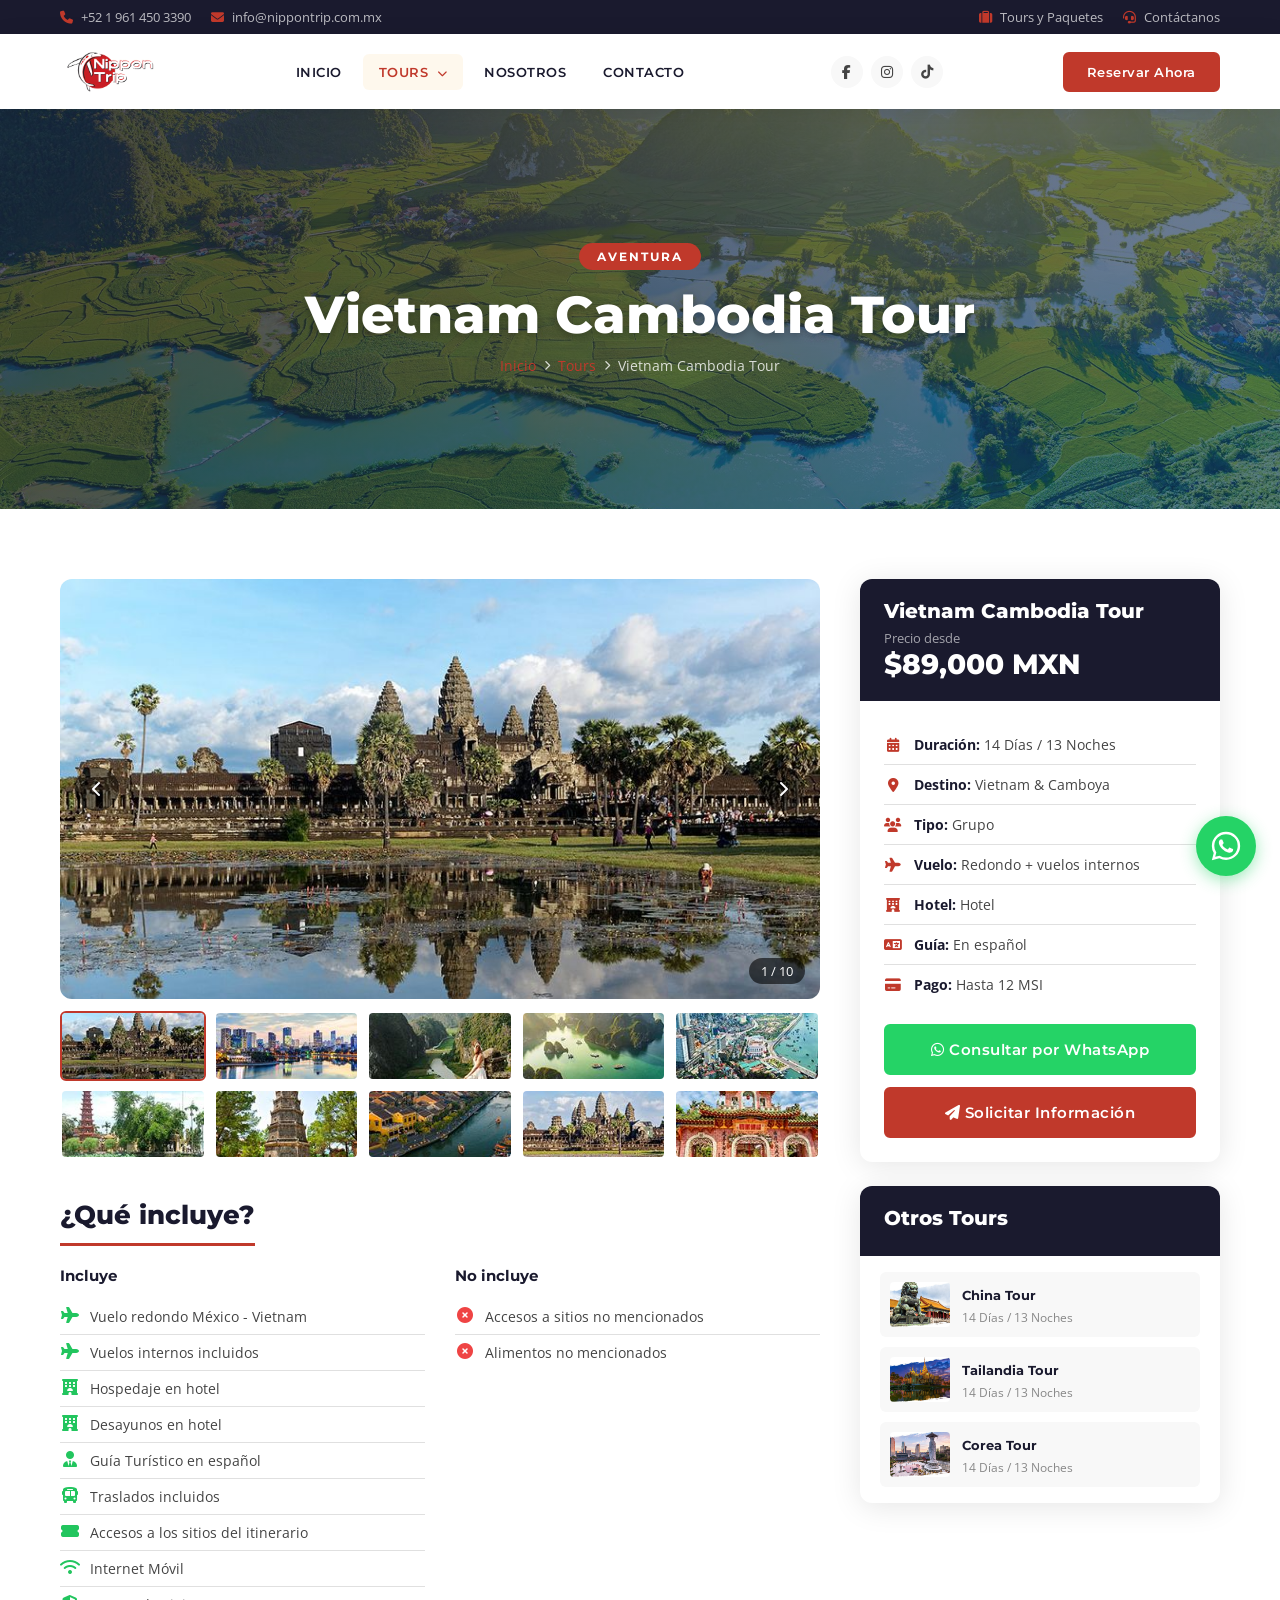
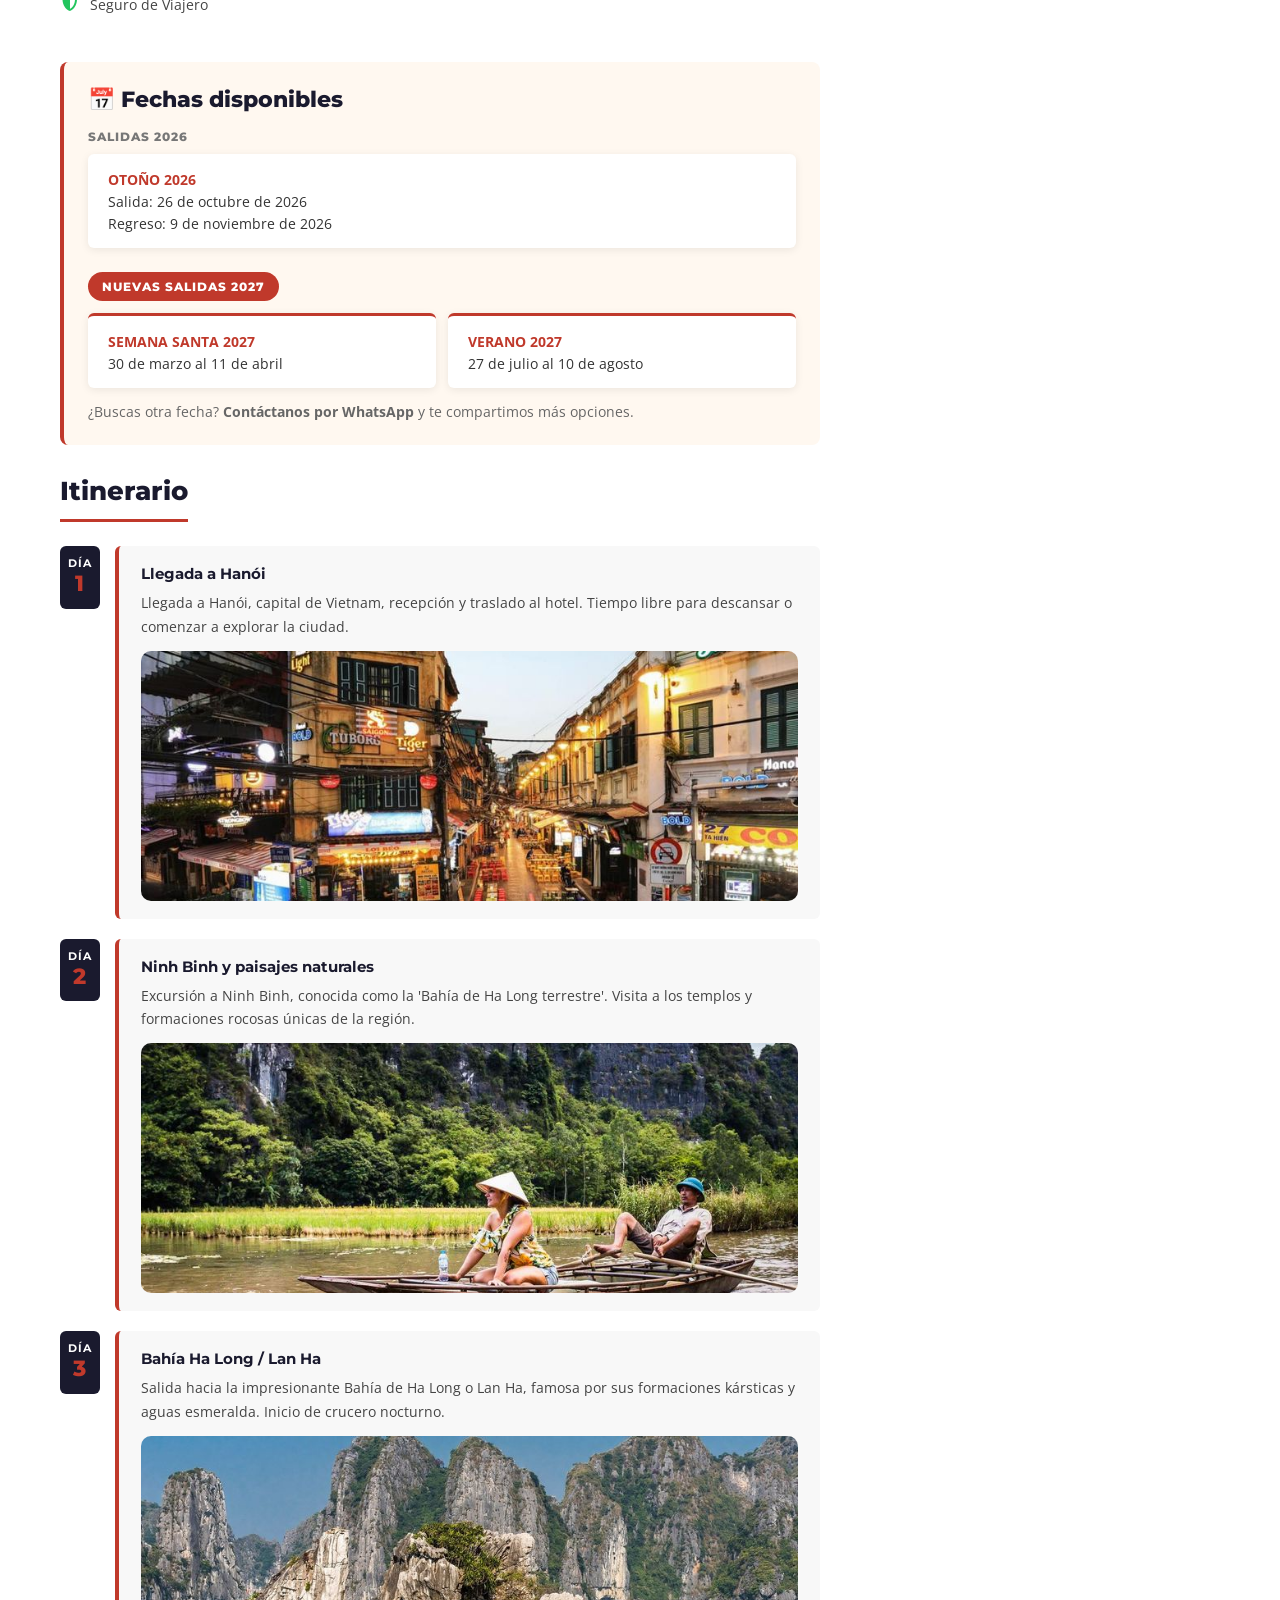
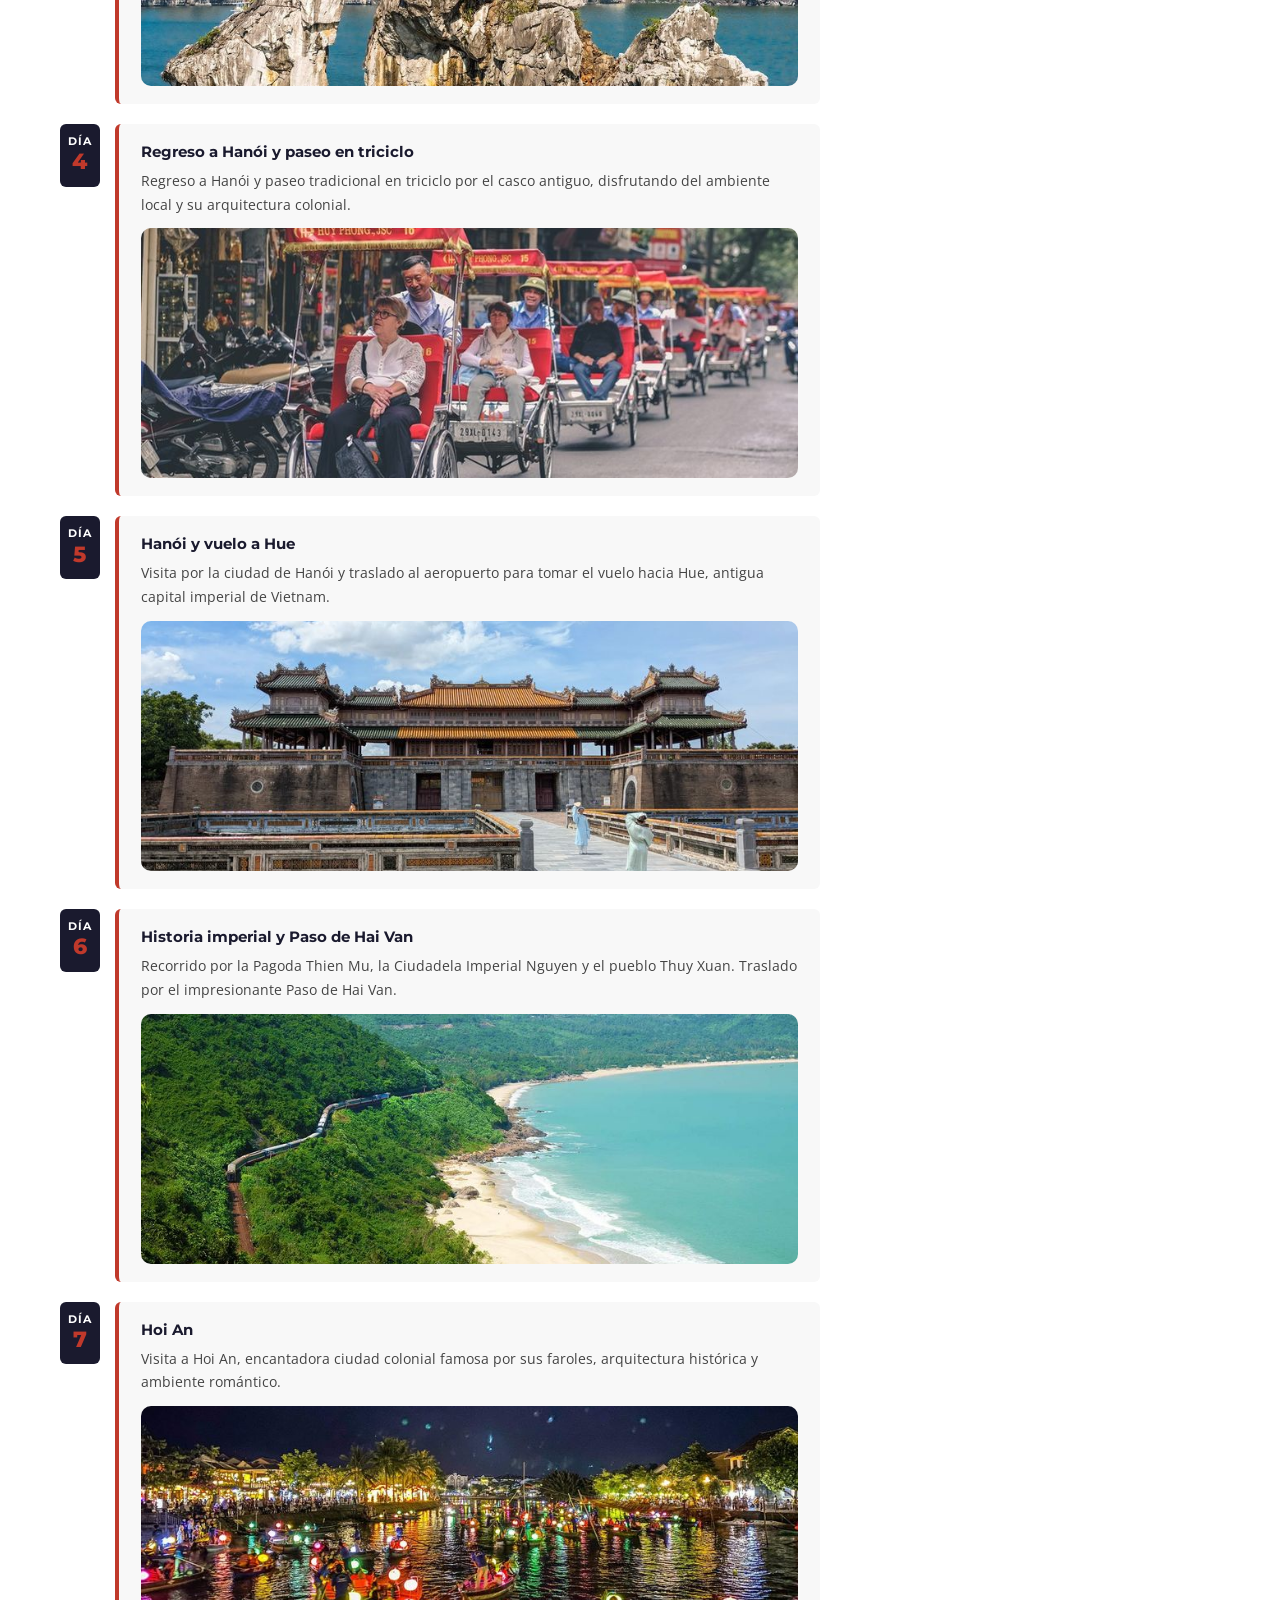
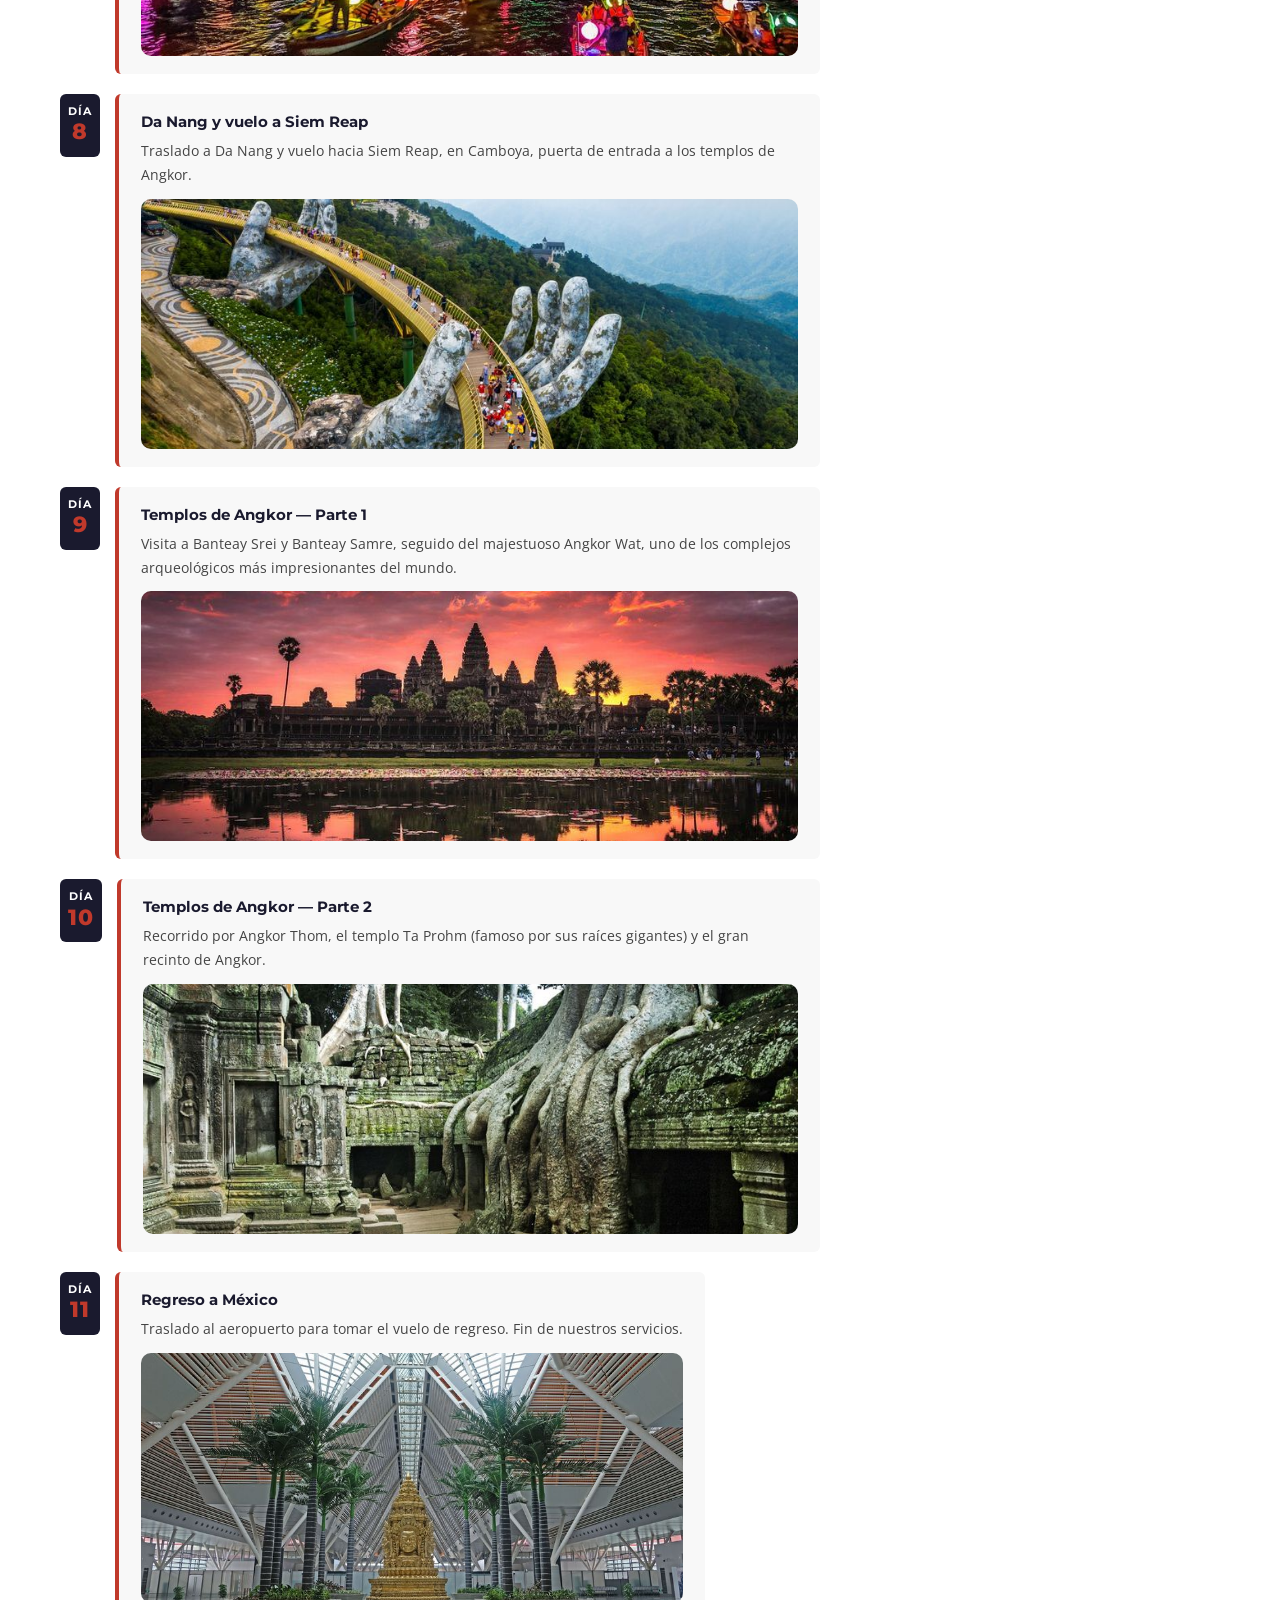
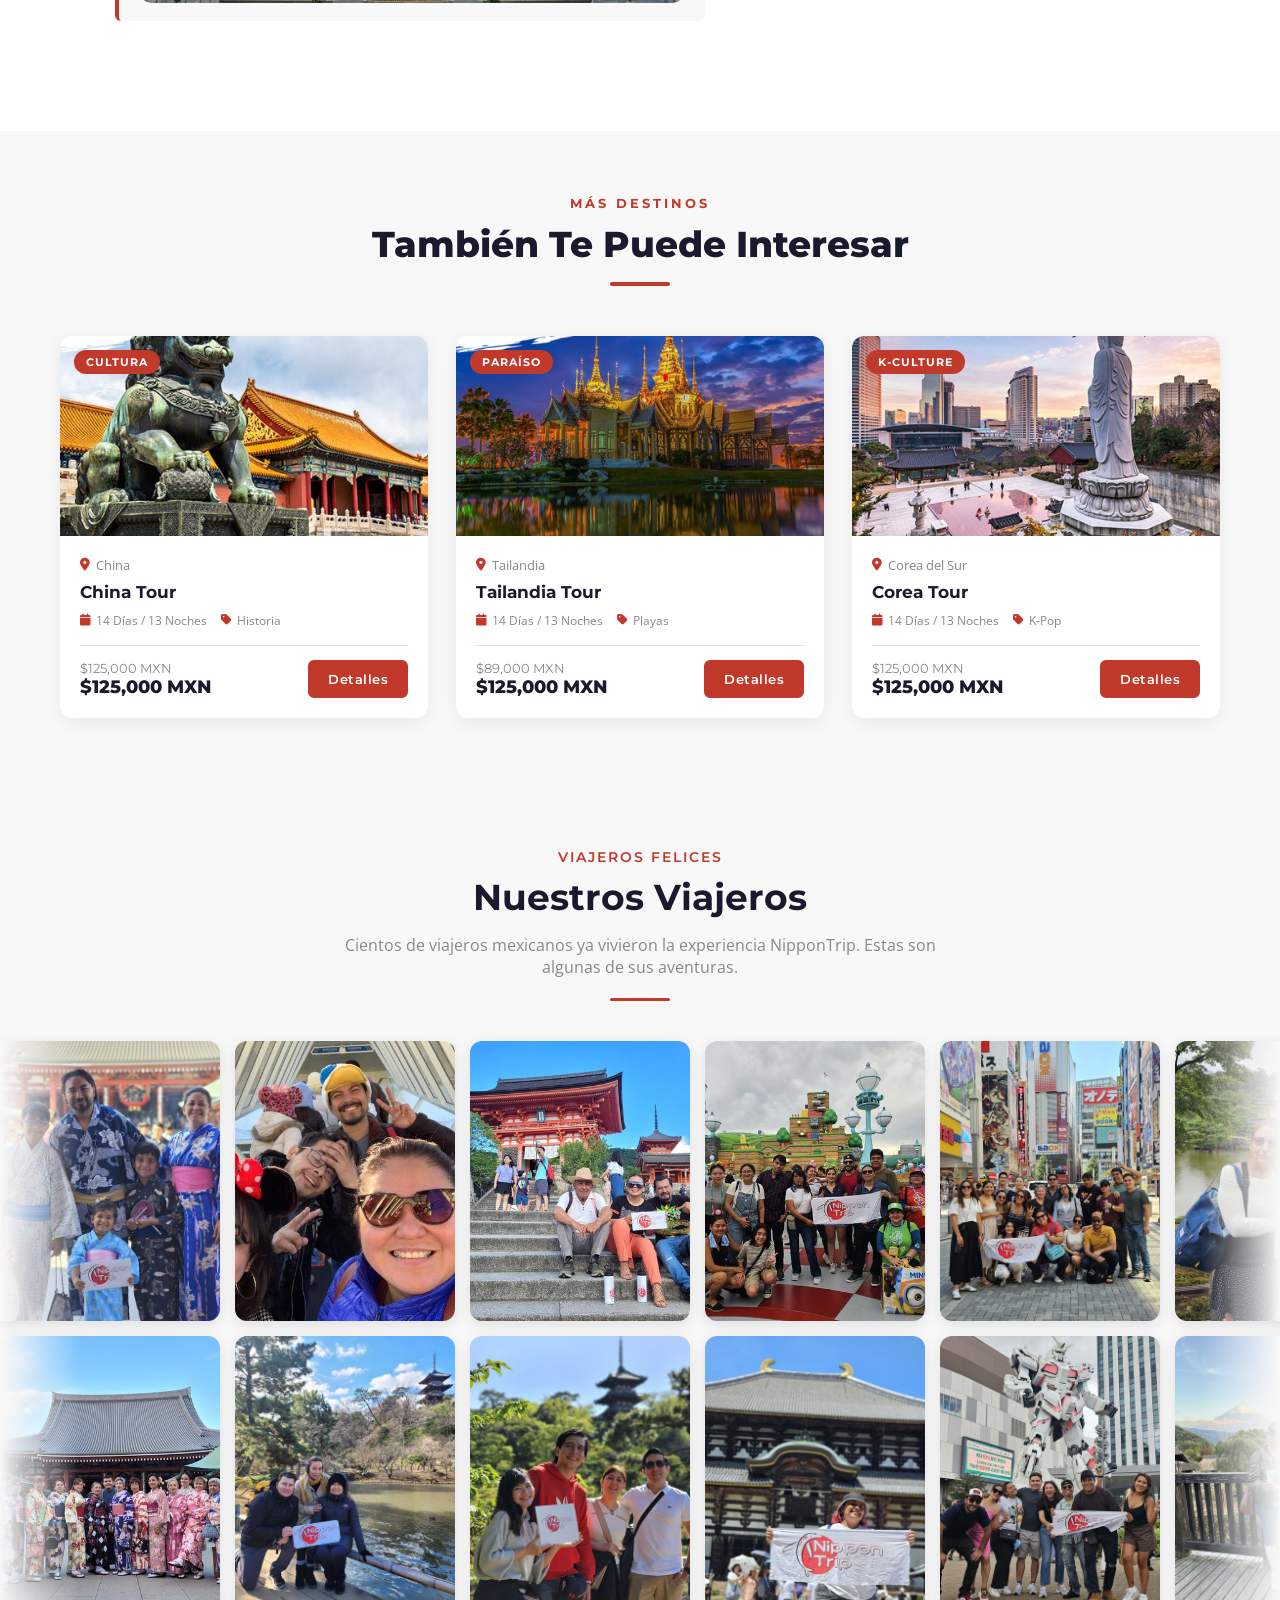
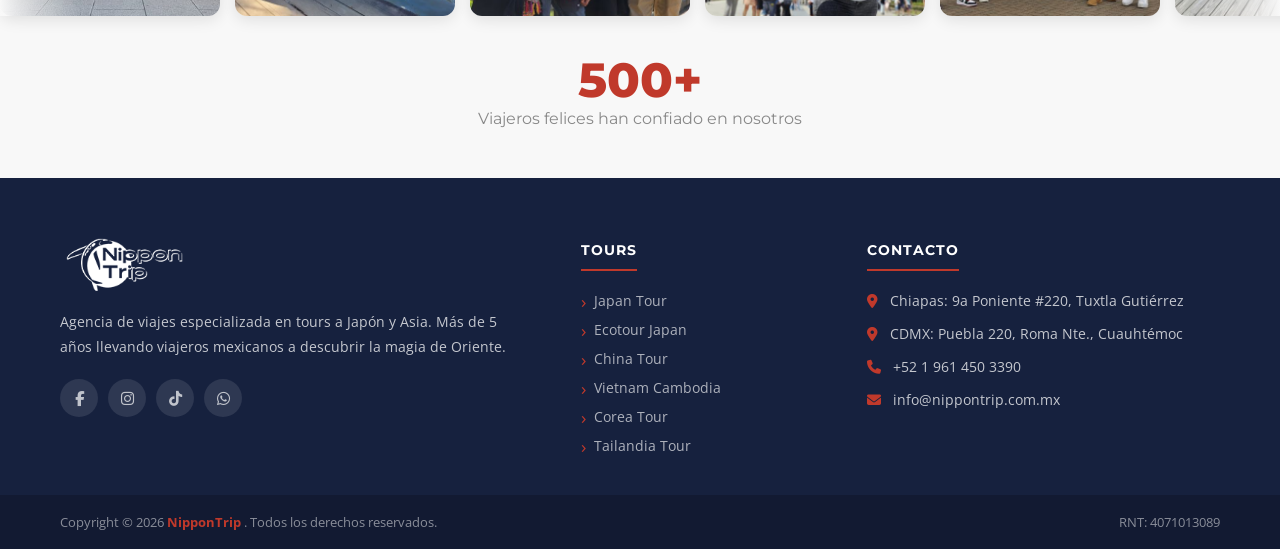
<file: vietnam-cambodia-tour.html>
<!DOCTYPE html>

<html lang="es">
<head>
<meta charset="utf-8"/>
<meta content="width=device-width, initial-scale=1.0" name="viewport"/>
<meta content="Tour Vietnam y Camboya 11 días desde México. Descubre Hanói, Bahía de Ha Long, Hoi An y el templo de Angkor Wat. Vuelo, hoteles y guía en español incluidos." name="description"/>
<title>
   Tour Vietnam y Camboya 11 Días | Angkor Wat, Hanói | NipponTrip
  </title>
<link href="https://fonts.googleapis.com" rel="preconnect"/>
<link crossorigin="" href="https://fonts.gstatic.com" rel="preconnect"/>
<link href="https://fonts.googleapis.com/css2?family=Montserrat:wght@300;400;500;600;700;800&amp;family=Open+Sans:wght@300;400;600&amp;display=swap" rel="stylesheet"/>
<link href="https://cdnjs.cloudflare.com/ajax/libs/font-awesome/6.4.0/css/all.min.css" rel="stylesheet"/>
<link href="images/favicon.png" rel="icon" type="image/png"/>
<style>
   *, *::before, *::after { box-sizing: border-box; margin: 0; padding: 0; }
    :root {
      --primary: #c0392b; --primary-dk: #a93226; --dark: #1a1a2e; --dark2: #16213e;
      --text: #444; --text-light: #888; --white: #ffffff; --light-bg: #f8f8f8;
      --border: #e0e0e0; --radius: 6px; --transition: all 0.35s ease;
    }
    html { scroll-behavior: smooth; }
    body { font-family: 'Open Sans', sans-serif; color: var(--text); background: var(--white); overflow-x: hidden; }
    a { text-decoration: none; color: inherit; }
    img { max-width: 100%; display: block; }
    ul { list-style: none; }
    .container { max-width: 1200px; margin: 0 auto; padding: 0 20px; }
    .btn { display: inline-block; padding: 12px 30px; border-radius: var(--radius); font-family: 'Montserrat', sans-serif; font-weight: 600; font-size: 14px; letter-spacing: 0.5px; cursor: pointer; transition: var(--transition); border: 2px solid transparent; }
    .btn-primary { background: var(--primary); color: #ffffff; border-color: var(--primary); }
    .btn-primary:hover { background: var(--primary-dk); border-color: var(--primary-dk); transform: translateY(-2px); box-shadow: 0 6px 20px rgba(192,57,43,0.4); }
    .btn-whatsapp { background: #25D366; color: var(--white); border-color: #25D366; }
    .btn-whatsapp:hover { background: #1da851; border-color: #1da851; transform: translateY(-2px); }
    .top-bar { background: var(--dark); padding: 8px 0; font-size: 13px; color: rgba(255,255,255,0.7); }
    .top-bar .container { display: flex; justify-content: space-between; align-items: center; flex-wrap: wrap; gap: 8px; }
    .top-bar a { color: rgba(255,255,255,0.7); transition: var(--transition); }
    .top-bar a:hover { color: var(--primary); }
    .top-bar .top-left, .top-bar .top-right { display: flex; align-items: center; gap: 20px; }
    .top-bar i { margin-right: 5px; color: var(--primary); }
    .navbar { position: sticky; top: 0; z-index: 1000; background: var(--white); box-shadow: 0 2px 20px rgba(0,0,0,0.1); transition: var(--transition); }
    .navbar.scrolled { background: rgba(255,255,255,0.97); backdrop-filter: blur(10px); }
    .navbar .container { display: flex; align-items: center; justify-content: space-between; height: 75px; }
    .navbar-logo img { height: 55px; width: auto; }
    .navbar-menu { display: flex; align-items: center; gap: 5px; }
    .navbar-menu > li { position: relative; }
    .navbar-menu > li > a { display: block; padding: 10px 16px; font-family: 'Montserrat', sans-serif; font-size: 13px; font-weight: 600; letter-spacing: 0.5px; text-transform: uppercase; color: var(--dark); border-radius: var(--radius); transition: var(--transition); }
    .navbar-menu > li > a:hover, .navbar-menu > li > a.active { color: var(--primary); background: rgba(232,160,32,0.08); }
    .navbar-menu > li > a i { font-size: 10px; margin-left: 4px; }
    .dropdown-menu { position: absolute; top: calc(100% + 10px); left: 0; background: var(--white); min-width: 220px; border-radius: var(--radius); box-shadow: 0 10px 40px rgba(0,0,0,0.15); opacity: 0; visibility: hidden; transform: translateY(10px); transition: var(--transition); border-top: 3px solid var(--primary); z-index: 100; }
    .navbar-menu > li:hover .dropdown-menu { opacity: 1; visibility: visible; transform: translateY(0); }
    .dropdown-menu li a { display: block; padding: 11px 20px; font-size: 13px; font-weight: 500; color: var(--text); transition: var(--transition); border-bottom: 1px solid var(--border); }
    .dropdown-menu li:last-child a { border-bottom: none; }
    .dropdown-menu li a:hover { color: var(--primary); background: var(--light-bg); padding-left: 26px; }
    
    /* Nav social icons */
    .nav-social { display: flex; align-items: center; gap: 8px; margin-left: 10px; }
    .nav-social a { width: 32px; height: 32px; border-radius: 50%; background: var(--light-bg); display: flex; align-items: center; justify-content: center; font-size: 14px; color: var(--text); transition: var(--transition); }
    .nav-social a:hover { background: var(--primary); color: #ffffff; }
    .navbar-cta { padding: 10px 22px; font-size: 13px; }
    .navbar-toggle { display: none; flex-direction: column; gap: 5px; background: none; border: none; cursor: pointer; padding: 5px; }
    .navbar-toggle span { display: block; width: 24px; height: 2px; background: var(--dark); border-radius: 2px; transition: var(--transition); }
    .page-hero { position: relative; height: 400px; background-size: cover; background-position: center; display: flex; align-items: center; justify-content: center; text-align: center; }
    .page-hero::before { content: ''; position: absolute; inset: 0; background: linear-gradient(135deg, rgba(26,26,46,0.75) 0%, rgba(15,52,96,0.6) 100%); }
    .page-hero-content { position: relative; z-index: 2; color: var(--white); }
    .page-hero-content .badge { display: inline-block; background: var(--primary); color: #ffffff; font-family: 'Montserrat', sans-serif; font-size: 12px; font-weight: 700; letter-spacing: 2px; text-transform: uppercase; padding: 6px 18px; border-radius: 30px; margin-bottom: 16px; }
    .page-hero-content h1 { font-family: 'Montserrat', sans-serif; font-size: 52px; font-weight: 800; line-height: 1.1; margin-bottom: 12px; text-shadow: 0 2px 10px rgba(0,0,0,0.3); }
    .breadcrumb { display: flex; align-items: center; justify-content: center; gap: 8px; font-size: 14px; color: rgba(255,255,255,0.8); }
    .breadcrumb a { color: var(--primary); }
    .breadcrumb i { font-size: 10px; }
    .tour-section { padding: 70px 0; }
    .tour-layout { display: grid; grid-template-columns: 1fr 360px; gap: 40px; align-items: start; }
    .tour-gallery { margin-bottom: 40px; }
    .gallery-main { position: relative; border-radius: 12px; overflow: hidden; height: 420px; margin-bottom: 12px; }
    .gallery-main img { width: 100%; height: 100%; object-fit: cover; }
    .gallery-nav { position: absolute; top: 50%; transform: translateY(-50%); background: rgba(0,0,0,0.5); color: var(--white); border: none; width: 44px; height: 44px; border-radius: 50%; cursor: pointer; font-size: 16px; display: flex; align-items: center; justify-content: center; transition: var(--transition); z-index: 5; }
    .gallery-nav:hover { background: var(--primary); color: #ffffff; }
    .gallery-nav.prev { left: 15px; }
    .gallery-nav.next { right: 15px; }
    .gallery-counter { position: absolute; bottom: 15px; right: 15px; background: rgba(0,0,0,0.6); color: var(--white); font-size: 13px; padding: 4px 12px; border-radius: 20px; }
    .gallery-thumbs { display: grid; grid-template-columns: repeat(5, 1fr); gap: 8px; }
    .gallery-thumb { border-radius: 6px; overflow: hidden; cursor: pointer; height: 70px; border: 2px solid transparent; transition: var(--transition); }
    .gallery-thumb img { width: 100%; height: 100%; object-fit: cover; }
    .gallery-thumb.active, .gallery-thumb:hover { border-color: var(--primary); }
    .includes-section { margin-bottom: 40px; }
    .includes-section h2 { font-family: 'Montserrat', sans-serif; font-size: 26px; font-weight: 800; color: var(--dark); margin-bottom: 20px; padding-bottom: 12px; border-bottom: 3px solid var(--primary); display: inline-block; }
    .includes-grid { display: grid; grid-template-columns: 1fr 1fr; gap: 30px; }
    .includes-list h4 { font-family: 'Montserrat', sans-serif; font-size: 15px; font-weight: 700; color: var(--dark); margin-bottom: 14px; }
    .includes-list ul li { display: flex; align-items: flex-start; gap: 10px; padding: 8px 0; border-bottom: 1px solid var(--border); font-size: 14px; color: var(--text); }
    .includes-list ul li:last-child { border-bottom: none; }
    .includes-list.included ul li i { color: #22c55e; font-size: 16px; flex-shrink: 0; width: 20px; text-align: center; }
    .includes-list.excluded ul li i { color: #ef4444; font-size: 16px; flex-shrink: 0; width: 20px; text-align: center; }
    .itinerary-section { margin-bottom: 40px; }
    .itinerary-section h2 { font-family: 'Montserrat', sans-serif; font-size: 26px; font-weight: 800; color: var(--dark); margin-bottom: 24px; padding-bottom: 12px; border-bottom: 3px solid var(--primary); display: inline-block; }
    .itinerary-item { display: grid; grid-template-columns: 80px 1fr; gap: 20px; margin-bottom: 24px; }
    .day-badge { background: var(--dark); color: var(--white); font-family: 'Montserrat', sans-serif; font-size: 11px; font-weight: 700; letter-spacing: 1px; text-transform: uppercase; padding: 10px 8px; border-radius: var(--radius); text-align: center; line-height: 1.3; height: fit-content; }
    .day-badge span { display: block; font-size: 22px; font-weight: 800; color: var(--primary); }
    .day-content { background: var(--light-bg); border-radius: var(--radius); padding: 18px 22px; border-left: 4px solid var(--primary); }
    .day-content h4 { font-family: 'Montserrat', sans-serif; font-size: 15px; font-weight: 700; color: var(--dark); margin-bottom: 8px; }
    .day-content p { font-size: 14px; color: var(--text); line-height: 1.7; }
    .tour-sidebar { position: sticky; top: 90px; }
    .sidebar-card { background: var(--white); border-radius: 12px; box-shadow: 0 4px 30px rgba(0,0,0,0.1); overflow: hidden; margin-bottom: 24px; }
    .sidebar-card-header { background: var(--dark); padding: 20px 24px; }
    .sidebar-card-header h3 { font-family: 'Montserrat', sans-serif; font-size: 20px; font-weight: 800; color: var(--white); margin-bottom: 6px; }
    .sidebar-card-header .price-label { font-size: 13px; color: rgba(255,255,255,0.6); }
    .sidebar-card-header .price { font-family: 'Montserrat', sans-serif; font-size: 28px; font-weight: 800; color: #ffffff; }
    .sidebar-card-body { padding: 24px; }
    .tour-meta-list { margin-bottom: 20px; }
    .tour-meta-list li { display: flex; align-items: center; gap: 12px; padding: 10px 0; border-bottom: 1px solid var(--border); font-size: 14px; }
    .tour-meta-list li:last-child { border-bottom: none; }
    .tour-meta-list li i { color: var(--primary); width: 18px; text-align: center; }
    .tour-meta-list li strong { color: var(--dark); }
    .sidebar-actions { display: flex; flex-direction: column; gap: 12px; }
    .sidebar-actions .btn { width: 100%; text-align: center; padding: 14px; font-size: 15px; }
    .related-section { padding: 60px 0; background: var(--light-bg); }
    .section-header { text-align: center; margin-bottom: 50px; }
    .section-header .label { display: inline-block; font-family: 'Montserrat', sans-serif; font-size: 13px; font-weight: 700; letter-spacing: 3px; text-transform: uppercase; color: var(--primary); margin-bottom: 12px; }
    .section-header h2 { font-family: 'Montserrat', sans-serif; font-size: 36px; font-weight: 800; color: var(--dark); line-height: 1.2; margin-bottom: 16px; }
    .section-header .divider { width: 60px; height: 4px; background: var(--primary); margin: 16px auto 0; border-radius: 2px; }
    .tours-grid { display: grid; grid-template-columns: repeat(3, 1fr); gap: 28px; }
    .tour-card { background: var(--white); border-radius: 12px; overflow: hidden; box-shadow: 0 4px 20px rgba(0,0,0,0.07); transition: var(--transition); }
    .tour-card:hover { transform: translateY(-8px); box-shadow: 0 16px 40px rgba(0,0,0,0.14); }
    .tour-card-img { position: relative; height: 200px; overflow: hidden; }
    .tour-card-img img { width: 100%; height: 100%; object-fit: cover; transition: transform 0.5s ease; }
    .tour-card:hover .tour-card-img img { transform: scale(1.08); }
    .tour-card-tag { position: absolute; top: 14px; left: 14px; background: var(--primary); color: #ffffff; font-family: 'Montserrat', sans-serif; font-size: 11px; font-weight: 700; letter-spacing: 1px; text-transform: uppercase; padding: 5px 12px; border-radius: 20px; }
    .tour-card-body { padding: 20px; }
    .tour-card-location { display: flex; align-items: center; gap: 6px; font-size: 13px; color: var(--text-light); margin-bottom: 8px; }
    .tour-card-location i { color: var(--primary); }
    .tour-card-body h3 { font-family: 'Montserrat', sans-serif; font-size: 17px; font-weight: 700; color: var(--dark); margin-bottom: 10px; }
    .tour-card-meta { display: flex; gap: 14px; font-size: 12px; color: var(--text-light); margin-bottom: 16px; flex-wrap: wrap; }
    .tour-card-meta span { display: flex; align-items: center; gap: 5px; }
    .tour-card-meta i { color: var(--primary); }
    .tour-card-footer { display: flex; align-items: center; justify-content: space-between; padding-top: 14px; border-top: 1px solid var(--border); }
    .tour-card-price { font-family: 'Montserrat', sans-serif; font-size: 13px; color: var(--text-light); }
    .tour-card-price strong { display: block; font-size: 18px; color: #1a1a2e; font-weight: 800; }
    .tour-card-footer .btn { padding: 9px 18px; font-size: 13px; }
    footer { background: var(--dark2); color: rgba(255,255,255,0.75); }
    .footer-top { padding: 60px 0 40px; }
    .footer-grid { display: grid; grid-template-columns: 2fr 1fr 1.5fr; gap: 50px; }
    .footer-brand img { height: 55px; margin-bottom: 16px; filter: brightness(0) invert(1); }
    .footer-brand p { font-size: 14px; line-height: 1.8; margin-bottom: 20px; }
    .social-links { display: flex; gap: 10px; }
    .social-links a { width: 38px; height: 38px; border-radius: 50%; background: rgba(255,255,255,0.1); display: flex; align-items: center; justify-content: center; font-size: 15px; color: rgba(255,255,255,0.7); transition: var(--transition); }
    .social-links a:hover { background: var(--primary); color: #ffffff; }
    .footer-col h4 { font-family: 'Montserrat', sans-serif; font-size: 14px; font-weight: 700; text-transform: uppercase; letter-spacing: 1px; color: var(--white); margin-bottom: 20px; padding-bottom: 10px; border-bottom: 2px solid var(--primary); display: inline-block; }
    .footer-links { display: flex; flex-direction: column; gap: 10px; }
    .footer-links a { font-size: 14px; color: rgba(255,255,255,0.65); transition: var(--transition); display: flex; align-items: center; gap: 8px; }
    .footer-links a::before { content: '›'; color: var(--primary); font-size: 18px; line-height: 1; }
    .footer-links a:hover { color: var(--primary); padding-left: 5px; }
    .footer-contact-list { display: flex; flex-direction: column; gap: 14px; }
    .footer-contact-list li { display: flex; align-items: flex-start; gap: 12px; font-size: 14px; }
    .footer-contact-list li i { color: var(--primary); margin-top: 3px; flex-shrink: 0; }
    .footer-bottom { background: rgba(0,0,0,0.2); padding: 18px 0; }
    .footer-bottom .container { display: flex; justify-content: space-between; align-items: center; flex-wrap: wrap; gap: 10px; font-size: 13px; color: rgba(255,255,255,0.5); }
    .scroll-top { position: fixed; bottom: 30px; right: 30px; width: 46px; height: 46px; background: var(--primary); color: #ffffff; border: none; border-radius: 50%; cursor: pointer; font-size: 16px; display: flex; align-items: center; justify-content: center; box-shadow: 0 4px 15px rgba(192,57,43,0.4); transition: var(--transition); opacity: 0; visibility: hidden; z-index: 999; }
    .scroll-top.visible { opacity: 1; visibility: visible; }
    .scroll-top:hover { background: var(--primary-dk); transform: translateY(-3px); }
    @media (max-width: 992px) {
      .tour-layout { grid-template-columns: 1fr; }
      .tour-sidebar { position: static; }
      .tours-grid { grid-template-columns: repeat(2, 1fr); }
      .footer-grid { grid-template-columns: 1fr 1fr; }
    }
    @media (max-width: 768px) {
      .navbar-menu { display: none; position: fixed; top: 0; left: 0; right: 0; bottom: 0; background: var(--white); flex-direction: column; align-items: center; justify-content: center; gap: 8px; z-index: 999; }
      .navbar-menu.open { display: flex; }
      .navbar-menu > li > a { font-size: 16px; padding: 14px 30px; }
      .dropdown-menu { position: static; opacity: 1; visibility: visible; transform: none; box-shadow: none; border-top: none; background: var(--light-bg); min-width: auto; width: 100%; }
      .navbar-toggle { display: flex; z-index: 1000; }
      
    /* Nav social icons */
    .nav-social { display: flex; align-items: center; gap: 8px; margin-left: 10px; }
    .nav-social a { width: 32px; height: 32px; border-radius: 50%; background: var(--light-bg); display: flex; align-items: center; justify-content: center; font-size: 14px; color: var(--text); transition: var(--transition); }
    .nav-social a:hover { background: var(--primary); color: #ffffff; }
    .navbar-cta { display: none; }
      .nav-social { display: none; }
      .page-hero-content h1 { font-size: 32px; }
      .gallery-main { height: 260px; }
      .includes-grid { grid-template-columns: 1fr; }
      .itinerary-item { grid-template-columns: 60px 1fr; gap: 12px; }
      .tours-grid { grid-template-columns: 1fr; }
      .footer-grid { grid-template-columns: 1fr; gap: 30px; }
      .top-bar .top-left { display: none; }
    }
  
    /* ===== TRAVELERS GALLERY ===== */
    .travelers-section {
      padding: 70px 0 50px;
      background: var(--light-bg);
      overflow: hidden;
    }
    .travelers-section .section-header {
      text-align: center;
      margin-bottom: 40px;
    }
    .travelers-section .section-header .label {
      color: var(--primary);
      font-weight: 600;
      text-transform: uppercase;
      letter-spacing: 2px;
      font-size: 14px;
      display: block;
      margin-bottom: 10px;
    }
    .travelers-section .section-header h2 {
      font-size: 36px;
      font-weight: 700;
      color: var(--dark);
      margin: 0 0 15px;
    }
    .travelers-section .section-header p {
      color: var(--text-light);
      max-width: 600px;
      margin: 0 auto;
    }
    .travelers-section .section-header .divider {
      width: 60px;
      height: 3px;
      background: var(--primary);
      margin: 20px auto 0;
      border-radius: 2px;
    }
    .marquee-wrapper {
      position: relative;
      width: 100%;
    }
    .marquee-wrapper::before,
    .marquee-wrapper::after {
      content: '';
      position: absolute;
      top: 0;
      bottom: 0;
      width: 80px;
      z-index: 2;
      pointer-events: none;
    }
    .marquee-wrapper::before {
      left: 0;
      background: linear-gradient(to right, var(--light-bg), transparent);
    }
    .marquee-wrapper::after {
      right: 0;
      background: linear-gradient(to left, var(--light-bg), transparent);
    }
    .marquee-track {
      display: flex;
      gap: 15px;
      animation: marqueeScroll 60s linear infinite;
      width: max-content;
    }
    .marquee-track:hover {
      animation-play-state: paused;
    }
    .marquee-row-reverse .marquee-track {
      animation: marqueeScrollReverse 55s linear infinite;
    }
    .marquee-row-reverse .marquee-track:hover {
      animation-play-state: paused;
    }
    .marquee-item {
      flex-shrink: 0;
      width: 220px;
      height: 280px;
      border-radius: 12px;
      overflow: hidden;
      box-shadow: 0 4px 15px rgba(0,0,0,0.1);
      transition: transform 0.3s ease, box-shadow 0.3s ease;
    }
    .marquee-item:hover {
      transform: scale(1.05);
      box-shadow: 0 8px 25px rgba(0,0,0,0.2);
    }
    .marquee-item img {
      width: 100%;
      height: 100%;
      object-fit: cover;
    }
    .marquee-rows {
      display: flex;
      flex-direction: column;
      gap: 15px;
    }
    @keyframes marqueeScroll {
      0% { transform: translateX(0); }
      100% { transform: translateX(-50%); }
    }
    @keyframes marqueeScrollReverse {
      0% { transform: translateX(-50%); }
      100% { transform: translateX(0); }
    }
    .travelers-counter {
      text-align: center;
      margin-top: 40px;
      font-family: 'Montserrat', sans-serif;
    }
    .travelers-counter .big-num {
      font-size: 48px;
      font-weight: 800;
      color: var(--primary);
      line-height: 1;
    }
    .travelers-counter .counter-label {
      font-size: 16px;
      color: var(--text-light);
      margin-top: 5px;
    }
    @media (max-width: 768px) {
      .marquee-item { width: 160px; height: 200px; }
      .travelers-section { padding: 50px 0 40px; }
      .travelers-section .section-header h2 { font-size: 28px; }
      .travelers-counter .big-num { font-size: 36px; }
    }
    @media (max-width: 480px) {
      .marquee-item { width: 130px; height: 170px; }
    }

  
    .day-image { width: 100%; border-radius: 10px; margin-top: 12px; object-fit: cover; max-height: 250px; }
    .itinerary-item { display: flex; gap: 15px; margin-bottom: 20px; align-items: flex-start; }
</style>
<link href="https://nippontrip.com.mx/vietnam-cambodia-tour.html" rel="canonical"/>
<meta content="es_MX" property="og:locale"/>
<meta content="article" property="og:type"/>
<meta content="Tour Vietnam y Camboya 11 Días | Angkor Wat, Hanói | NipponTrip" property="og:title"/>
<meta content="Tour Vietnam y Camboya 11 días desde México. Descubre Hanói, Bahía de Ha Long, Hoi An y el templo de Angkor Wat. Vuelo, hoteles y guía en español incluidos." property="og:description"/>
<meta content="https://nippontrip.com.mx/vietnam-cambodia-tour.html" property="og:url"/>
<meta content="NipponTrip" property="og:site_name"/>
<meta content="https://nippontrip.com.mx/images/banner/vietnam-cambodia-tour-banner.jpg" property="og:image"/>
<meta content="1200" property="og:image:width"/>
<meta content="630" property="og:image:height"/>
<meta content="summary_large_image" name="twitter:card"/>
<meta content="Tour Vietnam y Camboya 11 Días | Angkor Wat, Hanói | NipponTrip" name="twitter:title"/>
<meta content="Tour Vietnam y Camboya 11 días desde México. Descubre Hanói, Bahía de Ha Long, Hoi An y el templo de Angkor Wat. Vuelo, hoteles y guía en español incluidos." name="twitter:description"/>
<meta content="https://nippontrip.com.mx/images/banner/vietnam-cambodia-tour-banner.jpg" name="twitter:image"/>
<script type="application/ld+json">
   {
    "@context": "https://schema.org",
    "@type": "TouristTrip",
    "name": "Vietnam Cambodia Tour - NipponTrip",
    "description": "Vietnam Cambodia Tour - NipponTrip. 14 Días / 13 Noches descubriendo Vietnam & Camboya.",
    "url": "https://nippontrip.com.mx/vietnam-cambodia-tour.html",
    "image": "https://nippontrip.com.mx/images/banner/vietnam-cambodia-tour-banner.jpg"
  }
  </script>
</head>
<body>
<div class="top-bar">
<div class="container">
<div class="top-left">
<span>
<i class="fas fa-phone">
</i>
      +52 1 961 450 3390
     </span>
<span>
<i class="fas fa-envelope">
</i>
      info@nippontrip.com.mx
     </span>
</div>
<div class="top-right">
<a href="packages.html">
<i class="fas fa-suitcase">
</i>
      Tours y Paquetes
     </a>
<a href="contact.html">
<i class="fas fa-headset">
</i>
      Contáctanos
     </a>
</div>
</div>
</div>
<nav class="navbar" id="navbar">
<div class="container">
<a class="navbar-logo" href="index.html">
<img alt="NipponTrip" src="images/logo.png"/>
</a>
<ul class="navbar-menu" id="navMenu">
<li>
<a href="index.html">
       Inicio
      </a>
</li>
<li>
<a class="active" href="#">
       Tours
       <i class="fas fa-chevron-down">
</i>
</a>
<ul class="dropdown-menu">
<li>
<a href="japan-tour.html">
         Japan Tour
        </a>
</li>
<li>
<a href="ecotour-japan.html">
         Ecotour Japan
        </a>
</li>
<li>
<a href="china-tour.html">
         China Tour
        </a>
</li>
<li>
<a href="vietnam-cambodia-tour.html">
         Vietnam Cambodia Tour
        </a>
</li>
<li>
<a href="corea-tour.html">
         Corea Tour
        </a>
</li>
<li>
<a href="tailandia-tour.html">
         Tailandia Tour
        </a>
</li>
</ul>
</li>
<li>
<a href="about-us.html">
       Nosotros
      </a>
</li>
<li>
<a href="contact.html">
       Contacto
      </a>
</li>
</ul>
<div class="nav-social">
<a aria-label="Facebook" href="https://www.facebook.com/tripnippon" rel="noopener" target="_blank"><i class="fab fa-facebook-f"></i></a>
<a aria-label="Instagram" href="https://www.instagram.com/tripnippon/" rel="noopener" target="_blank"><i class="fab fa-instagram"></i></a>
<a aria-label="TikTok" href="https://www.tiktok.com/@nippontrip" rel="noopener" target="_blank"><i class="fab fa-tiktok"></i></a>
</div>
<a class="btn btn-primary navbar-cta" href="contact.html">
     Reservar Ahora
    </a>
<button aria-label="Menú" class="navbar-toggle" id="navToggle">
<span>
</span>
<span>
</span>
<span>
</span>
</button>
</div>
</nav>
<div class="page-hero" style="background-image: url('images/banner/vietnam-cambodia-banner.jpg');">
<div class="page-hero-content">
<span class="badge">
     Aventura
    </span>
<h1>
     Vietnam Cambodia Tour
    </h1>
<div class="breadcrumb">
<a href="index.html">
      Inicio
     </a>
<i class="fas fa-chevron-right">
</i>
<a href="packages.html">
      Tours
     </a>
<i class="fas fa-chevron-right">
</i>
<span>
      Vietnam Cambodia Tour
     </span>
</div>
</div>
</div>
<section class="tour-section">
<div class="container">
<div class="tour-layout">
<div class="tour-main">
<div class="tour-gallery">
<div class="gallery-main">
<img alt="Vietnam Cambodia Tour" id="mainImg" src="images/tour/vietnam-cambodia/tour-slide-1.jpg"/>
<button class="gallery-nav prev" id="prevBtn">
<i class="fas fa-chevron-left">
</i>
</button>
<button class="gallery-nav next" id="nextBtn">
<i class="fas fa-chevron-right">
</i>
</button>
<div class="gallery-counter">
<span id="currentImg">
          1
         </span>
         / 10
        </div>
</div>
<div class="gallery-thumbs">
<div class="gallery-thumb active" data-index="0">
<img alt="" src="images/tour/vietnam-cambodia/tour-thumb-1.jpg"/>
</div>
<div class="gallery-thumb" data-index="1">
<img alt="" src="images/tour/vietnam-cambodia/tour-thumb-2.jpg"/>
</div>
<div class="gallery-thumb" data-index="2">
<img alt="" src="images/tour/vietnam-cambodia/tour-thumb-3.jpg"/>
</div>
<div class="gallery-thumb" data-index="3">
<img alt="" src="images/tour/vietnam-cambodia/tour-thumb-4.jpg"/>
</div>
<div class="gallery-thumb" data-index="4">
<img alt="" src="images/tour/vietnam-cambodia/tour-thumb-5.jpg"/>
</div>
<div class="gallery-thumb" data-index="5">
<img alt="" src="images/tour/vietnam-cambodia/tour-thumb-6.jpg"/>
</div>
<div class="gallery-thumb" data-index="6">
<img alt="" src="images/tour/vietnam-cambodia/tour-thumb-7.jpg"/>
</div>
<div class="gallery-thumb" data-index="7">
<img alt="" src="images/tour/vietnam-cambodia/tour-thumb-8.jpg"/>
</div>
<div class="gallery-thumb" data-index="8">
<img alt="" src="images/tour/vietnam-cambodia/tour-thumb-9.jpg"/>
</div>
<div class="gallery-thumb" data-index="9">
<img alt="" src="images/tour/vietnam-cambodia/tour-thumb-10.jpg"/>
</div>
</div>
</div>
<div class="includes-section">
<h2>
        ¿Qué incluye?
       </h2>
<div class="includes-grid">
<div class="includes-list included">
<h4>
          Incluye
         </h4>
<ul>
<li><i class="fas fa-plane"></i><span>Vuelo redondo México - Vietnam</span></li>
<li><i class="fas fa-plane"></i><span>Vuelos internos incluidos</span></li>
<li><i class="fas fa-hotel"></i><span>Hospedaje en hotel</span></li>
<li><i class="fas fa-hotel"></i><span>Desayunos en hotel</span></li>
<li><i class="fas fa-user-tie"></i><span>Guía Turístico en español</span></li>
<li><i class="fas fa-bus"></i><span>Traslados incluidos</span></li>
<li><i class="fas fa-ticket-alt"></i><span>Accesos a los sitios del itinerario</span></li>
<li><i class="fas fa-wifi"></i><span>Internet Móvil</span></li>
<li><i class="fas fa-shield-alt"></i><span>Seguro de Viajero</span></li>
</ul>
</div>
<div class="includes-list excluded">
<h4>
          No incluye
         </h4>
<ul>
<li><i class="fas fa-times-circle"></i><span>Accesos a sitios no mencionados</span></li>
<li><i class="fas fa-times-circle"></i><span>Alimentos no mencionados</span></li>
</ul>
</div>
</div>
</div>
<div class="dates-section" style="margin-bottom:30px; padding:24px; background:#fff8f0; border-radius:8px; border-left:4px solid var(--primary);">
<h2 style="font-family:'Montserrat',sans-serif; font-size:22px; font-weight:800; color:var(--dark); margin-bottom:16px;">📅 Fechas disponibles</h2>
<p style="font-family:'Montserrat',sans-serif; font-size:12px; font-weight:800; letter-spacing:1px; color:#777; margin:0 0 10px;">SALIDAS 2026</p>
<div style="display:grid; grid-template-columns:repeat(auto-fit, minmax(220px, 1fr)); gap:12px;">
<div style="background:white; padding:14px 20px; border-radius:6px; box-shadow:0 2px 8px rgba(0,0,0,0.08);">
<strong style="color:var(--primary); font-size:14px;">OTOÑO 2026</strong><br/>
<span style="font-size:14px; color:#333;">Salida: 26 de octubre de 2026</span><br/>
<span style="font-size:14px; color:#333;">Regreso: 9 de noviembre de 2026</span>
</div>
</div>
<div style="display:inline-block; margin:24px 0 12px; padding:7px 14px; background:var(--primary); color:#fff; border-radius:20px; font-family:'Montserrat',sans-serif; font-size:12px; font-weight:800; letter-spacing:1px;">NUEVAS SALIDAS 2027</div>
<div style="display:grid; grid-template-columns:repeat(auto-fit, minmax(220px, 1fr)); gap:12px;">
<div style="background:#fff; padding:14px 20px; border-radius:6px; box-shadow:0 2px 8px rgba(0,0,0,0.08); border-top:3px solid var(--primary);">
<strong style="color:var(--primary); font-size:14px;">SEMANA SANTA 2027</strong><br/>
<span style="font-size:14px; color:#333;">30 de marzo al 11 de abril</span>
</div>
<div style="background:#fff; padding:14px 20px; border-radius:6px; box-shadow:0 2px 8px rgba(0,0,0,0.08); border-top:3px solid var(--primary);">
<strong style="color:var(--primary); font-size:14px;">VERANO 2027</strong><br/>
<span style="font-size:14px; color:#333;">27 de julio al 10 de agosto</span>
</div>
</div>
<p style="margin-top:14px; font-size:14px; color:#666;">¿Buscas otra fecha? <strong>Contáctanos por WhatsApp</strong> y te compartimos más opciones.</p>
</div>
<div class="itinerary-section">
<h2>
        Itinerario
       </h2>
<div class="itinerary-item">
<div class="day-badge">
         DÍA
         <span>
          1
         </span>
</div>
<div class="day-content">
<h4>
          Llegada a Hanói
         </h4>
<p>
          Llegada a Hanói, capital de Vietnam, recepción y traslado al hotel. Tiempo libre para descansar o comenzar a explorar la ciudad.
         </p><img alt="Casco antiguo de Hanói, Vietnam" class="day-image" loading="lazy" src="itinerario-img/viet-d1.jpg"/>
</div>
</div>
<div class="itinerary-item">
<div class="day-badge">
         DÍA
         <span>
          2
         </span>
</div>
<div class="day-content">
<h4>
          Ninh Binh y paisajes naturales
         </h4>
<p>
          Excursión a Ninh Binh, conocida como la 'Bahía de Ha Long terrestre'. Visita a los templos y formaciones rocosas únicas de la región.
         </p><img alt="Ninh Binh, Tam Coc, Vietnam" class="day-image" loading="lazy" src="itinerario-img/viet-d2.jpg"/>
</div>
</div>
<div class="itinerary-item">
<div class="day-badge">
         DÍA
         <span>
          3
         </span>
</div>
<div class="day-content">
<h4>
          Bahía Ha Long / Lan Ha
         </h4>
<p>
          Salida hacia la impresionante Bahía de Ha Long o Lan Ha, famosa por sus formaciones kársticas y aguas esmeralda. Inicio de crucero nocturno.
         </p><img alt="Bahía de Ha Long, Vietnam" class="day-image" loading="lazy" src="itinerario-img/viet-d3.jpg"/>
</div>
</div>
<div class="itinerary-item">
<div class="day-badge">
         DÍA
         <span>
          4
         </span>
</div>
<div class="day-content">
<h4>
          Regreso a Hanói y paseo en triciclo
         </h4>
<p>
          Regreso a Hanói y paseo tradicional en triciclo por el casco antiguo, disfrutando del ambiente local y su arquitectura colonial.
         </p><img alt="Paseo en triciclo por Hanói" class="day-image" loading="lazy" src="itinerario-img/viet-d4.jpg"/>
</div>
</div>
<div class="itinerary-item">
<div class="day-badge">
         DÍA
         <span>
          5
         </span>
</div>
<div class="day-content">
<h4>
          Hanói y vuelo a Hue
         </h4>
<p>
          Visita por la ciudad de Hanói y traslado al aeropuerto para tomar el vuelo hacia Hue, antigua capital imperial de Vietnam.
         </p><img alt="Ciudad Imperial de Hue, Vietnam" class="day-image" loading="lazy" src="itinerario-img/viet-d5.jpg"/>
</div>
</div>
<div class="itinerary-item">
<div class="day-badge">
         DÍA
         <span>
          6
         </span>
</div>
<div class="day-content">
<h4>
          Historia imperial y Paso de Hai Van
         </h4>
<p>
          Recorrido por la Pagoda Thien Mu, la Ciudadela Imperial Nguyen y el pueblo Thuy Xuan. Traslado por el impresionante Paso de Hai Van.
         </p><img alt="Paso de Hai Van, Vietnam" class="day-image" loading="lazy" src="itinerario-img/viet-d6.jpg"/>
</div>
</div>
<div class="itinerary-item">
<div class="day-badge">
         DÍA
         <span>
          7
         </span>
</div>
<div class="day-content">
<h4>
          Hoi An
         </h4>
<p>
          Visita a Hoi An, encantadora ciudad colonial famosa por sus faroles, arquitectura histórica y ambiente romántico.
         </p><img alt="Faroles de Hoi An, Vietnam" class="day-image" loading="lazy" src="itinerario-img/viet-d7.jpg"/>
</div>
</div>
<div class="itinerary-item">
<div class="day-badge">
         DÍA
         <span>
          8
         </span>
</div>
<div class="day-content">
<h4>
          Da Nang y vuelo a Siem Reap
         </h4>
<p>
          Traslado a Da Nang y vuelo hacia Siem Reap, en Camboya, puerta de entrada a los templos de Angkor.
         </p><img alt="Puente Dorado, Da Nang, Vietnam" class="day-image" loading="lazy" src="itinerario-img/viet-d8.jpg"/>
</div>
</div>
<div class="itinerary-item">
<div class="day-badge">
         DÍA
         <span>
          9
         </span>
</div>
<div class="day-content">
<h4>
          Templos de Angkor — Parte 1
         </h4>
<p>
          Visita a Banteay Srei y Banteay Samre, seguido del majestuoso Angkor Wat, uno de los complejos arqueológicos más impresionantes del mundo.
         </p><img alt="Angkor Wat, Camboya" class="day-image" loading="lazy" src="itinerario-img/viet-d9.jpg"/>
</div>
</div>
<div class="itinerary-item">
<div class="day-badge">
         DÍA
         <span>
          10
         </span>
</div>
<div class="day-content">
<h4>
          Templos de Angkor — Parte 2
         </h4>
<p>
          Recorrido por Angkor Thom, el templo Ta Prohm (famoso por sus raíces gigantes) y el gran recinto de Angkor.
         </p><img alt="Templo Ta Prohm, Angkor, Camboya" class="day-image" loading="lazy" src="itinerario-img/viet-d10.jpg"/>
</div>
</div>
<div class="itinerary-item">
<div class="day-badge">
         DÍA
         <span>
          11
         </span>
</div>
<div class="day-content">
<h4>
          Regreso a México
         </h4>
<p>
          Traslado al aeropuerto para tomar el vuelo de regreso. Fin de nuestros servicios.
         </p><img alt="Aeropuerto de Siem Reap, Camboya" class="day-image" loading="lazy" src="itinerario-img/viet-d11.jpg"/>
</div>
</div>
</div>
</div>
<div class="tour-sidebar">
<div class="sidebar-card">
<div class="sidebar-card-header">
<h3>
         Vietnam Cambodia Tour
        </h3>
<div class="price-label">
         Precio desde
        </div>
<div class="price">$89,000 MXN</div>
</div>
<div class="sidebar-card-body">
<ul class="tour-meta-list">
<li>
<i class="fas fa-calendar-alt">
</i>
<span>
<strong>
            Duración:
           </strong>
           14 Días / 13 Noches
          </span>
</li>
<li>
<i class="fas fa-map-marker-alt">
</i>
<span>
<strong>
            Destino:
           </strong>
           Vietnam &amp; Camboya
          </span>
</li>
<li>
<i class="fas fa-users">
</i>
<span>
<strong>
            Tipo:
           </strong>
           Grupo
          </span>
</li>
<li>
<i class="fas fa-plane">
</i>
<span>
<strong>
            Vuelo:
           </strong>
           Redondo + vuelos internos
          </span>
</li>
<li>
<i class="fas fa-hotel">
</i>
<span>
<strong>
            Hotel:
           </strong>
           Hotel
          </span>
</li>
<li>
<i class="fas fa-language">
</i>
<span>
<strong>
            Guía:
           </strong>
           En español
          </span>
</li>
<li>
<i class="fas fa-credit-card">
</i>
<span>
<strong>
            Pago:
           </strong>
           Hasta 12 MSI
          </span>
</li>
</ul>
<div class="sidebar-actions">
<a class="btn btn-whatsapp" href="https://wa.me/5219614503390?text=%C2%A1Hola%21%20%F0%9F%8E%8B%20Me%20interesa%20el%20tour%20%23VietnamCambodia.%20%C2%BFPodr%C3%ADan%20darme%20informes%3F%20%F0%9F%90%98" target="_blank">
<i class="fab fa-whatsapp">
</i>
          Consultar por WhatsApp
         </a>
<a class="btn btn-primary" href="contact.html">
<i class="fas fa-paper-plane">
</i>
          Solicitar Información
         </a>
</div>
</div>
</div>
<div class="sidebar-card">
<div class="sidebar-card-header">
<h3>
         Otros Tours
        </h3>
</div>
<div class="sidebar-card-body" style="padding:16px 20px;">
<div style="display:flex;flex-direction:column;gap:10px;">
<a href="china-tour.html" onmouseout="this.style.background='var(--light-bg)'" onmouseover="this.style.background='rgba(232,160,32,0.1)'" style="display:flex;align-items:center;gap:12px;padding:10px;border-radius:6px;background:var(--light-bg);transition:var(--transition);">
<img alt="China Tour" src="images/gallery/chinatour-card.jpg" style="width:60px;height:45px;object-fit:cover;border-radius:4px;flex-shrink:0;"/>
<div>
<strong style="font-family:'Montserrat',sans-serif;font-size:13px;color:var(--dark);">
            China Tour
           </strong>
<br/>
<span style="font-size:12px;color:var(--text-light);">
            14 Días / 13 Noches
           </span>
</div>
</a>
<a href="tailandia-tour.html" onmouseout="this.style.background='var(--light-bg)'" onmouseover="this.style.background='rgba(232,160,32,0.1)'" style="display:flex;align-items:center;gap:12px;padding:10px;border-radius:6px;background:var(--light-bg);transition:var(--transition);">
<img alt="Tailandia Tour" src="images/gallery/tailandiatour-card.jpg" style="width:60px;height:45px;object-fit:cover;border-radius:4px;flex-shrink:0;"/>
<div>
<strong style="font-family:'Montserrat',sans-serif;font-size:13px;color:var(--dark);">
            Tailandia Tour
           </strong>
<br/>
<span style="font-size:12px;color:var(--text-light);">
            14 Días / 13 Noches
           </span>
</div>
</a>
<a href="corea-tour.html" onmouseout="this.style.background='var(--light-bg)'" onmouseover="this.style.background='rgba(232,160,32,0.1)'" style="display:flex;align-items:center;gap:12px;padding:10px;border-radius:6px;background:var(--light-bg);transition:var(--transition);">
<img alt="Corea Tour" src="images/gallery/coreatour-card.jpg" style="width:60px;height:45px;object-fit:cover;border-radius:4px;flex-shrink:0;"/>
<div>
<strong style="font-family:'Montserrat',sans-serif;font-size:13px;color:var(--dark);">
            Corea Tour
           </strong>
<br/>
<span style="font-size:12px;color:var(--text-light);">
            14 Días / 13 Noches
           </span>
</div>
</a>
</div>
</div>
</div>
</div>
</div>
</div>
</section>
<section class="related-section">
<div class="container">
<div class="section-header">
<span class="label">
      Más Destinos
     </span>
<h2>
      También Te Puede Interesar
     </h2>
<div class="divider">
</div>
</div>
<div class="tours-grid">
<div class="tour-card">
<div class="tour-card-img">
<img alt="China Tour" src="images/gallery/chinatour-card.jpg"/>
<span class="tour-card-tag">
        Cultura
       </span>
</div>
<div class="tour-card-body">
<div class="tour-card-location">
<i class="fas fa-map-marker-alt">
</i>
        China
       </div>
<h3>
<a href="china-tour.html">
         China Tour
        </a>
</h3>
<div class="tour-card-meta">
<span>
<i class="fas fa-calendar">
</i>
         14 Días / 13 Noches
        </span>
<span>
<i class="fas fa-tag">
</i>
         Historia
        </span>
</div>
<div class="tour-card-footer">
<div class="tour-card-price">
<span>$125,000 MXN</span>
<strong>
          $125,000 MXN
         </strong>
</div>
<a class="btn btn-primary" href="china-tour.html">
         Detalles
        </a>
</div>
</div>
</div>
<div class="tour-card">
<div class="tour-card-img">
<img alt="Tailandia Tour" src="images/gallery/tailandiatour-card.jpg"/>
<span class="tour-card-tag">
        Paraíso
       </span>
</div>
<div class="tour-card-body">
<div class="tour-card-location">
<i class="fas fa-map-marker-alt">
</i>
        Tailandia
       </div>
<h3>
<a href="tailandia-tour.html">
         Tailandia Tour
        </a>
</h3>
<div class="tour-card-meta">
<span>
<i class="fas fa-calendar">
</i>
         14 Días / 13 Noches
        </span>
<span>
<i class="fas fa-tag">
</i>
         Playas
        </span>
</div>
<div class="tour-card-footer">
<div class="tour-card-price">
<span>$89,000 MXN</span>
<strong>
          $125,000 MXN
         </strong>
</div>
<a class="btn btn-primary" href="tailandia-tour.html">
         Detalles
        </a>
</div>
</div>
</div>
<div class="tour-card">
<div class="tour-card-img">
<img alt="Corea Tour" src="images/gallery/coreatour-card.jpg"/>
<span class="tour-card-tag">
        K-Culture
       </span>
</div>
<div class="tour-card-body">
<div class="tour-card-location">
<i class="fas fa-map-marker-alt">
</i>
        Corea del Sur
       </div>
<h3>
<a href="corea-tour.html">
         Corea Tour
        </a>
</h3>
<div class="tour-card-meta">
<span>
<i class="fas fa-calendar">
</i>
         14 Días / 13 Noches
        </span>
<span>
<i class="fas fa-tag">
</i>
         K-Pop
        </span>
</div>
<div class="tour-card-footer">
<div class="tour-card-price">
<span>$125,000 MXN</span>
<strong>
          $125,000 MXN
         </strong>
</div>
<a class="btn btn-primary" href="corea-tour.html">
         Detalles
        </a>
</div>
</div>
</div>
</div>
</div>
</section>
<!-- ============================================================
       TRAVELERS GALLERY
  ============================================================ -->
<section class="travelers-section" id="viajeros">
<div class="section-header">
<span class="label">Viajeros Felices</span>
<h2>Nuestros Viajeros</h2>
<p>Cientos de viajeros mexicanos ya vivieron la experiencia NipponTrip. Estas son algunas de sus aventuras.</p>
<div class="divider"></div>
</div>
<div class="marquee-rows">
<div class="marquee-wrapper">
<div class="marquee-track">
<div class="marquee-item"><img alt="Viajero NipponTrip" loading="lazy" src="clientes/viajero-01.jpg"/></div>
<div class="marquee-item"><img alt="Viajero NipponTrip" loading="lazy" src="clientes/viajero-04.jpg"/></div>
<div class="marquee-item"><img alt="Viajero NipponTrip" loading="lazy" src="clientes/viajero-06.jpg"/></div>
<div class="marquee-item"><img alt="Viajero NipponTrip" loading="lazy" src="clientes/viajero-08.jpg"/></div>
<div class="marquee-item"><img alt="Viajero NipponTrip" loading="lazy" src="clientes/viajero-09.jpg"/></div>
<div class="marquee-item"><img alt="Viajero NipponTrip" loading="lazy" src="clientes/viajero-11.jpg"/></div>
<div class="marquee-item"><img alt="Viajero NipponTrip" loading="lazy" src="clientes/viajero-14.jpg"/></div>
<div class="marquee-item"><img alt="Viajero NipponTrip" loading="lazy" src="clientes/viajero-16.jpg"/></div>
<div class="marquee-item"><img alt="Viajero NipponTrip" loading="lazy" src="clientes/viajero-19.jpg"/></div>
<div class="marquee-item"><img alt="Viajero NipponTrip" loading="lazy" src="clientes/viajero-21.jpg"/></div>
<div class="marquee-item"><img alt="Viajero NipponTrip" loading="lazy" src="clientes/viajero-22.jpg"/></div>
<div class="marquee-item"><img alt="Viajero NipponTrip" loading="lazy" src="clientes/viajero-25.jpg"/></div>
<div class="marquee-item"><img alt="Viajero NipponTrip" loading="lazy" src="clientes/viajero-27.jpg"/></div>
<div class="marquee-item"><img alt="Viajero NipponTrip" loading="lazy" src="clientes/viajero-29.jpg"/></div>
<div class="marquee-item"><img alt="Viajero NipponTrip" loading="lazy" src="clientes/viajero-31.jpg"/></div>
<!-- Duplicate for seamless loop -->
<div class="marquee-item"><img alt="Viajero NipponTrip" loading="lazy" src="clientes/viajero-01.jpg"/></div>
<div class="marquee-item"><img alt="Viajero NipponTrip" loading="lazy" src="clientes/viajero-04.jpg"/></div>
<div class="marquee-item"><img alt="Viajero NipponTrip" loading="lazy" src="clientes/viajero-06.jpg"/></div>
<div class="marquee-item"><img alt="Viajero NipponTrip" loading="lazy" src="clientes/viajero-08.jpg"/></div>
<div class="marquee-item"><img alt="Viajero NipponTrip" loading="lazy" src="clientes/viajero-09.jpg"/></div>
<div class="marquee-item"><img alt="Viajero NipponTrip" loading="lazy" src="clientes/viajero-11.jpg"/></div>
<div class="marquee-item"><img alt="Viajero NipponTrip" loading="lazy" src="clientes/viajero-14.jpg"/></div>
<div class="marquee-item"><img alt="Viajero NipponTrip" loading="lazy" src="clientes/viajero-16.jpg"/></div>
<div class="marquee-item"><img alt="Viajero NipponTrip" loading="lazy" src="clientes/viajero-19.jpg"/></div>
<div class="marquee-item"><img alt="Viajero NipponTrip" loading="lazy" src="clientes/viajero-21.jpg"/></div>
<div class="marquee-item"><img alt="Viajero NipponTrip" loading="lazy" src="clientes/viajero-22.jpg"/></div>
<div class="marquee-item"><img alt="Viajero NipponTrip" loading="lazy" src="clientes/viajero-25.jpg"/></div>
<div class="marquee-item"><img alt="Viajero NipponTrip" loading="lazy" src="clientes/viajero-27.jpg"/></div>
<div class="marquee-item"><img alt="Viajero NipponTrip" loading="lazy" src="clientes/viajero-29.jpg"/></div>
<div class="marquee-item"><img alt="Viajero NipponTrip" loading="lazy" src="clientes/viajero-31.jpg"/></div>
</div>
</div>
<div class="marquee-wrapper marquee-row-reverse">
<div class="marquee-track">
<div class="marquee-item"><img alt="Viajero NipponTrip" loading="lazy" src="clientes/viajero-02.jpg"/></div>
<div class="marquee-item"><img alt="Viajero NipponTrip" loading="lazy" src="clientes/viajero-03.jpg"/></div>
<div class="marquee-item"><img alt="Viajero NipponTrip" loading="lazy" src="clientes/viajero-05.jpg"/></div>
<div class="marquee-item"><img alt="Viajero NipponTrip" loading="lazy" src="clientes/viajero-07.jpg"/></div>
<div class="marquee-item"><img alt="Viajero NipponTrip" loading="lazy" src="clientes/viajero-10.jpg"/></div>
<div class="marquee-item"><img alt="Viajero NipponTrip" loading="lazy" src="clientes/viajero-12.jpg"/></div>
<div class="marquee-item"><img alt="Viajero NipponTrip" loading="lazy" src="clientes/viajero-13.jpg"/></div>
<div class="marquee-item"><img alt="Viajero NipponTrip" loading="lazy" src="clientes/viajero-15.jpg"/></div>
<div class="marquee-item"><img alt="Viajero NipponTrip" loading="lazy" src="clientes/viajero-17.jpg"/></div>
<div class="marquee-item"><img alt="Viajero NipponTrip" loading="lazy" src="clientes/viajero-18.jpg"/></div>
<div class="marquee-item"><img alt="Viajero NipponTrip" loading="lazy" src="clientes/viajero-20.jpg"/></div>
<div class="marquee-item"><img alt="Viajero NipponTrip" loading="lazy" src="clientes/viajero-23.jpg"/></div>
<div class="marquee-item"><img alt="Viajero NipponTrip" loading="lazy" src="clientes/viajero-24.jpg"/></div>
<div class="marquee-item"><img alt="Viajero NipponTrip" loading="lazy" src="clientes/viajero-26.jpg"/></div>
<div class="marquee-item"><img alt="Viajero NipponTrip" loading="lazy" src="clientes/viajero-28.jpg"/></div>
<div class="marquee-item"><img alt="Viajero NipponTrip" loading="lazy" src="clientes/viajero-30.jpg"/></div>
<!-- Duplicate for seamless loop -->
<div class="marquee-item"><img alt="Viajero NipponTrip" loading="lazy" src="clientes/viajero-02.jpg"/></div>
<div class="marquee-item"><img alt="Viajero NipponTrip" loading="lazy" src="clientes/viajero-03.jpg"/></div>
<div class="marquee-item"><img alt="Viajero NipponTrip" loading="lazy" src="clientes/viajero-05.jpg"/></div>
<div class="marquee-item"><img alt="Viajero NipponTrip" loading="lazy" src="clientes/viajero-07.jpg"/></div>
<div class="marquee-item"><img alt="Viajero NipponTrip" loading="lazy" src="clientes/viajero-10.jpg"/></div>
<div class="marquee-item"><img alt="Viajero NipponTrip" loading="lazy" src="clientes/viajero-12.jpg"/></div>
<div class="marquee-item"><img alt="Viajero NipponTrip" loading="lazy" src="clientes/viajero-13.jpg"/></div>
<div class="marquee-item"><img alt="Viajero NipponTrip" loading="lazy" src="clientes/viajero-15.jpg"/></div>
<div class="marquee-item"><img alt="Viajero NipponTrip" loading="lazy" src="clientes/viajero-17.jpg"/></div>
<div class="marquee-item"><img alt="Viajero NipponTrip" loading="lazy" src="clientes/viajero-18.jpg"/></div>
<div class="marquee-item"><img alt="Viajero NipponTrip" loading="lazy" src="clientes/viajero-20.jpg"/></div>
<div class="marquee-item"><img alt="Viajero NipponTrip" loading="lazy" src="clientes/viajero-23.jpg"/></div>
<div class="marquee-item"><img alt="Viajero NipponTrip" loading="lazy" src="clientes/viajero-24.jpg"/></div>
<div class="marquee-item"><img alt="Viajero NipponTrip" loading="lazy" src="clientes/viajero-26.jpg"/></div>
<div class="marquee-item"><img alt="Viajero NipponTrip" loading="lazy" src="clientes/viajero-28.jpg"/></div>
<div class="marquee-item"><img alt="Viajero NipponTrip" loading="lazy" src="clientes/viajero-30.jpg"/></div>
</div>
</div>
</div>
<div class="travelers-counter">
<div class="big-num">500+</div>
<div class="counter-label">Viajeros felices han confiado en nosotros</div>
</div>
</section>
<footer>
<div class="footer-top">
<div class="container">
<div class="footer-grid">
<div class="footer-brand">
<img alt="NipponTrip" src="images/logo-white.png"/>
<p>
        Agencia de viajes especializada en tours a Japón y Asia. Más de 5 años llevando viajeros mexicanos a descubrir la magia de Oriente.
       </p>
<div class="social-links">
<a aria-label="Facebook" href="https://www.facebook.com/tripnippon" rel="noopener" target="_blank">
<i class="fab fa-facebook-f">
</i>
</a>
<a aria-label="Instagram" href="https://www.instagram.com/tripnippon/" rel="noopener" target="_blank">
<i class="fab fa-instagram">
</i>
</a>
<a aria-label="TikTok" href="https://www.tiktok.com/@nippontrip" rel="noopener" target="_blank">
<i class="fab fa-tiktok">
</i>
</a>
<a aria-label="WhatsApp" href="https://wa.me/5219614503390?text=%C2%A1Hola%21%20%F0%9F%8E%8B%20Me%20interesa%20el%20tour%20%23VietnamCambodia.%20%C2%BFPodr%C3%ADan%20darme%20informes%3F%20%F0%9F%90%98">
<i class="fab fa-whatsapp">
</i>
</a>
</div>
</div>
<div class="footer-col">
<h4>
        Tours
       </h4>
<div class="footer-links">
<a href="japan-tour.html">
         Japan Tour
        </a>
<a href="ecotour-japan.html">
         Ecotour Japan
        </a>
<a href="china-tour.html">
         China Tour
        </a>
<a href="vietnam-cambodia-tour.html">
         Vietnam Cambodia
        </a>
<a href="corea-tour.html">
         Corea Tour
        </a>
<a href="tailandia-tour.html">
         Tailandia Tour
        </a>
</div>
</div>
<div class="footer-col">
<h4>
        Contacto
       </h4>
<ul class="footer-contact-list">
<li><i class="fas fa-map-marker-alt">
</i><a href="https://maps.app.goo.gl/Wn3XvnDNrhsJo8pLA" style="color: inherit; text-decoration: none;" target="_blank"> Chiapas: 9a Poniente #220, Tuxtla Gutiérrez</a></li>
<li><i class="fas fa-map-marker-alt">
</i><a href="https://maps.app.goo.gl/69VS7BzSNF7xmajq8" style="color: inherit; text-decoration: none;" target="_blank"> CDMX: Puebla 220, Roma Nte., Cuauhtémoc</a></li>
<li><i class="fas fa-phone">
</i><a href="https://wa.me/5219614503390?text=%C2%A1Hola%21%20%F0%9F%91%8B%20Me%20gustar%C3%ADa%20recibir%20m%C3%A1s%20informaci%C3%B3n%20sobre%20sus%20tours%20a%20Jap%C3%B3n%20y%20Asia.%20%23NipponTrip" style="color: inherit; text-decoration: none;" target="_blank"> +52 1 961 450 3390</a></li>
<li><i class="fas fa-envelope">
</i><a href="mailto:info@nippontrip.com.mx" style="color: inherit; text-decoration: none;"> info@nippontrip.com.mx</a></li>
</ul>
</div>
</div>
</div>
</div>
<div class="footer-bottom">
<div class="container">
<p>
      Copyright © 2026
      <strong style="color:var(--primary)">
       NipponTrip
      </strong>
      . Todos los derechos reservados.
     </p>
<p>
      RNT: 4071013089
     </p>
</div>
</div>
</footer>
<button aria-label="Volver arriba" class="scroll-top" id="scrollTop">
<i class="fas fa-chevron-up">
</i>
</button>
<script>
   const navbar = document.getElementById('navbar');
    window.addEventListener('scroll', () => navbar.classList.toggle('scrolled', window.scrollY > 50));
    document.getElementById('navToggle').addEventListener('click', () => document.getElementById('navMenu').classList.toggle('open'));
    const images = ['images/tour/vietnam-cambodia/tour-slide-1.jpg', 'images/tour/vietnam-cambodia/tour-slide-2.jpg', 'images/tour/vietnam-cambodia/tour-slide-3.jpg', 'images/tour/vietnam-cambodia/tour-slide-4.jpg', 'images/tour/vietnam-cambodia/tour-slide-5.jpg', 'images/tour/vietnam-cambodia/tour-slide-6.jpg', 'images/tour/vietnam-cambodia/tour-slide-7.jpg', 'images/tour/vietnam-cambodia/tour-slide-8.jpg', 'images/tour/vietnam-cambodia/tour-slide-9.jpg', 'images/tour/vietnam-cambodia/tour-slide-10.jpg'];
    let cur = 0;
    const mainImg = document.getElementById('mainImg');
    const curEl = document.getElementById('currentImg');
    const thumbs = document.querySelectorAll('.gallery-thumb');
    function setImg(n) { cur = (n + images.length) % images.length; mainImg.src = images[cur]; curEl.textContent = cur + 1; thumbs.forEach((t,i) => t.classList.toggle('active', i === cur)); }
    document.getElementById('prevBtn').addEventListener('click', () => setImg(cur - 1));
    document.getElementById('nextBtn').addEventListener('click', () => setImg(cur + 1));
    thumbs.forEach((t,i) => t.addEventListener('click', () => setImg(i)));
    const scrollTopBtn = document.getElementById('scrollTop');
    window.addEventListener('scroll', () => scrollTopBtn.classList.toggle('visible', window.scrollY > 400));
    scrollTopBtn.addEventListener('click', () => window.scrollTo({ top: 0, behavior: 'smooth' }));
  </script>

<!-- WhatsApp Floating Button -->
<a href="https://wa.me/5219614503390?text=Hola%20NipponTrip%2C%20quiero%20informaci%C3%B3n%20sobre%20sus%20tours" target="_blank" rel="noopener" id="whatsapp-float" aria-label="Contactar por WhatsApp" style="position:fixed;bottom:24px;right:24px;z-index:9999;width:60px;height:60px;border-radius:50%;background:#25D366;display:flex;align-items:center;justify-content:center;box-shadow:0 4px 16px rgba(37,211,102,.45);transition:transform .2s ease,box-shadow .2s ease;text-decoration:none" onmouseover="this.style.transform='scale(1.1)';this.style.boxShadow='0 6px 22px rgba(37,211,102,.55)'" onmouseout="this.style.transform='scale(1)';this.style.boxShadow='0 4px 16px rgba(37,211,102,.45)'">
  <svg xmlns="http://www.w3.org/2000/svg" viewBox="0 0 32 32" width="34" height="34" fill="white">
    <path d="M16.004 2.667A13.22 13.22 0 0 0 2.667 15.89a13.1 13.1 0 0 0 1.795 6.612L2.667 29.333l7.07-1.853a13.24 13.24 0 0 0 6.267 1.587h.005A13.22 13.22 0 0 0 29.333 15.89 13.22 13.22 0 0 0 16.004 2.667zm0 24.2a10.97 10.97 0 0 1-5.6-1.533l-.4-.24-4.2 1.1 1.12-4.093-.263-.418a10.93 10.93 0 0 1-1.68-5.82A10.98 10.98 0 0 1 16.004 4.9a10.98 10.98 0 0 1 11.003 10.99 10.98 10.98 0 0 1-11.003 10.977zm6.027-8.23c-.33-.166-1.955-.965-2.258-1.075-.303-.11-.523-.166-.743.166-.22.33-.855 1.075-1.048 1.296-.193.22-.386.248-.716.083-.33-.166-1.394-.514-2.656-1.638-.982-.875-1.644-1.955-1.837-2.285-.193-.33-.02-.51.145-.674.149-.148.33-.386.496-.58.166-.193.22-.33.33-.55.11-.22.055-.413-.028-.58-.083-.165-.743-1.79-1.018-2.452-.268-.643-.54-.556-.743-.566-.193-.01-.413-.012-.633-.012s-.58.083-.883.413c-.303.33-1.157 1.13-1.157 2.756s1.185 3.197 1.35 3.418c.166.22 2.332 3.56 5.652 4.994.79.34 1.406.544 1.886.697.793.252 1.514.216 2.085.131.636-.095 1.955-.8 2.23-1.572.276-.772.276-1.434.193-1.572-.083-.138-.303-.22-.633-.386z"/>
  </svg>
</a>

</body>
</html>
</file>
